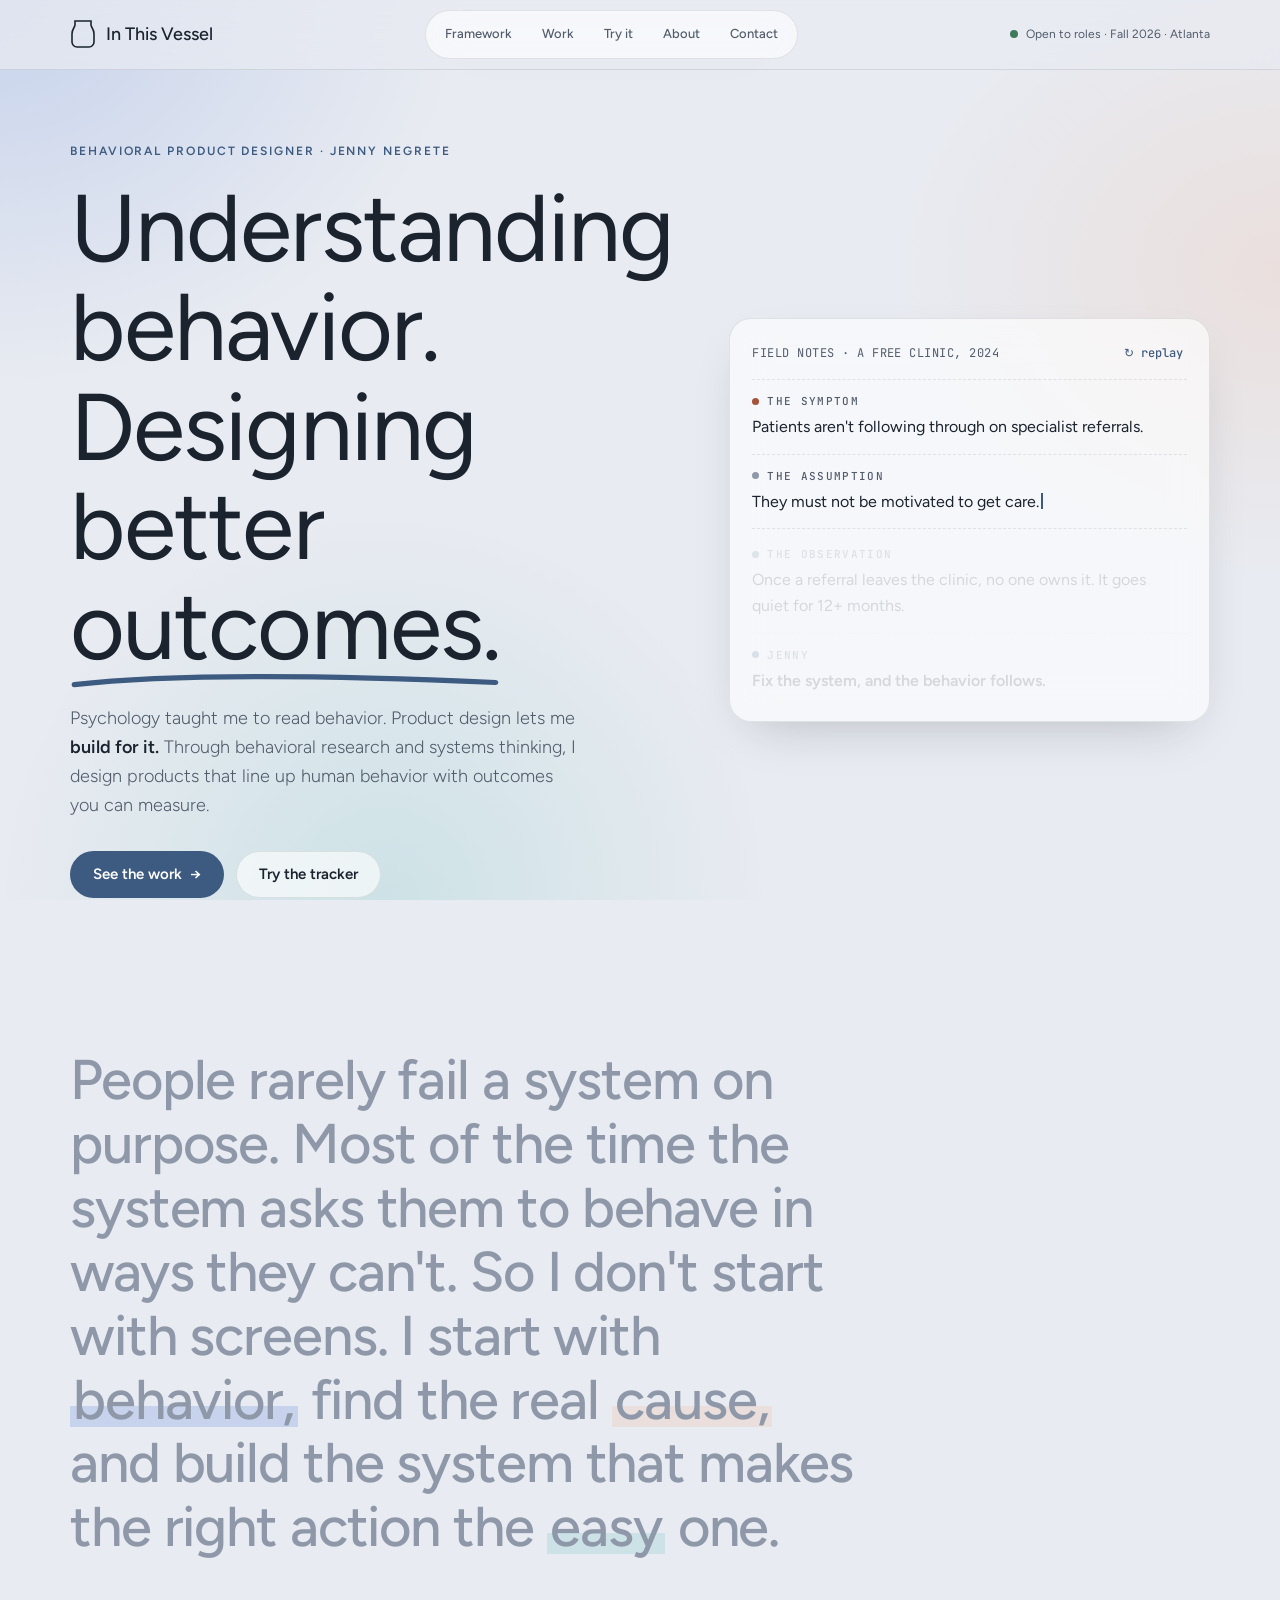
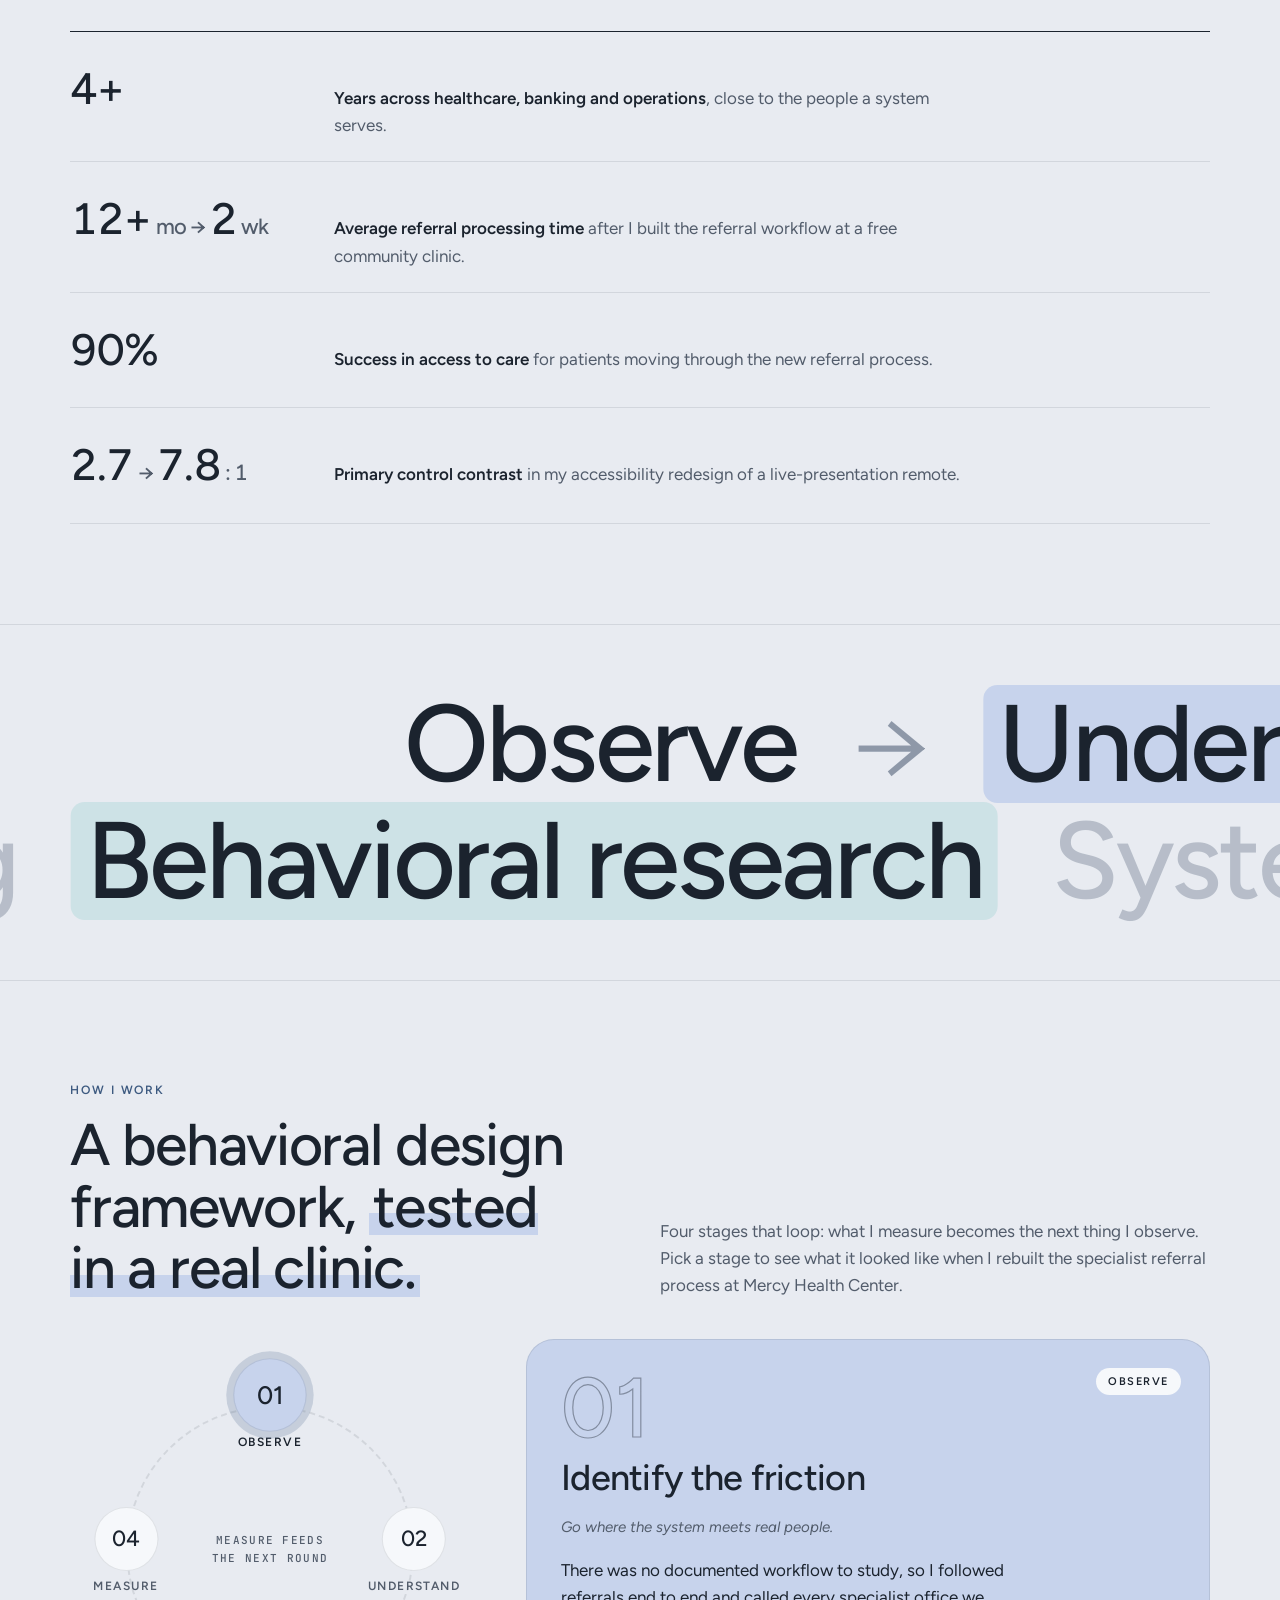
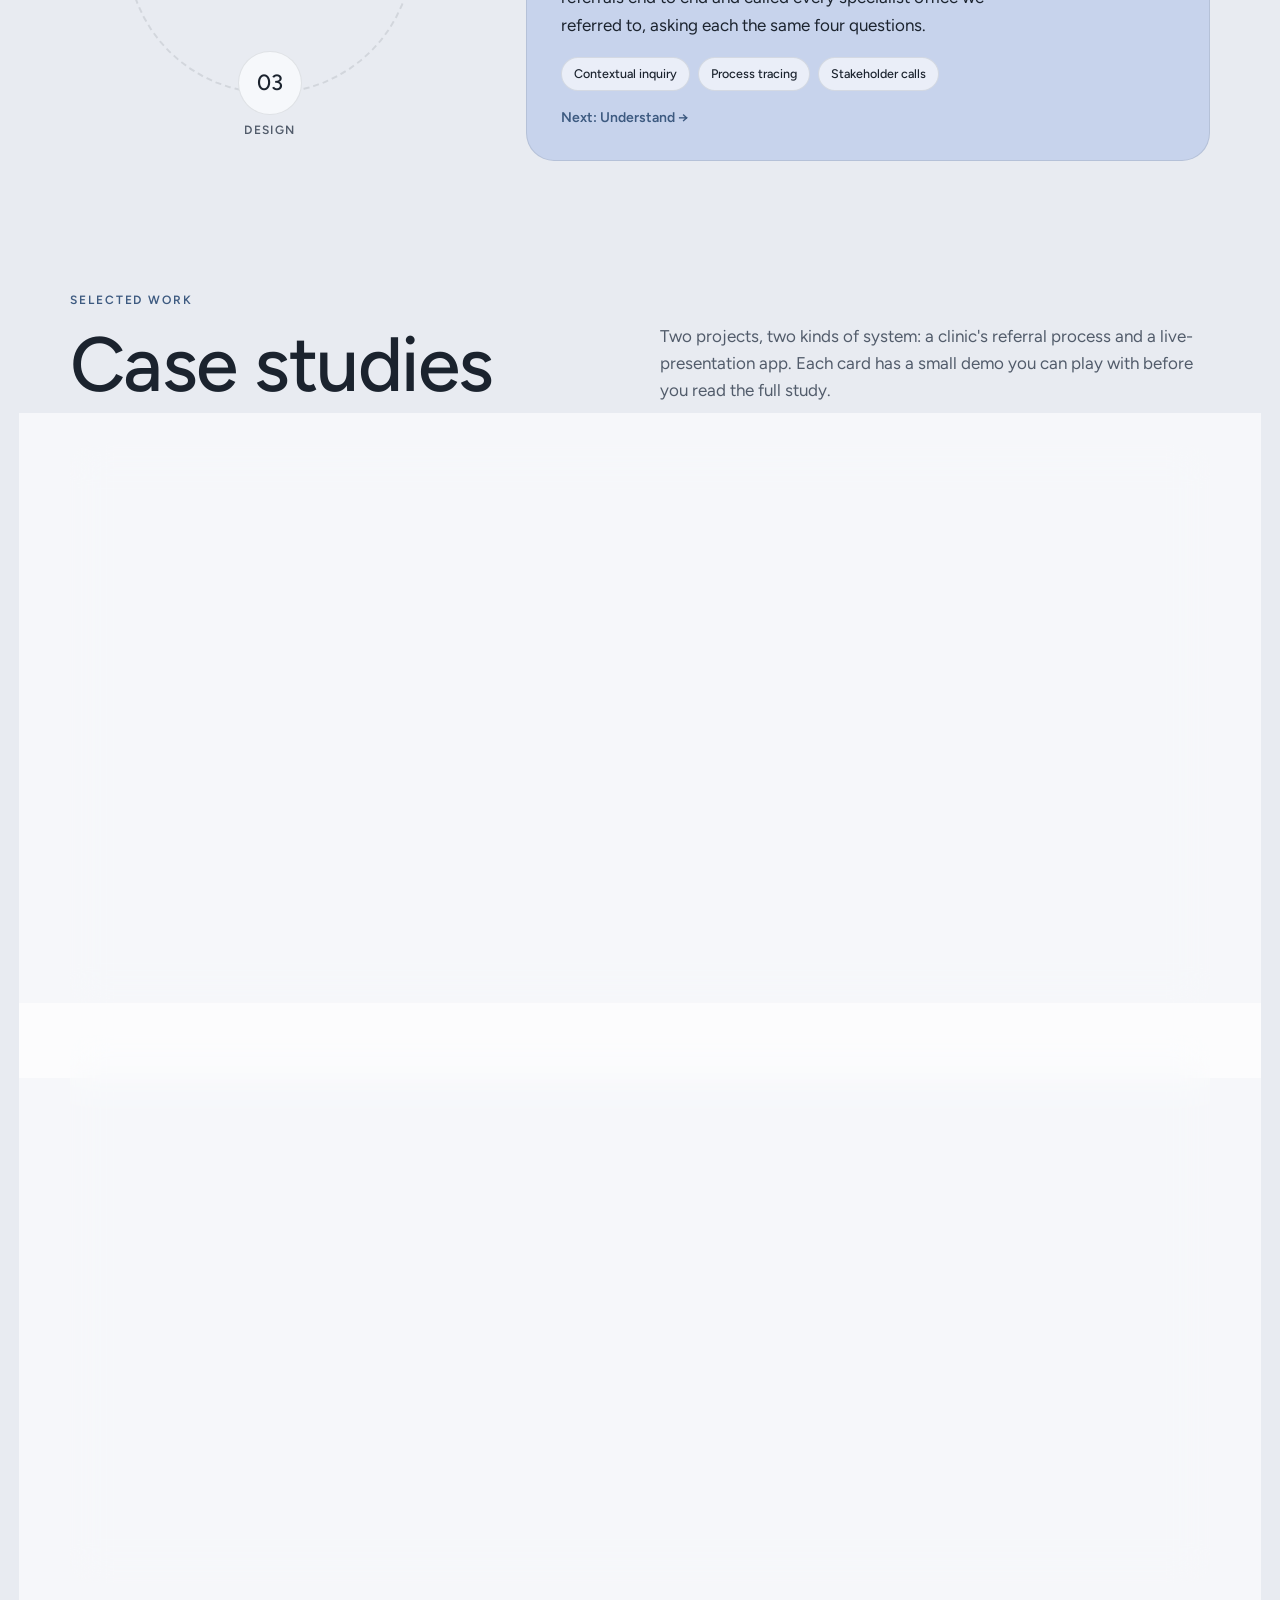
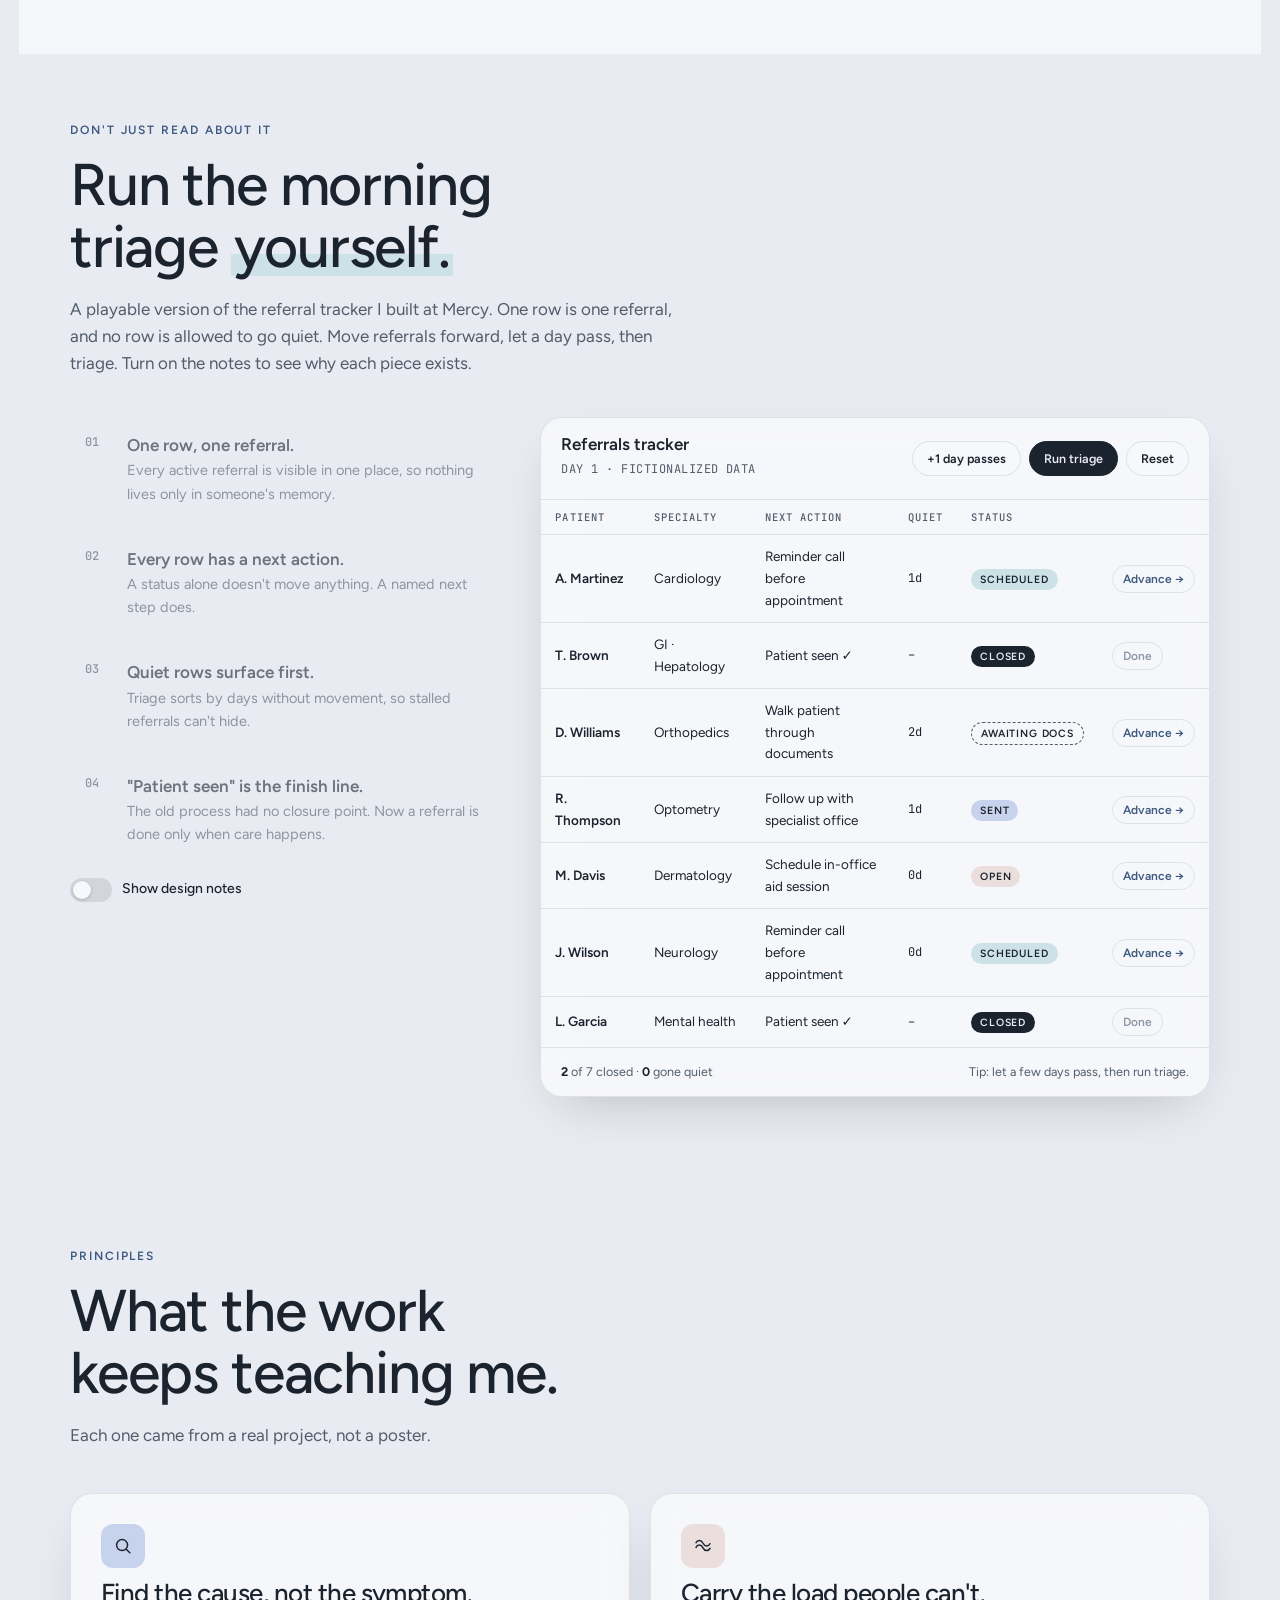
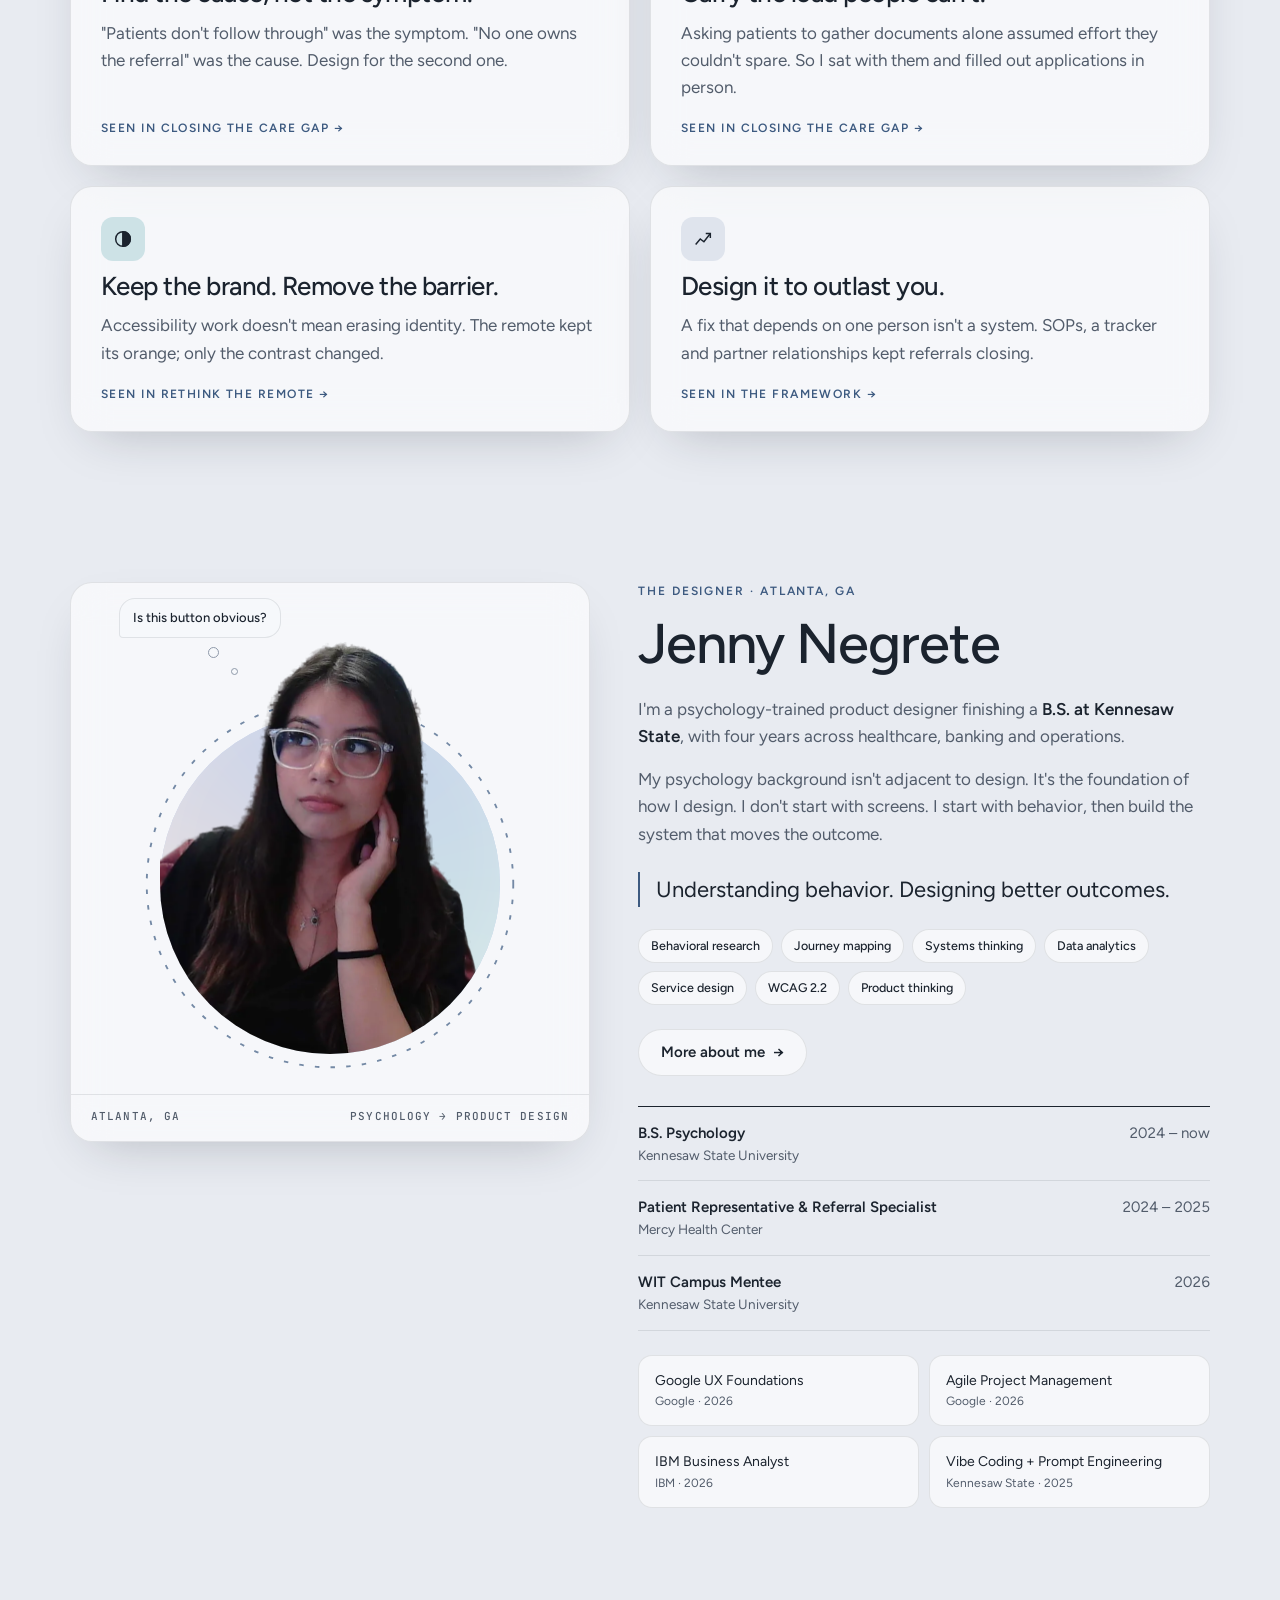
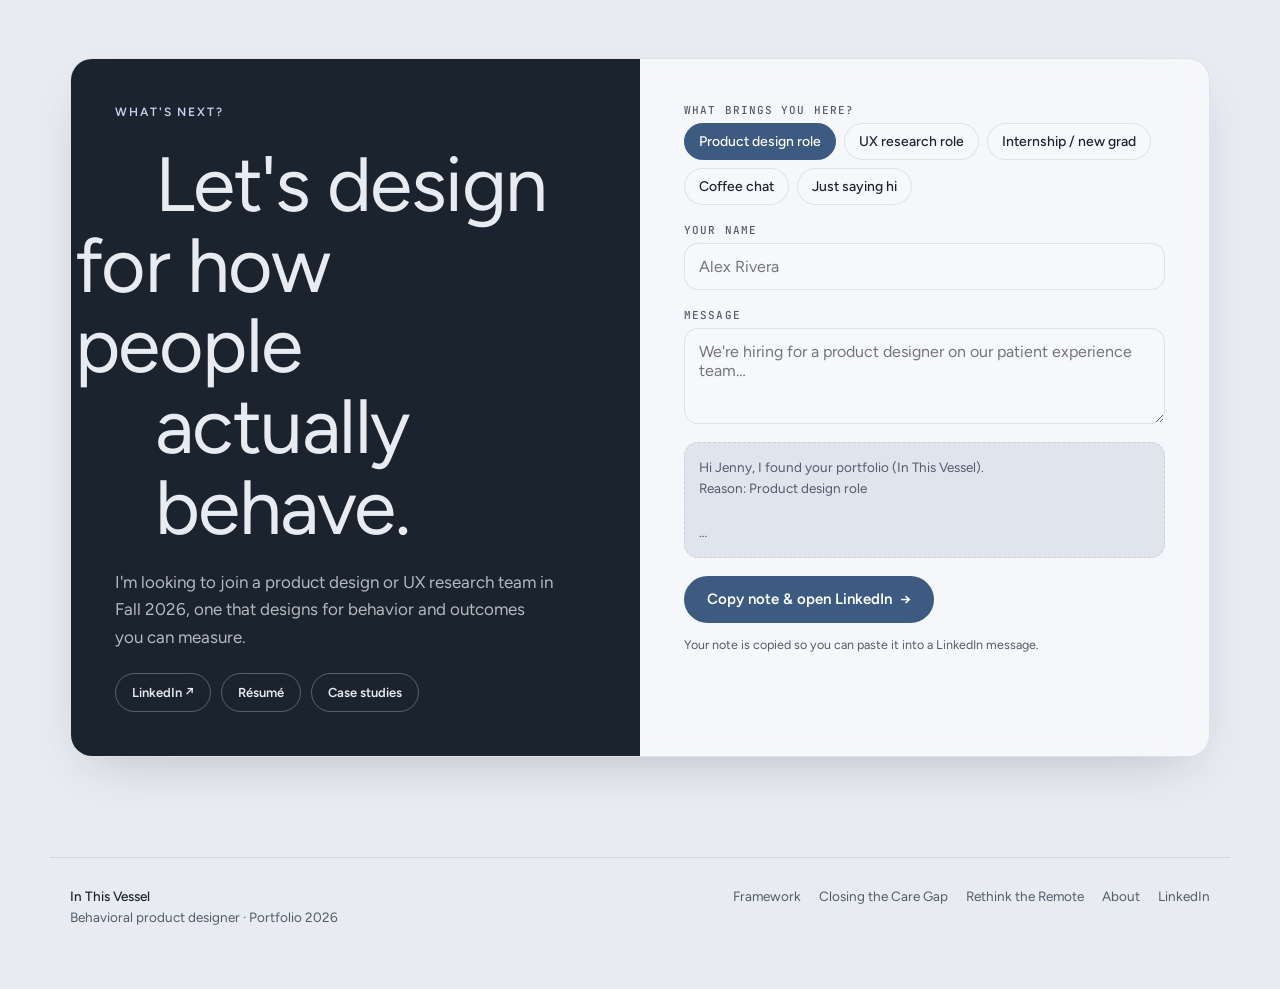
<file: index.html>
<!doctype html>
<html lang="en">
<head>
<meta charset="utf-8">
<meta name="viewport" content="width=device-width, initial-scale=1, viewport-fit=cover">
<style>body{margin:0}img{max-width:100%}[hidden]{display:none!important}:root{padding-top:env(safe-area-inset-top,0px);padding-bottom:env(safe-area-inset-bottom,0px)}</style><title>In This Vessel</title>
<meta name="claude:viewport-fit-sides" content="cover">
<meta name="description" content="Jenny Negrete, behavioral product designer in Atlanta. Understanding behavior. Designing better outcomes.">
<link rel="preconnect" href="https://fonts.googleapis.com">
<link rel="stylesheet" href="https://api.fontshare.com/v2/css?f[]=general-sans@400,500,600,700&f[]=satoshi@300,400,500,700&display=swap">
<link rel="stylesheet" href="https://fonts.googleapis.com/css2?family=Figtree:wght@300;400;500;600;700&family=JetBrains+Mono:wght@400;500&display=swap">
<style>
/* Layout: one calm column of glass panels on a misted blue-grey ground; the behavioral framework (Observe, Understand, Design, Measure) is the spine that every section hangs from. */
:root{
  --bg:#e8ebf1;
  --bg-2:#dfe4ed;
  --surface:rgba(255,255,255,.62);
  --surface-solid:#f6f8fb;
  --line:rgba(27,35,46,.1);
  --ink:#1b232e;
  --muted:#525c6b;
  --faint:#8e98a8;
  --accent:#3d5a80;
  --accent-ink:#ffffff;
  --peri:#c7d3ec;
  --blush:#eadfdd;
  --mist:#cde2e6;
  --teal:#4f7a86;
  --warn:#a5533a;
  --ok:#3f7a5a;
  --shadow:0 20px 50px -24px rgba(27,35,46,.28);
  --display:"General Sans","Satoshi","Figtree",system-ui,sans-serif;
  --body:"Satoshi","Figtree",system-ui,sans-serif;
  --mono:"JetBrains Mono",ui-monospace,"SFMono-Regular",Consolas,monospace;
  --r-lg:22px;--r-md:14px;--r-sm:999px;
}
@media (prefers-color-scheme:dark){:root:not([data-theme="light"]){
  --bg:#10151c;--bg-2:#151c25;--surface:rgba(32,40,53,.62);--surface-solid:#1b232e;--line:rgba(230,234,241,.1);
  --ink:#e6eaf1;--muted:#a3adbd;--faint:#5f6a7b;--accent:#93acd6;--accent-ink:#0f141b;
  --peri:#2c3a57;--blush:#3d3133;--mist:#1f373c;--teal:#82b4c1;--warn:#e19478;--ok:#7fc29c;
  --shadow:0 20px 50px -24px rgba(0,0,0,.6);color-scheme:dark}}
:root[data-theme="dark"]{
  --bg:#10151c;--bg-2:#151c25;--surface:rgba(32,40,53,.62);--surface-solid:#1b232e;--line:rgba(230,234,241,.1);
  --ink:#e6eaf1;--muted:#a3adbd;--faint:#5f6a7b;--accent:#93acd6;--accent-ink:#0f141b;
  --peri:#2c3a57;--blush:#3d3133;--mist:#1f373c;--teal:#82b4c1;--warn:#e19478;--ok:#7fc29c;
  --shadow:0 20px 50px -24px rgba(0,0,0,.6);color-scheme:dark}

*{box-sizing:border-box}
html{scroll-behavior:smooth}
body{background:var(--bg);color:var(--ink);font-family:var(--body);font-size:17px;line-height:1.6;font-weight:400;overflow-x:hidden;
  background-image:radial-gradient(60vw 50vw at 0% 0%,var(--peri),transparent 60%),radial-gradient(50vw 40vw at 100% 30%,var(--blush),transparent 60%),radial-gradient(50vw 50vw at 30% 100%,var(--mist),transparent 60%);
  background-attachment:fixed}
body::before{content:"";position:fixed;inset:0 0 auto;height:env(safe-area-inset-top,0px);z-index:10;background:var(--bg)}
a{color:inherit}
h1,h2,h3{font-family:var(--display);font-weight:500;line-height:1.05;letter-spacing:-.02em;text-wrap:balance;margin:0}
p{margin:0}
.wrap{max-width:1180px;margin:0 auto;padding-left:max(20px,env(safe-area-inset-left,0px));padding-right:max(20px,env(safe-area-inset-right,0px))}
.eyebrow{font-size:12px;letter-spacing:.16em;text-transform:uppercase;font-weight:600;color:var(--accent)}
.mono{font-family:var(--mono);font-size:12px;letter-spacing:.04em}
.glass{background:var(--surface);backdrop-filter:blur(18px) saturate(1.2);-webkit-backdrop-filter:blur(18px) saturate(1.2);border:1px solid var(--line);border-radius:var(--r-lg);box-shadow:var(--shadow)}
.mark{background-image:linear-gradient(var(--peri),var(--peri));background-repeat:no-repeat;background-size:100% .38em;background-position:0 88%;padding:0 .06em}
.mark.b{background-image:linear-gradient(var(--blush),var(--blush))}
.mark.m{background-image:linear-gradient(var(--mist),var(--mist))}
.btn{display:inline-flex;align-items:center;gap:.5em;font:600 15px/1 var(--body);padding:15px 22px;border-radius:var(--r-sm);text-decoration:none;border:1px solid transparent;cursor:pointer;transition:transform .2s,background .2s,box-shadow .2s}
.btn.primary{background:var(--accent);color:var(--accent-ink)}
.btn.primary:hover{transform:translateY(-2px);box-shadow:0 12px 24px -12px var(--accent)}
.btn.ghost{background:var(--surface);border-color:var(--line);color:var(--ink)}
.btn.ghost:hover{transform:translateY(-2px)}
.btn .arr{transition:transform .2s}.btn:hover .arr{transform:translateX(3px)}
:focus-visible{outline:2px solid var(--accent);outline-offset:3px;border-radius:6px}
section{position:relative}

/* NAV */
.nav{position:sticky;top:env(safe-area-inset-top,0px);z-index:20;padding-block:10px;background:color-mix(in srgb,var(--bg) 72%,transparent);backdrop-filter:blur(16px);-webkit-backdrop-filter:blur(16px);border-bottom:1px solid var(--line)}
.nav-in{display:flex;align-items:center;gap:16px;justify-content:space-between}
.brand{display:flex;align-items:center;gap:10px;text-decoration:none;font-family:var(--display);font-weight:500;font-size:18px}
.vessel{width:26px;height:30px;flex:none}
.links{display:flex;gap:2px;padding:5px;border-radius:var(--r-sm)}
.links a{font-size:13px;font-weight:500;text-decoration:none;padding:8px 14px;border-radius:var(--r-sm);color:var(--muted);transition:background .2s,color .2s}
.links a.on,.links a:hover{background:var(--surface-solid);color:var(--ink)}
.status{display:flex;align-items:center;gap:8px;font-size:12px;color:var(--muted);white-space:nowrap}
.dot{width:8px;height:8px;border-radius:50%;background:var(--ok);box-shadow:0 0 0 0 var(--ok);animation:pulse 2.4s infinite}
@keyframes pulse{0%{box-shadow:0 0 0 0 color-mix(in srgb,var(--ok) 60%,transparent)}100%{box-shadow:0 0 0 10px transparent}}
@media (max-width:860px){.links{display:none}}
@media (max-width:520px){.status span{display:none}}

/* HERO */
.hero{padding-block:72px 40px}
.hero-grid{display:grid;grid-template-columns:1.25fr 1fr;gap:56px;align-items:center}
.hero h1{font-size:clamp(46px,7.4vw,96px);font-weight:400;margin-top:18px}
.hero h1 .ul{position:relative;white-space:nowrap}
.hero h1 .ul svg{position:absolute;left:0;bottom:-.08em;width:100%;height:.22em;overflow:visible}
.hero h1 .ul path{fill:none;stroke:var(--accent);stroke-width:5;stroke-linecap:round;stroke-dasharray:420;stroke-dashoffset:420;animation:draw 1.2s .6s cubic-bezier(.6,0,.2,1) forwards}
@keyframes draw{to{stroke-dashoffset:0}}
.hero .lede{max-width:46ch;color:var(--muted);font-size:18px;margin-top:28px;font-weight:300}
.hero .lede b{color:var(--ink);font-weight:600}
.cta{display:flex;gap:12px;flex-wrap:wrap;margin-top:32px}
.notes{padding:22px 22px 18px;min-width:0}
.notes-h{display:flex;justify-content:space-between;align-items:center;color:var(--muted);padding-bottom:14px;border-bottom:1px dashed var(--line)}
.replay{background:none;border:0;color:var(--accent);cursor:pointer;font:500 12px var(--mono);padding:4px}
.note{padding:14px 0;border-bottom:1px dashed var(--line);transition:opacity .4s,transform .4s}
.note:last-child{border-bottom:0}
.note .who{display:flex;align-items:center;gap:8px;font:500 11px var(--mono);letter-spacing:.12em;text-transform:uppercase;color:var(--muted)}
.note .who i{width:7px;height:7px;border-radius:50%;display:inline-block}
.note p{margin-top:6px;font-size:16px}
.note.hid{opacity:.15;transform:translateY(4px)}
.note.me p{font-weight:600}
.caret::after{content:"";display:inline-block;width:2px;height:1em;background:var(--accent);margin-left:2px;vertical-align:-2px;animation:blink 1s steps(1) infinite}
@keyframes blink{50%{opacity:0}}
@media (max-width:900px){.hero-grid{grid-template-columns:1fr;gap:36px}.hero{padding-block:48px 24px}}

/* MANIFESTO */
.manifesto{padding-block:110px 40px}
.manifesto h2{font-size:clamp(30px,4.4vw,56px);font-weight:500;max-width:22ch;line-height:1.14}
.manifesto .w{color:var(--faint);transition:color .25s}
.manifesto .w.lit{color:var(--ink)}
.stats{margin-top:72px;border-top:1px solid var(--ink)}
.stat{display:grid;grid-template-columns:minmax(150px,240px) 1fr;gap:24px;align-items:baseline;padding:22px 0;border-bottom:1px solid var(--line)}
.stat .n{font-family:var(--display);font-size:clamp(30px,3.6vw,44px);font-weight:500;font-variant-numeric:tabular-nums;letter-spacing:-.02em}
.stat .n small{font-size:.5em;color:var(--muted);margin:0 .2em}
.stat p{color:var(--muted);max-width:58ch}
.stat p b{color:var(--ink);font-weight:600}
@media (max-width:600px){.stat{grid-template-columns:1fr;gap:4px}}

/* KINETIC */
.kinetic{padding-block:60px;overflow:hidden;border-block:1px solid var(--line);margin-top:60px}
.row{display:flex;gap:.5em;white-space:nowrap;font-family:var(--display);font-size:clamp(48px,8.5vw,120px);font-weight:500;letter-spacing:-.03em;line-height:1.08;will-change:transform}
.row span.dim{color:var(--faint);opacity:.55}
.row span.arrow{color:var(--faint);font-weight:300}
.row span.hl{background:var(--peri);border-radius:14px;padding:0 .14em}
.row span.hl.b{background:var(--blush)}.row span.hl.m{background:var(--mist)}

/* FRAMEWORK: four stages as tabs around a loop, one stage card open at a time */
.fw-intro{display:grid;grid-template-columns:1fr 1fr;gap:40px;align-items:end;padding-block:100px 40px}
.fw-intro h2{font-size:clamp(34px,4.6vw,60px)}
.fw-intro p{color:var(--muted);max-width:52ch}
@media (max-width:800px){.fw-intro{grid-template-columns:1fr;gap:16px}}
.fw{display:grid;grid-template-columns:minmax(0,400px) minmax(0,1fr);gap:56px;align-items:center;padding-bottom:20px}
@media (max-width:860px){.fw{grid-template-columns:1fr;gap:28px}}
.loop{position:relative;width:100%;max-width:400px;aspect-ratio:1;margin-inline:auto}
.loop::before{content:"";position:absolute;inset:14%;border-radius:50%;border:2px dashed var(--line)}
.loop .orbit{position:absolute;inset:14%;border-radius:50%;transition:transform .8s cubic-bezier(.6,0,.3,1)}
.loop .orbit::after{content:"";position:absolute;left:50%;top:0;width:12px;height:12px;margin:-6px 0 0 -6px;border-radius:50%;background:var(--accent)}
.loop .hub{position:absolute;inset:0;display:grid;place-items:center;text-align:center;font:500 11px/1.6 var(--mono);letter-spacing:.12em;text-transform:uppercase;color:var(--muted);pointer-events:none}
.loop [role="tab"]{position:absolute;left:var(--x);top:var(--y);transform:translate(-50%,-50%);display:flex;flex-direction:column;align-items:center;gap:8px;border:0;background:none;padding:0;cursor:pointer;font:600 12px var(--body);letter-spacing:.12em;text-transform:uppercase;color:var(--muted)}
.loop [role="tab"] span{width:64px;height:64px;border-radius:50%;display:grid;place-items:center;font:500 22px var(--display);letter-spacing:0;color:var(--ink);background:var(--surface-solid);border:1px solid var(--line);transition:transform .3s,background .3s,box-shadow .3s}
.loop [role="tab"]:hover span{transform:scale(1.06)}
.loop [role="tab"][aria-selected="true"]{color:var(--ink)}
.loop [role="tab"][aria-selected="true"] span{background:var(--c);transform:scale(1.15);box-shadow:0 0 0 6px color-mix(in srgb,var(--accent) 20%,transparent)}
@media (max-width:860px){.loop{max-width:320px}.loop [role="tab"] span{width:54px;height:54px;font-size:19px}}
.card-fw{border-radius:28px;padding:34px;display:flex;flex-direction:column;gap:18px;min-height:400px;border:1px solid var(--line);position:relative;overflow:hidden;background:var(--c);animation:stage-in .45s cubic-bezier(.2,.8,.2,1)}
@keyframes stage-in{from{opacity:0;transform:translateY(12px)}}
.card-fw .go{align-self:flex-start;border:0;background:none;padding:0;cursor:pointer;font:600 14px var(--body);color:var(--accent)}
.card-fw .go:hover{text-decoration:underline}
.card-fw .num{font-family:var(--display);font-size:84px;line-height:.8;font-weight:500;color:transparent;-webkit-text-stroke:1.2px var(--ink);opacity:.4}
.card-fw .tag{position:absolute;top:28px;right:28px;font:600 11px var(--body);letter-spacing:.14em;text-transform:uppercase;background:var(--surface-solid);padding:7px 12px;border-radius:var(--r-sm)}
.card-fw h3{font-size:36px}
.card-fw .q{font-size:15px;color:var(--muted);font-style:italic}
.card-fw p{max-width:44ch}
.chips{display:flex;flex-wrap:wrap;gap:8px;margin-top:auto}
.chip{font-size:12.5px;font-weight:500;padding:6px 12px;border-radius:var(--r-sm);background:var(--surface);border:1px solid var(--line)}

/* WORK */
.work-h{padding-block:110px 40px;display:grid;grid-template-columns:1fr 1fr;gap:40px;align-items:end}
.work-h h2{font-size:clamp(40px,6vw,84px)}
.work-h p{color:var(--muted);max-width:50ch}
@media (max-width:800px){.work-h{grid-template-columns:1fr;gap:16px}}
.case{display:grid;grid-template-columns:1fr 1.15fr;gap:0;overflow:hidden;margin-bottom:28px}
.case-copy{padding:40px;display:flex;flex-direction:column;gap:18px;min-width:0}
.case-meta{display:flex;flex-wrap:wrap;gap:8px}
.case-meta span{font:600 11px var(--body);letter-spacing:.12em;text-transform:uppercase;color:var(--muted);border:1px solid var(--line);padding:6px 10px;border-radius:var(--r-sm)}
.case h3{font-size:clamp(34px,4vw,52px)}
.case-copy > p{color:var(--muted)}
.case .tagline{font-family:var(--display);font-size:20px;color:var(--ink)}
.metric{display:flex;align-items:center;gap:18px;padding:18px 0;border-block:1px solid var(--line)}
.metric div{display:flex;flex-direction:column}
.metric small{font:500 11px var(--mono);letter-spacing:.1em;color:var(--muted);text-transform:uppercase}
.metric strong{font-family:var(--display);font-size:30px;font-weight:500;font-variant-numeric:tabular-nums}
.metric .before strong{color:var(--faint);text-decoration:line-through;text-decoration-thickness:2px}
.metric .to{color:var(--faint);font-size:22px}
.read{margin-top:auto;font:600 13px var(--body);letter-spacing:.12em;text-transform:uppercase;text-decoration:none;display:inline-flex;align-items:center;gap:10px;color:var(--accent)}
.read:hover .arr{transform:translateX(4px)}.read .arr{transition:transform .2s}
.case-demo{background:var(--bg-2);padding:28px;display:flex;flex-direction:column;gap:16px;min-width:0;border-left:1px solid var(--line)}
.seg{display:inline-flex;background:var(--surface);border:1px solid var(--line);border-radius:var(--r-sm);padding:4px;align-self:flex-start}
.seg button{border:0;background:none;font:600 13px var(--body);padding:8px 16px;border-radius:var(--r-sm);cursor:pointer;color:var(--muted)}
.seg button[aria-pressed="true"]{background:var(--ink);color:var(--bg)}
.demo-cap{font-size:12.5px;color:var(--muted)}
@media (max-width:900px){.case{grid-template-columns:1fr}.case-demo{border-left:0;border-top:1px solid var(--line)}.case-copy{padding:28px}}

/* journey */
.journey{display:grid;grid-template-columns:repeat(3,1fr);gap:10px}
.stage{background:var(--surface-solid);border:1px solid var(--line);border-radius:var(--r-md);padding:14px;display:flex;flex-direction:column;gap:6px;transition:border-color .35s,background .35s;min-width:0}
.stage .k{font:500 10.5px var(--mono);letter-spacing:.1em;color:var(--muted);text-transform:uppercase;display:flex;justify-content:space-between;gap:6px}
.stage b{font-family:var(--display);font-weight:500;font-size:15.5px;line-height:1.2}
.stage p{font-size:12.5px;color:var(--muted);line-height:1.4}
.owner{align-self:flex-start;font:600 10.5px var(--body);letter-spacing:.08em;text-transform:uppercase;padding:4px 8px;border-radius:var(--r-sm);background:var(--mist);margin-top:auto}
.owner.none{background:transparent;color:var(--warn);border:1px dashed var(--warn)}
.stage.bad{border-color:color-mix(in srgb,var(--warn) 45%,transparent)}
@media (max-width:560px){.journey{grid-template-columns:1fr 1fr}}

/* phone */
.phone-stage{display:grid;grid-template-columns:auto 1fr;gap:22px;align-items:start}
.phone{width:230px;border-radius:34px;background:#121417;padding:12px;box-shadow:var(--shadow);border:1px solid #2a2e35}
.screen{border-radius:24px;background:#1a1d22;color:#eef0f3;padding:14px 12px;display:flex;flex-direction:column;gap:10px;font-family:system-ui,-apple-system,"Segoe UI",sans-serif;overflow:hidden}
.scr-top{display:flex;justify-content:space-between;font-size:11px;color:#9aa0a8}
.slide{border-radius:12px;background:#000;aspect-ratio:16/9;display:grid;place-items:center;text-align:center;font-size:9px;letter-spacing:.06em;padding:8px;position:relative;border:2px solid transparent}
.live{position:absolute;top:6px;left:6px;font-size:8px;font-weight:800;letter-spacing:.1em;background:#fff;color:#111;padding:2px 5px;border-radius:4px}
.ctrls{display:grid;grid-template-columns:1fr 1.4fr;gap:8px}
.ctrls button{border:0;border-radius:12px;padding:12px 8px;font-weight:700;font-size:calc(12px * var(--ts,1));cursor:default;font-family:inherit;min-width:0}
.rail{display:grid;grid-template-columns:repeat(4,1fr);gap:4px;border-top:1px solid #2a2e35;padding-top:8px}
.rail div{display:flex;flex-direction:column;align-items:center;gap:3px;font-size:calc(9px * var(--ts,1));color:#c9ced6;min-width:0;text-align:center;line-height:1.15}
.rail svg{width:16px;height:16px;stroke:#c9ced6;fill:none;stroke-width:1.8}
.phone.before .ctrls button{background:#f57c2a;color:#fff;white-space:nowrap;overflow:hidden;text-overflow:ellipsis}
.phone.before .rail span{display:none}
.phone.before .live{display:none}
.phone.before .slide.on{border-color:#f57c2a}
.phone.after .ctrls button{background:#ff9f5e;color:#1b232e;white-space:normal}
.phone.after .slide.on{border-color:#ff9f5e}
.ratio{font-family:var(--display);font-size:40px;font-weight:500;font-variant-numeric:tabular-nums;line-height:1}
.ratio-k{font:500 11px var(--mono);letter-spacing:.1em;color:var(--muted);text-transform:uppercase}
.verdict{display:inline-block;font:600 11px var(--body);letter-spacing:.1em;text-transform:uppercase;padding:5px 10px;border-radius:var(--r-sm);margin-top:8px}
.verdict.fail{color:var(--warn);border:1px dashed var(--warn)}
.verdict.pass{background:var(--mist);color:var(--ink)}
.side-info{display:flex;flex-direction:column;gap:20px;min-width:0}
.side-info label{font:500 11px var(--mono);letter-spacing:.1em;color:var(--muted);text-transform:uppercase;display:flex;justify-content:space-between}
input[type=range]{width:100%;accent-color:var(--accent)}
.fixes{display:flex;flex-direction:column;gap:8px;font-size:13.5px;color:var(--muted);padding:0;margin:0;list-style:none}
.fixes li{display:flex;gap:8px}
.fixes li::before{content:"";flex:none;width:6px;height:6px;border-radius:50%;background:var(--accent);margin-top:.55em}
@media (max-width:560px){.phone-stage{grid-template-columns:1fr;justify-items:center}.side-info{width:100%}}

/* TRACKER DEMO */
.try{padding-block:110px 40px}
.try-grid{display:grid;grid-template-columns:.9fr 1.4fr;gap:40px;align-items:start;margin-top:40px}
.try h2{font-size:clamp(34px,4.6vw,60px);max-width:16ch}
.try .lede{color:var(--muted);max-width:56ch;margin-top:18px}
.decisions{display:flex;flex-direction:column;gap:10px;counter-reset:d}
.dec{display:grid;grid-template-columns:30px 1fr;gap:12px;padding:14px;border-radius:var(--r-md);border:1px solid transparent;transition:background .3s,border-color .3s,opacity .3s;opacity:.6}
.dec .i{font:500 12px var(--mono);color:var(--muted);padding-top:2px}
.dec b{font-weight:600}
.dec p{font-size:14.5px;color:var(--muted)}
.annot .dec{opacity:1;background:var(--surface);border-color:var(--line)}
.annot .dec.flash{border-color:var(--accent)}
.toggle{display:flex;align-items:center;gap:10px;font-size:14px;font-weight:500;cursor:pointer;margin-top:16px;user-select:none}
.toggle input{appearance:none;width:42px;height:24px;border-radius:24px;background:var(--line);position:relative;cursor:pointer;transition:background .2s;margin:0}
.toggle input::after{content:"";position:absolute;top:3px;left:3px;width:18px;height:18px;border-radius:50%;background:var(--surface-solid);box-shadow:0 1px 3px rgba(0,0,0,.2);transition:transform .2s}
.toggle input:checked{background:var(--accent)}
.toggle input:checked::after{transform:translateX(18px)}
.tracker{overflow:hidden;min-width:0}
.tr-head{display:flex;justify-content:space-between;align-items:center;gap:12px;flex-wrap:wrap;padding:18px 20px;border-bottom:1px solid var(--line)}
.tr-head h3{font-size:17px;font-weight:600;font-family:var(--body);letter-spacing:0}
.tr-head .mono{color:var(--muted)}
.tr-actions{display:flex;gap:8px;flex-wrap:wrap}
.sbtn{font:600 12.5px var(--body);padding:9px 14px;border-radius:var(--r-sm);border:1px solid var(--line);background:var(--surface-solid);color:var(--ink);cursor:pointer;transition:transform .15s}
.sbtn:hover{transform:translateY(-1px)}
.sbtn.dark{background:var(--ink);color:var(--bg);border-color:var(--ink)}
.tbl-wrap{overflow-x:auto}
table{width:100%;border-collapse:collapse;font-size:13.5px;min-width:620px}
th{text-align:left;font:500 10.5px var(--mono);letter-spacing:.1em;text-transform:uppercase;color:var(--muted);padding:10px 14px;border-bottom:1px solid var(--line)}
td{padding:11px 14px;border-bottom:1px solid var(--line);vertical-align:middle}
tr{transition:background .4s}
tr.stale td{background:color-mix(in srgb,var(--warn) 9%,transparent)}
tr.moved td{animation:flashrow 1s}
@keyframes flashrow{0%{background:var(--peri)}100%{background:transparent}}
.quiet{font-variant-numeric:tabular-nums;font-family:var(--mono);font-size:12px}
tr.stale .quiet{color:var(--warn);font-weight:500}
.st{font:600 10.5px var(--body);letter-spacing:.08em;text-transform:uppercase;padding:4px 9px;border-radius:var(--r-sm);white-space:nowrap}
.st.OPEN{background:var(--blush)}
.st.AWAITING{background:transparent;border:1px dashed var(--muted)}
.st.SENT{background:var(--peri)}
.st.SCHEDULED{background:var(--mist)}
.st.CLOSED{background:var(--ink);color:var(--bg)}
.adv{font:600 12px var(--body);border:1px solid var(--line);background:none;color:var(--accent);border-radius:var(--r-sm);padding:6px 10px;cursor:pointer;white-space:nowrap}
.adv:disabled{color:var(--faint);cursor:default}
.tr-foot{display:flex;justify-content:space-between;gap:12px;flex-wrap:wrap;padding:14px 20px;font-size:12.5px;color:var(--muted)}
.tr-foot b{color:var(--ink)}
@media (max-width:1100px){.try-grid{grid-template-columns:1fr}.decisions{display:grid;grid-template-columns:1fr 1fr}}
@media (max-width:600px){.decisions{grid-template-columns:1fr}}

/* PRINCIPLES */
.rules{padding-block:110px 40px}
.rules h2{font-size:clamp(34px,4.6vw,60px);max-width:18ch}
.rules > .wrap > p{color:var(--muted);max-width:56ch;margin-top:18px}
.rule-grid{display:grid;grid-template-columns:repeat(2,1fr);gap:20px;margin-top:44px}
.rule{padding:30px;display:flex;flex-direction:column;gap:12px;transition:transform .3s,box-shadow .3s}
.rule:hover{transform:translateY(-4px)}
.rule h3{font-size:26px}
.rule p{color:var(--muted)}
.rule a{margin-top:auto;padding-top:8px;font:600 12px var(--body);letter-spacing:.12em;text-transform:uppercase;color:var(--accent);text-decoration:none}
.rule a:hover{text-decoration:underline}
.rule .glyph{width:44px;height:44px;border-radius:12px;display:grid;place-items:center}
.rule:nth-child(1) .glyph{background:var(--peri)}.rule:nth-child(2) .glyph{background:var(--blush)}.rule:nth-child(3) .glyph{background:var(--mist)}.rule:nth-child(4) .glyph{background:var(--bg-2)}
.glyph svg{width:22px;height:22px;stroke:var(--ink);fill:none;stroke-width:1.6}
@media (max-width:760px){.rule-grid{grid-template-columns:1fr}}

/* ABOUT */
.about{padding-block:110px 40px}
.about-grid{display:grid;grid-template-columns:1fr 1.1fr;gap:48px;align-items:start}
.hs-card{display:flex;flex-direction:column;align-items:center;min-width:0;padding:56px 20px 0;overflow:hidden}
.headshot{--size:min(340px,72vw);--hx:0;--hy:0;position:relative;width:var(--size);height:calc(var(--size)*1.22);outline:none}
.headshot:focus-visible{outline:2px solid var(--accent);outline-offset:8px;border-radius:12px}
.hs-circle{position:absolute;left:0;bottom:0;width:var(--size);height:var(--size);border-radius:50%;overflow:hidden;background:var(--peri);animation:hs-pop .9s cubic-bezier(.34,1.56,.64,1) both}
.hs-circle::before{content:"";position:absolute;inset:-25%;background:conic-gradient(from 0deg,var(--peri),var(--mist),var(--blush),var(--peri));filter:blur(18px);animation:hs-spin 14s linear infinite}
.hs-circle::after{content:"";position:absolute;inset:0;border-radius:50%;box-shadow:inset 0 -30px 60px rgba(255,255,255,.18)}
.hs-clip{position:absolute;left:0;bottom:0;width:var(--size);height:100%;border-bottom-left-radius:calc(var(--size)/2);border-bottom-right-radius:calc(var(--size)/2);overflow:hidden}
.hs-photos{position:absolute;inset:0;animation:hs-rise 1.1s .25s cubic-bezier(.22,1.2,.36,1) both}
.hs-photo{position:absolute;left:50%;bottom:calc(var(--size)*-.04);width:calc(var(--size)*1.32);height:auto;max-width:none;translate:calc(-50% + var(--hx)*6px) calc(var(--hy)*4px);transition:translate .5s cubic-bezier(.2,.8,.2,1),opacity .45s ease;user-select:none;-webkit-user-drag:none}
.hs-smile,.headshot.near .hs-think{opacity:0}
.headshot.near .hs-smile{opacity:1}
.hs-ring{position:absolute;left:calc(var(--size)*-.05);bottom:calc(var(--size)*-.05);width:calc(var(--size)*1.1);height:calc(var(--size)*1.1);overflow:visible;pointer-events:none;transition:rotate 1.2s cubic-bezier(.2,.8,.2,1)}
.headshot.near .hs-ring{rotate:25deg}
.hs-ring circle{fill:none;stroke:var(--accent);stroke-width:.5;stroke-dasharray:1.2 3;opacity:.7;transform-origin:center;animation:hs-spin 40s linear infinite reverse}
.hs-bubble{position:absolute;left:calc(var(--size)*-.12);top:calc(var(--size)*-.12);z-index:2;max-width:50%;padding:10px 13px;border:1px solid var(--line);border-radius:16px 16px 16px 4px;background:var(--surface-solid);color:var(--ink);font:500 13px/1.35 var(--body);box-shadow:var(--shadow);transition:opacity .3s,translate .3s}
.hs-bubble.swap{opacity:0;translate:0 4px}
@media (max-width:520px){.hs-bubble{left:calc(var(--size)*-.04)}}
.hs-dots{transition:opacity .3s}
.headshot.near .hs-dots{opacity:0}
.hs-dots i{position:absolute;z-index:2;border-radius:50%;background:var(--surface-solid);border:1px solid var(--faint);animation:hs-bob 2.4s ease-in-out infinite}
.hs-dots i:first-child{left:14%;top:2%;width:11px;height:11px}
.hs-dots i:last-child{left:21%;top:7%;width:7px;height:7px;animation-delay:.3s}
.hs-cursor{position:absolute;left:0;top:0;z-index:3;pointer-events:none;opacity:0;scale:.6;transform-origin:0 0;transition:opacity .2s,scale .35s cubic-bezier(.34,1.56,.64,1)}
.hs-cursor.on{opacity:1;scale:1}
.hs-cursor svg{display:block;filter:drop-shadow(0 2px 3px rgba(0,0,0,.25))}
.hs-cursor path{fill:var(--accent);stroke:#fff;stroke-width:1.5;stroke-linejoin:round}
.hs-cursor span{position:absolute;left:14px;top:16px;padding:3px 8px;border-radius:4px 10px 10px 10px;background:var(--accent);color:var(--accent-ink);font-size:11px;font-weight:600;white-space:nowrap}
.hs-cursor b{position:absolute;left:18px;top:-24px;font-size:26px;font-weight:400;transform-origin:70% 80%}
.hs-cursor.on b{animation:hs-wave 1.2s .15s ease-in-out 2}
.hs-f{align-self:stretch;display:flex;justify-content:space-between;gap:16px;flex-wrap:wrap;margin:40px -20px 0;padding:14px 20px 18px;border-top:1px solid var(--line)}
.hs-f .mono{font:500 11px var(--mono);letter-spacing:.1em;text-transform:uppercase;color:var(--muted)}
@keyframes hs-pop{from{transform:scale(.6);opacity:0}}
@keyframes hs-spin{to{rotate:360deg}}
@keyframes hs-rise{from{transform:translateY(40%);opacity:0}}
@keyframes hs-wave{15%,45%{rotate:14deg}30%,60%{rotate:-8deg}75%{rotate:0deg}}
@keyframes hs-bob{50%{translate:0 -3px}}
.skills{display:flex;flex-wrap:wrap;gap:8px;margin-top:22px}
.more{display:inline-flex;margin-top:24px}
.about h2{font-size:clamp(34px,4.4vw,56px)}
.about .bio{display:flex;flex-direction:column;gap:16px;color:var(--muted);margin-top:22px;max-width:58ch}
.about .bio strong{color:var(--ink);font-weight:600}
.pull{font-family:var(--display);font-size:22px;color:var(--ink);border-left:2px solid var(--accent);padding-left:16px;margin-top:8px}
.timeline{margin-top:30px;border-top:1px solid var(--ink)}
.tl{display:flex;justify-content:space-between;gap:16px;padding:14px 0;border-bottom:1px solid var(--line);font-size:15px}
.tl span{color:var(--muted);font-variant-numeric:tabular-nums;white-space:nowrap}
.tl b{font-weight:600}
.tl em{font-style:normal;color:var(--muted);display:block;font-size:13.5px}
.certs{display:grid;grid-template-columns:1fr 1fr;gap:10px;margin-top:24px}
.cert{padding:14px 16px;border-radius:var(--r-md);background:var(--surface);border:1px solid var(--line);font-size:14px}
.cert small{display:block;color:var(--muted);font-size:12px}
@media (max-width:900px){.about-grid{grid-template-columns:1fr}}
@media (max-width:480px){.certs{grid-template-columns:1fr}}

/* CONTACT */
.contact{padding-block:110px 60px}
.contact-card{display:grid;grid-template-columns:1fr 1fr;gap:0;overflow:hidden}
.contact-l{padding:44px;display:flex;flex-direction:column;gap:22px;background:var(--ink);color:var(--bg)}
.contact-l .eyebrow{color:var(--peri)}
.contact-l h2{font-size:clamp(44px,6vw,80px);font-weight:400}
.contact-l h2 .ln{display:block;transition:transform .5s cubic-bezier(.2,.8,.2,1)}
.contact-l p{opacity:.75;max-width:40ch}
.contact-l .links2{display:flex;gap:10px;flex-wrap:wrap;margin-top:auto}
.contact-l .links2 a{font:600 13px var(--body);padding:11px 16px;border-radius:var(--r-sm);border:1px solid color-mix(in srgb,var(--bg) 30%,transparent);text-decoration:none}
.contact-l .links2 a:hover{background:color-mix(in srgb,var(--bg) 12%,transparent)}
.contact-r{padding:44px;display:flex;flex-direction:column;gap:18px;min-width:0}
.pick{display:flex;flex-wrap:wrap;gap:8px}
.pick button{font:500 14px var(--body);padding:9px 14px;border-radius:var(--r-sm);border:1px solid var(--line);background:var(--surface-solid);color:var(--ink);cursor:pointer;transition:background .2s,color .2s}
.pick button[aria-pressed="true"]{background:var(--accent);color:var(--accent-ink);border-color:var(--accent)}
.field{display:flex;flex-direction:column;gap:6px}
.field label{font:500 11px var(--mono);letter-spacing:.1em;color:var(--muted);text-transform:uppercase}
.field input,.field textarea{font:400 16px var(--body);padding:13px 14px;border-radius:var(--r-md);border:1px solid var(--line);background:var(--surface-solid);color:var(--ink);resize:vertical}
.field textarea{min-height:96px}
.preview{font-size:13.5px;color:var(--muted);background:var(--bg-2);border-radius:var(--r-md);padding:14px;white-space:pre-wrap;border:1px dashed var(--line)}
.send-row{display:flex;gap:12px;align-items:center;flex-wrap:wrap}
.fine{font-size:12.5px;color:var(--muted)}
@media (max-width:860px){.contact-card{grid-template-columns:1fr}.contact-l,.contact-r{padding:30px}}

footer{padding-block:40px 60px;color:var(--muted);font-size:13.5px}
.foot{display:flex;justify-content:space-between;gap:24px;flex-wrap:wrap;border-top:1px solid var(--line);padding-top:28px}
.foot a{text-decoration:none}.foot a:hover{color:var(--ink)}
.foot nav{display:flex;gap:18px;flex-wrap:wrap}

.reveal{transition:transform .8s cubic-bezier(.2,.8,.2,1),opacity .8s}
.reveal.pre{transform:translateY(24px);opacity:.001}

@media (prefers-reduced-motion:reduce){
  *,*::before,*::after{animation-duration:.001ms!important;animation-iteration-count:1!important;transition-duration:.001ms!important;scroll-behavior:auto!important}
  .reveal.pre{transform:none;opacity:1}
}
</style>

<div class="nav">
  <div class="wrap nav-in">
    <a class="brand" href="#top" aria-label="In This Vessel, back to top">
      <svg class="vessel" viewBox="0 0 26 30" aria-hidden="true">
        <defs><clipPath id="vclip"><path d="M5 2h16v4c0 2 3 4 3 9v8a5 5 0 0 1-5 5H7a5 5 0 0 1-5-5v-8c0-5 3-7 3-9z"/></clipPath></defs>
        <g clip-path="url(#vclip)"><rect id="vfill" x="0" y="30" width="26" height="30" fill="var(--accent)" opacity=".55"/></g>
        <path d="M5 2h16v4c0 2 3 4 3 9v8a5 5 0 0 1-5 5H7a5 5 0 0 1-5-5v-8c0-5 3-7 3-9z" fill="none" stroke="var(--ink)" stroke-width="1.6"/>
      </svg>
      In This Vessel
    </a>
    <nav class="links glass" aria-label="Sections">
      <a href="#how">Framework</a><a href="#work">Work</a><a href="#try">Try it</a><a href="#about">About</a><a href="#contact">Contact</a>
    </nav>
    <div class="status"><i class="dot"></i><span>Open to roles · Fall 2026 · Atlanta</span></div>
  </div>
</div>

<main id="top">
  <!-- HERO -->
  <section class="hero">
    <div class="wrap hero-grid">
      <div>
        <div class="eyebrow">Behavioral product designer · Jenny Negrete</div>
        <h1>Understanding behavior. Designing better <span class="ul">outcomes.<svg viewBox="0 0 400 20" preserveAspectRatio="none" aria-hidden="true"><path d="M4 14 C 90 4, 220 4, 396 12"/></svg></span></h1>
        <p class="lede">Psychology taught me to read behavior. Product design lets me <b>build for it.</b> Through behavioral research and systems thinking, I design products that line up human behavior with outcomes you can measure.</p>
        <div class="cta">
          <a class="btn primary" href="#work">See the work <span class="arr">→</span></a>
          <a class="btn ghost" href="#try">Try the tracker</a>
        </div>
      </div>
      <aside class="notes glass" aria-label="Field notes from a real project">
        <div class="notes-h"><span class="mono">FIELD NOTES · A FREE CLINIC, 2024</span><button class="replay" id="replay" type="button">↻ replay</button></div>
        <div class="note" data-i="0"><div class="who"><i style="background:var(--warn)"></i>The symptom</div><p>Patients aren't following through on specialist referrals.</p></div>
        <div class="note" data-i="1"><div class="who"><i style="background:var(--faint)"></i>The assumption</div><p>They must not be motivated to get care.</p></div>
        <div class="note" data-i="2"><div class="who"><i style="background:var(--teal)"></i>The observation</div><p>Once a referral leaves the clinic, no one owns it. It goes quiet for 12+ months.</p></div>
        <div class="note me" data-i="3"><div class="who"><i style="background:var(--accent)"></i>Jenny</div><p>Fix the system, and the behavior follows.</p></div>
      </aside>
    </div>
  </section>

  <!-- MANIFESTO -->
  <section class="manifesto" aria-label="What I believe">
    <div class="wrap">
      <h2 id="manifesto">People rarely fail a system on purpose. Most of the time the system asks them to behave in ways they can't. So I don't start with screens. I start with behavior, find the real cause, and build the system that makes the right action the easy one.</h2>
      <div class="stats">
        <div class="stat"><div class="n" data-count="4" data-suffix="+">4+</div><p><b>Years across healthcare, banking and operations</b>, close to the people a system serves.</p></div>
        <div class="stat"><div class="n"><span data-count="12" data-suffix="+">12+</span><small>mo →</small><span data-count="2">2</span><small>wk</small></div><p><b>Average referral processing time</b> after I built the referral workflow at a free community clinic.</p></div>
        <div class="stat"><div class="n" data-count="90" data-suffix="%">90%</div><p><b>Success in access to care</b> for patients moving through the new referral process.</p></div>
        <div class="stat"><div class="n">2.7<small>→</small>7.8<small>: 1</small></div><p><b>Primary control contrast</b> in my accessibility redesign of a live-presentation remote.</p></div>
      </div>
    </div>
  </section>

  <!-- KINETIC -->
  <div class="kinetic" aria-hidden="true">
    <div class="row" data-dir="-1"><span>Observe</span><span class="arrow">→</span><span class="hl">Understand</span><span class="arrow">→</span><span>Design</span><span class="arrow">→</span><span class="hl b">Measure</span><span class="arrow">→</span><span>Observe</span><span class="arrow">→</span><span>Understand</span></div>
    <div class="row" data-dir="1"><span class="dim">Journey mapping</span><span class="hl m">Behavioral research</span><span class="dim">Systems thinking</span><span class="dim">Data analytics</span><span class="hl">Product thinking</span><span class="dim">Behavioral psychology</span></div>
  </div>

  <!-- FRAMEWORK -->
  <section id="how">
    <div class="wrap fw-intro">
      <div><div class="eyebrow">How I work</div><h2 style="margin-top:14px">A behavioral design framework, <span class="mark">tested in a real clinic.</span></h2></div>
      <p>Four stages that loop: what I measure becomes the next thing I observe. Pick a stage to see what it looked like when I rebuilt the specialist referral process at Mercy Health Center.</p>
    </div>
    <div class="wrap fw">
      <div class="loop" id="loop" role="tablist" aria-label="Framework stages">
        <div class="orbit" aria-hidden="true"></div>
        <p class="hub" aria-hidden="true">Measure feeds<br>the next round</p>
        <button role="tab" type="button" id="fw-t0" aria-controls="fw-p0" aria-selected="true" style="--x:50%;--y:14%;--c:var(--peri)"><span>01</span>Observe</button>
        <button role="tab" type="button" id="fw-t1" aria-controls="fw-p1" aria-selected="false" tabindex="-1" style="--x:86%;--y:50%;--c:var(--blush)"><span>02</span>Understand</button>
        <button role="tab" type="button" id="fw-t2" aria-controls="fw-p2" aria-selected="false" tabindex="-1" style="--x:50%;--y:86%;--c:var(--mist)"><span>03</span>Design</button>
        <button role="tab" type="button" id="fw-t3" aria-controls="fw-p3" aria-selected="false" tabindex="-1" style="--x:14%;--y:50%;--c:var(--surface-solid)"><span>04</span>Measure</button>
      </div>
      <div>
        <article class="card-fw" role="tabpanel" id="fw-p0" aria-labelledby="fw-t0" style="--c:var(--peri)"><span class="tag">Observe</span><div class="num">01</div><h3>Identify the friction</h3><p class="q">Go where the system meets real people.</p><p>There was no documented workflow to study, so I followed referrals end to end and called every specialist office we referred to, asking each the same four questions.</p><div class="chips"><span class="chip">Contextual inquiry</span><span class="chip">Process tracing</span><span class="chip">Stakeholder calls</span></div><button class="go" type="button" data-go="1">Next: Understand →</button></article>
        <article class="card-fw" role="tabpanel" id="fw-p1" aria-labelledby="fw-t1" style="--c:var(--blush)" hidden><span class="tag">Understand</span><div class="num">02</div><h3>Name the real problem</h3><p class="q">The cause, not the symptom.</p><p>Patients weren't the problem. Five failures were: no shared mental model, one-size-fits-all packets, no tracking layer, unsupported patient effort, and no closure point.</p><div class="chips"><span class="chip">Affinity mapping</span><span class="chip">Journey mapping</span><span class="chip">Root cause</span></div><button class="go" type="button" data-go="2">Next: Design →</button></article>
        <article class="card-fw" role="tabpanel" id="fw-p2" aria-labelledby="fw-t2" style="--c:var(--mist)" hidden><span class="tag">Design</span><div class="num">03</div><h3>Build with behavior</h3><p class="q">Fit how people actually think and act.</p><p>An SOP with a single accountable owner, a master tracker where every row carries a next action, tailored packets per specialist, and in-person help with applications.</p><div class="chips"><span class="chip">Service design</span><span class="chip">SOPs</span><span class="chip">Forcing functions</span></div><button class="go" type="button" data-go="3">Next: Measure →</button></article>
        <article class="card-fw" role="tabpanel" id="fw-p3" aria-labelledby="fw-t3" style="--c:var(--surface-solid)" hidden><span class="tag">Measure</span><div class="num">04</div><h3>Evaluate and refine</h3><p class="q">Make it survive without you.</p><p>Referral time fell from 12+ months to about 2 weeks. Daily triage and standing partner meetings kept the loop closing after the first push.</p><div class="chips"><span class="chip">Outcome tracking</span><span class="chip">Iteration</span><span class="chip">Handoff</span></div><button class="go" type="button" data-go="0">Back to Observe ↺</button></article>
      </div>
    </div>
  </section>

  <!-- WORK -->
  <section id="work">
    <div class="wrap work-h">
      <div><div class="eyebrow">Selected work</div><h2 style="margin-top:14px">Case studies</h2></div>
      <p>Two projects, two kinds of system: a clinic's referral process and a live-presentation app. Each card has a small demo you can play with before you read the full study.</p>
    </div>
    <div class="wrap">
      <!-- Care gap -->
      <article class="case glass reveal">
        <div class="case-copy">
          <div class="case-meta"><span>Health equity</span><span>Service design</span><span>3 months</span></div>
          <h3>Closing the Care Gap</h3>
          <p class="tagline">Turning lost referrals into closed loops.</p>
          <p>I created the referral workflow at a free community clinic so uninsured patients stop falling through the cracks. I worked as UX researcher and designer alongside care coordinators and providers.</p>
          <div class="metric"><div class="before"><small>Before</small><strong>12+ months</strong></div><span class="to">→</span><div><small>After</small><strong>2 weeks</strong></div></div>
          <a class="read" href="care-gap.html">Read the case study <span class="arr">→</span></a>
        </div>
        <div class="case-demo">
          <div class="seg" role="group" aria-label="Referral journey view"><button type="button" aria-pressed="true" data-j="before">Before</button><button type="button" aria-pressed="false" data-j="after">After</button></div>
          <div class="journey" id="journey"></div>
          <p class="demo-cap" id="jcap">Same patient, same clinic, same specialists. What changed was where ownership lived.</p>
        </div>
      </article>

      <!-- Remote -->
      <article class="case glass reveal">
        <div class="case-copy">
          <div class="case-meta"><span>Accessibility</span><span>Redesign</span><span>Concept · 2 weeks</span></div>
          <h3>Rethink the Remote</h3>
          <p class="tagline">The orange is the brand. The contrast is the bug.</p>
          <p>A WCAG 2.2 audit and redesign of ProPresenter Remote for volunteers running services from dim booths: stronger contrast, VoiceOver descriptions, labels that scale with Dynamic Type.</p>
          <div class="metric"><div class="before"><small>Before</small><strong>2.7 : 1</strong></div><span class="to">→</span><div><small>After</small><strong>7.8 : 1</strong></div></div>
          <a class="read" href="remote.html">Read the case study <span class="arr">→</span></a>
        </div>
        <div class="case-demo">
          <div class="seg" role="group" aria-label="Remote version"><button type="button" aria-pressed="true" data-p="before">Before</button><button type="button" aria-pressed="false" data-p="after">After</button></div>
          <div class="phone-stage">
            <div class="phone before" id="phone" role="img" aria-label="Simplified recreation of the remote's presentation screen">
              <div class="screen">
                <div class="scr-top"><span>9:41</span><span>Good Grace · Connected</span></div>
                <div class="slide on"><span class="live">LIVE</span>PEOPLE COME TOGETHER</div>
                <div class="slide" style="opacity:.55">STRANGE AS NEIGHBORS OUR BLOOD IS ONE</div>
                <div class="ctrls"><button tabindex="-1">Previous</button><button tabindex="-1">Next Slide</button></div>
                <div class="rail">
                  <div><svg viewBox="0 0 24 24"><rect x="3" y="5" width="18" height="12" rx="2"/></svg><span>Present</span></div>
                  <div><svg viewBox="0 0 24 24"><circle cx="12" cy="13" r="7"/><path d="M12 9v4l2 2"/></svg><span>Timers</span></div>
                  <div><svg viewBox="0 0 24 24"><path d="M4 7h16M4 12h10M4 17h7"/></svg><span>Macros</span></div>
                  <div><svg viewBox="0 0 24 24"><path d="M4 5h16v11H8l-4 4z"/></svg><span>Messages</span></div>
                </div>
              </div>
            </div>
            <div class="side-info">
              <div><div class="ratio-k">Primary control contrast</div><div class="ratio" id="ratio">2.7 : 1</div><span class="verdict fail" id="verdict">Fails WCAG 1.4.3</span></div>
              <div><label for="ts"><span>Text size</span><span id="tsv">100%</span></label><input type="range" id="ts" min="100" max="180" step="10" value="100"></div>
              <ul class="fixes" id="fixes"><li>White labels on orange wash out in a dark booth.</li><li>Icon-only rail with no visible or spoken names.</li><li>Live slide marked by color alone.</li></ul>
            </div>
          </div>
          <p class="demo-cap">Simplified recreation for illustration. Drag the text size up and compare how each version handles it.</p>
        </div>
      </article>
    </div>
  </section>

  <!-- TRY IT -->
  <section class="try" id="try">
    <div class="wrap">
      <div class="eyebrow">Don't just read about it</div>
      <h2 style="margin-top:14px">Run the morning triage <span class="mark m">yourself.</span></h2>
      <p class="lede">A playable version of the referral tracker I built at Mercy. One row is one referral, and no row is allowed to go quiet. Move referrals forward, let a day pass, then triage. Turn on the notes to see why each piece exists.</p>
      <div class="try-grid">
        <div>
          <div class="decisions" id="decisions">
            <div class="dec" data-d="row"><span class="i">01</span><div><b>One row, one referral.</b><p>Every active referral is visible in one place, so nothing lives only in someone's memory.</p></div></div>
            <div class="dec" data-d="next"><span class="i">02</span><div><b>Every row has a next action.</b><p>A status alone doesn't move anything. A named next step does.</p></div></div>
            <div class="dec" data-d="quiet"><span class="i">03</span><div><b>Quiet rows surface first.</b><p>Triage sorts by days without movement, so stalled referrals can't hide.</p></div></div>
            <div class="dec" data-d="close"><span class="i">04</span><div><b>"Patient seen" is the finish line.</b><p>The old process had no closure point. Now a referral is done only when care happens.</p></div></div>
          </div>
          <label class="toggle"><input type="checkbox" id="annot"> Show design notes</label>
        </div>
        <div class="tracker glass">
          <div class="tr-head">
            <div><h3>Referrals tracker</h3><span class="mono" id="day">DAY 1 · FICTIONALIZED DATA</span></div>
            <div class="tr-actions"><button class="sbtn" type="button" id="pass">+1 day passes</button><button class="sbtn dark" type="button" id="triage">Run triage</button><button class="sbtn" type="button" id="reset">Reset</button></div>
          </div>
          <div class="tbl-wrap"><table><thead><tr><th>Patient</th><th>Specialty</th><th>Next action</th><th>Quiet</th><th>Status</th><th></th></tr></thead><tbody id="rows"></tbody></table></div>
          <div class="tr-foot"><span><b id="closed">2</b> of 7 closed · <b id="stale">0</b> gone quiet</span><span id="msg">Tip: let a few days pass, then run triage.</span></div>
        </div>
      </div>
    </div>
  </section>

  <!-- PRINCIPLES -->
  <section class="rules">
    <div class="wrap">
      <div class="eyebrow">Principles</div>
      <h2 style="margin-top:14px">What the work keeps teaching me.</h2>
      <p>Each one came from a real project, not a poster.</p>
      <div class="rule-grid">
        <article class="rule glass reveal"><div class="glyph"><svg viewBox="0 0 24 24"><circle cx="11" cy="11" r="6"/><path d="M20 20l-4.5-4.5"/></svg></div><h3>Find the cause, not the symptom.</h3><p>"Patients don't follow through" was the symptom. "No one owns the referral" was the cause. Design for the second one.</p><a href="#work">Seen in Closing the Care Gap →</a></article>
        <article class="rule glass reveal"><div class="glyph"><svg viewBox="0 0 24 24"><path d="M4 14c2-4 6-4 8 0s6 4 8 0"/><path d="M4 9c2-4 6-4 8 0s6 4 8 0"/></svg></div><h3>Carry the load people can't.</h3><p>Asking patients to gather documents alone assumed effort they couldn't spare. So I sat with them and filled out applications in person.</p><a href="#work">Seen in Closing the Care Gap →</a></article>
        <article class="rule glass reveal"><div class="glyph"><svg viewBox="0 0 24 24"><circle cx="12" cy="12" r="8"/><path d="M12 4v16" /><path d="M12 4a8 8 0 0 1 0 16z" fill="var(--ink)"/></svg></div><h3>Keep the brand. Remove the barrier.</h3><p>Accessibility work doesn't mean erasing identity. The remote kept its orange; only the contrast changed.</p><a href="#work">Seen in Rethink the Remote →</a></article>
        <article class="rule glass reveal"><div class="glyph"><svg viewBox="0 0 24 24"><path d="M4 18l5-6 4 3 7-9"/><path d="M15 6h5v5"/></svg></div><h3>Design it to outlast you.</h3><p>A fix that depends on one person isn't a system. SOPs, a tracker and partner relationships kept referrals closing.</p><a href="#how">Seen in the framework →</a></article>
      </div>
    </div>
  </section>

  <!-- ABOUT -->
  <section class="about" id="about">
    <div class="wrap about-grid">
      <figure class="hs-card glass" style="margin:0">
        <div class="headshot" tabindex="0" role="img" aria-label="Portrait of Jenny Negrete in clear-framed glasses, hand resting on her cheek, glancing up in thought. Come closer and she smiles; press Enter to say hi.">
          <div class="hs-circle"></div>
          <svg class="hs-ring" viewBox="0 0 100 100" aria-hidden="true"><circle cx="50" cy="50" r="49"/></svg>
          <div class="hs-clip"><div class="hs-photos">
            <img class="hs-photo hs-think" src="images/headshot-think.webp" width="900" height="900" alt="">
            <img class="hs-photo hs-smile" src="images/headshot-smile.webp" width="900" height="900" alt="">
          </div></div>
          <div class="hs-dots" aria-hidden="true"><i></i><i></i></div>
          <div class="hs-bubble" aria-hidden="true">Is this button obvious?</div>
          <div class="hs-cursor" aria-hidden="true"><svg width="18" height="20" viewBox="0 0 18 20"><path d="M1 1l15 7.5-6.5 1.8L7 17z"/></svg><span>Jenny</span><b>👋</b></div>
        </div>
        <figcaption class="hs-f"><span class="mono">Atlanta, GA</span><span class="mono">Psychology → Product design</span></figcaption>
      </figure>
      <div>
        <div class="eyebrow">The designer · Atlanta, GA</div>
        <h2 style="margin-top:14px">Jenny Negrete</h2>
        <div class="bio">
          <p>I'm a psychology-trained product designer finishing a <strong>B.S. at Kennesaw State</strong>, with four years across healthcare, banking and operations.</p>
          <p>My psychology background isn't adjacent to design. It's the foundation of how I design. I don't start with screens. I start with behavior, then build the system that moves the outcome.</p>
          <p class="pull">Understanding behavior. Designing better outcomes.</p>
        </div>
        <div class="skills"><span class="chip">Behavioral research</span><span class="chip">Journey mapping</span><span class="chip">Systems thinking</span><span class="chip">Data analytics</span><span class="chip">Service design</span><span class="chip">WCAG 2.2</span><span class="chip">Product thinking</span></div>
        <a class="btn ghost more" href="about.html">More about me <span class="arr">→</span></a>
        <div class="timeline" id="resume">
          <div class="tl"><div><b>B.S. Psychology</b><em>Kennesaw State University</em></div><span>2024 – now</span></div>
          <div class="tl"><div><b>Patient Representative &amp; Referral Specialist</b><em>Mercy Health Center</em></div><span>2024 – 2025</span></div>
          <div class="tl"><div><b>WIT Campus Mentee</b><em>Kennesaw State University</em></div><span>2026</span></div>
        </div>
        <div class="certs">
          <div class="cert">Google UX Foundations<small>Google · 2026</small></div>
          <div class="cert">Agile Project Management<small>Google · 2026</small></div>
          <div class="cert">IBM Business Analyst<small>IBM · 2026</small></div>
          <div class="cert">Vibe Coding + Prompt Engineering<small>Kennesaw State · 2025</small></div>
        </div>
      </div>
    </div>
  </section>

  <!-- CONTACT -->
  <section class="contact" id="contact">
    <div class="wrap">
      <div class="contact-card glass">
        <div class="contact-l">
          <div class="eyebrow">What's next?</div>
          <h2 id="bigsay"><span class="ln">Let's design</span><span class="ln">for how people</span><span class="ln">actually behave.</span></h2>
          <p>I'm looking to join a product design or UX research team in Fall 2026, one that designs for behavior and outcomes you can measure.</p>
          <div class="links2"><a href="https://www.linkedin.com/in/jennynegrete">LinkedIn ↗</a><a href="#resume">Résumé</a><a href="#work">Case studies</a></div>
        </div>
        <form class="contact-r" id="composer" novalidate>
          <div class="field"><label>What brings you here?</label>
            <div class="pick" id="pick" role="group" aria-label="Reason for reaching out">
              <button type="button" aria-pressed="true">Product design role</button><button type="button" aria-pressed="false">UX research role</button><button type="button" aria-pressed="false">Internship / new grad</button><button type="button" aria-pressed="false">Coffee chat</button><button type="button" aria-pressed="false">Just saying hi</button>
            </div>
          </div>
          <div class="field"><label for="cname">Your name</label><input id="cname" autocomplete="name" placeholder="Alex Rivera"></div>
          <div class="field"><label for="cmsg">Message</label><textarea id="cmsg" placeholder="We're hiring for a product designer on our patient experience team…"></textarea></div>
          <div class="preview" id="cprev" aria-live="polite"></div>
          <div class="send-row"><button class="btn primary" type="submit">Copy note &amp; open LinkedIn <span class="arr">→</span></button><span class="fine" id="cstatus">Your note is copied so you can paste it into a LinkedIn message.</span></div>
        </form>
      </div>
    </div>
  </section>
</main>

<footer>
  <div class="wrap foot">
    <div><b style="color:var(--ink);font-family:var(--display);font-weight:500">In This Vessel</b><br>Behavioral product designer · Portfolio 2026</div>
    <nav aria-label="Footer"><a href="#how">Framework</a><a href="care-gap.html">Closing the Care Gap</a><a href="remote.html">Rethink the Remote</a><a href="#about">About</a><a href="https://www.linkedin.com/in/jennynegrete">LinkedIn</a></nav>
  </div>
</footer>

<script>
(()=>{
const $=s=>document.querySelector(s),$$=s=>[...document.querySelectorAll(s)];
const reduce=matchMedia('(prefers-reduced-motion: reduce)').matches;
const clamp=(v,a,b)=>Math.max(a,Math.min(b,v));

/* hero field notes */
const notes=$$('.note');let timers=[];
function playNotes(){
  timers.forEach(clearTimeout);timers=[];
  if(reduce){notes.forEach(n=>n.classList.remove('hid'));return}
  notes.forEach(n=>n.classList.add('hid'));
  notes.forEach((n,i)=>{timers.push(setTimeout(()=>{
    notes.forEach(x=>x.querySelector('p').classList.remove('caret'));
    n.classList.remove('hid');n.querySelector('p').classList.add('caret');
  },400+i*1300))});
}
$('#replay').addEventListener('click',playNotes);playNotes();

/* manifesto words */
const m=$('#manifesto');
const highlight={behavior:'mark',cause:'mark b',easy:'mark m'};
m.innerHTML=m.textContent.trim().split(/\s+/).map(w=>{
  const k=w.replace(/[^a-z]/gi,'').toLowerCase();
  return `<span class="w${highlight[k]&&/behavior,|cause,|easy/.test(w)?' '+highlight[k]:''}">${w}</span>`;
}).join(' ');
const words=[...m.querySelectorAll('.w')];

/* count-up */
const io=new IntersectionObserver(es=>es.forEach(e=>{
  if(!e.isIntersecting||reduce)return;io.unobserve(e.target);
  const el=e.target,to=+el.dataset.count,suf=el.dataset.suffix||'',t0=performance.now();
  const step=t=>{const p=clamp((t-t0)/1100,0,1),v=Math.round(to*(1-Math.pow(1-p,3)));el.textContent=v+suf;if(p<1)requestAnimationFrame(step)};
  requestAnimationFrame(step);
}),{threshold:.6});
$$('[data-count]').forEach(el=>io.observe(el));

/* reveal on scroll */
const rio=new IntersectionObserver(es=>es.forEach(e=>{if(e.isIntersecting){e.target.classList.remove('pre');rio.unobserve(e.target)}}),{threshold:.12});
$$('.reveal').forEach(el=>{const r=el.getBoundingClientRect();if(r.top>innerHeight){el.classList.add('pre');rio.observe(el)}});

/* framework loop: stages are tabs placed around a ring */
const loop=$('#loop'),stageTabs=$$('[role="tab"]',loop),stagePanels=$$('#how [role="tabpanel"]'),orbit=$('.orbit',loop);
let stage=0,turn=0;
function showStage(i,focus){
  // always travel clockwise, so Measure → Observe completes the loop instead of rewinding
  turn+=((i-stage+4)%4)*90;stage=i;
  orbit.style.transform=`rotate(${turn}deg)`;
  stageTabs.forEach((t,j)=>{t.setAttribute('aria-selected',j===i);t.tabIndex=j===i?0:-1});
  stagePanels.forEach((p,j)=>{p.hidden=j!==i});
  if(focus)stageTabs[i].focus();
}
loop.addEventListener('click',e=>{const t=e.target.closest('[role="tab"]');if(t)showStage(stageTabs.indexOf(t))});
loop.addEventListener('keydown',e=>{
  const d={ArrowRight:1,ArrowDown:1,ArrowLeft:-1,ArrowUp:-1}[e.key];
  if(d){e.preventDefault();showStage((stage+d+4)%4,true)}
});
$('#how').addEventListener('click',e=>{const b=e.target.closest('[data-go]');if(b)showStage(+b.dataset.go)});

/* scroll loop */
const vfill=$('#vfill'),rows=$$('.row'),kin=$('.kinetic'),navLinks=$$('.links a');
const secs=navLinks.map(a=>$(a.getAttribute('href')));
let ticking=false;
function onScroll(){
  ticking=false;
  const y=scrollY,h=document.documentElement.scrollHeight-innerHeight;
  vfill.setAttribute('y',30-30*clamp(y/h,0,1));
  // manifesto
  const r=m.getBoundingClientRect(),p=clamp((innerHeight*.85-r.top)/(r.height+innerHeight*.35),0,1);
  const n=reduce?words.length:Math.round(p*words.length);
  words.forEach((w,i)=>w.classList.toggle('lit',i<n));
  // kinetic
  if(!reduce){const kr=kin.getBoundingClientRect(),kp=(innerHeight-kr.top)/(innerHeight+kr.height);
    rows.forEach(row=>{const d=+row.dataset.dir;row.style.transform=`translateX(${d<0?-kp*30:-30+kp*30}%)`})}
  // nav
  let cur=-1;secs.forEach((s,i)=>{if(s&&s.getBoundingClientRect().top<innerHeight*.4)cur=i});
  navLinks.forEach((a,i)=>a.classList.toggle('on',i===cur));
}
addEventListener('scroll',()=>{if(!ticking){ticking=true;requestAnimationFrame(onScroll)}},{passive:true});
addEventListener('resize',onScroll);
onScroll();

/* care gap journey */
const J={
  before:[["Referral written","A provider writes the order in the chart.","Mercy"],["Handoff","The order enters the office with no defined owner.",null],["Packet sent","The same generic packet is faxed to every specialist.","Mercy"],["Bounced or buried","Returned for missing items, or left unread.","Specialist"],["No follow-up","No one chases status. The referral goes silent.",null],["Patient waits","12+ months pass while symptoms worsen.","Patient"]],
  after:[["Referral written","A provider writes the order in the chart.","Mercy"],["Coordinator owns it","One referrals coordinator is accountable, by SOP.","Coordinator"],["Tailored packet","Each specialist gets exactly the documents they require.","Coordinator"],["Tracked daily","Every row has a date and a next action.","Tracker"],["Patient supported","Applications filled out together, in person.","Coordinator"],["Patient seen","The loop closes. About 2 weeks on average.","Closed"]]
};
const jEl=$('#journey'),jcap=$('#jcap');
function drawJ(k){
  jEl.innerHTML=J[k].map((s,i)=>`<div class="stage${s[2]?'':' bad'}"><div class="k"><span>Stage ${i+1}</span>${s[2]?'':'<span style="color:var(--warn)">⚠</span>'}</div><b>${s[0]}</b><p>${s[1]}</p><span class="owner${s[2]?'':' none'}">${s[2]||'No owner'}</span></div>`).join('');
  jcap.textContent=k==='before'?'Same patient, same clinic, same specialists. Two stages had no owner at all.':'Every stage has an owner, and the journey ends at a defined closure point.';
}
$$('[data-j]').forEach(b=>b.addEventListener('click',()=>{$$('[data-j]').forEach(x=>x.setAttribute('aria-pressed',x===b));drawJ(b.dataset.j)}));
drawJ('before');

/* remote */
const phone=$('#phone'),fixes={
  before:['White labels on orange wash out in a dark booth.','Icon-only rail with no visible or spoken names.','Live slide marked by color alone.'],
  after:['Dark slate labels on a lighter brand orange.','Text labels under every icon, plus VoiceOver descriptions.','An explicit LIVE tag, so color isn\'t the only signal.']};
$$('[data-p]').forEach(b=>b.addEventListener('click',()=>{
  $$('[data-p]').forEach(x=>x.setAttribute('aria-pressed',x===b));
  const k=b.dataset.p;phone.className='phone '+k;
  $('#ratio').textContent=k==='before'?'2.7 : 1':'7.8 : 1';
  const v=$('#verdict');v.className='verdict '+(k==='before'?'fail':'pass');v.textContent=k==='before'?'Fails WCAG 1.4.3':'Passes AAA (7 : 1)';
  $('#fixes').innerHTML=fixes[k].map(t=>`<li>${t}</li>`).join('');
}));
$('#ts').addEventListener('input',e=>{phone.style.setProperty('--ts',e.target.value/100);$('#tsv').textContent=e.target.value+'%'});

/* tracker */
const FLOW=['OPEN','AWAITING','SENT','SCHEDULED','CLOSED'];
const NEXT={OPEN:'Schedule in-office aid session',AWAITING:'Walk patient through documents',SENT:'Follow up with specialist office',SCHEDULED:'Reminder call before appointment',CLOSED:'Patient seen ✓'};
const LABEL={OPEN:'Open',AWAITING:'Awaiting docs',SENT:'Sent',SCHEDULED:'Scheduled',CLOSED:'Closed'};
const seed=()=>[["A. Martinez","Cardiology","SCHEDULED",1],["T. Brown","GI · Hepatology","CLOSED",0],["D. Williams","Orthopedics","AWAITING",2],["R. Thompson","Optometry","SENT",1],["M. Davis","Dermatology","OPEN",0],["J. Wilson","Neurology","SCHEDULED",0],["L. Garcia","Mental health","CLOSED",0]].map(r=>({name:r[0],spec:r[1],st:r[2],q:r[3]}));
let data=seed(),day=1,moved=-1;
const tb=$('#rows');
function drawT(){
  tb.innerHTML=data.map((r,i)=>`<tr class="${r.st!=='CLOSED'&&r.q>=3?'stale':''}${i===moved?' moved':''}"><td><b style="font-weight:600">${r.name}</b></td><td>${r.spec}</td><td>${NEXT[r.st]}</td><td class="quiet">${r.st==='CLOSED'?'–':r.q+'d'}</td><td><span class="st ${r.st}">${LABEL[r.st]}</span></td><td><button class="adv" type="button" data-i="${i}" ${r.st==='CLOSED'?'disabled':''}>${r.st==='CLOSED'?'Done':'Advance →'}</button></td></tr>`).join('');
  const c=data.filter(r=>r.st==='CLOSED').length,s=data.filter(r=>r.st!=='CLOSED'&&r.q>=3).length;
  $('#closed').textContent=c;$('#stale').textContent=s;$('#day').textContent=`DAY ${day} · FICTIONALIZED DATA`;
  moved=-1;
}
function flash(d){if(!$('#annot').checked)return;const el=$(`.dec[data-d="${d}"]`);el.classList.add('flash');setTimeout(()=>el.classList.remove('flash'),1400)}
tb.addEventListener('click',e=>{const b=e.target.closest('.adv');if(!b)return;const r=data[+b.dataset.i];
  r.st=FLOW[Math.min(FLOW.indexOf(r.st)+1,4)];r.q=0;moved=+b.dataset.i;
  $('#msg').textContent=r.st==='CLOSED'?`${r.name} was seen. That referral is closed.`:`${r.name}: next action is "${NEXT[r.st]}".`;
  flash(r.st==='CLOSED'?'close':'next');drawT()});
$('#pass').addEventListener('click',()=>{day++;data.forEach(r=>{if(r.st!=='CLOSED')r.q+=1+(r.name.length%2)});
  const s=data.filter(r=>r.st!=='CLOSED'&&r.q>=3).length;$('#msg').textContent=s?`${s} referral${s>1?'s have':' has'} gone quiet for 3+ days. Run triage.`:'A day passed. Every open row picked up quiet time.';flash('row');drawT()});
$('#triage').addEventListener('click',()=>{data.sort((a,b)=>(a.st==='CLOSED')-(b.st==='CLOSED')||b.q-a.q);
  $('#msg').textContent='Sorted by days without movement. Start at the top.';flash('quiet');drawT()});
$('#reset').addEventListener('click',()=>{data=seed();day=1;$('#msg').textContent='Tip: let a few days pass, then run triage.';drawT()});
$('#annot').addEventListener('change',e=>$('#decisions').classList.toggle('annot',e.target.checked));
$('#decisions').addEventListener('click',()=>{const a=$('#annot');a.checked=!a.checked;a.dispatchEvent(new Event('change'))});
drawT();

/* headshot: thinking until the pointer comes close, then a smile; click near it (or press Enter) to say hi */
const hs=$('.headshot'),hsBubble=$('.hs-bubble'),hsTag=$('.hs-cursor');
const thoughts=['Is this button obvious?','What would a first-time user expect?','Hmm… the empty state.','Who is this really for?','Let\'s test that assumption.'];
let thought=0,near=false,tagT,tapT;
function say(t){hsBubble.classList.add('swap');setTimeout(()=>{hsBubble.textContent=t;hsBubble.classList.remove('swap')},250)}
if(!reduce)setInterval(()=>{if(!near){thought=(thought+1)%thoughts.length;say(thoughts[thought])}},2800);
function setNear(v){if(v===near)return;near=v;hs.classList.toggle('near',v);say(v?'Oh! Hi there.':thoughts[thought])}
addEventListener('pointermove',e=>{if(e.pointerType==='touch')return;
  const r=hs.getBoundingClientRect(),dx=e.clientX-r.left-r.width/2,dy=e.clientY-r.top-r.height/2;
  setNear(Math.hypot(dx,dy)<r.width*.6);
  if(!reduce){hs.style.setProperty('--hx',clamp(dx/r.width,-1,1).toFixed(3));hs.style.setProperty('--hy',clamp(dy/r.height,-1,1).toFixed(3))}});
document.documentElement.addEventListener('pointerleave',()=>setNear(false));
hs.addEventListener('focus',()=>setNear(true));hs.addEventListener('blur',()=>setNear(false));
hs.addEventListener('pointerdown',e=>{if(e.pointerType!=='touch')return;setNear(true);clearTimeout(tapT);tapT=setTimeout(()=>setNear(false),3000)});
function wave(x,y){hsTag.style.left=clamp(x,4,hs.offsetWidth-90)+'px';hsTag.style.top=clamp(y,4,hs.offsetHeight-40)+'px';
  hsTag.classList.remove('on');void hsTag.offsetWidth;hsTag.classList.add('on');clearTimeout(tagT);tagT=setTimeout(()=>hsTag.classList.remove('on'),2600)}
$('.hs-card').addEventListener('click',e=>{const r=hs.getBoundingClientRect();wave(e.clientX-r.left,e.clientY-r.top)});
hs.addEventListener('keydown',e=>{if(e.key==='Enter'||e.key===' '){e.preventDefault();wave(hs.offsetWidth*.72,hs.offsetHeight*.18)}});

/* contact composer */
const pick=$$('#pick button');let reason=pick[0].textContent;
const nm=$('#cname'),msg=$('#cmsg'),prev=$('#cprev');
function note(){return `Hi Jenny, I found your portfolio (In This Vessel).\nReason: ${reason}\n\n${msg.value.trim()||'…'}\n\n${nm.value.trim()?'— '+nm.value.trim():''}`.trim()}
function drawNote(){prev.textContent=note()}
pick.forEach(b=>b.addEventListener('click',()=>{pick.forEach(x=>x.setAttribute('aria-pressed',x===b));reason=b.textContent;drawNote()}));
[nm,msg].forEach(el=>el.addEventListener('input',drawNote));drawNote();
$('#composer').addEventListener('submit',e=>{e.preventDefault();const t=note(),st=$('#cstatus');
  const go=()=>{const a=document.createElement('a');a.href='https://www.linkedin.com/in/jennynegrete';a.target='_blank';a.rel='noopener';document.body.appendChild(a);a.click();a.remove()};
  if(navigator.clipboard){navigator.clipboard.writeText(t).then(()=>{st.textContent='Copied. Paste it into a LinkedIn message.';go()}).catch(()=>{selectPrev();st.textContent='Select the note above and copy it, then message me on LinkedIn.';go()})}else{selectPrev();go()}});
function selectPrev(){const r=document.createRange();r.selectNodeContents(prev);const s=getSelection();s.removeAllRanges();s.addRange(r)}

/* contact headline parallax */
const lns=$$('#bigsay .ln');
if(!reduce)addEventListener('scroll',()=>{const r=$('#bigsay').getBoundingClientRect(),p=clamp(1-r.top/innerHeight,0,1);lns.forEach((l,i)=>l.style.transform=`translateX(${(1-p)*(i%2?-40:40)}px)`)},{passive:true});
})();
</script>

</html>
</file>
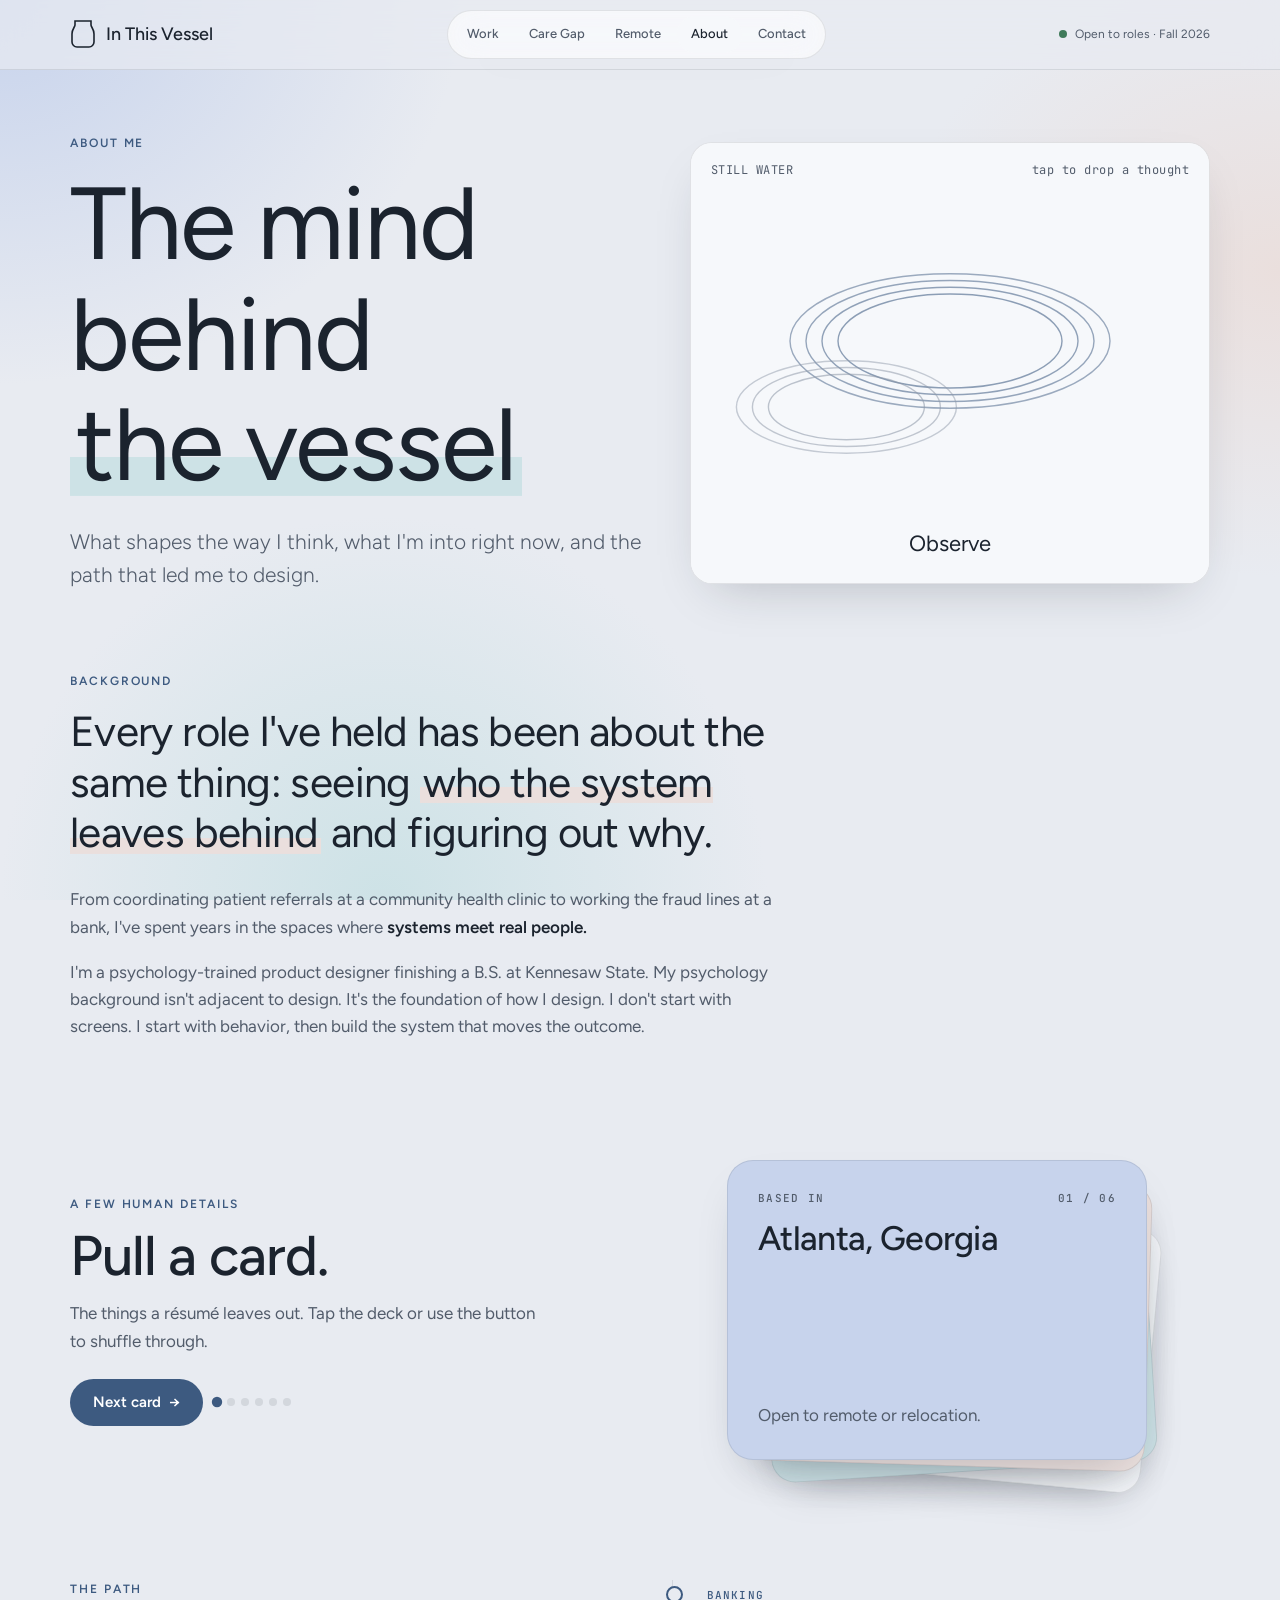
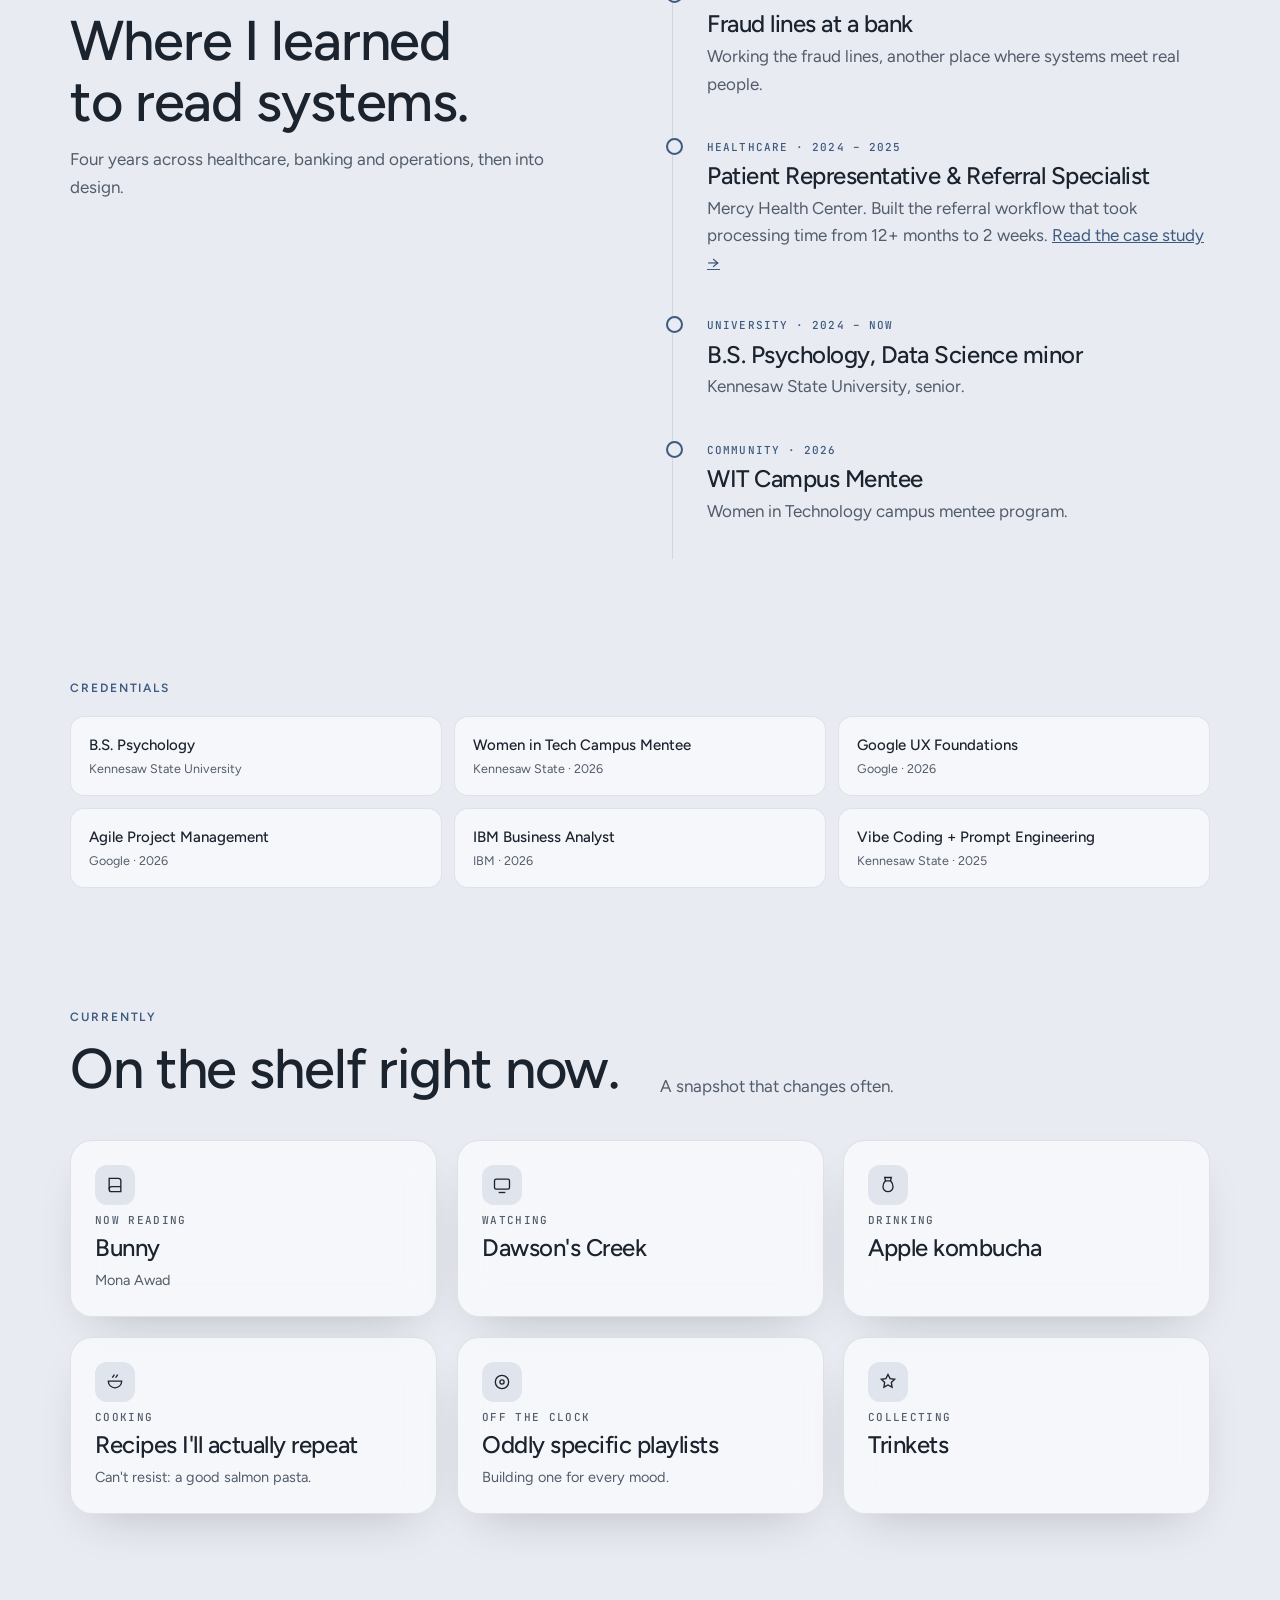
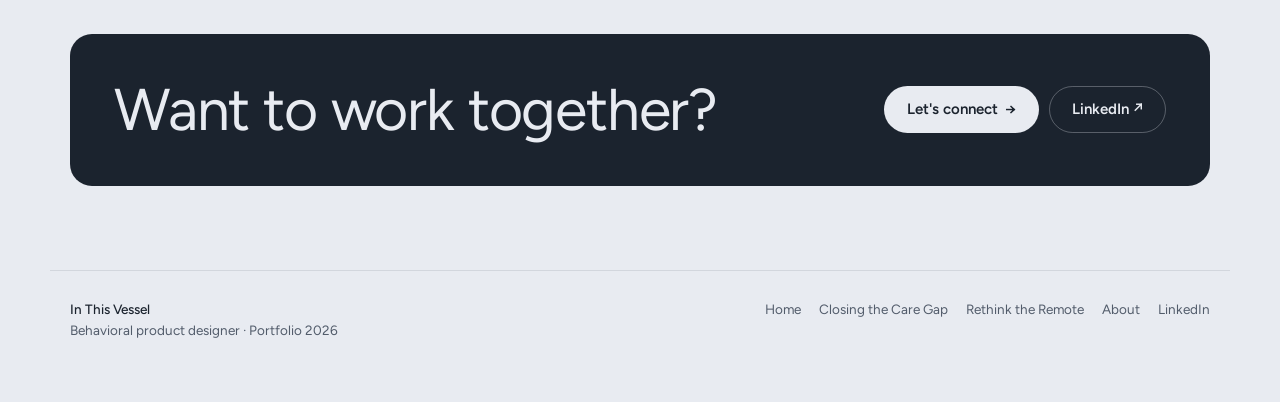
<file: about.html>
<!doctype html>
<html lang="en">
<head>
<meta charset="utf-8">
<meta name="viewport" content="width=device-width, initial-scale=1, viewport-fit=cover">
<meta name="claude:viewport-fit-sides" content="cover">
<title>About Jenny · In This Vessel</title>
<meta name="description" content="Jenny Negrete: psychology-trained product designer in Atlanta. Background, path, credentials and what she's into right now.">
<link rel="stylesheet" href="https://api.fontshare.com/v2/css?f[]=general-sans@400,500,600,700&f[]=satoshi@300,400,500,700&display=swap">
<link rel="stylesheet" href="https://fonts.googleapis.com/css2?family=Figtree:wght@300;400;500;600;700&family=JetBrains+Mono:wght@400;500&display=swap">
<link rel="stylesheet" href="site.css">
<style>
/* page-specific: ripple art, shuffle deck, path, shelf */
.ripple{position:relative;overflow:hidden;min-width:0}
.ripple canvas{display:block;width:100%;height:440px;cursor:pointer;touch-action:pan-y}
.ripple .lab{position:absolute;left:20px;right:20px;top:18px;display:flex;justify-content:space-between;color:var(--muted);pointer-events:none}
.ripple .word{position:absolute;left:0;right:0;bottom:22px;text-align:center;font-family:var(--display);font-size:22px;pointer-events:none;transition:opacity .5s}
@media (max-width:900px){.ripple canvas{height:340px}}

/* deck */
.deck-wrap{display:grid;grid-template-columns:1fr 1fr;gap:48px;align-items:center}
@media (max-width:820px){.deck-wrap{grid-template-columns:1fr}}
.deck{position:relative;height:300px;max-width:420px;width:100%;justify-self:center;cursor:pointer}
.dcard{position:absolute;inset:0;border-radius:26px;padding:30px;display:flex;flex-direction:column;gap:14px;border:1px solid var(--line);box-shadow:var(--shadow);transition:transform .55s cubic-bezier(.2,.8,.2,1),opacity .4s;background:var(--surface-solid)}
.dcard .k{font:500 11px var(--mono);letter-spacing:.12em;text-transform:uppercase;color:var(--muted);display:flex;justify-content:space-between}
.dcard h3{font-size:clamp(26px,3vw,34px);line-height:1.15}
.dcard p{color:var(--muted);margin-top:auto}
.dcard.c0{background:var(--peri)}.dcard.c1{background:var(--blush)}.dcard.c2{background:var(--mist)}.dcard.c3{background:var(--surface-solid)}
.deck-ctrl{display:flex;gap:10px;align-items:center;margin-top:24px;flex-wrap:wrap}
.dots{display:flex;gap:6px}
.dots i{width:8px;height:8px;border-radius:50%;background:var(--line);transition:background .3s,transform .3s}
.dots i.on{background:var(--accent);transform:scale(1.3)}

/* path */
.path{position:relative;display:flex;flex-direction:column;gap:0;border-left:1px solid var(--line);margin-left:8px}
.step{position:relative;padding:0 0 34px 34px}
.step::before{content:"";position:absolute;left:-7px;top:6px;width:13px;height:13px;border-radius:50%;background:var(--bg);border:2px solid var(--accent);transition:background .4s}
.step.lit::before{background:var(--accent)}
.step small{font:500 11px var(--mono);letter-spacing:.1em;text-transform:uppercase;color:var(--accent)}
.step h3{font-size:24px;margin-top:4px}
.step p{color:var(--muted);margin-top:6px;max-width:52ch}
.path-fill{position:absolute;left:-1px;top:0;width:2px;background:var(--accent);height:0}

/* shelf */
.shelf{display:grid;grid-template-columns:repeat(3,1fr);gap:20px}
@media (max-width:860px){.shelf{grid-template-columns:1fr 1fr}}
@media (max-width:520px){.shelf{grid-template-columns:1fr}}
.item{padding:24px;display:flex;flex-direction:column;gap:8px;transform-style:preserve-3d;transition:transform .25s ease-out;will-change:transform;min-height:170px}
.item .k{font:500 11px var(--mono);letter-spacing:.12em;text-transform:uppercase;color:var(--muted)}
.item h3{font-size:24px}
.item p{color:var(--muted);font-size:14.5px;margin-top:auto}
.item .ic{width:40px;height:40px;border-radius:12px;display:grid;place-items:center;background:var(--bg-2)}
.item .ic svg{width:20px;height:20px;stroke:var(--ink);fill:none;stroke-width:1.6}
.creds{display:grid;grid-template-columns:repeat(3,1fr);gap:12px}
@media (max-width:760px){.creds{grid-template-columns:1fr 1fr}}
@media (max-width:440px){.creds{grid-template-columns:1fr}}
.cred{padding:16px 18px;border-radius:var(--r-md);background:var(--surface);border:1px solid var(--line);font-size:15px;font-weight:500}
.cred small{display:block;color:var(--muted);font-weight:400;font-size:12.5px;margin-top:2px}
.cta-band{padding:44px;display:grid;grid-template-columns:1fr auto;gap:24px;align-items:center;background:var(--ink);color:var(--bg);border-radius:var(--r-lg)}
.cta-band h2{font-size:clamp(34px,4.6vw,60px);font-weight:400}
.cta-band .btn.primary{background:var(--bg);color:var(--ink)}
@media (max-width:700px){.cta-band{grid-template-columns:1fr;padding:30px}}
</style>
</head>
<body>
<div class="nav">
  <div class="wrap nav-in">
    <a class="brand" href="index.html" aria-label="In This Vessel, home">
      <svg class="vessel" viewBox="0 0 26 30" aria-hidden="true"><defs><clipPath id="vclip"><path d="M5 2h16v4c0 2 3 4 3 9v8a5 5 0 0 1-5 5H7a5 5 0 0 1-5-5v-8c0-5 3-7 3-9z"/></clipPath></defs><g clip-path="url(#vclip)"><rect id="vfill" x="0" y="30" width="26" height="30" fill="var(--accent)" opacity=".55"/></g><path d="M5 2h16v4c0 2 3 4 3 9v8a5 5 0 0 1-5 5H7a5 5 0 0 1-5-5v-8c0-5 3-7 3-9z" fill="none" stroke="var(--ink)" stroke-width="1.6"/></svg>
      In This Vessel
    </a>
    <nav class="links glass" aria-label="Site"><a href="index.html#work">Work</a><a href="care-gap.html">Care Gap</a><a href="remote.html">Remote</a><a href="about.html" aria-current="page">About</a><a href="index.html#contact">Contact</a></nav>
    <div class="status"><i class="dot"></i><span>Open to roles · Fall 2026</span></div>
  </div>
  <div class="readbar"></div>
</div>

<main>
  <section class="phero">
    <div class="wrap hero-split">
      <div>
        <div class="eyebrow">About me</div>
        <h1>The mind behind <span class="mark m">the vessel</span></h1>
        <p class="lede">What shapes the way I think, what I'm into right now, and the path that led me to design.</p>
      </div>
      <figure class="ripple glass" style="margin:0">
        <div class="lab"><span class="mono">STILL WATER</span><span class="mono">tap to drop a thought</span></div>
        <canvas id="rip" aria-hidden="true"></canvas>
        <div class="word" id="word">Observe</div>
      </figure>
    </div>
  </section>

  <section class="sec" style="padding-top:40px">
    <div class="wrap">
      <div class="eyebrow">Background</div>
      <p class="big-quote" style="margin-top:16px;max-width:28ch">Every role I've held has been about the same thing: seeing <span class="mark b">who the system leaves behind</span> and figuring out why.</p>
      <div class="prose" style="margin-top:28px">
        <p>From coordinating patient referrals at a community health clinic to working the fraud lines at a bank, I've spent years in the spaces where <b>systems meet real people.</b></p>
        <p>I'm a psychology-trained product designer finishing a B.S. at Kennesaw State. My psychology background isn't adjacent to design. It's the foundation of how I design. I don't start with screens. I start with behavior, then build the system that moves the outcome.</p>
      </div>
    </div>
  </section>

  <section class="sec">
    <div class="wrap deck-wrap">
      <div>
        <div class="eyebrow">A few human details</div>
        <h2 style="font-size:clamp(32px,4.4vw,56px);margin-top:12px">Pull a card.</h2>
        <p class="muted" style="margin-top:14px;max-width:44ch">The things a résumé leaves out. Tap the deck or use the button to shuffle through.</p>
        <div class="deck-ctrl"><button class="btn primary" type="button" id="draw">Next card <span class="arr">→</span></button><div class="dots" id="dots"></div></div>
      </div>
      <div class="deck" id="deck" role="button" tabindex="0" aria-label="Show the next detail card"></div>
    </div>
  </section>

  <section class="sec">
    <div class="wrap grid-2" style="align-items:start;gap:48px">
      <div>
        <div class="eyebrow">The path</div>
        <h2 style="font-size:clamp(32px,4.4vw,56px);margin-top:12px">Where I learned to read systems.</h2>
        <p class="muted" style="margin-top:14px;max-width:44ch">Four years across healthcare, banking and operations, then into design.</p>
      </div>
      <div class="path" id="path"><span class="path-fill" id="pathFill"></span>
        <div class="step"><small>Banking</small><h3>Fraud lines at a bank</h3><p>Working the fraud lines, another place where systems meet real people.</p></div>
        <div class="step"><small>Healthcare · 2024 – 2025</small><h3>Patient Representative &amp; Referral Specialist</h3><p>Mercy Health Center. Built the referral workflow that took processing time from 12+ months to 2 weeks. <a href="care-gap.html" style="color:var(--accent)">Read the case study →</a></p></div>
        <div class="step"><small>University · 2024 – now</small><h3>B.S. Psychology, Data Science minor</h3><p>Kennesaw State University, senior.</p></div>
        <div class="step"><small>Community · 2026</small><h3>WIT Campus Mentee</h3><p>Women in Technology campus mentee program.</p></div>
      </div>
    </div>
  </section>

  <section class="sec">
    <div class="wrap">
      <div class="eyebrow" style="margin-bottom:18px">Credentials</div>
      <div class="creds">
        <div class="cred">B.S. Psychology<small>Kennesaw State University</small></div>
        <div class="cred">Women in Tech Campus Mentee<small>Kennesaw State · 2026</small></div>
        <div class="cred">Google UX Foundations<small>Google · 2026</small></div>
        <div class="cred">Agile Project Management<small>Google · 2026</small></div>
        <div class="cred">IBM Business Analyst<small>IBM · 2026</small></div>
        <div class="cred">Vibe Coding + Prompt Engineering<small>Kennesaw State · 2025</small></div>
      </div>
    </div>
  </section>

  <section class="sec">
    <div class="wrap">
      <div class="sec-h">
        <div><div class="eyebrow">Currently</div><h2>On the shelf right now.</h2></div>
        <p>A snapshot that changes often.</p>
      </div>
      <div class="shelf">
        <div class="item glass"><div class="ic"><svg viewBox="0 0 24 24"><path d="M5 4h11a3 3 0 0 1 3 3v13H8a3 3 0 0 1-3-3z"/><path d="M5 17a3 3 0 0 1 3-3h11"/></svg></div><span class="k">Now reading</span><h3>Bunny</h3><p>Mona Awad</p></div>
        <div class="item glass"><div class="ic"><svg viewBox="0 0 24 24"><rect x="3" y="5" width="18" height="12" rx="2"/><path d="M8 21h8"/></svg></div><span class="k">Watching</span><h3>Dawson's Creek</h3></div>
        <div class="item glass"><div class="ic"><svg viewBox="0 0 24 24"><path d="M8 3h8l-1 4H9z"/><path d="M9 7c-2 2-3 4-3 7a6 6 0 0 0 12 0c0-3-1-5-3-7"/></svg></div><span class="k">Drinking</span><h3>Apple kombucha</h3></div>
        <div class="item glass"><div class="ic"><svg viewBox="0 0 24 24"><path d="M4 11h16a8 8 0 0 1-16 0z"/><path d="M9 7c0-2 2-2 2-4M13 7c0-2 2-2 2-4"/></svg></div><span class="k">Cooking</span><h3>Recipes I'll actually repeat</h3><p>Can't resist: a good salmon pasta.</p></div>
        <div class="item glass"><div class="ic"><svg viewBox="0 0 24 24"><circle cx="12" cy="12" r="8"/><circle cx="12" cy="12" r="2.5"/></svg></div><span class="k">Off the clock</span><h3>Oddly specific playlists</h3><p>Building one for every mood.</p></div>
        <div class="item glass"><div class="ic"><svg viewBox="0 0 24 24"><path d="M12 3l2.5 5 5.5.8-4 3.9.9 5.5L12 15.6 7.1 18.2l.9-5.5-4-3.9L9.5 8z"/></svg></div><span class="k">Collecting</span><h3>Trinkets</h3></div>
      </div>
    </div>
  </section>

  <section class="sec">
    <div class="wrap">
      <div class="cta-band">
        <h2>Want to work together?</h2>
        <div style="display:flex;gap:10px;flex-wrap:wrap"><a class="btn primary" href="index.html#contact">Let's connect <span class="arr">→</span></a><a class="btn ghost" href="https://www.linkedin.com/in/jennynegrete" style="background:transparent;color:var(--bg);border-color:color-mix(in srgb,var(--bg) 30%,transparent)">LinkedIn ↗</a></div>
      </div>
    </div>
  </section>
</main>

<footer>
  <div class="wrap foot">
    <div><b style="color:var(--ink);font-family:var(--display);font-weight:500">In This Vessel</b><br>Behavioral product designer · Portfolio 2026</div>
    <nav aria-label="Footer"><a href="index.html">Home</a><a href="care-gap.html">Closing the Care Gap</a><a href="remote.html">Rethink the Remote</a><a href="about.html">About</a><a href="https://www.linkedin.com/in/jennynegrete">LinkedIn</a></nav>
  </div>
</footer>

<script src="site.js"></script>
<script>
(()=>{
const $=s=>document.querySelector(s),$$=s=>[...document.querySelectorAll(s)];
const reduce=matchMedia('(prefers-reduced-motion: reduce)').matches;
const clamp=(v,a,b)=>Math.max(a,Math.min(b,v));

/* ripple art: drops on still water */
const cv=$('#rip'),g=cv.getContext('2d'),wordEl=$('#word');
const WORDS=['Observe','Understand','Design','Measure'];
let W,H,drops=[],col={},frame=0,live=false,wi=0;
function readCols(){const s=getComputedStyle(document.documentElement),v=k=>s.getPropertyValue(k).trim();col={bg:v('--surface-solid'),a:[v('--accent'),v('--teal'),v('--faint')]}}
function size(){const d=Math.min(devicePixelRatio||1,2);W=cv.clientWidth;H=cv.clientHeight;cv.width=W*d;cv.height=H*d;g.setTransform(d,0,0,d,0,0)}
function drop(x,y,big){drops.push({x,y,r:0,v:big?1.6:1.1,max:Math.max(W,H)*(big?.9:.6),c:col.a[(Math.random()*col.a.length)|0],rings:big?4:3})}
function step(){
  frame++;g.globalAlpha=1;g.fillStyle=col.bg;g.fillRect(0,0,W,H);
  if(frame%110===0)drop(W*(.25+Math.random()*.5),H*(.25+Math.random()*.45),false);
  for(const d of drops){
    d.r+=d.v;
    for(let k=0;k<d.rings;k++){const r=d.r-k*16;if(r<=0)continue;const a=(1-r/d.max)*.75;if(a<=0)continue;
      g.globalAlpha=a;g.strokeStyle=d.c;g.lineWidth=1.4;g.beginPath();g.ellipse(d.x,d.y,r,r*.42,0,0,Math.PI*2);g.stroke()}
  }
  drops=drops.filter(d=>d.r-d.rings*16<d.max);
}
function loop(){if(!live)return;step();requestAnimationFrame(loop)}
cv.addEventListener('pointerdown',e=>{const r=cv.getBoundingClientRect();drop(e.clientX-r.left,e.clientY-r.top,true);
  wi=(wi+1)%WORDS.length;wordEl.style.opacity=0;setTimeout(()=>{wordEl.textContent=WORDS[wi];wordEl.style.opacity=1},250);
  if(reduce){step()}});
readCols();size();
drop(W*.5,H*.45,true);drop(W*.3,H*.6,false);for(let i=0;i<70;i++)step();
if(!reduce)new IntersectionObserver(es=>{const v=es[0].isIntersecting;if(v&&!live){live=true;loop()}else if(!v)live=false}).observe(cv);
else step();
addEventListener('resize',()=>{size();step()});
matchMedia('(prefers-color-scheme: dark)').addEventListener('change',()=>{readCols();step()});
new MutationObserver(()=>{readCols();step()}).observe(document.documentElement,{attributes:true,attributeFilter:['data-theme']});

/* shuffle deck */
const CARDS=[['Based in','Atlanta, Georgia','Open to remote or relocation.'],['Roots','First-generation student',''],['Languages','English · Spanish',''],['Superpower','Adaptability','I\'ve had to read a new system almost every year of my life.'],['Can\'t resist','A good salmon pasta',''],['Off the clock','Oddly specific playlists','Building them for every mood.']];
const deck=$('#deck'),dots=$('#dots');let top=0;
deck.innerHTML=CARDS.map((c,i)=>`<div class="dcard c${i%4}" aria-hidden="true"><div class="k"><span>${c[0]}</span><span>0${i+1} / 0${CARDS.length}</span></div><h3>${c[1]}</h3><p>${c[2]}</p></div>`).join('');
dots.innerHTML=CARDS.map(()=>'<i></i>').join('');
const els=[...deck.children];
function lay(){els.forEach((el,i)=>{const pos=(i-top+CARDS.length)%CARDS.length;
  el.style.zIndex=CARDS.length-pos;el.style.opacity=pos>3?0:1;el.setAttribute('aria-hidden',pos!==0);
  el.style.transform=`translate(${pos*10}px,${pos*12}px) rotate(${pos===0?0:(pos%2?3:-3)*pos*.6}deg) scale(${1-pos*.04})`});
  [...dots.children].forEach((d,i)=>d.classList.toggle('on',i===top))}
function next(){const el=els[top];el.style.transform='translate(-120%,-10px) rotate(-14deg)';el.style.opacity=0;
  setTimeout(()=>{top=(top+1)%CARDS.length;lay()},reduce?0:280)}
deck.addEventListener('click',next);deck.addEventListener('keydown',e=>{if(e.key==='Enter'||e.key===' '){e.preventDefault();next()}});
$('#draw').addEventListener('click',next);lay();

/* path line fills as you scroll */
const path=$('#path'),fill=$('#pathFill'),steps=$$('.step');
function pathScroll(){const r=path.getBoundingClientRect(),p=clamp((innerHeight*.6-r.top)/r.height,0,1);
  fill.style.height=(reduce?100:p*100)+'%';steps.forEach(s=>s.classList.toggle('lit',reduce||s.getBoundingClientRect().top<innerHeight*.6))}
addEventListener('scroll',pathScroll,{passive:true});pathScroll();

/* shelf tilt */
if(!reduce&&matchMedia('(hover: hover)').matches)$$('.item').forEach(el=>{
  el.addEventListener('pointermove',e=>{const r=el.getBoundingClientRect(),x=(e.clientX-r.left)/r.width-.5,y=(e.clientY-r.top)/r.height-.5;el.style.transform=`perspective(700px) rotateY(${x*10}deg) rotateX(${-y*10}deg) translateY(-3px)`});
  el.addEventListener('pointerleave',()=>el.style.transform='')});
})();
</script>
</body>
</html>
</file>
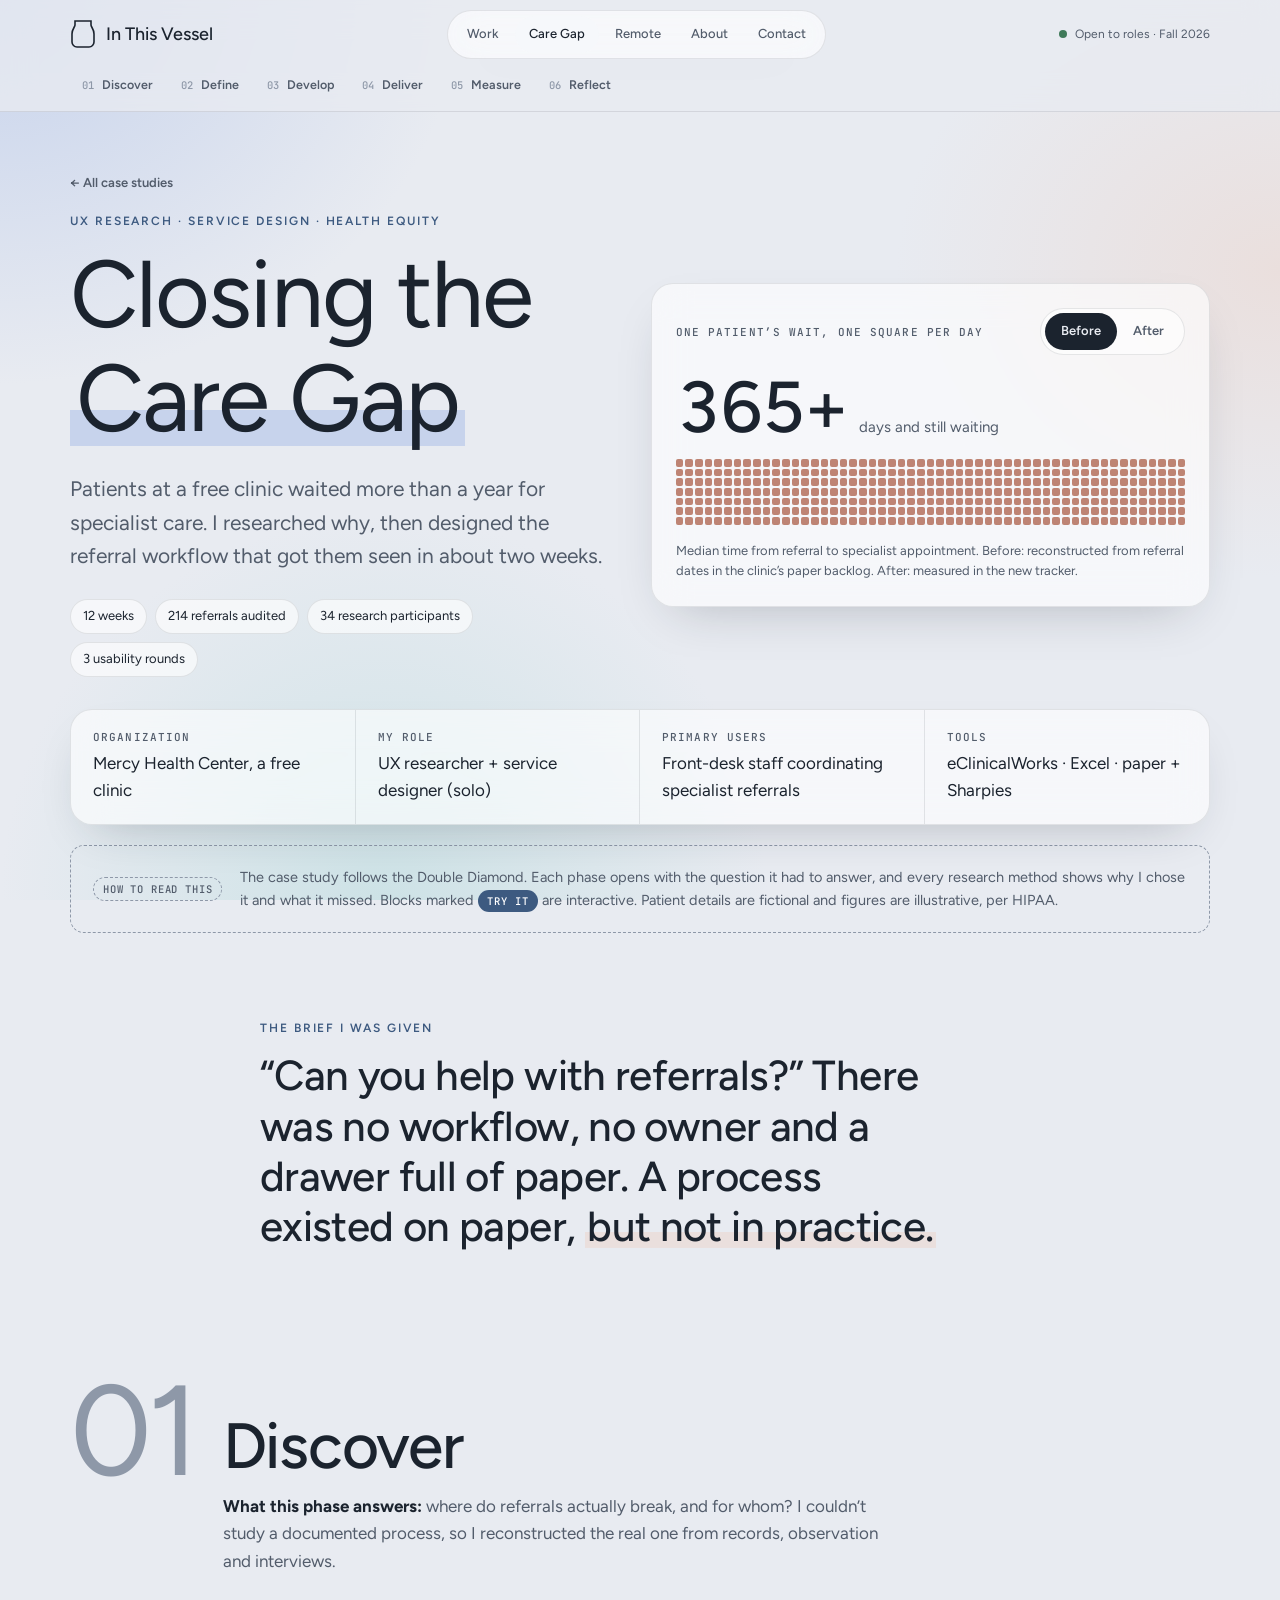
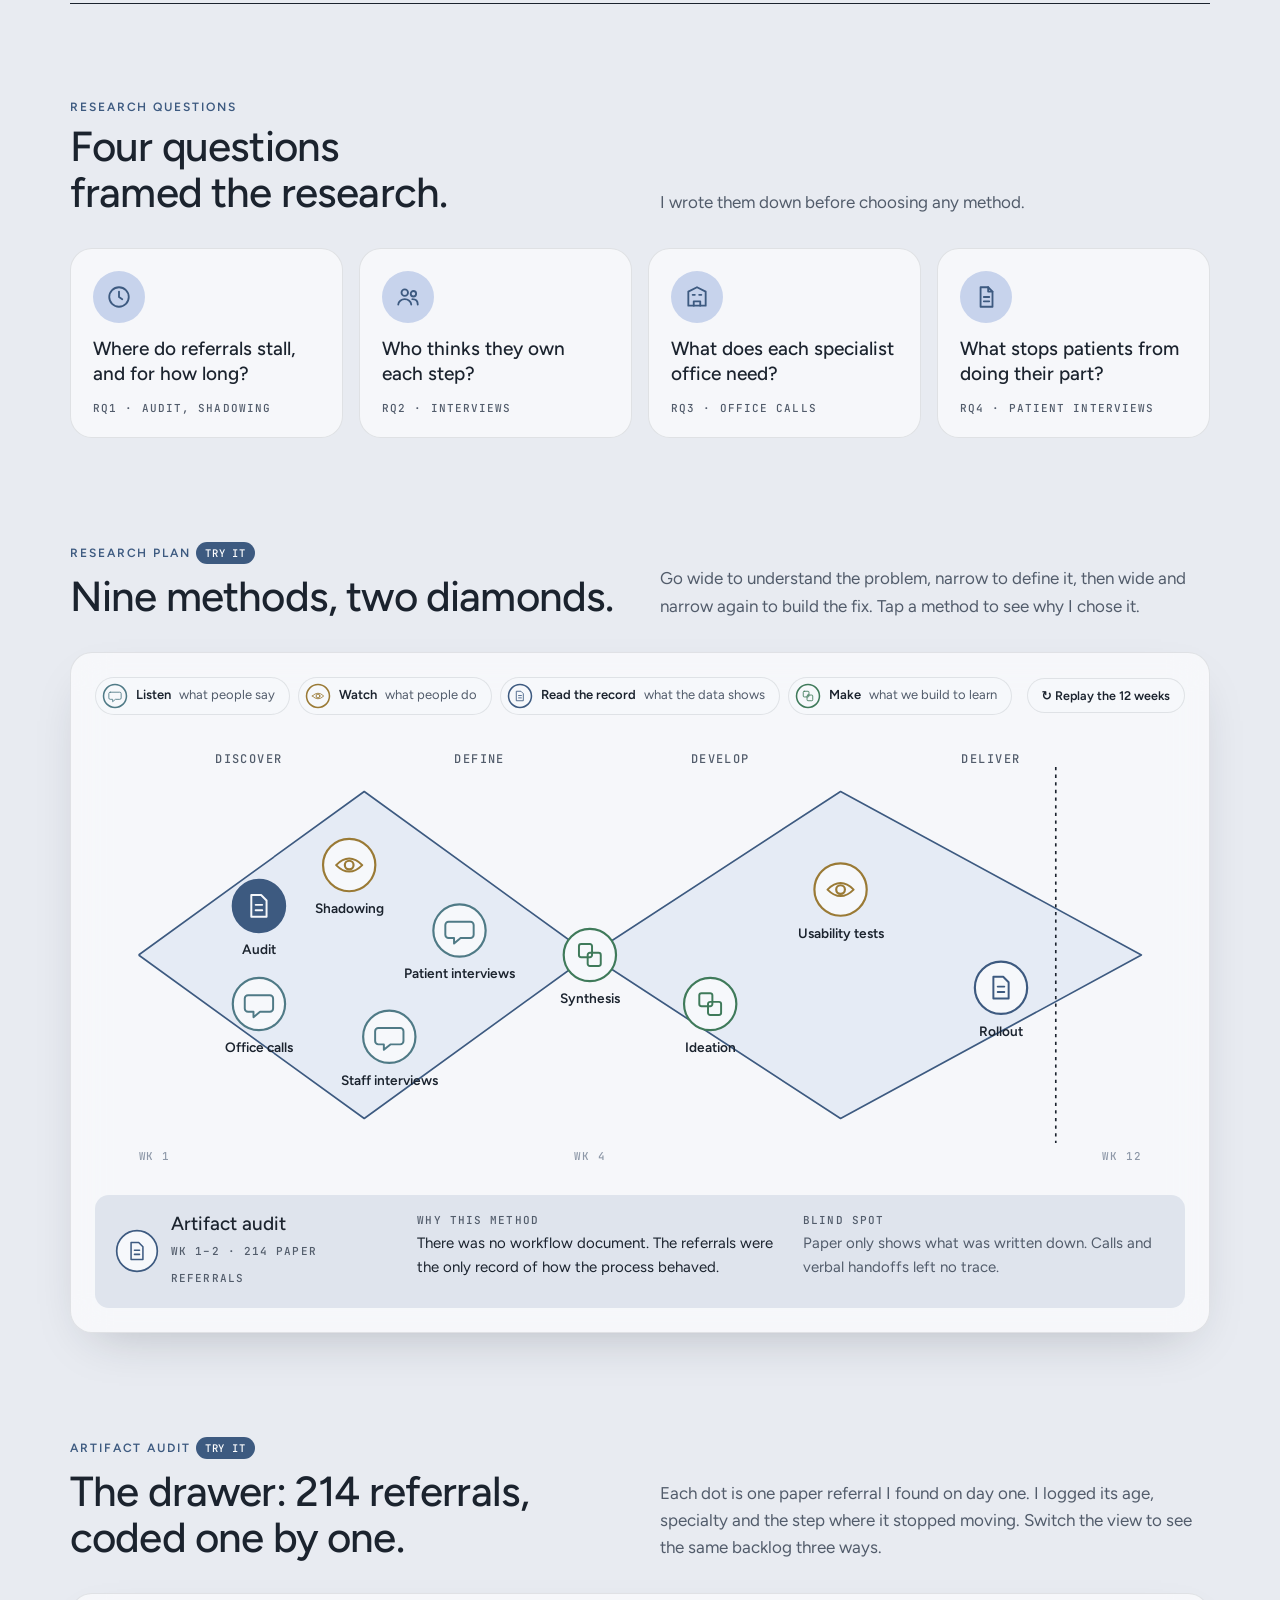
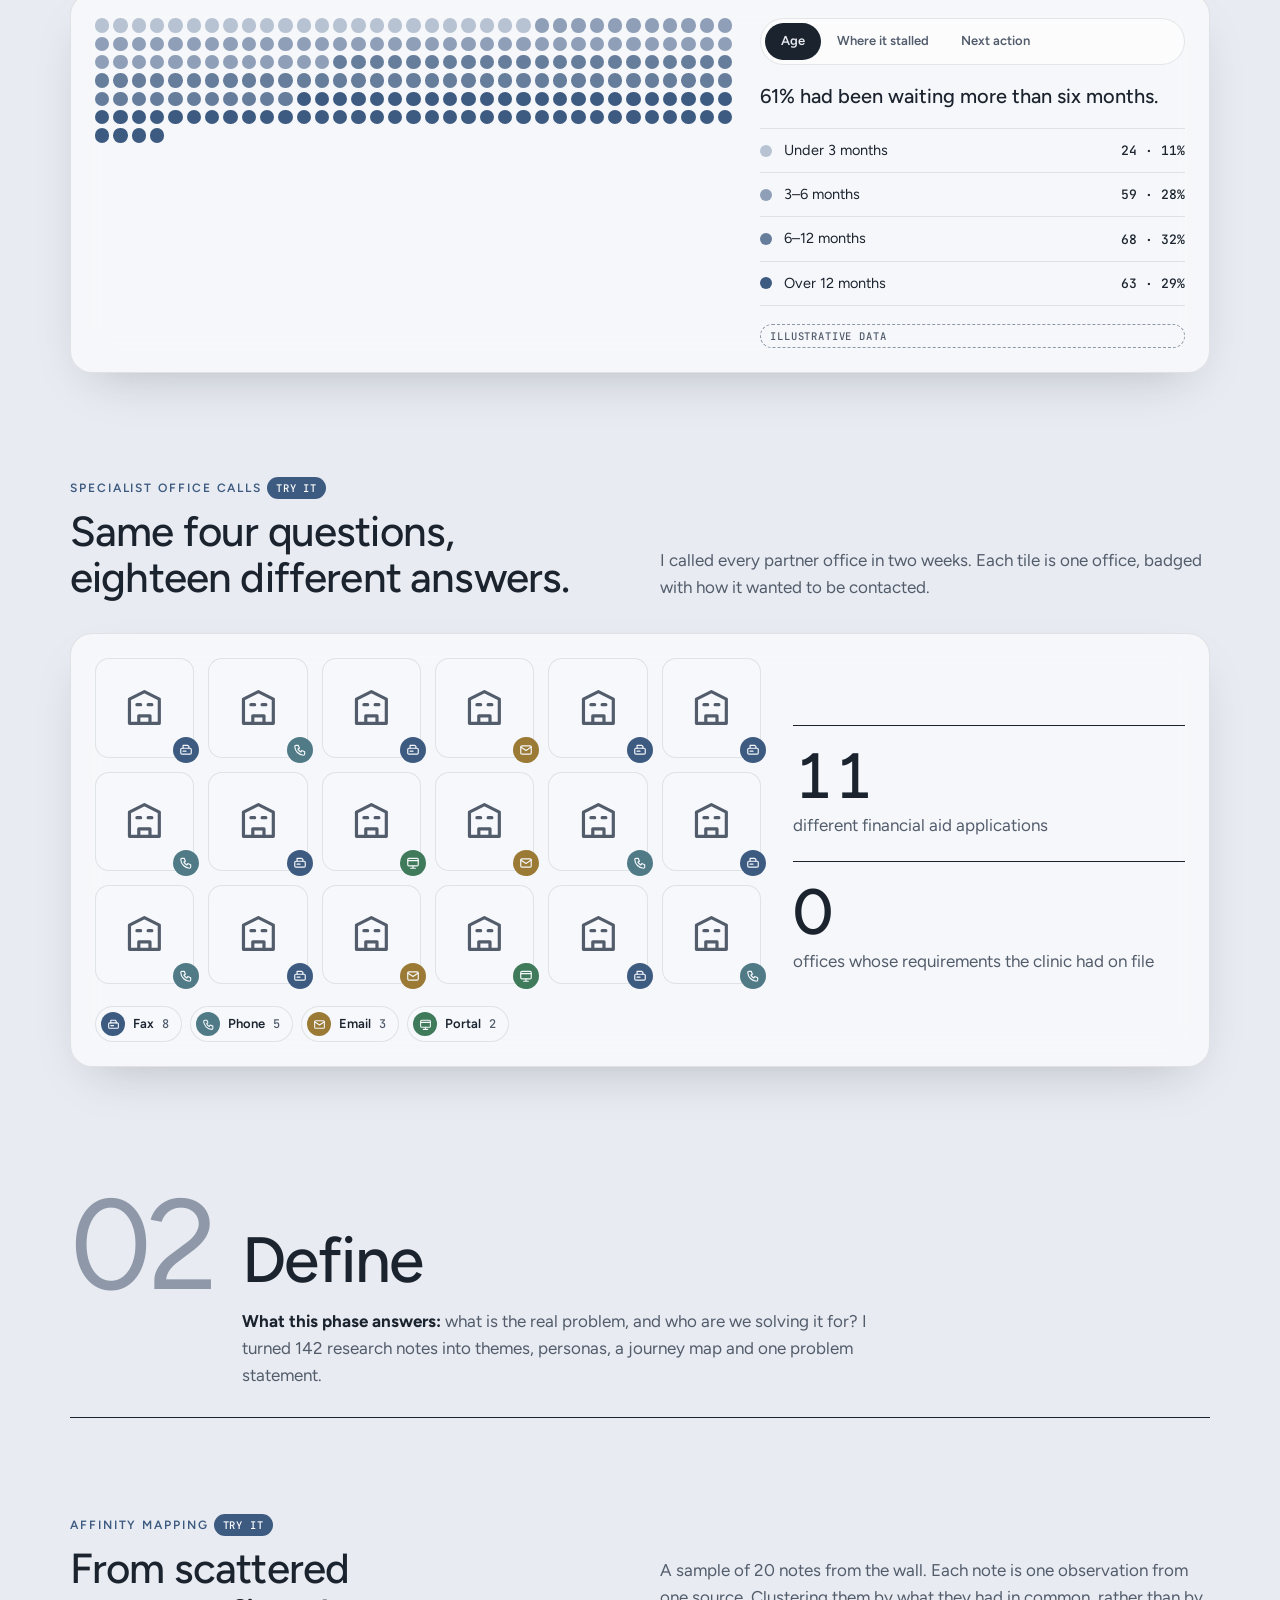
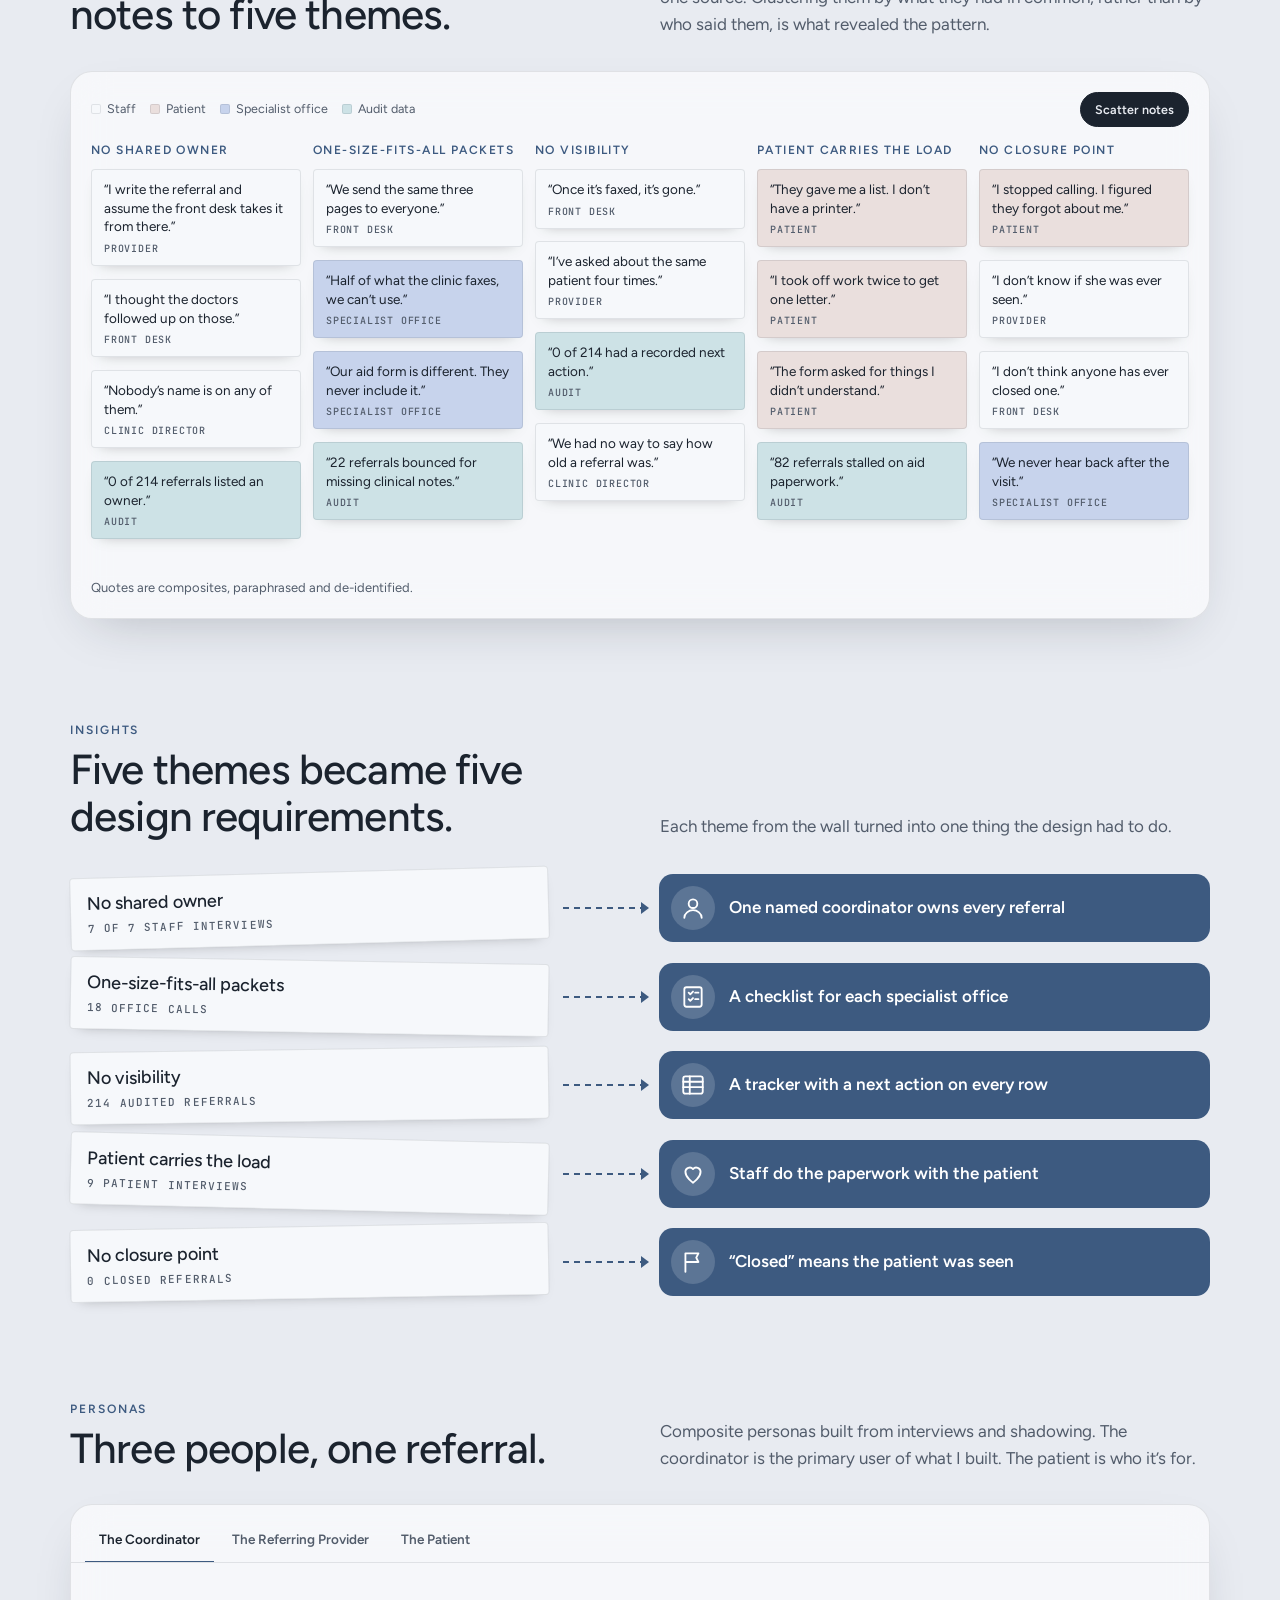
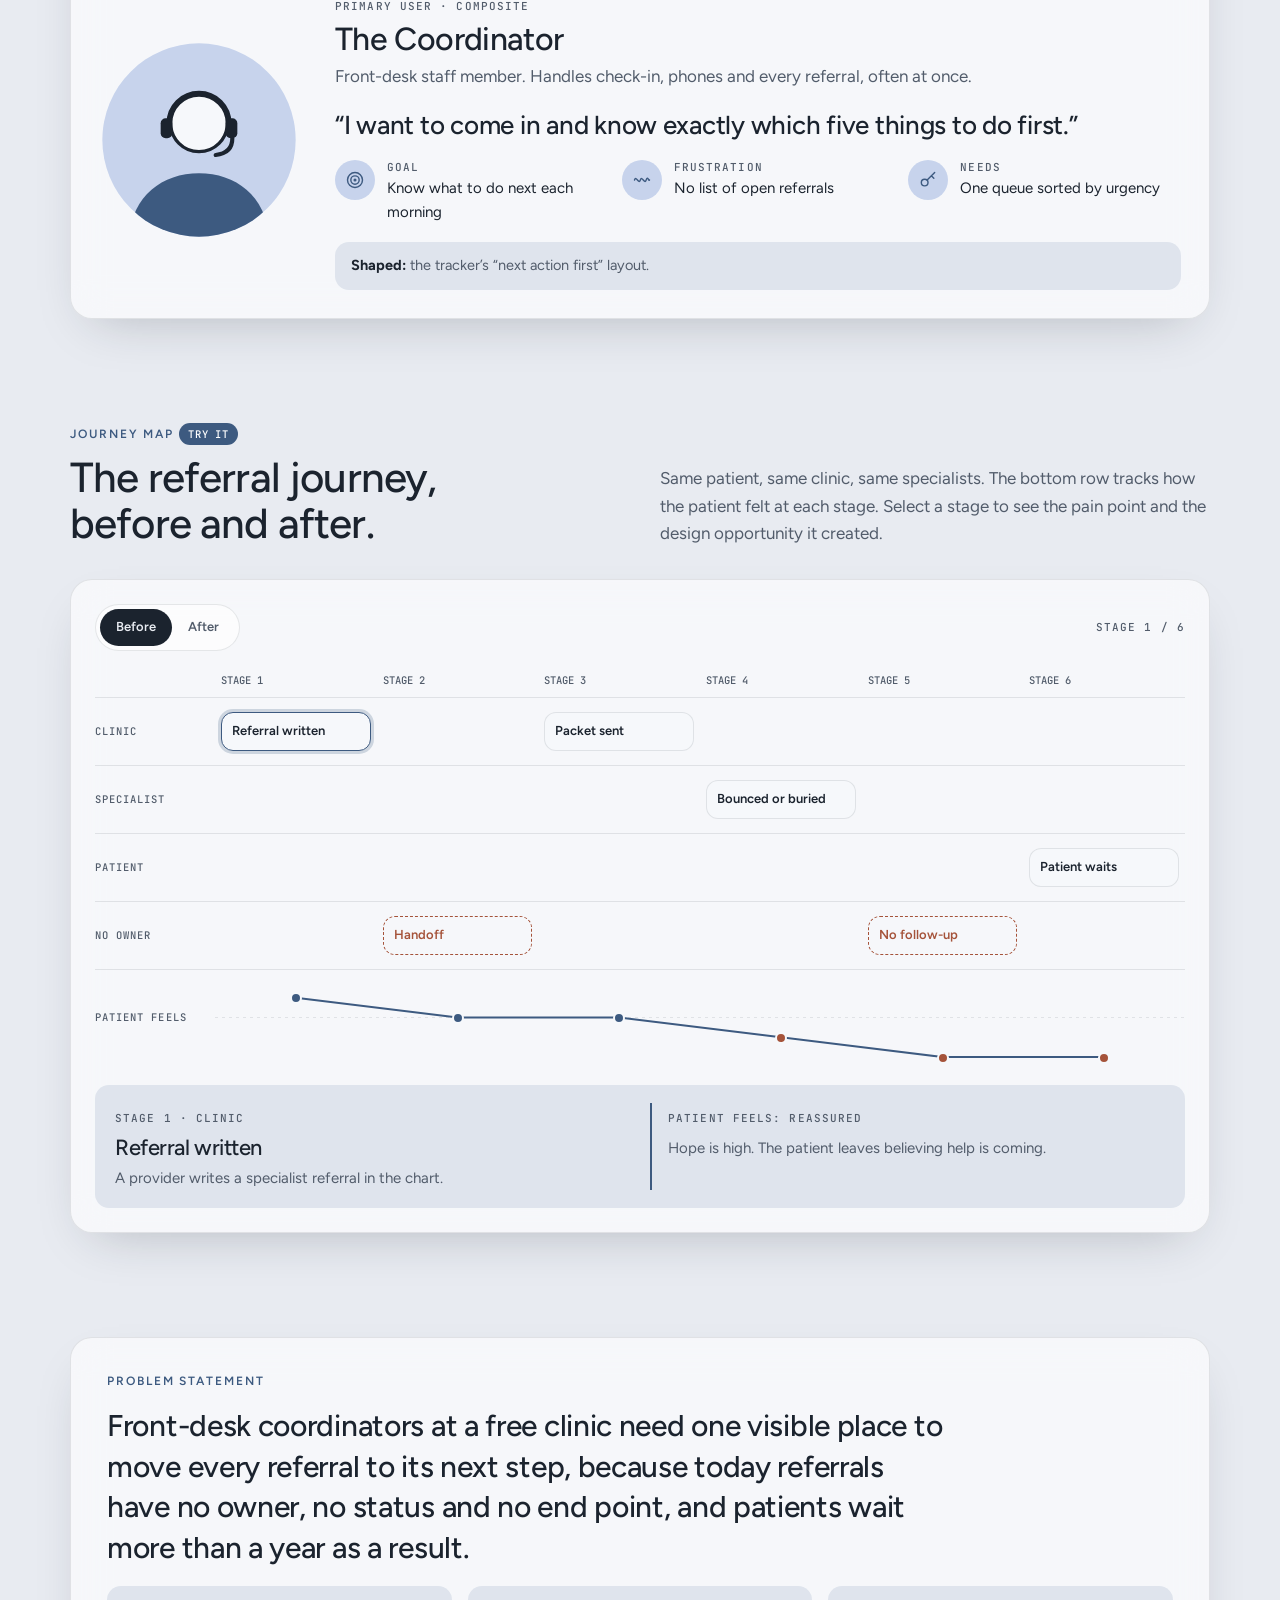
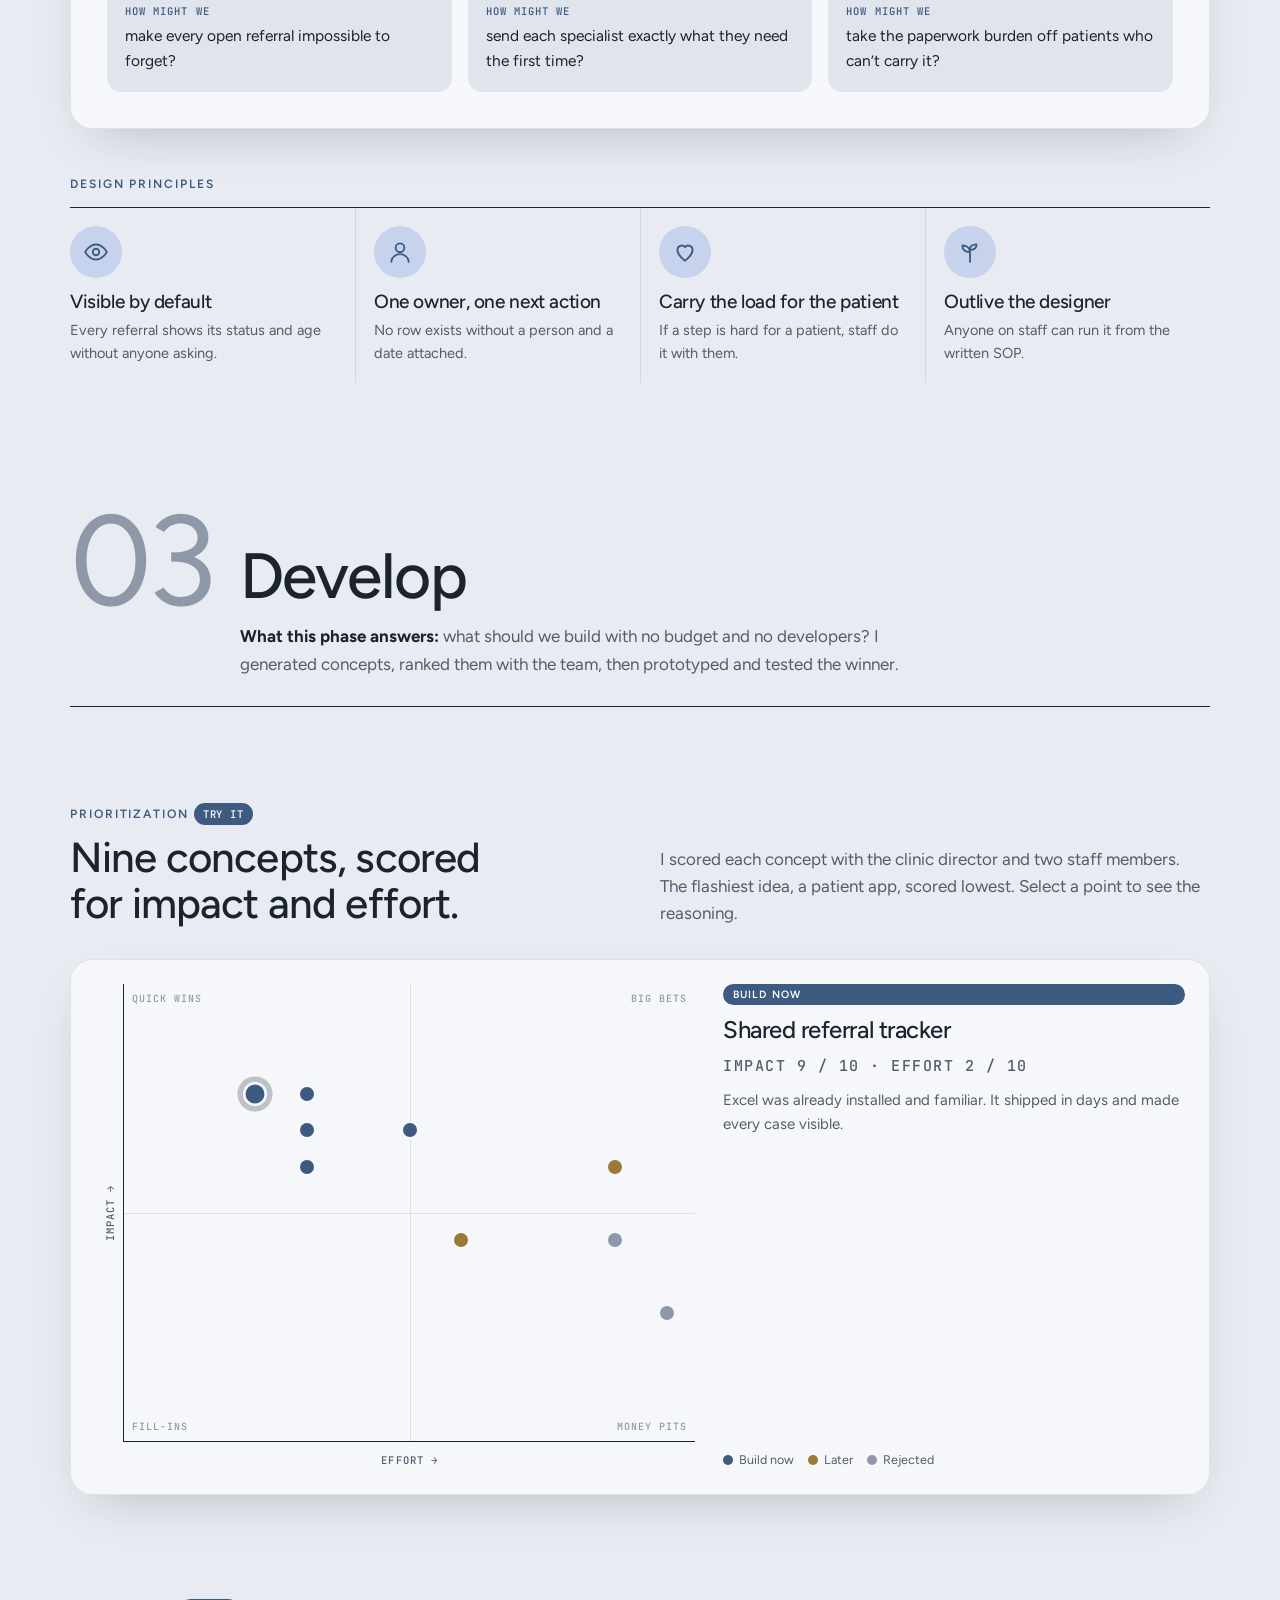
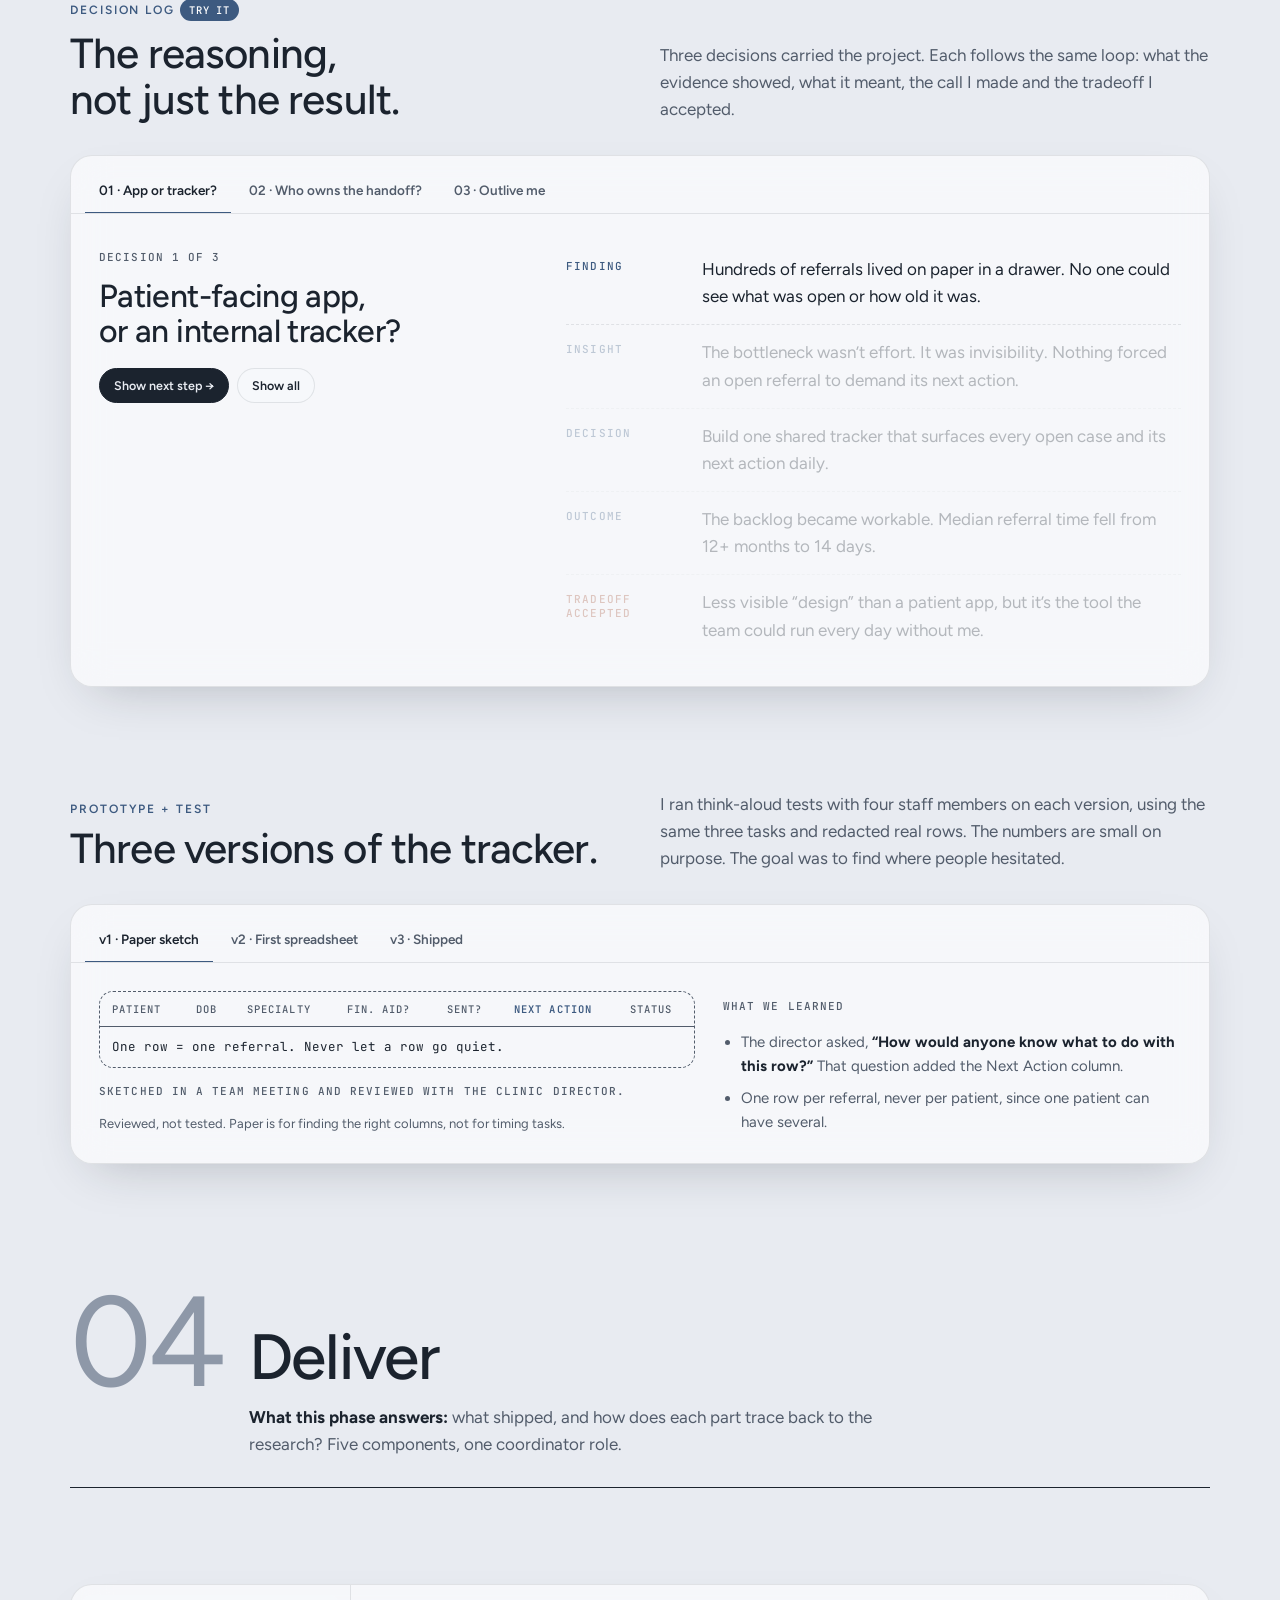
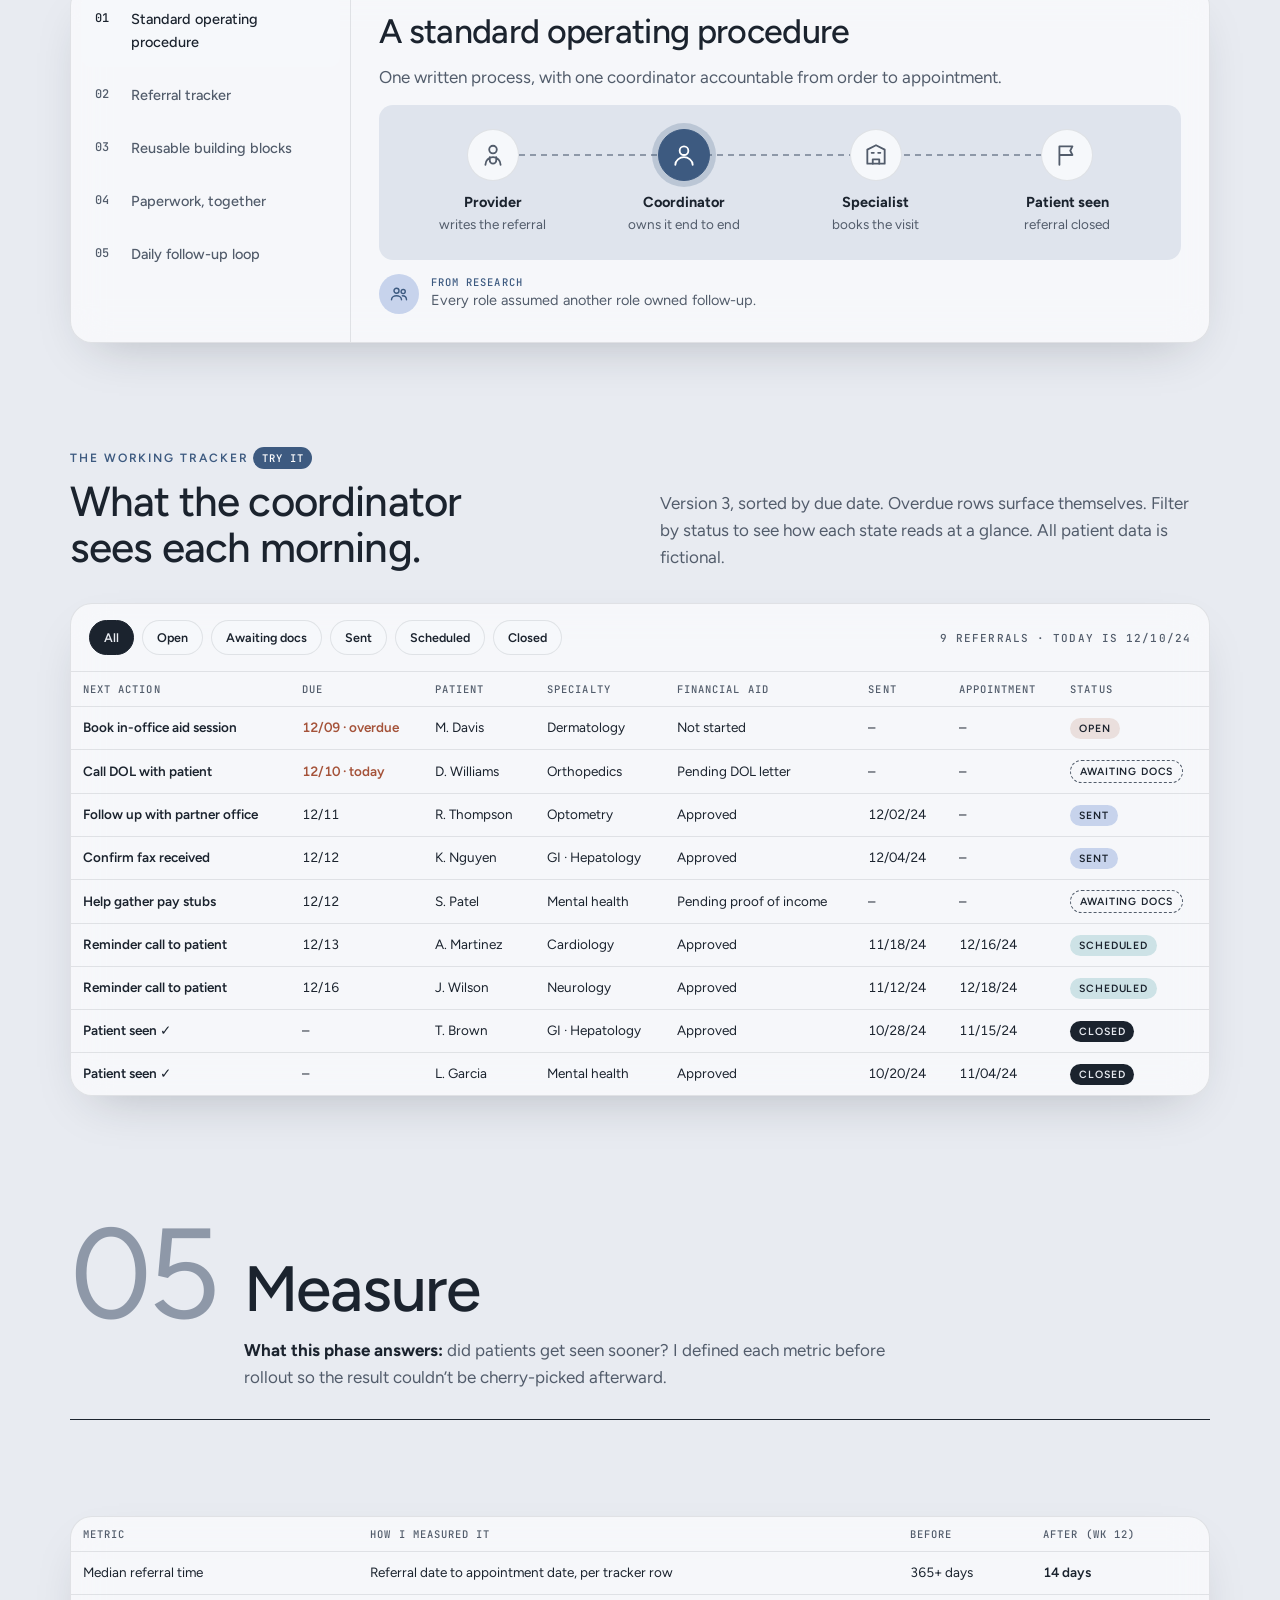
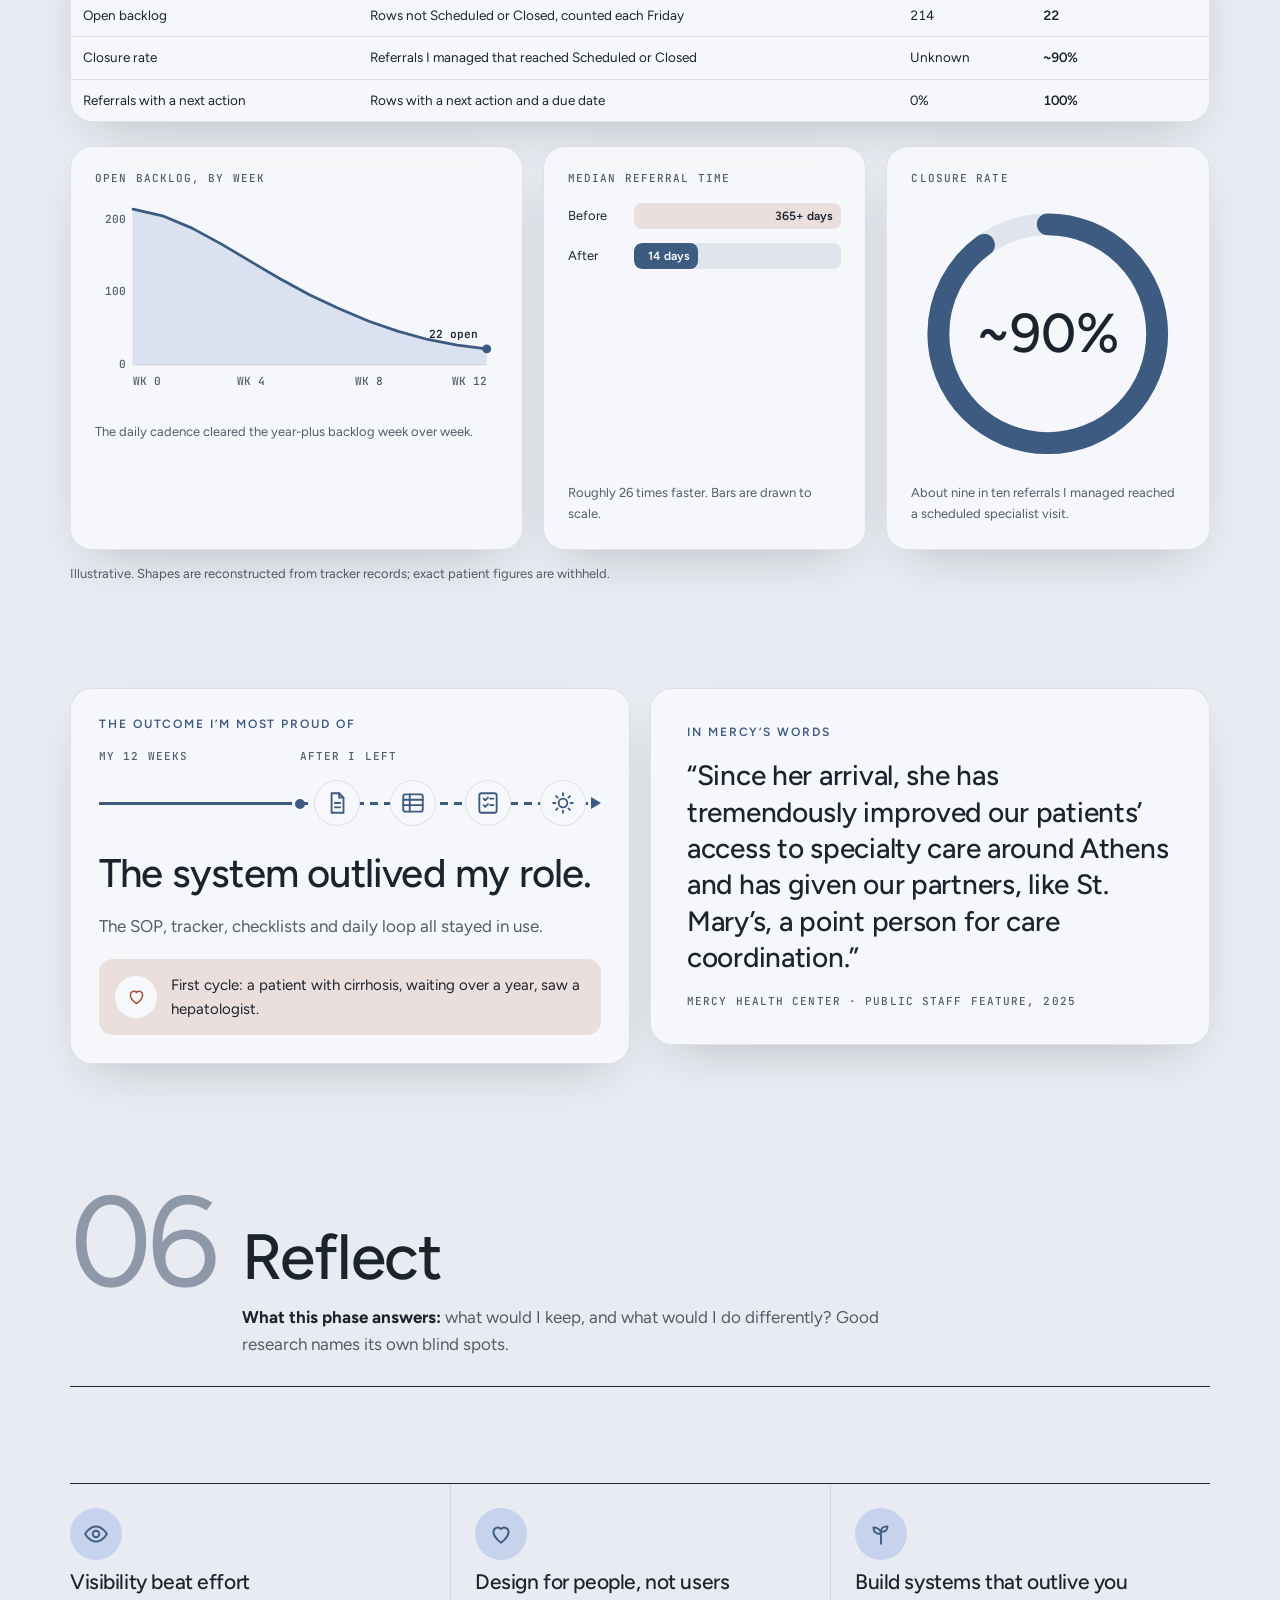
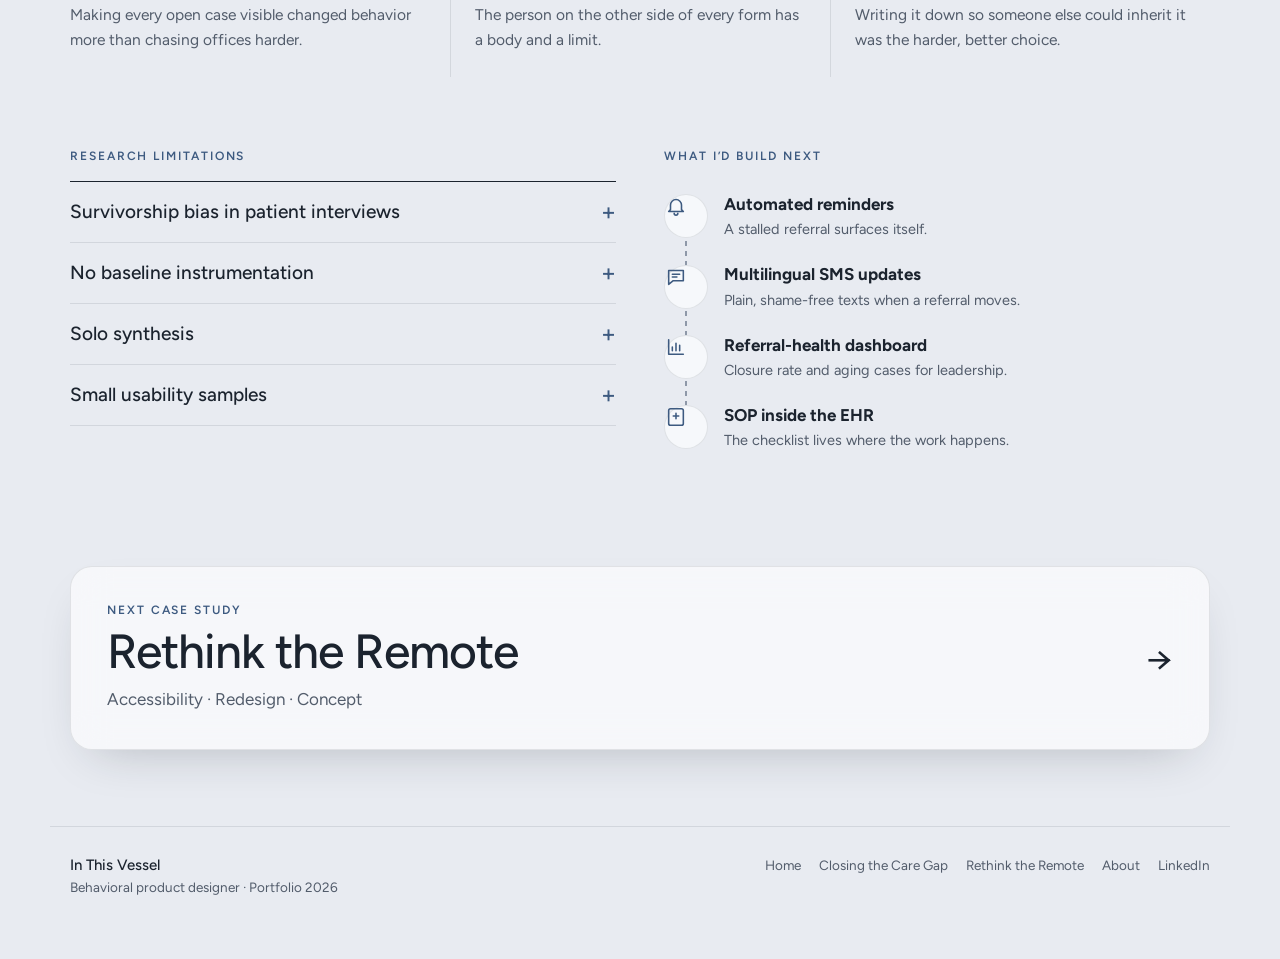
<file: care-gap.html>
<!doctype html>
<html lang="en">
<head>
<meta charset="utf-8">
<meta name="viewport" content="width=device-width, initial-scale=1, viewport-fit=cover">
<title>Closing the Care Gap · In This Vessel</title>
<meta name="description" content="UX case study: researching and redesigning the specialist referral workflow at a free community clinic. Median referral time fell from 12+ months to 14 days.">
<link rel="stylesheet" href="https://api.fontshare.com/v2/css?f[]=general-sans@400,500,600&f[]=satoshi@400,500,700&display=swap">
<link rel="stylesheet" href="https://fonts.googleapis.com/css2?family=Figtree:wght@400;500;600&family=JetBrains+Mono:wght@400;500&display=swap">
<style>
/* Layout: one reading column with a sticky Double Diamond phase rail.
   Every phase opens with the question it answers, then shows the method, the evidence and what it changed. */
:root{
  --bg:#e8ebf1;--bg-2:#dfe4ed;--surface:rgba(255,255,255,.62);--surface-solid:#f6f8fb;--line:rgba(27,35,46,.1);
  --ink:#1b232e;--muted:#525c6b;--faint:#8e98a8;--accent:#3d5a80;--accent-ink:#fff;
  --peri:#c7d3ec;--blush:#eadfdd;--mist:#cde2e6;--teal:#4f7a86;--gold:#9a7a35;--warn:#a5533a;--ok:#3f7a5a;
  --shadow:0 20px 50px -24px rgba(27,35,46,.28);
  --display:"General Sans","Figtree",system-ui,sans-serif;
  --body:"Satoshi","Figtree",system-ui,sans-serif;
  --mono:"JetBrains Mono",ui-monospace,Consolas,monospace;
  --r-lg:22px;--r-md:14px;--r-pill:999px;
  color-scheme:light;
}
@media (prefers-color-scheme:dark){:root:not([data-theme="light"]){
  --bg:#10151c;--bg-2:#151c25;--surface:rgba(32,40,53,.62);--surface-solid:#1b232e;--line:rgba(230,234,241,.1);
  --ink:#e6eaf1;--muted:#a3adbd;--faint:#5f6a7b;--accent:#93acd6;--accent-ink:#0f141b;
  --peri:#2c3a57;--blush:#3d3133;--mist:#1f373c;--teal:#82b4c1;--gold:#d4b46e;--warn:#e19478;--ok:#7fc29c;
  --shadow:0 20px 50px -24px rgba(0,0,0,.6);color-scheme:dark}}
:root[data-theme="dark"]{
  --bg:#10151c;--bg-2:#151c25;--surface:rgba(32,40,53,.62);--surface-solid:#1b232e;--line:rgba(230,234,241,.1);
  --ink:#e6eaf1;--muted:#a3adbd;--faint:#5f6a7b;--accent:#93acd6;--accent-ink:#0f141b;
  --peri:#2c3a57;--blush:#3d3133;--mist:#1f373c;--teal:#82b4c1;--gold:#d4b46e;--warn:#e19478;--ok:#7fc29c;
  --shadow:0 20px 50px -24px rgba(0,0,0,.6);color-scheme:dark}

/* base */
*{box-sizing:border-box}
:root{padding-top:env(safe-area-inset-top,0px);padding-bottom:env(safe-area-inset-bottom,0px)}
html{scroll-behavior:smooth}
body{margin:0;background:var(--bg);color:var(--ink);font:17px/1.6 var(--body);overflow-x:hidden;
  background-image:radial-gradient(60vw 50vw at 0% 0%,var(--peri),transparent 60%),radial-gradient(50vw 40vw at 100% 30%,var(--blush),transparent 60%),radial-gradient(50vw 50vw at 30% 100%,var(--mist),transparent 60%);
  background-attachment:fixed}
body::before{content:"";position:fixed;inset:0 0 auto;height:env(safe-area-inset-top,0px);z-index:30;background:var(--bg)}
[hidden]{display:none!important}
a{color:inherit}
h1,h2,h3,h4{font-family:var(--display);font-weight:500;line-height:1.1;letter-spacing:-.02em;text-wrap:balance;margin:0}
p,figure,blockquote,dl,dd,ul,ol{margin:0}
button{font:inherit;color:inherit}
:focus-visible{outline:2px solid var(--accent);outline-offset:3px;border-radius:6px}
.sr{position:absolute;width:1px;height:1px;overflow:hidden;clip:rect(0 0 0 0);white-space:nowrap}
.wrap{max-width:1180px;margin:0 auto;padding-left:max(20px,env(safe-area-inset-left,0px));padding-right:max(20px,env(safe-area-inset-right,0px))}
.narrow{max-width:800px}
.eyebrow{font:600 12px var(--body);letter-spacing:.16em;text-transform:uppercase;color:var(--accent)}
.mono{font:500 11px var(--mono);letter-spacing:.1em;text-transform:uppercase;color:var(--muted)}
.muted{color:var(--muted)}
.glass{background:var(--surface);backdrop-filter:blur(18px) saturate(1.2);-webkit-backdrop-filter:blur(18px) saturate(1.2);border:1px solid var(--line);border-radius:var(--r-lg);box-shadow:var(--shadow)}
.mark{background:linear-gradient(var(--peri),var(--peri)) no-repeat 0 88%/100% .38em;padding:0 .06em}
.mark.b{background-image:linear-gradient(var(--blush),var(--blush))}
.tag{display:inline-flex;align-items:center;gap:6px;font:500 10.5px var(--mono);letter-spacing:.08em;text-transform:uppercase;padding:4px 9px;border-radius:var(--r-pill);border:1px dashed var(--faint);color:var(--muted);white-space:nowrap}
.tag.try{border:0;background:var(--accent);color:var(--accent-ink)}
.seg{display:inline-flex;flex-wrap:wrap;background:var(--surface);border:1px solid var(--line);border-radius:var(--r-pill);padding:4px}
.seg button{border:0;background:none;font-weight:600;font-size:13px;padding:8px 16px;border-radius:var(--r-pill);cursor:pointer;color:var(--muted)}
.seg button[aria-pressed="true"]{background:var(--ink);color:var(--bg)}
.sbtn{font:600 12.5px var(--body);padding:9px 14px;border-radius:var(--r-pill);border:1px solid var(--line);background:var(--surface-solid);color:var(--ink);cursor:pointer}
.sbtn[aria-pressed="true"],.sbtn.dark{background:var(--ink);color:var(--bg);border-color:var(--ink)}
.sbtn:disabled{opacity:.4;cursor:default}
.scroll-x{overflow-x:auto}
.cap{font-size:13px;color:var(--muted)}

/* nav + phase rail */
.nav{position:sticky;top:env(safe-area-inset-top,0px);z-index:20;background:color-mix(in srgb,var(--bg) 78%,transparent);backdrop-filter:blur(16px);-webkit-backdrop-filter:blur(16px);border-bottom:1px solid var(--line)}
.nav-in{display:flex;align-items:center;gap:16px;justify-content:space-between;padding-block:10px}
.brand{display:flex;align-items:center;gap:10px;text-decoration:none;font:500 18px var(--display)}
.vessel{width:26px;height:30px;flex:none}
.links{display:flex;gap:2px;padding:5px;border-radius:var(--r-pill)}
.links a{font-size:13px;font-weight:500;text-decoration:none;padding:8px 14px;border-radius:var(--r-pill);color:var(--muted);white-space:nowrap}
.links a[aria-current="page"],.links a:hover{background:var(--surface-solid);color:var(--ink)}
.status{display:flex;align-items:center;gap:8px;font-size:12px;color:var(--muted);white-space:nowrap}
.dot{width:8px;height:8px;border-radius:50%;background:var(--ok);animation:pulse 2.4s infinite}
@keyframes pulse{0%{box-shadow:0 0 0 0 color-mix(in srgb,var(--ok) 60%,transparent)}100%{box-shadow:0 0 0 10px transparent}}
@media (max-width:520px){.status span{display:none}}
.rail{display:flex;gap:4px;overflow-x:auto;padding-block:0 10px;scrollbar-width:none}
.rail a{flex:none;display:flex;align-items:center;gap:8px;text-decoration:none;font-size:12.5px;font-weight:600;color:var(--muted);padding:6px 12px;border-radius:var(--r-pill);transition:background .25s,color .25s}
.rail a span{font:500 10.5px var(--mono);color:var(--faint)}
.rail a.on{background:var(--ink);color:var(--bg)}
.rail a.on span{color:inherit;opacity:.7}
.readbar{position:absolute;left:0;bottom:-1px;height:2px;background:var(--accent);width:0}
@media (max-width:860px){.links{display:none}}

/* hero */
.hero{padding-block:56px 32px}
.back{display:inline-flex;font:600 13px var(--body);text-decoration:none;color:var(--muted);margin-bottom:24px}
.back:hover{color:var(--ink)}
.hero-split{display:grid;grid-template-columns:1fr 1.05fr;gap:48px;align-items:center}
.hero h1{font-size:clamp(46px,7.4vw,100px);font-weight:400;margin-top:14px}
.lede{font-size:clamp(18px,2vw,21px);color:var(--muted);max-width:46ch;margin-top:22px}
.hero-facts{display:flex;flex-wrap:wrap;gap:8px;margin-top:26px}
.hero-facts span{font-size:13px;padding:6px 12px;border-radius:var(--r-pill);background:var(--surface);border:1px solid var(--line)}
.wait{padding:24px;display:flex;flex-direction:column;gap:16px;min-width:0}
.wait-top{display:flex;justify-content:space-between;align-items:center;gap:12px;flex-wrap:wrap}
.wait-count{display:flex;align-items:baseline;gap:12px;flex-wrap:wrap}
.wait-count strong{font:500 clamp(48px,6vw,72px)/1 var(--display);font-variant-numeric:tabular-nums;letter-spacing:-.03em;min-width:3.2ch}
.wait-count span{color:var(--muted);font-size:15px}
.cal{display:grid;grid-template-rows:repeat(7,1fr);grid-auto-flow:column;grid-auto-columns:1fr;gap:2px}
.cal i{aspect-ratio:1;border-radius:2px;background:var(--bg-2);transition:background .2s}
.cal i.w{background:var(--warn);opacity:.7}
.cal i.s{background:var(--accent)}
@media (max-width:900px){.hero-split{grid-template-columns:1fr;gap:32px}}

/* snapshot + reading guide */
.snap{display:grid;grid-template-columns:repeat(4,1fr);overflow:hidden}
.snap>div{padding:20px 22px;border-right:1px solid var(--line);min-width:0}
.snap>div:last-child{border-right:0}
.snap small{display:block;margin-bottom:6px}
@media (max-width:860px){.snap{grid-template-columns:1fr 1fr}.snap>div{border-bottom:1px solid var(--line)}.snap>div:nth-child(2n){border-right:0}}
@media (max-width:480px){.snap{grid-template-columns:1fr}.snap>div{border-right:0}}
.guide{display:grid;grid-template-columns:auto 1fr;gap:12px 18px;align-items:center;margin-top:20px;padding:20px 22px;border-radius:var(--r-md);border:1px dashed var(--faint)}
.guide p{font-size:14.5px;color:var(--muted)}

/* sections */
.sec{padding-block:88px 16px;scroll-margin-top:110px}
.phase{padding-block:110px 8px;scroll-margin-top:110px}
.phase-h{display:grid;grid-template-columns:auto 1fr;gap:12px 28px;align-items:end;padding-bottom:28px;border-bottom:1px solid var(--ink)}
.phase-h .num{font:400 clamp(64px,10vw,128px)/.8 var(--display);color:var(--faint);letter-spacing:-.04em}
.phase-h h2{font-size:clamp(34px,5vw,64px)}
.phase-h p{grid-column:2;color:var(--muted);max-width:60ch}
.phase-h p b{color:var(--ink)}
@media (max-width:640px){.phase-h{grid-template-columns:1fr}.phase-h p{grid-column:1}}
.sec-h{display:grid;grid-template-columns:1fr 1fr;gap:40px;align-items:end;margin-bottom:32px}
.sec-h h3{font-size:clamp(28px,3.4vw,42px);margin-top:10px}
.sec-h p{color:var(--muted);max-width:56ch}
@media (max-width:800px){.sec-h{grid-template-columns:1fr;gap:14px}}
.grid-2{display:grid;grid-template-columns:repeat(2,minmax(0,1fr));gap:20px}
.grid-3{display:grid;grid-template-columns:repeat(3,minmax(0,1fr));gap:20px}
@media (max-width:900px){.grid-3{grid-template-columns:1fr 1fr}}
@media (max-width:680px){.grid-2,.grid-3{grid-template-columns:1fr}}
.card{padding:26px;display:flex;flex-direction:column;gap:10px;min-width:0}
.card h4{font-size:21px}
.card p{color:var(--muted);font-size:15.5px}
.big-quote{font:500 clamp(26px,3.4vw,42px)/1.2 var(--display);letter-spacing:-.015em;max-width:26ch}


/* research questions */
.rqs{list-style:none;padding:0;display:grid;grid-template-columns:repeat(4,minmax(0,1fr));gap:16px}
.rqs li{padding:22px;display:flex;flex-direction:column;gap:14px;min-width:0;border-radius:var(--r-lg);background:var(--surface);border:1px solid var(--line)}
.rqs p{font:500 19px/1.3 var(--display)}
.rqs small{margin-top:auto}
@media (max-width:900px){.rqs{grid-template-columns:1fr 1fr}}
@media (max-width:480px){.rqs{grid-template-columns:1fr}}

/* line icons: drawn in by stroke when their section scrolls into view */
.ico{width:24px;height:24px;flex:none;fill:none;stroke:currentColor;stroke-width:1.7;stroke-linecap:round;stroke-linejoin:round}
.ico *{stroke-dasharray:1;stroke-dashoffset:0;transition:stroke-dashoffset 1.1s cubic-bezier(.4,0,.2,1) calc(var(--i,0)*110ms)}
.undrawn .ico *{stroke-dashoffset:1}
.badge{width:52px;height:52px;border-radius:50%;display:grid;place-items:center;flex:none;background:var(--peri);color:var(--accent)}
.badge .ico{width:26px;height:26px}

/* research plan: each method is plotted inside the double diamond it belongs to */
.plan{padding:24px;display:flex;flex-direction:column;gap:22px}
.plan-top{display:flex;justify-content:space-between;align-items:center;gap:12px;flex-wrap:wrap}
.lenses{display:flex;flex-wrap:wrap;gap:8px}
.lenses button{display:inline-flex;align-items:center;gap:8px;border:1px solid var(--line);background:var(--surface-solid);border-radius:var(--r-pill);padding:5px 14px 5px 6px;font-size:13px;font-weight:600;cursor:pointer}
.lenses button svg{width:26px;height:26px}
.lenses button span{font-weight:400;color:var(--muted)}
.lenses button[aria-pressed="true"]{background:var(--ink);color:var(--bg);border-color:var(--ink)}
.lenses button[aria-pressed="true"] span{color:inherit;opacity:.7}
.lic circle{fill:var(--surface-solid);stroke:var(--lens);stroke-width:2;transition:fill .25s}
.lic .ic{fill:none;stroke:var(--lens);stroke-width:1.8;stroke-linecap:round;stroke-linejoin:round;transition:stroke .25s}
.dd{display:block;width:100%;height:auto;overflow:visible}
.dd .env{fill:var(--peri);fill-opacity:.35;stroke:var(--accent);stroke-width:1.5;stroke-linejoin:round;stroke-dasharray:1;stroke-dashoffset:0;transition:stroke-dashoffset 1.6s cubic-bezier(.4,0,.2,1),fill-opacity .8s .8s}
.dd .phl{font:500 11px var(--mono);letter-spacing:.12em;fill:var(--muted)}
.dd .wkl{font:500 10px var(--mono);letter-spacing:.08em;fill:var(--faint)}
.dd .head{stroke:var(--ink);stroke-width:1.5;stroke-dasharray:3 4;opacity:0}
.mnode{cursor:pointer;outline:none;transition:opacity .3s}
.mnode .pop{transform-origin:0 0;transition:transform .5s cubic-bezier(.3,1.6,.5,1),opacity .3s}
.mnode:hover .pop{transform:scale(1.12)}
.mnode text{font:600 12.5px var(--body);fill:var(--ink)}
.mnode[aria-pressed="true"] circle{fill:var(--lens)}
.mnode[aria-pressed="true"] .ic{stroke:var(--surface-solid)}
.mnode:focus-visible circle{stroke:var(--ink);stroke-width:3}
.mnode.dim{opacity:.2}
.dd.pre .env{stroke-dashoffset:1;fill-opacity:0}
.dd.pre .pop{transform:scale(0);opacity:0}
.dd.instant *{transition:none!important}
.mcard{display:grid;grid-template-columns:minmax(0,1fr) minmax(0,1.3fr) minmax(0,1.3fr);gap:24px;padding:18px 20px;border-radius:var(--r-md);background:var(--bg-2)}
.mcard .who{display:flex;gap:12px;align-items:center}
.mcard .who svg{width:44px;height:44px;flex:none}
.mcard b{display:block;font:500 19px/1.2 var(--display)}
.mcard p{font-size:15px}
.mcard p .mono{display:block;margin-bottom:4px}
.mcard .blind{color:var(--muted)}
@media (max-width:760px){.mcard{grid-template-columns:1fr;gap:14px}}

/* artifact audit dots */
.audit{padding:24px;display:grid;grid-template-columns:minmax(0,1.5fr) minmax(0,1fr);gap:28px}
.dots{display:grid;grid-template-columns:repeat(auto-fill,minmax(14px,1fr));gap:4px;align-content:start}
.dots i{aspect-ratio:1;border-radius:50%;background:var(--faint);transition:background .5s}
.legend{list-style:none;padding:0;display:flex;flex-direction:column;border-top:1px solid var(--line)}
.legend li{display:grid;grid-template-columns:14px 1fr auto;gap:10px;align-items:center;padding:10px 0;border-bottom:1px solid var(--line);font-size:14.5px}
.legend li i{width:12px;height:12px;border-radius:50%}
.legend li b{font:500 13px var(--mono);font-variant-numeric:tabular-nums}
.audit-note{font:500 20px/1.35 var(--display)}
@media (max-width:820px){.audit{grid-template-columns:1fr}}

/* stats strip */
/* office calls: one tile per office, badged with how it wants to be contacted */
.calls{padding:24px;display:grid;grid-template-columns:minmax(0,1.7fr) minmax(0,1fr);gap:32px;align-items:center}
.offices{list-style:none;padding:0;display:grid;grid-template-columns:repeat(6,minmax(0,1fr));gap:14px}
.office{position:relative;aspect-ratio:1;border-radius:var(--r-md);background:var(--surface-solid);border:1px solid var(--line);display:grid;place-items:center;color:var(--muted);transition:transform .5s cubic-bezier(.3,1.5,.5,1) calc(var(--i,0)*50ms),opacity .4s calc(var(--i,0)*50ms)}
.office>.ico{width:46%;height:46%}
.office .ch{position:absolute;right:-6px;bottom:-6px;width:26px;height:26px;border-radius:50%;display:grid;place-items:center;background:var(--ch);color:var(--surface-solid)}
.office .ch .ico{width:14px;height:14px;stroke-width:2}
.office.dim{opacity:.18}
.undrawn .office{transform:scale(.5);opacity:0}
.chans{display:flex;flex-wrap:wrap;gap:8px;margin-top:22px}
.chans button{display:inline-flex;align-items:center;gap:8px;border:1px solid var(--line);background:var(--surface-solid);border-radius:var(--r-pill);padding:5px 12px 5px 5px;font-size:13px;font-weight:600;cursor:pointer}
.chans button i{width:24px;height:24px;border-radius:50%;display:grid;place-items:center;background:var(--ch);color:var(--surface-solid)}
.chans button .ico{width:13px;height:13px;stroke-width:2}
.chans button b{font:500 12px var(--mono);color:var(--muted)}
.chans button[aria-pressed="true"]{background:var(--ink);color:var(--bg);border-color:var(--ink)}
.chans button[aria-pressed="true"] b{color:inherit}
.call-stats{display:flex;flex-direction:column;gap:22px}
.call-stats div{display:flex;flex-direction:column;gap:4px;padding-top:18px;border-top:1px solid var(--ink)}
.call-stats strong{font:500 clamp(44px,5vw,64px)/1 var(--display);font-variant-numeric:tabular-nums}
.call-stats span{color:var(--muted)}
@media (max-width:820px){.calls{grid-template-columns:1fr}}

/* affinity board */
.board{position:relative;padding:20px}
.board-top{display:flex;justify-content:space-between;align-items:center;gap:12px;flex-wrap:wrap;margin-bottom:16px}
.notes{position:relative;list-style:none;margin:0;padding:0;transition:height .6s cubic-bezier(.2,.8,.2,1)}
.notes li{position:absolute;left:0;top:0;transition:transform .8s cubic-bezier(.2,.8,.2,1),opacity .5s}
.note{padding:10px 12px;border-radius:4px;font-size:13.5px;line-height:1.4;background:var(--surface-solid);border:1px solid var(--line);box-shadow:0 6px 14px -10px rgba(0,0,0,.35)}
.note small{display:block;margin-top:6px;font:500 10px var(--mono);letter-spacing:.08em;text-transform:uppercase;color:var(--muted)}
.note[data-src="audit"]{background:var(--mist)}
.note[data-src="patient"]{background:var(--blush)}
.note[data-src="office"]{background:var(--peri)}
.notes .head{font:600 12px var(--body);letter-spacing:.12em;text-transform:uppercase;color:var(--accent);opacity:0}
.notes.clustered .head{opacity:1}
.src-key{display:flex;gap:14px;flex-wrap:wrap;font-size:12.5px;color:var(--muted)}
.src-key i{display:inline-block;width:10px;height:10px;border-radius:2px;margin-right:6px;vertical-align:-1px;border:1px solid var(--line)}

/* insights: a sticky note from the wall turns into a design requirement */
.flow{list-style:none;padding:0;display:flex;flex-direction:column;gap:16px}
.flow li{display:grid;grid-template-columns:minmax(0,1fr) 110px minmax(0,1.15fr);align-items:center}
.flow .theme{padding:14px 16px;border-radius:4px;background:var(--surface-solid);border:1px solid var(--line);box-shadow:0 6px 14px -10px rgba(0,0,0,.35);transform:rotate(var(--r,0deg))}
.flow .theme b{display:block;font:500 18px/1.25 var(--display)}
.flow .theme small{display:block;margin-top:6px}
.flow .arrow{height:2px;margin-inline:14px;position:relative;background:repeating-linear-gradient(90deg,var(--accent) 0 6px,transparent 6px 11px);transform-origin:left;transition:transform .7s cubic-bezier(.4,0,.2,1) calc(var(--i,0)*140ms + 300ms)}
.flow .arrow::after{content:"";position:absolute;right:-4px;top:-5px;border:6px solid transparent;border-left:8px solid var(--accent);border-right:0}
.flow .req{display:flex;gap:14px;align-items:center;padding:12px 18px 12px 12px;border-radius:var(--r-md);background:var(--accent);color:var(--accent-ink);font-weight:600;transition:transform .6s cubic-bezier(.3,1.4,.5,1) calc(var(--i,0)*140ms + 700ms),opacity .4s calc(var(--i,0)*140ms + 700ms)}
.flow .req .badge{width:44px;height:44px;background:color-mix(in srgb,var(--accent-ink) 16%,transparent);color:inherit}
.undrawn .flow .arrow{transform:scale(0,1)}
.undrawn .flow .req{transform:translateX(-14px);opacity:0}
@media (max-width:700px){
  .flow li{grid-template-columns:1fr}
  .flow .arrow{width:2px;height:26px;margin:8px 0 8px 28px;background:repeating-linear-gradient(180deg,var(--accent) 0 6px,transparent 6px 11px);transform-origin:top}
  .flow .arrow::after{right:auto;top:auto;left:-5px;bottom:-4px;border:6px solid transparent;border-top:8px solid var(--accent);border-bottom:0}
  .undrawn .flow .arrow{transform:scale(1,0)}
}

/* tabs (personas, decisions, iterations, solution) */
.tabs{display:flex;gap:4px;overflow-x:auto;padding:14px 14px 0;border-bottom:1px solid var(--line)}
.tabs [role="tab"]{flex:none;border:0;background:none;font-weight:600;font-size:13.5px;padding:10px 14px;cursor:pointer;color:var(--muted);border-bottom:2px solid transparent;margin-bottom:-1px}
.tabs [role="tab"][aria-selected="true"]{color:var(--ink);border-bottom-color:var(--accent)}
.panel{padding:28px;min-width:0}

/* personas */
.persona{display:grid;grid-template-columns:200px minmax(0,1fr);gap:36px;align-items:center}
.portrait{width:100%;max-width:200px;height:auto;animation:rise .6s cubic-bezier(.3,1.3,.5,1)}
@keyframes rise{from{transform:translateY(14px) scale(.94);opacity:0}}
.persona .body{display:flex;flex-direction:column;gap:18px;min-width:0}
.persona h4{font-size:32px;margin-top:4px}
.persona blockquote{font:500 clamp(20px,2.2vw,26px)/1.3 var(--display);letter-spacing:-.01em}
.facts{list-style:none;padding:0;display:grid;grid-template-columns:repeat(3,minmax(0,1fr));gap:14px}
.facts li{display:flex;gap:12px;align-items:flex-start;font-size:15px}
.facts .badge{width:40px;height:40px}
.facts .badge .ico{width:20px;height:20px}
.facts small{display:block;margin-bottom:2px}
.persona .impl{padding:12px 16px;border-radius:var(--r-md);background:var(--bg-2);font-size:14.5px;color:var(--muted)}
.persona .impl b{color:var(--ink)}
@media (max-width:860px){.persona{grid-template-columns:1fr;gap:16px}.portrait{max-width:140px}.facts{grid-template-columns:1fr}}

/* journey */
.journey{padding:24px}
.lanes{display:grid;grid-template-columns:120px repeat(6,minmax(120px,1fr));min-width:880px}
.lanes .lab{font:500 10.5px var(--mono);letter-spacing:.1em;text-transform:uppercase;color:var(--muted);padding:12px 0;border-top:1px solid var(--line);display:flex;align-items:center}
.lanes .stg{font:500 10.5px var(--mono);color:var(--muted);padding:0 6px 10px}
.cell{border-top:1px solid var(--line);padding:8px 6px;min-height:68px;display:flex;align-items:center}
.node{width:100%;border-radius:12px;padding:10px;font-size:13px;font-weight:600;line-height:1.3;background:var(--surface-solid);border:1px solid var(--line);cursor:pointer;text-align:left;transition:transform .2s,border-color .2s}
.node:hover{transform:translateY(-2px)}
.node.cur{border-color:var(--accent);box-shadow:0 0 0 3px color-mix(in srgb,var(--accent) 22%,transparent)}
.node.none{border:1px dashed var(--warn);background:transparent;color:var(--warn)}
.feel{grid-column:2/-1;position:relative;height:96px;border-top:1px solid var(--line)}
.feel svg{position:absolute;inset:0;width:100%;height:100%;overflow:visible}
.feel path{fill:none;stroke:var(--accent);stroke-width:2;vector-effect:non-scaling-stroke}
.feel line{stroke:var(--line);stroke-dasharray:3 4;vector-effect:non-scaling-stroke}
.feel b{position:absolute;width:12px;height:12px;margin:-6px 0 0 -6px;border-radius:50%;background:var(--accent);border:2px solid var(--surface-solid)}
.feel b.low{background:var(--warn)}
.j-detail{display:grid;grid-template-columns:minmax(0,1fr) minmax(0,1fr);gap:20px;margin-top:20px;padding:18px 20px;border-radius:var(--r-md);background:var(--bg-2)}
.j-detail h4{font-size:22px;margin-top:6px}
.j-detail p{color:var(--muted);font-size:15px;margin-top:6px}
.j-detail .opp{border-left:2px solid var(--accent);padding-left:16px}
.j-ctrl{display:flex;justify-content:space-between;align-items:center;gap:14px;flex-wrap:wrap}
@media (max-width:640px){.j-detail{grid-template-columns:1fr}}

/* problem statement */
.pov{padding:36px;display:flex;flex-direction:column;gap:18px}
.pov p.big{font:500 clamp(22px,2.6vw,30px)/1.35 var(--display);letter-spacing:-.01em;max-width:44ch}
.hmw{list-style:none;padding:0;display:grid;grid-template-columns:repeat(3,minmax(0,1fr));gap:16px}
.hmw li{padding:18px;border-radius:var(--r-md);background:var(--bg-2);font-size:15.5px}
.hmw li b{display:block;font:500 10.5px var(--mono);letter-spacing:.1em;color:var(--accent);margin-bottom:6px}
@media (max-width:760px){.hmw{grid-template-columns:1fr}}
.principles{list-style:none;padding:0;display:grid;grid-template-columns:repeat(4,minmax(0,1fr));border-top:1px solid var(--ink)}
.principles li{padding:18px 18px 18px 0;display:flex;flex-direction:column;gap:6px}
.principles li+li{padding-left:18px;border-left:1px solid var(--line)}
.principles h4{font-size:19px;margin-top:8px}
.principles p{font-size:14.5px;color:var(--muted)}
@media (max-width:860px){.principles{grid-template-columns:1fr 1fr}.principles li:nth-child(3){padding-left:0;border-left:0}}
@media (max-width:520px){.principles{grid-template-columns:1fr}.principles li+li{padding-left:0;border-left:0;border-top:1px solid var(--line)}}

/* impact / effort matrix */
.matrix-wrap{padding:24px;display:grid;grid-template-columns:minmax(0,1.3fr) minmax(0,1fr);gap:28px}
.matrix{position:relative;aspect-ratio:1.25;max-width:100%;border-left:1px solid var(--ink);border-bottom:1px solid var(--ink);margin:0 0 28px 28px}
.matrix::before,.matrix::after{content:"";position:absolute;background:var(--line)}
.matrix::before{left:50%;top:0;bottom:0;width:1px}
.matrix::after{top:50%;left:0;right:0;height:1px}
.q{position:absolute;font:500 10px var(--mono);letter-spacing:.1em;text-transform:uppercase;color:var(--faint);padding:8px}
.ax-x,.ax-y{position:absolute;font:500 10.5px var(--mono);letter-spacing:.1em;text-transform:uppercase;color:var(--muted)}
.ax-x{left:0;right:0;bottom:-26px;text-align:center}
.ax-y{left:-14px;top:50%;transform:translate(-50%,-50%) rotate(-90deg);white-space:nowrap}
.pt{position:absolute;transform:translate(-50%,50%);width:18px;height:18px;border-radius:50%;border:2px solid var(--surface-solid);cursor:pointer;padding:0;z-index:1;transition:transform .2s}
.pt:hover,.pt[aria-pressed="true"]{transform:translate(-50%,50%) scale(1.35)}
.pt[aria-pressed="true"]{box-shadow:0 0 0 4px color-mix(in srgb,var(--ink) 25%,transparent)}
.pt.build{background:var(--accent)}.pt.later{background:var(--gold)}.pt.no{background:var(--faint)}
.verdict{display:inline-block;font:600 10.5px var(--body);letter-spacing:.1em;text-transform:uppercase;padding:4px 10px;border-radius:var(--r-pill)}
.verdict.build{background:var(--accent);color:var(--accent-ink)}.verdict.later{background:var(--gold);color:var(--bg)}.verdict.no{border:1px dashed var(--faint);color:var(--muted)}
.m-detail{display:flex;flex-direction:column;gap:12px}
.m-detail h4{font-size:24px}
.m-detail p{color:var(--muted);font-size:15px}
.m-key{display:flex;gap:14px;flex-wrap:wrap;font-size:12.5px;color:var(--muted);margin-top:auto}
.m-key i{display:inline-block;width:10px;height:10px;border-radius:50%;margin-right:6px;vertical-align:-1px}
@media (max-width:820px){.matrix-wrap{grid-template-columns:1fr}}

/* decision log */
.dec{display:grid;grid-template-columns:minmax(0,1fr) minmax(0,1.4fr);gap:28px}
.dec h4{font-size:clamp(24px,2.6vw,32px);margin-top:10px}
.steps{display:flex;flex-direction:column}
.stepx{display:grid;grid-template-columns:120px 1fr;gap:16px;padding:14px 0;border-bottom:1px dashed var(--line);opacity:.3;transition:opacity .35s}
.stepx.on{opacity:1}
.stepx:last-child{border-bottom:0}
.stepx small{font:500 11px var(--mono);letter-spacing:.1em;color:var(--accent);text-transform:uppercase;padding-top:3px}
.stepx.trade small{color:var(--warn)}
.dec-ctrl{display:flex;gap:8px;margin-top:18px;flex-wrap:wrap}
@media (max-width:760px){.dec{grid-template-columns:1fr}.stepx{grid-template-columns:1fr;gap:2px}}

/* prototype iterations */
.iter{display:grid;grid-template-columns:minmax(0,1.3fr) minmax(0,1fr);gap:28px}
.mock{border-radius:var(--r-md);border:1px solid var(--line);background:var(--surface-solid);overflow-x:auto}
.mock.sketch{border:1.5px dashed var(--muted);background:transparent;font-family:var(--mono)}
.mock table{font-size:12.5px;min-width:560px}
.mock.sketch th{border-bottom:1.5px solid var(--muted)}
.mock .hot{color:var(--accent);font-weight:600}
.mock tr.late td{background:color-mix(in srgb,var(--warn) 14%,transparent)}
.iter ul{padding-left:18px;display:flex;flex-direction:column;gap:8px;font-size:15px;color:var(--muted)}
.iter ul b{color:var(--ink)}
.task{font-size:13.5px;min-width:0}
.task td:first-child{max-width:220px}
.up{color:var(--ok);font-weight:600}
@media (max-width:860px){.iter{grid-template-columns:1fr}}

/* tables */
table{width:100%;border-collapse:collapse;font-size:13.5px}
th{text-align:left;font:500 10.5px var(--mono);letter-spacing:.1em;text-transform:uppercase;color:var(--muted);padding:10px 12px;border-bottom:1px solid var(--line);white-space:nowrap}
td{padding:10px 12px;border-bottom:1px solid var(--line);vertical-align:middle}
tbody tr:last-child td{border-bottom:0}
.num{font-variant-numeric:tabular-nums;white-space:nowrap}

/* solution */
.sol{display:grid;grid-template-columns:280px minmax(0,1fr);overflow:hidden}
.sol .tabs{flex-direction:column;border-bottom:0;border-right:1px solid var(--line);padding:10px}
.sol .tabs [role="tab"]{display:grid;grid-template-columns:30px 1fr;gap:6px;text-align:left;border-radius:12px;border-bottom:0;margin:0;padding:13px 14px;font-size:14.5px;font-weight:500}
.sol .tabs [role="tab"] span{font:500 12px var(--mono);padding-top:2px}
.sol .tabs [role="tab"][aria-selected="true"]{background:var(--surface-solid)}
.sol [role="tabpanel"]{display:flex;flex-direction:column;gap:14px}
.sol h4{font-size:clamp(24px,2.8vw,34px)}
.sol [role="tabpanel"]>p{color:var(--muted);max-width:62ch}
.sol .from{display:flex;gap:12px;align-items:center;font-size:14.5px;color:var(--muted)}
.sol .from .badge{width:40px;height:40px}
.sol .from .badge .ico{width:20px;height:20px}
.sol .from b{display:block;font:500 10.5px var(--mono);letter-spacing:.1em;text-transform:uppercase;color:var(--accent)}
.sol-art{padding:24px;border-radius:var(--r-md);background:var(--bg-2);min-width:0}
/* SOP: a referral passes through four hands, one of which owns it */
.handoff{list-style:none;padding:0;display:grid;grid-template-columns:repeat(4,minmax(0,1fr));gap:12px;position:relative}
.handoff::before{content:"";position:absolute;left:12.5%;right:12.5%;top:25px;height:2px;background:repeating-linear-gradient(90deg,var(--faint) 0 6px,transparent 6px 11px)}
.handoff::after{content:"";position:absolute;top:20px;left:12.5%;width:12px;height:12px;border-radius:50%;background:var(--accent);animation:run 4.5s cubic-bezier(.6,0,.4,1) infinite}
@keyframes run{85%,100%{left:calc(87.5% - 12px)}}
.handoff li{position:relative;z-index:1;display:flex;flex-direction:column;align-items:center;gap:10px;text-align:center;font-size:13.5px;color:var(--muted)}
.handoff li b{display:block;font-size:14.5px;color:var(--ink)}
.handoff .badge{background:var(--surface-solid);border:1px solid var(--line);color:var(--muted)}
.handoff .own .badge{background:var(--accent);border-color:var(--accent);color:var(--accent-ink);box-shadow:0 0 0 6px color-mix(in srgb,var(--accent) 22%,transparent)}
@media (max-width:560px){.handoff{grid-template-columns:1fr 1fr;row-gap:22px}.handoff::before,.handoff::after{display:none}}
/* tracker: rows slide into due-date order and the overdue one flags itself */
.sortdemo{position:relative;height:178px}
.sortdemo>div{position:absolute;inset:0 0 auto;height:38px;display:grid;grid-template-columns:52px minmax(0,1fr) auto;gap:12px;align-items:center;padding-inline:14px;border-radius:10px;background:var(--surface-solid);border:1px solid var(--line);font-size:13.5px;white-space:nowrap;animation:sortrow .9s cubic-bezier(.5,0,.2,1) .8s both}
.sortdemo>div span:nth-child(2){overflow:hidden;text-overflow:ellipsis}
.sortdemo>.late{animation:sortrow .9s cubic-bezier(.5,0,.2,1) .8s both,flagrow .5s 1.8s both}
.sortdemo .due{font:500 12px var(--mono)}
@keyframes sortrow{from{transform:translateY(var(--from))}to{transform:translateY(var(--to))}}
@keyframes flagrow{to{border-color:var(--warn);background:color-mix(in srgb,var(--warn) 14%,var(--surface-solid))}}
/* paperwork: two people at a table, the form ticks itself off */
.scene{display:block;width:100%;max-width:440px;height:auto;margin:0 auto}
.scene .tick{fill:none;stroke:var(--ok);stroke-width:3;stroke-linecap:round;stroke-linejoin:round;stroke-dasharray:1;stroke-dashoffset:1;animation:tick .45s ease forwards}
@keyframes tick{to{stroke-dashoffset:0}}
.steps4{list-style:none;padding:0;display:grid;grid-template-columns:repeat(4,minmax(0,1fr));gap:14px;margin-top:20px}
.steps4 li{display:flex;flex-direction:column;gap:8px;font-size:13.5px}
.steps4 .badge{width:40px;height:40px}
.steps4 .badge .ico{width:20px;height:20px}
@media (max-width:560px){.steps4{grid-template-columns:1fr 1fr}}
/* daily loop: four steps around a ring, with a dot doing the rounds */
.cycle{display:block;width:100%;max-width:460px;height:auto;margin:0 auto;overflow:visible}
.cycle .ring{fill:none;stroke:var(--faint);stroke-width:2;stroke-dasharray:4 7}
.cycle .stop{fill:var(--surface-solid);stroke:var(--line);stroke-width:1.5}
.cycle .ico{color:var(--accent)}
.cycle text{font:600 13px var(--body);fill:var(--ink)}
.cycle .hub{font:500 11px var(--mono);letter-spacing:.1em;fill:var(--muted)}
.cycle .orbit{fill:var(--accent);transform-origin:220px 135px;animation:spin 7s linear infinite}
@keyframes spin{to{transform:rotate(360deg)}}
@media (max-width:820px){.sol{grid-template-columns:1fr}.sol .tabs{flex-direction:row;border-right:0;border-bottom:1px solid var(--line)}.sol .tabs [role="tab"]{flex:none}}
.blocks{display:grid;grid-template-columns:1fr 1fr;gap:14px}
.block{background:var(--surface-solid);border:1px solid var(--line);border-radius:var(--r-md);padding:16px;display:flex;flex-direction:column;gap:8px;min-width:0}
.block h5{margin:0;font:600 15px var(--body)}
.block small{color:var(--muted);font-size:12.5px}
.tax{display:flex;flex-direction:column;gap:6px;font-size:13.5px}
.tax div{display:flex;gap:10px;align-items:center}
.block.check{grid-column:1/-1}
.check label{display:flex;gap:10px;align-items:flex-start;font-size:14px;padding:3px 0;cursor:pointer}
.check input{accent-color:var(--accent);margin-top:5px}
.check output{font:600 11px var(--body);letter-spacing:.1em;text-transform:uppercase;color:var(--muted)}
.check output.ok{color:var(--ok)}
.kv{display:grid;grid-template-columns:auto 1fr;gap:4px 14px;font-size:13.5px}
.kv dt{color:var(--muted)}
@media (max-width:640px){.blocks{grid-template-columns:1fr}}

/* status pills */
.st{font:600 10.5px var(--body);letter-spacing:.08em;text-transform:uppercase;padding:4px 9px;border-radius:var(--r-pill);white-space:nowrap;display:inline-block}
.st.open{background:var(--blush)}.st.awaiting{border:1px dashed var(--muted)}.st.sent{background:var(--peri)}.st.scheduled{background:var(--mist)}.st.closed{background:var(--ink);color:var(--bg)}
.due{font-variant-numeric:tabular-nums;white-space:nowrap}
.due.late{color:var(--warn);font-weight:600}

/* tracker */
.tracker{overflow:hidden}
.tracker-top{padding:16px 18px;border-bottom:1px solid var(--line);display:flex;justify-content:space-between;gap:12px;flex-wrap:wrap;align-items:center}
.filters{display:flex;gap:8px;flex-wrap:wrap}
.tracker table{min-width:900px}
.tracker td:first-child{font-weight:600}

/* outcomes */
.metrics td:nth-child(3),.metrics td:nth-child(4){font-variant-numeric:tabular-nums;white-space:nowrap}
.metrics td:nth-child(4){font-weight:600}
.charts{display:grid;grid-template-columns:1.4fr 1fr 1fr;gap:20px}
@media (max-width:900px){.charts{grid-template-columns:1fr}}
.chart{padding:24px;display:flex;flex-direction:column;gap:12px;min-width:0}
.chart svg{width:100%;height:auto;overflow:visible}
.chart .ax{stroke:var(--line);stroke-width:1}
.chart text{fill:var(--muted);font:500 10px var(--mono)}
.chart text.end{fill:var(--ink);font-weight:600}
.burn{fill:none;stroke:var(--accent);stroke-width:2.5;stroke-linecap:round;stroke-linejoin:round}
.burn-area{fill:var(--peri);opacity:.6}
.burn-end{fill:var(--accent)}
.bars{display:flex;flex-direction:column;gap:14px;margin-top:6px}
.barrow{display:grid;grid-template-columns:56px 1fr;gap:10px;align-items:center;font-size:13px}
.track{height:26px;background:var(--bg-2);border-radius:8px;overflow:hidden}
.fill{height:100%;border-radius:8px;display:flex;align-items:center;justify-content:flex-end;padding-right:8px;font:600 12px var(--body);white-space:nowrap;transition:width 1.2s cubic-bezier(.2,.8,.2,1)}
.ring{width:150px;height:150px;align-self:center}
.ring circle{fill:none;stroke-width:12}
.ring .bg{stroke:var(--bg-2)}
.ring .fg{stroke:var(--accent);stroke-linecap:round;transform:rotate(-90deg);transform-origin:50% 50%;transition:stroke-dashoffset 1.4s cubic-bezier(.2,.8,.2,1)}
.ring text{fill:var(--ink);font:500 30px var(--display);text-anchor:middle}
.quote{padding:36px;display:flex;flex-direction:column;gap:18px}
.quote blockquote{font:500 clamp(21px,2.4vw,28px)/1.3 var(--display);letter-spacing:-.01em}
.quote cite{font:500 11px var(--mono);letter-spacing:.1em;text-transform:uppercase;color:var(--muted);font-style:normal}

/* reflection */
.refl{display:grid;grid-template-columns:repeat(3,minmax(0,1fr));border-top:1px solid var(--ink)}
.refl>div{padding:24px 24px 24px 0;display:flex;flex-direction:column;gap:10px}
.refl>div+div{padding-left:24px;border-left:1px solid var(--line)}
.refl h4{font-size:21px}
.refl p{color:var(--muted);font-size:15.5px}
@media (max-width:800px){.refl{grid-template-columns:1fr}.refl>div+div{padding-left:0;border-left:0;border-top:1px solid var(--line)}}
details.tr{border-bottom:1px solid var(--line)}
details.tr summary{cursor:pointer;list-style:none;display:flex;justify-content:space-between;gap:16px;padding:18px 0;font:500 19px var(--display)}
details.tr summary::-webkit-details-marker{display:none}
details.tr summary::after{content:"+";font-size:24px;color:var(--accent);transition:transform .3s;line-height:1}
details.tr[open] summary::after{transform:rotate(45deg)}
details.tr p{color:var(--muted);padding-bottom:18px;max-width:64ch}
/* what I'd build next: stops on a dotted road */
.roadmap{list-style:none;padding:0;margin-top:18px;display:flex;flex-direction:column;position:relative}
.roadmap::before{content:"";position:absolute;left:21px;top:30px;bottom:30px;width:2px;background:repeating-linear-gradient(180deg,var(--faint) 0 5px,transparent 5px 10px)}
.roadmap li{position:relative;display:grid;grid-template-columns:44px minmax(0,1fr);gap:16px;align-items:center;padding-block:10px}
.roadmap .badge{width:44px;height:44px;background:var(--surface-solid);border:1px solid var(--line);color:var(--accent);transition:transform .5s cubic-bezier(.3,1.5,.5,1) calc(var(--i,0)*150ms),opacity .4s calc(var(--i,0)*150ms)}
.roadmap .badge .ico{width:22px;height:22px}
.roadmap span{display:block;color:var(--muted);font-size:14.5px}
.undrawn .roadmap .badge{transform:scale(0);opacity:0}
/* legacy: my twelve weeks, then the line keeps going without me */
.legacy{display:grid;grid-template-columns:minmax(0,2fr) minmax(0,3fr)}
.legacy>div{display:flex;flex-direction:column;gap:10px}
.legacy .line{position:relative;height:60px;display:flex;align-items:center;justify-content:space-around}
.legacy .line::before{content:"";position:absolute;left:0;right:0;top:29px;height:3px;background:var(--accent);transform-origin:left;transition:transform 1s cubic-bezier(.4,0,.2,1)}
.legacy .after .line::before{right:10px;background:repeating-linear-gradient(90deg,var(--accent) 0 8px,transparent 8px 14px);transition-delay:1s}
.legacy .after .line::after{content:"";position:absolute;right:0;top:24px;border:6.5px solid transparent;border-left:10px solid var(--accent);border-right:0}
.legacy .pin{position:absolute;right:-8px;top:23px;width:16px;height:16px;border-radius:50%;background:var(--accent);border:3px solid var(--surface-solid)}
.legacy .badge{position:relative;width:46px;height:46px;background:var(--surface-solid);border:1px solid var(--line);color:var(--accent);transition:transform .5s cubic-bezier(.3,1.5,.5,1) calc(var(--i,0)*150ms + 1.4s),opacity .4s calc(var(--i,0)*150ms + 1.4s)}
.undrawn .legacy .line::before{transform:scaleX(0)}
.undrawn .legacy .badge{transform:scale(0);opacity:0}
.legacy-card{padding:28px;display:flex;flex-direction:column;gap:18px}
.legacy-card h3{font-size:clamp(28px,3.2vw,40px)}
.moment{display:flex;gap:14px;align-items:center;padding:14px 16px;border-radius:var(--r-md);background:var(--blush);font-size:15px}
.moment .badge{width:42px;height:42px;background:var(--surface-solid);color:var(--warn)}
.moment .badge .ico{width:21px;height:21px}
.next{display:grid;grid-template-columns:1fr auto;align-items:center;gap:24px;padding:36px;text-decoration:none;transition:transform .3s}
.next:hover{transform:translateY(-3px)}
.next h3{font-size:clamp(30px,4vw,48px);margin-top:8px}
.next .arr{font-size:36px;transition:transform .3s}
.next:hover .arr{transform:translateX(6px)}
footer{padding-block:60px;color:var(--muted);font-size:13.5px}
.foot{display:flex;justify-content:space-between;gap:24px;flex-wrap:wrap;border-top:1px solid var(--line);padding-top:28px}
.foot a{text-decoration:none}
.foot a:hover{color:var(--ink)}
.foot nav{display:flex;gap:18px;flex-wrap:wrap}

@media (prefers-reduced-motion:reduce){
  *,*::before,*::after{animation-duration:.001ms!important;animation-iteration-count:1!important;transition-duration:.001ms!important;scroll-behavior:auto!important}
}
</style>
</head>
<body>
<header class="nav">
  <div class="wrap nav-in">
    <a class="brand" href="index.html" aria-label="In This Vessel, home">
      <svg class="vessel" viewBox="0 0 26 30" aria-hidden="true"><defs><clipPath id="vclip"><path d="M5 2h16v4c0 2 3 4 3 9v8a5 5 0 0 1-5 5H7a5 5 0 0 1-5-5v-8c0-5 3-7 3-9z"/></clipPath></defs><g clip-path="url(#vclip)"><rect id="vfill" x="0" y="30" width="26" height="30" fill="var(--accent)" opacity=".55"/></g><path d="M5 2h16v4c0 2 3 4 3 9v8a5 5 0 0 1-5 5H7a5 5 0 0 1-5-5v-8c0-5 3-7 3-9z" fill="none" stroke="var(--ink)" stroke-width="1.6"/></svg>
      In This Vessel
    </a>
    <nav class="links glass" aria-label="Site"><a href="index.html#work">Work</a><a href="care-gap.html" aria-current="page">Care Gap</a><a href="remote.html">Remote</a><a href="about.html">About</a><a href="index.html#contact">Contact</a></nav>
    <div class="status"><i class="dot"></i><span>Open to roles · Fall 2026</span></div>
  </div>
  <nav class="wrap rail" aria-label="Case study phases">
    <a href="#discover"><span>01</span>Discover</a>
    <a href="#define"><span>02</span>Define</a>
    <a href="#develop"><span>03</span>Develop</a>
    <a href="#deliver"><span>04</span>Deliver</a>
    <a href="#measure"><span>05</span>Measure</a>
    <a href="#reflect"><span>06</span>Reflect</a>
  </nav>
  <div class="readbar"></div>
</header>

<main>
  <!-- HERO: the problem, felt in one glance -->
  <section class="hero">
    <div class="wrap">
      <a class="back" href="index.html#work">← All case studies</a>
      <div class="hero-split">
        <div>
          <div class="eyebrow">UX research · Service design · Health equity</div>
          <h1>Closing the <span class="mark">Care Gap</span></h1>
          <p class="lede">Patients at a free clinic waited more than a year for specialist care. I researched why, then designed the referral workflow that got them seen in about two weeks.</p>
          <div class="hero-facts"><span>12 weeks</span><span>214 referrals audited</span><span>34 research participants</span><span>3 usability rounds</span></div>
        </div>
        <figure class="wait glass" aria-labelledby="calCap">
          <div class="wait-top">
            <span class="mono">One patient’s wait, one square per day</span>
            <div class="seg" role="group" aria-label="Compare the wait"><button type="button" aria-pressed="true" data-cal="before">Before</button><button type="button" aria-pressed="false" data-cal="after">After</button></div>
          </div>
          <div class="wait-count" aria-live="polite"><strong id="calDay">365+</strong><span id="calLab">days and still waiting</span></div>
          <div class="cal" id="cal" aria-hidden="true"></div>
          <figcaption class="cap" id="calCap">Median time from referral to specialist appointment. Before: reconstructed from referral dates in the clinic’s paper backlog. After: measured in the new tracker.</figcaption>
        </figure>
      </div>
    </div>
  </section>

  <section class="wrap" aria-label="Project snapshot">
    <div class="snap glass">
      <div><small class="mono">Organization</small>Mercy Health Center, a free clinic</div>
      <div><small class="mono">My role</small>UX researcher + service designer (solo)</div>
      <div><small class="mono">Primary users</small>Front-desk staff coordinating specialist referrals</div>
      <div><small class="mono">Tools</small>eClinicalWorks · Excel · paper + Sharpies</div>
    </div>
    <div class="guide">
      <span class="tag">How to read this</span>
      <p>The case study follows the Double Diamond. Each phase opens with the question it had to answer, and every research method shows why I chose it and what it missed. Blocks marked <span class="tag try">Try it</span> are interactive. Patient details are fictional and figures are illustrative, per HIPAA.</p>
    </div>
  </section>

  <section class="sec">
    <div class="wrap narrow">
      <div class="eyebrow">The brief I was given</div>
      <p class="big-quote" style="margin-top:16px">“Can you help with referrals?” There was no workflow, no owner and a drawer full of paper. A process existed on paper, <span class="mark b">but not in practice.</span></p>
    </div>
  </section>

  <!-- 01 DISCOVER -->
  <section class="phase" id="discover" data-phase>
    <div class="wrap">
      <div class="phase-h"><span class="num">01</span><h2>Discover</h2><p><b>What this phase answers:</b> where do referrals actually break, and for whom? I couldn’t study a documented process, so I reconstructed the real one from records, observation and interviews.</p></div>
    </div>
  </section>

  <section class="sec" data-draw>
    <div class="wrap">
      <div class="sec-h"><div><div class="eyebrow">Research questions</div><h3>Four questions framed the research.</h3></div><p>I wrote them down before choosing any method.</p></div>
      <ol class="rqs" data-stagger>
        <li><span class="badge" data-icon="clock"></span><p>Where do referrals stall, and for how long?</p><small class="mono">RQ1 · Audit, shadowing</small></li>
        <li><span class="badge" data-icon="people"></span><p>Who thinks they own each step?</p><small class="mono">RQ2 · Interviews</small></li>
        <li><span class="badge" data-icon="building"></span><p>What does each specialist office need?</p><small class="mono">RQ3 · Office calls</small></li>
        <li><span class="badge" data-icon="form"></span><p>What stops patients from doing their part?</p><small class="mono">RQ4 · Patient interviews</small></li>
      </ol>
    </div>
  </section>

  <section class="sec">
    <div class="wrap">
      <div class="sec-h"><div><div class="eyebrow">Research plan <span class="tag try">Try it</span></div><h3>Nine methods, two diamonds.</h3></div><p>Go wide to understand the problem, narrow to define it, then wide and narrow again to build the fix. Tap a method to see why I chose it.</p></div>
      <div class="plan glass">
        <div class="plan-top">
          <div class="lenses" id="lenses" role="group" aria-label="Highlight methods by research lens"></div>
          <button class="sbtn" type="button" id="planReplay">↻ Replay the 12 weeks</button>
        </div>
        <svg class="dd" id="dd" role="group" aria-label="Research methods placed along the double diamond, weeks 1 to 12"></svg>
        <div class="mcard" id="mcard" aria-live="polite"></div>
      </div>
    </div>
  </section>

  <section class="sec">
    <div class="wrap">
      <div class="sec-h"><div><div class="eyebrow">Artifact audit <span class="tag try">Try it</span></div><h3>The drawer: 214 referrals, coded one by one.</h3></div><p>Each dot is one paper referral I found on day one. I logged its age, specialty and the step where it stopped moving. Switch the view to see the same backlog three ways.</p></div>
      <div class="audit glass">
        <div><div class="dots" id="dots" role="img" aria-label="214 referrals, colored by the selected view"></div></div>
        <div style="display:flex;flex-direction:column;gap:18px;min-width:0">
          <div class="seg" role="group" aria-label="Color referrals by" id="dimBtns"><button type="button" aria-pressed="true" data-dim="age">Age</button><button type="button" aria-pressed="false" data-dim="stall">Where it stalled</button><button type="button" aria-pressed="false" data-dim="next">Next action</button></div>
          <p class="audit-note" id="auditNote" aria-live="polite"></p>
          <ul class="legend" id="legend"></ul>
          <span class="tag">Illustrative data</span>
        </div>
      </div>
    </div>
  </section>

  <section class="sec" data-draw>
    <div class="wrap">
      <div class="sec-h"><div><div class="eyebrow">Specialist office calls <span class="tag try">Try it</span></div><h3>Same four questions, eighteen different answers.</h3></div><p>I called every partner office in two weeks. Each tile is one office, badged with how it wanted to be contacted.</p></div>
      <div class="calls glass">
        <div style="min-width:0">
          <ul class="offices" id="offices" data-stagger aria-label="18 specialist offices by preferred contact channel"></ul>
          <div class="chans" id="chans" role="group" aria-label="Highlight offices by contact channel"></div>
        </div>
        <div class="call-stats">
          <div><strong>11</strong><span>different financial aid applications</span></div>
          <div><strong>0</strong><span>offices whose requirements the clinic had on file</span></div>
        </div>
      </div>
    </div>
  </section>

  <!-- 02 DEFINE -->
  <section class="phase" id="define" data-phase>
    <div class="wrap">
      <div class="phase-h"><span class="num">02</span><h2>Define</h2><p><b>What this phase answers:</b> what is the real problem, and who are we solving it for? I turned 142 research notes into themes, personas, a journey map and one problem statement.</p></div>
    </div>
  </section>

  <section class="sec">
    <div class="wrap">
      <div class="sec-h"><div><div class="eyebrow">Affinity mapping <span class="tag try">Try it</span></div><h3>From scattered notes to five themes.</h3></div><p>A sample of 20 notes from the wall. Each note is one observation from one source. Clustering them by what they had in common, rather than by who said them, is what revealed the pattern.</p></div>
      <div class="board glass">
        <div class="board-top">
          <div class="src-key"><span><i style="background:var(--surface-solid)"></i>Staff</span><span><i style="background:var(--blush)"></i>Patient</span><span><i style="background:var(--peri)"></i>Specialist office</span><span><i style="background:var(--mist)"></i>Audit data</span></div>
          <button class="sbtn dark" type="button" id="clusterBtn" aria-pressed="false">Cluster by theme</button>
        </div>
        <ul class="notes" id="notes"></ul>
        <p class="cap" style="margin-top:14px">Quotes are composites, paraphrased and de-identified.</p>
      </div>
    </div>
  </section>

  <section class="sec" data-draw>
    <div class="wrap">
      <div class="sec-h"><div><div class="eyebrow">Insights</div><h3>Five themes became five design requirements.</h3></div><p>Each theme from the wall turned into one thing the design had to do.</p></div>
      <ol class="flow" id="insights" data-stagger></ol>
    </div>
  </section>

  <section class="sec">
    <div class="wrap">
      <div class="sec-h"><div><div class="eyebrow">Personas</div><h3>Three people, one referral.</h3></div><p>Composite personas built from interviews and shadowing. The coordinator is the primary user of what I built. The patient is who it’s for.</p></div>
      <div class="glass">
        <div class="tabs" role="tablist" aria-label="Personas" id="personaTabs"></div>
        <div class="panel" role="tabpanel" id="personaPanel"></div>
      </div>
    </div>
  </section>

  <section class="sec">
    <div class="wrap">
      <div class="sec-h"><div><div class="eyebrow">Journey map <span class="tag try">Try it</span></div><h3>The referral journey, before and after.</h3></div><p>Same patient, same clinic, same specialists. The bottom row tracks how the patient felt at each stage. Select a stage to see the pain point and the design opportunity it created.</p></div>
      <div class="journey glass">
        <div class="j-ctrl">
          <div class="seg" role="group" aria-label="Journey view"><button type="button" aria-pressed="true" data-v="before">Before</button><button type="button" aria-pressed="false" data-v="after">After</button></div>
          <span class="mono" id="jnum"></span>
        </div>
        <div class="scroll-x" style="margin-top:22px"><div class="lanes" id="lanes"></div></div>
        <div class="j-detail" id="jdetail" aria-live="polite"></div>
      </div>
    </div>
  </section>

  <section class="sec">
    <div class="wrap">
      <div class="pov glass">
        <div class="eyebrow">Problem statement</div>
        <p class="big">Front-desk coordinators at a free clinic need one visible place to move every referral to its next step, because today referrals have no owner, no status and no end point, and patients wait more than a year as a result.</p>
        <ul class="hmw">
          <li><b>HOW MIGHT WE</b>make every open referral impossible to forget?</li>
          <li><b>HOW MIGHT WE</b>send each specialist exactly what they need the first time?</li>
          <li><b>HOW MIGHT WE</b>take the paperwork burden off patients who can’t carry it?</li>
        </ul>
      </div>
      <div class="eyebrow" style="margin:48px 0 16px">Design principles</div>
      <ul class="principles" data-draw data-stagger>
        <li><span class="badge" data-icon="eye"></span><h4>Visible by default</h4><p>Every referral shows its status and age without anyone asking.</p></li>
        <li><span class="badge" data-icon="owner"></span><h4>One owner, one next action</h4><p>No row exists without a person and a date attached.</p></li>
        <li><span class="badge" data-icon="heart"></span><h4>Carry the load for the patient</h4><p>If a step is hard for a patient, staff do it with them.</p></li>
        <li><span class="badge" data-icon="sprout"></span><h4>Outlive the designer</h4><p>Anyone on staff can run it from the written SOP.</p></li>
      </ul>
    </div>
  </section>

  <!-- 03 DEVELOP -->
  <section class="phase" id="develop" data-phase>
    <div class="wrap">
      <div class="phase-h"><span class="num">03</span><h2>Develop</h2><p><b>What this phase answers:</b> what should we build with no budget and no developers? I generated concepts, ranked them with the team, then prototyped and tested the winner.</p></div>
    </div>
  </section>

  <section class="sec">
    <div class="wrap">
      <div class="sec-h"><div><div class="eyebrow">Prioritization <span class="tag try">Try it</span></div><h3>Nine concepts, scored for impact and effort.</h3></div><p>I scored each concept with the clinic director and two staff members. The flashiest idea, a patient app, scored lowest. Select a point to see the reasoning.</p></div>
      <div class="matrix-wrap glass">
        <div style="min-width:0">
          <div class="matrix" id="matrix">
            <span class="q" style="left:0;top:0">Quick wins</span><span class="q" style="right:0;top:0">Big bets</span><span class="q" style="left:0;bottom:0">Fill-ins</span><span class="q" style="right:0;bottom:0">Money pits</span>
            <span class="ax-x">Effort →</span><span class="ax-y">Impact →</span>
          </div>
        </div>
        <div class="m-detail" id="mDetail" aria-live="polite"></div>
      </div>
    </div>
  </section>

  <section class="sec">
    <div class="wrap">
      <div class="sec-h"><div><div class="eyebrow">Decision log <span class="tag try">Try it</span></div><h3>The reasoning, not just the result.</h3></div><p>Three decisions carried the project. Each follows the same loop: what the evidence showed, what it meant, the call I made and the tradeoff I accepted.</p></div>
      <div class="glass">
        <div class="tabs" role="tablist" aria-label="Decisions" id="decTabs"></div>
        <div class="panel" role="tabpanel" id="decPanel"></div>
      </div>
    </div>
  </section>

  <section class="sec">
    <div class="wrap">
      <div class="sec-h"><div><div class="eyebrow">Prototype + test</div><h3>Three versions of the tracker.</h3></div><p>I ran think-aloud tests with four staff members on each version, using the same three tasks and redacted real rows. The numbers are small on purpose. The goal was to find where people hesitated.</p></div>
      <div class="glass">
        <div class="tabs" role="tablist" aria-label="Tracker versions" id="iterTabs"></div>
        <div class="panel" role="tabpanel" id="iterPanel"></div>
      </div>
    </div>
  </section>

  <!-- 04 DELIVER -->
  <section class="phase" id="deliver" data-phase>
    <div class="wrap">
      <div class="phase-h"><span class="num">04</span><h2>Deliver</h2><p><b>What this phase answers:</b> what shipped, and how does each part trace back to the research? Five components, one coordinator role.</p></div>
    </div>
  </section>

  <section class="sec">
    <div class="wrap">
      <div class="sol glass">
        <div class="tabs" role="tablist" aria-label="Solution components" aria-orientation="vertical" id="solTabs">
          <button role="tab" type="button" id="sol-t0" aria-controls="sol-p0" aria-selected="true"><span>01</span>Standard operating procedure</button>
          <button role="tab" type="button" id="sol-t1" aria-controls="sol-p1" aria-selected="false"><span>02</span>Referral tracker</button>
          <button role="tab" type="button" id="sol-t2" aria-controls="sol-p2" aria-selected="false"><span>03</span>Reusable building blocks</button>
          <button role="tab" type="button" id="sol-t3" aria-controls="sol-p3" aria-selected="false"><span>04</span>Paperwork, together</button>
          <button role="tab" type="button" id="sol-t4" aria-controls="sol-p4" aria-selected="false"><span>05</span>Daily follow-up loop</button>
        </div>
        <div class="panel" role="tabpanel" id="sol-p0" aria-labelledby="sol-t0">
          <h4>A standard operating procedure</h4>
          <p>One written process, with one coordinator accountable from order to appointment.</p>
          <div class="sol-art">
            <ol class="handoff">
              <li><span class="badge" data-icon="doctor"></span><span><b>Provider</b>writes the referral</span></li>
              <li class="own"><span class="badge" data-icon="owner"></span><span><b>Coordinator</b>owns it end to end</span></li>
              <li><span class="badge" data-icon="building"></span><span><b>Specialist</b>books the visit</span></li>
              <li><span class="badge" data-icon="flag"></span><span><b>Patient seen</b>referral closed</span></li>
            </ol>
          </div>
          <p class="from"><span class="badge" data-icon="people"></span><span><b>From research</b>Every role assumed another role owned follow-up.</span></p>
        </div>
        <div class="panel" role="tabpanel" id="sol-p1" aria-labelledby="sol-t1" hidden>
          <h4>One referral tracker</h4>
          <p>Every referral gets a status, a next action and a due date. Clinical detail stays in the EHR.</p>
          <div class="sol-art">
            <div class="sortdemo" role="img" aria-label="Four tracker rows sorting into due-date order, with the overdue row flagged">
              <div class="late" style="--from:46px;--to:0px"><span class="due">12/09</span><span>Book in-office aid session</span><span class="st open">Open</span></div>
              <div style="--from:138px;--to:46px"><span class="due">12/10</span><span>Call DOL with patient</span><span class="st awaiting">Awaiting docs</span></div>
              <div style="--from:0px;--to:92px"><span class="due">12/11</span><span>Follow up with partner office</span><span class="st sent">Sent</span></div>
              <div style="--from:92px;--to:138px"><span class="due">12/13</span><span>Reminder call to patient</span><span class="st scheduled">Scheduled</span></div>
            </div>
            <p class="mono" style="margin-top:14px">Rows sort by due date. Overdue ones flag themselves.</p>
          </div>
          <p class="from"><span class="badge" data-icon="table"></span><span><b>From research</b>0 of 214 referrals had a recorded next action.</span></p>
        </div>
        <div class="panel" role="tabpanel" id="sol-p2" aria-labelledby="sol-t2" hidden>
          <h4>Reusable building blocks</h4>
          <p>Standard parts, built once and reused on every referral.</p>
          <div class="blocks">
            <div class="block"><h5>Status taxonomy</h5><small>Five states replaced 14 free-text spellings</small><div class="tax"><div><span class="st open">Open</span>Logged, not started</div><div><span class="st awaiting">Awaiting docs</span>Aid paperwork pending</div><div><span class="st sent">Sent</span>Complete packet sent</div><div><span class="st scheduled">Scheduled</span>Appointment booked</div><div><span class="st closed">Closed</span>Patient seen</div></div></div>
            <div class="block"><h5>Specialist contact card</h5><small>One per office, from the phone survey</small><dl class="kv"><dt>Office</dt><dd>Partner hospital, GI</dd><dt>Contact</dt><dd>Fax, then call to confirm</dd><dt>Aid rep</dt><dd>Direct line on file</dd><dt>Requires</dt><dd>Clinical notes + aid approval</dd></dl></div>
            <div class="block check"><h5>Per-office checklist <span class="tag try">Try it</span></h5><small>Check every item to clear the packet</small>
              <label><input type="checkbox" id="ck1">Provider clinical notes attached</label>
              <label><input type="checkbox" id="ck2">Office’s own aid application complete</label>
              <label><input type="checkbox" id="ck3">Proof of income attached</label>
              <label><input type="checkbox" id="ck4">Office-specific intake form</label>
              <label><input type="checkbox" id="ck5">Cover sheet to named contact</label>
              <output id="ckOut" aria-live="polite">0 of 5 ready</output>
            </div>
          </div>
        </div>
        <div class="panel" role="tabpanel" id="sol-p3" aria-labelledby="sol-t3" hidden>
          <h4>Paperwork, done together</h4>
          <p>Patients filled out aid forms in person with me beside them. For those who couldn’t come back, I made the calls.</p>
          <div class="sol-art">
            <svg class="scene" viewBox="0 0 400 186" role="img" aria-label="A coordinator and a patient at a table, ticking off an aid form together">
              <path d="M140 54Q200 24 260 54" fill="none" stroke="var(--faint)" stroke-width="2" stroke-dasharray="3 6"/>
              <path d="M78 132c0-28 16-44 36-44s36 16 36 44z" fill="var(--accent)"/>
              <circle cx="114" cy="68" r="19" fill="var(--surface-solid)" stroke="var(--ink)" stroke-width="2"/>
              <path d="M250 132c0-28 16-44 36-44s36 16 36 44z" fill="var(--gold)"/>
              <circle cx="286" cy="68" r="19" fill="var(--surface-solid)" stroke="var(--ink)" stroke-width="2"/>
              <rect x="70" y="128" width="260" height="8" rx="4" fill="var(--faint)"/>
              <rect x="96" y="136" width="6" height="46" rx="2" fill="var(--faint)"/>
              <rect x="298" y="136" width="6" height="46" rx="2" fill="var(--faint)"/>
              <g transform="rotate(-4 200 108)">
                <rect x="170" y="84" width="60" height="44" rx="3" fill="var(--surface-solid)" stroke="var(--ink)" stroke-width="1.5"/>
                <path d="M194 96h26M194 106h26M194 116h20" stroke="var(--faint)" stroke-width="3" stroke-linecap="round"/>
                <path class="tick" pathLength="1" d="M177 95l4 4 6-7" style="animation-delay:.6s"/>
                <path class="tick" pathLength="1" d="M177 105l4 4 6-7" style="animation-delay:1.1s"/>
                <path class="tick" pathLength="1" d="M177 115l4 4 6-7" style="animation-delay:1.6s"/>
              </g>
              <path d="M146 118l22-14" stroke="var(--ink)" stroke-width="3" stroke-linecap="round"/>
            </svg>
            <ol class="steps4">
              <li><span class="badge" data-icon="idcard"></span>Bring any ID you have</li>
              <li><span class="badge" data-icon="form"></span>Gather documents together</li>
              <li><span class="badge" data-icon="pen"></span>Fill the form line by line</li>
              <li><span class="badge" data-icon="phone"></span>Get a call when it’s booked</li>
            </ol>
          </div>
          <p class="from"><span class="badge" data-icon="heart"></span><span><b>From research</b>82 referrals stalled on aid paperwork.</span></p>
        </div>
        <div class="panel" role="tabpanel" id="sol-p4" aria-labelledby="sol-t4" hidden>
          <h4>A daily follow-up loop</h4>
          <p>The same four steps every morning. Standing check-ins turned one-off faxes into working relationships.</p>
          <div class="sol-art"><svg class="cycle" id="cycle" viewBox="0 0 440 280" role="img" aria-label="Every morning: open the tracker, work top-down, call offices, update rows"></svg></div>
          <p class="from"><span class="badge" data-icon="flag"></span><span><b>From research</b>No referral had ever been marked done.</span></p>
        </div>
      </div>
    </div>
  </section>

  <section class="sec">
    <div class="wrap">
      <div class="sec-h"><div><div class="eyebrow">The working tracker <span class="tag try">Try it</span></div><h3>What the coordinator sees each morning.</h3></div><p>Version 3, sorted by due date. Overdue rows surface themselves. Filter by status to see how each state reads at a glance. All patient data is fictional.</p></div>
      <div class="tracker glass">
        <div class="tracker-top">
          <div class="filters" role="group" aria-label="Filter by status" id="filters"></div>
          <span class="mono" id="trackCount" aria-live="polite"></span>
        </div>
        <div class="scroll-x"><table><thead><tr><th>Next action</th><th>Due</th><th>Patient</th><th>Specialty</th><th>Financial aid</th><th>Sent</th><th>Appointment</th><th>Status</th></tr></thead><tbody id="trackBody"></tbody></table></div>
      </div>
    </div>
  </section>

  <!-- 05 MEASURE -->
  <section class="phase" id="measure" data-phase>
    <div class="wrap">
      <div class="phase-h"><span class="num">05</span><h2>Measure</h2><p><b>What this phase answers:</b> did patients get seen sooner? I defined each metric before rollout so the result couldn’t be cherry-picked afterward.</p></div>
    </div>
  </section>

  <section class="sec">
    <div class="wrap">
      <div class="glass scroll-x" style="margin-bottom:24px">
        <table class="metrics" style="min-width:720px">
          <thead><tr><th>Metric</th><th>How I measured it</th><th>Before</th><th>After (wk 12)</th></tr></thead>
          <tbody>
            <tr><td>Median referral time</td><td>Referral date to appointment date, per tracker row</td><td>365+ days</td><td>14 days</td></tr>
            <tr><td>Open backlog</td><td>Rows not Scheduled or Closed, counted each Friday</td><td>214</td><td>22</td></tr>
            <tr><td>Closure rate</td><td>Referrals I managed that reached Scheduled or Closed</td><td>Unknown</td><td>~90%</td></tr>
            <tr><td>Referrals with a next action</td><td>Rows with a next action and a due date</td><td>0%</td><td>100%</td></tr>
          </tbody>
        </table>
      </div>
      <div class="charts" id="charts">
        <figure class="chart glass">
          <div class="mono">Open backlog, by week</div>
          <svg viewBox="0 0 360 190" role="img" aria-label="Open referrals fell from 214 in week 0 to 22 in week 12">
            <line class="ax" x1="34" y1="10" x2="34" y2="150"/><line class="ax" x1="34" y1="150" x2="350" y2="150"/>
            <text x="28" y="153" text-anchor="end">0</text><text x="28" y="88" text-anchor="end">100</text><text x="28" y="23" text-anchor="end">200</text>
            <path class="burn-area" id="burnArea"/><path class="burn" id="burn"/><circle class="burn-end" id="burnEnd" r="4"/>
            <text x="34" y="168">WK 0</text><text x="139" y="168" text-anchor="middle">WK 4</text><text x="245" y="168" text-anchor="middle">WK 8</text><text x="350" y="168" text-anchor="end">WK 12</text>
            <text class="end" id="burnLab" text-anchor="end"></text>
          </svg>
          <figcaption class="cap">The daily cadence cleared the year-plus backlog week over week.</figcaption>
        </figure>
        <figure class="chart glass">
          <div class="mono">Median referral time</div>
          <div class="bars">
            <div class="barrow"><span>Before</span><div class="track"><div class="fill" data-w="100" style="width:100%;background:var(--blush)">365+ days</div></div></div>
            <div class="barrow"><span>After</span><div class="track"><div class="fill" data-w="3.8" style="width:3.8%;min-width:64px;background:var(--accent);color:var(--accent-ink)">14 days</div></div></div>
          </div>
          <figcaption class="cap" style="margin-top:auto">Roughly 26 times faster. Bars are drawn to scale.</figcaption>
        </figure>
        <figure class="chart glass">
          <div class="mono">Closure rate</div>
          <svg class="ring" viewBox="0 0 150 150" role="img" aria-label="About 90 percent reached scheduled care"><circle class="bg" cx="75" cy="75" r="60"/><circle class="fg" id="ring" cx="75" cy="75" r="60" stroke-dasharray="376.99" stroke-dashoffset="37.7"/><text x="75" y="85">~90%</text></svg>
          <figcaption class="cap">About nine in ten referrals I managed reached a scheduled specialist visit.</figcaption>
        </figure>
      </div>
      <p class="cap" style="margin-top:14px">Illustrative. Shapes are reconstructed from tracker records; exact patient figures are withheld.</p>
    </div>
  </section>

  <section class="sec" data-draw>
    <div class="wrap grid-2" style="align-items:start">
      <div class="legacy-card glass">
        <div class="eyebrow">The outcome I’m most proud of</div>
        <div class="legacy" role="img" aria-label="My 12 weeks, then the SOP, tracker, checklists and daily loop kept running after I left">
          <div><span class="mono">My 12 weeks</span><div class="line"><span class="pin"></span></div></div>
          <div class="after"><span class="mono">After I left</span><div class="line" data-stagger><span class="badge" data-icon="form"></span><span class="badge" data-icon="table"></span><span class="badge" data-icon="checklist"></span><span class="badge" data-icon="sun"></span></div></div>
        </div>
        <h3>The system outlived my role.</h3>
        <p class="muted">The SOP, tracker, checklists and daily loop all stayed in use.</p>
        <p class="moment"><span class="badge" data-icon="heart"></span>First cycle: a patient with cirrhosis, waiting over a year, saw a hepatologist.</p>
      </div>
      <figure class="quote glass">
        <div class="eyebrow">In Mercy’s words</div>
        <blockquote>“Since her arrival, she has tremendously improved our patients’ access to specialty care around Athens and has given our partners, like St. Mary’s, a point person for care coordination.”</blockquote>
        <cite>Mercy Health Center · Public staff feature, 2025</cite>
      </figure>
    </div>
  </section>

  <!-- 06 REFLECT -->
  <section class="phase" id="reflect" data-phase>
    <div class="wrap">
      <div class="phase-h"><span class="num">06</span><h2>Reflect</h2><p><b>What this phase answers:</b> what would I keep, and what would I do differently? Good research names its own blind spots.</p></div>
    </div>
  </section>

  <section class="sec" data-draw>
    <div class="wrap">
      <div class="refl" data-stagger>
        <div><span class="badge" data-icon="eye"></span><h4>Visibility beat effort</h4><p>Making every open case visible changed behavior more than chasing offices harder.</p></div>
        <div><span class="badge" data-icon="heart"></span><h4>Design for people, not users</h4><p>The person on the other side of every form has a body and a limit.</p></div>
        <div><span class="badge" data-icon="sprout"></span><h4>Build systems that outlive you</h4><p>Writing it down so someone else could inherit it was the harder, better choice.</p></div>
      </div>
    </div>
  </section>

  <section class="sec" style="padding-top:56px" data-draw>
    <div class="wrap grid-2" style="align-items:start;gap:48px">
      <div>
        <div class="eyebrow">Research limitations</div>
        <div style="margin-top:18px;border-top:1px solid var(--ink)">
          <details class="tr"><summary>Survivorship bias in patient interviews</summary><p>I could only interview patients who still answered the clinic’s calls. The patients who had given up entirely, arguably the most important group, are underrepresented. Next time I’d partner with community health workers to reach them.</p></details>
          <details class="tr"><summary>No baseline instrumentation</summary><p>The “before” time is reconstructed from referral dates on paper. I’d instrument the old process for two weeks before changing anything, so the comparison is cleaner.</p></details>
          <details class="tr"><summary>Solo synthesis</summary><p>I clustered the notes alone, then checked the themes with two staff members. A second researcher in the room would have challenged my framing earlier.</p></details>
          <details class="tr"><summary>Small usability samples</summary><p>Four participants per round finds the biggest problems quickly, but it can’t prove an effect size. The timing numbers show direction, not significance.</p></details>
        </div>
      </div>
      <div>
        <div class="eyebrow">What I’d build next</div>
        <ol class="roadmap" data-stagger>
          <li><span class="badge" data-icon="bell"></span><div><b>Automated reminders</b><span>A stalled referral surfaces itself.</span></div></li>
          <li><span class="badge" data-icon="sms"></span><div><b>Multilingual SMS updates</b><span>Plain, shame-free texts when a referral moves.</span></div></li>
          <li><span class="badge" data-icon="chart"></span><div><b>Referral-health dashboard</b><span>Closure rate and aging cases for leadership.</span></div></li>
          <li><span class="badge" data-icon="ehr"></span><div><b>SOP inside the EHR</b><span>The checklist lives where the work happens.</span></div></li>
        </ol>
      </div>
    </div>
  </section>

  <section class="sec">
    <div class="wrap">
      <a class="next glass" href="remote.html"><div><div class="eyebrow">Next case study</div><h3>Rethink the Remote</h3><p class="muted" style="margin-top:8px">Accessibility · Redesign · Concept</p></div><span class="arr" aria-hidden="true">→</span></a>
    </div>
  </section>
</main>

<footer>
  <div class="wrap foot">
    <div><b style="color:var(--ink);font:500 15px var(--display)">In This Vessel</b><br>Behavioral product designer · Portfolio 2026</div>
    <nav aria-label="Footer"><a href="index.html">Home</a><a href="care-gap.html">Closing the Care Gap</a><a href="remote.html">Rethink the Remote</a><a href="about.html">About</a><a href="https://www.linkedin.com/in/jennynegrete">LinkedIn</a></nav>
  </div>
</footer>

<script>
(()=>{
const $=(s,r=document)=>r.querySelector(s),$$=(s,r=document)=>[...r.querySelectorAll(s)];
const reduce=matchMedia('(prefers-reduced-motion: reduce)').matches;
const clamp=(v,a,b)=>Math.max(a,Math.min(b,v));
const ease=p=>1-Math.pow(1-p,3);
// seeded so the mock data looks the same on every visit
let seed=11;const rand=()=>(seed=seed*16807%2147483647)/2147483647;
// run fn once when el scrolls into view
const onView=(el,fn,threshold=.3)=>{const io=new IntersectionObserver(es=>{if(es[0].isIntersecting){io.disconnect();fn()}},{threshold});io.observe(el)};
// toggle group: one aria-pressed button at a time
const pressGroup=(btns,onPick)=>btns.forEach(b=>b.addEventListener('click',()=>{btns.forEach(x=>x.setAttribute('aria-pressed',x===b));onPick(b)}));

// accessible tabs with arrow-key support; onSelect(index) renders the panel
function tabs(list,onSelect){
  const ts=$$('[role="tab"]',list);
  const pick=t=>{ts.forEach(x=>{const on=x===t;x.setAttribute('aria-selected',on);x.tabIndex=on?0:-1});onSelect(ts.indexOf(t))};
  list.addEventListener('click',e=>{const t=e.target.closest('[role="tab"]');if(t)pick(t)});
  list.addEventListener('keydown',e=>{
    const i=ts.indexOf(document.activeElement);if(i<0)return;
    const step={ArrowRight:1,ArrowDown:1,ArrowLeft:-1,ArrowUp:-1}[e.key];
    const n=step?(i+step+ts.length)%ts.length:e.key==='Home'?0:e.key==='End'?ts.length-1:-1;
    if(n<0)return;e.preventDefault();ts[n].focus();pick(ts[n]);
  });
  pick(ts.find(t=>t.getAttribute('aria-selected')==='true')||ts[0]);
}
// build tab buttons from data for a single re-rendered panel
function dataTabs(listId,panelId,items,label,render){
  const list=$('#'+listId),panel=$('#'+panelId);
  list.innerHTML=items.map((d,i)=>`<button role="tab" type="button" id="${listId}-${i}" aria-controls="${panelId}" aria-selected="${i===0}">${label(d,i)}</button>`).join('');
  tabs(list,i=>{panel.setAttribute('aria-labelledby',`${listId}-${i}`);panel.innerHTML=render(items[i],i)});
}

/* ---------- line icons (24px grid), drawn in by stroke ---------- */
const ICONS={
 clock:'<circle cx="12" cy="12" r="9"/><path d="M12 7v5l3 2"/>',
 people:'<circle cx="9" cy="8" r="3"/><path d="M3 19c0-3 3-5 6-5s6 2 6 5"/><circle cx="17" cy="9" r="2.5"/><path d="M16 14c3 0 5 2 5 5"/>',
 building:'<path d="M4 20V7l8-4 8 4v13H4"/><path d="M9 20v-4h6v4M8 10h2M14 10h2"/>',
 form:'<path d="M7 3h7l4 4v14H7V3"/><path d="M14 3v4h4M10 12h5M10 16h5"/>',
 fax:'<rect x="3" y="9" width="18" height="10" rx="2"/><path d="M7 9V4h8l2 2v3M7 14h5"/>',
 phone:'<path d="M5 4h4l2 5-2.5 1.5a11 11 0 0 0 5 5L15 13l5 2v4a2 2 0 0 1-2 2A16 16 0 0 1 3 6a2 2 0 0 1 2-2"/>',
 email:'<rect x="3" y="5" width="18" height="14" rx="2"/><path d="M3 7l9 6 9-6"/>',
 portal:'<rect x="3" y="4" width="18" height="13" rx="2"/><path d="M3 8h18M8 21h8M12 17v4"/>',
 eye:'<path d="M2 12s4-7 10-7 10 7 10 7-4 7-10 7S2 12 2 12"/><circle cx="12" cy="12" r="3"/>',
 owner:'<circle cx="12" cy="8" r="4"/><path d="M4 21c0-4 4-7 8-7s8 3 8 7"/>',
 heart:'<path d="M12 20s-7-4.5-7-10a4 4 0 0 1 7-2.6A4 4 0 0 1 19 10c0 5.5-7 10-7 10"/>',
 sprout:'<path d="M12 21v-9M12 12C12 8 9 6 5 6c0 4 3 6 7 6M12 10c0-3 2-5 6-5 0 3-2 5-6 5"/>',
 checklist:'<rect x="4" y="3" width="16" height="18" rx="2"/><path d="M8 8l1.5 1.5L12 7M14 8h3M8 14l1.5 1.5L12 13M14 14h3"/>',
 table:'<rect x="3" y="4" width="18" height="16" rx="2"/><path d="M3 9h18M3 14h18M9 4v16"/>',
 flag:'<path d="M5 21V4h12l-2 4 2 4H5"/>',
 target:'<circle cx="12" cy="12" r="9"/><circle cx="12" cy="12" r="5"/><circle cx="12" cy="12" r="1"/>',
 knot:'<path d="M3 12c2-6 5 6 7 0s5 6 7 0 3 2 4 0"/>',
 key:'<circle cx="8" cy="15" r="4"/><path d="M11 12l9-9M16 7l3 3"/>',
 doctor:'<circle cx="12" cy="7" r="3.5"/><path d="M5 21c0-4 3-7 7-7s7 3 7 7M9 14v3a3 3 0 0 0 6 0v-3"/>',
 idcard:'<rect x="3" y="5" width="18" height="14" rx="2"/><circle cx="9" cy="11" r="2"/><path d="M6 16c.5-1.5 1.7-2 3-2s2.5.5 3 2M14 10h4M14 13h3"/>',
 pen:'<path d="M4 20l4-1L19 8l-3-3L5 16l-1 4"/>',
 sun:'<circle cx="12" cy="12" r="4"/><path d="M12 3v2M12 19v2M3 12h2M19 12h2M5.6 5.6 7 7M17 17l1.4 1.4M5.6 18.4 7 17M17 7l1.4-1.4"/>',
 bell:'<path d="M6 16v-5a6 6 0 0 1 12 0v5l2 2H4l2-2"/><path d="M10 20a2 2 0 0 0 4 0"/>',
 sms:'<path d="M4 5h16v11H9l-5 4V5"/><path d="M8 9h8M8 12h5"/>',
 chart:'<path d="M4 4v16h16"/><path d="M8 16v-4M12 16V8M16 16v-6"/>',
 ehr:'<rect x="4" y="3" width="16" height="18" rx="2"/><path d="M12 8v6M9 11h6"/>'
};
// pathLength="1" lets one dash rule draw any shape in, whatever its length
const icon=n=>`<svg class="ico" viewBox="0 0 24 24" aria-hidden="true">${ICONS[n].replace(/<(path|circle|rect)/g,'<$1 pathLength="1"')}</svg>`;
$$('[data-icon]').forEach(el=>{el.innerHTML=icon(el.dataset.icon)});

/* ---------- nav: logo fill, reading bar, active phase ---------- */
const vfill=$('#vfill'),bar=$('.readbar'),railLinks=$$('.rail a'),phases=$$('[data-phase]');
let phaseCur=-2;
function onScroll(){
  const h=document.documentElement.scrollHeight-innerHeight,p=h>0?clamp(scrollY/h,0,1):0;
  vfill.setAttribute('y',30-30*p);bar.style.width=p*100+'%';
  // the active phase is the last one whose heading has passed the upper third of the screen
  let cur=-1;phases.forEach((s,i)=>{if(s.getBoundingClientRect().top<innerHeight*.35)cur=i});
  if(cur===phaseCur)return;phaseCur=cur;
  railLinks.forEach((a,i)=>{a.classList.toggle('on',i===cur);i===cur?a.setAttribute('aria-current','true'):a.removeAttribute('aria-current')});
}
addEventListener('scroll',onScroll,{passive:true});onScroll();

/* ---------- hero: the wait, one square per day ---------- */
const cal=$('#cal'),DAYS=371;
cal.innerHTML='<i></i>'.repeat(DAYS);
const cells=[...cal.children],calDay=$('#calDay'),calLab=$('#calLab');
let calRaf;
function runCal(mode){
  cancelAnimationFrame(calRaf);
  const before=mode==='before',target=before?DAYS:14,cls=before?'w':'s',dur=before?2400:900;
  const paint=n=>cells.forEach((c,i)=>{c.className=i<n?cls:''});
  const finish=()=>{paint(target);calDay.textContent=before?'365+':'14';calLab.textContent=before?'days and still waiting':'days to a specialist visit'};
  if(reduce){finish();return}
  calLab.textContent=before?'days waiting':'days to a visit';
  const t0=performance.now();
  const step=t=>{const p=clamp((t-t0)/dur,0,1),n=Math.round(target*ease(p));paint(n);calDay.textContent=Math.min(n,365);p<1?calRaf=requestAnimationFrame(step):finish()};
  calRaf=requestAnimationFrame(step);
}
pressGroup($$('[data-cal]'),b=>runCal(b.dataset.cal));
runCal('before');

/* ---------- research plan: methods inside the double diamond ---------- */
// each lens is a kind of evidence; icons are drawn around 0,0 to sit inside a circle
const LENSES={
 listen:{name:'Listen',hint:'what people say',color:'var(--teal)',ic:'<path d="M-10-8h20a3 3 0 0 1 3 3v9a3 3 0 0 1-3 3h-9l-6 5v-5h-5a3 3 0 0 1-3-3v-9a3 3 0 0 1 3-3z"/>'},
 watch:{name:'Watch',hint:'what people do',color:'var(--gold)',ic:'<path d="M-12 0Q0-12 12 0Q0 12-12 0z"/><circle r="4"/>'},
 read:{name:'Read the record',hint:'what the data shows',color:'var(--accent)',ic:'<path d="M-7-10h9l5 5v15h-14z"/><path d="M-3-1h6M-3 4h6"/>'},
 make:{name:'Make',hint:'what we build to learn',color:'var(--ok)',ic:'<rect x="-10" y="-10" width="12" height="12" rx="2"/><rect x="-2" y="-2" width="12" height="12" rx="2"/>'}
};
const lensIcon=(k,r=24,scale=1)=>`<g class="lic" style="--lens:${LENSES[k].color}"><circle r="${r}"/><g class="ic" transform="scale(${scale})">${LENSES[k].ic}</g></g>`;
// t: position along the 12 weeks (0-1); s: position across the diamond's width (-1 to 1)
const METHODS=[
 {n:'Artifact audit',l:'Audit',lens:'read',t:.12,s:-.3,w:[1,2],who:'214 paper referrals',why:'There was no workflow document. The referrals were the only record of how the process behaved.',lim:'Paper only shows what was written down. Calls and verbal handoffs left no trace.'},
 {n:'Specialist office calls',l:'Office calls',lens:'listen',t:.12,s:.3,w:[1,2],who:'18 partner offices',why:'Every office had its own rules. The same four questions made them comparable.',lim:'Answers came from whoever picked up and sometimes changed between calls.'},
 {n:'Contextual inquiry',l:'Shadowing',lens:'watch',t:.21,s:-.55,w:[1,3],who:'6 shadowing sessions',why:'Staff couldn’t describe a process that was never written down. Watching showed the steps they skipped.',lim:'My presence likely made staff more careful than usual.'},
 {n:'Stakeholder interviews',l:'Staff interviews',lens:'listen',t:.25,s:.5,w:[2,3],who:'4 providers · 2 front desk · 1 director',why:'To learn who believed they owned each step, and where those beliefs conflicted.',lim:'Volunteer providers had little time, so two sessions ran under 20 minutes.'},
 {n:'Patient interviews',l:'Patient interviews',lens:'listen',t:.32,s:-.15,w:[3,4],who:'9 patients with open referrals',why:'The audit showed where referrals stalled. Only patients could explain why.',lim:'I only reached patients who still answered the clinic’s calls.'},
 {n:'Affinity synthesis',l:'Synthesis',lens:'make',t:.45,s:0,w:[4,4],who:'142 notes',why:'To turn observations from five sources into patterns the team could act on.',lim:'Synthesized solo, then checked with two staff members to reduce bias.'},
 {n:'Ideation + scoring',l:'Ideation',lens:'make',t:.57,s:.3,w:[5,5],who:'Director + 2 staff',why:'No budget and no developers, so ideas had to be ranked by impact against effort.',lim:'Scores were team estimates, not measurements.'},
 {n:'Prototype + usability tests',l:'Usability tests',lens:'watch',t:.7,s:-.4,w:[5,8],who:'4 staff · 3 rounds',why:'The tracker only works if a busy person can read it in seconds. Think-aloud tests showed where they hesitated.',lim:'Small samples find problems; they don’t prove significance.'},
 {n:'Rollout + measurement',l:'Rollout',lens:'read',t:.86,s:.2,w:[8,12],who:'Every active referral',why:'The outcome that mattered was whether patients were seen sooner.',lim:'No baseline instrumentation, so “before” is reconstructed from dates.'}
];
const dd=$('#dd'),mcard=$('#mcard'),lensBtns=$('#lenses');
let planSel=0,planLens=null,planVert=null,planRaf;
// wide screens run time left to right; phones run it top to bottom
const planGeo=vert=>vert?{W:360,H:780,P:(t,s)=>[200+s*140,50+t*680]}:{W:1000,H:400,P:(t,s)=>[40+t*920,200+s*150]};
function drawPlan(){
  const vert=dd.clientWidth<600;
  if(vert===planVert)return;planVert=vert;
  const {W,H,P}=planGeo(vert),pt=(t,s)=>P(t,s).map(v=>v.toFixed(1)).join(' ');
  const outline=[[0,0],[.225,1],[.45,0],[.7,1],[1,0],[.7,-1],[.45,0],[.225,-1]];
  let h=`<path class="env" pathLength="1" d="M${outline.map(([t,s])=>pt(t,s)).join('L')}Z"/>`;
  [['DISCOVER',.11],['DEFINE',.34],['DEVELOP',.58],['DELIVER',.85]].forEach(([n,t])=>{
    const [x,y]=vert?[8,P(t,0)[1]]:[P(t,0)[0],24];
    h+=`<text class="phl" x="${x}" y="${y}" text-anchor="${vert?'start':'middle'}">${n}</text>`;
  });
  // the diamonds are drawn by phase, not to a linear week scale, so only the phase edges get a week marker
  [['WK 1',0,'start'],['WK 4',.45,'middle'],['WK 12',1,'end']].forEach(([n,t,anchor])=>{
    const [x,y]=vert?[352,P(t,0)[1]+4]:[P(t,0)[0],388];
    h+=`<text class="wkl" x="${x}" y="${y}" text-anchor="${vert?'end':anchor}">${n}</text>`;
  });
  h+='<line class="head" id="ddHead"/>';
  h+=METHODS.map((m,i)=>{const [x,y]=P(m.t,m.s);return `<g class="mnode" data-m="${i}" data-lens="${m.lens}" role="button" tabindex="0" aria-label="${m.n}, weeks ${m.w[0]} to ${m.w[1]}" transform="translate(${x.toFixed(1)} ${y.toFixed(1)})"><g class="pop">${lensIcon(m.lens)}${vert?'':`<text y="44" text-anchor="middle">${m.l}</text>`}</g></g>`}).join('');
  dd.setAttribute('viewBox',`0 0 ${W} ${H}`);
  dd.innerHTML=h;
  selectMethod(planSel);applyLens();
}
function selectMethod(i){
  planSel=i;
  $$('.mnode',dd).forEach(g=>g.setAttribute('aria-pressed',+g.dataset.m===i));
  const m=METHODS[i];
  mcard.innerHTML=`<div class="who"><svg viewBox="-26 -26 52 52" aria-hidden="true">${lensIcon(m.lens)}</svg><div><b>${m.n}</b><span class="mono">Wk ${m.w[0]}${m.w[1]>m.w[0]?'–'+m.w[1]:''} · ${m.who}</span></div></div><p><span class="mono">Why this method</span>${m.why}</p><p class="blind"><span class="mono">Blind spot</span>${m.lim}</p>`;
}
const applyLens=()=>$$('.mnode',dd).forEach(g=>g.classList.toggle('dim',!!planLens&&g.dataset.lens!==planLens));
dd.addEventListener('click',e=>{const g=e.target.closest('.mnode');if(g)selectMethod(+g.dataset.m)});
dd.addEventListener('keydown',e=>{const g=e.target.closest('.mnode');if(g&&(e.key==='Enter'||e.key===' ')){e.preventDefault();selectMethod(+g.dataset.m)}});
lensBtns.innerHTML=Object.entries(LENSES).map(([k,l])=>`<button type="button" aria-pressed="false" data-lens="${k}"><svg viewBox="-17 -17 34 34" aria-hidden="true">${lensIcon(k,15,.62)}</svg>${l.name} <span>${l.hint}</span></button>`).join('');
lensBtns.addEventListener('click',e=>{
  const b=e.target.closest('button');if(!b)return;
  planLens=planLens===b.dataset.lens?null:b.dataset.lens;
  $$('button',lensBtns).forEach(x=>x.setAttribute('aria-pressed',x.dataset.lens===planLens));
  applyLens();
  if(planLens)selectMethod(METHODS.findIndex(m=>m.lens===planLens));
});
// draw the outline, then sweep a playhead through the weeks while each method pops in
function playPlan(){
  if(reduce)return;
  cancelAnimationFrame(planRaf);
  const head=$('#ddHead'),{P}=planGeo(planVert),dur=2600,pops=$$('.mnode .pop',dd);
  dd.classList.add('pre','instant');dd.getBoundingClientRect();dd.classList.remove('instant');
  pops.forEach((p,i)=>{p.style.transitionDelay=Math.round(500+METHODS[i].t*dur)+'ms'});
  // reveal without waiting on a frame, so the diagram never stays hidden in a throttled tab
  dd.getBoundingClientRect();dd.classList.remove('pre');
  const t0=performance.now()+500;
  const step=now=>{
    const t=clamp((now-t0)/dur,0,1),[x1,y1]=P(t,-1.15),[x2,y2]=P(t,1.15);
    Object.entries({x1,y1,x2,y2}).forEach(([k,v])=>head.setAttribute(k,v));
    head.style.opacity=t>0&&t<1?1:0;
    if(t<1)planRaf=requestAnimationFrame(step);else pops.forEach(p=>{p.style.transitionDelay=''});
  };
  planRaf=requestAnimationFrame(step);
}
drawPlan();
new ResizeObserver(drawPlan).observe(dd);
$('#planReplay').addEventListener('click',playPlan);
if(!reduce&&dd.getBoundingClientRect().top>innerHeight){dd.classList.add('pre','instant');dd.getBoundingClientRect();dd.classList.remove('instant');onView(dd,playPlan,.4)}

/* ---------- artifact audit ---------- */
const DIMS={
 age:{note:'61% had been waiting more than six months.',cats:[['Under 3 months',24],['3–6 months',59],['6–12 months',68],['Over 12 months',63]],colors:['color-mix(in srgb,var(--accent) 25%,var(--bg-2))','color-mix(in srgb,var(--accent) 50%,var(--bg-2))','color-mix(in srgb,var(--accent) 75%,var(--bg-2))','var(--accent)']},
 stall:{note:'38% stalled on financial aid paperwork, more than any other step.',cats:[['Waiting on aid paperwork',82],['Never sent',71],['Sent, no response',39],['Bounced, missing notes',22]],colors:['var(--warn)','var(--accent)','var(--teal)','var(--gold)']},
 next:{note:'Not one referral said what should happen next, or who should do it.',cats:[['No next action recorded',214],['Next action recorded',0]],colors:['var(--faint)','var(--accent)']}
};
const dots=$('#dots');dots.innerHTML='<i></i>'.repeat(214);
const dotEls=[...dots.children];
function showDim(key){
  const d=DIMS[key];let k=0;
  d.cats.forEach(([,n],c)=>{for(let j=0;j<n;j++)dotEls[k++].style.background=d.colors[c]});
  $('#auditNote').textContent=d.note;
  $('#legend').innerHTML=d.cats.map(([l,n],c)=>`<li><i style="background:${d.colors[c]}"></i>${l}<b>${n} · ${Math.round(n/2.14)}%</b></li>`).join('');
}
pressGroup($$('[data-dim]'),b=>showDim(b.dataset.dim));
showDim('age');

/* ---------- affinity board ---------- */
const THEMES=['No shared owner','One-size-fits-all packets','No visibility','Patient carries the load','No closure point'];
const NOTES=[
 [0,'staff','I write the referral and assume the front desk takes it from there.','Provider'],
 [0,'staff','I thought the doctors followed up on those.','Front desk'],
 [0,'staff','Nobody’s name is on any of them.','Clinic director'],
 [0,'audit','0 of 214 referrals listed an owner.','Audit'],
 [1,'staff','We send the same three pages to everyone.','Front desk'],
 [1,'office','Half of what the clinic faxes, we can’t use.','Specialist office'],
 [1,'office','Our aid form is different. They never include it.','Specialist office'],
 [1,'audit','22 referrals bounced for missing clinical notes.','Audit'],
 [2,'staff','Once it’s faxed, it’s gone.','Front desk'],
 [2,'staff','I’ve asked about the same patient four times.','Provider'],
 [2,'audit','0 of 214 had a recorded next action.','Audit'],
 [2,'staff','We had no way to say how old a referral was.','Clinic director'],
 [3,'patient','They gave me a list. I don’t have a printer.','Patient'],
 [3,'patient','I took off work twice to get one letter.','Patient'],
 [3,'patient','The form asked for things I didn’t understand.','Patient'],
 [3,'audit','82 referrals stalled on aid paperwork.','Audit'],
 [4,'patient','I stopped calling. I figured they forgot about me.','Patient'],
 [4,'staff','I don’t know if she was ever seen.','Provider'],
 [4,'staff','I don’t think anyone has ever closed one.','Front desk'],
 [4,'office','We never hear back after the visit.','Specialist office']
];
const notesEl=$('#notes');
// DOM order is grouped by theme so screen readers get the clustered reading order
notesEl.innerHTML=THEMES.map((t,ti)=>`<li class="head" data-t="${ti}">${t}</li>`+NOTES.filter(n=>n[0]===ti).map(n=>`<li data-t="${ti}"><div class="note" data-src="${n[1]}">“${n[2]}”<small>${n[3]}</small></div></li>`).join('')).join('');
const noteItems=$$('li',notesEl);
// clustered packs each theme (header + notes) into the shortest column;
// scattered packs the notes one by one in a shuffled order, slightly askew
const themeGroups=THEMES.map((_,ti)=>noteItems.map((li,i)=>+li.dataset.t===ti?i:-1).filter(i=>i>=0));
const noteIdx=noteItems.map((li,i)=>li.classList.contains('head')?-1:i).filter(i=>i>=0);
const shuffled=noteIdx.map(i=>[rand(),i]).sort((a,b)=>a[0]-b[0]).map(([,i])=>[i]);
const tilt=noteItems.map(()=>({x:(rand()-.5)*16,r:(rand()-.5)*7}));
let clustered=false;
function pack(groups,cols,cw,hs,gap){
  const colH=Array(cols).fill(0),pos=[];
  groups.forEach(g=>{const c=colH.indexOf(Math.min(...colH));g.forEach(i=>{pos[i]={x:c*(cw+gap),y:colH[c]};colH[c]+=hs[i]+gap});colH[c]+=gap});
  return {pos,H:Math.max(...colH)};
}
function layoutNotes(){
  const W=notesEl.clientWidth,cols=W>960?5:W>560?2:1,gap=12,cw=(W-gap*(cols-1))/cols;
  noteItems.forEach(li=>{li.style.width=cw+'px'});
  const hs=noteItems.map(li=>li.offsetHeight);
  const grouped=pack(themeGroups,cols,cw,hs,gap),loose=pack(shuffled,cols,cw,hs,gap+6);
  notesEl.style.height=(clustered?grouped.H:loose.H)+'px';
  noteItems.forEach((li,i)=>{
    const p=clustered||!loose.pos[i]?grouped.pos[i]:loose.pos[i],t=clustered?{x:0,r:0}:tilt[i];
    li.style.transform=`translate(${p.x+t.x}px,${p.y}px) rotate(${t.r}deg)`;
  });
}
const clusterBtn=$('#clusterBtn');
const setCluster=on=>{clustered=on;notesEl.classList.toggle('clustered',on);clusterBtn.setAttribute('aria-pressed',on);clusterBtn.textContent=on?'Scatter notes':'Cluster by theme';layoutNotes()};
clusterBtn.addEventListener('click',()=>setCluster(!clustered));
// relayout only when the width changes; layoutNotes sets the height itself
let notesW=0;
new ResizeObserver(()=>{if(notesEl.clientWidth!==notesW){notesW=notesEl.clientWidth;layoutNotes()}}).observe(notesEl);
if(reduce)setCluster(true);else onView(notesEl,()=>setTimeout(()=>setCluster(true),900),.15);

/* ---------- specialist office calls ---------- */
const CHANNELS={fax:['Fax','var(--accent)'],phone:['Phone','var(--teal)'],email:['Email','var(--gold)'],portal:['Portal','var(--ok)']};
// one letter per office, in call order: f=fax p=phone e=email o=portal
const OFFICES=[...'fpfeffpfoepfpfeofp'].map(c=>({f:'fax',p:'phone',e:'email',o:'portal'})[c]);
const officesEl=$('#offices'),chansEl=$('#chans');
officesEl.innerHTML=OFFICES.map((c,i)=>`<li class="office" data-ch="${c}" aria-label="Office ${i+1}, prefers ${CHANNELS[c][0].toLowerCase()}">${icon('building')}<span class="ch" style="--ch:${CHANNELS[c][1]}">${icon(c)}</span></li>`).join('');
chansEl.innerHTML=Object.entries(CHANNELS).map(([k,[n,col]])=>`<button type="button" aria-pressed="false" data-ch="${k}"><i style="--ch:${col}">${icon(k)}</i>${n} <b>${OFFICES.filter(c=>c===k).length}</b></button>`).join('');
let chanSel=null;
chansEl.addEventListener('click',e=>{
  const b=e.target.closest('button');if(!b)return;
  chanSel=chanSel===b.dataset.ch?null:b.dataset.ch;
  $$('button',chansEl).forEach(x=>x.setAttribute('aria-pressed',x.dataset.ch===chanSel));
  $$('.office',officesEl).forEach(o=>o.classList.toggle('dim',!!chanSel&&o.dataset.ch!==chanSel));
});

/* ---------- insights ---------- */
// [theme, evidence, requirement icon, requirement, sticky-note tilt]
const INSIGHTS=[
 ['No shared owner','7 of 7 staff interviews','owner','One named coordinator owns every referral',-1.5],
 ['One-size-fits-all packets','18 office calls','checklist','A checklist for each specialist office',1],
 ['No visibility','214 audited referrals','table','A tracker with a next action on every row',-.8],
 ['Patient carries the load','9 patient interviews','heart','Staff do the paperwork with the patient',1.4],
 ['No closure point','0 closed referrals','flag','“Closed” means the patient was seen',-1]
];
$('#insights').innerHTML=INSIGHTS.map(([t,e,ic,req,r])=>`<li><div class="theme" style="--r:${r}deg"><b>${t}</b><small class="mono">${e}</small></div><span class="arrow" aria-hidden="true"></span><div class="req"><span class="badge">${icon(ic)}</span>${req}</div></li>`).join('');

/* ---------- personas ---------- */
// flat portraits: background tint, body color and a prop that says what the person does
const PROPS={
 headset:'<path d="M42 50a18 18 0 0 1 36 0" fill="none" stroke="var(--ink)" stroke-width="3" stroke-linecap="round"/><rect x="37" y="47" width="7" height="12" rx="3" fill="var(--ink)"/><rect x="76" y="47" width="7" height="12" rx="3" fill="var(--ink)"/><path d="M80 59q0 9-10 10" fill="none" stroke="var(--ink)" stroke-width="2.5" stroke-linecap="round"/>',
 stethoscope:'<path d="M48 84v12a12 12 0 0 0 24 0V84" fill="none" stroke="var(--surface-solid)" stroke-width="3" stroke-linecap="round"/><circle cx="60" cy="110" r="5" fill="var(--surface-solid)"/>',
 folder:'<g transform="rotate(-8 74 100)"><rect x="60" y="88" width="34" height="26" rx="3" fill="var(--surface-solid)" stroke="var(--ink)" stroke-width="2"/><path d="M66 97h20M66 104h14" stroke="var(--ink)" stroke-width="2" stroke-linecap="round"/></g>'
};
const portrait=p=>`<svg class="portrait" viewBox="0 0 120 120" aria-hidden="true"><defs><clipPath id="pc-${p.prop}"><circle cx="60" cy="60" r="58"/></clipPath></defs><circle cx="60" cy="60" r="58" fill="${p.tint}"/><g clip-path="url(#pc-${p.prop})"><path d="M18 122c0-27 19-42 42-42s42 15 42 42z" fill="${p.body}"/><circle cx="60" cy="50" r="17" fill="var(--surface-solid)" stroke="var(--ink)" stroke-width="2"/>${PROPS[p.prop]}</g></svg>`;
const PERSONAS=[
 {role:'Primary user',name:'The Coordinator',prop:'headset',tint:'var(--peri)',body:'var(--accent)',bio:'Front-desk staff member. Handles check-in, phones and every referral, often at once.',quote:'I want to come in and know exactly which five things to do first.',goal:'Know what to do next each morning',pain:'No list of open referrals',need:'One queue sorted by urgency',impl:'the tracker’s “next action first” layout.'},
 {role:'Stakeholder',name:'The Referring Provider',prop:'stethoscope',tint:'var(--mist)',body:'var(--teal)',bio:'Volunteer physician, one day a week. Writes referrals, rarely learns what happened.',quote:'Three months later they’re back in my chair asking what happened.',goal:'Get patients seen in time',pain:'No word after referring',need:'Status visible at the next visit',impl:'a five-state status anyone can read in two seconds.'},
 {role:'Who it’s for',name:'The Patient',prop:'folder',tint:'var(--blush)',body:'var(--gold)',bio:'Uninsured, works hourly shifts, prefers Spanish. No printer at home.',quote:'I stopped calling. I figured they forgot about me.',goal:'See a specialist before it gets worse',pain:'Forms full of unfamiliar terms',need:'Someone to do the paperwork with',impl:'in-person paperwork sessions and one call once it’s booked.'}
];
const fact=(ic,label,text)=>`<li><span class="badge">${icon(ic)}</span><div><small class="mono">${label}</small>${text}</div></li>`;
dataTabs('personaTabs','personaPanel',PERSONAS,p=>p.name,p=>`<div class="persona">${portrait(p)}
  <div class="body"><div><span class="mono">${p.role} · composite</span><h4>${p.name}</h4><p class="muted" style="margin-top:6px">${p.bio}</p></div>
  <blockquote>“${p.quote}”</blockquote>
  <ul class="facts">${fact('target','Goal',p.goal)}${fact('knot','Frustration',p.pain)}${fact('key','Needs',p.need)}</ul>
  <p class="impl"><b>Shaped:</b> ${p.impl}</p></div></div>`);

/* ---------- journey map ---------- */
const LANES=['Clinic','Specialist','Patient','No owner'];
// [stage, lane, what happens, feeling -2..2, pain or opportunity]
const JOURNEY={
 before:[
  ['Referral written','Clinic','A provider writes a specialist referral in the chart.',1,'Hope is high. The patient leaves believing help is coming.'],
  ['Handoff','No owner','The order enters the front office with no defined owner.',0,'Opportunity: name one accountable coordinator.'],
  ['Packet sent','Clinic','The same generic packet is faxed to every specialist.',0,'Opportunity: a checklist for each office’s requirements.'],
  ['Bounced or buried','Specialist','The office returns it for missing items, or it sits unread.',-1,'Opportunity: a named contact at each office and a follow-up date.'],
  ['No follow-up','No owner','Nobody tracks status. The referral goes silent.',-2,'Opportunity: a tracker where every row has a next action.'],
  ['Patient waits','Patient','More than 12 months pass. Symptoms worsen.',-2,'Opportunity: define “closed” as the patient being seen.']],
 after:[
  ['Referral written','Clinic','A provider writes a specialist referral in the chart.',1,'Logged in the tracker the same day.'],
  ['Coordinator owns it','Clinic','The SOP names one coordinator as accountable.',1,'Every row has an owner and a due date.'],
  ['Paperwork, together','Patient','The patient completes aid forms in person, with help.',1,'The hardest step moves off the patient.'],
  ['Tailored packet','Clinic','Each office gets exactly what its checklist requires.',1,'Sent to a named contact, confirmed by phone.'],
  ['Accepted','Specialist','The office accepts and books an appointment.',2,'Coordinator calls the patient with the date.'],
  ['Patient seen','Patient','The referral closes when care happens.',2,'Median: 14 days from referral.']]
};
let jView='before',jStage=0;
const lanesEl=$('#lanes');
function drawJourney(){
  const S=JOURNEY[jView],lanes=jView==='after'?LANES.slice(0,3):LANES;
  let h='<div></div>'+S.map((_,i)=>`<div class="stg">STAGE ${i+1}</div>`).join('');
  lanes.forEach(l=>{
    h+=`<div class="lab">${l}</div>`;
    S.forEach((s,i)=>{h+=`<div class="cell">${s[1]===l?`<button type="button" class="node${l==='No owner'?' none':''}${i===jStage?' cur':''}" data-i="${i}" aria-pressed="${i===jStage}">${s[0]}</button>`:''}</div>`});
  });
  // feeling row: x at column centers, y from -2 (bottom) to 2 (top)
  const pts=S.map((s,i)=>[(i+.5)/S.length*100,(2-s[3])/4*80+8]);
  h+=`<div class="lab">Patient feels</div><div class="feel"><svg viewBox="0 0 100 96" preserveAspectRatio="none" aria-hidden="true"><line x1="0" x2="100" y1="48" y2="48"/><path d="${pts.map((p,i)=>(i?'L':'M')+p[0]+' '+p[1]).join(' ')}"/></svg>${pts.map((p,i)=>`<b class="${S[i][3]<0?'low':''}" style="left:${p[0]}%;top:${p[1]}px"></b>`).join('')}</div>`;
  lanesEl.innerHTML=h;
  const s=S[jStage],feel=['Hopeless','Frustrated','Neutral','Reassured','Relieved'][s[3]+2];
  $('#jdetail').innerHTML=`<div><span class="mono">Stage ${jStage+1} · ${s[1]}</span><h4>${s[0]}</h4><p>${s[2]}</p></div><div class="opp"><span class="mono">Patient feels: ${feel}</span><p>${s[4]}</p></div>`;
  $('#jnum').textContent=`STAGE ${jStage+1} / ${S.length}`;
}
lanesEl.addEventListener('click',e=>{const b=e.target.closest('.node');if(b){jStage=+b.dataset.i;drawJourney();$(`.node[data-i="${jStage}"]`,lanesEl).focus()}});
pressGroup($$('[data-v]'),b=>{jView=b.dataset.v;drawJourney()});
drawJourney();

/* ---------- impact / effort matrix ---------- */
// [concept, impact 0-10, effort 0-10, verdict, reasoning]
const CONCEPTS=[
 ['Shared referral tracker',9,2,'build','Excel was already installed and familiar. It shipped in days and made every case visible.'],
 ['Named coordinator role',9,3,'build','Fixed the ownership gap directly. Cost was a role change, not new headcount.'],
 ['Per-office checklists',8,3,'build','The phone survey had already gathered the content. Formatting it took a few afternoons.'],
 ['In-person aid sessions',8,5,'build','Highest impact on the patients who stalled most. Effort was staff time, scheduled into slow hours.'],
 ['Written SOP',7,3,'build','Low effort, and the only way the process could survive staff turnover.'],
 ['SMS status updates',5,6,'later','Useful, but needed a vendor, consent flows and translation. Deferred until the basics worked.'],
 ['EHR referral module',7,9,'later','The right long-term home, but required vendor configuration the clinic couldn’t fund yet.'],
 ['Specialist partner portal',5,9,'no','Offices wouldn’t adopt another login. A phone call to a named contact worked better.'],
 ['Patient-facing app',3,10,'no','Many patients lacked smartphones or data plans, and nobody could maintain it. It would have looked good in a portfolio and helped few people.']
];
const matrix=$('#matrix'),mDetail=$('#mDetail');
const VERDICT={build:'Build now',later:'Later',no:'Rejected'};
matrix.insertAdjacentHTML('beforeend',CONCEPTS.map((c,i)=>`<button type="button" class="pt ${c[3]}" style="left:${c[2]*9+5}%;bottom:${c[1]*8+4}%" data-c="${i}" aria-pressed="${i===0}" aria-label="${c[0]}: impact ${c[1]}, effort ${c[2]}, ${VERDICT[c[3]]}"></button>`).join(''));
const showConcept=c=>{mDetail.innerHTML=`<span class="verdict ${c[3]}">${VERDICT[c[3]]}</span><h4>${c[0]}</h4><p class="mono">Impact ${c[1]} / 10 · Effort ${c[2]} / 10</p><p>${c[4]}</p><div class="m-key"><span><i style="background:var(--accent)"></i>Build now</span><span><i style="background:var(--gold)"></i>Later</span><span><i style="background:var(--faint)"></i>Rejected</span></div>`};
pressGroup($$('.pt',matrix),b=>showConcept(CONCEPTS[b.dataset.c]));
showConcept(CONCEPTS[0]);

/* ---------- decision log ---------- */
const DECISIONS=[
 {short:'App or tracker?',q:'Patient-facing app, or an internal tracker?',finding:'Hundreds of referrals lived on paper in a drawer. No one could see what was open or how old it was.',insight:'The bottleneck wasn’t effort. It was invisibility. Nothing forced an open referral to demand its next action.',decision:'Build one shared tracker that surfaces every open case and its next action daily.',outcome:'The backlog became workable. Median referral time fell from 12+ months to 14 days.',tradeoff:'Less visible “design” than a patient app, but it’s the tool the team could run every day without me.'},
 {short:'Who owns the handoff?',q:'Who owns the handoff to the specialist?',finding:'Packets went into a void. Offices had no point of contact at the clinic and often never responded.',insight:'The failure was structural: an ownerless handoff between the clinic and each specialist.',decision:'Name a single coordinator who holds each specialist relationship and its aid contact.',outcome:'Cases moved in days, and partners gained a reliable coordinator, cited in Mercy’s public staff feature.',tradeoff:'Concentrating knowledge in one role created a single point of failure, which decision 3 addressed.'},
 {short:'Outlive me',q:'Clear more cases now, or make the process outlive me?',finding:'A process that worked only because one person pushed it would collapse when that person left.',insight:'Durability is a design requirement. A win that can’t survive a handoff doesn’t count.',decision:'Encode the work into an SOP, per-office checklists and a daily cadence anyone could run.',outcome:'The system stayed in use after I left.',tradeoff:'I spent time documenting instead of clearing a few more cases in the short term.'}
];
const STEPS=[['finding','Finding'],['insight','Insight'],['decision','Decision'],['outcome','Outcome'],['tradeoff','Tradeoff accepted']];
let decCur=0,decShown=reduce?5:1;
const decPanel=$('#decPanel');
const renderDecision=(d,i)=>`<div class="dec"><div><span class="mono">Decision ${i+1} of ${DECISIONS.length}</span><h4>${d.q}</h4>
  <div class="dec-ctrl"><button class="sbtn dark" type="button" data-a="next" ${decShown>=5?'disabled':''}>Show next step →</button><button class="sbtn" type="button" data-a="all">Show all</button></div></div>
  <div class="steps">${STEPS.map(([k,l],j)=>`<div class="stepx${j<decShown?' on':''}${k==='tradeoff'?' trade':''}"><small>${l}</small><p>${d[k]}</p></div>`).join('')}</div></div>`;
dataTabs('decTabs','decPanel',DECISIONS,(d,i)=>`0${i+1} · ${d.short}`,(d,i)=>{if(i!==decCur){decCur=i;decShown=reduce?5:1}return renderDecision(d,i)});
decPanel.addEventListener('click',e=>{const b=e.target.closest('[data-a]');if(!b)return;
  decShown=b.dataset.a==='all'?5:Math.min(5,decShown+1);decPanel.innerHTML=renderDecision(DECISIONS[decCur],decCur);
  const nb=$('[data-a="next"]',decPanel);(nb.disabled?$('[data-a="all"]',decPanel):nb).focus()});

/* ---------- prototype iterations ---------- */
const ITERS=[
 {tab:'v1 · Paper sketch',sketch:true,cols:['patient','DOB','specialty','fin. aid?','sent?','NEXT ACTION','status'],hot:5,rows:[],
  what:'Sketched in a team meeting and reviewed with the clinic director.',
  learn:['The director asked, <b>“How would anyone know what to do with this row?”</b> That question added the Next Action column.','One row per referral, never per patient, since one patient can have several.'],tasks:null},
 {tab:'v2 · First spreadsheet',cols:['Patient','DOB','Specialty','Referral date','Financial aid','Sent','Appt','Notes','Status'],hot:-1,
  rows:[['D. Williams','09/15/81','Orthopedics','12/01/24','pending','–','–','called pt, needs DOL letter, try again thurs?','waiting'],['R. Thompson','02/28/55','Optometry','11/30/24','Approved','12/02/24','–','f/u w/ office','sent?']],
  what:'Built in Excel and tested with 4 staff members on 3 tasks.',
  learn:['Next steps were <b>buried in free-text Notes</b>, so nobody could sort by them.','Staff typed statuses freely: <b>14 different spellings</b> of “waiting” in one week.','DOB duplicated the EHR and added unnecessary patient data to a shared file.'],
  tasks:[['Find every overdue follow-up','2 / 4','94s'],['Log a new referral','3 / 4','70s'],['Say what a patient needs next','1 / 4','60s']]},
 {tab:'v3 · Shipped',cols:['Next action','Due','Patient','Specialty','Financial aid','Status'],hot:0,
  rows:[['Book in-office aid session','12/09','M. Davis','Dermatology','Not started','<span class="st open">Open</span>',1],['Call DOL with patient','12/10','D. Williams','Orthopedics','Pending DOL letter','<span class="st awaiting">Awaiting docs</span>']],
  what:'Retested with the same 4 staff members and the same 3 tasks.',
  learn:['<b>Next action and Due moved to the front</b>, and rows sort by due date.','Status became a <b>five-option dropdown</b>.','<b>Overdue rows highlight automatically</b> with conditional formatting.','DOB removed. The tracker holds the minimum patient data needed.'],
  tasks:[['Find every overdue follow-up','4 / 4','18s'],['Log a new referral','4 / 4','45s'],['Say what a patient needs next','4 / 4','9s']]}
];
const mockTable=v=>`<div class="mock${v.sketch?' sketch':''}"><table><thead><tr>${v.cols.map((c,i)=>`<th class="${i===v.hot?'hot':''}">${c}</th>`).join('')}</tr></thead><tbody>${
  v.rows.length?v.rows.map(r=>`<tr class="${r[v.cols.length]?'late':''}">${r.slice(0,v.cols.length).map(c=>`<td>${c}</td>`).join('')}</tr>`).join(''):`<tr><td colspan="${v.cols.length}">One row = one referral. Never let a row go quiet.</td></tr>`
}</tbody></table></div>`;
const taskTable=v=>v.tasks?`<table class="task"><thead><tr><th>Task</th><th>Success</th><th>Avg time</th></tr></thead><tbody>${v.tasks.map(t=>`<tr><td>${t[0]}</td><td class="num${v===ITERS[2]?' up':''}">${t[1]}</td><td class="num">${t[2]}</td></tr>`).join('')}</tbody></table>`:'<p class="cap">Reviewed, not tested. Paper is for finding the right columns, not for timing tasks.</p>';
dataTabs('iterTabs','iterPanel',ITERS,v=>v.tab,v=>`<div class="iter"><div style="display:flex;flex-direction:column;gap:16px;min-width:0">${mockTable(v)}<span class="mono">${v.what}</span>${taskTable(v)}</div><div style="min-width:0"><span class="mono">What we learned</span><ul style="margin-top:12px">${v.learn.map(l=>`<li>${l}</li>`).join('')}</ul></div></div>`);

/* ---------- solution tabs (static panels) ---------- */
tabs($('#solTabs'),i=>$$('.sol [role="tabpanel"]').forEach((p,j)=>{p.hidden=j!==i}));
// daily loop: four stops around a ring centered at 220,135, labels pushed outward
const LOOP=[['table','Open the tracker',220,50,220,16,'middle'],['checklist','Work top-down',305,135,340,139,'start'],['phone','Call offices',220,220,220,268,'middle'],['pen','Update rows',135,135,100,139,'end']];
$('#cycle').innerHTML='<circle class="ring" cx="220" cy="135" r="85"/><circle class="orbit" cx="220" cy="50" r="6"/>'+
  `<g transform="translate(208 112)">${icon('sun').replace('<svg','<svg width="24" height="24"')}</g><text class="hub" x="220" y="160" text-anchor="middle">EVERY MORNING</text>`+
  LOOP.map(([ic,label,x,y,lx,ly,anchor])=>`<circle class="stop" cx="${x}" cy="${y}" r="26"/><g transform="translate(${x-12} ${y-12})">${icon(ic).replace('<svg','<svg width="24" height="24"')}</g><text x="${lx}" y="${ly}" text-anchor="${anchor}">${label}</text>`).join('');
const boxes=$$('.check input'),ckOut=$('#ckOut');
const updateCheck=()=>{const n=boxes.filter(b=>b.checked).length;ckOut.textContent=n===5?'✓ Packet ready to send':`${n} of 5 ready`;ckOut.classList.toggle('ok',n===5)};
boxes.forEach(b=>b.addEventListener('change',updateCheck));updateCheck();

/* ---------- working tracker ---------- */
const TODAY=new Date(2024,11,10);
// [next action, due, patient, specialty, aid, sent, appt, status]
const ROWS=[
 ['Book in-office aid session','12/09/24','M. Davis','Dermatology','Not started','–','–','open'],
 ['Call DOL with patient','12/10/24','D. Williams','Orthopedics','Pending DOL letter','–','–','awaiting'],
 ['Follow up with partner office','12/11/24','R. Thompson','Optometry','Approved','12/02/24','–','sent'],
 ['Confirm fax received','12/12/24','K. Nguyen','GI · Hepatology','Approved','12/04/24','–','sent'],
 ['Help gather pay stubs','12/12/24','S. Patel','Mental health','Pending proof of income','–','–','awaiting'],
 ['Reminder call to patient','12/13/24','A. Martinez','Cardiology','Approved','11/18/24','12/16/24','scheduled'],
 ['Reminder call to patient','12/16/24','J. Wilson','Neurology','Approved','11/12/24','12/18/24','scheduled'],
 ['Patient seen ✓','–','T. Brown','GI · Hepatology','Approved','10/28/24','11/15/24','closed'],
 ['Patient seen ✓','–','L. Garcia','Mental health','Approved','10/20/24','11/04/24','closed']
];
const STATUS={open:'Open',awaiting:'Awaiting docs',sent:'Sent',scheduled:'Scheduled',closed:'Closed'};
const parse=s=>{const [m,d,y]=s.split('/');return new Date(2000+ +y,m-1,+d)};
const dueCell=s=>{if(s==='–')return '<span class="due">–</span>';const d=parse(s),late=d<TODAY,today=+d===+TODAY;return `<span class="due${late||today?' late':''}">${s.slice(0,5)}${late?' · overdue':today?' · today':''}</span>`};
$('#trackBody').innerHTML=ROWS.map(r=>`<tr data-s="${r[7]}"><td>${r[0]}</td><td>${dueCell(r[1])}</td><td>${r[2]}</td><td>${r[3]}</td><td>${r[4]}</td><td class="num">${r[5]}</td><td class="num">${r[6]}</td><td><span class="st ${r[7]}">${STATUS[r[7]]}</span></td></tr>`).join('');
const filtersEl=$('#filters'),trackRows=$$('#trackBody tr');
filtersEl.innerHTML=[['all','All'],...Object.entries(STATUS)].map(([k,l],i)=>`<button class="sbtn" type="button" data-f="${k}" aria-pressed="${i===0}">${l}</button>`).join('');
const applyFilter=f=>{let n=0;trackRows.forEach(r=>{const show=f==='all'||r.dataset.s===f;r.hidden=!show;n+=show});$('#trackCount').textContent=`${n} referral${n===1?'':'s'} · today is 12/10/24`};
pressGroup($$('[data-f]',filtersEl),b=>applyFilter(b.dataset.f));
applyFilter('all');

/* ---------- outcome charts ---------- */
const BACKLOG=[214,205,188,166,142,118,96,77,60,46,35,27,22];
const X=i=>34+i*(316/12),Y=v=>150-v*.65;
const d=BACKLOG.map((v,i)=>(i?'L':'M')+X(i).toFixed(1)+' '+Y(v).toFixed(1)).join(' ');
const burn=$('#burn'),end=$('#burnEnd'),lab=$('#burnLab'),last=BACKLOG.length-1;
burn.setAttribute('d',d);$('#burnArea').setAttribute('d',`${d} L350 150 L34 150 Z`);
end.setAttribute('cx',X(last));end.setAttribute('cy',Y(BACKLOG[last]));
lab.setAttribute('x',X(last)-8);lab.setAttribute('y',Y(BACKLOG[last])-10);lab.textContent=BACKLOG[last]+' open';
if(!reduce){
  const charts=$('#charts'),ring=$('#ring'),fills=$$('.fill[data-w]'),len=burn.getTotalLength();
  // only replay the draw-in when the charts start below the fold, so the resting state is never blank
  if(charts.getBoundingClientRect().top>innerHeight){
    burn.style.strokeDasharray=len;burn.style.strokeDashoffset=len;ring.style.strokeDashoffset=376.99;fills.forEach(f=>{f.style.width='0%'});
    onView(charts,()=>{burn.style.transition='stroke-dashoffset 1.6s cubic-bezier(.2,.8,.2,1)';burn.style.strokeDashoffset=0;ring.style.strokeDashoffset=37.7;fills.forEach(f=>{f.style.width=f.dataset.w+'%'})});
  }
}

/* ---------- draw-in for illustrated sections ---------- */
// children of a [data-stagger] list get an index so they arrive one after another
$$('[data-stagger]').forEach(list=>[...list.children].forEach((el,i)=>el.style.setProperty('--i',i)));
// like the charts, only sections that start below the fold wait to be drawn in
if(!reduce)$$('[data-draw]').forEach(sec=>{
  if(sec.getBoundingClientRect().top<=innerHeight)return;
  sec.classList.add('undrawn');onView(sec,()=>sec.classList.remove('undrawn'),.2);
});
})();
</script>
</body>
</html>
</file>
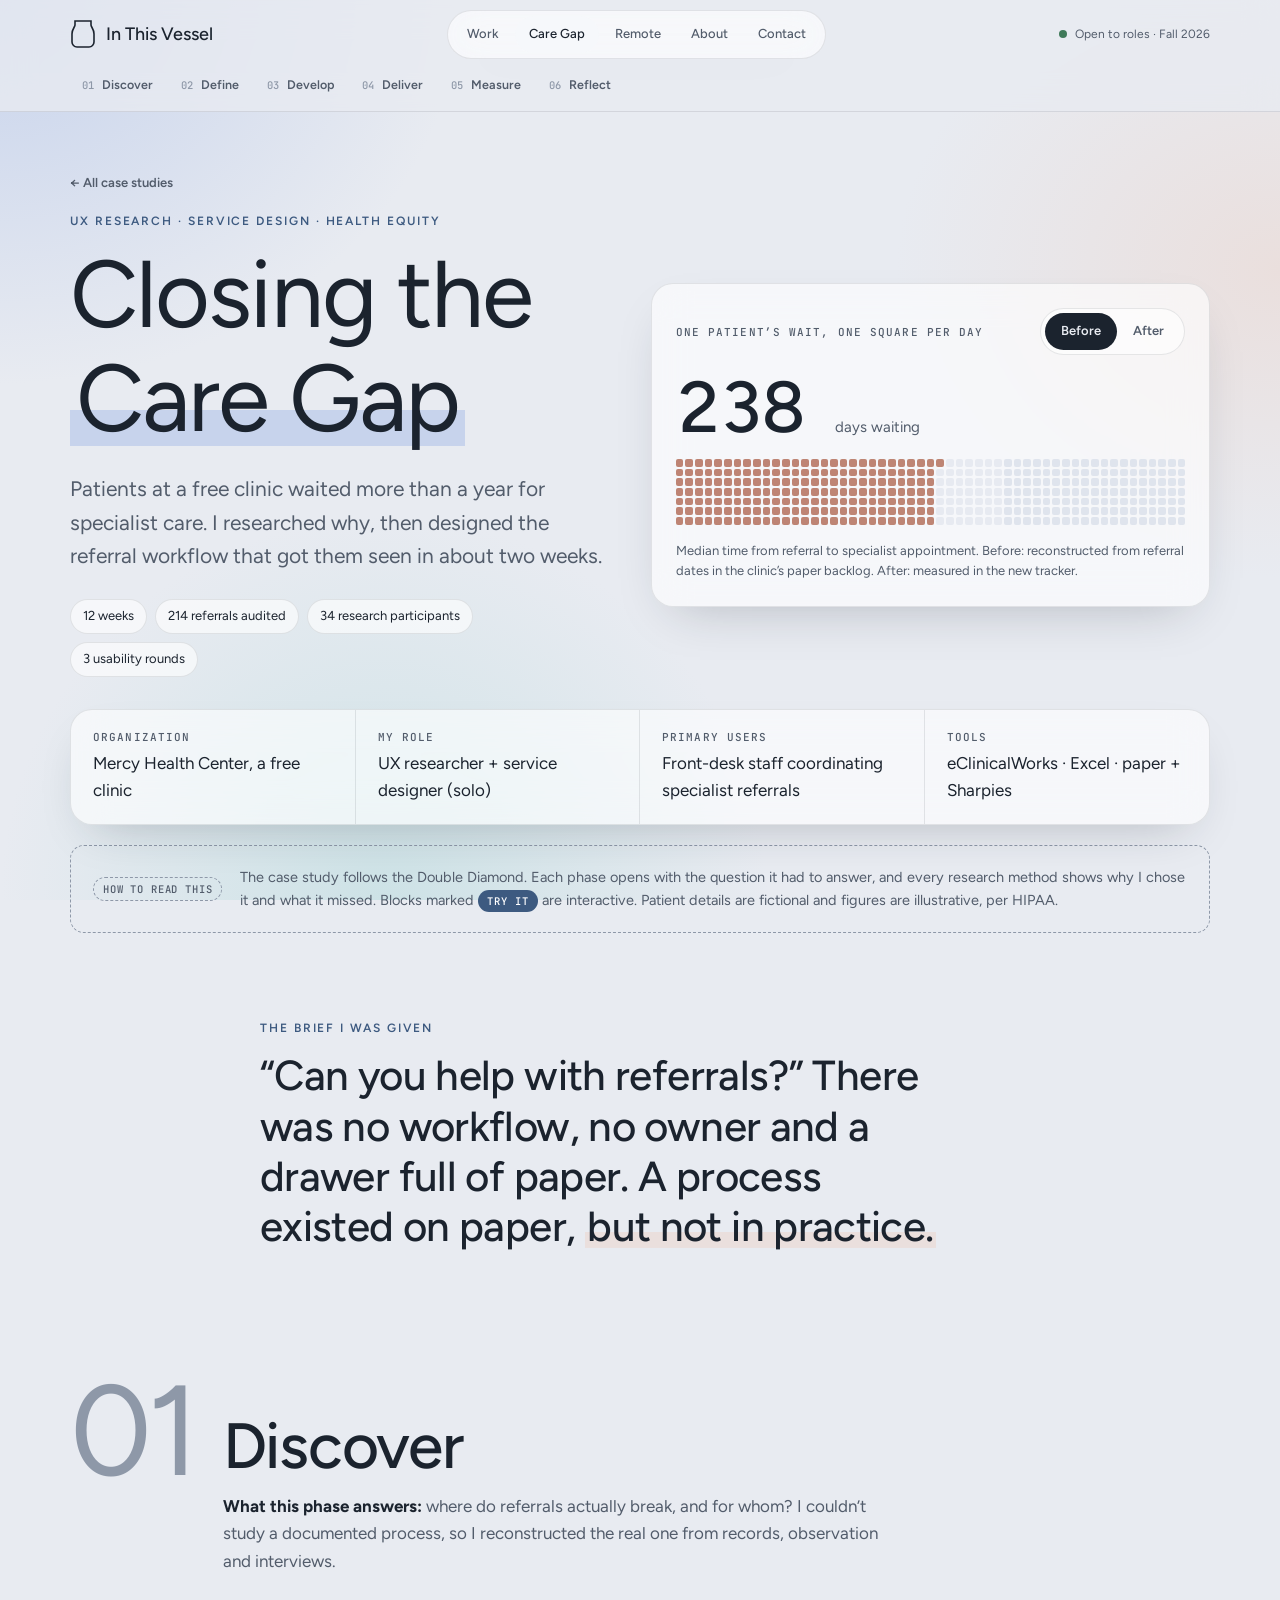
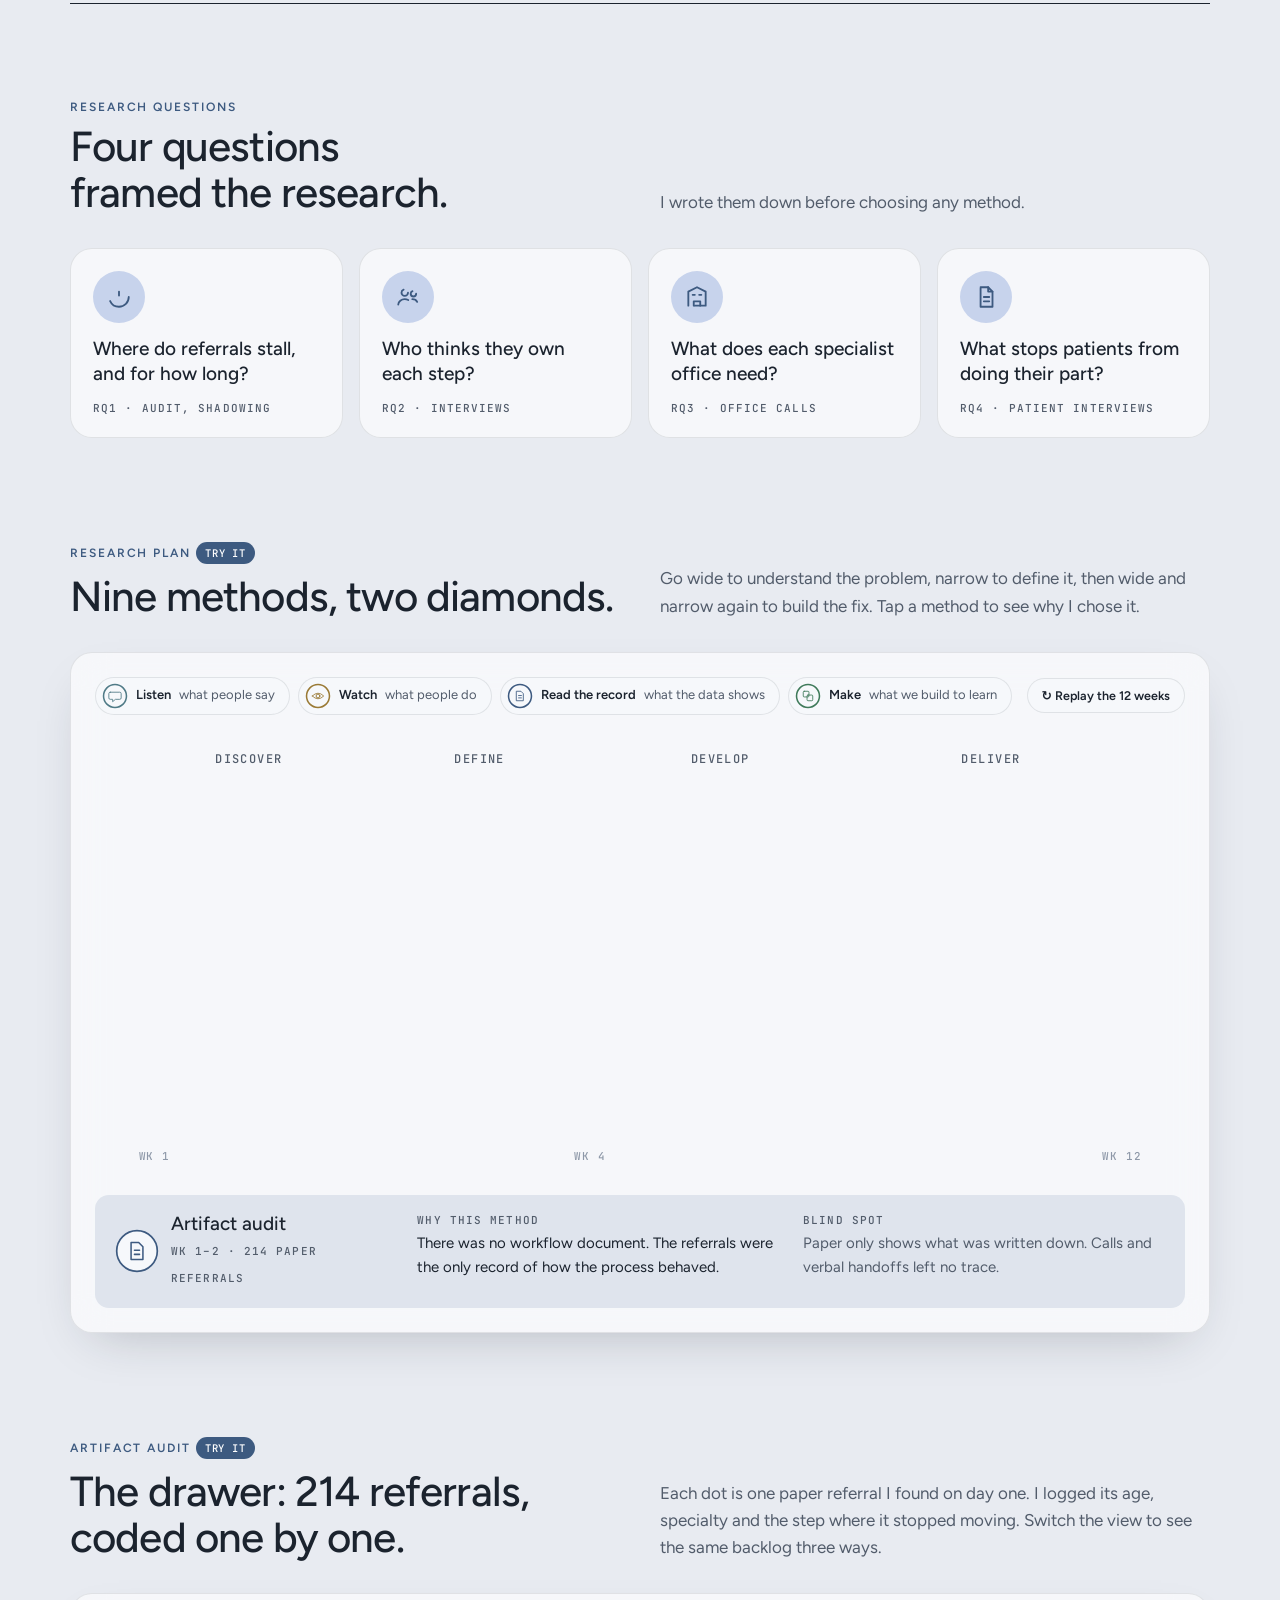
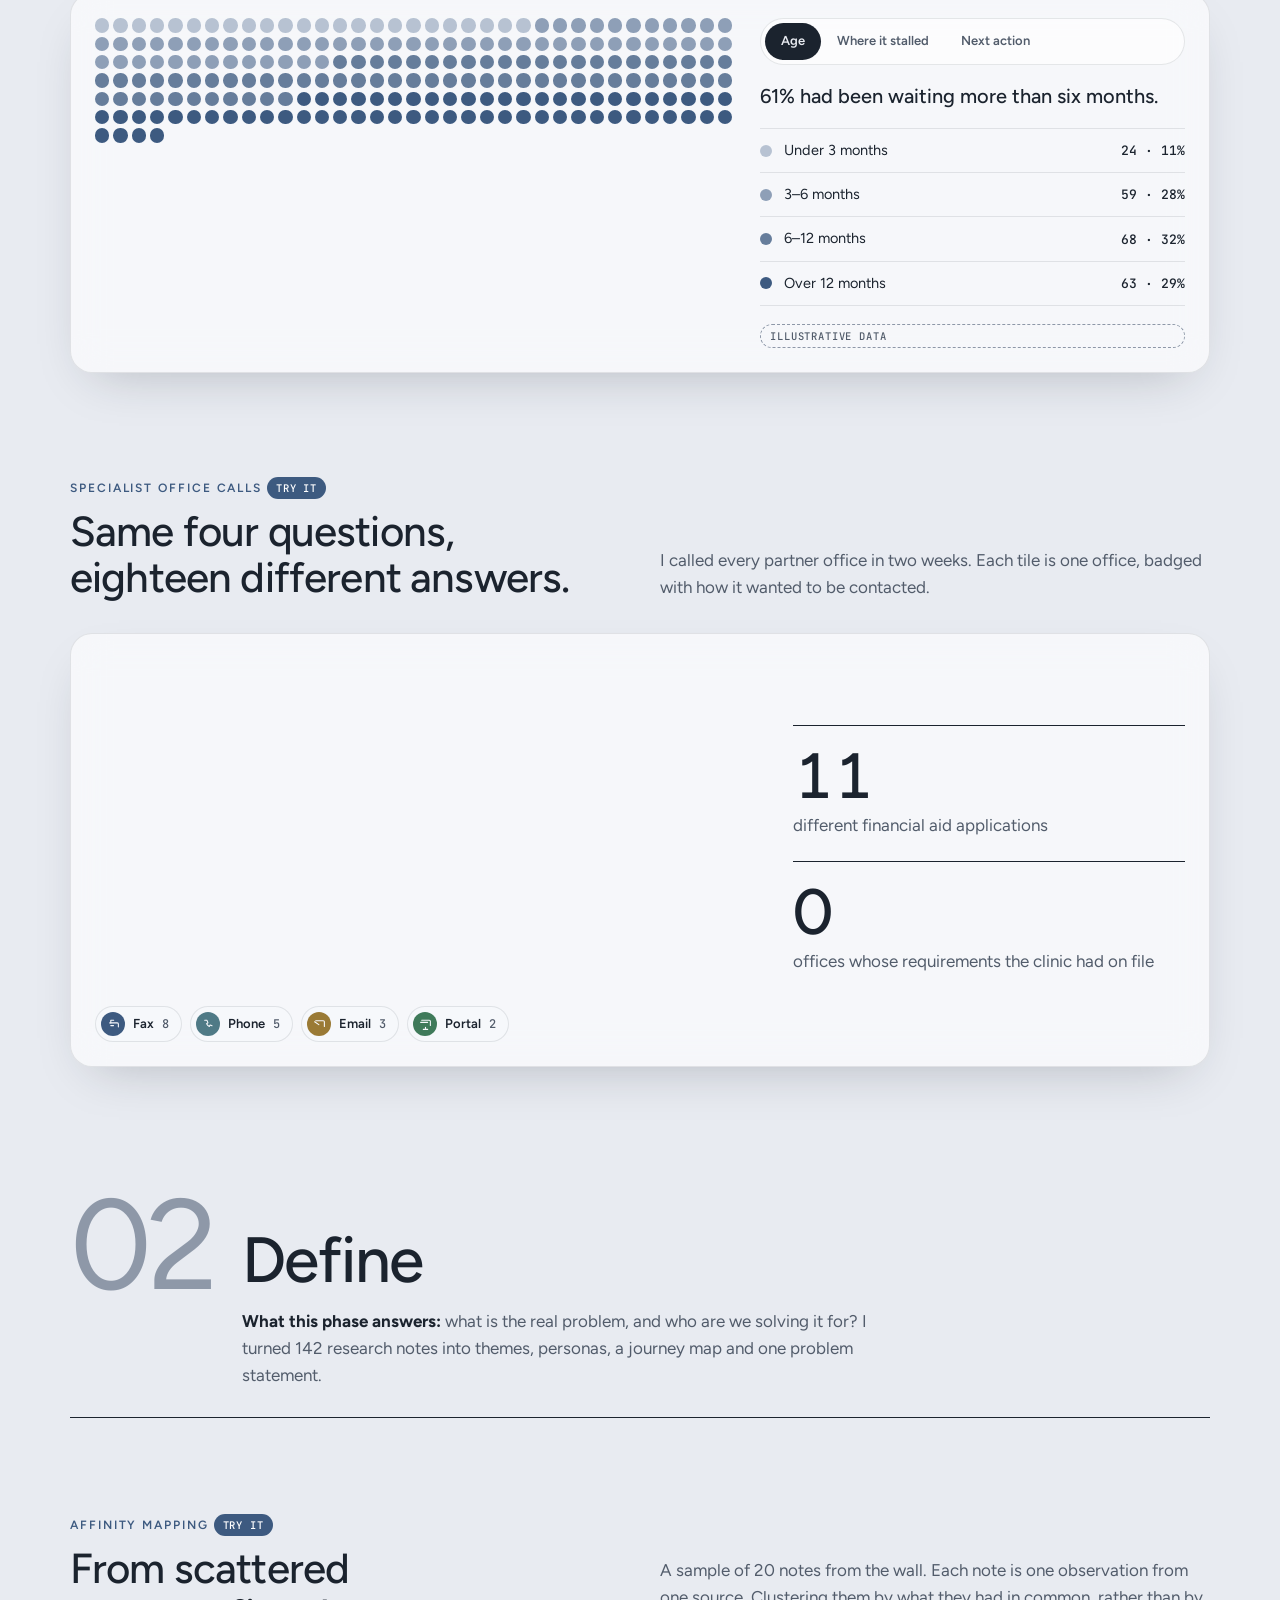
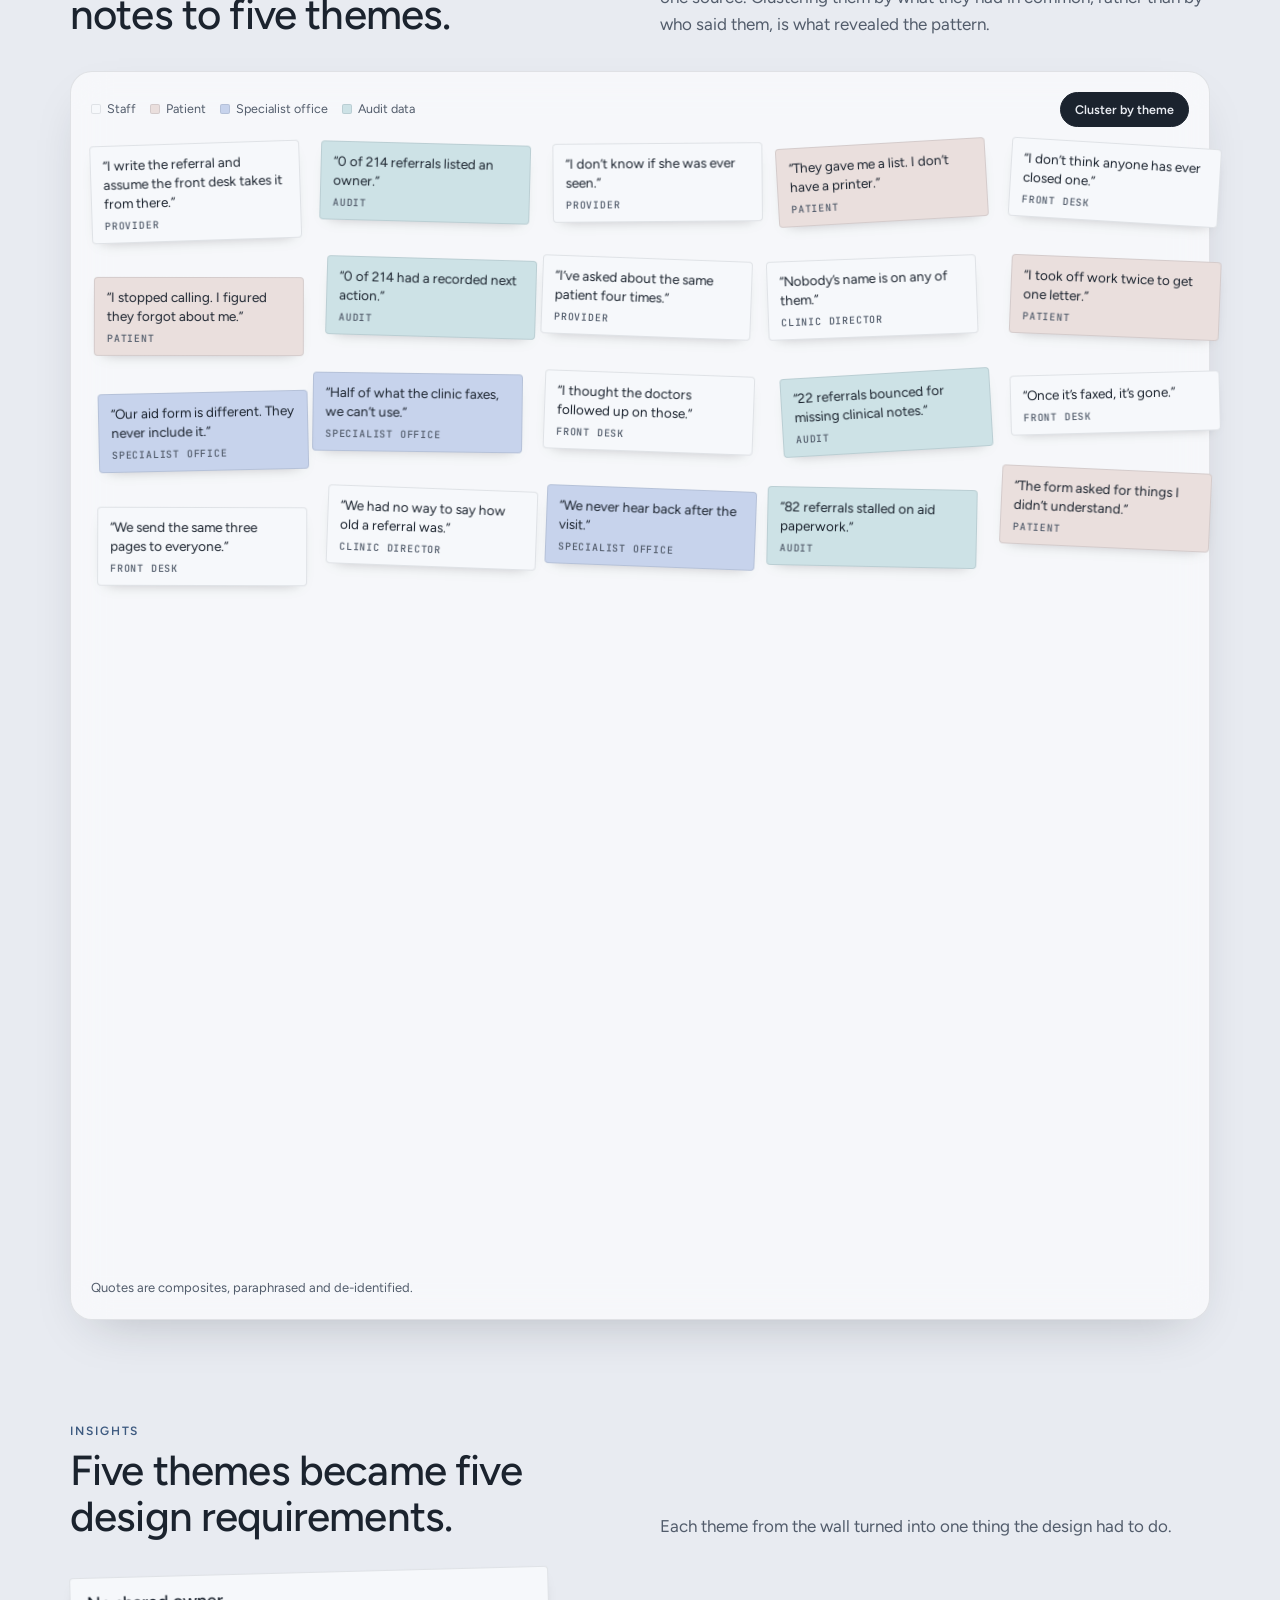
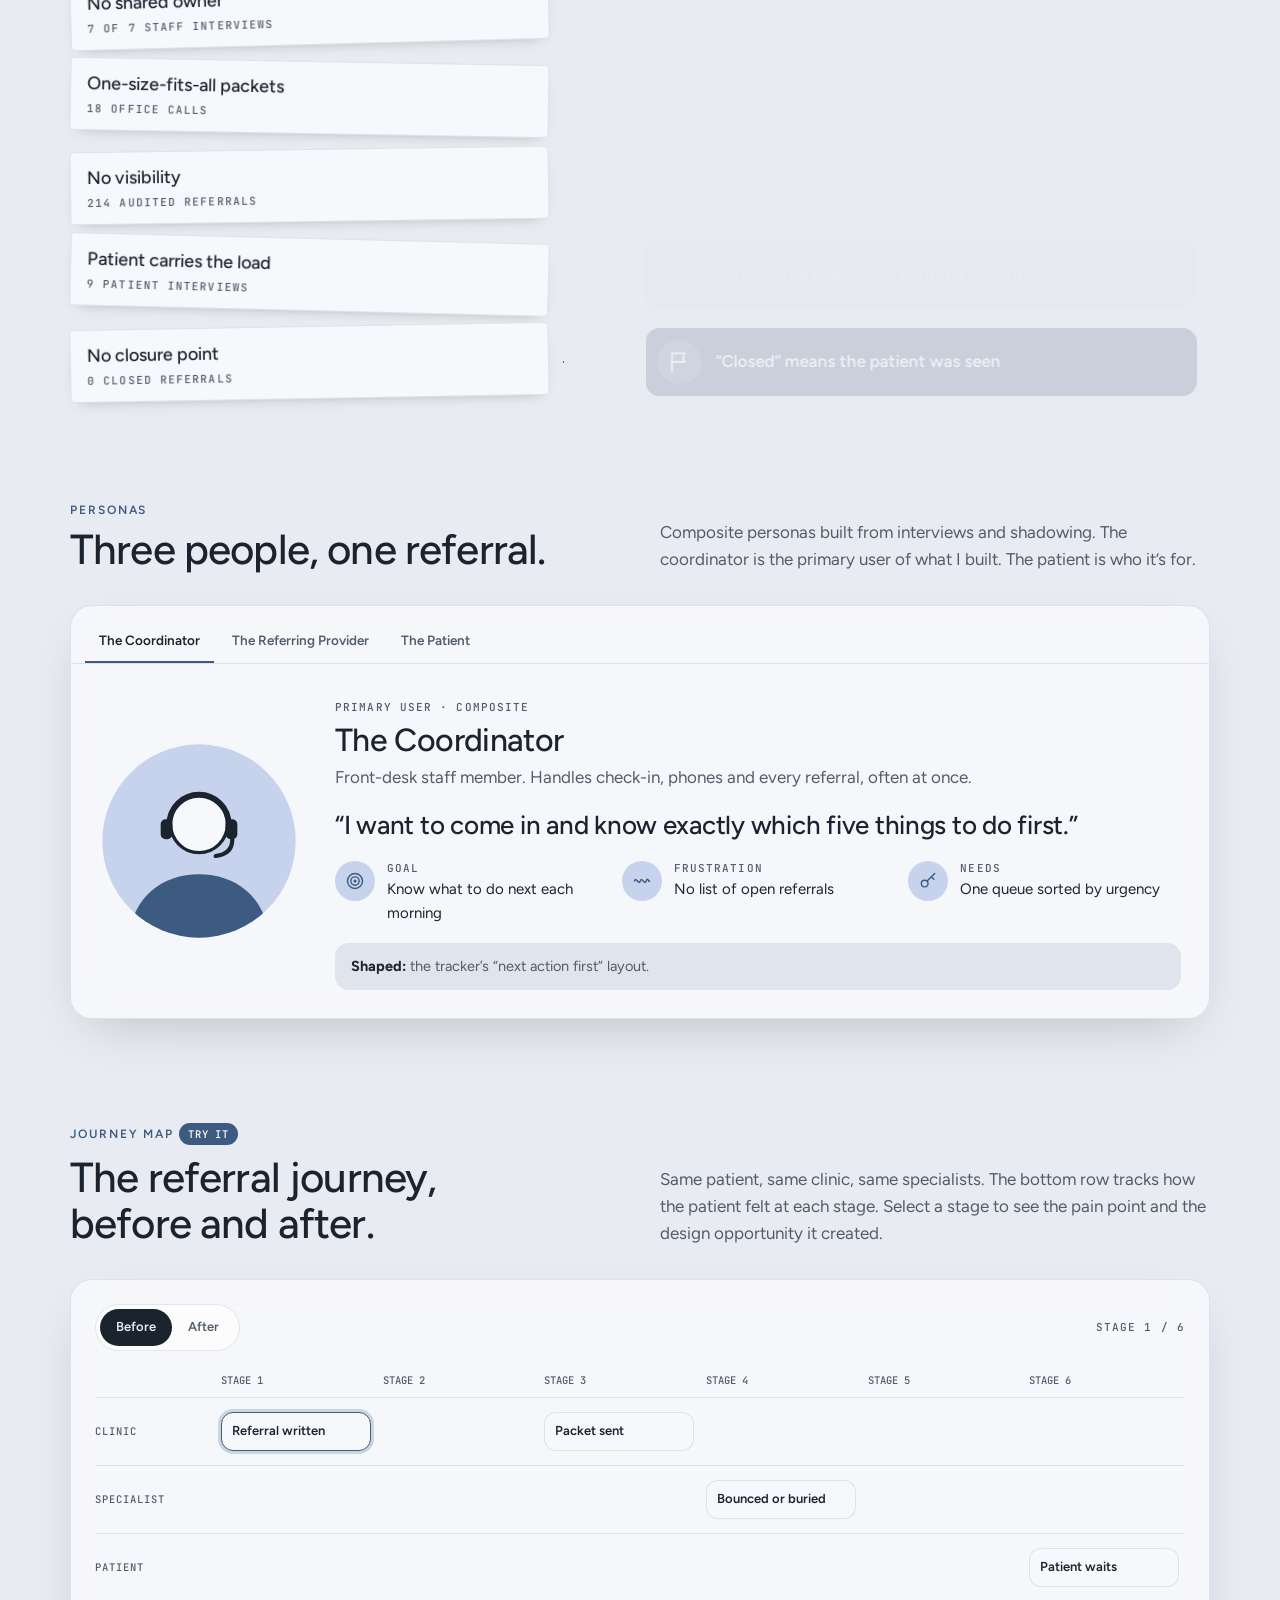
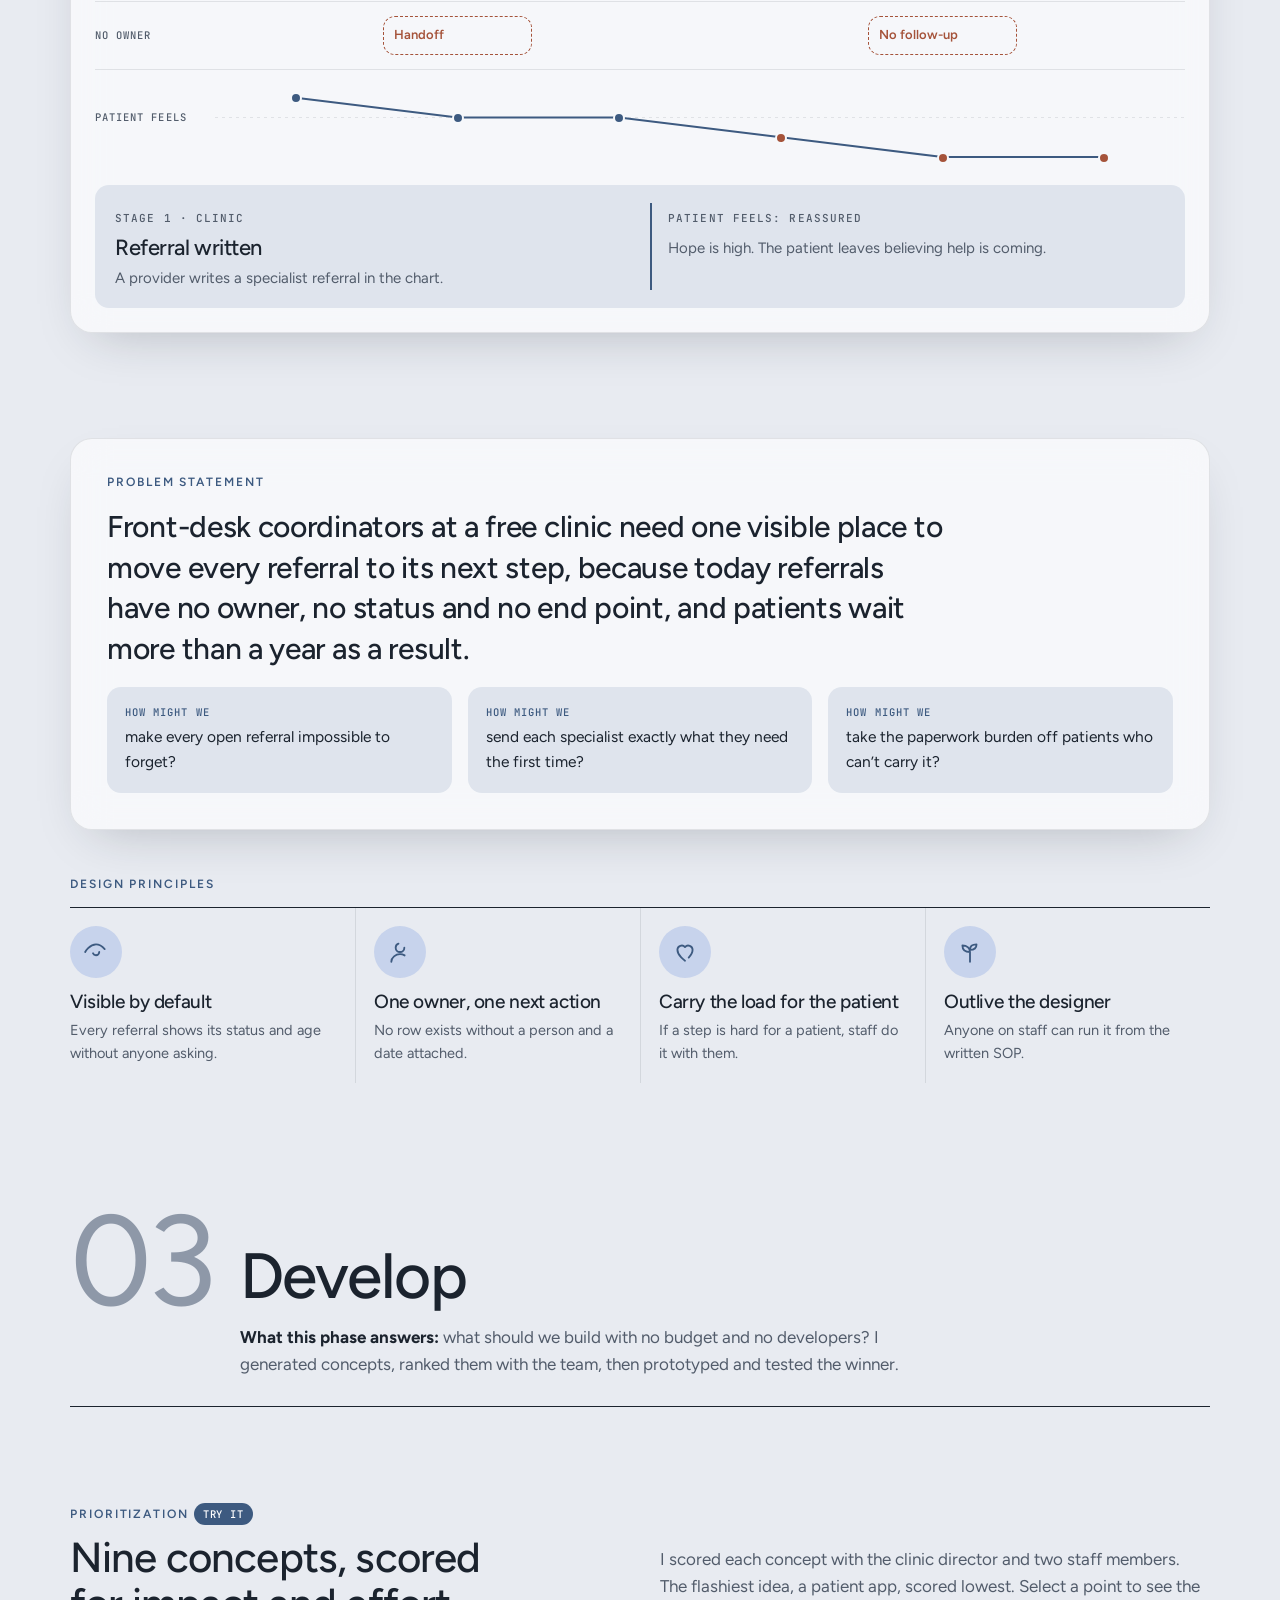
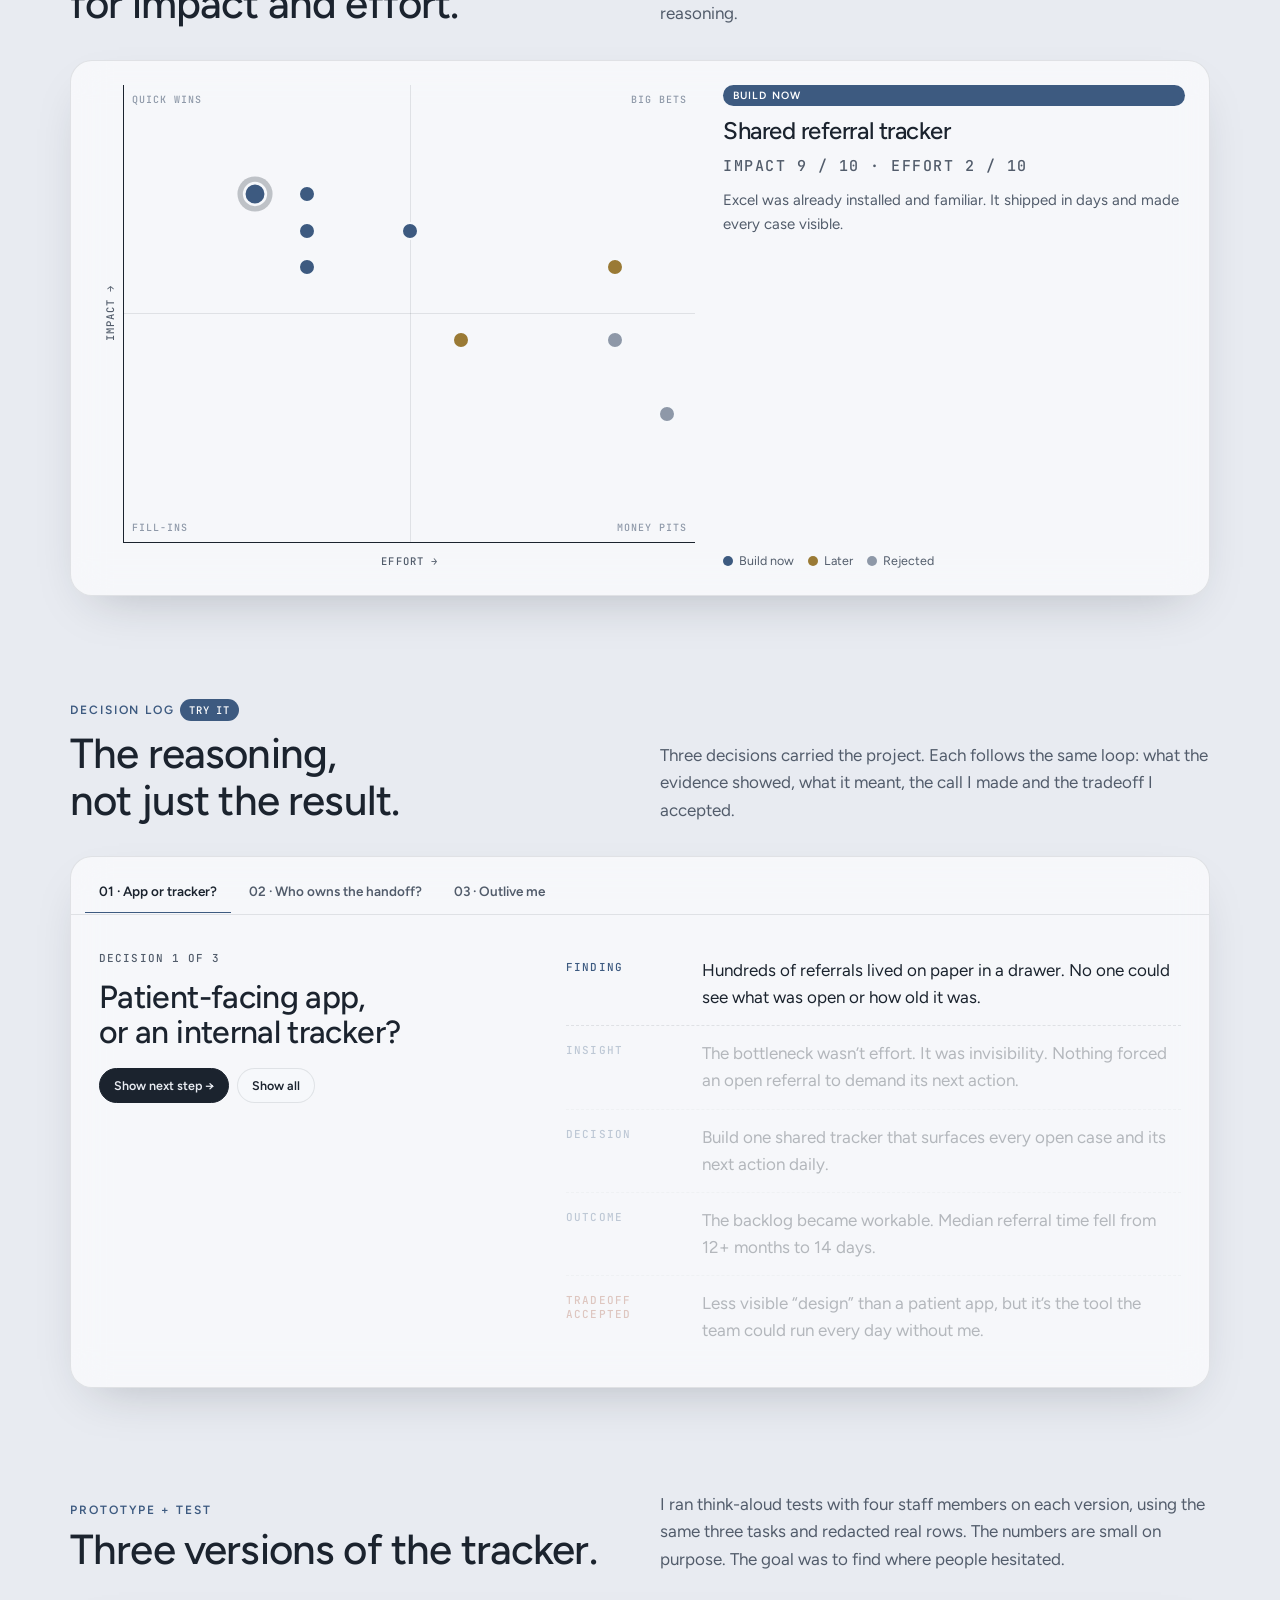
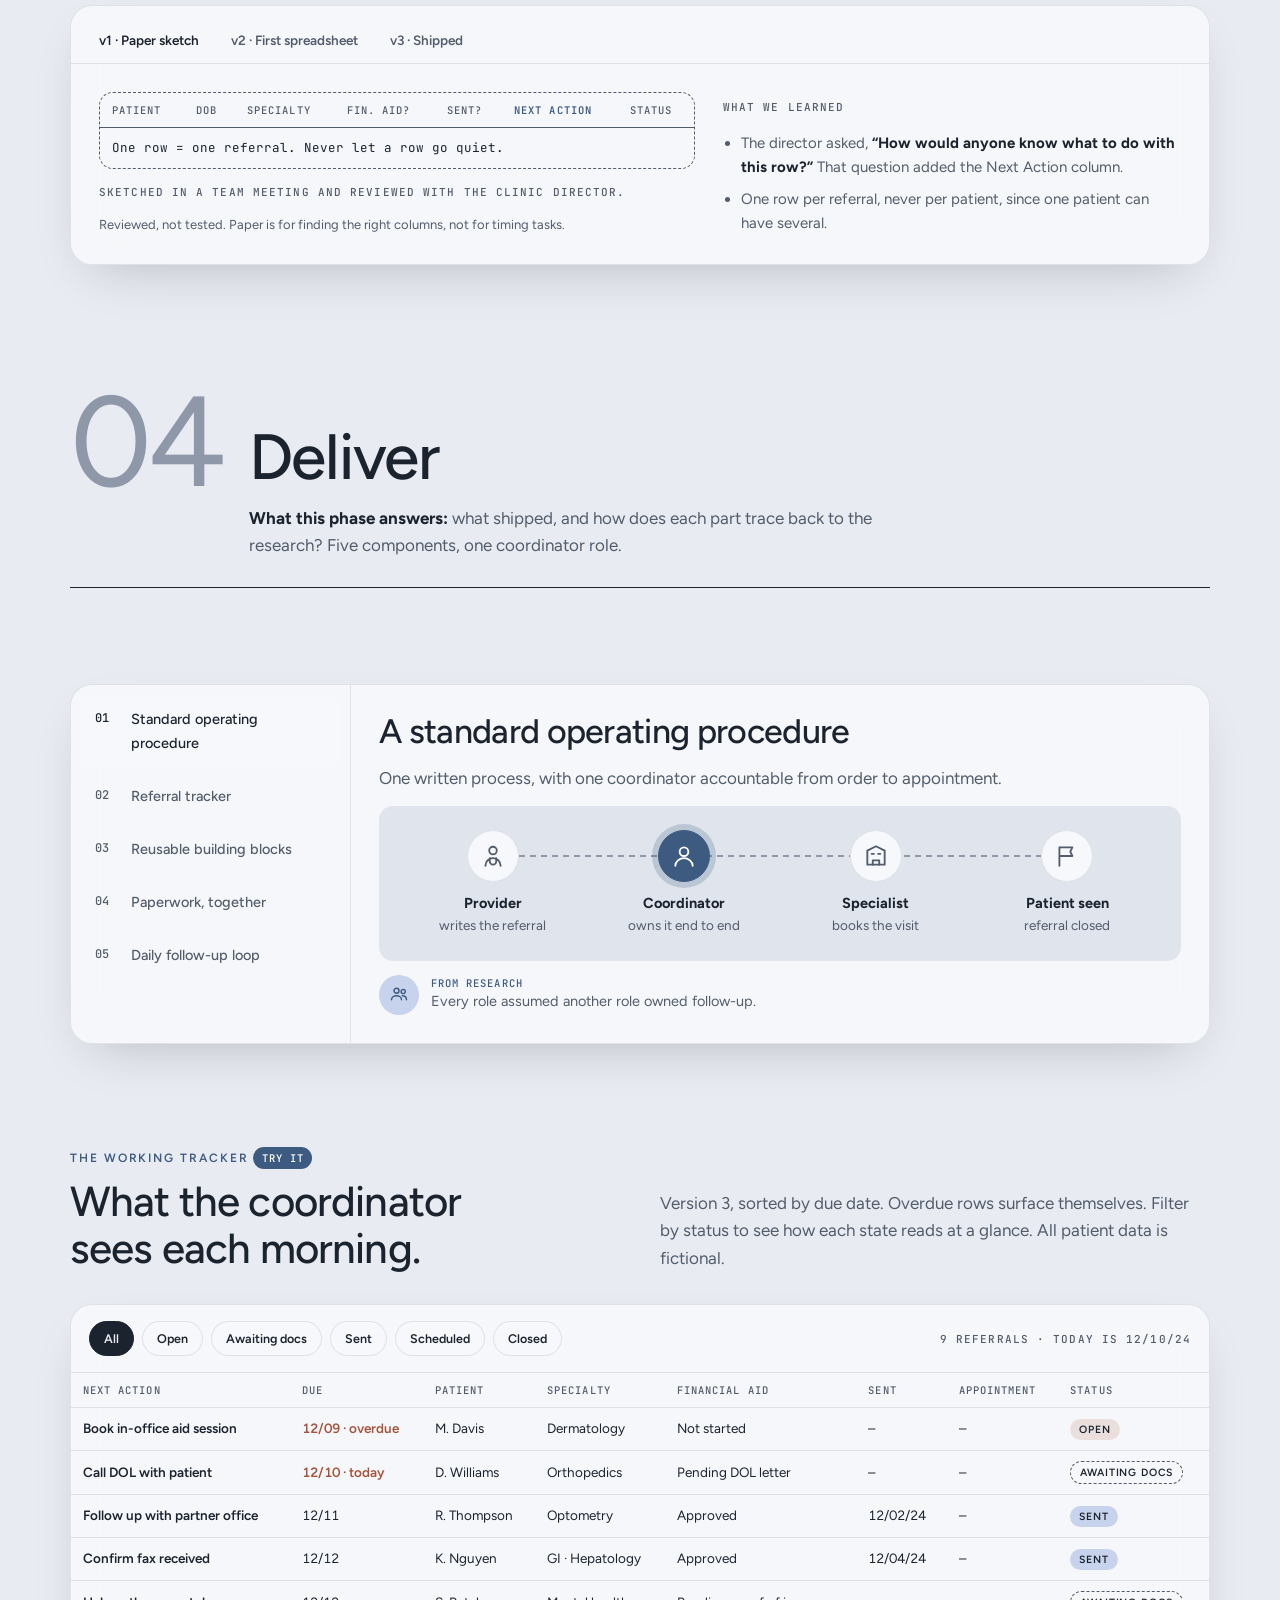
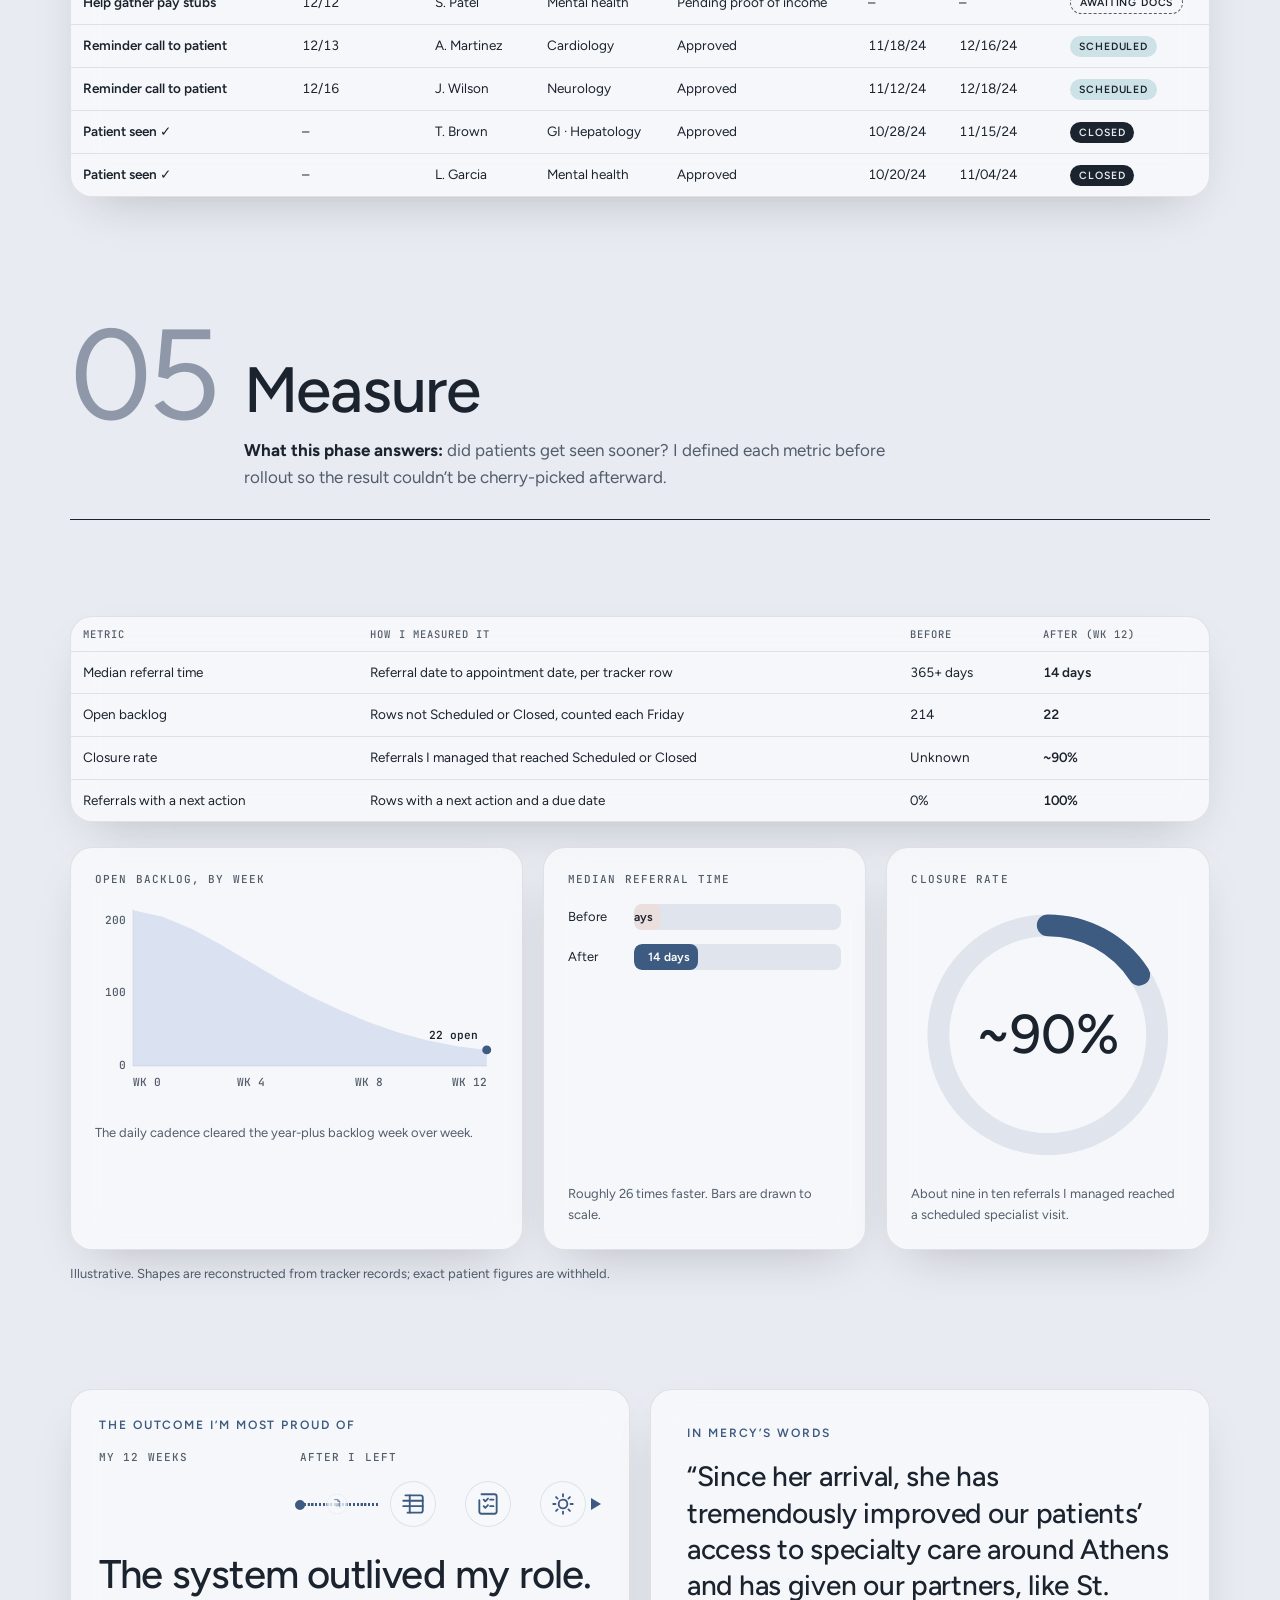
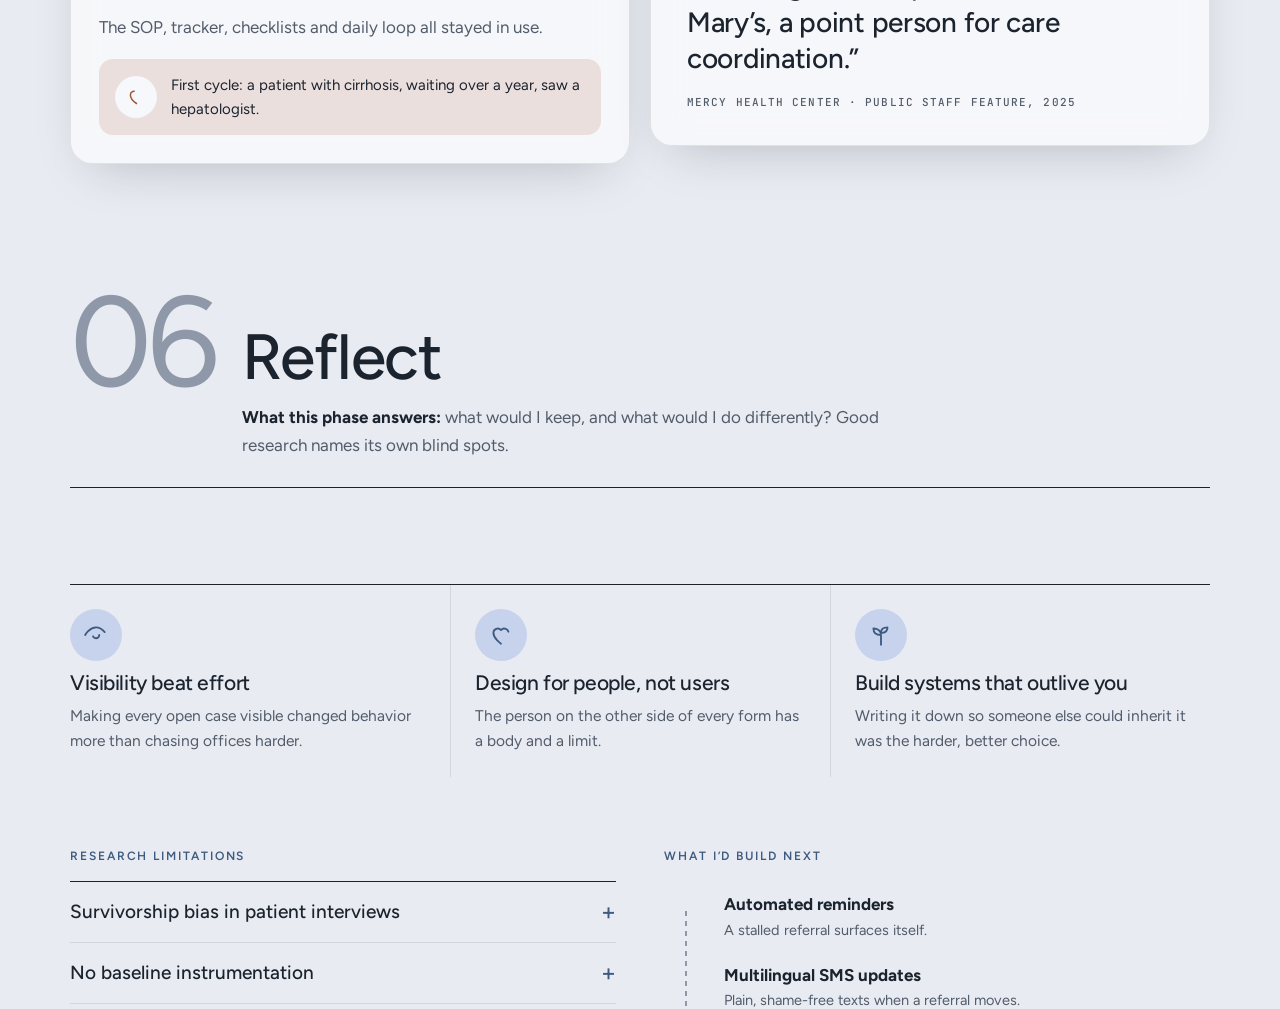
<file: closing-the-care-gap.html>
<!doctype html>
<html lang="en">
<head>
<meta charset="utf-8">
<title>Closing the Care Gap · In This Vessel</title>
<meta http-equiv="refresh" content="0; url=care-gap.html">
<link rel="canonical" href="https://inthisvessel.com/care-gap.html">
</head>
<body><p>This case study moved to <a href="care-gap.html">care-gap.html</a>.</p></body>
</html>
</file>
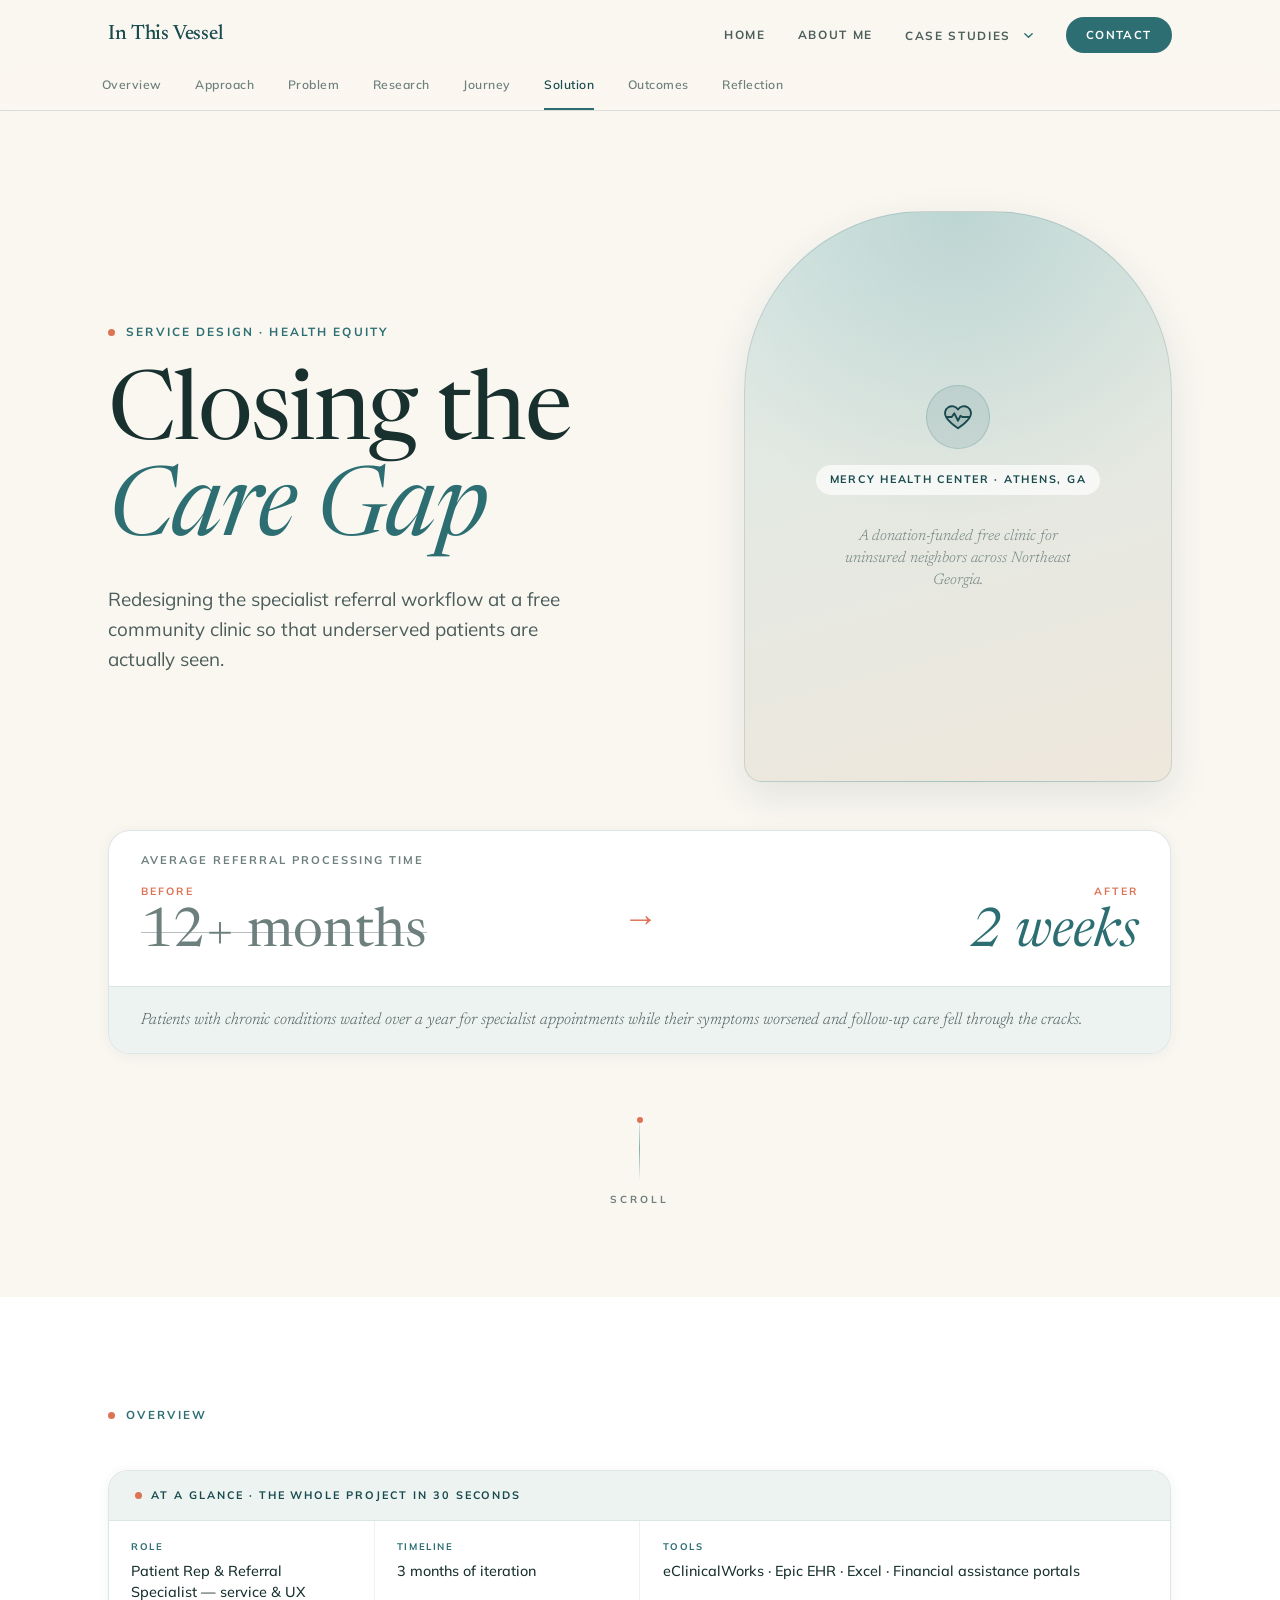
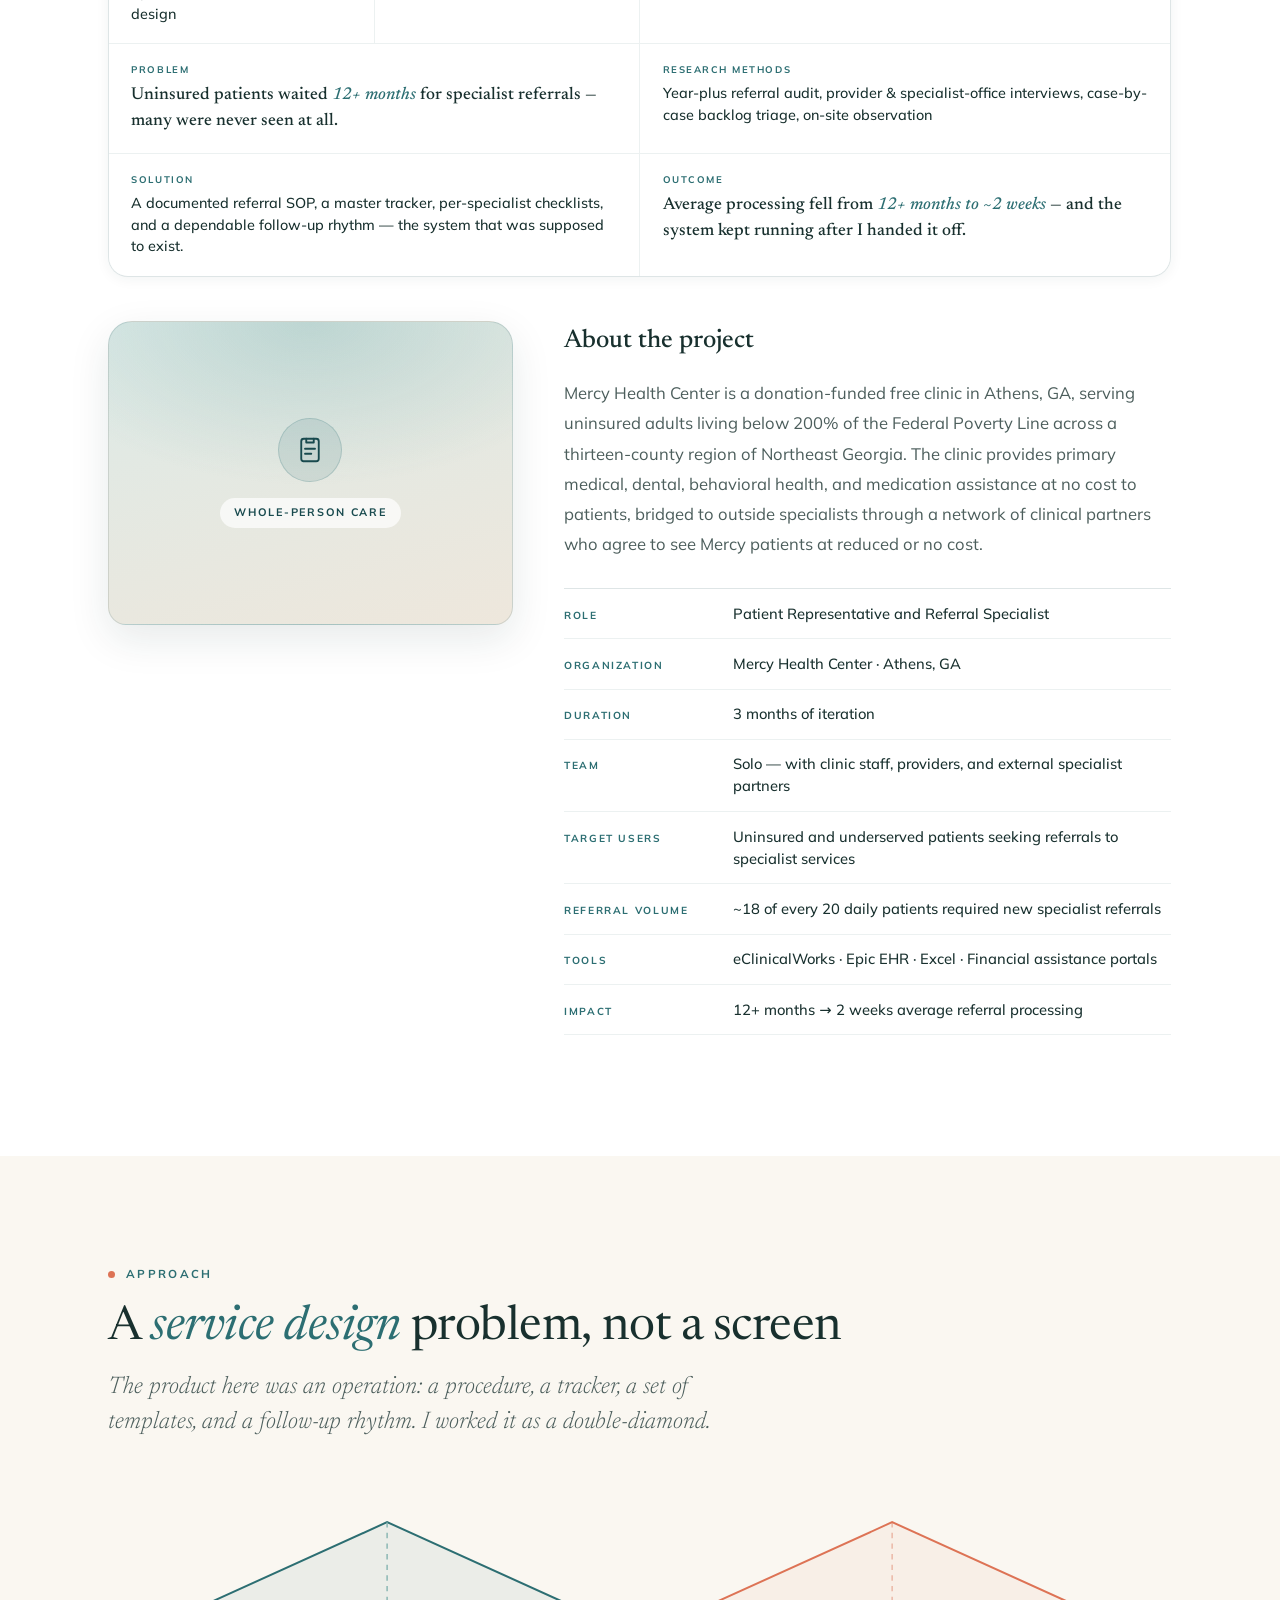
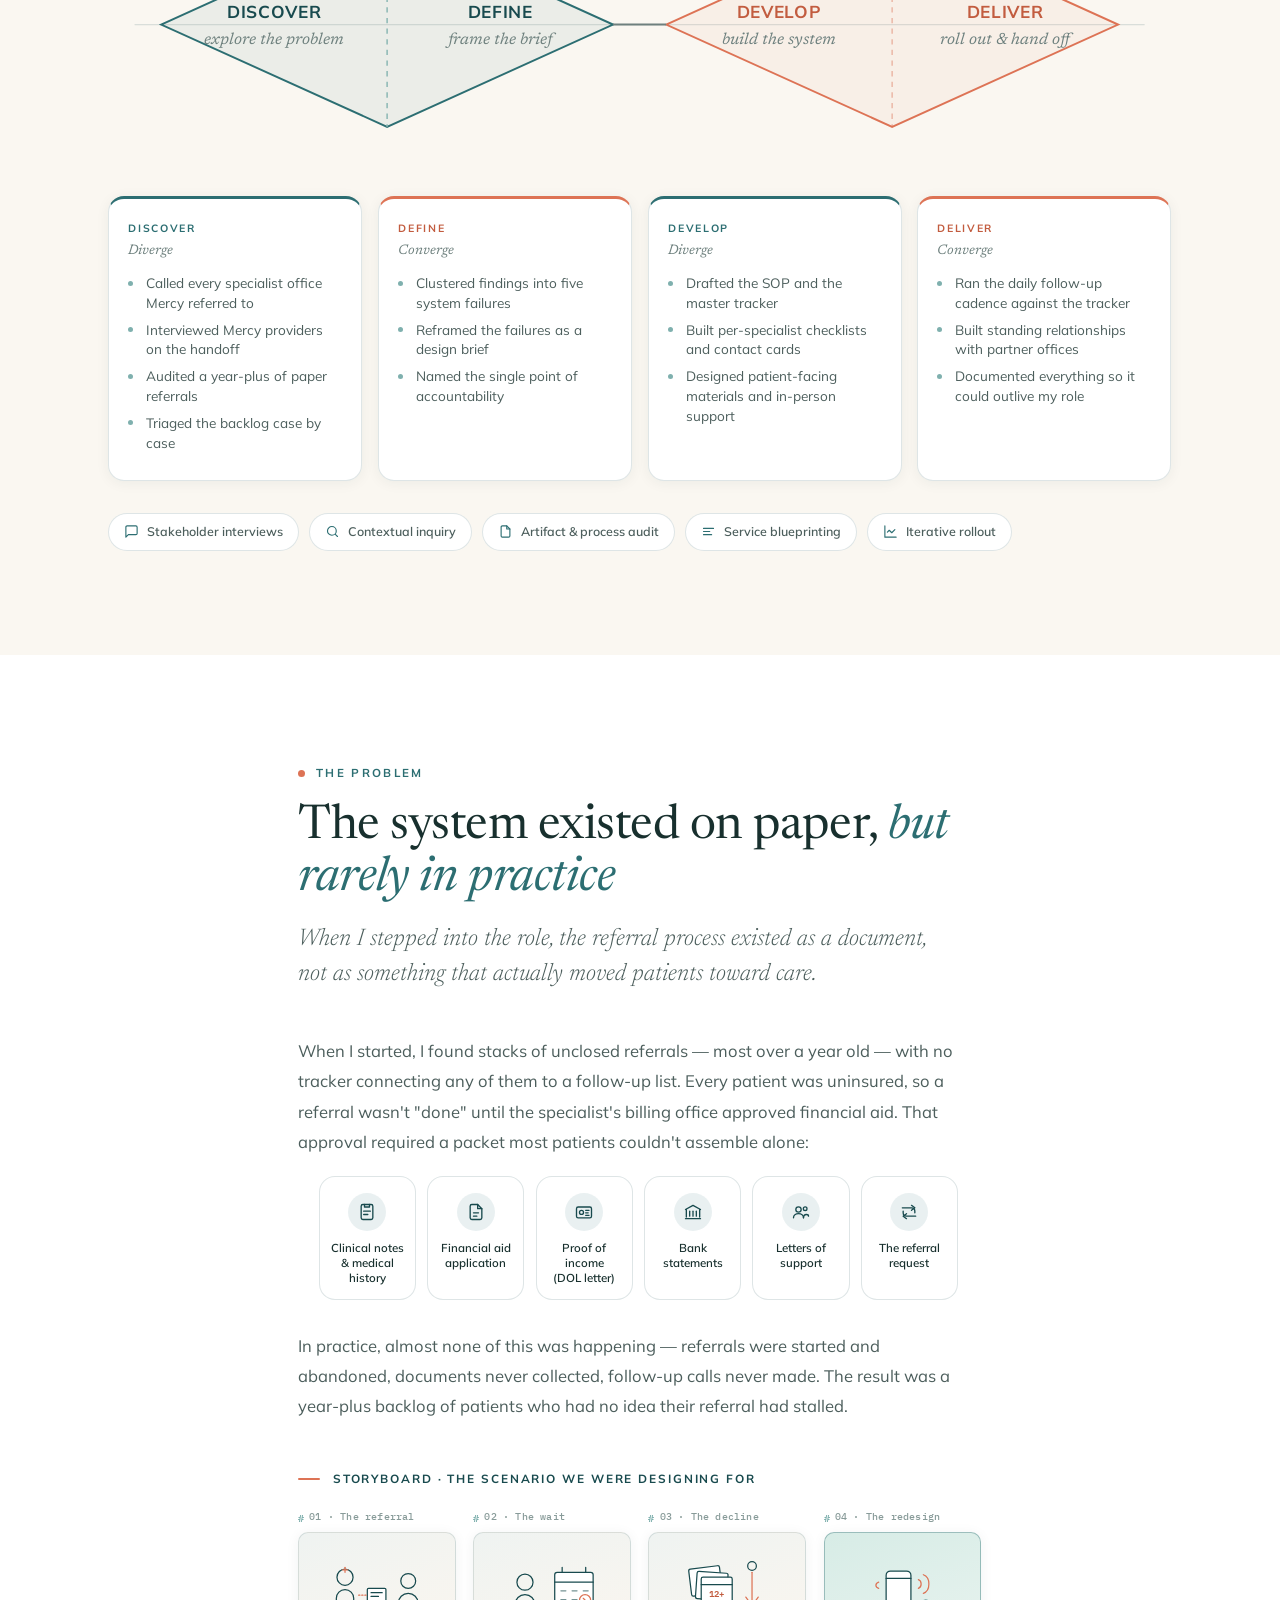
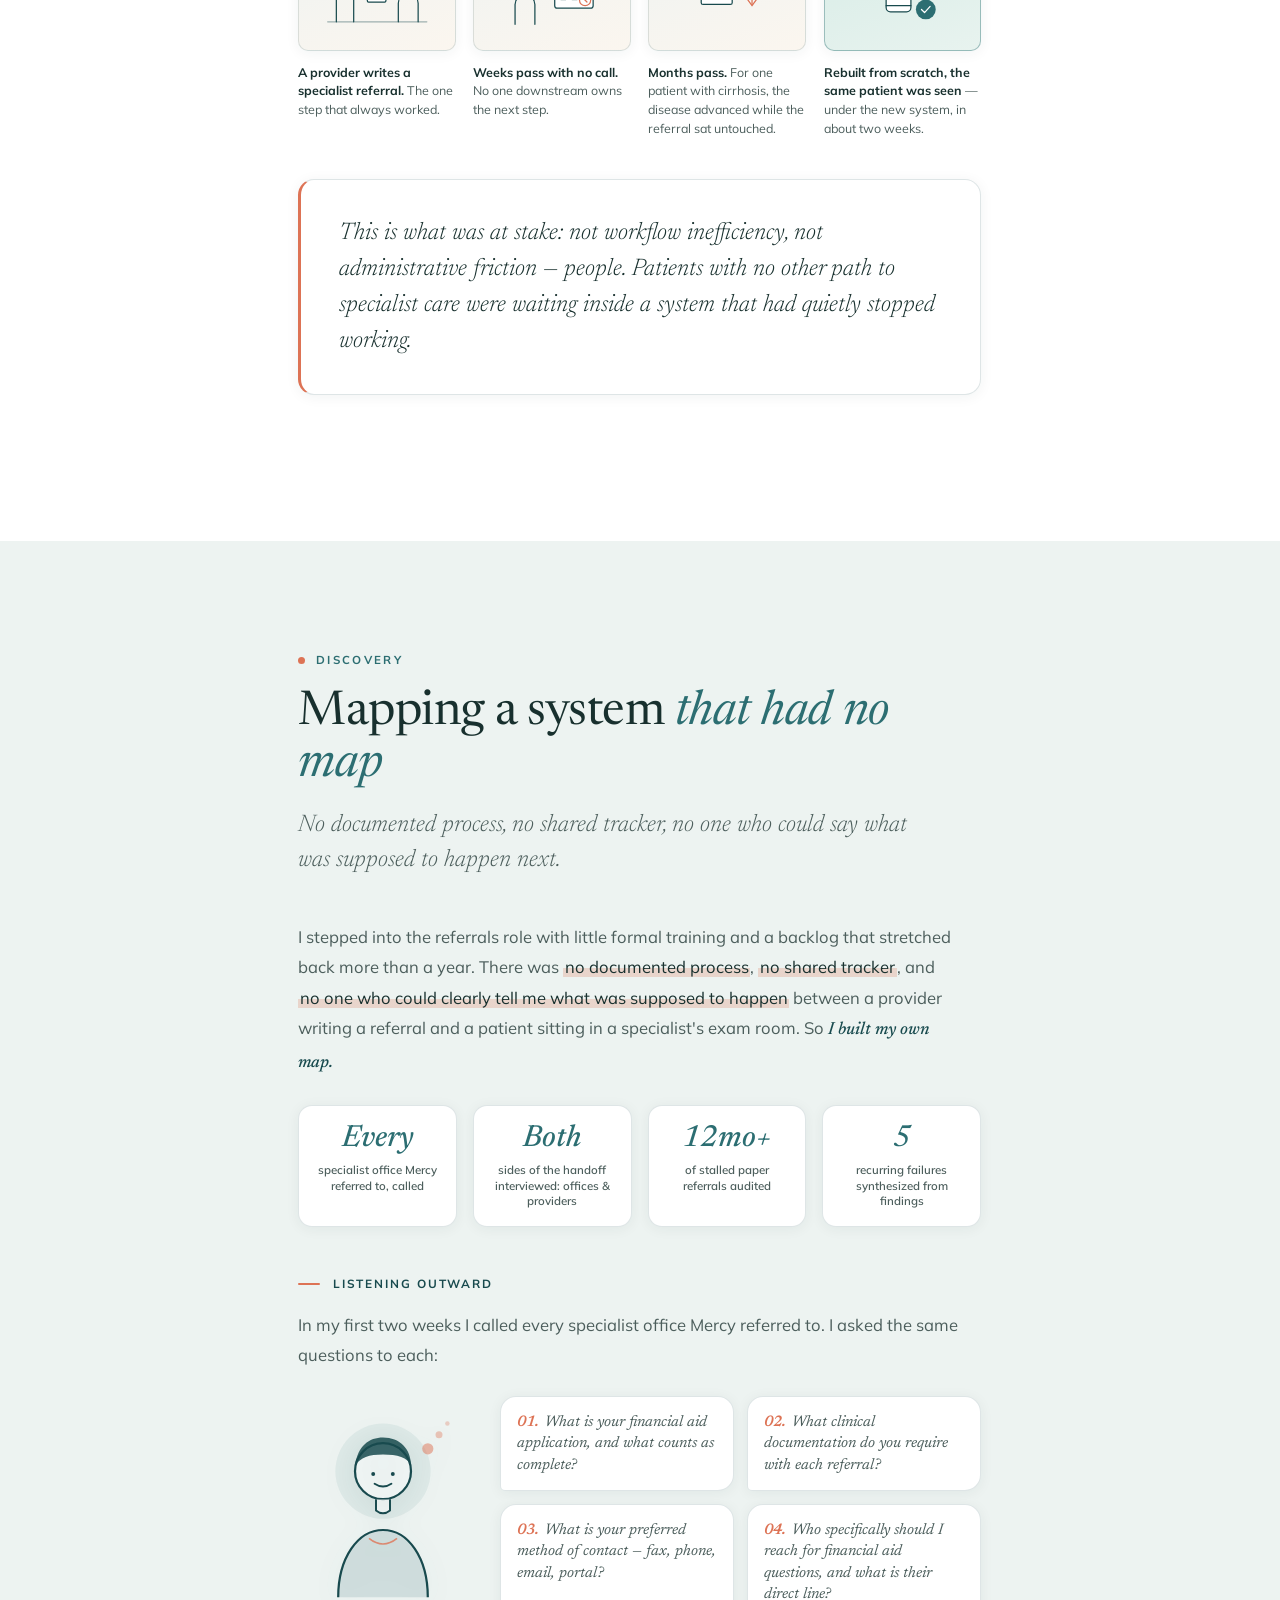
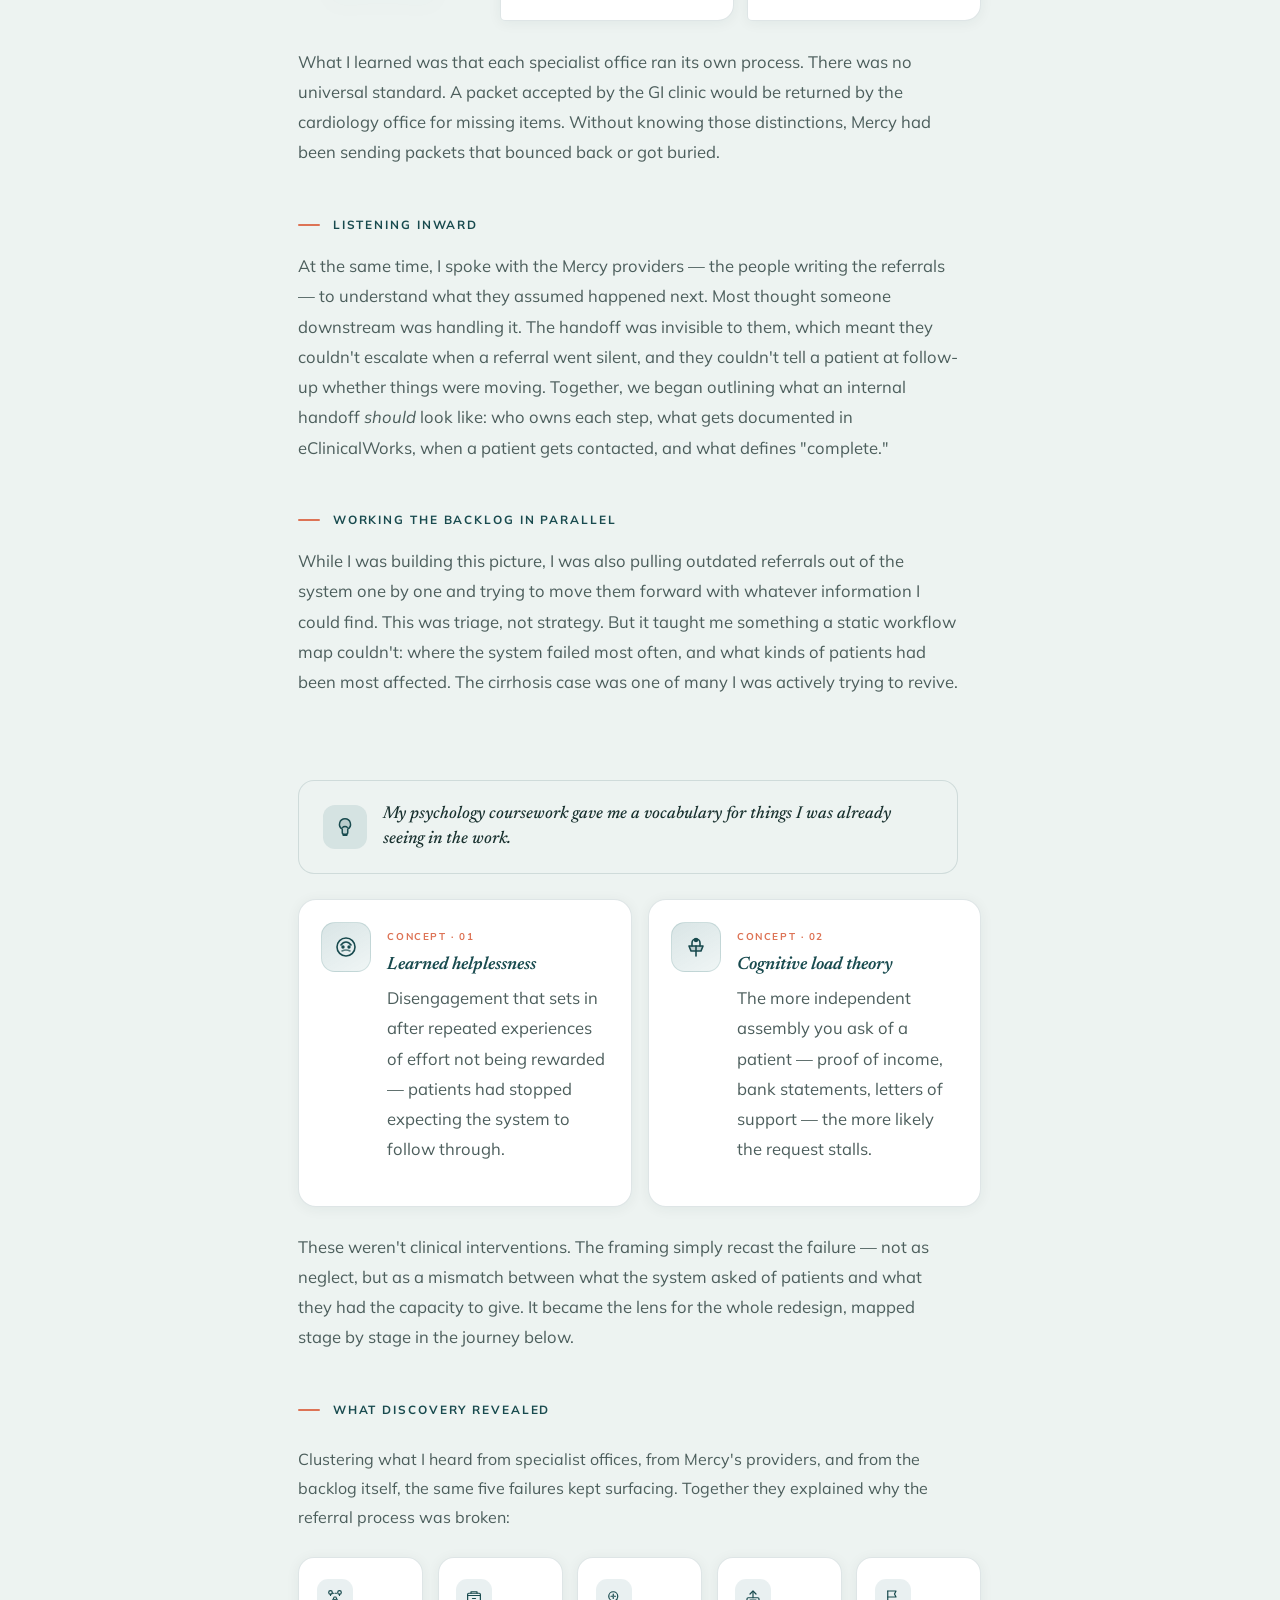
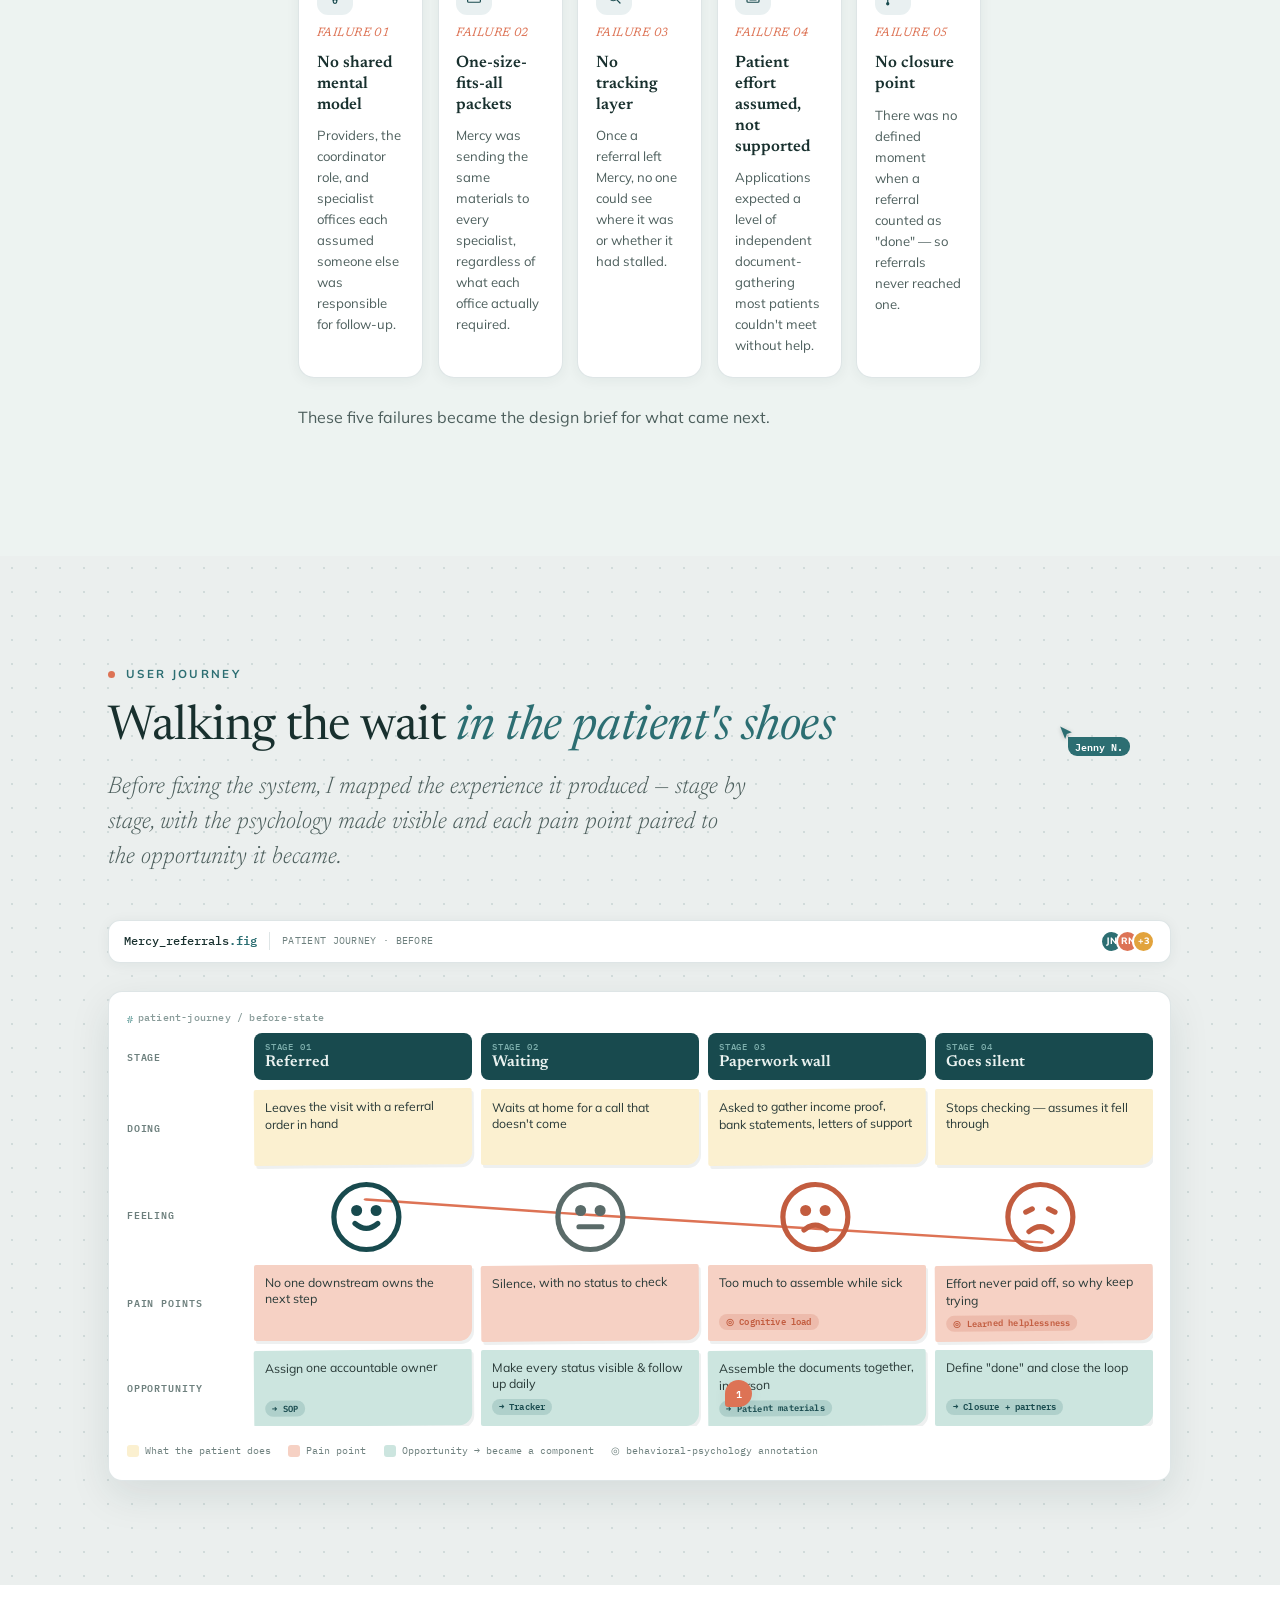
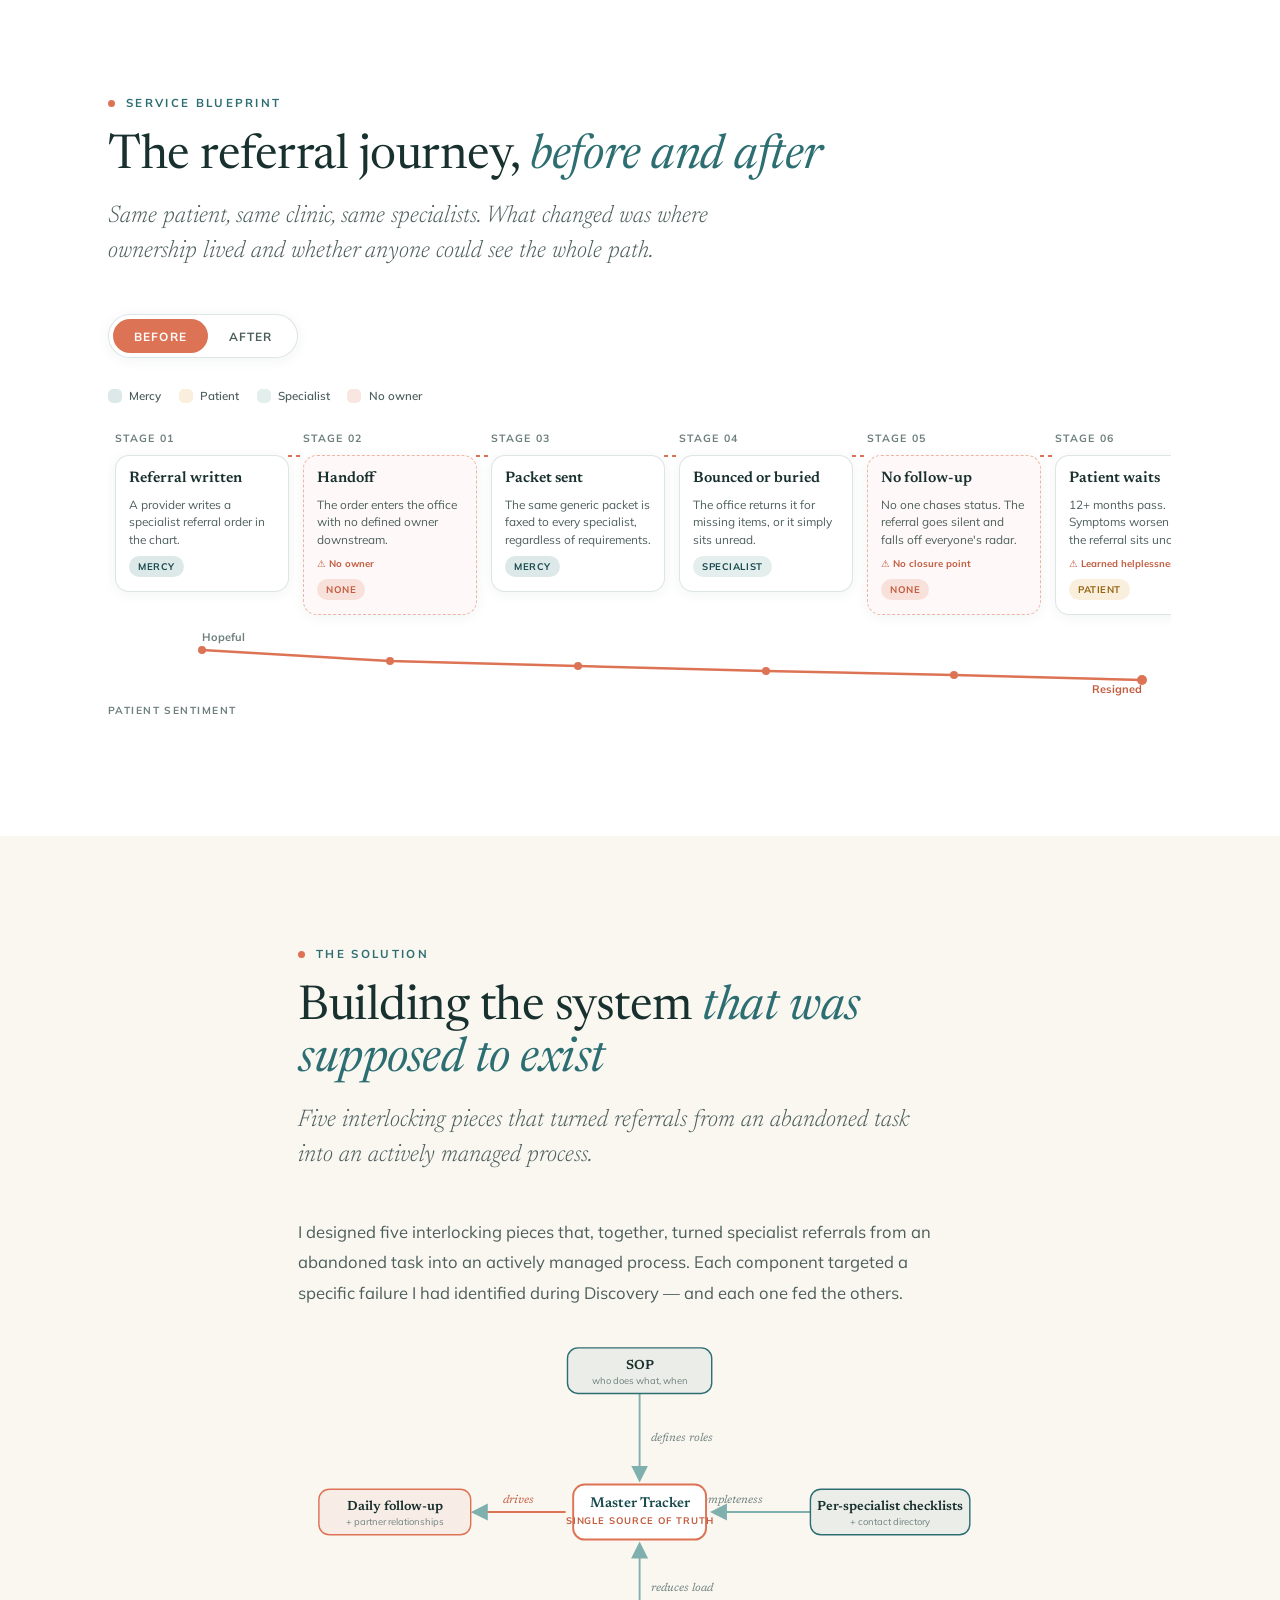
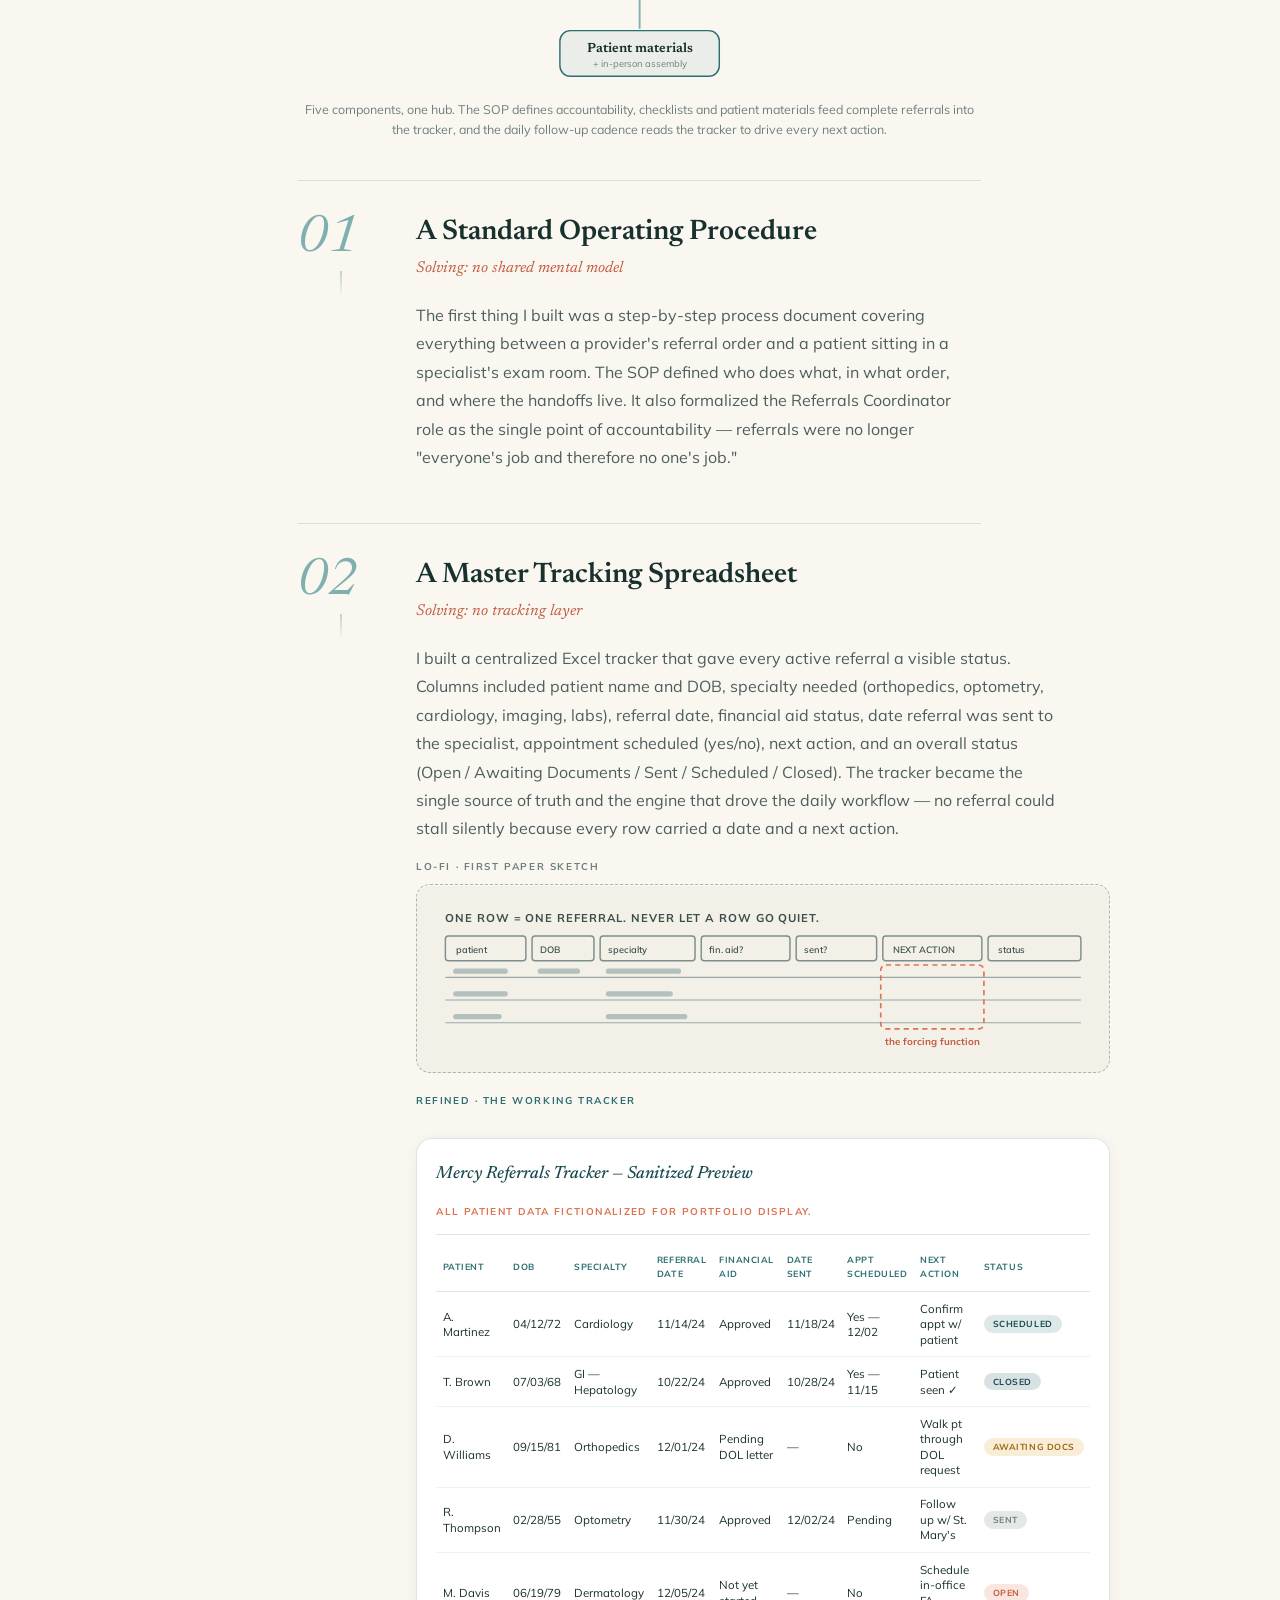
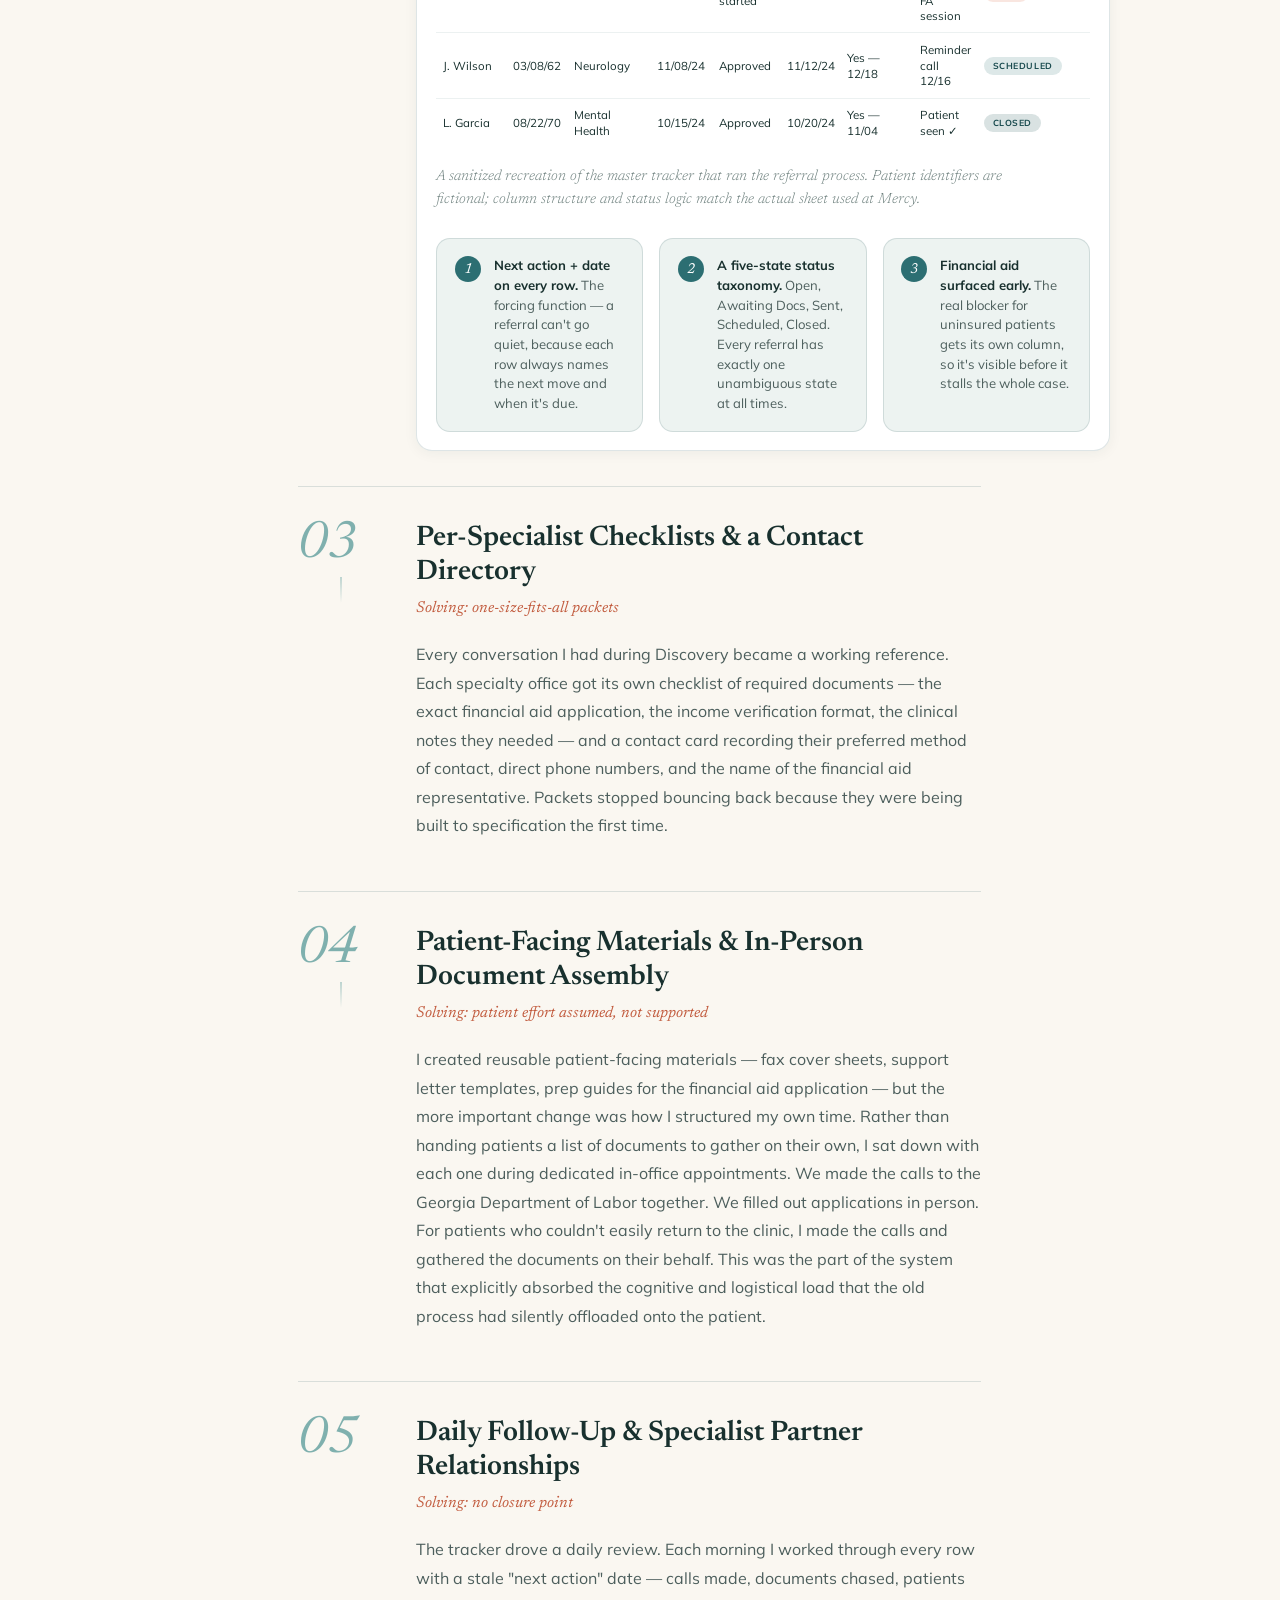
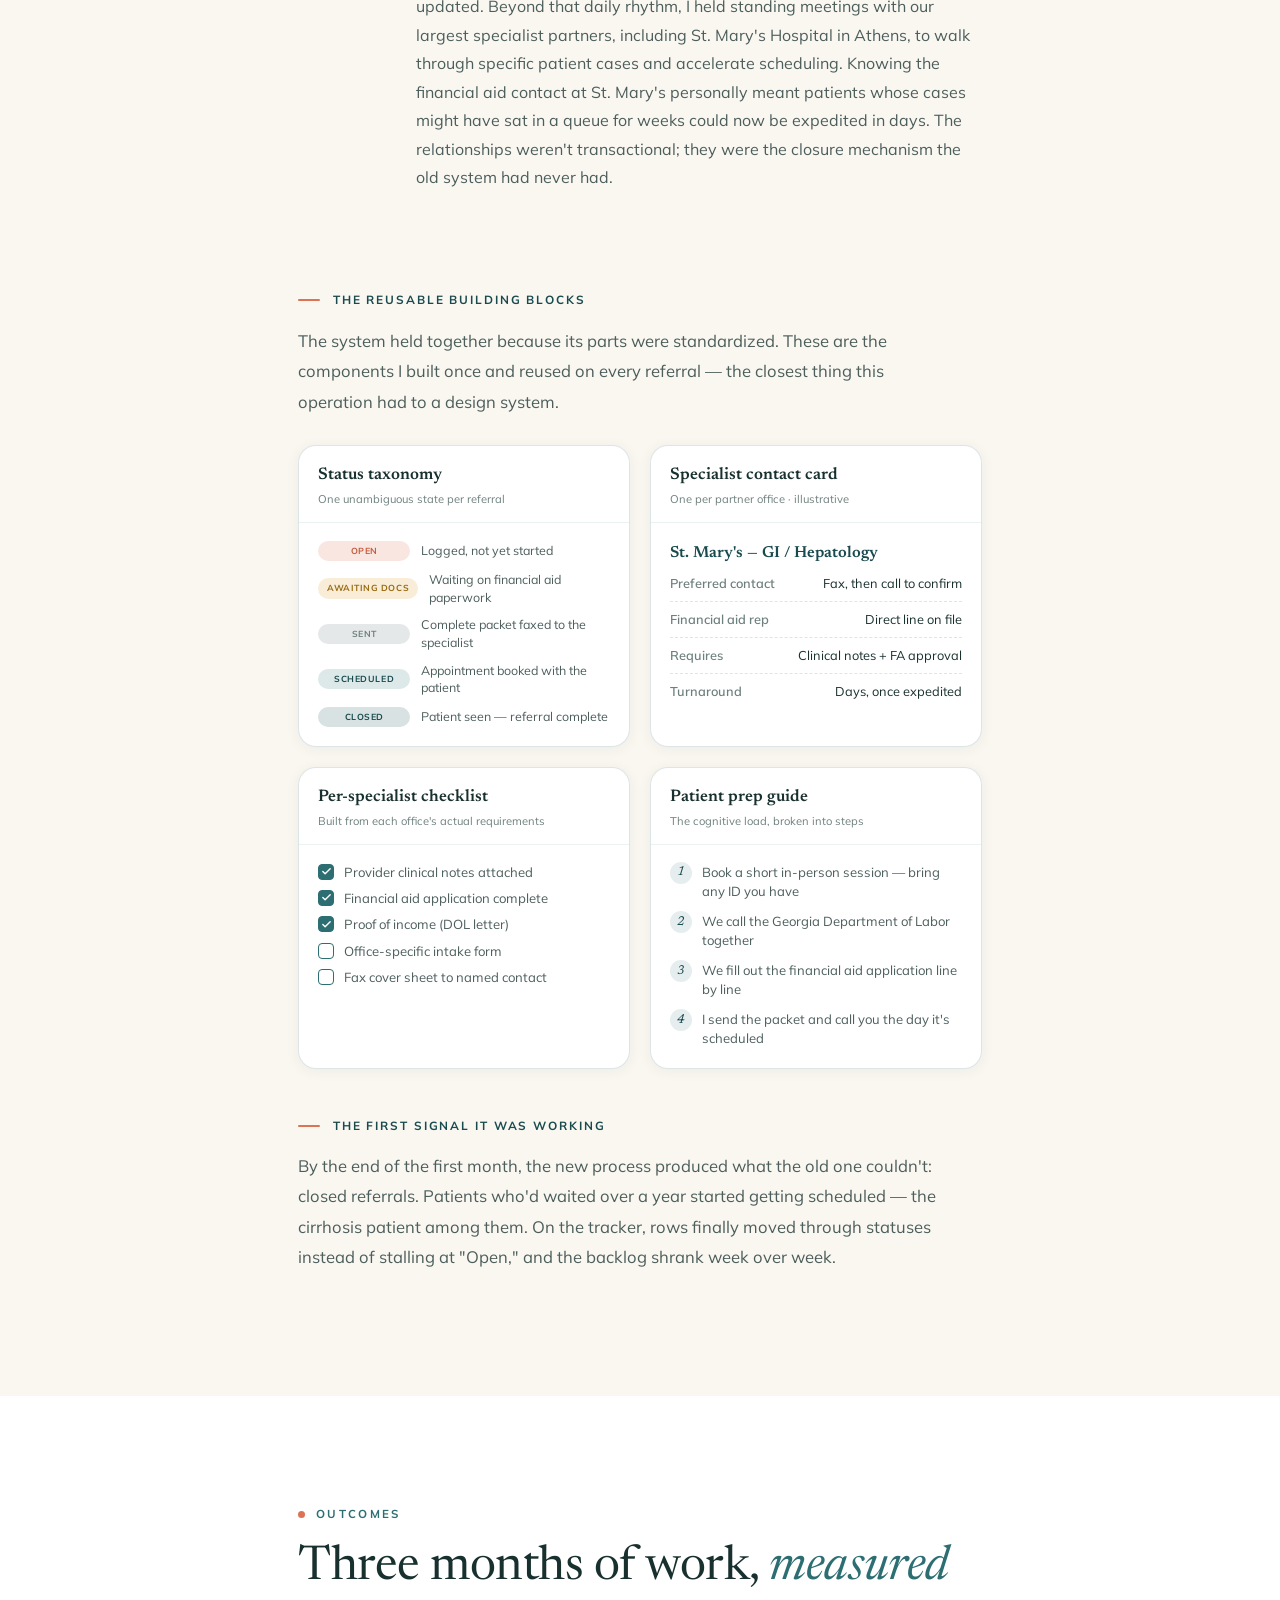
<file: closingthecaregap (1).html>
<!DOCTYPE html>
<html lang="en">
<head>
<meta charset="UTF-8" />
<meta name="viewport" content="width=device-width, initial-scale=1.0" />
<title>Closing the Care Gap — Jenny Negrete</title>
<link rel="preconnect" href="https://fonts.googleapis.com" />
<link rel="preconnect" href="https://fonts.gstatic.com" crossorigin />
<link href="https://fonts.googleapis.com/css2?family=Newsreader:ital,opsz,wght@0,6..72,300;0,6..72,400;0,6..72,500;0,6..72,600;1,6..72,300;1,6..72,400;1,6..72,500;1,6..72,600&family=Mulish:ital,wght@0,300;0,400;0,500;0,600;0,700;0,800;1,400;1,500&family=IBM+Plex+Mono:wght@400;500;600&display=swap" rel="stylesheet" />
<style>
  :root {
    --paper:      #FAF7F1;
    --paper-2:    #FFFFFF;
    --mist:       #EDF3F1;
    --ink:        #18302E;
    --ink-soft:   #4C5E5C;
    --ink-faint:  #6E807E;
    --teal:       #2C6E72;
    --teal-deep:  #184A4E;
    --teal-soft:  #7FB0AE;
    --coral:      #DD7355;
    --coral-deep: #C25C3F;
    --gold:       #E2A33C;
    --line:       rgba(24,74,78,0.14);
    --line-soft:  rgba(24,74,78,0.08);
    --serif: 'Newsreader', Georgia, serif;
    --sans:  'Mulish', system-ui, sans-serif;
    --shadow-sm: 0 2px 14px rgba(24,48,46,0.06);
    --shadow-md: 0 14px 40px rgba(24,48,46,0.10);
    --shadow-lg: 0 22px 60px rgba(24,48,46,0.13);
  }
  * { box-sizing: border-box; }
  html, body { margin: 0; padding: 0; }
  html { scroll-behavior: smooth; }
  body {
    background: var(--paper);
    color: var(--ink);
    font-family: var(--sans);
    font-weight: 400;
    -webkit-font-smoothing: antialiased;
    overflow-x: hidden;
    line-height: 1.6;
  }
  a { text-decoration: none; color: inherit; }
  button { font-family: inherit; cursor: pointer; }
  img { max-width: 100%; display: block; }
  ::selection { background: rgba(44,110,114,0.18); }
  :focus-visible { outline: 2px solid var(--teal); outline-offset: 3px; border-radius: 3px; }

  /* ───────── Reveal ───────── */
  .reveal {
    opacity: 0; transform: translateY(22px);
    transition: opacity 0.7s cubic-bezier(0.22,0.61,0.36,1),
                transform 0.7s cubic-bezier(0.22,0.61,0.36,1);
    will-change: opacity, transform;
  }
  .reveal.in { opacity: 1; transform: none; }
  @media (prefers-reduced-motion: reduce) {
    .reveal { opacity: 1; transform: none; transition: none; }
    html { scroll-behavior: auto; }
    .scroll-dot { animation: none !important; }
  }

  /* ───────── Layout shells ───────── */
  main { position: relative; z-index: 1; }
  .wrap { max-width: 1140px; margin: 0 auto; padding: 0 2.4rem; }
  .wrap-narrow { max-width: 760px; margin: 0 auto; padding: 0 2.4rem; }
  .band { padding: 6.5rem 0; position: relative; }
  .band--mist { background: var(--mist); }
  .band--paper2 { background: var(--paper-2); }
  .band--deep {
    background: var(--teal-deep);
    color: #EAF2F0;
  }
  @media (max-width: 760px) { .band { padding: 4.5rem 0; } }

  /* ───────── Section intro ───────── */
  .eyebrow {
    display: inline-flex; align-items: center; gap: 0.7rem;
    font-family: var(--sans); font-size: 0.72rem; font-weight: 700;
    letter-spacing: 0.2em; text-transform: uppercase;
    color: var(--teal);
    margin: 0 0 1.2rem 0;
  }
  .eyebrow .dot { width: 7px; height: 7px; border-radius: 50%; background: var(--coral); }
  .band--deep .eyebrow { color: var(--teal-soft); }

  .sec-title {
    font-family: var(--serif); font-weight: 400;
    font-size: clamp(2rem, 3.8vw, 3rem);
    line-height: 1.08; letter-spacing: -0.01em;
    color: var(--ink); margin: 0 0 1rem 0;
  }
  .sec-title em { font-style: italic; color: var(--teal); }
  .band--deep .sec-title { color: #FCFBF8; }
  .sec-lede {
    font-family: var(--serif); font-style: italic; font-weight: 300;
    font-size: clamp(1.15rem, 1.9vw, 1.5rem);
    line-height: 1.45; color: var(--ink-soft);
    margin: 0 0 2.8rem 0; max-width: 640px;
  }
  .band--deep .sec-lede { color: #BFD6D2; }

  .sub-head {
    font-family: var(--sans); font-size: 0.74rem; font-weight: 700;
    letter-spacing: 0.16em; text-transform: uppercase;
    color: var(--teal-deep);
    margin: 3rem 0 1rem 0;
    display: flex; align-items: center; gap: 0.8rem;
  }
  .sub-head::before {
    content: ""; width: 22px; height: 2px; background: var(--coral); border-radius: 2px;
  }

  /* ───────── Prose ───────── */
  .prose p {
    font-family: var(--sans); font-size: 1.04rem; font-weight: 400;
    line-height: 1.82; color: var(--ink-soft);
    max-width: 660px; margin: 0 0 1.2rem 0;
  }
  .prose ul, .prose ol {
    font-size: 1.0rem; color: var(--ink-soft);
    line-height: 1.8; max-width: 660px;
    padding-left: 1.3rem; margin: 0 0 1.5rem 0;
  }
  .prose li { margin-bottom: 0.4rem; }
  .prose li::marker { color: var(--teal); }
  .hl {
    background: linear-gradient(180deg, transparent 58%, rgba(221,115,85,0.24) 58%);
    padding: 0 0.1em; color: var(--ink);
  }
  .lead-em {
    font-family: var(--serif); font-style: italic; font-weight: 500;
    color: var(--teal-deep); font-size: 1.06em;
  }
  .term { color: var(--teal-deep); font-weight: 700; }

  /* ───────── Navbar ───────── */
  .nav {
    position: fixed; inset: 0 0 auto 0; z-index: 90;
    transition: background 0.35s ease, box-shadow 0.35s ease, border-color 0.35s ease;
    border-bottom: 1px solid transparent;
  }
  .nav.scrolled {
    background: rgba(250,247,241,0.9);
    backdrop-filter: blur(16px); -webkit-backdrop-filter: blur(16px);
    border-bottom: 1px solid var(--line);
    box-shadow: 0 1px 18px rgba(24,48,46,0.05);
  }
  .nav-inner {
    max-width: 1140px; margin: 0 auto; padding: 0 2.4rem;
    display: flex; align-items: center; justify-content: space-between; height: 70px;
  }
  .nav-logo {
    font-family: var(--serif); font-size: 1.3rem; font-weight: 500;
    color: var(--teal-deep); letter-spacing: -0.01em;
  }
  .nav-logo em { font-style: italic; color: var(--coral); }
  .nav-right { display: flex; align-items: center; gap: 2rem; }
  .nav-link {
    font-family: var(--sans); font-size: 0.74rem; font-weight: 700;
    letter-spacing: 0.14em; text-transform: uppercase;
    color: var(--ink-soft); background: none; border: none; padding: 0;
    transition: color 0.2s; display: inline-flex; align-items: center; gap: 0.5rem;
  }
  .nav-link:hover { color: var(--teal); }
  .nav-back svg { transition: transform 0.25s ease; }
  .nav-back:hover svg { transform: translateX(-3px); }
  .nav-cta {
    color: #fff; background: var(--teal);
    padding: 9px 20px; border-radius: 40px;
    font-size: 0.72rem; letter-spacing: 0.12em; text-transform: uppercase;
    font-weight: 700; transition: background 0.2s; border: none;
  }
  .nav-cta:hover { background: var(--teal-deep); }
  .nav-link { cursor: pointer; }
  /* Case Studies dropdown */
  .work-dropdown { position: relative; }
  .work-menu {
    position: absolute; top: calc(100% + 14px); right: 0; min-width: 248px;
    background: rgba(255,255,255,0.97);
    backdrop-filter: blur(16px); -webkit-backdrop-filter: blur(16px);
    border: 1px solid var(--line); border-radius: 14px;
    box-shadow: var(--shadow-md); padding: 8px; overflow: hidden;
    opacity: 0; transform: translateY(-8px) scale(0.98); pointer-events: none;
    transition: opacity 0.18s, transform 0.18s;
  }
  .work-menu.open { opacity: 1; transform: none; pointer-events: auto; }
  .work-item {
    display: block; padding: 10px 14px; border-radius: 9px;
    font-family: var(--sans); font-size: 0.92rem; font-weight: 600; color: var(--ink);
    text-transform: none; letter-spacing: 0; transition: background 0.16s, padding-left 0.2s;
  }
  .work-item:hover { background: rgba(44,110,114,0.10); padding-left: 18px; }
  .work-item .sub { display: block; font-size: 0.74rem; font-weight: 400; color: var(--ink-faint); margin-top: 2px; letter-spacing: 0; text-transform: none; }
  .work-item.is-current { color: var(--teal-deep); background: rgba(44,110,114,0.08); }
  #workChev { margin-left: 4px; vertical-align: middle; color: var(--teal); transition: transform 0.2s; }

  /* hamburger (mobile) */
  .nav-burger { display: none; flex-direction: column; justify-content: center; gap: 5px; width: 40px; height: 40px; padding: 8px; background: none; border: none; cursor: pointer; }
  .nav-burger span { display: block; height: 2px; width: 100%; background: var(--ink); border-radius: 2px; transition: transform 0.25s ease, opacity 0.2s ease; }
  .nav-burger[aria-expanded="true"] span:nth-child(1) { transform: translateY(7px) rotate(45deg); }
  .nav-burger[aria-expanded="true"] span:nth-child(2) { opacity: 0; }
  .nav-burger[aria-expanded="true"] span:nth-child(3) { transform: translateY(-7px) rotate(-45deg); }

  @media (max-width: 720px) {
    .nav-inner { padding: 0 1.2rem; }
    .nav-burger { display: flex; }
    .nav-right {
      position: absolute; top: 100%; left: 0; right: 0;
      flex-direction: column; align-items: stretch; gap: 0;
      background: rgba(250,247,241,0.97);
      backdrop-filter: blur(16px); -webkit-backdrop-filter: blur(16px);
      border-bottom: 1px solid var(--line); box-shadow: var(--shadow-md);
      padding: 0 1.2rem; max-height: 0; overflow: hidden; opacity: 0; pointer-events: none;
      transition: max-height 0.32s ease, opacity 0.25s ease, padding 0.32s ease;
    }
    .nav-right.open { max-height: 80vh; opacity: 1; pointer-events: auto; padding: 0.4rem 1.2rem 0.9rem; }
    .nav-right > .nav-link, .nav-right > .nav-cta { width: 100%; text-align: left; padding: 13px 0; }
    .nav-cta { background: none; color: var(--teal); border-radius: 0; }
    .work-dropdown { width: 100%; }
    .work-menu { position: static; opacity: 1; transform: none; pointer-events: auto; min-width: 0; background: transparent; border: none; box-shadow: none; padding: 0 0 6px; }
    #workToggle { width: 100%; display: flex; align-items: center; justify-content: space-between; padding: 13px 0; }
  }

  /* ───────── Reading progress ───────── */
  .read-progress {
    position: fixed; top: 0; left: 0; height: 3px; width: 0%;
    background: linear-gradient(90deg, var(--teal), var(--coral));
    z-index: 100; transition: width 0.1s linear;
  }

  /* ───────── Section TOC (sticky) ───────── */
  html { scroll-behavior: smooth; scroll-padding-top: 124px; }
  .toc {
    position: sticky; top: 60px; z-index: 80;
    background: rgba(250,247,241,0.82);
    backdrop-filter: blur(14px) saturate(140%); -webkit-backdrop-filter: blur(14px) saturate(140%);
    border-bottom: 1px solid var(--line);
  }
  .toc-inner {
    max-width: 1180px; margin: 0 auto; padding: 0 2.4rem;
    display: flex; gap: 0.4rem; overflow-x: auto; scrollbar-width: none;
  }
  .toc-inner::-webkit-scrollbar { display: none; }
  .toc-link {
    flex: 0 0 auto; position: relative;
    font-family: var(--sans); font-size: 0.76rem; font-weight: 600;
    letter-spacing: 0.04em; color: var(--ink-faint); text-decoration: none;
    padding: 0.95rem 0.85rem; transition: color 0.2s; white-space: nowrap;
  }
  .toc-link::after {
    content: ""; position: absolute; left: 0.85rem; right: 0.85rem; bottom: 0;
    height: 2px; background: var(--teal); transform: scaleX(0); transform-origin: left;
    transition: transform 0.28s ease;
  }
  .toc-link:hover { color: var(--ink); }
  .toc-link.is-active { color: var(--teal-deep); }
  .toc-link.is-active::after { transform: scaleX(1); }
  @media (max-width: 720px) { .toc-inner { padding: 0 1.1rem; } .toc-link { padding: 0.8rem 0.65rem; font-size: 0.72rem; } }

  /* ───────── HERO ───────── */
  .hero { padding: 10rem 0 5.5rem 0; position: relative; }
  .hero-grid {
    display: grid; grid-template-columns: 1.15fr 0.85fr;
    gap: 3.5rem; align-items: center;
  }
  @media (max-width: 880px) {
    .hero { padding: 8.5rem 0 3.5rem 0; }
    .hero-grid { grid-template-columns: 1fr; gap: 2.6rem; }
  }
  .hero-tag {
    display: inline-flex; align-items: center; gap: 0.7rem;
    font-family: var(--sans); font-size: 0.74rem; font-weight: 700;
    letter-spacing: 0.18em; text-transform: uppercase; color: var(--teal);
    margin-bottom: 1.6rem;
  }
  .hero-tag .dot { width: 7px; height: 7px; border-radius: 50%; background: var(--coral); }
  .hero-title {
    font-family: var(--serif); font-weight: 400;
    font-size: clamp(3rem, 7.5vw, 6rem);
    line-height: 1.0; letter-spacing: -0.02em;
    color: var(--ink); margin: 0 0 1.5rem 0;
  }
  .hero-title em { font-style: italic; color: var(--teal); }
  .hero-sub {
    font-family: var(--sans); font-weight: 400;
    font-size: 1.18rem; line-height: 1.6; color: var(--ink-soft);
    max-width: 460px; margin: 0;
  }

  /* arched image frame — the signature motif */
  .arch {
    position: relative; width: 100%;
    border-radius: 180px 180px 18px 18px;
    overflow: hidden;
    background:
      radial-gradient(120% 90% at 50% 0%, rgba(127,176,174,0.35), transparent 60%),
      linear-gradient(165deg, #DCEAE7 0%, #EEE7DC 100%);
    border: 1px solid var(--line);
    box-shadow: var(--shadow-md);
    aspect-ratio: 3 / 4;
    display: flex; flex-direction: column; align-items: center; justify-content: center;
    gap: 1rem; padding: 2rem; text-align: center;
  }
  .arch--wide { aspect-ratio: 4 / 3; border-radius: 24px 24px 18px 18px; }
  .arch__icon {
    width: 64px; height: 64px; border-radius: 50%;
    background: rgba(44,110,114,0.12); color: var(--teal-deep);
    display: flex; align-items: center; justify-content: center;
    border: 1px solid rgba(44,110,114,0.2);
  }
  .arch__cap {
    font-family: var(--sans); font-size: 0.68rem; font-weight: 700;
    letter-spacing: 0.16em; text-transform: uppercase; color: var(--teal-deep);
    background: rgba(255,255,255,0.7); padding: 6px 14px; border-radius: 24px;
  }
  .arch__note {
    font-family: var(--serif); font-style: italic; font-weight: 300;
    font-size: 0.95rem; color: var(--ink-faint); max-width: 240px; line-height: 1.45;
  }

  /* before → after thesis card */
  .thesis {
    margin-top: 3rem;
    background: var(--paper-2);
    border: 1px solid var(--line);
    border-radius: 22px;
    box-shadow: var(--shadow-sm);
    overflow: hidden;
    max-width: 1140px;
  }
  .thesis__label {
    font-family: var(--sans); font-size: 0.7rem; font-weight: 700;
    letter-spacing: 0.18em; text-transform: uppercase; color: var(--ink-faint);
    padding: 1.3rem 2rem 0;
  }
  .thesis__row {
    display: grid; grid-template-columns: 1fr auto 1fr;
    align-items: center; gap: 1.5rem;
    padding: 0.8rem 2rem 1.6rem;
  }
  .thesis__cell .k {
    font-family: var(--sans); font-size: 0.66rem; font-weight: 700;
    letter-spacing: 0.2em; text-transform: uppercase; color: var(--coral);
    margin-bottom: 0.4rem;
  }
  .thesis__cell.right { text-align: right; }
  .thesis__v {
    font-family: var(--serif); font-weight: 400; line-height: 1;
    font-size: clamp(2rem, 4.5vw, 3.4rem);
  }
  .thesis__v.before {
    color: var(--ink-faint); text-decoration: line-through;
    text-decoration-color: rgba(110,128,126,0.5); text-decoration-thickness: 1px;
  }
  .thesis__v.after { color: var(--teal); font-style: italic; }
  .thesis__arrow { font-family: var(--serif); font-style: italic; color: var(--coral); font-size: 2.2rem; line-height: 1; }
  .thesis__foot {
    border-top: 1px solid var(--line-soft);
    background: var(--mist);
    padding: 1.3rem 2rem;
    font-family: var(--serif); font-style: italic; font-weight: 300;
    font-size: 1.02rem; line-height: 1.5; color: var(--ink-soft);
  }
  @media (max-width: 600px) {
    .thesis__row { grid-template-columns: 1fr; gap: 0.9rem; text-align: center; }
    .thesis__cell.right { text-align: center; }
    .thesis__arrow { transform: rotate(90deg); }
  }

  .scroll-cue {
    display: flex; flex-direction: column; align-items: center; gap: 0.7rem;
    margin-top: 4rem; color: var(--ink-faint);
  }
  .scroll-line {
    width: 1px; height: 64px; position: relative;
    background: linear-gradient(to bottom, transparent, var(--teal-soft), transparent);
  }
  .scroll-dot {
    position: absolute; left: 50%; top: 0; width: 6px; height: 6px; border-radius: 50%;
    background: var(--coral); transform: translateX(-50%);
    animation: scrollDot 2.4s cubic-bezier(0.4,0,0.4,1) infinite;
  }
  @keyframes scrollDot { 0%{top:0;opacity:0} 20%{opacity:1} 80%{opacity:1} 100%{top:100%;opacity:0} }
  .scroll-label {
    font-family: var(--sans); font-size: 0.64rem; font-weight: 700;
    letter-spacing: 0.3em; text-transform: uppercase; color: var(--ink-faint);
  }

  /* ───────── Overview ───────── */
  .overview {
    display: grid; grid-template-columns: 0.8fr 1.2fr; gap: 3.2rem; align-items: start;
  }
  @media (max-width: 860px) { .overview { grid-template-columns: 1fr; gap: 2.4rem; } }
  .overview-h {
    font-family: var(--serif); font-weight: 500; font-size: 1.6rem;
    color: var(--ink); margin: 0 0 1rem 0;
  }
  .meta-table { border-top: 1px solid var(--line); margin-top: 1.8rem; }
  .meta-row {
    display: grid; grid-template-columns: 150px 1fr;
    padding: 0.85rem 0; border-bottom: 1px solid var(--line-soft);
    gap: 1.2rem; align-items: baseline;
  }
  .meta-row dt {
    font-family: var(--sans); font-size: 0.64rem; font-weight: 700;
    letter-spacing: 0.16em; text-transform: uppercase; color: var(--teal);
  }
  .meta-row dd {
    margin: 0; font-family: var(--sans); font-size: 0.92rem; font-weight: 500;
    color: var(--ink); line-height: 1.5;
  }
  @media (max-width: 540px) { .meta-row { grid-template-columns: 1fr; gap: 0.2rem; } }

  /* ───────── At-a-glance snapshot (30-second scan) ───────── */
  .snapcard { background: var(--paper-2); border: 1px solid var(--line); border-radius: 20px; box-shadow: var(--shadow-sm); overflow: hidden; margin: 1.6rem 0 2.8rem; }
  .snapcard__head { display: flex; align-items: center; gap: 0.6rem; padding: 1rem 1.6rem; border-bottom: 1px solid var(--line-soft); background: var(--mist); }
  .snapcard__head .dot { width: 7px; height: 7px; border-radius: 50%; background: var(--coral); }
  .snapcard__head span { font-family: var(--sans); font-size: 0.68rem; font-weight: 700; letter-spacing: 0.18em; text-transform: uppercase; color: var(--teal-deep); }
  .snapgrid { display: grid; grid-template-columns: repeat(4, 1fr); gap: 1px; background: var(--line-soft); }
  .snapcell { background: var(--paper-2); padding: 1.1rem 1.4rem; }
  .snapcell.wide { grid-column: span 2; }
  .snapcell.full { grid-column: 1 / -1; }
  .snapcell .k { font-family: var(--sans); font-size: 0.6rem; font-weight: 700; letter-spacing: 0.16em; text-transform: uppercase; color: var(--teal); margin-bottom: 0.4rem; }
  .snapcell .v { font-family: var(--sans); font-size: 0.9rem; font-weight: 500; color: var(--ink); line-height: 1.5; }
  .snapcell .v.serif { font-family: var(--serif); font-weight: 500; font-size: 1.08rem; }
  .snapcell .v em { font-style: italic; color: var(--teal); }
  @media (max-width: 760px) { .snapgrid { grid-template-columns: 1fr 1fr; } }
  @media (max-width: 480px) { .snapgrid { grid-template-columns: 1fr; } .snapcell.wide, .snapcell.full { grid-column: 1 / -1; } }

  /* ───────── Packet chips ───────── */
  .packet {
    list-style: none; padding: 0; margin: 1.6rem 0 1.8rem;
    display: grid; grid-template-columns: repeat(6, 1fr); gap: 0.7rem; max-width: 100%;
  }
  @media (max-width: 880px) { .packet { grid-template-columns: repeat(3, 1fr); } }
  @media (max-width: 520px) { .packet { grid-template-columns: repeat(2, 1fr); } }
  .packet-item {
    background: var(--paper-2); border: 1px solid var(--line); border-radius: 16px;
    padding: 1rem 0.6rem 0.85rem;
    display: flex; flex-direction: column; align-items: center; gap: 0.6rem; text-align: center;
    transition: transform 0.25s, box-shadow 0.25s, border-color 0.25s;
  }
  .packet-item:hover {
    transform: translateY(-3px); border-color: rgba(221,115,85,0.45);
    box-shadow: var(--shadow-sm);
  }
  .packet-item .pi {
    width: 38px; height: 38px; border-radius: 50%;
    display: flex; align-items: center; justify-content: center;
    background: rgba(44,110,114,0.1); color: var(--teal-deep);
    transition: background 0.25s, color 0.25s;
  }
  .packet-item:hover .pi { background: rgba(221,115,85,0.16); color: var(--coral-deep); }
  .packet-item .pl {
    font-family: var(--sans); font-size: 0.72rem; font-weight: 600;
    line-height: 1.3; color: var(--ink); text-wrap: balance;
  }

  /* ───────── Pull quote (scripture-style) ───────── */
  .pullquote {
    margin: 2.6rem 0; max-width: 720px;
    padding: 2.2rem 2.4rem;
    background: var(--paper-2); border: 1px solid var(--line);
    border-left: 3px solid var(--coral); border-radius: 16px;
    box-shadow: var(--shadow-sm);
  }
  .pullquote p {
    font-family: var(--serif); font-style: italic; font-weight: 300;
    font-size: clamp(1.2rem, 2vw, 1.5rem); line-height: 1.5; color: var(--ink); margin: 0;
  }
  .pullquote .attr {
    display: block; margin-top: 1.3rem;
    font-family: var(--sans); font-style: normal; font-size: 0.68rem; font-weight: 700;
    letter-spacing: 0.16em; text-transform: uppercase; color: var(--teal);
  }
  /* deep-band quote variant */
  .quote-deep { text-align: center; max-width: 780px; margin: 0 auto; }
  .quote-deep p {
    font-family: var(--serif); font-style: italic; font-weight: 300;
    font-size: clamp(1.4rem, 2.6vw, 2.1rem); line-height: 1.5; color: #F4F1E9; margin: 0;
  }
  .quote-deep .attr {
    display: block; margin-top: 1.6rem;
    font-family: var(--sans); font-size: 0.7rem; font-weight: 700;
    letter-spacing: 0.18em; text-transform: uppercase; color: var(--teal-soft);
  }

  /* ───────── Discovery: person + question bubbles ───────── */
  .think {
    display: grid; grid-template-columns: 170px 1fr; gap: 2rem; align-items: center;
    margin: 1.6rem 0 1.6rem; max-width: 720px;
  }
  @media (max-width: 700px) { .think { grid-template-columns: 1fr; justify-items: center; } }
  .think-person { width: 170px; height: 210px; color: var(--teal-deep);
    display: flex; align-items: center; justify-content: center; }
  .think-person svg { width: 100%; height: 100%; filter: drop-shadow(0 4px 12px rgba(24,74,78,0.1)); }
  .bubbles { display: grid; grid-template-columns: 1fr 1fr; gap: 0.8rem; }
  @media (max-width: 520px) { .bubbles { grid-template-columns: 1fr; } }
  .bubble {
    position: relative; background: var(--paper-2); border: 1px solid var(--line);
    border-radius: 16px 16px 16px 5px; padding: 0.9rem 1rem;
    box-shadow: var(--shadow-sm);
    font-family: var(--serif); font-style: italic; font-weight: 400;
    font-size: 0.96rem; line-height: 1.4; color: var(--ink-soft);
    transition: transform 0.3s, box-shadow 0.3s, border-color 0.3s, color 0.3s;
  }
  .bubble:hover, .bubble:focus-visible {
    transform: translateY(-3px); color: var(--ink);
    border-color: rgba(44,110,114,0.4); box-shadow: var(--shadow-md);
  }
  .bubble .qn {
    font-family: var(--serif); font-style: italic; font-weight: 600;
    color: var(--coral); margin-right: 0.4rem;
  }

  /* psychology concept cards */
  .psych-pull {
    display: flex; gap: 1rem; align-items: center;
    margin: 0.5rem 0 1.6rem; padding: 1.3rem 1.5rem; max-width: 660px;
    background: var(--mist); border: 1px solid var(--line); border-radius: 16px;
  }
  .psych-pull .pic {
    flex-shrink: 0; width: 44px; height: 44px; border-radius: 12px;
    background: rgba(44,110,114,0.12); color: var(--teal-deep);
    display: flex; align-items: center; justify-content: center;
  }
  .psych-pull p {
    margin: 0; font-family: var(--serif); font-style: italic; font-weight: 500;
    font-size: 1.08rem; line-height: 1.45; color: var(--ink);
  }
  .psych-row { display: grid; grid-template-columns: 1fr 1fr; gap: 1rem; margin: 1.5rem 0; }
  @media (max-width: 700px) { .psych-row { grid-template-columns: 1fr; } }
  .psych-card {
    display: flex; gap: 1rem; align-items: flex-start;
    padding: 1.4rem 1.4rem; background: var(--paper-2);
    border: 1px solid var(--line); border-radius: 18px; box-shadow: var(--shadow-sm);
    transition: transform 0.3s, box-shadow 0.3s; cursor: default;
  }
  .psych-card:hover, .psych-card:focus-visible {
    transform: translateY(-4px); box-shadow: var(--shadow-md); outline: none;
  }
  .psych-card .pic {
    flex-shrink: 0; width: 50px; height: 50px; border-radius: 14px;
    background: linear-gradient(150deg, rgba(44,110,114,0.18), rgba(127,176,174,0.12));
    border: 1px solid rgba(44,110,114,0.16); color: var(--teal-deep);
    display: flex; align-items: center; justify-content: center;
    transition: transform 0.5s cubic-bezier(0.22,0.61,0.36,1);
  }
  .psych-card:hover .pic { transform: rotate(7deg) scale(1.05); }
  .psych-card .pic svg { transition: transform 0.45s; }
  .psych-card:hover .pic svg.spin { transform: rotate(-18deg); }
  .psych-label {
    font-family: var(--sans); font-size: 0.62rem; font-weight: 700;
    letter-spacing: 0.16em; text-transform: uppercase; color: var(--coral);
  }
  .psych-term {
    font-family: var(--serif); font-weight: 600; font-style: italic;
    font-size: 1.12rem; color: var(--teal-deep); margin: 0.2rem 0;
  }
  .psych-def { font-family: var(--sans); font-weight: 400; font-size: 0.85rem; line-height: 1.55; color: var(--ink-soft); margin: 0; }

  /* failure cards */
  .failures { margin: 1.6rem 0 1.2rem; }
  .failures .lede { font-family: var(--sans); font-weight: 400; font-size: 1.0rem; line-height: 1.8; color: var(--ink-soft); margin: 0 0 1.6rem; max-width: 660px; }
  .failures .close { font-family: var(--sans); font-weight: 400; font-size: 1.0rem; line-height: 1.8; color: var(--ink-soft); margin: 1.6rem 0 0; max-width: 660px; }
  .failure-row { display: grid; gap: 0.9rem; grid-template-columns: repeat(5, 1fr); }
  @media (max-width: 1040px) { .failure-row { grid-template-columns: repeat(3, 1fr); } }
  @media (max-width: 680px) { .failure-row { grid-template-columns: 1fr 1fr; } }
  @media (max-width: 440px) { .failure-row { grid-template-columns: 1fr; } }
  .failure-card {
    padding: 1.3rem 1.1rem; background: var(--paper-2); border: 1px solid var(--line);
    border-radius: 16px; box-shadow: var(--shadow-sm);
    display: flex; flex-direction: column; gap: 0.6rem;
    transition: transform 0.3s, box-shadow 0.3s;
  }
  .failure-card:hover { transform: translateY(-5px); box-shadow: var(--shadow-md); }
  .failure-icon {
    width: 36px; height: 36px; border-radius: 11px;
    background: rgba(44,110,114,0.1); color: var(--teal-deep);
    display: flex; align-items: center; justify-content: center;
    transition: transform 0.35s, background 0.3s;
  }
  .failure-card:hover .failure-icon { transform: scale(1.08) rotate(-4deg); background: rgba(221,115,85,0.14); color: var(--coral-deep); }
  .failure-num { font-family: var(--serif); font-style: italic; font-size: 0.76rem; letter-spacing: 0.04em; text-transform: uppercase; color: var(--coral); }
  .failure-title { font-family: var(--serif); font-weight: 600; font-size: 1.04rem; line-height: 1.25; color: var(--ink); margin: 0; }
  .failure-body { font-family: var(--sans); font-weight: 400; font-size: 0.82rem; line-height: 1.6; color: var(--ink-soft); margin: 0; }

  /* image / diagram placeholder */
  .placeholder {
    width: 100%; max-width: 680px; margin: 2.4rem 0;
    min-height: 280px; background: var(--mist);
    border: 1px dashed rgba(44,110,114,0.4); border-radius: 18px;
    display: flex; flex-direction: column; align-items: center; justify-content: center;
    gap: 0.9rem; padding: 2rem; text-align: center;
  }
  .placeholder .ph-ic {
    width: 52px; height: 52px; border: 1px dashed rgba(44,110,114,0.45);
    border-radius: 50%; display: flex; align-items: center; justify-content: center; color: var(--teal);
  }
  .placeholder .ph-cap { font-family: var(--serif); font-style: italic; font-weight: 300; color: var(--ink-soft); font-size: 1.02rem; max-width: 420px; line-height: 1.5; }
  .placeholder .ph-tag { font-family: var(--sans); font-size: 0.62rem; font-weight: 700; letter-spacing: 0.18em; text-transform: uppercase; color: var(--coral); }

  /* ───────── Solution steps ───────── */
  .steps { margin-top: 2.5rem; position: relative; }
  .step {
    display: grid; grid-template-columns: 86px 1fr; gap: 2rem; align-items: start;
    padding: 2.2rem 0; position: relative;
    border-top: 1px solid var(--line);
  }
  @media (max-width: 720px) { .step { grid-template-columns: 1fr; gap: 0.8rem; } }
  .step-num {
    font-family: var(--serif); font-style: italic; font-weight: 400;
    font-size: clamp(2.6rem, 4vw, 3.4rem); color: var(--teal-soft); line-height: 0.9;
    position: relative;
  }
  .step-num::after {
    content: ""; position: absolute; left: 50%; top: 3.4rem; bottom: -2.2rem;
    width: 2px; background: linear-gradient(var(--teal-soft), transparent);
    transform: translateX(-50%); opacity: 0.5;
  }
  @media (max-width: 720px) { .step-num::after { display: none; } }
  .step:last-child .step-num::after { display: none; }
  .step-title { font-family: var(--serif); font-weight: 600; font-size: clamp(1.4rem, 2.2vw, 1.8rem); color: var(--ink); line-height: 1.2; margin: 0 0 0.4rem; }
  .step-solving { font-family: var(--serif); font-style: italic; font-weight: 400; font-size: 0.98rem; color: var(--coral-deep); margin: 0 0 1.2rem; }
  .step-body p { font-family: var(--sans); font-weight: 400; font-size: 1.0rem; line-height: 1.78; color: var(--ink-soft); margin: 0 0 1rem; max-width: 640px; }

  /* tracker mock */
  .tracker {
    margin-top: 1.8rem;
    background: var(--paper-2); border: 1px solid var(--line); border-radius: 16px;
    padding: 1.3rem 1.2rem 1.1rem; box-shadow: var(--shadow-sm); overflow: hidden;
  }
  .tracker__head {
    display: flex; justify-content: space-between; align-items: baseline; gap: 1rem; flex-wrap: wrap;
    padding-bottom: 0.9rem; border-bottom: 1px solid var(--line); margin-bottom: 0.5rem;
  }
  .tracker__title { font-family: var(--serif); font-style: italic; font-weight: 500; font-size: 1.1rem; color: var(--teal-deep); }
  .tracker__sub { font-family: var(--sans); font-size: 0.62rem; font-weight: 700; letter-spacing: 0.14em; text-transform: uppercase; color: var(--coral); }
  .tracker__scroll { overflow-x: auto; }
  .tracker table { width: 100%; border-collapse: collapse; font-family: var(--sans); }
  .tracker th {
    text-align: left; font-size: 0.56rem; font-weight: 700; letter-spacing: 0.06em;
    text-transform: uppercase; color: var(--teal); padding: 0.6rem 0.4rem;
    border-bottom: 1px solid var(--line); white-space: normal;
  }
  .tracker td {
    font-size: 0.72rem; font-weight: 400; color: var(--ink); padding: 0.55rem 0.4rem;
    border-bottom: 1px solid var(--line-soft); line-height: 1.35; vertical-align: middle;
    font-variant-numeric: tabular-nums;
  }
  .tracker tbody tr:last-child td { border-bottom: 0; }
  .tracker tbody tr:hover { background: rgba(44,110,114,0.05); }
  .pill {
    display: inline-block; padding: 3px 9px; border-radius: 30px;
    font-family: var(--sans); font-size: 0.55rem; font-weight: 700;
    letter-spacing: 0.06em; text-transform: uppercase; white-space: nowrap;
  }
  .pill-open      { background: rgba(221,115,85,0.18); color: var(--coral-deep); }
  .pill-awaiting  { background: rgba(226,163,60,0.2);  color: #9A6A12; }
  .pill-sent      { background: rgba(110,128,126,0.18); color: var(--ink-faint); }
  .pill-scheduled { background: rgba(44,110,114,0.16);  color: var(--teal-deep); }
  .pill-closed    { background: rgba(24,74,78,0.16);    color: var(--teal-deep); }
  .tracker__cap { font-family: var(--serif); font-style: italic; font-weight: 300; color: var(--ink-faint); font-size: 0.92rem; margin: 1.1rem 0 0; max-width: 620px; }

  /* ───────── Outcomes ───────── */
  .headline-stat { margin: 1.8rem 0 2.6rem; display: flex; flex-direction: column; gap: 0.5rem; }
  .headline-stat .cap { font-family: var(--sans); font-size: 0.7rem; font-weight: 700; letter-spacing: 0.2em; text-transform: uppercase; color: var(--coral); margin: 0; }
  .headline-stat .big { font-family: var(--serif); font-weight: 400; font-size: clamp(1.9rem, 4.4vw, 3rem); line-height: 1.05; color: var(--ink); margin: 0; }
  .headline-stat .big em { font-style: italic; color: var(--teal); margin: 0 0.15em; }

  .numbers { border-top: 1px solid var(--line); margin-top: 1rem; }
  .num-row {
    display: grid; grid-template-columns: 290px 1fr; gap: 1.6rem;
    padding: 1.2rem 0; border-bottom: 1px solid var(--line-soft); align-items: baseline;
  }
  .num-row dt { font-family: var(--serif); font-style: italic; font-weight: 500; font-size: 1.05rem; color: var(--teal-deep); margin: 0; }
  .num-row dd { margin: 0; font-family: var(--sans); font-weight: 400; font-size: 1.0rem; color: var(--ink-soft); line-height: 1.6; }
  @media (max-width: 680px) { .num-row { grid-template-columns: 1fr; gap: 0.3rem; } }

  .mic-drop { margin: 3.5rem 0 0; max-width: 760px; }
  .mic-drop p { font-family: var(--serif); font-style: italic; font-weight: 300; font-size: clamp(1.5rem, 2.8vw, 2.15rem); line-height: 1.4; color: var(--ink); margin: 0; }
  .mic-drop .accent { color: var(--teal); }

  /* ───────── Reflection ───────── */
  .refl-grid { display: grid; grid-template-columns: repeat(3, 1fr); gap: 1.3rem; margin-top: 2.4rem; }
  @media (max-width: 940px) { .refl-grid { grid-template-columns: 1fr; } }
  .refl-card {
    padding: 2rem 1.8rem; background: var(--paper-2); border: 1px solid var(--line);
    border-radius: 20px; box-shadow: var(--shadow-sm);
    display: flex; flex-direction: column;
    transition: transform 0.35s, box-shadow 0.35s;
  }
  .refl-card:hover { transform: translateY(-5px); box-shadow: var(--shadow-md); }
  .refl-head { display: flex; align-items: center; justify-content: space-between; margin-bottom: 1.1rem; }
  .refl-icon { width: 46px; height: 46px; border-radius: 13px; background: rgba(44,110,114,0.1); color: var(--teal-deep); display: flex; align-items: center; justify-content: center; border: 1px solid rgba(44,110,114,0.14); }
  .refl-n { font-family: var(--serif); font-style: italic; font-weight: 400; font-size: 1.5rem; color: var(--teal-soft); }
  .refl-title { font-family: var(--serif); font-weight: 600; font-size: clamp(1.25rem, 1.8vw, 1.45rem); color: var(--ink); line-height: 1.25; margin: 0 0 0.8rem; }
  .refl-body p { font-family: var(--sans); font-weight: 400; font-size: 0.92rem; line-height: 1.75; color: var(--ink-soft); margin: 0; }

  /* ───────── Next / footer ───────── */
  .next { padding: 6.5rem 0 0; }
  .next-eyebrow { font-family: var(--sans); font-size: 0.72rem; font-weight: 700; letter-spacing: 0.2em; text-transform: uppercase; color: var(--teal-soft); margin-bottom: 1.2rem; }
  .next-title { font-family: var(--serif); font-weight: 400; font-size: clamp(2.4rem, 5.5vw, 4.4rem); line-height: 1.05; color: #FCFBF8; margin: 0 0 0.5rem; }
  .next-title em { font-style: italic; color: var(--teal-soft); }
  .next-link {
    display: inline-flex; align-items: baseline; gap: 0.9rem;
    font-family: var(--serif); font-size: clamp(1.6rem, 3.5vw, 2.6rem); line-height: 1.1;
    color: #EAF2F0; transition: gap 0.25s, color 0.25s;
  }
  .next-link:hover { color: var(--coral); gap: 1.4rem; }
  .next-link .arrow { font-style: italic; color: var(--coral); }
  .foot {
    border-top: 1px solid rgba(234,242,240,0.16);
    margin-top: 4rem; padding: 2.2rem 0 3rem;
    display: flex; flex-wrap: wrap; justify-content: space-between; gap: 1rem;
    font-family: var(--sans); font-size: 0.78rem; color: #A9C4C0;
  }
  .foot a { transition: color 0.2s; letter-spacing: 0.04em; }
  .foot a:hover { color: var(--coral); }

  /* ───────── Prev / Next pager ───────── */
  .pager { display: grid; grid-template-columns: 1fr 1fr; gap: 1.2rem; margin-top: 1rem; }
  @media (max-width: 640px) { .pager { grid-template-columns: 1fr; } }
  .pager-card {
    display: block; padding: 1.6rem 1.8rem; border-radius: 18px;
    border: 1px solid rgba(234,242,240,0.18); background: rgba(255,255,255,0.04);
    transition: background 0.25s, border-color 0.25s, transform 0.25s;
  }
  .pager-card:hover { background: rgba(255,255,255,0.08); border-color: var(--coral); transform: translateY(-2px); }
  .pager-card.is-next { text-align: right; }
  .pager-dir { font-family: var(--sans); font-size: 0.68rem; font-weight: 700; letter-spacing: 0.18em; text-transform: uppercase; color: var(--teal-soft); margin: 0 0 0.5rem; }
  .pager-name { font-family: var(--serif); font-style: italic; font-size: 1.5rem; color: #FCFBF8; margin: 0; }
  .pager-card.is-disabled { opacity: 0.4; pointer-events: none; }

  /* ───────── Related projects ───────── */
  .related-head { font-family: var(--sans); font-size: 0.72rem; font-weight: 700; letter-spacing: 0.2em; text-transform: uppercase; color: var(--teal-soft); margin: 0 0 1.4rem; }
  .related-grid { display: grid; grid-template-columns: 1fr 1fr; gap: 1.2rem; }
  @media (max-width: 640px) { .related-grid { grid-template-columns: 1fr; } }
  .related-card {
    display: flex; flex-direction: column; gap: 0.5rem; padding: 1.6rem 1.8rem; border-radius: 18px;
    border: 1px solid rgba(234,242,240,0.18); background: rgba(255,255,255,0.04);
    transition: background 0.25s, border-color 0.25s, transform 0.25s;
  }
  .related-card:hover { background: rgba(255,255,255,0.08); border-color: var(--coral); transform: translateY(-2px); }
  .related-card .rc-tag { font-family: var(--sans); font-size: 0.66rem; font-weight: 700; letter-spacing: 0.14em; text-transform: uppercase; color: var(--teal-soft); }
  .related-card .rc-title { font-family: var(--serif); font-size: 1.35rem; color: #FCFBF8; margin: 0; }
  .related-card .rc-desc { font-family: var(--sans); font-size: 0.86rem; line-height: 1.6; color: #A9C4C0; margin: 0; }

  /* ───────── Footer hub ───────── */
  .foot-hub-grid { display: grid; grid-template-columns: 1.6fr 1fr 1fr 1fr; gap: 2.4rem; margin-top: 4.5rem; padding-top: 3rem; border-top: 1px solid rgba(234,242,240,0.16); }
  @media (max-width: 860px) { .foot-hub-grid { grid-template-columns: 1fr 1fr; gap: 2.2rem 1.6rem; } }
  @media (max-width: 480px) { .foot-hub-grid { grid-template-columns: 1fr; } }
  .fh-brand .fh-logo { font-family: var(--serif); font-size: 1.4rem; color: #FCFBF8; display: inline-block; margin-bottom: 0.6rem; }
  .fh-brand .fh-logo em { font-style: italic; color: var(--teal-soft); }
  .fh-brand p { font-family: var(--sans); font-size: 0.84rem; line-height: 1.6; color: #A9C4C0; max-width: 260px; margin: 0; }
  .fh-col h4 { font-family: var(--sans); font-size: 0.62rem; font-weight: 700; letter-spacing: 0.18em; text-transform: uppercase; color: var(--teal-soft); margin: 0 0 1rem; }
  .fh-col ul { list-style: none; margin: 0; padding: 0; display: flex; flex-direction: column; gap: 0.65rem; }
  .fh-col a { font-family: var(--sans); font-size: 0.86rem; color: #C8DBD8; transition: color 0.2s, padding-left 0.2s; }
  .fh-col a:hover { color: var(--coral); padding-left: 3px; }

  /* ═══════════════════════════════════════════════
     NEW VISUAL MODULES
     ═══════════════════════════════════════════════ */

  /* ───────── Approach / Double Diamond ───────── */
  .dd-wrap { margin-top: 2.4rem; }
  .dd-svg { width: 100%; height: auto; display: block; overflow: visible; }
  .dd-phases {
    display: grid; grid-template-columns: repeat(4, 1fr); gap: 1rem; margin-top: 2rem;
  }
  @media (max-width: 820px) { .dd-phases { grid-template-columns: 1fr 1fr; } }
  @media (max-width: 480px) { .dd-phases { grid-template-columns: 1fr; } }
  .dd-phase {
    background: var(--paper-2); border: 1px solid var(--line); border-radius: 16px;
    padding: 1.3rem 1.2rem; box-shadow: var(--shadow-sm);
    border-top: 3px solid var(--teal);
  }
  .dd-phase:nth-child(2), .dd-phase:nth-child(4) { border-top-color: var(--coral); }
  .dd-phase h4 {
    font-family: var(--sans); font-size: 0.66rem; font-weight: 700; letter-spacing: 0.16em;
    text-transform: uppercase; color: var(--teal); margin: 0 0 0.2rem;
  }
  .dd-phase:nth-child(2) h4, .dd-phase:nth-child(4) h4 { color: var(--coral-deep); }
  .dd-phase .dd-mode { font-family: var(--serif); font-style: italic; font-size: 0.86rem; color: var(--ink-faint); display: block; margin-bottom: 0.7rem; }
  .dd-phase ul { list-style: none; padding: 0; margin: 0; }
  .dd-phase li {
    font-family: var(--sans); font-size: 0.85rem; font-weight: 400; color: var(--ink-soft);
    line-height: 1.45; padding-left: 1.1rem; position: relative; margin-bottom: 0.45rem;
  }
  .dd-phase li::before { content: ""; position: absolute; left: 0; top: 0.55em; width: 5px; height: 5px; border-radius: 50%; background: var(--teal-soft); }

  .method-chips { display: flex; flex-wrap: wrap; gap: 0.6rem; margin-top: 2rem; }
  .method-chip {
    display: inline-flex; align-items: center; gap: 0.5rem;
    background: var(--paper-2); border: 1px solid var(--line); border-radius: 30px;
    padding: 0.5rem 0.95rem; font-family: var(--sans); font-size: 0.78rem; font-weight: 600; color: var(--ink-soft);
  }
  .method-chip svg { color: var(--teal); }

  /* ───────── Research methods strip ───────── */
  .rmethods { display: grid; grid-template-columns: repeat(4, 1fr); gap: 1rem; margin: 1.6rem 0 0.4rem; max-width: 720px; }
  @media (max-width: 700px) { .rmethods { grid-template-columns: 1fr 1fr; } }
  .rmethod {
    background: var(--paper-2); border: 1px solid var(--line); border-radius: 14px;
    padding: 1.1rem 1rem; text-align: center; box-shadow: var(--shadow-sm);
  }
  .rmethod .n { font-family: var(--serif); font-style: italic; font-weight: 500; font-size: 1.9rem; color: var(--teal); line-height: 1; }
  .rmethod .l { font-family: var(--sans); font-size: 0.72rem; font-weight: 600; color: var(--ink-soft); line-height: 1.35; margin-top: 0.5rem; display: block; }

  /* ───────── Service journey map (Before / After) ───────── */
  .bp-tabs { display: inline-flex; background: var(--paper-2); border: 1px solid var(--line); border-radius: 40px; padding: 4px; margin-bottom: 1.8rem; box-shadow: var(--shadow-sm); }
  .bp-tab {
    border: none; background: none; cursor: pointer;
    font-family: var(--sans); font-size: 0.74rem; font-weight: 700; letter-spacing: 0.1em; text-transform: uppercase;
    color: var(--ink-soft); padding: 0.6rem 1.3rem; border-radius: 40px; transition: background 0.25s, color 0.25s;
  }
  .bp-tab.is-active { background: var(--teal); color: #fff; }
  .bp-tab.is-active.is-before { background: var(--coral); }
  .bp-panel { display: none; }
  .bp-panel.is-active { display: block; }
  .bp-legend { display: flex; flex-wrap: wrap; gap: 1.1rem; margin-bottom: 1rem; }
  .bp-leg { display: inline-flex; align-items: center; gap: 0.45rem; font-family: var(--sans); font-size: 0.72rem; font-weight: 600; color: var(--ink-soft); }
  .bp-leg .sw { width: 14px; height: 14px; border-radius: 5px; }
  .bp-scroll { overflow-x: auto; padding-bottom: 0.8rem; -webkit-overflow-scrolling: touch; }
  .bp-track { display: flex; min-width: max-content; }
  .bp-stage { width: 188px; flex: 0 0 188px; padding: 0 0.45rem; position: relative; }
  .bp-stage:not(:last-child)::after {
    content: ""; position: absolute; top: 34px; right: -6px; width: 14px; height: 2px;
    background: var(--teal-soft); z-index: 2;
  }
  .bp-panel.is-before .bp-stage:not(:last-child)::after { background: repeating-linear-gradient(90deg, var(--coral) 0 4px, transparent 4px 8px); }
  .bp-step {
    font-family: var(--sans); font-size: 0.66rem; font-weight: 700; letter-spacing: 0.1em; text-transform: uppercase;
    color: var(--ink-faint); height: 34px; display: flex; align-items: center;
  }
  .bp-card {
    background: var(--paper-2); border: 1px solid var(--line); border-radius: 14px;
    padding: 0.85rem 0.8rem; box-shadow: var(--shadow-sm); min-height: 132px;
    display: flex; flex-direction: column; gap: 0.5rem;
  }
  .bp-card h5 { font-family: var(--serif); font-weight: 600; font-size: 0.95rem; line-height: 1.2; color: var(--ink); margin: 0; }
  .bp-card p { font-family: var(--sans); font-size: 0.74rem; font-weight: 400; line-height: 1.45; color: var(--ink-soft); margin: 0; }
  .bp-owner {
    margin-top: auto; align-self: flex-start;
    font-family: var(--sans); font-size: 0.6rem; font-weight: 700; letter-spacing: 0.06em; text-transform: uppercase;
    padding: 3px 9px; border-radius: 20px;
  }
  .bp-owner.patient   { background: rgba(226,163,60,0.18); color: #946410; }
  .bp-owner.mercy     { background: rgba(44,110,114,0.16); color: var(--teal-deep); }
  .bp-owner.specialist{ background: rgba(127,176,174,0.22); color: var(--teal-deep); }
  .bp-owner.system    { background: rgba(44,110,114,0.16); color: var(--teal-deep); }
  .bp-owner.none      { background: rgba(221,115,85,0.18); color: var(--coral-deep); }
  .bp-card.gap { border-style: dashed; border-color: rgba(221,115,85,0.5); background: rgba(221,115,85,0.04); }
  .bp-flag {
    font-family: var(--sans); font-size: 0.6rem; font-weight: 700; color: var(--coral-deep);
    display: inline-flex; align-items: center; gap: 0.3rem;
  }
  .bp-flag.good { color: var(--teal); }
  .bp-sentiment { margin-top: 0.6rem; }
  .bp-sentiment svg { display: block; width: 100%; height: 72px; overflow: visible; }
  .bp-sent-cap { font-family: var(--sans); font-size: 0.64rem; font-weight: 700; letter-spacing: 0.14em; text-transform: uppercase; color: var(--ink-faint); margin: 0.4rem 0 0; }
  .bp-hint { font-family: var(--sans); font-size: 0.72rem; color: var(--ink-faint); margin-top: 0.6rem; display: none; }
  @media (max-width: 760px) { .bp-hint { display: block; } }

  /* ───────── System map ───────── */
  .sysmap { margin-top: 1rem; }
  .sysmap svg { width: 100%; height: auto; display: block; overflow: visible; }
  .sysmap-node rect { transition: fill 0.25s; }
  .sysmap-cap { font-family: var(--sans); font-size: 0.78rem; color: var(--ink-faint); margin-top: 0.8rem; text-align: center; }

  /* ───────── Lo-fi → refined ───────── */
  .iter { display: grid; grid-template-columns: 0.85fr auto 1.15fr; gap: 1.4rem; align-items: center; margin: 1.8rem 0; }
  @media (max-width: 820px) { .iter { grid-template-columns: 1fr; gap: 1rem; } }
  .iter-arrow { font-family: var(--serif); font-style: italic; color: var(--coral); font-size: 1.6rem; text-align: center; }
  @media (max-width: 820px) { .iter-arrow { transform: rotate(90deg); } }
  .iter-tag { font-family: var(--sans); font-size: 0.62rem; font-weight: 700; letter-spacing: 0.16em; text-transform: uppercase; margin-bottom: 0.6rem; }
  .iter-tag.lo { color: var(--ink-faint); }
  .iter-tag.hi { color: var(--teal); }
  .lofi {
    background: #F3F0E8; border: 1.5px dashed rgba(24,74,78,0.35); border-radius: 14px;
    padding: 1rem; box-shadow: inset 0 1px 0 rgba(255,255,255,0.6);
  }
  .lofi svg { width: 100%; height: auto; display: block; }

  .annot { margin-top: 1.6rem; display: grid; grid-template-columns: repeat(3, 1fr); gap: 1rem; }
  @media (max-width: 760px) { .annot { grid-template-columns: 1fr; } }
  .annot-card { background: var(--mist); border: 1px solid var(--line); border-radius: 14px; padding: 1.1rem 1.1rem; display: flex; gap: 0.8rem; }
  .annot-n {
    flex-shrink: 0; width: 26px; height: 26px; border-radius: 50%; background: var(--teal); color: #fff;
    font-family: var(--serif); font-style: italic; font-size: 0.9rem; display: flex; align-items: center; justify-content: center;
  }
  .annot-card p { margin: 0; font-family: var(--sans); font-size: 0.82rem; line-height: 1.5; color: var(--ink-soft); }
  .annot-card strong { color: var(--ink); font-weight: 700; }

  /* ───────── Component library ───────── */
  .complib { display: grid; grid-template-columns: repeat(2, 1fr); gap: 1.2rem; margin-top: 1.8rem; }
  @media (max-width: 760px) { .complib { grid-template-columns: 1fr; } }
  .comp {
    background: var(--paper-2); border: 1px solid var(--line); border-radius: 18px; overflow: hidden;
    box-shadow: var(--shadow-sm); display: flex; flex-direction: column;
  }
  .comp-head { padding: 1rem 1.2rem 0.8rem; border-bottom: 1px solid var(--line-soft); }
  .comp-head .ct { font-family: var(--serif); font-weight: 600; font-size: 1.05rem; color: var(--ink); margin: 0; }
  .comp-head .cs { font-family: var(--sans); font-size: 0.7rem; color: var(--ink-faint); margin: 0.15rem 0 0; }
  .comp-body { padding: 1.1rem 1.2rem 1.2rem; flex: 1; }
  /* status taxonomy */
  .tax-row { display: flex; align-items: center; gap: 0.7rem; margin-bottom: 0.65rem; }
  .tax-row:last-child { margin-bottom: 0; }
  .tax-row .pill { flex-shrink: 0; min-width: 92px; text-align: center; }
  .tax-row span.d { font-family: var(--sans); font-size: 0.78rem; color: var(--ink-soft); line-height: 1.4; }
  /* contact card mock */
  .mockcard { font-family: var(--sans); }
  .mockcard .mc-name { font-family: var(--serif); font-weight: 600; font-size: 1rem; color: var(--teal-deep); }
  .mockcard .mc-line { display: flex; justify-content: space-between; gap: 1rem; padding: 0.45rem 0; border-bottom: 1px dashed var(--line); font-size: 0.8rem; }
  .mockcard .mc-line:last-child { border-bottom: 0; }
  .mockcard .mc-k { color: var(--ink-faint); font-weight: 600; }
  .mockcard .mc-v { color: var(--ink); text-align: right; }
  /* checklist */
  .checklist { list-style: none; padding: 0; margin: 0; }
  .checklist li { display: flex; align-items: flex-start; gap: 0.6rem; font-family: var(--sans); font-size: 0.82rem; color: var(--ink-soft); margin-bottom: 0.5rem; line-height: 1.4; }
  .checklist li:last-child { margin-bottom: 0; }
  .checklist .box { flex-shrink: 0; width: 16px; height: 16px; border-radius: 4px; border: 1.5px solid var(--teal); display: flex; align-items: center; justify-content: center; margin-top: 1px; }
  .checklist .box.on { background: var(--teal); }
  .checklist .box svg { color: #fff; }
  /* prep guide steps */
  .prepsteps { counter-reset: ps; list-style: none; padding: 0; margin: 0; }
  .prepsteps li { position: relative; padding-left: 2rem; margin-bottom: 0.7rem; font-family: var(--sans); font-size: 0.82rem; color: var(--ink-soft); line-height: 1.45; }
  .prepsteps li:last-child { margin-bottom: 0; }
  .prepsteps li::before {
    counter-increment: ps; content: counter(ps); position: absolute; left: 0; top: -1px;
    width: 22px; height: 22px; border-radius: 50%; background: rgba(44,110,114,0.12); color: var(--teal-deep);
    font-family: var(--serif); font-style: italic; font-size: 0.8rem; display: flex; align-items: center; justify-content: center;
  }

  /* ───────── Outcomes charts ───────── */
  .viz { display: grid; grid-template-columns: 1.2fr 1fr 1fr; gap: 1.2rem; margin: 1.8rem 0 1rem; }
  @media (max-width: 860px) { .viz { grid-template-columns: 1fr; } }
  .viz-card { background: var(--paper-2); border: 1px solid var(--line); border-radius: 18px; padding: 1.3rem 1.3rem 1.2rem; box-shadow: var(--shadow-sm); }
  .viz-card h4 { font-family: var(--sans); font-size: 0.66rem; font-weight: 700; letter-spacing: 0.14em; text-transform: uppercase; color: var(--coral); margin: 0 0 0.9rem; }
  .viz-card svg { width: 100%; height: auto; display: block; overflow: visible; }
  .viz-note { font-family: var(--sans); font-size: 0.72rem; color: var(--ink-faint); margin-top: 1rem; font-style: italic; }
  .viz-big { font-family: var(--serif); font-weight: 400; font-size: 1.9rem; color: var(--teal); line-height: 1; }
  .viz-big.coral { color: var(--coral); }
  .viz-sub { font-family: var(--sans); font-size: 0.72rem; color: var(--ink-faint); margin-top: 0.3rem; }

  /* ═══════════ FIGMA-STYLE CANVAS · STORYBOARD · JOURNEY MAP ═══════════ */
  .band--canvas {
    background-color: #EBEFEE;
    background-image: radial-gradient(circle, rgba(24,74,78,0.12) 1.1px, transparent 1.1px);
    background-size: 24px 24px;
  }
  .canvas-inner { position: relative; }
  .canvas-chrome {
    display: flex; align-items: center; gap: 0.75rem; flex-wrap: wrap;
    background: var(--paper-2); border: 1px solid var(--line); border-radius: 12px;
    padding: 0.55rem 0.95rem; box-shadow: var(--shadow-sm); margin-bottom: 1.8rem;
  }
  .canvas-chrome .file { font-family: 'IBM Plex Mono', monospace; font-size: 0.74rem; font-weight: 500; color: var(--ink); }
  .canvas-chrome .file b { color: var(--teal); font-weight: 600; }
  .canvas-chrome .sep { width: 1px; height: 18px; background: var(--line); }
  .canvas-chrome .tag { font-family: 'IBM Plex Mono', monospace; font-size: 0.62rem; color: var(--ink-faint); letter-spacing: 0.03em; }
  .canvas-chrome .avatars { margin-left: auto; display: flex; }
  .canvas-chrome .av { width: 23px; height: 23px; border-radius: 50%; border: 2px solid var(--paper-2); margin-left: -7px; font-family: var(--sans); font-size: 0.58rem; font-weight: 800; color: #fff; display: flex; align-items: center; justify-content: center; }

  .frame-label {
    font-family: 'IBM Plex Mono', monospace; font-size: 0.64rem; font-weight: 500;
    color: #889B99; letter-spacing: 0.02em; margin-bottom: 7px;
    display: flex; align-items: center; gap: 5px;
  }
  .frame-label::before { content: "#"; color: var(--teal-soft); font-weight: 600; }

  /* Storyboard */
  .storyboard { display: grid; grid-template-columns: repeat(4, 1fr); gap: 1.1rem; margin: 1.3rem 0 0.4rem; }
  @media (max-width: 860px) { .storyboard { grid-template-columns: 1fr 1fr; } }
  @media (max-width: 460px) { .storyboard { grid-template-columns: 1fr; } }
  .sb-frame { display: flex; flex-direction: column; }
  .sb-illo {
    background: linear-gradient(160deg, #EFF3F1, #FBF6EF); border: 1px solid var(--line);
    border-radius: 10px; aspect-ratio: 4 / 3; display: flex; align-items: center; justify-content: center;
    box-shadow: var(--shadow-sm); overflow: hidden; transition: transform .3s, box-shadow .3s; color: var(--teal-deep);
  }
  .sb-frame:hover .sb-illo { transform: translateY(-4px); box-shadow: var(--shadow-md); }
  .sb-illo svg { width: 80%; height: 80%; }
  .sb-frame.solved .sb-illo { background: linear-gradient(160deg, #D7ECE6, #E8F3EF); border-color: rgba(44,110,114,0.4); }
  .sb-cap { font-family: var(--sans); font-size: 0.78rem; line-height: 1.5; color: var(--ink-soft); margin: 0.75rem 0 0; }
  .sb-cap b { color: var(--ink); font-weight: 700; }

  /* Journey map (FigJam matrix) */
  .jmap-frame { background: #fff; border: 1px solid var(--line); border-radius: 14px; box-shadow: var(--shadow-md); padding: 1.1rem 1.1rem 1.3rem; }
  .jmap-scroll { overflow-x: auto; -webkit-overflow-scrolling: touch; }
  .jmap { display: grid; grid-template-columns: 118px repeat(4, minmax(152px, 1fr)); gap: 9px; min-width: 730px; }
  .jmap-rl { font-family: 'IBM Plex Mono', monospace; font-size: 0.6rem; font-weight: 600; letter-spacing: 0.1em; text-transform: uppercase; color: var(--ink-faint); display: flex; align-items: center; }
  .jmap-stage { background: var(--teal-deep); color: #EAF2F0; border-radius: 8px; padding: 0.55rem 0.7rem; font-family: var(--serif); font-weight: 600; font-size: 0.98rem; line-height: 1.1; }
  .jmap-stage span { display: block; font-family: 'IBM Plex Mono', monospace; font-size: 0.54rem; font-weight: 500; letter-spacing: 0.1em; color: var(--teal-soft); margin-bottom: 3px; }
  .sticky { border-radius: 2px 2px 13px 2px; padding: 0.65rem 0.7rem; font-family: var(--sans); font-size: 0.77rem; line-height: 1.34; color: #283937; box-shadow: 2px 3px 0 rgba(24,48,46,0.07); min-height: 76px; display: flex; flex-direction: column; gap: 0.4rem; transition: transform .25s, box-shadow .25s; }
  .sticky:nth-child(odd) { transform: rotate(-0.5deg); }
  .sticky:hover { transform: rotate(0deg) translateY(-2px); box-shadow: 4px 6px 0 rgba(24,48,46,0.1); z-index: 2; }
  .sticky--cream { background: #FBF0D0; }
  .sticky--coral { background: #F6D1C4; }
  .sticky--teal  { background: #CCE5DF; }
  .jmap-flag { align-self: flex-start; margin-top: auto; font-family: 'IBM Plex Mono', monospace; font-size: 0.55rem; font-weight: 600; letter-spacing: 0.02em; padding: 2px 7px; border-radius: 20px; display: inline-flex; gap: 4px; align-items: center; }
  .sticky--coral .jmap-flag { background: rgba(194,92,63,0.18); color: var(--coral-deep); }
  .sticky--teal .jmap-flag  { background: rgba(44,110,114,0.18); color: var(--teal-deep); }
  .jmap-feeling { grid-column: 2 / span 4; padding-top: 0.2rem; }
  .jmap-feeling svg { display: block; width: 100%; height: 78px; overflow: visible; }
  .jmap-legend { display: flex; flex-wrap: wrap; gap: 1.1rem; margin-top: 1.1rem; font-family: 'IBM Plex Mono', monospace; font-size: 0.62rem; color: var(--ink-faint); }
  .jmap-legend span { display: inline-flex; align-items: center; gap: 6px; }
  .jmap-legend i { width: 12px; height: 12px; border-radius: 3px; display: inline-block; }

  /* Multiplayer cursor + comment pin */
  .cursor-tag { position: absolute; pointer-events: none; z-index: 6; }
  .cursor-tag svg { filter: drop-shadow(0 1px 2px rgba(0,0,0,0.22)); display: block; }
  .cursor-tag .nm { font-family: 'IBM Plex Mono', monospace; font-size: 0.6rem; font-weight: 600; color: #fff; background: var(--teal); padding: 2px 7px; border-radius: 0 9px 9px 9px; white-space: nowrap; position: absolute; left: 12px; top: 13px; }
  .cursor-tag.coral .nm { background: var(--coral); }
  .comment-pin { position: absolute; width: 27px; height: 27px; z-index: 6; }
  .comment-pin span { position: absolute; inset: 0; background: var(--coral); border-radius: 50% 50% 50% 3px; box-shadow: var(--shadow-sm); display: flex; align-items: center; justify-content: center; color: #fff; font-family: 'IBM Plex Mono', monospace; font-size: 0.64rem; font-weight: 600; }
  @media (max-width: 760px) { .cursor-tag, .comment-pin { display: none; } }
  .foot-links { display: flex; gap: 1.8rem; }
</style>
</head>
<body>

<!-- ───────── READING PROGRESS ───────── -->
<div class="read-progress" id="readProgress" aria-hidden="true"></div>

<!-- ───────── NAV ───────── -->
<nav class="nav" id="nav" aria-label="Primary">
  <div class="nav-inner">
    <a class="nav-logo" href="index.html">In This Vessel</a>
    <button class="nav-burger" id="navBurger" aria-label="Open menu" aria-expanded="false" aria-controls="navRight">
      <span></span><span></span><span></span>
    </button>
    <div class="nav-right" id="navRight">
      <a class="nav-link" href="index.html">Home</a>
      <a class="nav-link" href="index.html#about-overlay">About Me</a>
      <div class="work-dropdown" id="workDD">
        <button class="nav-link" id="workToggle" aria-haspopup="true" aria-expanded="false">
          Case Studies
          <svg width="11" height="11" viewBox="0 0 12 12" id="workChev" aria-hidden="true"><path d="M2 4l4 4 4-4" stroke="currentColor" stroke-width="1.5" fill="none" stroke-linecap="round" stroke-linejoin="round"/></svg>
        </button>
        <div class="work-menu" id="workMenu" role="menu"></div>
      </div>
      <a class="nav-cta" href="index.html#contact">Contact</a>
    </div>
  </div>
</nav>

<!-- ───────── SECTION TOC (sticky) ───────── -->
<nav class="toc" id="toc" aria-label="Case study sections">
  <div class="toc-inner">
    <a href="#overview" class="toc-link">Overview</a>
    <a href="#approach" class="toc-link">Approach</a>
    <a href="#problem" class="toc-link">Problem</a>
    <a href="#discovery" class="toc-link">Research</a>
    <a href="#journey" class="toc-link">Journey</a>
    <a href="#solution" class="toc-link">Solution</a>
    <a href="#outcomes" class="toc-link">Outcomes</a>
    <a href="#reflection" class="toc-link">Reflection</a>
  </div>
</nav>

<main>

  <!-- ═════════ HERO ═════════ -->
  <section class="hero">
    <div class="wrap">
      <div class="hero-grid">
        <div>
          <div class="hero-tag reveal"><span class="dot"></span> Service Design · Health Equity</div>
          <h1 class="hero-title reveal">Closing the<br /><em>Care Gap</em></h1>
          <p class="hero-sub reveal">Redesigning the specialist referral workflow at a free community clinic so that underserved patients are actually seen.</p>
        </div>
        <div class="reveal">
          <div class="arch" role="img" aria-label="Photo placeholder representing Mercy Health Center in Athens, Georgia">
            <div class="arch__icon" aria-hidden="true">
              <svg width="30" height="30" viewBox="0 0 24 24" fill="none" stroke="currentColor" stroke-width="1.5" stroke-linecap="round" stroke-linejoin="round">
                <path d="M12 21s-7-4.6-9.5-9A5 5 0 0 1 12 6a5 5 0 0 1 9.5 6c-2.5 4.4-9.5 9-9.5 9z" fill="currentColor" fill-opacity="0.12"/>
                <path d="M3 12h4l2-3 3 6 2-4 1.5 1H21"/>
              </svg>
            </div>
            <span class="arch__cap">Mercy Health Center · Athens, GA</span>
            <p class="arch__note">A donation-funded free clinic for uninsured neighbors across Northeast Georgia.</p>
          </div>
        </div>
      </div>

      <div class="thesis reveal">
        <div class="thesis__label">Average referral processing time</div>
        <div class="thesis__row">
          <div class="thesis__cell">
            <div class="k">Before</div>
            <div class="thesis__v before">12+ months</div>
          </div>
          <div class="thesis__arrow" aria-hidden="true">→</div>
          <div class="thesis__cell right">
            <div class="k">After</div>
            <div class="thesis__v after">2 weeks</div>
          </div>
        </div>
        <div class="thesis__foot">
          Patients with chronic conditions waited over a year for specialist appointments while their symptoms worsened and follow-up care fell through the cracks.
        </div>
      </div>

      <div class="scroll-cue reveal" aria-hidden="true">
        <div class="scroll-line"><span class="scroll-dot"></span></div>
        <div class="scroll-label">Scroll</div>
      </div>
    </div>
  </section>

  <!-- ═════════ OVERVIEW ═════════ -->
  <section class="band band--paper2" id="overview">
    <div class="wrap">
      <div class="eyebrow reveal"><span class="dot"></span> Overview</div>

      <div class="snapcard reveal">
        <div class="snapcard__head"><span class="dot"></span><span>At a glance · the whole project in 30 seconds</span></div>
        <div class="snapgrid">
          <div class="snapcell"><div class="k">Role</div><div class="v">Patient Rep &amp; Referral Specialist — service &amp; UX design</div></div>
          <div class="snapcell"><div class="k">Timeline</div><div class="v">3 months of iteration</div></div>
          <div class="snapcell wide"><div class="k">Tools</div><div class="v">eClinicalWorks · Epic EHR · Excel · Financial assistance portals</div></div>
          <div class="snapcell wide"><div class="k">Problem</div><div class="v serif">Uninsured patients waited <em>12+ months</em> for specialist referrals — many were never seen at all.</div></div>
          <div class="snapcell wide"><div class="k">Research methods</div><div class="v">Year-plus referral audit, provider &amp; specialist-office interviews, case-by-case backlog triage, on-site observation</div></div>
          <div class="snapcell wide"><div class="k">Solution</div><div class="v">A documented referral SOP, a master tracker, per-specialist checklists, and a dependable follow-up rhythm — the system that was supposed to exist.</div></div>
          <div class="snapcell wide"><div class="k">Outcome</div><div class="v serif">Average processing fell from <em>12+ months to ~2 weeks</em> — and the system kept running after I handed it off.</div></div>
        </div>
      </div>

      <div class="overview">
        <div class="reveal">
          <div class="arch arch--wide" role="img" aria-label="Photo placeholder of the clinic referral context">
            <div class="arch__icon" aria-hidden="true">
              <svg width="30" height="30" viewBox="0 0 24 24" fill="none" stroke="currentColor" stroke-width="1.5" stroke-linecap="round" stroke-linejoin="round">
                <rect x="5" y="3" width="14" height="18" rx="2"/><path d="M9 3v3h6V3"/><path d="M8 11h8"/><path d="M8 15h5"/>
              </svg>
            </div>
            <span class="arch__cap">Whole-person care</span>
          </div>
        </div>
        <div>
          <h2 class="overview-h reveal">About the project</h2>
          <div class="prose reveal">
            <p>Mercy Health Center is a donation-funded free clinic in Athens, GA, serving uninsured adults living below 200% of the Federal Poverty Line across a thirteen-county region of Northeast Georgia. The clinic provides primary medical, dental, behavioral health, and medication assistance at no cost to patients, bridged to outside specialists through a network of clinical partners who agree to see Mercy patients at reduced or no cost.</p>
          </div>
          <dl class="meta-table reveal">
            <div class="meta-row"><dt>Role</dt><dd>Patient Representative and Referral Specialist</dd></div>
            <div class="meta-row"><dt>Organization</dt><dd>Mercy Health Center · Athens, GA</dd></div>
            <div class="meta-row"><dt>Duration</dt><dd>3 months of iteration</dd></div>
            <div class="meta-row"><dt>Team</dt><dd>Solo — with clinic staff, providers, and external specialist partners</dd></div>
            <div class="meta-row"><dt>Target Users</dt><dd>Uninsured and underserved patients seeking referrals to specialist services</dd></div>
            <div class="meta-row"><dt>Referral Volume</dt><dd>~18 of every 20 daily patients required new specialist referrals</dd></div>
            <div class="meta-row"><dt>Tools</dt><dd>eClinicalWorks · Epic EHR · Excel · Financial assistance portals</dd></div>
            <div class="meta-row"><dt>Impact</dt><dd>12+ months → 2 weeks average referral processing</dd></div>
          </dl>
        </div>
      </div>
    </div>
  </section>

  <!-- ═════════ APPROACH ═════════ -->
  <section class="band" id="approach">
    <div class="wrap">
      <div class="eyebrow reveal"><span class="dot"></span> Approach</div>
      <h2 class="sec-title reveal">A <em>service design</em> problem, not a screen</h2>
      <p class="sec-lede reveal">The product here was an operation: a procedure, a tracker, a set of templates, and a follow-up rhythm. I worked it as a double-diamond.</p>

      <div class="dd-wrap reveal">
        <svg class="dd-svg" viewBox="0 0 800 210" role="img" aria-label="Double diamond design process: Discover, Define, Develop, Deliver">
          <!-- guide line -->
          <line x1="20" y1="105" x2="780" y2="105" stroke="rgba(24,74,78,0.14)" stroke-width="1"/>
          <!-- diamond 1 -->
          <path d="M40 105 L210 28 L380 105 L210 182 Z" fill="rgba(44,110,114,0.07)" stroke="#2C6E72" stroke-width="1.5"/>
          <line x1="210" y1="28" x2="210" y2="182" stroke="#7FB0AE" stroke-width="1" stroke-dasharray="4 4"/>
          <!-- diamond 2 -->
          <path d="M420 105 L590 28 L760 105 L590 182 Z" fill="rgba(221,115,85,0.06)" stroke="#DD7355" stroke-width="1.5"/>
          <line x1="590" y1="28" x2="590" y2="182" stroke="rgba(221,115,85,0.5)" stroke-width="1" stroke-dasharray="4 4"/>
          <!-- connector -->
          <line x1="380" y1="105" x2="420" y2="105" stroke="#6E807E" stroke-width="1.5"/>
          <!-- labels -->
          <text x="125" y="100" text-anchor="middle" font-family="Mulish, sans-serif" font-size="13" font-weight="700" fill="#184A4E" letter-spacing="0.5">DISCOVER</text>
          <text x="295" y="100" text-anchor="middle" font-family="Mulish, sans-serif" font-size="13" font-weight="700" fill="#184A4E" letter-spacing="0.5">DEFINE</text>
          <text x="505" y="100" text-anchor="middle" font-family="Mulish, sans-serif" font-size="13" font-weight="700" fill="#C25C3F" letter-spacing="0.5">DEVELOP</text>
          <text x="675" y="100" text-anchor="middle" font-family="Mulish, sans-serif" font-size="13" font-weight="700" fill="#C25C3F" letter-spacing="0.5">DELIVER</text>
          <text x="125" y="120" text-anchor="middle" font-family="Newsreader, serif" font-style="italic" font-size="12" fill="#6E807E">explore the problem</text>
          <text x="295" y="120" text-anchor="middle" font-family="Newsreader, serif" font-style="italic" font-size="12" fill="#6E807E">frame the brief</text>
          <text x="505" y="120" text-anchor="middle" font-family="Newsreader, serif" font-style="italic" font-size="12" fill="#6E807E">build the system</text>
          <text x="675" y="120" text-anchor="middle" font-family="Newsreader, serif" font-style="italic" font-size="12" fill="#6E807E">roll out &amp; hand off</text>
        </svg>

        <div class="dd-phases">
          <div class="dd-phase reveal">
            <h4>Discover</h4><span class="dd-mode">Diverge</span>
            <ul>
              <li>Called every specialist office Mercy referred to</li>
              <li>Interviewed Mercy providers on the handoff</li>
              <li>Audited a year-plus of paper referrals</li>
              <li>Triaged the backlog case by case</li>
            </ul>
          </div>
          <div class="dd-phase reveal">
            <h4>Define</h4><span class="dd-mode">Converge</span>
            <ul>
              <li>Clustered findings into five system failures</li>
              <li>Reframed the failures as a design brief</li>
              <li>Named the single point of accountability</li>
            </ul>
          </div>
          <div class="dd-phase reveal">
            <h4>Develop</h4><span class="dd-mode">Diverge</span>
            <ul>
              <li>Drafted the SOP and the master tracker</li>
              <li>Built per-specialist checklists and contact cards</li>
              <li>Designed patient-facing materials and in-person support</li>
            </ul>
          </div>
          <div class="dd-phase reveal">
            <h4>Deliver</h4><span class="dd-mode">Converge</span>
            <ul>
              <li>Ran the daily follow-up cadence against the tracker</li>
              <li>Built standing relationships with partner offices</li>
              <li>Documented everything so it could outlive my role</li>
            </ul>
          </div>
        </div>

        <div class="method-chips reveal">
          <span class="method-chip"><svg width="15" height="15" viewBox="0 0 24 24" fill="none" stroke="currentColor" stroke-width="1.8" stroke-linecap="round" stroke-linejoin="round"><path d="M21 15a2 2 0 0 1-2 2H7l-4 4V5a2 2 0 0 1 2-2h14a2 2 0 0 1 2 2z"/></svg>Stakeholder interviews</span>
          <span class="method-chip"><svg width="15" height="15" viewBox="0 0 24 24" fill="none" stroke="currentColor" stroke-width="1.8" stroke-linecap="round" stroke-linejoin="round"><circle cx="11" cy="11" r="7"/><path d="m20 20-3.5-3.5"/></svg>Contextual inquiry</span>
          <span class="method-chip"><svg width="15" height="15" viewBox="0 0 24 24" fill="none" stroke="currentColor" stroke-width="1.8" stroke-linecap="round" stroke-linejoin="round"><path d="M14 3H7a2 2 0 0 0-2 2v14a2 2 0 0 0 2 2h10a2 2 0 0 0 2-2V8z"/><path d="M14 3v5h5"/></svg>Artifact &amp; process audit</span>
          <span class="method-chip"><svg width="15" height="15" viewBox="0 0 24 24" fill="none" stroke="currentColor" stroke-width="1.8" stroke-linecap="round" stroke-linejoin="round"><path d="M4 7h16M4 12h10M4 17h13"/></svg>Service blueprinting</span>
          <span class="method-chip"><svg width="15" height="15" viewBox="0 0 24 24" fill="none" stroke="currentColor" stroke-width="1.8" stroke-linecap="round" stroke-linejoin="round"><path d="M3 3v18h18"/><path d="m19 9-5 5-4-4-3 3"/></svg>Iterative rollout</span>
        </div>
      </div>
    </div>
  </section>

  <!-- ═════════ THE PROBLEM ═════════ -->
  <section class="band band--paper2" id="problem">
    <div class="wrap-narrow">
      <div class="eyebrow reveal"><span class="dot"></span> The Problem</div>
      <h2 class="sec-title reveal">The system existed on paper, <em>but rarely in practice</em></h2>
      <p class="sec-lede reveal">When I stepped into the role, the referral process existed as a document, not as something that actually moved patients toward care.</p>

      <div class="prose reveal">
        <p>When I started, I found stacks of unclosed referrals — most over a year old — with no tracker connecting any of them to a follow-up list. Every patient was uninsured, so a referral wasn't "done" until the specialist's billing office approved financial aid. That approval required a packet most patients couldn't assemble alone:</p>
        <ul class="packet">
          <li class="packet-item" title="Provider's clinical notes and medical history">
            <span class="pi" aria-hidden="true"><svg width="20" height="20" viewBox="0 0 24 24" fill="none" stroke="currentColor" stroke-width="1.6" stroke-linecap="round" stroke-linejoin="round"><rect x="5" y="3" width="14" height="18" rx="2"/><path d="M9 3v3h6V3"/><path d="M8 11h8"/><path d="M8 15h5"/></svg></span>
            <span class="pl">Clinical notes &amp; medical history</span>
          </li>
          <li class="packet-item" title="Completed financial assistance application">
            <span class="pi" aria-hidden="true"><svg width="20" height="20" viewBox="0 0 24 24" fill="none" stroke="currentColor" stroke-width="1.6" stroke-linecap="round" stroke-linejoin="round"><path d="M14 3H7a2 2 0 0 0-2 2v14a2 2 0 0 0 2 2h10a2 2 0 0 0 2-2V8z"/><path d="M14 3v5h5"/><path d="M9 13h6"/><path d="M9 17h4"/></svg></span>
            <span class="pl">Financial aid application</span>
          </li>
          <li class="packet-item" title="Proof of income — GA Department of Labor verification letters">
            <span class="pi" aria-hidden="true"><svg width="20" height="20" viewBox="0 0 24 24" fill="none" stroke="currentColor" stroke-width="1.6" stroke-linecap="round" stroke-linejoin="round"><rect x="3" y="6" width="18" height="13" rx="2"/><circle cx="9" cy="12.5" r="2.4"/><path d="M14 10h4"/><path d="M14 13h3"/><path d="M14 16h4"/></svg></span>
            <span class="pl">Proof of income (DOL letter)</span>
          </li>
          <li class="packet-item" title="Bank statements">
            <span class="pi" aria-hidden="true"><svg width="20" height="20" viewBox="0 0 24 24" fill="none" stroke="currentColor" stroke-width="1.6" stroke-linecap="round" stroke-linejoin="round"><path d="M3 9l9-5 9 5"/><path d="M4 9v9"/><path d="M20 9v9"/><path d="M8 11v6"/><path d="M12 11v6"/><path d="M16 11v6"/><path d="M3 20h18"/></svg></span>
            <span class="pl">Bank statements</span>
          </li>
          <li class="packet-item" title="Letters of support from family or community">
            <span class="pi" aria-hidden="true"><svg width="20" height="20" viewBox="0 0 24 24" fill="none" stroke="currentColor" stroke-width="1.6" stroke-linecap="round" stroke-linejoin="round"><circle cx="9" cy="9" r="3.2"/><path d="M3 19c0-3 2.7-5 6-5s6 2 6 5"/><circle cx="17" cy="8" r="2.2"/><path d="M15 19c0-2.4 1.7-4 3.5-4 1.3 0 2.5.6 2.5 2"/></svg></span>
            <span class="pl">Letters of support</span>
          </li>
          <li class="packet-item" title="The referral request itself">
            <span class="pi" aria-hidden="true"><svg width="20" height="20" viewBox="0 0 24 24" fill="none" stroke="currentColor" stroke-width="1.6" stroke-linecap="round" stroke-linejoin="round"><path d="M4 7h11a4 4 0 0 1 4 4v2"/><path d="M15 4l4 3-4 3"/><path d="M20 17H9a4 4 0 0 1-4-4v-2"/><path d="M9 20l-4-3 4-3"/></svg></span>
            <span class="pl">The referral request</span>
          </li>
        </ul>
        <p>In practice, almost none of this was happening — referrals were started and abandoned, documents never collected, follow-up calls never made. The result was a year-plus backlog of patients who had no idea their referral had stalled.</p>
      </div>

      <div class="sub-head reveal">Storyboard · the scenario we were designing for</div>
      <div class="storyboard reveal">
        <div class="sb-frame">
          <div class="frame-label">01 · The referral</div>
          <div class="sb-illo">
            <svg viewBox="0 0 200 150" fill="none" xmlns="http://www.w3.org/2000/svg" stroke="currentColor" stroke-width="2" stroke-linecap="round" stroke-linejoin="round">
              <line x1="20" y1="124" x2="180" y2="124" opacity="0.4"/>
              <circle cx="48" cy="52" r="13"/><path d="M34 124V86a14 14 0 0 1 28 0v38"/>
              <path d="M44 40h8" stroke="#DD7355"/><path d="M48 36v8" stroke="#DD7355"/>
              <circle cx="150" cy="58" r="12"/><path d="M134 124V94a16 16 0 0 1 32 0v30"/>
              <rect x="84" y="70" width="30" height="22" rx="2" fill="#fff"/><path d="M90 77h18M90 83h12"/>
              <path d="M70 81h12" stroke="#DD7355" stroke-dasharray="2 3"/>
            </svg>
          </div>
          <p class="sb-cap"><b>A provider writes a specialist referral.</b> The one step that always worked.</p>
        </div>

        <div class="sb-frame">
          <div class="frame-label">02 · The wait</div>
          <div class="sb-illo">
            <svg viewBox="0 0 200 150" fill="none" xmlns="http://www.w3.org/2000/svg" stroke="currentColor" stroke-width="2" stroke-linecap="round" stroke-linejoin="round">
              <circle cx="56" cy="60" r="13"/><path d="M40 128V96a16 16 0 0 1 32 0v32"/>
              <rect x="104" y="44" width="62" height="58" rx="4" fill="#fff"/><line x1="104" y1="60" x2="166" y2="60"/>
              <path d="M116 44v-8M154 44v-8"/>
              <path d="M114 74h8M132 74h8M150 74h8M114 88h8M132 88h8" opacity="0.6"/>
              <path d="M150 86l6 6" stroke="#DD7355"/><circle cx="153" cy="89" r="9" stroke="#DD7355"/>
            </svg>
          </div>
          <p class="sb-cap"><b>Weeks pass with no call.</b> No one downstream owns the next step.</p>
        </div>

        <div class="sb-frame">
          <div class="frame-label">03 · The decline</div>
          <div class="sb-illo">
            <svg viewBox="0 0 200 150" fill="none" xmlns="http://www.w3.org/2000/svg" stroke="currentColor" stroke-width="2" stroke-linecap="round" stroke-linejoin="round">
              <rect x="40" y="36" width="50" height="44" rx="3" transform="rotate(-7 65 58)" fill="#fff"/>
              <rect x="50" y="44" width="50" height="44" rx="3" transform="rotate(4 75 66)" fill="#fff"/>
              <rect x="58" y="52" width="50" height="44" rx="3" fill="#fff"/><line x1="58" y1="64" x2="108" y2="64"/>
              <text x="83" y="84" text-anchor="middle" font-family="IBM Plex Mono, monospace" font-size="15" font-weight="600" fill="#C25C3F" stroke="none">12+</text>
              <path d="M140 44v52" stroke="#DD7355"/><path d="M130 84l10 14 10-14" stroke="#DD7355"/>
              <circle cx="140" cy="34" r="7"/>
            </svg>
          </div>
          <p class="sb-cap"><b>Months pass.</b> For one patient with cirrhosis, the disease advanced while the referral sat untouched.</p>
        </div>

        <div class="sb-frame solved">
          <div class="frame-label">04 · The redesign</div>
          <div class="sb-illo">
            <svg viewBox="0 0 200 150" fill="none" xmlns="http://www.w3.org/2000/svg" stroke="currentColor" stroke-width="2" stroke-linecap="round" stroke-linejoin="round">
              <rect x="74" y="42" width="40" height="66" rx="7" fill="#fff"/><line x1="74" y1="54" x2="114" y2="54"/><line x1="74" y1="98" x2="114" y2="98"/>
              <path d="M126 56c6 2 6 12 0 14M134 48c12 4 12 26 0 30" stroke="#DD7355"/>
              <path d="M62 60c-6 2-6 8 0 10" stroke="#DD7355"/>
              <circle cx="138" cy="104" r="16" fill="#2C6E72" stroke="none"/><path d="M131 104l5 5 9-10" stroke="#fff"/>
            </svg>
          </div>
          <p class="sb-cap"><b>Rebuilt from scratch, the same patient was seen</b> — under the new system, in about two weeks.</p>
        </div>
      </div>


      <div class="pullquote reveal">
        <p>This is what was at stake: not workflow inefficiency, not administrative friction — people. Patients with no other path to specialist care were waiting inside a system that had quietly stopped working.</p>
      </div>
    </div>
  </section>

  <!-- ═════════ DISCOVERY ═════════ -->
  <section class="band band--mist" id="discovery">
    <div class="wrap-narrow">
      <div class="eyebrow reveal"><span class="dot"></span> Discovery</div>
      <h2 class="sec-title reveal">Mapping a system <em>that had no map</em></h2>
      <p class="sec-lede reveal">No documented process, no shared tracker, no one who could say what was supposed to happen next.</p>

      <div class="prose reveal">
        <p>I stepped into the referrals role with little formal training and a backlog that stretched back more than a year. There was <span class="hl">no documented process</span>, <span class="hl">no shared tracker</span>, and <span class="hl">no one who could clearly tell me what was supposed to happen</span> between a provider writing a referral and a patient sitting in a specialist's exam room. So <span class="lead-em">I built my own map.</span></p>
      </div>

      <dl class="rmethods reveal">
        <div class="rmethod"><span class="n">Every</span><span class="l">specialist office Mercy referred to, called</span></div>
        <div class="rmethod"><span class="n">Both</span><span class="l">sides of the handoff interviewed: offices &amp; providers</span></div>
        <div class="rmethod"><span class="n">12mo+</span><span class="l">of stalled paper referrals audited</span></div>
        <div class="rmethod"><span class="n">5</span><span class="l">recurring failures synthesized from findings</span></div>
      </dl>

      <div class="sub-head reveal">Listening outward</div>
      <div class="prose reveal">
        <p>In my first two weeks I called every specialist office Mercy referred to. I asked the same questions to each:</p>
        <div class="think">
          <div class="think-person" aria-hidden="true">
            <svg viewBox="0 0 120 150" fill="none" xmlns="http://www.w3.org/2000/svg">
              <circle cx="60" cy="48" r="34" fill="rgba(44,110,114,0.08)"/>
              <circle cx="60" cy="48" r="20" stroke="currentColor" stroke-width="1.6" fill="rgba(255,255,255,0.6)"/>
              <path d="M40 44 C42 30 50 24 60 24 C72 24 80 32 80 44 C78 38 70 36 60 36 C50 36 44 38 40 44 Z" fill="currentColor" opacity="0.85"/>
              <circle cx="53" cy="50" r="1.4" fill="currentColor"/>
              <circle cx="67" cy="50" r="1.4" fill="currentColor"/>
              <path d="M54 57 Q60 61 66 57" stroke="currentColor" stroke-width="1.4" stroke-linecap="round" fill="none"/>
              <path d="M55 68 L55 76 Q60 80 65 76 L65 68" stroke="currentColor" stroke-width="1.4" fill="rgba(255,255,255,0.5)"/>
              <path d="M28 138 C28 110 42 90 60 90 C78 90 92 110 92 138" stroke="currentColor" stroke-width="1.6" fill="rgba(44,110,114,0.14)"/>
              <path d="M50 96 Q60 104 70 96" stroke="#DD7355" stroke-width="1.2" fill="none" opacity="0.8"/>
              <circle cx="92" cy="32" r="4" fill="rgba(221,115,85,0.5)"/>
              <circle cx="100" cy="22" r="2.5" fill="rgba(221,115,85,0.38)"/>
              <circle cx="106" cy="14" r="1.6" fill="rgba(221,115,85,0.3)"/>
            </svg>
          </div>
          <div class="bubbles">
            <div class="bubble" tabindex="0"><span class="qn">01.</span>What is your financial aid application, and what counts as complete?</div>
            <div class="bubble" tabindex="0"><span class="qn">02.</span>What clinical documentation do you require with each referral?</div>
            <div class="bubble" tabindex="0"><span class="qn">03.</span>What is your preferred method of contact — fax, phone, email, portal?</div>
            <div class="bubble" tabindex="0"><span class="qn">04.</span>Who specifically should I reach for financial aid questions, and what is their direct line?</div>
          </div>
        </div>
        <p>What I learned was that each specialist office ran its own process. There was no universal standard. A packet accepted by the GI clinic would be returned by the cardiology office for missing items. Without knowing those distinctions, Mercy had been sending packets that bounced back or got buried.</p>
      </div>

      <div class="sub-head reveal">Listening inward</div>
      <div class="prose reveal">
        <p>At the same time, I spoke with the Mercy providers — the people writing the referrals — to understand what they assumed happened next. Most thought someone downstream was handling it. The handoff was invisible to them, which meant they couldn't escalate when a referral went silent, and they couldn't tell a patient at follow-up whether things were moving. Together, we began outlining what an internal handoff <em>should</em> look like: who owns each step, what gets documented in eClinicalWorks, when a patient gets contacted, and what defines "complete."</p>
      </div>

      <div class="sub-head reveal">Working the backlog in parallel</div>
      <div class="prose reveal">
        <p>While I was building this picture, I was also pulling outdated referrals out of the system one by one and trying to move them forward with whatever information I could find. This was triage, not strategy. But it taught me something a static workflow map couldn't: where the system failed most often, and what kinds of patients had been most affected. The cirrhosis case was one of many I was actively trying to revive.</p>
      </div>

      <div class="sub-head reveal">The psychology lens</div>
      <div class="prose reveal">
        <div class="psych-pull">
          <div class="pic" aria-hidden="true">
            <svg width="22" height="22" viewBox="0 0 24 24" fill="none" stroke="currentColor" stroke-width="1.6" stroke-linecap="round" stroke-linejoin="round"><path d="M12 3a6 6 0 0 0-3 11.2V18a2 2 0 0 0 2 2h2a2 2 0 0 0 2-2v-3.8A6 6 0 0 0 12 3z" fill="currentColor" fill-opacity="0.14"/><path d="M10 21h4"/><path d="M9.5 12.5c1-1.5 4-1.5 5 0"/></svg>
          </div>
          <p>My psychology coursework gave me a vocabulary for things I was already seeing in the work.</p>
        </div>

        <div class="psych-row reveal">
          <div class="psych-card" tabindex="0" aria-label="Learned helplessness">
            <div class="pic" aria-hidden="true"><svg class="spin" width="24" height="24" viewBox="0 0 24 24" fill="none" stroke="currentColor" stroke-width="1.6" stroke-linecap="round" stroke-linejoin="round"><circle cx="12" cy="12" r="9"/><path d="M7 10c1.5-2.2 3.5-3 5-3s3.5 0.8 5 3"/><path d="M8 16q4-2 8 0" opacity="0.7"/><circle cx="9" cy="12" r="0.9" fill="currentColor"/><circle cx="15" cy="12" r="0.9" fill="currentColor"/></svg></div>
            <div>
              <span class="psych-label">Concept · 01</span>
              <div class="psych-term">Learned helplessness</div>
              <p class="psych-def">Disengagement that sets in after repeated experiences of effort not being rewarded — patients had stopped expecting the system to follow through.</p>
            </div>
          </div>
          <div class="psych-card" tabindex="0" aria-label="Cognitive load theory">
            <div class="pic" aria-hidden="true"><svg class="spin" width="24" height="24" viewBox="0 0 24 24" fill="none" stroke="currentColor" stroke-width="1.6" stroke-linecap="round" stroke-linejoin="round"><path d="M12 21V11"/><path d="M5 11h14l-2 5H7z" fill="currentColor" fill-opacity="0.18"/><path d="M8 11V8a4 4 0 0 1 8 0v3"/><circle cx="12" cy="5" r="1.4" fill="currentColor"/></svg></div>
            <div>
              <span class="psych-label">Concept · 02</span>
              <div class="psych-term">Cognitive load theory</div>
              <p class="psych-def">The more independent assembly you ask of a patient — proof of income, bank statements, letters of support — the more likely the request stalls.</p>
            </div>
          </div>
        </div>

        <p style="margin-top:1.4rem">These weren't clinical interventions. The framing simply recast the failure — not as neglect, but as a mismatch between what the system asked of patients and what they had the capacity to give. It became the lens for the whole redesign, mapped stage by stage in the journey below.</p>
      </div>

      <div class="sub-head reveal">What discovery revealed</div>
      <div class="failures reveal">
        <p class="lede">Clustering what I heard from specialist offices, from Mercy's providers, and from the backlog itself, the same five failures kept surfacing. Together they explained why the referral process was broken:</p>
        <div class="failure-row">
          <article class="failure-card">
            <div class="failure-icon" aria-hidden="true"><svg width="18" height="18" viewBox="0 0 24 24" fill="none" stroke="currentColor" stroke-width="1.6" stroke-linecap="round" stroke-linejoin="round"><circle cx="6" cy="6" r="2.4"/><circle cx="18" cy="6" r="2.4"/><circle cx="12" cy="18" r="2.4"/><path d="M6 8v2M18 8v2M8 7h8" stroke-dasharray="2 2"/><path d="M9 16l2-4M15 16l-2-4"/></svg></div>
            <span class="failure-num">Failure 01</span>
            <h4 class="failure-title">No shared mental model</h4>
            <p class="failure-body">Providers, the coordinator role, and specialist offices each assumed someone else was responsible for follow-up.</p>
          </article>
          <article class="failure-card">
            <div class="failure-icon" aria-hidden="true"><svg width="18" height="18" viewBox="0 0 24 24" fill="none" stroke="currentColor" stroke-width="1.6" stroke-linecap="round" stroke-linejoin="round"><rect x="3.5" y="7" width="17" height="12" rx="1.5"/><path d="M3.5 10h17"/><path d="M8 7V5h8v2"/><path d="M10 14h4"/></svg></div>
            <span class="failure-num">Failure 02</span>
            <h4 class="failure-title">One-size-fits-all packets</h4>
            <p class="failure-body">Mercy was sending the same materials to every specialist, regardless of what each office actually required.</p>
          </article>
          <article class="failure-card">
            <div class="failure-icon" aria-hidden="true"><svg width="18" height="18" viewBox="0 0 24 24" fill="none" stroke="currentColor" stroke-width="1.6" stroke-linecap="round" stroke-linejoin="round"><circle cx="11" cy="11" r="6"/><path d="M15.5 15.5L20 20"/><path d="M8 11h6M11 8v6" stroke-dasharray="2 2"/></svg></div>
            <span class="failure-num">Failure 03</span>
            <h4 class="failure-title">No tracking layer</h4>
            <p class="failure-body">Once a referral left Mercy, no one could see where it was or whether it had stalled.</p>
          </article>
          <article class="failure-card">
            <div class="failure-icon" aria-hidden="true"><svg width="18" height="18" viewBox="0 0 24 24" fill="none" stroke="currentColor" stroke-width="1.6" stroke-linecap="round" stroke-linejoin="round"><path d="M12 5v8"/><path d="M8 8l4-4 4 4"/><rect x="4" y="13" width="16" height="6" rx="1.5"/><path d="M8 16h8"/></svg></div>
            <span class="failure-num">Failure 04</span>
            <h4 class="failure-title">Patient effort assumed, not supported</h4>
            <p class="failure-body">Applications expected a level of independent document-gathering most patients couldn't meet without help.</p>
          </article>
          <article class="failure-card">
            <div class="failure-icon" aria-hidden="true"><svg width="18" height="18" viewBox="0 0 24 24" fill="none" stroke="currentColor" stroke-width="1.6" stroke-linecap="round" stroke-linejoin="round"><path d="M5 21V4"/><path d="M5 4h11l-2 4 2 4H5"/><circle cx="5" cy="21" r="1.4" fill="currentColor"/></svg></div>
            <span class="failure-num">Failure 05</span>
            <h4 class="failure-title">No closure point</h4>
            <p class="failure-body">There was no defined moment when a referral counted as "done" — so referrals never reached one.</p>
          </article>
        </div>
        <p class="close">These five failures became the design brief for what came next.</p>
      </div>
    </div>
  </section>

  <!-- ═════════ USER JOURNEY MAP (FIGMA CANVAS) ═════════ -->
  <section class="band band--canvas" id="journey">
    <div class="wrap">
      <div class="canvas-inner">
        <div class="eyebrow reveal"><span class="dot"></span> User Journey</div>
        <h2 class="sec-title reveal">Walking the wait <em>in the patient's shoes</em></h2>
        <p class="sec-lede reveal">Before fixing the system, I mapped the experience it produced — stage by stage, with the psychology made visible and each pain point paired to the opportunity it became.</p>

        <div class="canvas-chrome reveal">
          <span class="file">Mercy_referrals<b>.fig</b></span>
          <span class="sep"></span>
          <span class="tag">PATIENT JOURNEY · BEFORE</span>
          <div class="avatars">
            <span class="av" style="background:#2C6E72">JN</span>
            <span class="av" style="background:#DD7355">RN</span>
            <span class="av" style="background:#E2A33C">+3</span>
          </div>
        </div>

        <div class="jmap-frame reveal">
          <div class="frame-label">patient-journey / before-state</div>
          <div class="jmap-scroll">
            <div class="jmap">
              <!-- Stage row -->
              <div class="jmap-rl">Stage</div>
              <div class="jmap-stage"><span>STAGE 01</span>Referred</div>
              <div class="jmap-stage"><span>STAGE 02</span>Waiting</div>
              <div class="jmap-stage"><span>STAGE 03</span>Paperwork wall</div>
              <div class="jmap-stage"><span>STAGE 04</span>Goes silent</div>

              <!-- Doing -->
              <div class="jmap-rl">Doing</div>
              <div class="sticky sticky--cream">Leaves the visit with a referral order in hand</div>
              <div class="sticky sticky--cream">Waits at home for a call that doesn't come</div>
              <div class="sticky sticky--cream">Asked to gather income proof, bank statements, letters of support</div>
              <div class="sticky sticky--cream">Stops checking — assumes it fell through</div>

              <!-- Feeling -->
              <div class="jmap-rl">Feeling</div>
              <div class="jmap-feeling">
                <div style="position:relative">
                  <svg viewBox="0 0 400 80" preserveAspectRatio="none" aria-hidden="true" style="position:absolute;inset:0;width:100%;height:78px">
                    <polyline points="50,22 150,38 250,52 350,66" fill="none" stroke="#DD7355" stroke-width="2.5" stroke-linecap="round" stroke-linejoin="round"/>
                  </svg>
                  <div style="position:relative;display:flex;justify-content:space-around;align-items:flex-start;height:78px">
                    <svg width="34" height="34" viewBox="0 0 24 24" fill="none" stroke="#184A4E" stroke-width="1.6"><circle cx="12" cy="12" r="10"/><circle cx="9" cy="10" r="0.9" fill="#184A4E"/><circle cx="15" cy="10" r="0.9" fill="#184A4E"/><path d="M8.5 14q3.5 3 7 0" stroke-linecap="round"/></svg>
                    <svg width="34" height="34" viewBox="0 0 24 24" fill="none" stroke="#5A6B69" stroke-width="1.6"><circle cx="12" cy="12" r="10"/><circle cx="9" cy="10" r="0.9" fill="#5A6B69"/><circle cx="15" cy="10" r="0.9" fill="#5A6B69"/><path d="M8.5 15h7" stroke-linecap="round"/></svg>
                    <svg width="34" height="34" viewBox="0 0 24 24" fill="none" stroke="#C25C3F" stroke-width="1.6"><circle cx="12" cy="12" r="10"/><circle cx="9" cy="10" r="0.9" fill="#C25C3F"/><circle cx="15" cy="10" r="0.9" fill="#C25C3F"/><path d="M8.5 16q3.5-3 7 0" stroke-linecap="round"/></svg>
                    <svg width="34" height="34" viewBox="0 0 24 24" fill="none" stroke="#C25C3F" stroke-width="1.6"><circle cx="12" cy="12" r="10"/><path d="M7.5 10.5l2-1M16.5 10.5l-2-1" stroke-linecap="round"/><path d="M8.5 16.5q3.5-3 7 0" stroke-linecap="round"/></svg>
                  </div>
                </div>
              </div>

              <!-- Pain points -->
              <div class="jmap-rl">Pain points</div>
              <div class="sticky sticky--coral">No one downstream owns the next step</div>
              <div class="sticky sticky--coral">Silence, with no status to check</div>
              <div class="sticky sticky--coral">Too much to assemble while sick<span class="jmap-flag">◎ Cognitive load</span></div>
              <div class="sticky sticky--coral">Effort never paid off, so why keep trying<span class="jmap-flag">◎ Learned helplessness</span></div>

              <!-- Opportunities -->
              <div class="jmap-rl">Opportunity</div>
              <div class="sticky sticky--teal">Assign one accountable owner<span class="jmap-flag">→ SOP</span></div>
              <div class="sticky sticky--teal">Make every status visible &amp; follow up daily<span class="jmap-flag">→ Tracker</span></div>
              <div class="sticky sticky--teal">Assemble the documents together, in person<span class="jmap-flag">→ Patient materials</span></div>
              <div class="sticky sticky--teal">Define "done" and close the loop<span class="jmap-flag">→ Closure + partners</span></div>
            </div>
          </div>
          <div class="jmap-legend">
            <span><i style="background:#FBF0D0"></i>What the patient does</span>
            <span><i style="background:#F6D1C4"></i>Pain point</span>
            <span><i style="background:#CCE5DF"></i>Opportunity → became a component</span>
            <span>◎ behavioral-psychology annotation</span>
          </div>
        </div>

        <div class="cursor-tag reveal" style="top:64px; right:9%;">
          <svg width="20" height="20" viewBox="0 0 24 24" fill="#2C6E72"><path d="M5 3l14 7-6 2-2 6z"/></svg>
          <span class="nm">Jenny N.</span>
        </div>
        <div class="comment-pin reveal" style="bottom:74px; left:58%;"><span>1</span></div>
      </div>
    </div>
  </section>

  <!-- ═════════ SERVICE JOURNEY MAP ═════════ -->
  <section class="band band--paper2">
    <div class="wrap">
      <div class="eyebrow reveal"><span class="dot"></span> Service Blueprint</div>
      <h2 class="sec-title reveal">The referral journey, <em>before and after</em></h2>
      <p class="sec-lede reveal">Same patient, same clinic, same specialists. What changed was where ownership lived and whether anyone could see the whole path.</p>

      <div class="reveal">
        <div class="bp-tabs" role="tablist" aria-label="Toggle blueprint">
          <button class="bp-tab is-active is-before" data-bp="before" role="tab" aria-selected="true">Before</button>
          <button class="bp-tab" data-bp="after" role="tab" aria-selected="false">After</button>
        </div>

        <div class="bp-legend">
          <span class="bp-leg"><span class="sw" style="background:rgba(44,110,114,0.16)"></span>Mercy</span>
          <span class="bp-leg"><span class="sw" style="background:rgba(226,163,60,0.18)"></span>Patient</span>
          <span class="bp-leg"><span class="sw" style="background:rgba(127,176,174,0.22)"></span>Specialist</span>
          <span class="bp-leg"><span class="sw" style="background:rgba(221,115,85,0.18)"></span>No owner</span>
        </div>
        <p class="bp-hint">Scroll the blueprint sideways to follow the full path →</p>

        <!-- BEFORE -->
        <div class="bp-panel is-active is-before" data-bp="before">
          <div class="bp-scroll">
            <div style="width:1128px">
              <div class="bp-track">
                <div class="bp-stage"><div class="bp-step">Stage 01</div>
                  <div class="bp-card"><h5>Referral written</h5><p>A provider writes a specialist referral order in the chart.</p><span class="bp-owner mercy">Mercy</span></div></div>
                <div class="bp-stage"><div class="bp-step">Stage 02</div>
                  <div class="bp-card gap"><h5>Handoff</h5><p>The order enters the office with no defined owner downstream.</p><span class="bp-flag">⚠ No owner</span><span class="bp-owner none">None</span></div></div>
                <div class="bp-stage"><div class="bp-step">Stage 03</div>
                  <div class="bp-card"><h5>Packet sent</h5><p>The same generic packet is faxed to every specialist, regardless of requirements.</p><span class="bp-owner mercy">Mercy</span></div></div>
                <div class="bp-stage"><div class="bp-step">Stage 04</div>
                  <div class="bp-card"><h5>Bounced or buried</h5><p>The office returns it for missing items, or it simply sits unread.</p><span class="bp-owner specialist">Specialist</span></div></div>
                <div class="bp-stage"><div class="bp-step">Stage 05</div>
                  <div class="bp-card gap"><h5>No follow-up</h5><p>No one chases status. The referral goes silent and falls off everyone's radar.</p><span class="bp-flag">⚠ No closure point</span><span class="bp-owner none">None</span></div></div>
                <div class="bp-stage"><div class="bp-step">Stage 06</div>
                  <div class="bp-card"><h5>Patient waits</h5><p>12+ months pass. Symptoms worsen while the referral sits unclosed.</p><span class="bp-flag">⚠ Learned helplessness</span><span class="bp-owner patient">Patient</span></div></div>
              </div>
              <div class="bp-sentiment">
                <svg viewBox="0 0 1128 72" preserveAspectRatio="none" aria-label="Patient sentiment falls from hopeful to resigned">
                  <polyline points="94,25 282,36 470,41 658,46 846,50 1034,55" fill="none" stroke="#DD7355" stroke-width="2.5" stroke-linecap="round" stroke-linejoin="round"/>
                  <circle cx="94" cy="25" r="4" fill="#DD7355"/><circle cx="282" cy="36" r="4" fill="#DD7355"/><circle cx="470" cy="41" r="4" fill="#DD7355"/><circle cx="658" cy="46" r="4" fill="#DD7355"/><circle cx="846" cy="50" r="4" fill="#DD7355"/><circle cx="1034" cy="55" r="5" fill="#DD7355"/>
                  <text x="94" y="16" font-family="Mulish, sans-serif" font-size="11" font-weight="700" fill="#6E807E">Hopeful</text>
                  <text x="1034" y="68" text-anchor="end" font-family="Mulish, sans-serif" font-size="11" font-weight="700" fill="#C25C3F">Resigned</text>
                </svg>
                <p class="bp-sent-cap">Patient sentiment</p>
              </div>
            </div>
          </div>
        </div>

        <!-- AFTER -->
        <div class="bp-panel" data-bp="after">
          <div class="bp-scroll">
            <div style="width:1316px">
              <div class="bp-track">
                <div class="bp-stage"><div class="bp-step">Stage 01</div>
                  <div class="bp-card"><h5>Referral written</h5><p>A provider writes the order — the one step that already worked.</p><span class="bp-owner mercy">Mercy</span></div></div>
                <div class="bp-stage"><div class="bp-step">Stage 02</div>
                  <div class="bp-card"><h5>Coordinator owns it</h5><p>The SOP assigns one accountable owner the moment the order lands.</p><span class="bp-flag good">✓ SOP</span><span class="bp-owner mercy">Mercy</span></div></div>
                <div class="bp-stage"><div class="bp-step">Stage 03</div>
                  <div class="bp-card"><h5>Docs assembled</h5><p>An in-person session builds the financial aid packet together with the patient.</p><span class="bp-owner mercy">Mercy + patient</span></div></div>
                <div class="bp-stage"><div class="bp-step">Stage 04</div>
                  <div class="bp-card"><h5>Built to spec</h5><p>A per-specialist checklist means the packet is complete the first time.</p><span class="bp-flag good">✓ Checklist</span><span class="bp-owner system">Checklist</span></div></div>
                <div class="bp-stage"><div class="bp-step">Stage 05</div>
                  <div class="bp-card"><h5>Tracked daily</h5><p>Every row carries a status, a next action, and a date. Nothing stalls silently.</p><span class="bp-flag good">✓ Tracker</span><span class="bp-owner system">Tracker</span></div></div>
                <div class="bp-stage"><div class="bp-step">Stage 06</div>
                  <div class="bp-card"><h5>Expedited</h5><p>A named partner contact accelerates scheduling from weeks to days.</p><span class="bp-owner specialist">Specialist</span></div></div>
                <div class="bp-stage"><div class="bp-step">Stage 07</div>
                  <div class="bp-card"><h5>Seen &amp; closed</h5><p>The appointment is kept and the referral is formally closed.</p><span class="bp-flag good">✓ Trust rebuilt</span><span class="bp-owner patient">Patient</span></div></div>
              </div>
              <div class="bp-sentiment">
                <svg viewBox="0 0 1316 72" preserveAspectRatio="none" aria-label="Patient sentiment rises as trust is rebuilt">
                  <polyline points="94,31 282,29 470,31 658,26 846,23 1034,19 1222,14" fill="none" stroke="#2C6E72" stroke-width="2.5" stroke-linecap="round" stroke-linejoin="round"/>
                  <circle cx="94" cy="31" r="4" fill="#2C6E72"/><circle cx="282" cy="29" r="4" fill="#2C6E72"/><circle cx="470" cy="31" r="4" fill="#2C6E72"/><circle cx="658" cy="26" r="4" fill="#2C6E72"/><circle cx="846" cy="23" r="4" fill="#2C6E72"/><circle cx="1034" cy="19" r="4" fill="#2C6E72"/><circle cx="1222" cy="14" r="5" fill="#2C6E72"/>
                  <text x="94" y="48" font-family="Mulish, sans-serif" font-size="11" font-weight="700" fill="#6E807E">Wary</text>
                  <text x="1222" y="8" text-anchor="end" font-family="Mulish, sans-serif" font-size="11" font-weight="700" fill="#184A4E">Trusting</text>
                </svg>
                <p class="bp-sent-cap">Patient sentiment</p>
              </div>
            </div>
          </div>
        </div>
      </div>
    </div>
  </section>

  <!-- ═════════ THE SOLUTION ═════════ -->
  <section class="band" id="solution">
    <div class="wrap-narrow">
      <div class="eyebrow reveal"><span class="dot"></span> The Solution</div>
      <h2 class="sec-title reveal">Building the system <em>that was supposed to exist</em></h2>
      <p class="sec-lede reveal">Five interlocking pieces that turned referrals from an abandoned task into an actively managed process.</p>

      <div class="prose reveal">
        <p>I designed five interlocking pieces that, together, turned specialist referrals from an abandoned task into an actively managed process. Each component targeted a specific failure I had identified during Discovery — and each one fed the others.</p>
      </div>

      <div class="sysmap reveal">
        <svg viewBox="0 0 720 380" role="img" aria-label="System map: the tracker sits at the center, fed by the SOP, checklists, and patient materials, and read by the daily follow-up cadence">
          <defs>
            <marker id="ah" markerWidth="9" markerHeight="9" refX="7" refY="4.5" orient="auto"><path d="M0 0L9 4.5L0 9z" fill="#7FB0AE"/></marker>
          </defs>
          <!-- edges -->
          <line x1="360" y1="70" x2="360" y2="160" stroke="#7FB0AE" stroke-width="2" marker-end="url(#ah)"/>
          <line x1="540" y1="195" x2="438" y2="195" stroke="#7FB0AE" stroke-width="2" marker-end="url(#ah)"/>
          <line x1="360" y1="318" x2="360" y2="230" stroke="#7FB0AE" stroke-width="2" marker-end="url(#ah)"/>
          <line x1="282" y1="195" x2="186" y2="195" stroke="#DD7355" stroke-width="2" marker-end="url(#ah)"/>
          <!-- edge labels -->
          <text x="372" y="120" font-family="Newsreader, serif" font-style="italic" font-size="12" fill="#6E807E">defines roles</text>
          <text x="455" y="186" text-anchor="middle" font-family="Newsreader, serif" font-style="italic" font-size="12" fill="#6E807E">completeness</text>
          <text x="372" y="278" font-family="Newsreader, serif" font-style="italic" font-size="12" fill="#6E807E">reduces load</text>
          <text x="232" y="186" text-anchor="middle" font-family="Newsreader, serif" font-style="italic" font-size="12" fill="#C25C3F">drives</text>
          <!-- center hub: Tracker -->
          <g class="sysmap-node">
            <rect x="290" y="166" width="140" height="58" rx="12" fill="#fff" stroke="#DD7355" stroke-width="2"/>
            <text x="360" y="190" text-anchor="middle" font-family="Newsreader, serif" font-weight="600" font-size="15" fill="#184A4E">Master Tracker</text>
            <text x="360" y="208" text-anchor="middle" font-family="Mulish, sans-serif" font-size="10" font-weight="700" letter-spacing="0.1em" fill="#C25C3F">SINGLE SOURCE OF TRUTH</text>
          </g>
          <!-- N: SOP -->
          <g class="sysmap-node">
            <rect x="284" y="22" width="152" height="48" rx="11" fill="rgba(44,110,114,0.07)" stroke="#2C6E72" stroke-width="1.5"/>
            <text x="360" y="44" text-anchor="middle" font-family="Newsreader, serif" font-weight="600" font-size="14" fill="#18302E">SOP</text>
            <text x="360" y="60" text-anchor="middle" font-family="Mulish, sans-serif" font-size="10" fill="#6E807E">who does what, when</text>
          </g>
          <!-- E: Checklists -->
          <g class="sysmap-node">
            <rect x="540" y="171" width="168" height="48" rx="11" fill="rgba(44,110,114,0.07)" stroke="#2C6E72" stroke-width="1.5"/>
            <text x="624" y="193" text-anchor="middle" font-family="Newsreader, serif" font-weight="600" font-size="14" fill="#18302E">Per-specialist checklists</text>
            <text x="624" y="209" text-anchor="middle" font-family="Mulish, sans-serif" font-size="10" fill="#6E807E">+ contact directory</text>
          </g>
          <!-- S: Patient materials -->
          <g class="sysmap-node">
            <rect x="276" y="320" width="168" height="48" rx="11" fill="rgba(44,110,114,0.07)" stroke="#2C6E72" stroke-width="1.5"/>
            <text x="360" y="342" text-anchor="middle" font-family="Newsreader, serif" font-weight="600" font-size="14" fill="#18302E">Patient materials</text>
            <text x="360" y="358" text-anchor="middle" font-family="Mulish, sans-serif" font-size="10" fill="#6E807E">+ in-person assembly</text>
          </g>
          <!-- W: Daily follow-up -->
          <g class="sysmap-node">
            <rect x="22" y="171" width="160" height="48" rx="11" fill="rgba(221,115,85,0.07)" stroke="#DD7355" stroke-width="1.5"/>
            <text x="102" y="193" text-anchor="middle" font-family="Newsreader, serif" font-weight="600" font-size="14" fill="#18302E">Daily follow-up</text>
            <text x="102" y="209" text-anchor="middle" font-family="Mulish, sans-serif" font-size="10" fill="#6E807E">+ partner relationships</text>
          </g>
        </svg>
        <p class="sysmap-cap">Five components, one hub. The SOP defines accountability, checklists and patient materials feed complete referrals into the tracker, and the daily follow-up cadence reads the tracker to drive every next action.</p>
      </div>

      <div class="steps">
        <article class="step reveal">
          <div class="step-num">01</div>
          <div>
            <h3 class="step-title">A Standard Operating Procedure</h3>
            <p class="step-solving">Solving: no shared mental model</p>
            <div class="step-body"><p>The first thing I built was a step-by-step process document covering everything between a provider's referral order and a patient sitting in a specialist's exam room. The SOP defined who does what, in what order, and where the handoffs live. It also formalized the Referrals Coordinator role as the single point of accountability — referrals were no longer "everyone's job and therefore no one's job."</p></div>
          </div>
        </article>

        <article class="step reveal">
          <div class="step-num">02</div>
          <div>
            <h3 class="step-title">A Master Tracking Spreadsheet</h3>
            <p class="step-solving">Solving: no tracking layer</p>
            <div class="step-body"><p>I built a centralized Excel tracker that gave every active referral a visible status. Columns included patient name and DOB, specialty needed (orthopedics, optometry, cardiology, imaging, labs), referral date, financial aid status, date referral was sent to the specialist, appointment scheduled (yes/no), next action, and an overall status (Open / Awaiting Documents / Sent / Scheduled / Closed). The tracker became the single source of truth and the engine that drove the daily workflow — no referral could stall silently because every row carried a date and a next action.</p></div>

            <div class="iter-tag lo reveal" style="margin-bottom:0.55rem">Lo-fi · first paper sketch</div>
            <div class="lofi reveal" role="img" aria-label="Lo-fi sketch of the tracker columns drawn on paper">
              <svg viewBox="0 0 640 150" xmlns="http://www.w3.org/2000/svg">
                <g font-family="Mulish, sans-serif" fill="#5a6b69">
                  <text x="12" y="20" font-size="11" font-weight="700" letter-spacing="0.08em" fill="#3a4d4b">ONE ROW = ONE REFERRAL. NEVER LET A ROW GO QUIET.</text>
                  <!-- column headers as scribbled boxes -->
                  <g stroke="#7d8e8c" stroke-width="1.4" fill="none">
                    <rect x="12" y="34" width="78" height="24" rx="3"/><rect x="96" y="34" width="60" height="24" rx="3"/>
                    <rect x="162" y="34" width="92" height="24" rx="3"/><rect x="260" y="34" width="86" height="24" rx="3"/>
                    <rect x="352" y="34" width="78" height="24" rx="3"/><rect x="436" y="34" width="96" height="24" rx="3"/>
                    <rect x="538" y="34" width="90" height="24" rx="3"/>
                  </g>
                  <g font-size="9" fill="#3a4d4b" font-weight="600">
                    <text x="22" y="50">patient</text><text x="104" y="50">DOB</text><text x="170" y="50">specialty</text>
                    <text x="268" y="50">fin. aid?</text><text x="360" y="50">sent?</text><text x="446" y="50">NEXT ACTION</text><text x="548" y="50">status</text>
                  </g>
                  <!-- scribbled rows -->
                  <g stroke="#9aa9a7" stroke-width="1.1">
                    <line x1="12" y1="74" x2="628" y2="74"/><line x1="12" y1="96" x2="628" y2="96"/><line x1="12" y1="118" x2="628" y2="118"/>
                  </g>
                  <g stroke="#b3c0be" stroke-width="5" stroke-linecap="round">
                    <line x1="22" y1="68" x2="70" y2="68"/><line x1="104" y1="68" x2="140" y2="68"/><line x1="170" y1="68" x2="238" y2="68"/>
                    <line x1="22" y1="90" x2="70" y2="90"/><line x1="170" y1="90" x2="230" y2="90"/>
                    <line x1="22" y1="112" x2="64" y2="112"/><line x1="170" y1="112" x2="244" y2="112"/>
                  </g>
                  <!-- highlighted NEXT ACTION column callout -->
                  <rect x="434" y="62" width="100" height="62" rx="5" fill="none" stroke="#dd7355" stroke-width="1.6" stroke-dasharray="5 4"/>
                  <text x="484" y="140" text-anchor="middle" font-size="9.5" font-weight="700" fill="#c25c3f">the forcing function</text>
                </g>
              </svg>
            </div>
            <div class="iter-tag hi reveal" style="margin:1.3rem 0 0.55rem">Refined · the working tracker</div>
            <div class="tracker reveal">
              <div class="tracker__head">
                <span class="tracker__title">Mercy Referrals Tracker — Sanitized Preview</span>
                <span class="tracker__sub">All patient data fictionalized for portfolio display.</span>
              </div>
              <div class="tracker__scroll">
                <table>
                  <thead>
                    <tr><th>Patient</th><th>DOB</th><th>Specialty</th><th>Referral Date</th><th>Financial Aid</th><th>Date Sent</th><th>Appt Scheduled</th><th>Next Action</th><th>Status</th></tr>
                  </thead>
                  <tbody>
                    <tr><td>A. Martinez</td><td>04/12/72</td><td>Cardiology</td><td>11/14/24</td><td>Approved</td><td>11/18/24</td><td>Yes — 12/02</td><td>Confirm appt w/ patient</td><td><span class="pill pill-scheduled">Scheduled</span></td></tr>
                    <tr><td>T. Brown</td><td>07/03/68</td><td>GI — Hepatology</td><td>10/22/24</td><td>Approved</td><td>10/28/24</td><td>Yes — 11/15</td><td>Patient seen ✓</td><td><span class="pill pill-closed">Closed</span></td></tr>
                    <tr><td>D. Williams</td><td>09/15/81</td><td>Orthopedics</td><td>12/01/24</td><td>Pending DOL letter</td><td>—</td><td>No</td><td>Walk pt through DOL request</td><td><span class="pill pill-awaiting">Awaiting Docs</span></td></tr>
                    <tr><td>R. Thompson</td><td>02/28/55</td><td>Optometry</td><td>11/30/24</td><td>Approved</td><td>12/02/24</td><td>Pending</td><td>Follow up w/ St. Mary's</td><td><span class="pill pill-sent">Sent</span></td></tr>
                    <tr><td>M. Davis</td><td>06/19/79</td><td>Dermatology</td><td>12/05/24</td><td>Not yet started</td><td>—</td><td>No</td><td>Schedule in-office FA session</td><td><span class="pill pill-open">Open</span></td></tr>
                    <tr><td>J. Wilson</td><td>03/08/62</td><td>Neurology</td><td>11/08/24</td><td>Approved</td><td>11/12/24</td><td>Yes — 12/18</td><td>Reminder call 12/16</td><td><span class="pill pill-scheduled">Scheduled</span></td></tr>
                    <tr><td>L. Garcia</td><td>08/22/70</td><td>Mental Health</td><td>10/15/24</td><td>Approved</td><td>10/20/24</td><td>Yes — 11/04</td><td>Patient seen ✓</td><td><span class="pill pill-closed">Closed</span></td></tr>
                  </tbody>
                </table>
              </div>
              <p class="tracker__cap">A sanitized recreation of the master tracker that ran the referral process. Patient identifiers are fictional; column structure and status logic match the actual sheet used at Mercy.</p>
              <div class="annot">
                <div class="annot-card"><span class="annot-n">1</span><p><strong>Next action + date on every row.</strong> The forcing function — a referral can't go quiet, because each row always names the next move and when it's due.</p></div>
                <div class="annot-card"><span class="annot-n">2</span><p><strong>A five-state status taxonomy.</strong> Open, Awaiting Docs, Sent, Scheduled, Closed. Every referral has exactly one unambiguous state at all times.</p></div>
                <div class="annot-card"><span class="annot-n">3</span><p><strong>Financial aid surfaced early.</strong> The real blocker for uninsured patients gets its own column, so it's visible before it stalls the whole case.</p></div>
              </div>
            </div>
          </div>
        </article>

        <article class="step reveal">
          <div class="step-num">03</div>
          <div>
            <h3 class="step-title">Per-Specialist Checklists &amp; a Contact Directory</h3>
            <p class="step-solving">Solving: one-size-fits-all packets</p>
            <div class="step-body"><p>Every conversation I had during Discovery became a working reference. Each specialty office got its own checklist of required documents — the exact financial aid application, the income verification format, the clinical notes they needed — and a contact card recording their preferred method of contact, direct phone numbers, and the name of the financial aid representative. Packets stopped bouncing back because they were being built to specification the first time.</p></div>
          </div>
        </article>

        <article class="step reveal">
          <div class="step-num">04</div>
          <div>
            <h3 class="step-title">Patient-Facing Materials &amp; In-Person Document Assembly</h3>
            <p class="step-solving">Solving: patient effort assumed, not supported</p>
            <div class="step-body"><p>I created reusable patient-facing materials — fax cover sheets, support letter templates, prep guides for the financial aid application — but the more important change was how I structured my own time. Rather than handing patients a list of documents to gather on their own, I sat down with each one during dedicated in-office appointments. We made the calls to the Georgia Department of Labor together. We filled out applications in person. For patients who couldn't easily return to the clinic, I made the calls and gathered the documents on their behalf. This was the part of the system that explicitly absorbed the cognitive and logistical load that the old process had silently offloaded onto the patient.</p></div>
          </div>
        </article>

        <article class="step reveal">
          <div class="step-num">05</div>
          <div>
            <h3 class="step-title">Daily Follow-Up &amp; Specialist Partner Relationships</h3>
            <p class="step-solving">Solving: no closure point</p>
            <div class="step-body"><p>The tracker drove a daily review. Each morning I worked through every row with a stale "next action" date — calls made, documents chased, patients updated. Beyond that daily rhythm, I held standing meetings with our largest specialist partners, including St. Mary's Hospital in Athens, to walk through specific patient cases and accelerate scheduling. Knowing the financial aid contact at St. Mary's personally meant patients whose cases might have sat in a queue for weeks could now be expedited in days. The relationships weren't transactional; they were the closure mechanism the old system had never had.</p></div>
          </div>
        </article>
      </div>

      <div class="sub-head reveal">The reusable building blocks</div>
      <div class="prose reveal">
        <p>The system held together because its parts were standardized. These are the components I built once and reused on every referral — the closest thing this operation had to a design system.</p>
      </div>
      <div class="complib">
        <div class="comp reveal">
          <div class="comp-head"><p class="ct">Status taxonomy</p><p class="cs">One unambiguous state per referral</p></div>
          <div class="comp-body">
            <div class="tax-row"><span class="pill pill-open">Open</span><span class="d">Logged, not yet started</span></div>
            <div class="tax-row"><span class="pill pill-awaiting">Awaiting Docs</span><span class="d">Waiting on financial aid paperwork</span></div>
            <div class="tax-row"><span class="pill pill-sent">Sent</span><span class="d">Complete packet faxed to the specialist</span></div>
            <div class="tax-row"><span class="pill pill-scheduled">Scheduled</span><span class="d">Appointment booked with the patient</span></div>
            <div class="tax-row"><span class="pill pill-closed">Closed</span><span class="d">Patient seen — referral complete</span></div>
          </div>
        </div>

        <div class="comp reveal">
          <div class="comp-head"><p class="ct">Specialist contact card</p><p class="cs">One per partner office · illustrative</p></div>
          <div class="comp-body mockcard">
            <div class="mc-name">St. Mary's — GI / Hepatology</div>
            <div class="mc-line"><span class="mc-k">Preferred contact</span><span class="mc-v">Fax, then call to confirm</span></div>
            <div class="mc-line"><span class="mc-k">Financial aid rep</span><span class="mc-v">Direct line on file</span></div>
            <div class="mc-line"><span class="mc-k">Requires</span><span class="mc-v">Clinical notes + FA approval</span></div>
            <div class="mc-line"><span class="mc-k">Turnaround</span><span class="mc-v">Days, once expedited</span></div>
          </div>
        </div>

        <div class="comp reveal">
          <div class="comp-head"><p class="ct">Per-specialist checklist</p><p class="cs">Built from each office's actual requirements</p></div>
          <div class="comp-body">
            <ul class="checklist">
              <li><span class="box on" aria-hidden="true"><svg width="11" height="11" viewBox="0 0 24 24" fill="none" stroke="currentColor" stroke-width="3" stroke-linecap="round" stroke-linejoin="round"><path d="M20 6 9 17l-5-5"/></svg></span>Provider clinical notes attached</li>
              <li><span class="box on" aria-hidden="true"><svg width="11" height="11" viewBox="0 0 24 24" fill="none" stroke="currentColor" stroke-width="3" stroke-linecap="round" stroke-linejoin="round"><path d="M20 6 9 17l-5-5"/></svg></span>Financial aid application complete</li>
              <li><span class="box on" aria-hidden="true"><svg width="11" height="11" viewBox="0 0 24 24" fill="none" stroke="currentColor" stroke-width="3" stroke-linecap="round" stroke-linejoin="round"><path d="M20 6 9 17l-5-5"/></svg></span>Proof of income (DOL letter)</li>
              <li><span class="box" aria-hidden="true"></span>Office-specific intake form</li>
              <li><span class="box" aria-hidden="true"></span>Fax cover sheet to named contact</li>
            </ul>
          </div>
        </div>

        <div class="comp reveal">
          <div class="comp-head"><p class="ct">Patient prep guide</p><p class="cs">The cognitive load, broken into steps</p></div>
          <div class="comp-body">
            <ol class="prepsteps">
              <li>Book a short in-person session — bring any ID you have</li>
              <li>We call the Georgia Department of Labor together</li>
              <li>We fill out the financial aid application line by line</li>
              <li>I send the packet and call you the day it's scheduled</li>
            </ol>
          </div>
        </div>
      </div>

      <div class="sub-head reveal">The first signal it was working</div>
      <div class="prose reveal">
        <p>By the end of the first month, the new process produced what the old one couldn't: closed referrals. Patients who'd waited over a year started getting scheduled — the cirrhosis patient among them. On the tracker, rows finally moved through statuses instead of stalling at "Open," and the backlog shrank week over week.</p>
      </div>
    </div>
  </section>

  <!-- ═════════ OUTCOMES ═════════ -->
  <section class="band band--paper2" id="outcomes">
    <div class="wrap-narrow">
      <div class="eyebrow reveal"><span class="dot"></span> Outcomes</div>
      <h2 class="sec-title reveal">Three months of work, <em>measured</em></h2>
      <p class="sec-lede reveal">The change showed up in the only place that mattered: how quickly patients were seen.</p>

      <div class="prose reveal">
        <p>Within three months of stepping into the role, the referral process at Mercy was no longer the same system. It was being actively managed, daily, against a tracker that made every open case visible — and the change showed up in the only place that mattered: how quickly patients were seen.</p>
      </div>

      <div class="headline-stat reveal">
        <p class="cap">Average referral processing time</p>
        <p class="big">12+ months <em>→</em> 2 weeks</p>
      </div>

      <dl class="numbers reveal">
        <div class="num-row"><dt>Backlog when I started</dt><dd>Hundreds of stalled paper referrals, most over a year old</dd></div>
        <div class="num-row"><dt>Closure rate on referrals I personally managed</dt><dd>~90% reached scheduled care</dd></div>
        <div class="num-row"><dt>Processing time</dt><dd>Reduced from 12+ months to 2 weeks</dd></div>
        <div class="num-row"><dt>System continuity</dt><dd>The redesigned process remained in use after my departure</dd></div>
      </dl>

      <div class="viz reveal">
        <div class="viz-card">
          <h4>Backlog burn-down</h4>
          <svg viewBox="0 0 320 150" role="img" aria-label="Backlog falling steadily over twelve weeks">
            <line x1="20" y1="130" x2="306" y2="130" stroke="rgba(24,74,78,0.14)" stroke-width="1"/>
            <polygon points="20,20 43,24 67,33 90,42 113,53 137,64 160,75 183,84 207,93 230,99 253,106 277,112 300,118 300,130 20,130" fill="rgba(44,110,114,0.1)"/>
            <polyline points="20,20 43,24 67,33 90,42 113,53 137,64 160,75 183,84 207,93 230,99 253,106 277,112 300,118" fill="none" stroke="#2C6E72" stroke-width="2.5" stroke-linecap="round" stroke-linejoin="round"/>
            <circle cx="20" cy="20" r="3.5" fill="#2C6E72"/><circle cx="300" cy="118" r="4" fill="#2C6E72"/>
            <text x="20" y="146" font-family="Mulish, sans-serif" font-size="10" font-weight="700" fill="#6E807E">Week 0</text>
            <text x="300" y="146" text-anchor="end" font-family="Mulish, sans-serif" font-size="10" font-weight="700" fill="#6E807E">~Week 12</text>
          </svg>
          <p class="viz-note">Open referrals fell week over week as the daily cadence cleared the year-plus backlog.</p>
        </div>

        <div class="viz-card">
          <h4>Processing time</h4>
          <svg viewBox="0 0 220 150" role="img" aria-label="Processing time dropped from twelve-plus months to two weeks">
            <line x1="20" y1="130" x2="200" y2="130" stroke="rgba(24,74,78,0.14)" stroke-width="1"/>
            <rect x="46" y="22" width="52" height="108" rx="6" fill="#DD7355"/>
            <rect x="124" y="116" width="52" height="14" rx="6" fill="#2C6E72"/>
            <text x="72" y="16" text-anchor="middle" font-family="Newsreader, serif" font-size="13" font-weight="600" fill="#C25C3F">12+ mo</text>
            <text x="150" y="108" text-anchor="middle" font-family="Newsreader, serif" font-size="13" font-weight="600" fill="#184A4E">2 wk</text>
            <text x="72" y="146" text-anchor="middle" font-family="Mulish, sans-serif" font-size="10" font-weight="700" fill="#6E807E">Before</text>
            <text x="150" y="146" text-anchor="middle" font-family="Mulish, sans-serif" font-size="10" font-weight="700" fill="#6E807E">After</text>
          </svg>
          <p class="viz-note">Roughly a 26× reduction in average referral processing time.</p>
        </div>

        <div class="viz-card">
          <h4>Closure rate</h4>
          <svg viewBox="0 0 150 150" role="img" aria-label="About ninety percent of managed referrals reached scheduled care">
            <circle cx="75" cy="75" r="58" fill="none" stroke="rgba(24,74,78,0.14)" stroke-width="13"/>
            <circle cx="75" cy="75" r="58" fill="none" stroke="#2C6E72" stroke-width="13" stroke-linecap="round" stroke-dasharray="328 364" transform="rotate(-90 75 75)"/>
            <text x="75" y="72" text-anchor="middle" font-family="Newsreader, serif" font-size="30" fill="#2C6E72">~90%</text>
            <text x="75" y="92" text-anchor="middle" font-family="Mulish, sans-serif" font-size="9" font-weight="700" letter-spacing="0.08em" fill="#6E807E">REACHED CARE</text>
          </svg>
          <p class="viz-note">Of the referrals I personally managed, about nine in ten reached scheduled specialist care.</p>
        </div>
      </div>
      <p class="viz-note reveal" style="max-width:660px">Illustrative — reconstructed from the tracker records that ran the process. Exact patient figures are withheld and the shapes are approximate.</p>

      <div class="sub-head reveal">What changed structurally</div>
      <div class="prose reveal">
        <p>The shift wasn't only in throughput. Mercy's relationships with its specialist partners changed too. Where the clinic had previously sent packets into a void and waited for a response, it now had a named point person who held those relationships, knew each office's financial aid contact by name, and could move specific patient cases through in days rather than weeks. The referrals function itself became something Mercy's leadership and outside partners could rely on as a stable part of the clinic's operation — not a recurring source of breakdown.</p>
      </div>

      <div class="sub-head reveal">The strongest outcome — the one I'm most proud of</div>
      <div class="prose reveal">
        <p>The system outlived my role. When I left Mercy, the SOP, the tracker, the per-specialist checklists, and the daily follow-up cadence stayed in use. That continuity is the outcome I would point to first if asked whether the work was real or just personal heroics. A process that depends on one person to function is fragile. A process that keeps running after that person leaves is a system. Mercy now has one.</p>
      </div>
    </div>
  </section>

  <!-- ═════════ MERCY TESTIMONY (deep band) ═════════ -->
  <section class="band band--deep">
    <div class="wrap">
      <div class="eyebrow reveal" style="justify-content:center; display:flex;"><span class="dot"></span> In Mercy's words</div>
      <div class="quote-deep reveal">
        <p>"Jenny Negrete came to Mercy in October of 2024 and serves as our Patient Representative and Referral Specialist. Since her arrival, she has tremendously improved our patients' access to specialty care around Athens and has given our partners, like St. Mary's, a point person for care coordination. Jenny has been a wonderful addition to Mercy and we love all that she does to advocate for them to get the care they need."</p>
        <span class="attr">Mercy Health Center · Public staff feature, 2025</span>
      </div>
    </div>
  </section>

  <!-- ═════════ WHAT IT MEANT (mic drop) ═════════ -->
  <section class="band">
    <div class="wrap-narrow">
      <div class="sub-head reveal">What it meant for patients</div>
      <div class="prose reveal">
        <p>The patients who had waited longest were the first to benefit — including the cirrhosis patient, scheduled and seen in the first cycle of the new process. Many told me they had stopped expecting the system to work at all. The redesign was, in part, built to earn that expectation back.</p>
      </div>

      <div class="mic-drop reveal">
        <p>Most case studies I read in school were about increasing conversion rates. This one was about whether a patient with cirrhosis would see a hepatologist before their disease progressed further. The work I did at Mercy taught me to take design seriously because the people on the other side of it are taking their lives seriously. <span class="accent">That's the standard I bring to every product decision.</span></p>
      </div>
    </div>
  </section>

  <!-- ═════════ REFLECTION ═════════ -->
  <section class="band band--mist" id="reflection">
    <div class="wrap">
      <div class="eyebrow reveal"><span class="dot"></span> Reflection</div>
      <h2 class="sec-title reveal">How this work shaped <em>what I bring to product</em></h2>

      <div class="refl-grid">
        <article class="refl-card reveal">
          <div class="refl-head">
            <div class="refl-icon" aria-hidden="true"><svg width="22" height="22" viewBox="0 0 24 24" fill="none" stroke="currentColor" stroke-width="1.6" stroke-linecap="round" stroke-linejoin="round"><circle cx="12" cy="12" r="9"/><path d="M12 3v3M12 18v3M3 12h3M18 12h3"/><path d="M14.5 9.5l-2 4.5-4.5 2 2-4.5 4.5-2z" fill="currentColor" fill-opacity="0.18"/></svg></div>
            <span class="refl-n">01</span>
          </div>
          <h3 class="refl-title">Walking into ambiguity</h3>
          <div class="refl-body"><p>No training, no documented process, a year-plus backlog. The discomfort of not knowing what to do next is not the same as having nothing to do — the work was to ask, observe, and map until the system's shape appeared. Shipping before you understand is the same instinct that built the broken process I inherited.</p></div>
        </article>

        <article class="refl-card reveal">
          <div class="refl-head">
            <div class="refl-icon" aria-hidden="true"><svg width="22" height="22" viewBox="0 0 24 24" fill="none" stroke="currentColor" stroke-width="1.6" stroke-linecap="round" stroke-linejoin="round"><path d="M12 22s-7-4.4-7-11a5 5 0 0 1 9-3 5 5 0 0 1 9 3c0 6.6-7 11-7 11h-4z" fill="currentColor" fill-opacity="0.14"/><circle cx="9" cy="10" r="1.2" fill="currentColor"/><circle cx="15" cy="10" r="1.2" fill="currentColor"/></svg></div>
            <span class="refl-n">02</span>
          </div>
          <h3 class="refl-title">Designing for people, not users</h3>
          <div class="refl-body"><p>At Mercy, the word "user" never fit. I sat with sick, exhausted people and asked them to gather bank statements; I called the Department of Labor while they waited beside me. Empathy isn't a research method or a value statement, it's a practice — the person on the other side of every screen has a body and a limit, and the design either respects that or it doesn't.</p></div>
        </article>

        <article class="refl-card reveal">
          <div class="refl-head">
            <div class="refl-icon" aria-hidden="true"><svg width="22" height="22" viewBox="0 0 24 24" fill="none" stroke="currentColor" stroke-width="1.6" stroke-linecap="round" stroke-linejoin="round"><path d="M12 22V10"/><path d="M12 10c-2-3-6-2-7-5 3-1 6 1 7 5z" fill="currentColor" fill-opacity="0.22"/><path d="M12 10c2-3 6-2 7-5-3-1-6 1-7 5z" fill="currentColor" fill-opacity="0.22"/><path d="M9 22h6"/></svg></div>
            <span class="refl-n">03</span>
          </div>
          <h3 class="refl-title">Building systems that outlive you</h3>
          <div class="refl-body"><p>The outcome I'm proudest of is that the system kept working after I left. Early on I could have <em>been</em> the system — holding every relationship and follow-up in my head and calling it competence. Writing it down so someone else could inherit it was the harder, better choice, and the difference between a fix and a system.</p></div>
        </article>
      </div>

      <div class="sub-head reveal" style="margin-top:3.4rem">What surprised me</div>
      <div class="prose reveal">
        <p>I expected the fix to be about chasing specialist offices harder. It wasn't. The breakdown was structural — no one <em>owned</em> the handoff — so the highest-leverage move was making every open case <span class="hl">visible</span> in one place, not working faster. Visibility changed behavior more than effort did, and that reframing is the part I carry into every product problem since.</p>
      </div>

      <div class="sub-head reveal">Design tradeoffs I weighed</div>
      <dl class="numbers reveal">
        <div class="num-row"><dt>A lightweight tracker now, not a perfect tool later</dt><dd>An Excel master tracker shipped in days and made every open case visible. Waiting on a built-in EHR feature would have meant patients kept waiting — I chose speed and visibility over elegance.</dd></div>
        <div class="num-row"><dt>One named owner first, then documented out of fragility</dt><dd>Centralizing accountability in a single point person fixed the void immediately, but a one-person process is brittle. Writing the SOP and checklists traded short-term effort for a system that could outlive me.</dd></div>
        <div class="num-row"><dt>Triaged by clinical urgency, not arrival order</dt><dd>A year-old backlog can't be worked first-in-first-out. Sequencing sickest-first was less "fair" by queue logic, but it was the only defensible choice with a cirrhosis patient in the stack.</dd></div>
        <div class="num-row"><dt>Documented while clearing, not after</dt><dd>Slower throughput in the first weeks bought a process that still ran months later. I treated durability as the real deliverable, not the cleared backlog alone.</dd></div>
      </dl>

      <div class="sub-head reveal">What I'd build next · how the system could evolve</div>
      <div class="prose reveal">
        <p>The process works, but it still leans on manual follow-up. If I carried it forward, the next moves are clear:</p>
        <ul>
          <li><span class="term">Automate the follow-up cadence</span> — status-based reminders so a stalled referral surfaces itself instead of waiting for a person to notice.</li>
          <li><span class="term">Behavioral SMS reminders</span> — multilingual and rewritten to remove shame triggers, carrying the same psychology lens to the patient-facing edge of the system.</li>
          <li><span class="term">A referral-health dashboard</span> — so leadership can see closure rate and aging cases at a glance, without depending on one person to report it.</li>
          <li><span class="term">Proper baseline instrumentation</span> — capturing processing time and closure rigorously from day one, so the next round of impact is measured, not reconstructed.</li>
          <li><span class="term">Fold the SOP into the EHR</span> — moving the checklist into eClinicalWorks so the process lives where the work already happens.</li>
        </ul>
      </div>
    </div>
  </section>

  <!-- ═════════ NEXT / FOOTER ═════════ -->
  <section class="band band--deep next">
    <div class="wrap-narrow">
      <div class="next-eyebrow reveal">Continue exploring</div>
      <nav class="pager reveal" aria-label="Case study pagination">
        <span class="pager-card is-disabled">
          <p class="pager-dir">Previous</p>
          <p class="pager-name">Portfolio home</p>
        </span>
        <a class="pager-card is-next" href="first-service.html">
          <p class="pager-dir">Next case study →</p>
          <p class="pager-name">First Service</p>
        </a>
      </nav>
    </div>

    <div class="wrap">
      <div style="margin-top:4rem">
        <p class="related-head reveal">Related work</p>
        <div class="related-grid">
          <a class="related-card reveal" href="first-service.html">
            <span class="rc-tag">Product · Onboarding</span>
            <h3 class="rc-title">First Service</h3>
            <p class="rc-desc">Redesigning ProPresenter's first hour so a last-minute volunteer can run a live service without fear.</p>
          </a>
          <a class="related-card reveal" href="index.html#work">
            <span class="rc-tag">Portfolio</span>
            <h3 class="rc-title">See all work</h3>
            <p class="rc-desc">Return to the homepage and browse every case study and the story behind the practice.</p>
          </a>
        </div>
      </div>

      <div class="foot-hub-grid">
        <div class="fh-brand">
          <a class="fh-logo" href="index.html">Jenny <em>Negrete</em></a>
          <p>UX designer with a psychology background — designing for the people systems leave behind.</p>
        </div>
        <div class="fh-col">
          <h4>Explore</h4>
          <ul>
            <li><a href="index.html">Home</a></li>
            <li><a href="index.html#about-overlay">About</a></li>
            <li><a href="index.html#contact">Contact</a></li>
          </ul>
        </div>
        <div class="fh-col">
          <h4>Case Studies</h4>
          <ul>
            <li><a href="closing-the-care-gap.html">Closing the Care Gap</a></li>
            <li><a href="first-service.html">First Service</a></li>
          </ul>
        </div>
        <div class="fh-col">
          <h4>Methods</h4>
          <ul>
            <li><a href="#discovery">User Research</a></li>
            <li><a href="#journey">Journey Mapping</a></li>
            <li><a href="#solution">Service Design</a></li>
            <li><a href="first-service.html#ia">Information Architecture</a></li>
            <li><a href="first-service.html#why">Product Strategy</a></li>
          </ul>
        </div>
      </div>

      <div class="foot">
        <div>Jenny Negrete — Portfolio 2026</div>
        <div class="foot-links">
          <a href="index.html#about-overlay">About</a>
          <a href="index.html#contact">Contact</a>
          <a href="index.html">Back to portfolio</a>
        </div>
      </div>
    </div>
  </section>

</main>

<script>
  // Nav scroll state
  var nav = document.getElementById('nav');
  var readProgress = document.getElementById('readProgress');
  function onScroll() {
    if (window.scrollY > 16) nav.classList.add('scrolled');
    else nav.classList.remove('scrolled');
    var h = document.documentElement;
    var scrolled = h.scrollTop / (h.scrollHeight - h.clientHeight || 1);
    readProgress.style.width = (Math.min(1, Math.max(0, scrolled)) * 100) + '%';
  }
  window.addEventListener('scroll', onScroll, { passive: true });
  onScroll();

  // Section scrollspy for sticky TOC
  var tocLinks = Array.prototype.slice.call(document.querySelectorAll('.toc-link'));
  var spyTargets = tocLinks.map(function (a) {
    return document.getElementById(a.getAttribute('href').slice(1));
  }).filter(Boolean);
  var spy = new IntersectionObserver(function (entries) {
    entries.forEach(function (e) {
      if (e.isIntersecting) {
        var id = e.target.id;
        tocLinks.forEach(function (a) {
          a.classList.toggle('is-active', a.getAttribute('href') === '#' + id);
        });
      }
    });
  }, { rootMargin: '-130px 0px -60% 0px', threshold: 0 });
  spyTargets.forEach(function (s) { spy.observe(s); });

  // Reveal on scroll
  var io = new IntersectionObserver(function (entries) {
    entries.forEach(function (e) {
      if (e.isIntersecting) { e.target.classList.add('in'); io.unobserve(e.target); }
    });
  }, { threshold: 0.12, rootMargin: '0px 0px -40px 0px' });
  document.querySelectorAll('.reveal').forEach(function (el) { io.observe(el); });

  // Service blueprint Before/After toggle
  var bpTabs = document.querySelectorAll('.bp-tab');
  var bpPanels = document.querySelectorAll('.bp-panel');
  bpTabs.forEach(function (tab) {
    tab.addEventListener('click', function () {
      var which = tab.getAttribute('data-bp');
      bpTabs.forEach(function (t) {
        var on = t.getAttribute('data-bp') === which;
        t.classList.toggle('is-active', on);
        t.classList.toggle('is-before', on && which === 'before');
        t.setAttribute('aria-selected', on ? 'true' : 'false');
      });
      bpPanels.forEach(function (p) {
        p.classList.toggle('is-active', p.getAttribute('data-bp') === which);
      });
    });
  });
</script>

<!-- ───────── Standardized site navigation ───────── -->
<script>
  (function () {
    // Add future case studies here and they appear in the dropdown automatically.
    var CASE_STUDIES = [
      { title: 'Closing the Care Gap', sub: 'Health equity · service design', href: 'closing-the-care-gap.html' },
      { title: 'First Service', sub: 'ProPresenter onboarding · Renewed Vision', href: 'first-service.html' }
    ];
    var here = location.pathname.split('/').pop() || 'index.html';
    var menu = document.getElementById('workMenu');
    if (menu) {
      menu.innerHTML = CASE_STUDIES.map(function (cs) {
        var cur = cs.href === here ? ' is-current' : '';
        var aria = cs.href === here ? ' aria-current="page"' : '';
        return '<a class="work-item' + cur + '" role="menuitem"' + aria + ' href="' + cs.href + '">' +
          cs.title + '<span class="sub">' + cs.sub + '</span></a>';
      }).join('');
    }
    var toggle = document.getElementById('workToggle');
    var dd = document.getElementById('workDD');
    var chev = document.getElementById('workChev');
    if (toggle && menu && dd) {
      toggle.addEventListener('click', function (e) {
        e.stopPropagation();
        var open = menu.classList.toggle('open');
        if (chev) chev.style.transform = open ? 'rotate(180deg)' : '';
        toggle.setAttribute('aria-expanded', open ? 'true' : 'false');
      });
      document.addEventListener('click', function (e) {
        if (!dd.contains(e.target)) { menu.classList.remove('open'); if (chev) chev.style.transform = ''; toggle.setAttribute('aria-expanded', 'false'); }
      });
    }
    var burger = document.getElementById('navBurger');
    var right = document.getElementById('navRight');
    if (burger && right) {
      burger.addEventListener('click', function () {
        var open = right.classList.toggle('open');
        burger.setAttribute('aria-expanded', open ? 'true' : 'false');
      });
      right.addEventListener('click', function (e) {
        if (e.target.closest('.nav-link, .nav-cta, .work-item')) {
          right.classList.remove('open');
          burger.setAttribute('aria-expanded', 'false');
        }
      });
    }
    document.addEventListener('keydown', function (e) {
      if (e.key === 'Escape') {
        if (menu) menu.classList.remove('open');
        if (chev) chev.style.transform = '';
        if (toggle) toggle.setAttribute('aria-expanded', 'false');
        if (right) right.classList.remove('open');
        if (burger) burger.setAttribute('aria-expanded', 'false');
      }
    });
  })();
</script>
</body>
</html>
</file>
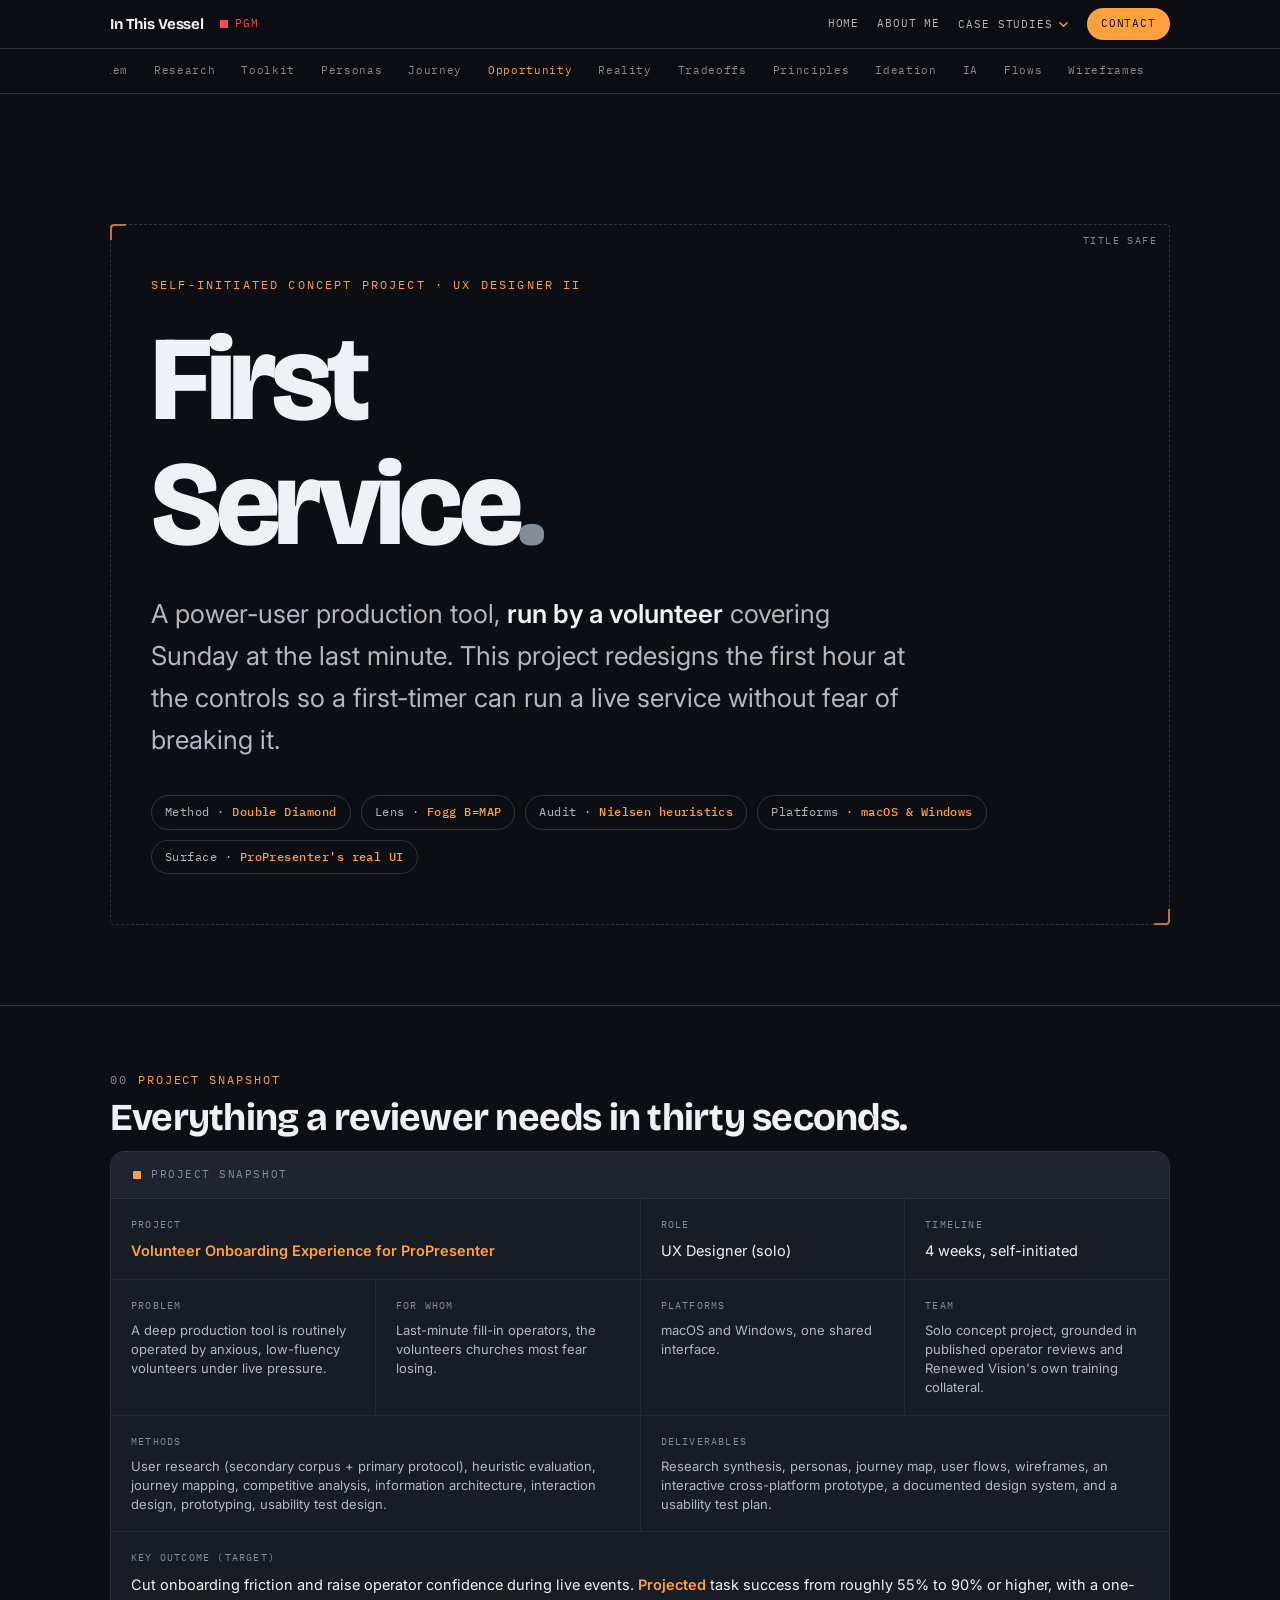
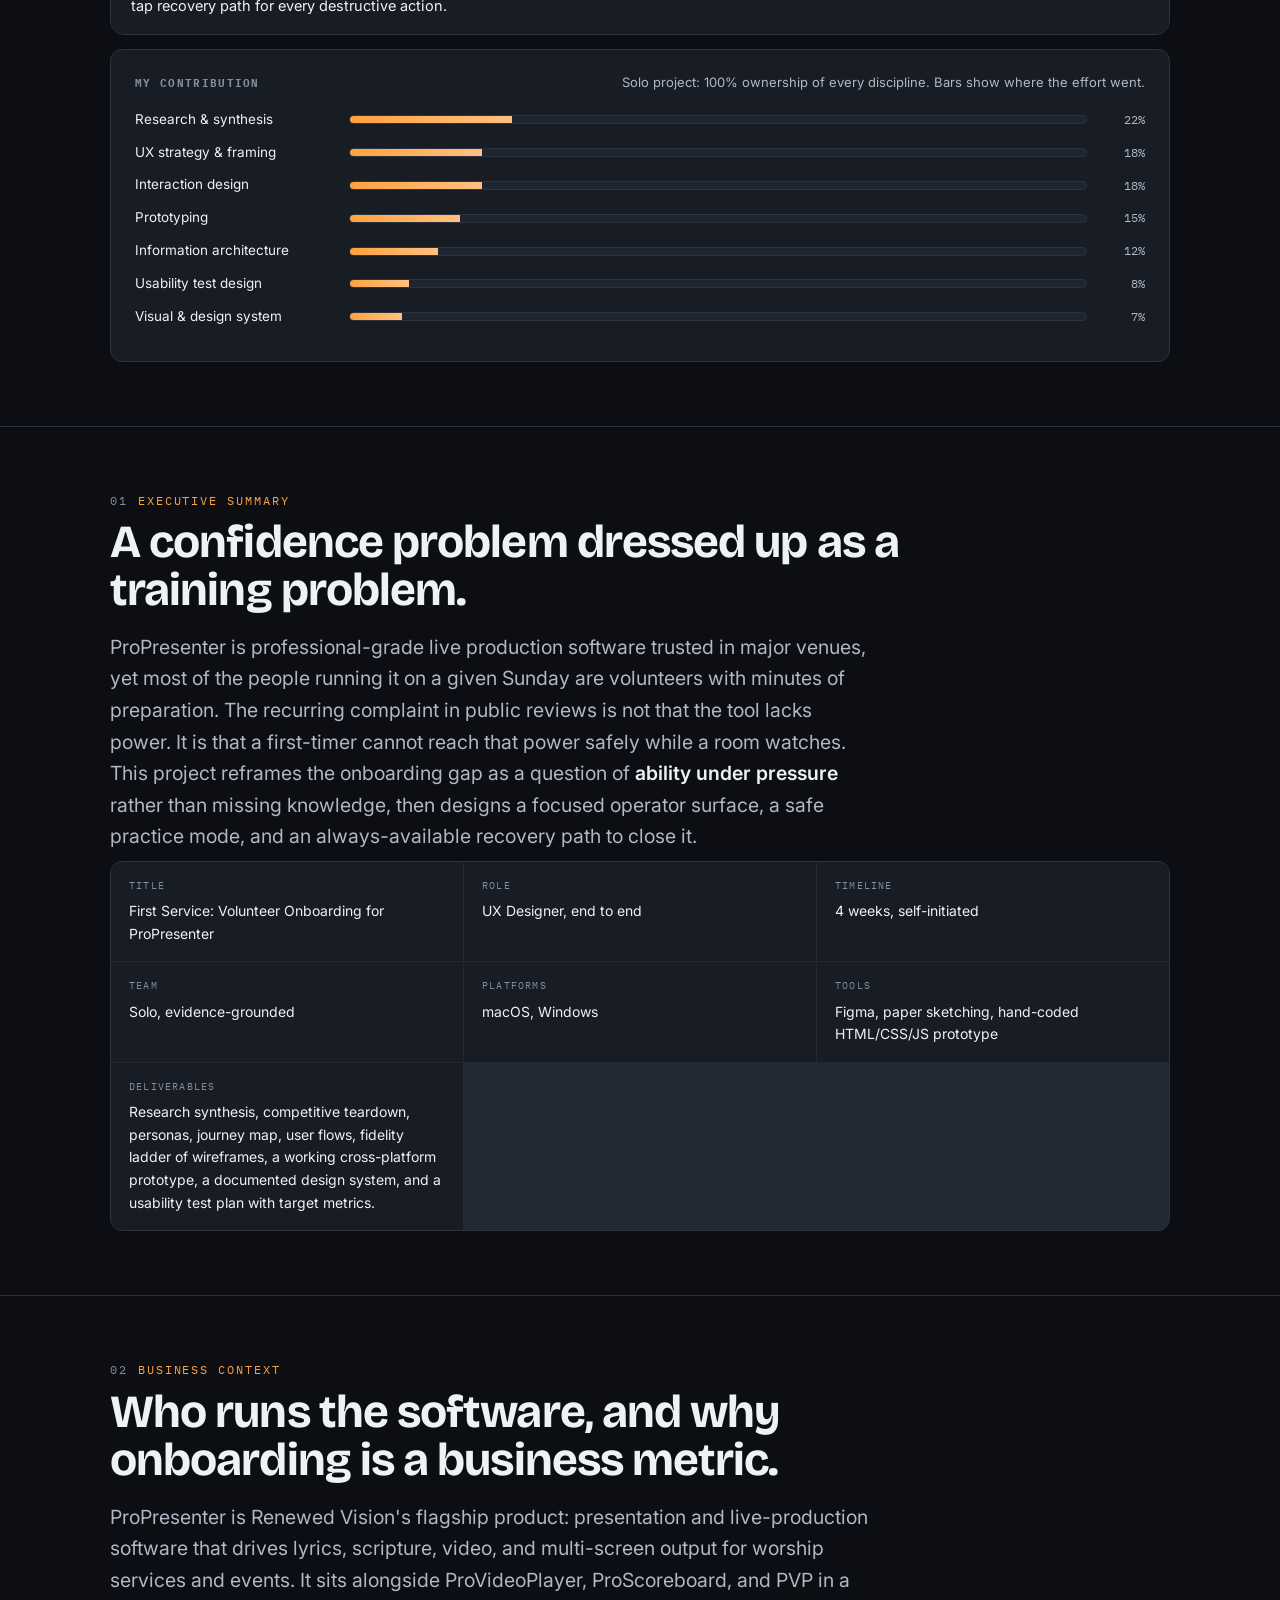
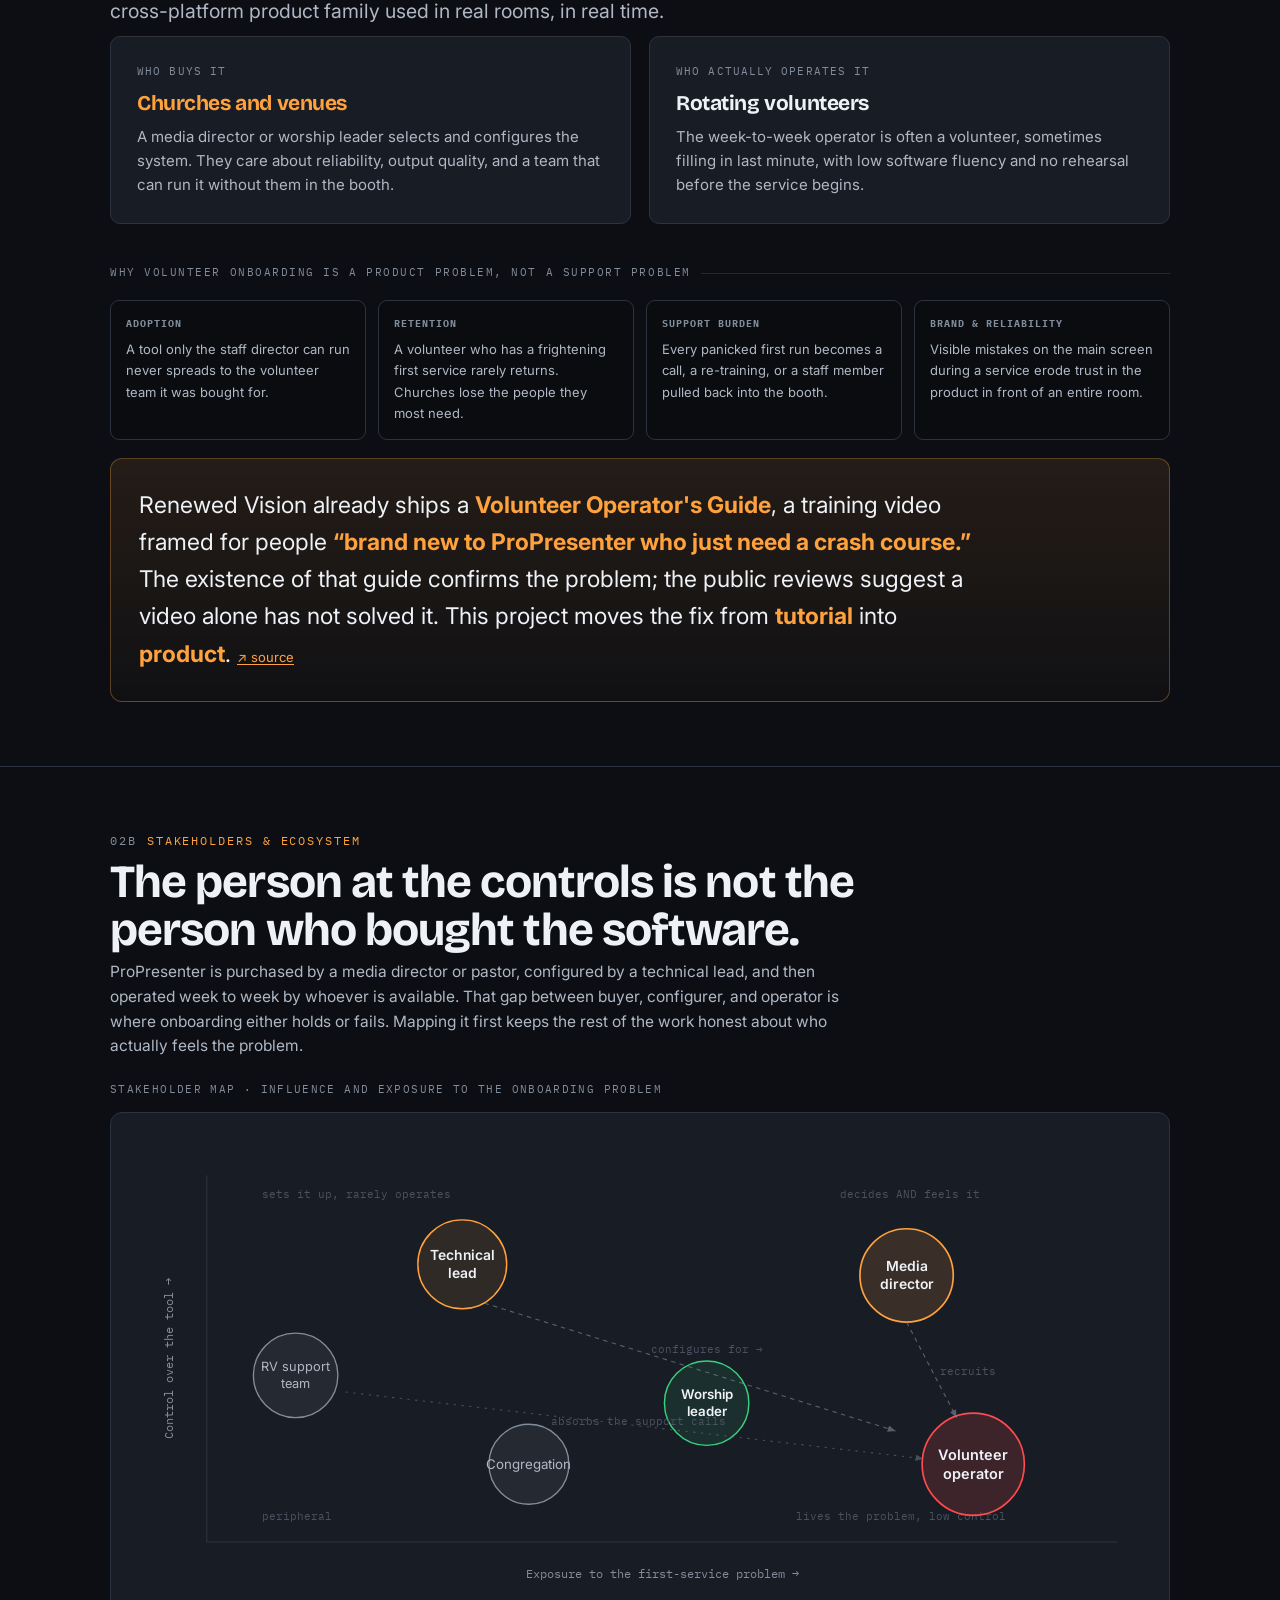
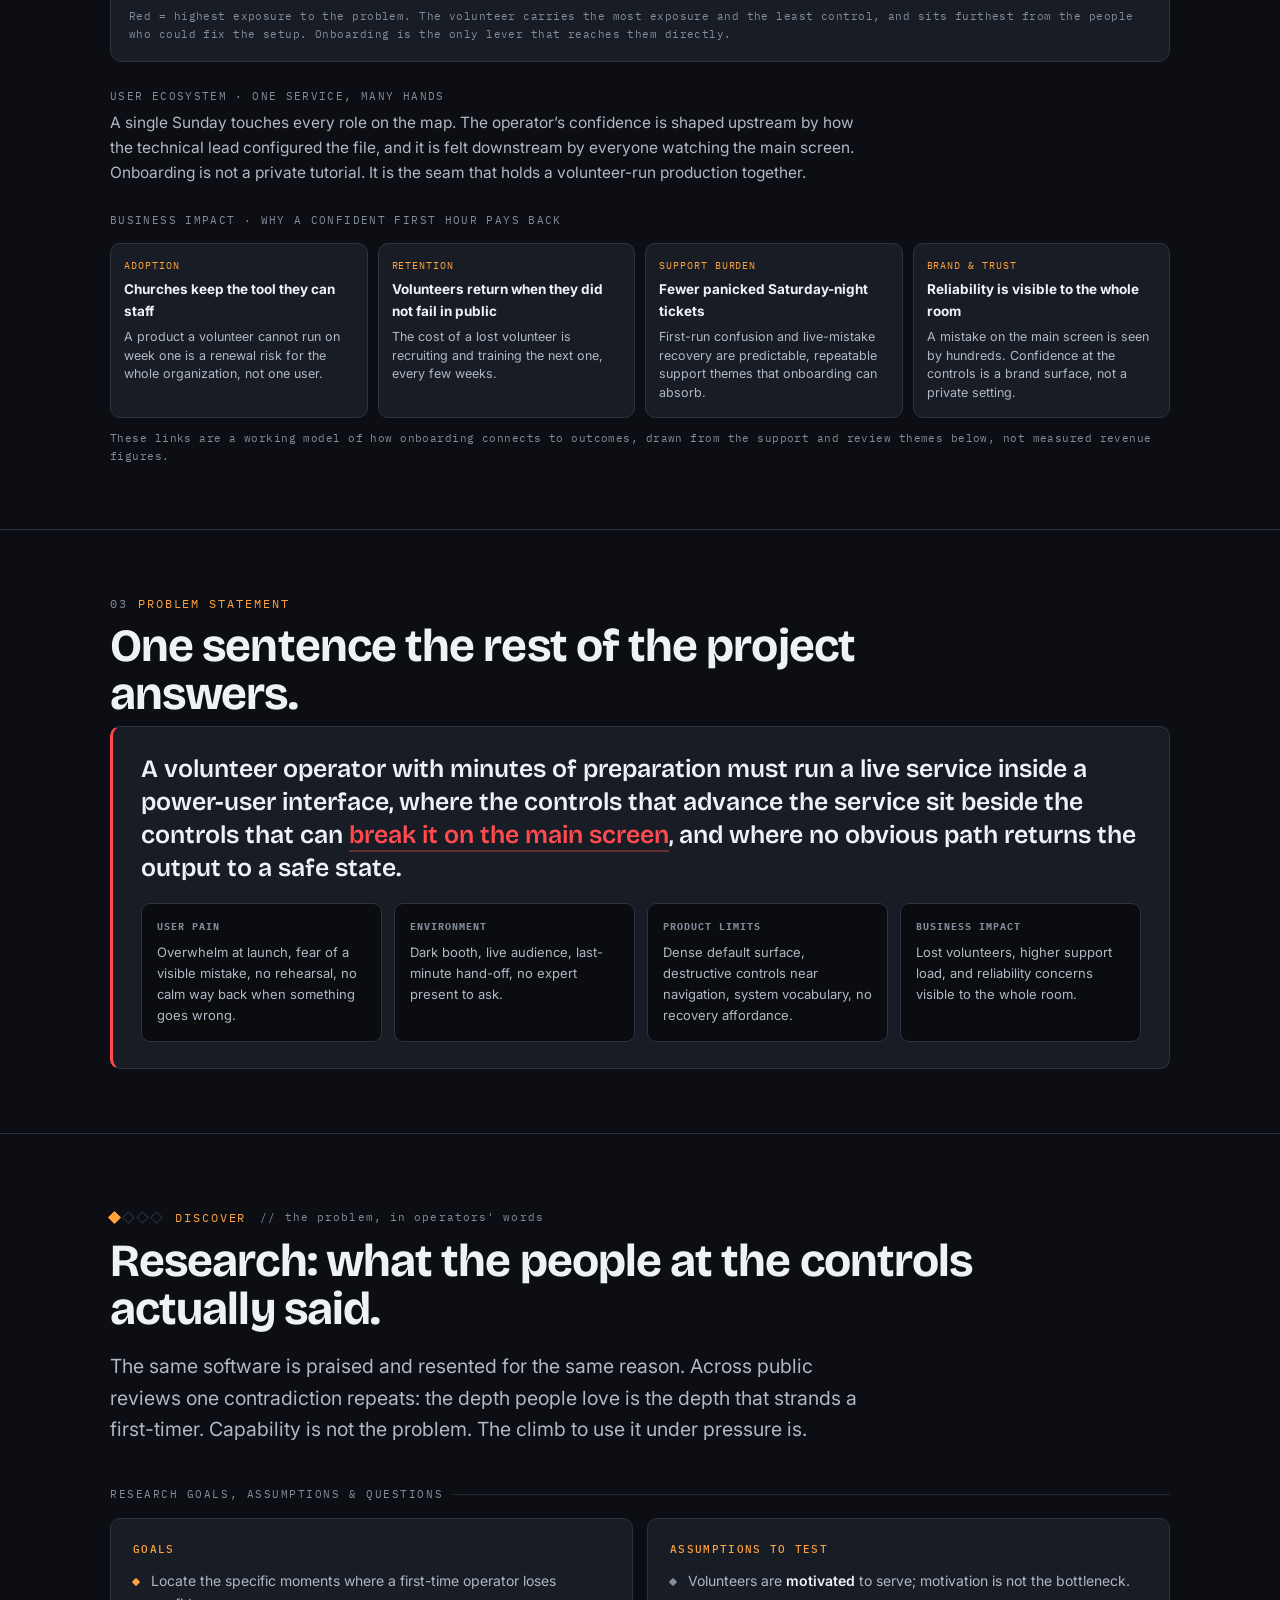
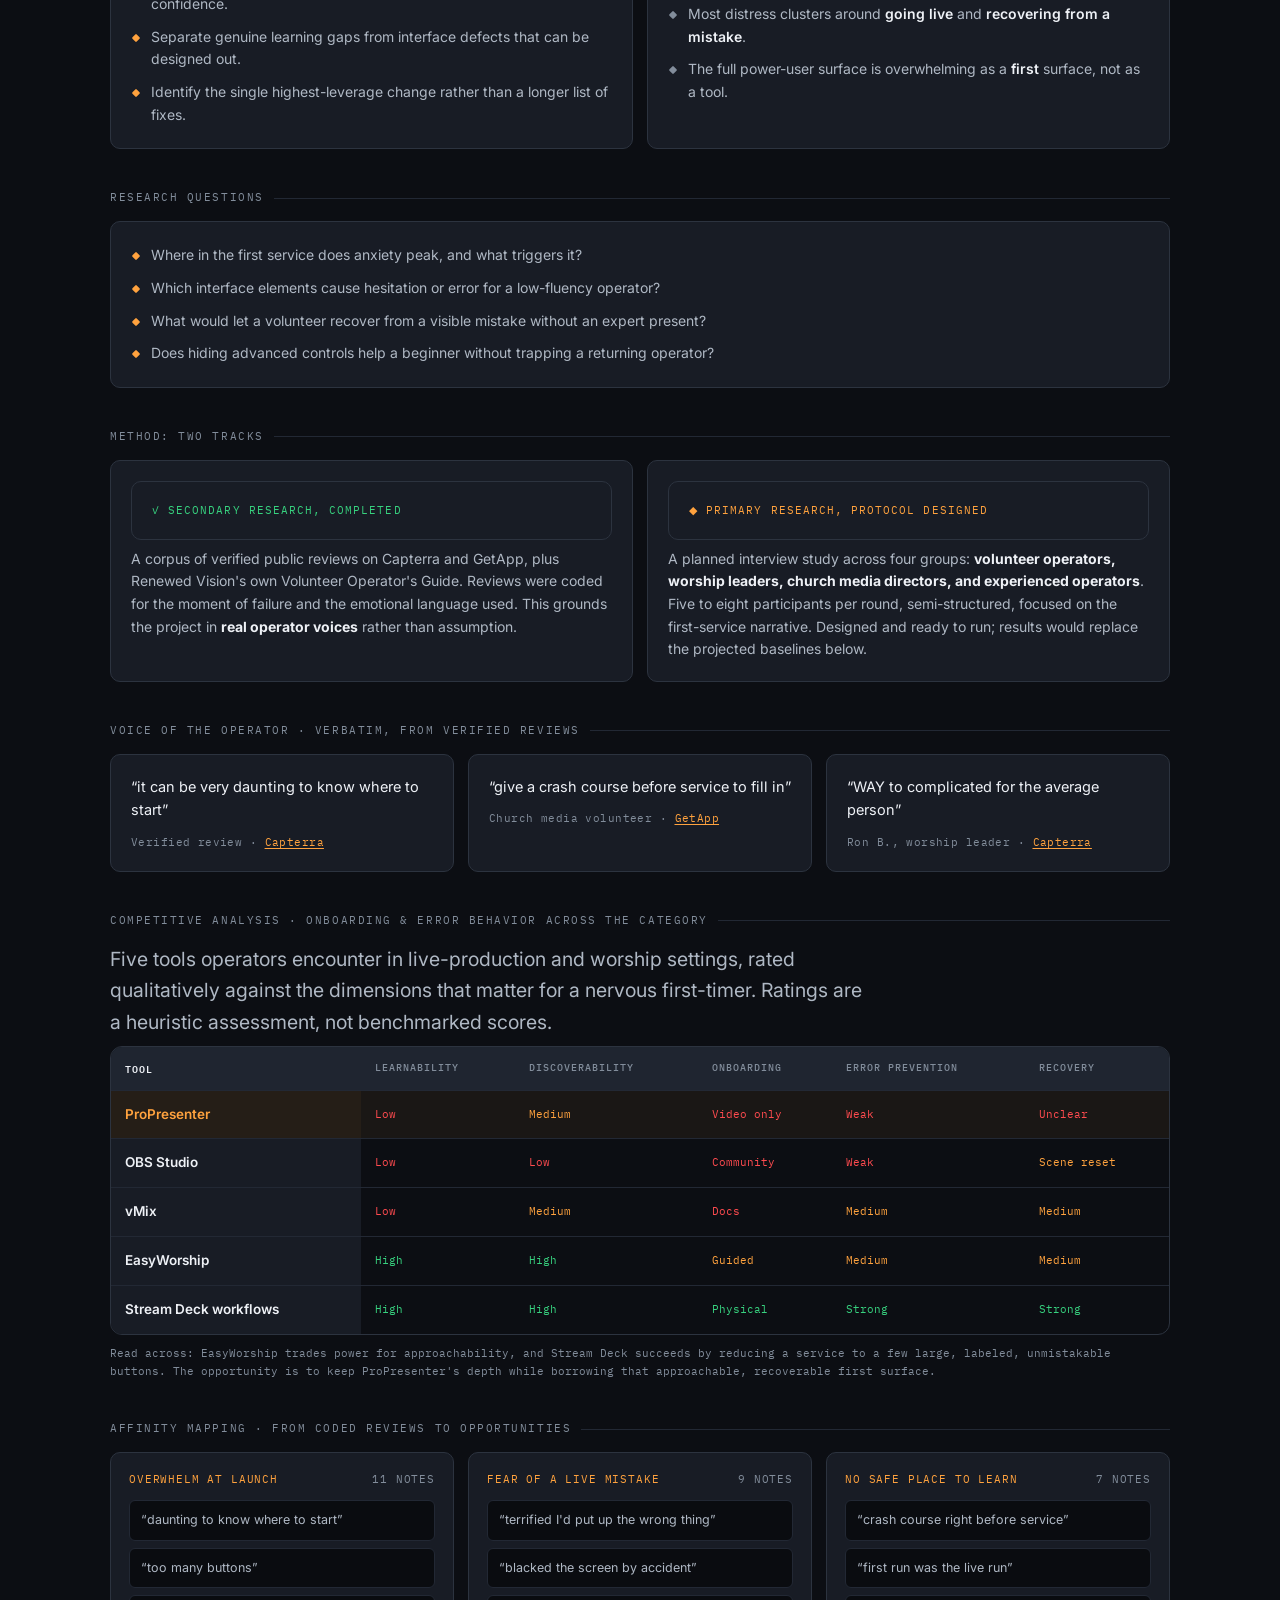
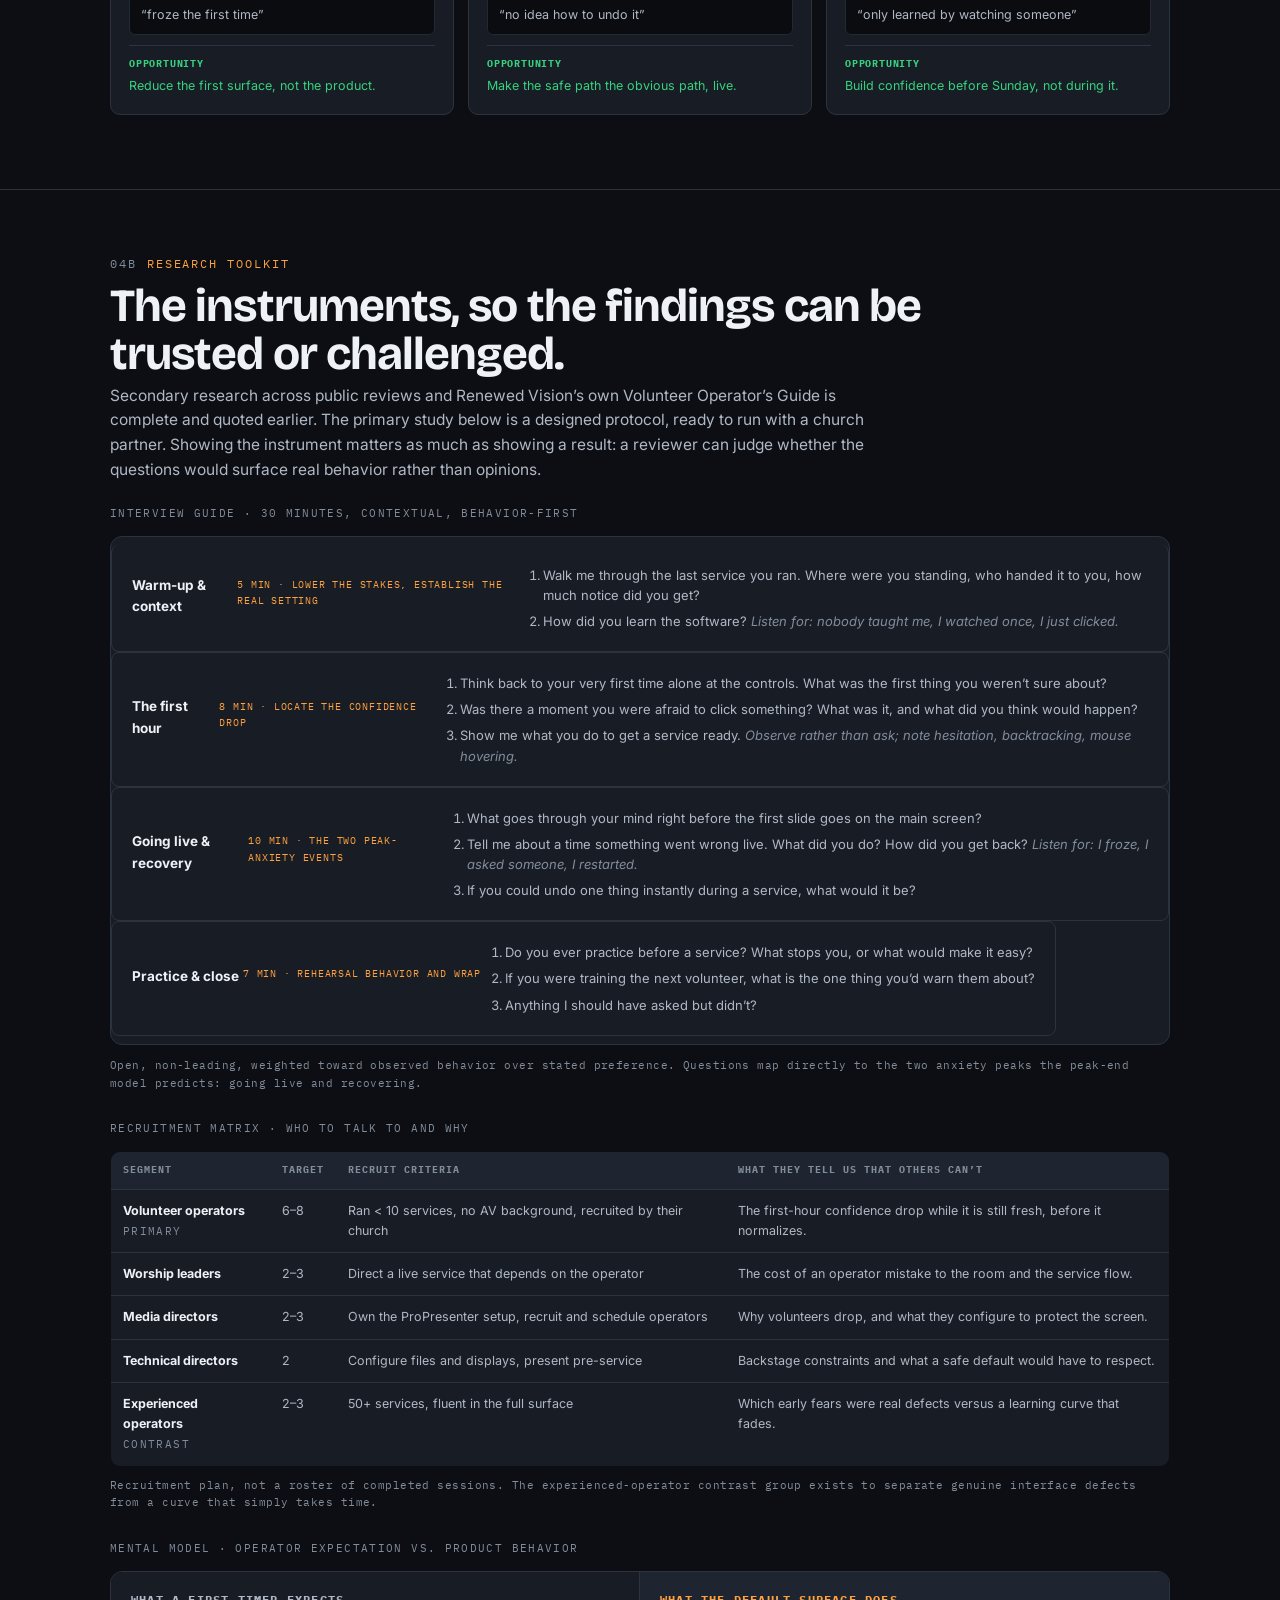
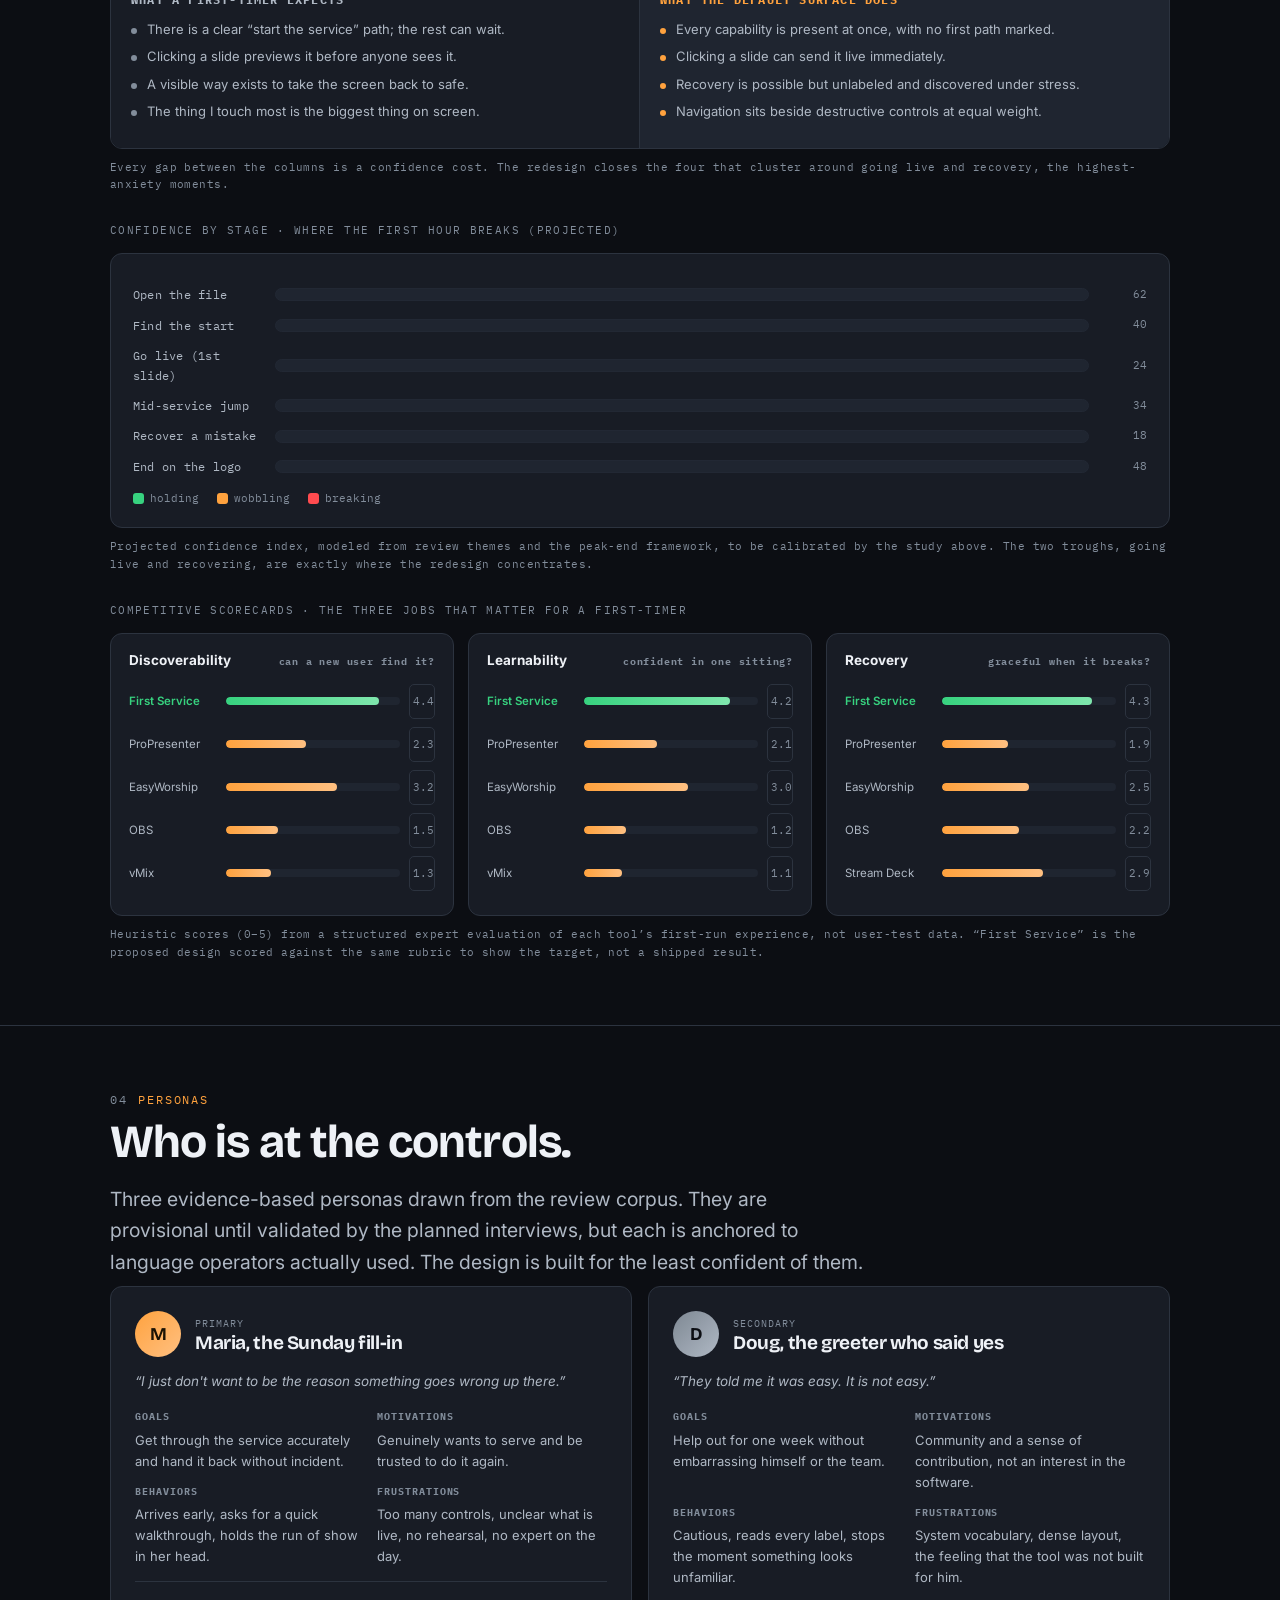
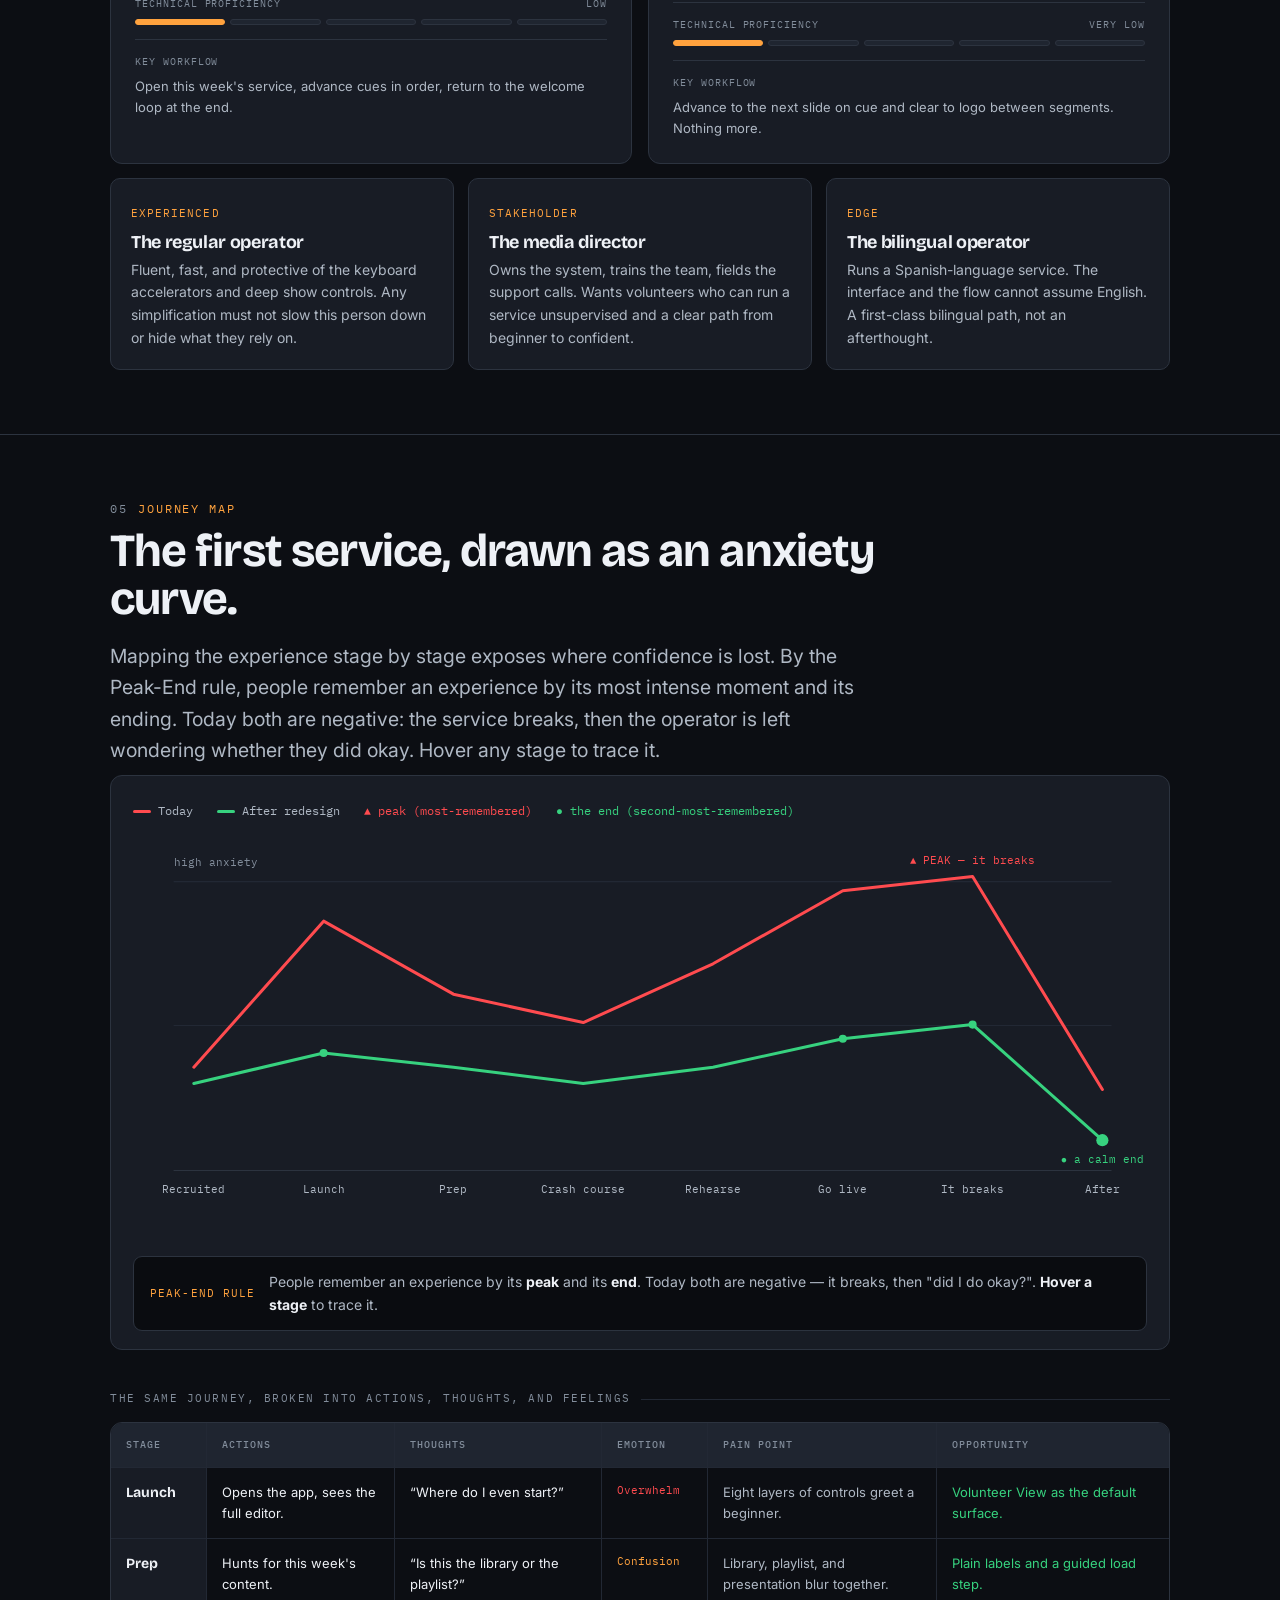
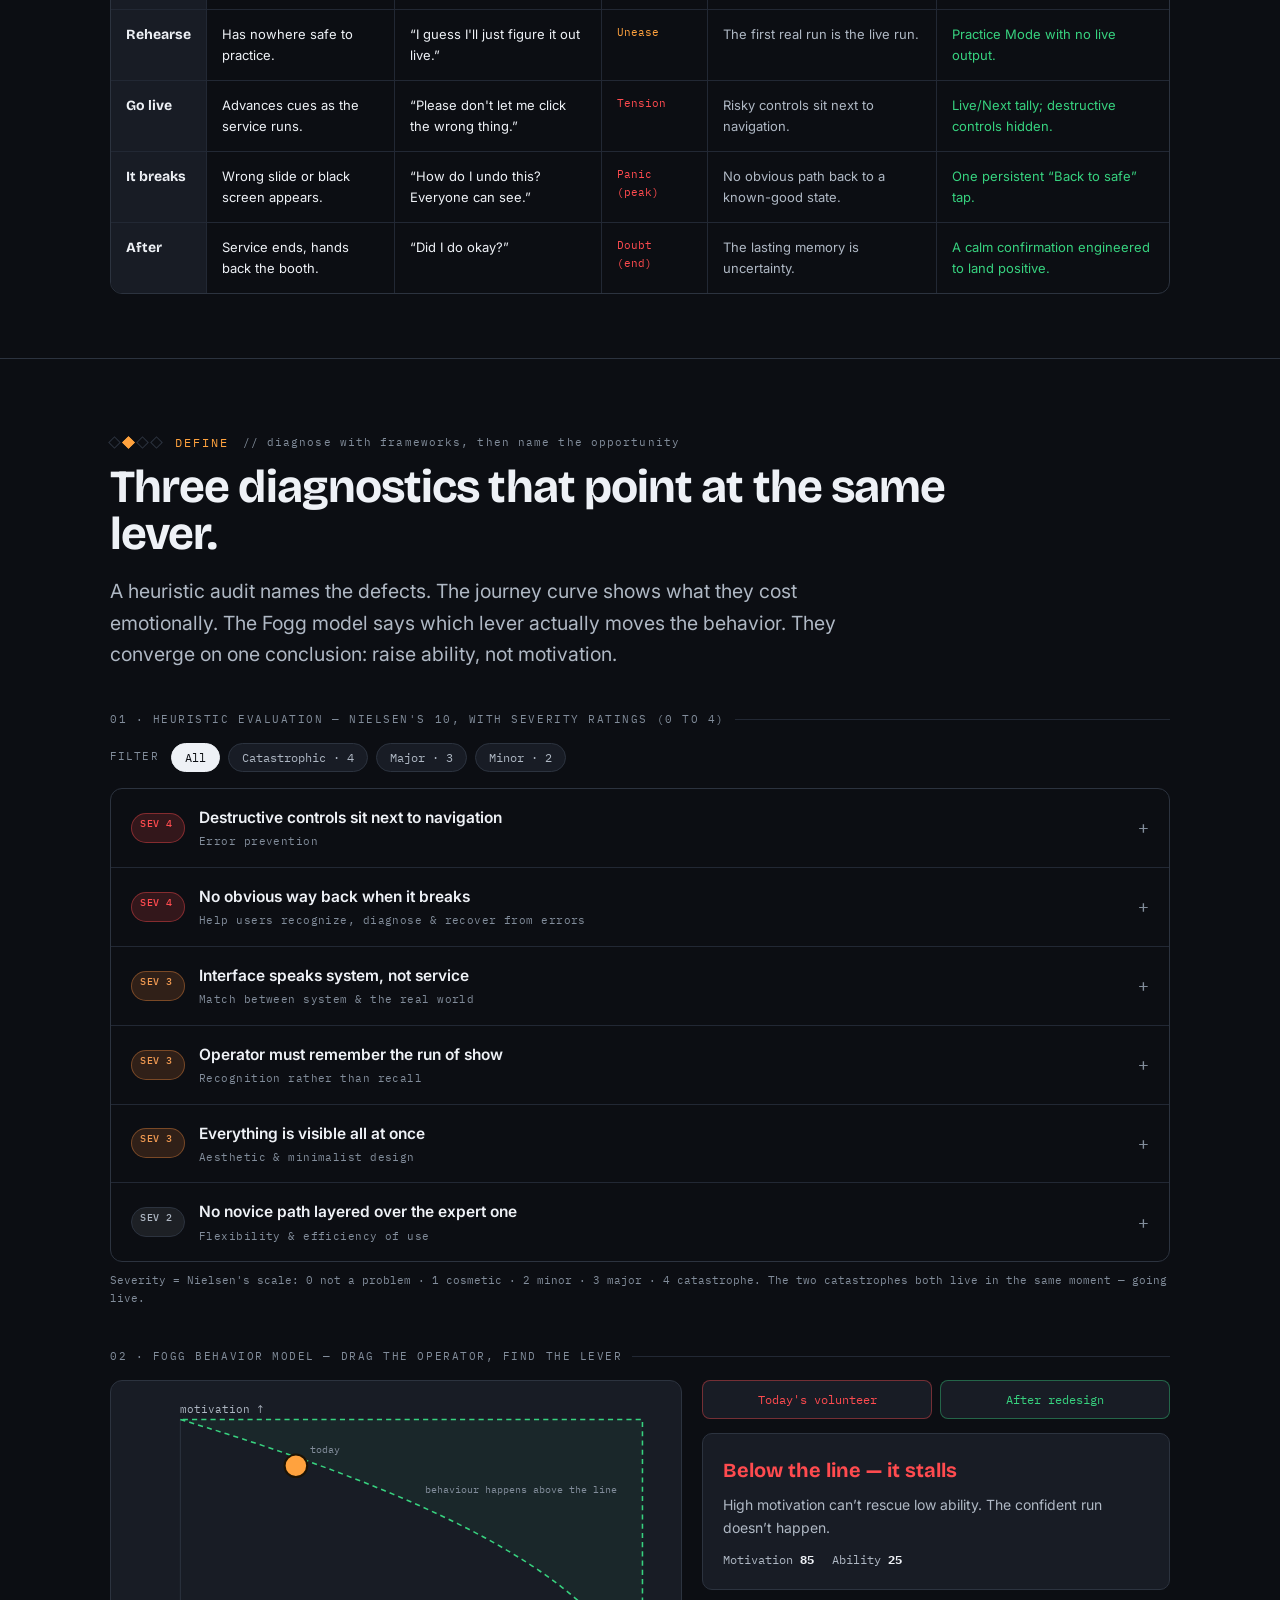
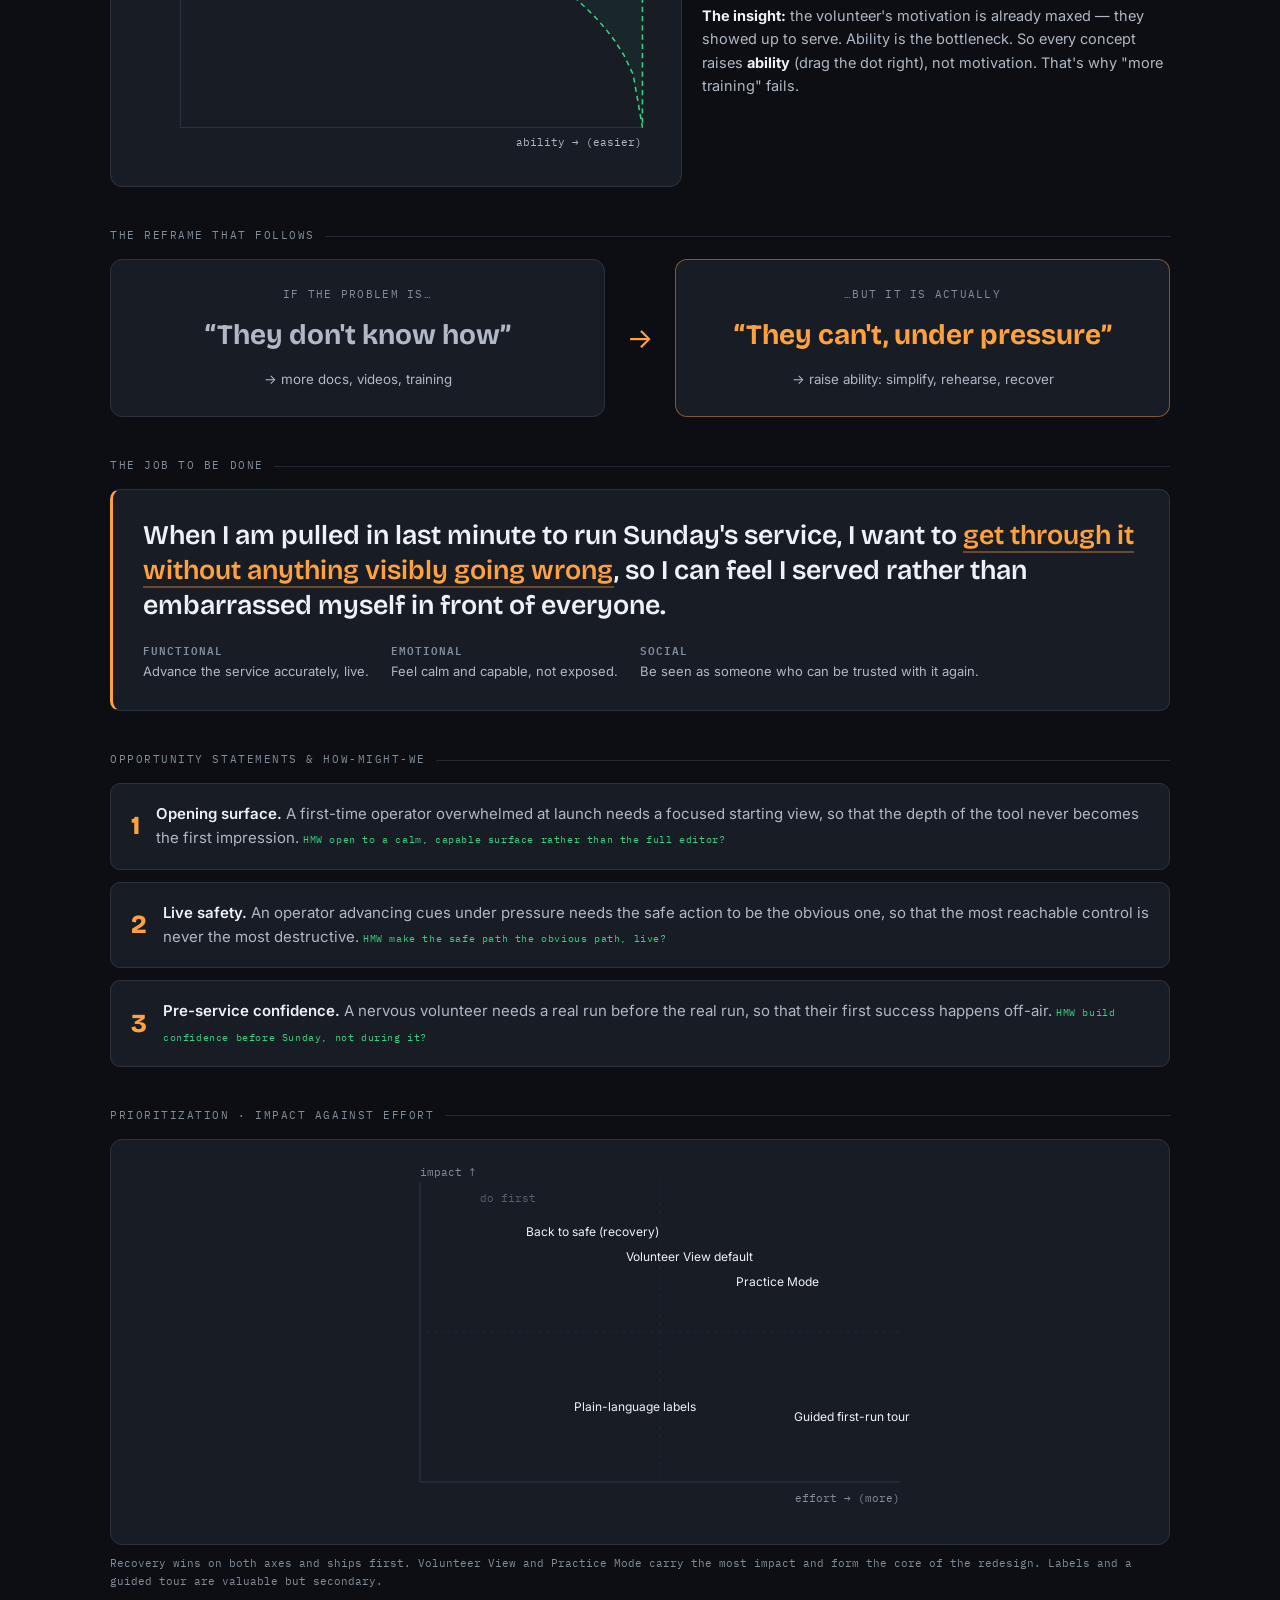
<file: firstservice (1).html>
<!DOCTYPE html>
<html lang="en">
<head>
<meta charset="UTF-8">
<meta name="viewport" content="width=device-width, initial-scale=1.0">
<title>First Service — ProPresenter Onboarding · UX Case Study</title>
<link rel="preconnect" href="https://fonts.googleapis.com">
<link rel="preconnect" href="https://fonts.gstatic.com" crossorigin>
<link href="https://fonts.googleapis.com/css2?family=Bricolage+Grotesque:opsz,wght@12..96,500;12..96,600;12..96,700;12..96,800&family=Caveat:wght@500;600;700&family=Inter:wght@400;500;600&family=IBM+Plex+Mono:wght@400;500&display=swap" rel="stylesheet">
<style>
  :root{
    --void:#0C0E13; --base:#11141B; --surf:#0A0C10; --panel:#181C25; --panel-2:#1F2530;
    --line:#2C333F; --line-soft:#222834;
    --ink:#EEF1F6; --muted:#AFB8C4; --faint:#828D9B;
    --program:#FF4B4F;   /* on-air / live  (broadcast red) */
    --preview:#37D27F;   /* cued / next / safe (broadcast green) */
    --amber:#FFA23E;     /* interactive / active control */
    --amber-soft:#FFC081;
    --max:1120px;
  }
  *{box-sizing:border-box;margin:0;padding:0}
  html{scroll-behavior:smooth;scroll-padding-top:104px}
  body{background:var(--void);color:var(--ink);font-family:"Inter",system-ui,sans-serif;
    line-height:1.62;-webkit-font-smoothing:antialiased;overflow-x:hidden}
  h1,h2,h3{font-family:"Bricolage Grotesque",sans-serif;line-height:1.04;letter-spacing:-0.02em}
  .mono{font-family:"IBM Plex Mono",monospace}
  .wrap{max-width:var(--max);margin:0 auto;padding:0 30px}
  ::selection{background:var(--amber);color:#1c1304}
  a{color:var(--amber);text-decoration:underline;text-underline-offset:2px}

  /* transport playhead */
  .transport{position:fixed;top:0;left:0;right:0;height:3px;background:transparent;z-index:60}
  .transport .play{height:100%;width:0;background:linear-gradient(90deg,var(--preview),var(--amber),var(--program));transition:width .1s linear}

  /* top status strip — multiviewer header */
  .status{position:sticky;top:0;z-index:50;background:rgba(12,14,19,.9);backdrop-filter:blur(12px);
    border-bottom:1px solid var(--line)}
  .status .row{display:flex;align-items:center;gap:16px;height:48px;font-size:11px;letter-spacing:.1em;
    color:var(--muted);font-family:"IBM Plex Mono",monospace}
  .pgm{display:inline-flex;align-items:center;gap:7px;color:var(--program)}
  .pgm i{width:8px;height:8px;border-radius:1px;background:var(--program);animation:blink 1.6s infinite}
  @keyframes blink{0%,60%{opacity:1}80%{opacity:.25}100%{opacity:1}}
  .status .sp{flex:1}
  .status .who b{color:var(--ink);font-weight:500}
  .status .home-link{display:inline-flex;align-items:center;gap:6px;color:var(--ink);text-decoration:none;font-family:"IBM Plex Mono",monospace;font-size:11px;letter-spacing:.08em;transition:color .15s}
  .status .home-link svg{transition:transform .2s}
  .status .home-link:hover{color:var(--amber)}
  .status .home-link:hover svg{transform:translateX(-3px)}
  .status .nav-x{color:var(--muted);text-decoration:none;font-family:"IBM Plex Mono",monospace;font-size:11px;letter-spacing:.08em;text-transform:uppercase;transition:color .15s}
  .status .nav-x:hover{color:var(--amber)}
  .status .snav-logo{font-family:"Bricolage Grotesque",sans-serif;font-weight:700;font-size:15px;letter-spacing:-0.01em;color:var(--ink);text-decoration:none;transition:color .15s}
  .status .snav-logo:hover{color:var(--amber)}
  .status .nav-right{display:flex;align-items:center;gap:18px}
  /* Case Studies dropdown */
  .status .work-dropdown{position:relative;display:inline-flex}
  #workToggle{background:none;border:none;cursor:pointer;display:inline-flex;align-items:center;gap:5px}
  #workChev{transition:transform .2s;color:var(--amber)}
  .status .work-menu{position:absolute;top:calc(100% + 12px);right:0;min-width:244px;background:rgba(24,28,37,.98);
    border:1px solid var(--line);border-radius:12px;box-shadow:0 18px 40px rgba(0,0,0,.5);padding:8px;overflow:hidden;
    opacity:0;transform:translateY(-8px) scale(.98);pointer-events:none;transition:opacity .18s,transform .18s;z-index:70}
  .status .work-menu.open{opacity:1;transform:none;pointer-events:auto}
  .status .work-item{display:block;padding:10px 12px;border-radius:8px;font-family:"Inter",sans-serif;font-size:13px;
    color:var(--ink);text-decoration:none;letter-spacing:0;text-transform:none;transition:background .16s,padding-left .2s}
  .status .work-item:hover{background:var(--panel-2);padding-left:16px;color:var(--ink)}
  .status .work-item .sub{display:block;font-family:"IBM Plex Mono",monospace;font-size:10.5px;color:var(--faint);margin-top:2px;letter-spacing:.04em}
  .status .work-item.is-current{color:var(--amber)}
  .nav-cta-x{font-family:"IBM Plex Mono",monospace;font-size:11px;letter-spacing:.08em;text-transform:uppercase;
    color:var(--void);background:var(--amber);padding:7px 14px;border-radius:30px;text-decoration:none;transition:background .15s}
  .nav-cta-x:hover{background:var(--amber-soft)}
  /* hamburger (mobile) */
  .status .nav-burger{display:none;flex-direction:column;justify-content:center;gap:4px;width:36px;height:36px;padding:7px;background:none;border:none;cursor:pointer}
  .status .nav-burger span{display:block;height:2px;width:100%;background:var(--ink);border-radius:2px;transition:transform .25s,opacity .2s}
  .status .nav-burger[aria-expanded="true"] span:nth-child(1){transform:translateY(6px) rotate(45deg)}
  .status .nav-burger[aria-expanded="true"] span:nth-child(2){opacity:0}
  .status .nav-burger[aria-expanded="true"] span:nth-child(3){transform:translateY(-6px) rotate(-45deg)}
  @media(max-width:760px){
    .status .nav-burger{display:flex}
    .status .nav-right{position:absolute;top:100%;left:0;right:0;flex-direction:column;align-items:stretch;gap:0;
      background:rgba(12,14,19,.98);border-bottom:1px solid var(--line);box-shadow:0 18px 40px rgba(0,0,0,.5);
      padding:0 30px;max-height:0;overflow:hidden;opacity:0;pointer-events:none;
      transition:max-height .32s ease,opacity .25s ease,padding .32s ease}
    .status .nav-right.open{max-height:80vh;opacity:1;pointer-events:auto;padding:6px 30px 14px}
    .status .nav-right > .nav-x,.status .nav-right > .nav-cta-x{width:100%;text-align:left;padding:12px 0;display:block}
    .status .nav-cta-x{background:none;color:var(--amber);border-radius:0}
    .status .work-dropdown{width:100%;display:block}
    .status .work-menu{position:static;opacity:1;transform:none;pointer-events:auto;min-width:0;background:transparent;border:none;box-shadow:none;padding:0 0 6px}
    #workToggle{width:100%;justify-content:space-between;padding:12px 0}
  }

  /* title-safe framing motif */
  .safe{position:relative;border:1px dashed var(--line);border-radius:4px}
  .safe::before,.safe::after{content:"";position:absolute;width:14px;height:14px;border:2px solid var(--amber);opacity:.7}
  .safe::before{top:-1px;left:-1px;border-right:0;border-bottom:0;border-radius:4px 0 0 0}
  .safe::after{bottom:-1px;right:-1px;border-left:0;border-top:0;border-radius:0 0 4px 0}

  /* hero */
  .hero{padding:120px 0 80px}
  .hero .eyebrow{font-family:"IBM Plex Mono",monospace;font-size:12px;letter-spacing:.18em;
    text-transform:uppercase;color:var(--amber)}
  .hero h1{font-size:clamp(54px,10vw,120px);font-weight:800;margin-top:20px;letter-spacing:-0.045em}
  .hero h1 em{font-style:normal;color:var(--faint)}
  .hero .deck{margin-top:26px;font-size:clamp(19px,2.4vw,26px);max-width:760px;color:var(--muted)}
  .hero .deck b{color:var(--ink);font-weight:600}
  .hero .pillrow{display:flex;flex-wrap:wrap;gap:10px;margin-top:34px}
  .pill{font-family:"IBM Plex Mono",monospace;font-size:11.5px;letter-spacing:.04em;color:var(--muted);
    border:1px solid var(--line);border-radius:100px;padding:7px 13px}
  .pill b{color:var(--amber);font-weight:500}
  .frame-note{position:absolute;top:8px;right:12px;font-family:"IBM Plex Mono",monospace;
    font-size:10px;letter-spacing:.14em;color:var(--faint)}
  .hero-shell{padding:46px 40px 50px;margin-top:10px}
  @media(max-width:760px){.hero-shell{padding:34px 22px}}

  /* phase spine — Double Diamond */
  .phase{border-top:1px solid var(--line);padding:74px 0}
  .phase-tag{display:flex;align-items:center;gap:14px;margin-bottom:10px}
  .diamond{display:flex;gap:5px}
  .diamond span{width:9px;height:9px;transform:rotate(45deg);border:1.5px solid var(--line)}
  .diamond span.on{background:var(--amber);border-color:var(--amber)}
  .phase-tag .lbl{font-family:"IBM Plex Mono",monospace;font-size:12px;letter-spacing:.16em;
    text-transform:uppercase;color:var(--amber)}
  .phase-tag .sub{font-family:"IBM Plex Mono",monospace;font-size:11px;letter-spacing:.1em;color:var(--faint)}
  h2{font-size:clamp(30px,4.6vw,46px);font-weight:700;max-width:880px;margin-top:6px}
  .lead{font-size:clamp(17px,2vw,19.5px);color:var(--muted);max-width:760px;margin-top:18px}
  .lead b{color:var(--ink);font-weight:600}
  .kicker{font-family:"IBM Plex Mono",monospace;font-size:11px;letter-spacing:.14em;text-transform:uppercase;
    color:var(--faint);margin:40px 0 14px;display:flex;align-items:center;gap:10px}
  .kicker::after{content:"";flex:1;height:1px;background:var(--line-soft)}

  /* JTBD */
  .jtbd{background:var(--panel);border:1px solid var(--line);border-left:3px solid var(--amber);
    border-radius:10px;padding:28px 30px;margin-top:8px}
  .jtbd .q{font-family:"Bricolage Grotesque",sans-serif;font-weight:600;font-size:clamp(20px,2.6vw,27px);
    line-height:1.3;color:var(--ink)}
  .jtbd .q u{text-decoration:none;color:var(--amber);border-bottom:2px solid rgba(255,162,62,.35)}
  .jtbd .dims{display:flex;flex-wrap:wrap;gap:22px;margin-top:18px;font-size:13px;color:var(--muted)}
  .jtbd .dims span b{color:var(--ink);font-weight:600;display:block;font-family:"IBM Plex Mono",monospace;
    font-size:10.5px;letter-spacing:.1em;text-transform:uppercase;margin-bottom:3px;color:var(--faint)}

  .twocol{display:grid;grid-template-columns:1fr 1fr;gap:18px;margin-top:8px}
  .card{background:var(--panel);border:1px solid var(--line);border-radius:10px;padding:26px}
  .card .tag{font-family:"IBM Plex Mono",monospace;font-size:11px;letter-spacing:.1em;text-transform:uppercase;
    color:var(--faint);margin-bottom:12px}
  .card h3{font-size:21px;font-weight:700;margin-bottom:10px}
  .card.built h3{color:var(--amber)} .card p{color:var(--muted);font-size:15px}

  .quotes{display:grid;grid-template-columns:repeat(3,1fr);gap:14px;margin-top:8px}
  .q-card{background:var(--panel);border:1px solid var(--line);border-radius:10px;padding:20px}
  .q-card p{font-size:14.5px;color:var(--ink)}
  .q-card .s{font-family:"IBM Plex Mono",monospace;font-size:10.5px;color:var(--faint);margin-top:12px;letter-spacing:.04em}
  .wedge{margin-top:18px;background:linear-gradient(180deg,rgba(255,162,62,.1),rgba(255,162,62,.02));
    border:1px solid rgba(255,162,62,.32);border-radius:12px;padding:28px}
  .wedge p{font-size:clamp(18px,2.2vw,23px);color:var(--ink);max-width:840px}
  .wedge b{color:var(--amber)}

  /* ===== HEURISTIC SEVERITY MATRIX (interactive) ===== */
  .heur-ctrl{display:flex;flex-wrap:wrap;align-items:center;gap:8px;margin:6px 0 16px}
  .heur-ctrl .t{font-family:"IBM Plex Mono",monospace;font-size:11px;color:var(--faint);letter-spacing:.1em;margin-right:4px}
  .chip{font-family:"IBM Plex Mono",monospace;font-size:11.5px;border:1px solid var(--line);background:var(--panel);
    color:var(--muted);border-radius:100px;padding:6px 13px;cursor:pointer;transition:.15s}
  .chip.on{background:var(--ink);color:var(--void);border-color:var(--ink)}
  .chip[data-sev="4"].on{background:var(--program);border-color:var(--program);color:#fff}
  .chip[data-sev="3"].on{background:#E8843C;border-color:#E8843C;color:#1c1304}
  .heur{border:1px solid var(--line);border-radius:12px;overflow:hidden}
  .hrow{border-bottom:1px solid var(--line-soft);transition:background .15s}
  .hrow:last-child{border-bottom:none}
  .hrow.hide{display:none}
  .hhead{display:grid;grid-template-columns:54px 1fr auto;gap:14px;align-items:center;padding:16px 20px;cursor:pointer}
  .hrow:hover .hhead{background:var(--panel)}
  .sev{font-family:"IBM Plex Mono",monospace;font-weight:500;font-size:12px;width:54px;height:30px;border-radius:6px;
    display:flex;align-items:center;justify-content:center;border:1px solid var(--line)}
  .sev.s4{background:rgba(255,75,79,.16);color:var(--program);border-color:rgba(255,75,79,.4)}
  .sev.s3{background:rgba(232,132,60,.16);color:#F19A52;border-color:rgba(232,132,60,.4)}
  .sev.s2{background:rgba(175,184,196,.1);color:var(--muted)}
  .hhead .htitle{font-weight:600;font-size:15.5px}
  .hhead .heuristic{font-family:"IBM Plex Mono",monospace;font-size:11px;color:var(--faint);letter-spacing:.04em;margin-top:3px}
  .hhead .exp{font-family:"IBM Plex Mono",monospace;font-size:18px;color:var(--faint);transition:transform .2s}
  .hrow.open .exp{transform:rotate(45deg)}
  .hbody{max-height:0;overflow:hidden;transition:max-height .3s ease}
  .hrow.open .hbody{max-height:260px}
  .hbody .inner{padding:0 20px 20px 88px;display:grid;gap:12px}
  .hbody .blk b{font-family:"IBM Plex Mono",monospace;font-size:10.5px;letter-spacing:.1em;text-transform:uppercase;
    color:var(--faint);display:block;margin-bottom:4px}
  .hbody .blk.fix b{color:var(--preview)} .hbody .blk p{font-size:14.5px;color:var(--muted)}
  .hbody .blk.fix p{color:var(--ink)}
  .heur-foot{font-family:"IBM Plex Mono",monospace;font-size:11px;color:var(--faint);margin-top:10px}

  /* ===== PEAK-END CURVE ===== */
  .panelbox{background:var(--panel);border:1px solid var(--line);border-radius:12px;padding:26px 22px 18px;margin-top:8px}
  .legend{display:flex;gap:24px;flex-wrap:wrap;margin-bottom:16px;font-family:"IBM Plex Mono",monospace;font-size:11.5px;color:var(--muted)}
  .legend span{display:inline-flex;align-items:center;gap:7px} .legend i{width:18px;height:3px;border-radius:2px}
  .cw{width:100%;overflow-x:auto}
  svg.curve{width:100%;min-width:680px;height:auto;display:block}
  .axis{stroke:var(--line)} .grid{stroke:var(--line-soft)}
  path.ln{fill:none;stroke-width:3;stroke-linejoin:round;stroke-linecap:round;stroke-dasharray:3400;stroke-dashoffset:3400;transition:stroke-dashoffset 1.9s ease}
  .reveal path.ln{stroke-dashoffset:0}
  path.today{stroke:var(--program)} path.fixed{stroke:var(--preview)}
  .dot{opacity:0;transition:opacity .4s ease 1s}.reveal .dot{opacity:1}
  .vt{fill:var(--program)} .vf{fill:var(--preview)}
  .hit{fill:transparent;cursor:pointer}
  .marker{fill:none;stroke:var(--amber);stroke-width:1;stroke-dasharray:3 3;opacity:0}
  .xl{fill:var(--muted);font-family:"IBM Plex Mono",monospace;font-size:11px}
  .yl{fill:var(--faint);font-family:"IBM Plex Mono",monospace;font-size:10.5px}
  .ptag{fill:var(--program);font-family:"IBM Plex Mono",monospace;font-size:10.5px}
  .endtag{fill:var(--preview);font-family:"IBM Plex Mono",monospace;font-size:10.5px}
  .cdetail{margin-top:14px;background:var(--surf);border:1px solid var(--line);border-radius:9px;padding:14px 16px;min-height:58px;
    display:grid;grid-template-columns:auto 1fr;gap:14px;align-items:center}
  .cdetail .s{font-family:"IBM Plex Mono",monospace;font-size:11px;letter-spacing:.1em;text-transform:uppercase;color:var(--amber);white-space:nowrap}
  .cdetail .x{font-size:14px;color:var(--muted)}.cdetail .x b{color:var(--ink)}.cdetail .x .f{color:var(--preview)}

  /* ===== FOGG ACTION-LINE PLOT (interactive) ===== */
  .fogg{display:grid;grid-template-columns:1.1fr .9fr;gap:20px;margin-top:8px;align-items:start}
  .fogg-svgwrap{background:var(--panel);border:1px solid var(--line);border-radius:12px;padding:18px}
  svg.fogg-plot{width:100%;height:auto;display:block;touch-action:none}
  .fline{fill:rgba(55,210,127,.06);stroke:var(--preview);stroke-width:1.5;stroke-dasharray:5 4}
  .fhandle{fill:var(--amber);stroke:#1c1304;stroke-width:2;cursor:grab}
  .fhandle:active{cursor:grabbing}
  .fghost{fill:none;stroke:var(--program);stroke-width:1.5;stroke-dasharray:3 3}
  .faxis{stroke:var(--line)} .faxis-lbl{fill:var(--muted);font-family:"IBM Plex Mono",monospace;font-size:11px}
  .fnote{fill:var(--faint);font-family:"IBM Plex Mono",monospace;font-size:10px}
  .fogg-side .read{background:var(--panel);border:1px solid var(--line);border-radius:10px;padding:20px;margin-bottom:14px}
  .read .verdict{font-family:"Bricolage Grotesque",sans-serif;font-weight:700;font-size:20px;margin-bottom:6px}
  .read.below .verdict{color:var(--program)} .read.above .verdict{color:var(--preview)}
  .read .vals{font-family:"IBM Plex Mono",monospace;font-size:12px;color:var(--muted);display:flex;gap:18px;margin-top:10px}
  .read .vals b{color:var(--ink)}
  .read p{font-size:14px;color:var(--muted);margin-top:8px}
  .preset{display:flex;gap:8px;margin-bottom:14px}
  .preset button{flex:1;font-family:"IBM Plex Mono",monospace;font-size:12px;border:1px solid var(--line);
    background:var(--panel);color:var(--ink);border-radius:8px;padding:11px;cursor:pointer;transition:.15s}
  .preset button:hover{border-color:var(--muted)}
  .preset button.today{border-color:rgba(255,75,79,.4);color:var(--program)}
  .preset button.fixed{border-color:rgba(55,210,127,.4);color:var(--preview)}
  .fogg-take{font-size:14.5px;color:var(--muted)}.fogg-take b{color:var(--ink)}

  /* reframe */
  .reframe{display:grid;grid-template-columns:1fr auto 1fr;gap:22px;align-items:center;margin-top:8px}
  .rbox{background:var(--panel);border:1px solid var(--line);border-radius:12px;padding:26px;text-align:center}
  .rbox .l{font-family:"IBM Plex Mono",monospace;font-size:10.5px;letter-spacing:.12em;text-transform:uppercase;color:var(--faint);margin-bottom:10px}
  .rbox .big{font-family:"Bricolage Grotesque",sans-serif;font-size:clamp(20px,2.8vw,28px);font-weight:700}
  .rbox.from .big{color:var(--muted)} .rbox.to{border-color:rgba(255,162,62,.45)} .rbox.to .big{color:var(--amber)}
  .rbox small{color:var(--muted);display:block;margin-top:10px}
  .rarrow{font-size:28px;color:var(--amber)}

  /* concepts mapped to frameworks */
  .concepts{display:grid;grid-template-columns:repeat(3,1fr);gap:16px;margin-top:8px}
  .concept{background:var(--panel);border:1px solid var(--line);border-radius:10px;padding:24px}
  .concept .peak{font-family:"IBM Plex Mono",monospace;font-size:10.5px;color:var(--program);letter-spacing:.06em;
    text-transform:uppercase;display:flex;align-items:center;gap:7px;margin-bottom:12px}
  .concept .peak i{width:7px;height:7px;border-radius:1px;background:var(--program)}
  .concept h3{font-size:19px;font-weight:700;margin-bottom:9px}
  .concept p{font-size:14px;color:var(--muted)}
  .concept .frame{margin-top:14px;padding-top:13px;border-top:1px solid var(--line);font-size:12.5px;
    color:var(--preview);font-family:"IBM Plex Mono",monospace}

  /* ===== INTERACTIVE PROTOTYPE — screen-accurate, cross-platform ===== */
  .sim-bar{display:flex;align-items:center;gap:10px;margin:18px 0 0;flex-wrap:wrap}
  .seg{display:inline-flex;align-items:center;background:var(--panel);border:1px solid var(--line);border-radius:8px;padding:4px;gap:4px}
  .seg .oslabel{font-family:"IBM Plex Mono",monospace;font-size:10px;color:var(--faint);letter-spacing:.12em;padding:0 4px 0 6px}
  .seg button{font-family:"IBM Plex Mono",monospace;font-size:12px;background:transparent;color:var(--muted);border:none;padding:8px 14px;border-radius:6px;cursor:pointer;transition:.15s}
  .seg button.on{background:var(--amber);color:#1c1304;font-weight:500}
  .sim-hint{font-size:13px;color:var(--muted)}
  .loadstat{margin-left:auto;font-family:"IBM Plex Mono",monospace;font-size:12px;color:var(--faint)}
  .loadstat b{font-size:17px;color:var(--amber)}
  .app{margin-top:16px;background:var(--base);border:1px solid var(--line);border-radius:10px;overflow:hidden;box-shadow:0 30px 70px -34px rgba(0,0,0,.85)}
  .app.win{border-radius:7px}
  .chrome{display:flex;align-items:center;height:38px;background:#15181E;border-bottom:1px solid var(--line);padding:0 12px;position:relative}
  .app.win .chrome{background:#23262D}
  .traffic{display:none;gap:8px}.app.mac .traffic{display:flex}
  .traffic i{width:12px;height:12px;border-radius:50%}
  .traffic .r{background:#FF5F57}.traffic .y{background:#FEBC2E}.traffic .g{background:#28C840}
  .appicon{display:none;width:15px;height:15px;border-radius:3px;background:linear-gradient(135deg,var(--amber),#E8843C);margin-right:9px}
  .app.win .appicon{display:inline-block}
  .ctitle{position:absolute;left:0;right:0;text-align:center;font-family:"IBM Plex Mono",monospace;font-size:11.5px;color:var(--muted);pointer-events:none}
  .app.win .ctitle{text-align:left;left:36px;right:auto}
  .winbtns{display:none;margin-left:auto}.app.win .winbtns{display:flex}
  .winbtns span{width:44px;height:38px;display:flex;align-items:center;justify-content:center;color:var(--muted);font-size:11px}
  .winbtns span:hover{background:rgba(255,255,255,.07)}.winbtns span:last-child:hover{background:#E81123;color:#fff}
  .menubar{display:none;align-items:center;gap:18px;height:30px;padding:0 14px;background:#1B1E24;border-bottom:1px solid var(--line);font-size:12px;color:var(--muted)}
  .app.win .menubar{display:flex}.menubar span:first-child{color:var(--ink);font-weight:500}
  .tbar{display:flex;align-items:center;gap:7px;min-height:46px;padding:7px 12px;background:var(--panel-2);border-bottom:1px solid var(--line);flex-wrap:wrap}
  .tbtn{font-family:"IBM Plex Mono",monospace;font-size:11px;color:var(--muted);background:var(--panel);border:1px solid var(--line);padding:6px 10px;border-radius:6px;transition:.2s}
  .tbtn.po.dim{opacity:.28;filter:grayscale(1)}
  .tsep{width:1px;height:20px;background:var(--line);margin:0 3px}
  .modes{display:flex;gap:4px}
  .tbtn.active{color:var(--amber);border-color:rgba(255,162,62,.5);background:rgba(255,162,62,.1)}
  .tbar .vbadge{margin-left:auto;font-family:"IBM Plex Mono",monospace;font-size:11px;color:var(--amber);border:1px solid rgba(255,162,62,.45);padding:5px 11px;border-radius:5px}
  .body3{display:grid;grid-template-columns:198px 1fr 250px}
  .pane{border-right:1px solid var(--line);min-width:0}.pane:last-child{border-right:none}
  .ph{font-family:"IBM Plex Mono",monospace;font-size:9.5px;letter-spacing:.12em;text-transform:uppercase;color:var(--faint);padding:12px 13px 8px;display:flex;justify-content:space-between}
  .libwrap{padding:0 8px 12px}
  .libgrp{font-family:"IBM Plex Mono",monospace;font-size:9.5px;color:var(--faint);padding:9px 6px 3px;letter-spacing:.08em}
  .libgrp.extra{display:none}.app.pro .libgrp.extra{display:block}
  .litem{display:flex;align-items:center;gap:8px;font-size:13px;color:var(--muted);padding:7px 8px;border-radius:6px;cursor:pointer}
  .litem:hover{background:var(--panel)}.litem.sel{background:rgba(255,162,62,.12);color:var(--ink)}
  .litem.extra{display:none}.app.pro .litem.extra{display:flex}
  .center{display:flex;flex-direction:column}
  .gridscroll{padding:12px}
  .slides{display:grid;grid-template-columns:repeat(3,1fr);gap:10px}
  .tile{border:2px solid var(--line);border-radius:7px;overflow:hidden;cursor:pointer;background:#0c0e12;transition:.15s;position:relative;text-align:left}
  .tile:hover{border-color:var(--muted)}
  .tile .thumb{aspect-ratio:16/9;display:flex;align-items:center;justify-content:center;text-align:center;font-size:12.5px;color:#dde2e8;padding:8px;background:radial-gradient(120% 120% at 50% 18%,#1b2129,#0c0e12);font-family:"Bricolage Grotesque",sans-serif;font-weight:600;line-height:1.15}
  .tile .tlabel{font-family:"IBM Plex Mono",monospace;font-size:9px;color:var(--faint);padding:5px 7px;border-top:1px solid var(--line);display:flex;justify-content:space-between}
  .tile.live{border-color:var(--program);box-shadow:0 0 0 2px rgba(255,75,79,.3)}.tile.live .tlabel{color:var(--program)}
  .tile.next{border-color:var(--preview)}.tile.next .tlabel{color:var(--preview)}
  .tile .badge{position:absolute;top:6px;left:6px;font-family:"IBM Plex Mono",monospace;font-size:8px;padding:2px 5px;border-radius:3px;letter-spacing:.05em;display:none}
  .tile.live .badge{display:block;background:var(--program);color:#fff}.tile.next .badge{display:block;background:rgba(55,210,127,.25);color:var(--preview)}
  .gridfoot{border-top:1px solid var(--line);padding:9px 12px;display:flex;align-items:center;gap:12px;flex-wrap:wrap}
  .fumble{font-family:"IBM Plex Mono",monospace;font-size:11px;color:var(--program);background:transparent;border:1px solid rgba(255,75,79,.4);border-radius:6px;padding:6px 10px;cursor:pointer}
  .kbd{font-family:"IBM Plex Mono",monospace;font-size:11px;color:var(--faint)}.kbd b{color:var(--muted)}
  .evtoggle{margin-left:auto;display:inline-flex;align-items:center;gap:8px;cursor:pointer;font-family:"IBM Plex Mono",monospace;font-size:11px;color:var(--muted)}
  .evtoggle .sw{width:30px;height:16px;border-radius:10px;background:var(--panel-2);border:1px solid var(--line);position:relative;transition:.2s}
  .evtoggle .sw::after{content:"";position:absolute;top:1px;left:1px;width:12px;height:12px;border-radius:50%;background:var(--muted);transition:.2s}
  .evtoggle.on .sw{background:var(--amber);border-color:var(--amber)}.evtoggle.on .sw::after{left:15px;background:#1c1304}
  .easyview{display:none;padding:14px;border-top:1px solid var(--line);background:#0c0e12}.easyview.show{display:block}
  .easyview .ev-now{font-family:"IBM Plex Mono",monospace;font-size:9px;color:var(--faint);letter-spacing:.1em;margin-bottom:6px}
  .easyview .ev-text{font-family:"Bricolage Grotesque",sans-serif;font-weight:700;font-size:clamp(20px,3vw,30px);color:#fff;line-height:1.1}
  .right{display:flex;flex-direction:column;padding:12px;gap:12px}
  .preview{aspect-ratio:16/9;border:1px solid var(--line);border-radius:8px;overflow:hidden;position:relative;background:var(--surf);display:flex;flex-direction:column;align-items:center;justify-content:center;text-align:center;gap:6px;transition:.3s}
  .preview .pmain{font-family:"Bricolage Grotesque",sans-serif;font-weight:700;font-size:clamp(16px,2.2vw,22px);color:#fff;padding:0 10px}
  .preview .psub{font-size:12px;color:#C9D0D8}
  .preview.logo{background:radial-gradient(120% 120% at 50% 22%,#1b2129,var(--surf))}.preview.logo .pmain{color:var(--muted);font-size:15px}
  .preview.broken{border-color:var(--program)}.preview.broken .pmain{color:var(--program);font-size:15px}
  .ptally{position:absolute;top:8px;left:8px;font-family:"IBM Plex Mono",monospace;font-size:9px;letter-spacing:.1em;background:rgba(255,75,79,.92);color:#fff;padding:2px 7px;border-radius:3px;display:flex;align-items:center;gap:5px}
  .ptally i{width:6px;height:6px;border-radius:50%;background:#fff;animation:blink 1.6s infinite}
  .preview.logo .ptally,.preview.cleared .ptally{display:none}
  .clears{display:flex;flex-direction:column;gap:5px}
  .clearbtn{font-family:"IBM Plex Mono",monospace;font-size:11px;text-align:left;color:var(--muted);background:var(--panel);border:1px solid var(--line);border-radius:6px;padding:9px 10px;cursor:pointer;display:flex;align-items:center;gap:8px;transition:.15s}
  .clearbtn:hover{border-color:var(--muted)}
  .clearbtn .dotc{width:7px;height:7px;border-radius:50%;background:var(--line);flex:none}
  .clearbtn.active .dotc{background:var(--program)}
  .clearbtn.big{background:var(--preview);color:#06180e;border-color:var(--preview);font-weight:600;justify-content:center}
  .clearbtn.proonly{display:none}.app.pro .clearbtn.proonly{display:flex}
  .clearbtn.volonly{display:none}.app.volunteer .clearbtn.volonly{display:flex}
  .showctrls{display:none;grid-template-columns:1fr 1fr 1fr;gap:5px}.app.pro .showctrls{display:grid}
  .sc{font-family:"IBM Plex Mono",monospace;font-size:9px;color:var(--muted);background:var(--panel);border:1px solid var(--line);border-radius:5px;padding:8px 3px;text-align:center}
  .vonly{display:none}.app.volunteer .vonly{display:block}
  .stage{background:var(--surf);border:1px solid var(--line);border-radius:8px;padding:12px;margin-bottom:10px}
  .stage .sh{font-family:"IBM Plex Mono",monospace;font-size:9px;letter-spacing:.12em;text-transform:uppercase;color:var(--faint);margin-bottom:7px;display:flex;justify-content:space-between}
  .stage .cur{font-family:"Bricolage Grotesque",sans-serif;font-weight:700;font-size:16px;color:#fff}
  .stage .nx{font-size:12px;color:var(--preview);margin-top:7px}.stage .nx span{color:var(--faint)}
  .meter-h{display:flex;justify-content:space-between;font-family:"IBM Plex Mono",monospace;font-size:10px;letter-spacing:.08em;text-transform:uppercase;color:var(--faint);margin-bottom:6px}
  .meter-h b{color:var(--ink);font-weight:500}
  .meter{height:9px;border-radius:5px;background:var(--panel-2);overflow:hidden;border:1px solid var(--line)}
  .meter .fill{height:100%;width:20%;background:var(--amber);transition:width .5s ease,background .5s ease}
  .meter-cap{font-size:12.5px;color:var(--muted);margin:9px 0 0;min-height:34px}
  .safe-strip{display:flex;align-items:center;gap:10px;margin-top:11px;padding:11px 12px;background:rgba(55,210,127,.1);border:1px solid rgba(55,210,127,.42);border-radius:8px}
  .safe-strip .l{font-size:12px;color:var(--preview)}
  .safe-strip button{margin-left:auto;background:var(--preview);color:#06180e;border:none;font-family:"IBM Plex Mono",monospace;font-size:11px;font-weight:600;padding:8px 11px;border-radius:6px;cursor:pointer}
  .mediabin{display:none;align-items:center;gap:8px;padding:10px 12px;border-top:1px solid var(--line);background:#13161b;overflow-x:auto}
  .app.pro .mediabin{display:flex}
  .mediabin .mh{font-family:"IBM Plex Mono",monospace;font-size:9px;color:var(--faint);letter-spacing:.1em;white-space:nowrap}
  .mthumb{width:62px;height:35px;border-radius:4px;border:1px solid var(--line);background:radial-gradient(120% 120% at 40% 20%,#222a34,#0c0e12);flex:none}
  .modkey{font-family:"IBM Plex Mono",monospace;color:var(--amber)}
  .ia-note{display:grid;grid-template-columns:1fr 1fr;gap:16px;margin-top:18px}
  .ia-note div{font-size:14px;color:var(--muted);background:var(--panel);border:1px solid var(--line);border-radius:9px;padding:18px}
  .ia-note b{color:var(--ink);font-weight:600;display:block;margin-bottom:5px;font-size:14.5px}

  /* measurement */
  .metrics{border:1px solid var(--line);border-radius:12px;overflow:hidden;margin-top:8px}
  .mrow{display:grid;grid-template-columns:1.4fr 1fr 1fr;border-bottom:1px solid var(--line-soft)}
  .mrow:last-child{border-bottom:none}.mrow>div{padding:15px 20px;display:flex;align-items:center;font-size:14.5px}
  .mrow .m-name{color:var(--ink);font-weight:500}.mrow .m-base{color:var(--program);font-family:"IBM Plex Mono",monospace;font-size:13px}
  .mrow .m-target{color:var(--preview);font-family:"IBM Plex Mono",monospace;font-size:13px}
  .mrow.head>div{background:var(--panel-2);font-family:"IBM Plex Mono",monospace;font-size:10.5px;letter-spacing:.1em;text-transform:uppercase;color:var(--faint);padding:12px 20px}
  .mrow.head .m-base,.mrow.head .m-target{color:var(--faint);font-size:10.5px}
  .a11y{display:grid;grid-template-columns:repeat(2,1fr);gap:12px;margin-top:16px}
  .a11y div{font-size:13.5px;color:var(--muted);background:var(--panel);border:1px solid var(--line);border-radius:9px;padding:15px 16px;display:flex;gap:11px;align-items:flex-start}
  .a11y div i{color:var(--preview);font-family:"IBM Plex Mono",monospace;font-size:12px;margin-top:2px}
  .a11y b{color:var(--ink);font-weight:600}

  .score{margin-top:18px;border:1px solid var(--line);border-radius:12px;overflow:hidden}
  .srow{display:grid;grid-template-columns:1fr 1.3fr;border-bottom:1px solid var(--line-soft)}.srow:last-child{border-bottom:none}
  .srow>div{padding:17px 22px}
  .srow .v{font-family:"Bricolage Grotesque",sans-serif;font-weight:600;font-size:16px;background:var(--panel);display:flex;align-items:center;gap:11px;color:var(--ink)}
  .srow .v::before{content:"";width:8px;height:8px;border-radius:1px;background:var(--amber)}
  .srow .h{color:var(--muted);font-size:14.5px;display:flex;align-items:center}
  .srow.head>div{background:var(--panel-2);font-family:"IBM Plex Mono",monospace;font-size:10.5px;letter-spacing:.1em;text-transform:uppercase;color:var(--faint);padding:12px 22px}
  .srow.head .v{font-weight:400}.srow.head .v::before{display:none}

  footer{padding:66px 0 90px;border-top:1px solid var(--line)}
  .sign h3{font-size:24px;font-weight:700}
  .sign p{color:var(--muted);max-width:620px;margin-top:10px;font-size:15px}
  .sign .by{margin-top:22px;font-family:"IBM Plex Mono",monospace;font-size:12px;color:var(--faint);letter-spacing:.05em}
  .sign .by b{color:var(--amber);font-weight:500}

  /* ---- prev/next pager + related + footer hub ---- */
  .pager{display:grid;grid-template-columns:1fr 1fr;gap:14px;margin-top:8px}
  @media(max-width:640px){.pager{grid-template-columns:1fr}}
  .pager-card{display:block;text-decoration:none;padding:20px 22px;border:1px solid var(--line);border-radius:12px;background:var(--panel);transition:border-color .2s,background .2s,transform .2s}
  .pager-card:hover{border-color:var(--amber);background:var(--panel-2);transform:translateY(-2px)}
  .pager-card.is-next{text-align:right}
  .pager-card.is-disabled{opacity:.4;pointer-events:none}
  .pager-dir{font-family:"IBM Plex Mono",monospace;font-size:10.5px;letter-spacing:.12em;text-transform:uppercase;color:var(--amber)}
  .pager-name{font-size:20px;font-weight:700;color:var(--ink);margin-top:6px}
  .related-grid{display:grid;grid-template-columns:1fr 1fr;gap:14px;margin-top:8px}
  @media(max-width:640px){.related-grid{grid-template-columns:1fr}}
  .related-card{display:flex;flex-direction:column;gap:6px;text-decoration:none;padding:20px 22px;border:1px solid var(--line);border-radius:12px;background:var(--panel);transition:border-color .2s,background .2s,transform .2s}
  .related-card:hover{border-color:var(--amber);background:var(--panel-2);transform:translateY(-2px)}
  .related-card .rc-tag{font-family:"IBM Plex Mono",monospace;font-size:10px;letter-spacing:.1em;text-transform:uppercase;color:var(--amber)}
  .related-card .rc-title{font-size:18px;font-weight:700;color:var(--ink)}
  .related-card .rc-desc{font-size:13.5px;color:var(--muted);line-height:1.55}
  .foot-hub-grid{display:grid;grid-template-columns:1.6fr 1fr 1fr 1fr;gap:34px;margin-top:8px}
  @media(max-width:860px){.foot-hub-grid{grid-template-columns:1fr 1fr;gap:28px 22px}}
  @media(max-width:480px){.foot-hub-grid{grid-template-columns:1fr}}
  .fh-brand .fh-logo{font-size:20px;font-weight:700;color:var(--ink);text-decoration:none;display:inline-block;margin-bottom:8px}
  .fh-brand .fh-logo b{color:var(--amber)}
  .fh-brand p{font-size:13.5px;color:var(--muted);max-width:260px}
  .fh-col h4{font-family:"IBM Plex Mono",monospace;font-size:10.5px;letter-spacing:.14em;text-transform:uppercase;color:var(--amber);margin-bottom:14px}
  .fh-col ul{list-style:none;display:flex;flex-direction:column;gap:10px}
  .fh-col a{font-size:14px;color:var(--muted);text-decoration:none;transition:color .15s,padding-left .15s}
  .fh-col a:hover{color:var(--amber);padding-left:3px}
  .kicker.solo{margin-bottom:14px}

  .personas{display:grid;grid-template-columns:repeat(3,1fr);gap:14px;margin-top:8px}
  .pcard{background:var(--panel);border:1px solid var(--line);border-radius:10px;padding:20px}
  .pcard .role{font-family:"IBM Plex Mono",monospace;font-size:10.5px;letter-spacing:.1em;text-transform:uppercase;color:var(--amber)}
  .pcard h3{font-size:18px;font-weight:700;margin:8px 0 7px}
  .pcard p{font-size:14px;color:var(--muted)}
  .hmw{display:grid;grid-template-columns:repeat(3,1fr);gap:14px;margin-top:8px}
  .hmw span{background:var(--panel);border:1px solid var(--line);border-left:3px solid var(--preview);border-radius:10px;padding:18px;font-size:15.5px;color:var(--muted)}
  .hmw b{color:var(--ink);font-weight:600}
  .fid{font-family:"IBM Plex Mono",monospace;font-size:10px;letter-spacing:.12em;color:var(--amber);border:1px solid rgba(255,162,62,.4);border-radius:4px;padding:2px 7px;margin-left:8px;text-transform:none}
  .crazy8{display:grid;grid-template-columns:repeat(4,1fr);gap:12px;margin-top:8px}
  .c8{background:var(--panel);border:1px solid var(--line);border-radius:10px;padding:12px 12px 10px;position:relative}
  .c8.pick{border-color:rgba(55,210,127,.5);box-shadow:0 0 0 1px rgba(55,210,127,.25)}
  .c8 svg{width:100%;height:86px;display:block}
  .c8 .cap{font-family:"Caveat","Bricolage Grotesque",cursive;font-size:19px;color:var(--ink);margin-top:4px;line-height:1.05;text-align:center}
  .c8.pick .cap{color:var(--preview)}
  .c8 .num{position:absolute;top:8px;left:11px;font-family:"IBM Plex Mono",monospace;font-size:9px;color:var(--faint)}
  .c8 .keep{position:absolute;top:7px;right:9px;font-family:"IBM Plex Mono",monospace;font-size:9px;color:var(--preview)}
  .sketchwrap{background:var(--panel);border:1px solid var(--line);border-radius:12px;padding:16px;margin-top:8px;overflow-x:auto}
  svg.sketch{width:100%;min-width:560px;height:auto;display:block}
  .ann-hand{font-family:"Caveat","Bricolage Grotesque",cursive}
  .ladder{display:flex;align-items:center;gap:10px;flex-wrap:wrap;margin-top:20px;font-family:"IBM Plex Mono",monospace;font-size:12px}
  .ladder .step{border:1px solid var(--line);border-radius:100px;padding:7px 14px;color:var(--muted)}
  .ladder .step.done{border-color:rgba(55,210,127,.45);color:var(--preview)}
  .ladder .step.now{border-color:var(--amber);color:var(--amber)}
  .ladder .arr{color:var(--faint)}
  .reflect{display:grid;grid-template-columns:1fr 1fr;gap:16px;margin-top:8px}
  .reflect div{background:var(--panel);border:1px solid var(--line);border-radius:10px;padding:20px}
  .reflect b{display:block;font-family:"IBM Plex Mono",monospace;font-size:10.5px;letter-spacing:.1em;text-transform:uppercase;color:var(--faint);margin-bottom:8px}
  .reflect p{font-size:14.5px;color:var(--muted)}

  .fade{opacity:0;transform:translateY(20px);transition:opacity .7s ease,transform .7s ease}
  .fade.in{opacity:1;transform:none}

  @media(max-width:880px){
    .twocol,.quotes,.concepts,.fogg,.a11y{grid-template-columns:1fr}
    .personas,.hmw,.reflect{grid-template-columns:1fr}
    .crazy8{grid-template-columns:repeat(2,1fr)}
    .body3{grid-template-columns:1fr}.pane{border-right:none;border-bottom:1px solid var(--line)}
    .slides{grid-template-columns:repeat(2,1fr)}
    .reframe{grid-template-columns:1fr}.rarrow{transform:rotate(90deg)}
    .mrow,.srow{grid-template-columns:1fr}.mrow>div,.srow .v{border-bottom:1px solid var(--line-soft)}
    .cdetail{grid-template-columns:1fr}.hbody .inner{padding-left:20px}
    .loadstat{margin-left:0}
  }
  @media(prefers-reduced-motion:reduce){
    *{animation:none!important;scroll-behavior:auto}
    .fade{opacity:1;transform:none;transition:none}path.ln{stroke-dashoffset:0;transition:none}.dot{opacity:1}
  }
  :focus-visible{outline:2px solid var(--amber);outline-offset:3px;border-radius:4px}

  /* ===================== ADDED: case-study structure ===================== */
  /* sticky section nav */
  .subnav{position:sticky;top:48px;z-index:45;background:rgba(12,14,19,.92);backdrop-filter:blur(12px);
    border-bottom:1px solid var(--line)}
  .subnav .inner{display:flex;gap:4px;overflow-x:auto;height:44px;align-items:center;scrollbar-width:none}
  .subnav .inner::-webkit-scrollbar{display:none}
  .subnav a{font-family:"IBM Plex Mono",monospace;font-size:11px;letter-spacing:.06em;color:var(--faint);
    text-decoration:none;white-space:nowrap;padding:7px 11px;border-radius:6px;transition:.15s}
  .subnav a:hover{color:var(--ink);background:var(--panel)}
  .subnav a.on{color:var(--amber)}
  @media(max-width:760px){.subnav .inner{justify-content:flex-start}}

  /* generic anchored section (uses .phase spacing without the diamond spine) */
  .sec{border-top:1px solid var(--line);padding:64px 0;scroll-margin-top:96px}
  .sec.tight{padding:52px 0}
  .seclabel{font-family:"IBM Plex Mono",monospace;font-size:12px;letter-spacing:.16em;text-transform:uppercase;
    color:var(--amber);margin-bottom:8px;display:flex;align-items:center;gap:10px}
  .seclabel .n{color:var(--faint)}
  .phase{scroll-margin-top:96px}

  /* snapshot */
  .snapwrap{border:1px solid var(--line);border-radius:14px;overflow:hidden;margin-top:14px;background:var(--panel)}
  .snaphead{display:flex;align-items:center;gap:10px;padding:14px 22px;background:var(--panel-2);
    border-bottom:1px solid var(--line);font-family:"IBM Plex Mono",monospace;font-size:11px;letter-spacing:.14em;
    text-transform:uppercase;color:var(--faint)}
  .snaphead i{width:8px;height:8px;border-radius:1px;background:var(--amber)}
  .snapgrid{display:grid;grid-template-columns:repeat(4,1fr);gap:1px;background:var(--line-soft)}
  .snapgrid>div{background:var(--panel);padding:18px 20px}
  .snapgrid .k{font-family:"IBM Plex Mono",monospace;font-size:10px;letter-spacing:.12em;text-transform:uppercase;
    color:var(--faint);margin-bottom:7px}
  .snapgrid .v{font-size:14.5px;color:var(--ink);line-height:1.45}
  .snapgrid .v b{color:var(--amber);font-weight:600}
  .snapgrid .v.small{font-size:13px;color:var(--muted)}
  .snapgrid .wide{grid-column:span 2}
  .snapgrid .full{grid-column:1 / -1}
  @media(max-width:760px){.snapgrid{grid-template-columns:1fr 1fr}.snapgrid .wide,.snapgrid .full{grid-column:1 / -1}}

  /* contribution bars */
  .contrib{margin-top:14px;border:1px solid var(--line);border-radius:12px;padding:22px 24px;background:var(--panel)}
  .contrib .head{display:flex;align-items:baseline;justify-content:space-between;margin-bottom:16px}
  .contrib .head b{font-family:"IBM Plex Mono",monospace;font-size:11px;letter-spacing:.12em;text-transform:uppercase;color:var(--faint)}
  .contrib .head span{font-size:13px;color:var(--muted)}
  .cbar{display:grid;grid-template-columns:200px 1fr 44px;gap:14px;align-items:center;margin-bottom:11px}
  .cbar .lbl{font-size:13.5px;color:var(--ink)}
  .cbar .track{height:9px;border-radius:5px;background:var(--panel-2);border:1px solid var(--line);overflow:hidden}
  .cbar .fill{height:100%;background:linear-gradient(90deg,var(--amber),var(--amber-soft))}
  .cbar .pct{font-family:"IBM Plex Mono",monospace;font-size:12px;color:var(--muted);text-align:right}
  @media(max-width:620px){.cbar{grid-template-columns:1fr 40px;gap:6px 12px}.cbar .track{grid-column:1 / -1;order:3}}

  /* executive summary + plain key-value */
  .deflist{display:grid;grid-template-columns:repeat(3,1fr);gap:1px;background:var(--line-soft);
    border:1px solid var(--line);border-radius:12px;overflow:hidden;margin-top:8px}
  .deflist>div{background:var(--panel);padding:16px 18px}
  .deflist .k{font-family:"IBM Plex Mono",monospace;font-size:10px;letter-spacing:.12em;text-transform:uppercase;color:var(--faint);margin-bottom:6px}
  .deflist .v{font-size:14px;color:var(--ink)}
  @media(max-width:760px){.deflist{grid-template-columns:1fr 1fr}}

  /* problem statement */
  .problem{background:var(--panel);border:1px solid var(--line);border-left:3px solid var(--program);
    border-radius:10px;padding:26px 28px;margin-top:8px}
  .problem .p{font-family:"Bricolage Grotesque",sans-serif;font-weight:600;font-size:clamp(19px,2.4vw,25px);line-height:1.32;color:var(--ink)}
  .problem .p u{text-decoration:none;color:var(--program);border-bottom:2px solid rgba(255,75,79,.35)}
  .pgrid{display:grid;grid-template-columns:repeat(4,1fr);gap:12px;margin-top:18px}
  .pgrid div{background:var(--surf);border:1px solid var(--line);border-radius:9px;padding:15px}
  .pgrid b{display:block;font-family:"IBM Plex Mono",monospace;font-size:10px;letter-spacing:.1em;text-transform:uppercase;color:var(--faint);margin-bottom:7px}
  .pgrid p{font-size:13px;color:var(--muted)}
  @media(max-width:760px){.pgrid{grid-template-columns:1fr 1fr}}

  /* research goals / assumptions / questions */
  .rgrid{display:grid;grid-template-columns:1fr 1fr;gap:14px;margin-top:8px}
  .rbox2{background:var(--panel);border:1px solid var(--line);border-radius:10px;padding:22px}
  .rbox2 h4{font-family:"IBM Plex Mono",monospace;font-size:11px;letter-spacing:.12em;text-transform:uppercase;color:var(--amber);font-weight:500;margin-bottom:12px}
  .rbox2 ul{list-style:none;display:grid;gap:10px}
  .rbox2 li{font-size:14px;color:var(--muted);padding-left:18px;position:relative}
  .rbox2 li::before{content:"";position:absolute;left:0;top:9px;width:6px;height:6px;border-radius:1px;background:var(--amber);transform:rotate(45deg)}
  .rbox2.assume li::before{background:var(--faint)}
  .rbox2 li b{color:var(--ink);font-weight:600}
  @media(max-width:760px){.rgrid{grid-template-columns:1fr}}

  /* method track */
  .track2{display:grid;grid-template-columns:1fr 1fr;gap:14px;margin-top:8px}
  .track2 div{background:var(--panel);border:1px solid var(--line);border-radius:10px;padding:20px}
  .track2 .tk{font-family:"IBM Plex Mono",monospace;font-size:10.5px;letter-spacing:.1em;text-transform:uppercase;margin-bottom:8px}
  .track2 .done .tk{color:var(--preview)} .track2 .plan .tk{color:var(--amber)}
  .track2 p{font-size:14px;color:var(--muted)} .track2 b{color:var(--ink)}
  @media(max-width:760px){.track2{grid-template-columns:1fr}}

  /* competitive analysis table */
  .ctable{border:1px solid var(--line);border-radius:12px;overflow:hidden;margin-top:8px;overflow-x:auto}
  .ctable table{width:100%;border-collapse:collapse;min-width:680px}
  .ctable th,.ctable td{padding:13px 14px;text-align:left;border-bottom:1px solid var(--line-soft);font-size:13.5px}
  .ctable thead th{background:var(--panel-2);font-family:"IBM Plex Mono",monospace;font-size:10px;letter-spacing:.1em;
    text-transform:uppercase;color:var(--faint);font-weight:500}
  .ctable tbody tr:last-child td{border-bottom:none}
  .ctable td:first-child,.ctable th:first-child{position:sticky;left:0;background:var(--panel);font-weight:600;color:var(--ink)}
  .ctable thead th:first-child{background:var(--panel-2)}
  .ctable .rate{font-family:"IBM Plex Mono",monospace;font-size:11px;color:var(--muted)}
  .ctable .hi{color:var(--preview)} .ctable .lo{color:var(--program)} .ctable .mid{color:var(--amber)}
  .ctable tr.us td{background:rgba(255,162,62,.06)} .ctable tr.us td:first-child{background:rgba(255,162,62,.1);color:var(--amber)}

  /* affinity mapping */
  .affinity{display:grid;grid-template-columns:repeat(3,1fr);gap:14px;margin-top:8px}
  .acluster{background:var(--panel);border:1px solid var(--line);border-radius:10px;padding:18px}
  .acluster .ah{font-family:"IBM Plex Mono",monospace;font-size:10.5px;letter-spacing:.08em;text-transform:uppercase;color:var(--amber);margin-bottom:12px;display:flex;justify-content:space-between}
  .acluster .ah .ct{color:var(--faint)}
  .anote{font-size:12.5px;color:var(--muted);background:var(--surf);border:1px solid var(--line-soft);border-radius:6px;padding:9px 11px;margin-bottom:7px}
  .acluster .opp{font-size:12.5px;color:var(--preview);margin-top:10px;padding-top:10px;border-top:1px solid var(--line)}
  .acluster .opp b{color:var(--preview);font-family:"IBM Plex Mono",monospace;font-size:10px;letter-spacing:.08em;text-transform:uppercase;display:block;margin-bottom:4px}
  @media(max-width:760px){.affinity{grid-template-columns:1fr}}

  /* full personas */
  .pfull{display:grid;grid-template-columns:1fr 1fr;gap:16px;margin-top:8px}
  .pf{background:var(--panel);border:1px solid var(--line);border-radius:12px;padding:24px}
  .pf .top{display:flex;align-items:center;gap:14px;margin-bottom:14px}
  .pf .av{width:46px;height:46px;border-radius:50%;flex:none;display:flex;align-items:center;justify-content:center;
    font-family:"Bricolage Grotesque",sans-serif;font-weight:700;font-size:18px;color:#1c1304;background:linear-gradient(135deg,var(--amber),var(--amber-soft))}
  .pf.sec .av{background:linear-gradient(135deg,#7E8893,#AFB8C4);color:#0c0e13}
  .pf .role{font-family:"IBM Plex Mono",monospace;font-size:10px;letter-spacing:.1em;text-transform:uppercase;color:var(--faint)}
  .pf h3{font-size:19px;font-weight:700}
  .pf .tagline{font-size:13.5px;color:var(--muted);font-style:italic;margin-bottom:16px}
  .pf .meta{display:grid;grid-template-columns:1fr 1fr;gap:12px}
  .pf .meta>div b{display:block;font-family:"IBM Plex Mono",monospace;font-size:9.5px;letter-spacing:.1em;text-transform:uppercase;color:var(--faint);margin-bottom:5px}
  .pf .meta>div p{font-size:13px;color:var(--muted)}
  .pf .prof{margin-top:14px;padding-top:14px;border-top:1px solid var(--line)}
  .pf .prof .lbl{font-family:"IBM Plex Mono",monospace;font-size:9.5px;letter-spacing:.1em;text-transform:uppercase;color:var(--faint);margin-bottom:7px;display:flex;justify-content:space-between}
  .pf .pdots{display:flex;gap:5px}
  .pf .pdots i{width:100%;height:6px;border-radius:3px;background:var(--panel-2);border:1px solid var(--line)}
  .pf .pdots i.on{background:var(--amber);border-color:var(--amber)}
  @media(max-width:760px){.pfull{grid-template-columns:1fr}.pf .meta{grid-template-columns:1fr}}

  /* journey table */
  .journey{border:1px solid var(--line);border-radius:12px;overflow:hidden;margin-top:14px;overflow-x:auto}
  .journey table{width:100%;border-collapse:collapse;min-width:820px}
  .journey th,.journey td{padding:14px 15px;text-align:left;border-bottom:1px solid var(--line-soft);border-right:1px solid var(--line-soft);vertical-align:top;font-size:13px}
  .journey td:last-child,.journey th:last-child{border-right:none}
  .journey thead th{background:var(--panel-2);font-family:"IBM Plex Mono",monospace;font-size:9.5px;letter-spacing:.1em;text-transform:uppercase;color:var(--faint);font-weight:500}
  .journey tbody th{background:var(--panel);font-family:"Bricolage Grotesque",sans-serif;font-weight:700;font-size:14px;color:var(--ink);text-align:left}
  .journey .emo{font-family:"IBM Plex Mono",monospace;font-size:11px}
  .journey .emo.neg{color:var(--program)} .journey .emo.pos{color:var(--preview)} .journey .emo.neu{color:var(--amber)}
  .journey .pain{color:var(--muted)} .journey .opp{color:var(--preview)}
  .journey tbody tr:last-child td,.journey tbody tr:last-child th{border-bottom:none}

  /* opportunity statements */
  .opps{display:grid;gap:12px;margin-top:8px}
  .opp-row{display:grid;grid-template-columns:auto 1fr;gap:16px;align-items:center;background:var(--panel);
    border:1px solid var(--line);border-radius:10px;padding:18px 20px}
  .opp-row .num{font-family:"Bricolage Grotesque",sans-serif;font-weight:800;font-size:26px;color:var(--amber);line-height:1}
  .opp-row p{font-size:15px;color:var(--muted)} .opp-row p b{color:var(--ink);font-weight:600}
  .opp-row .pri{font-family:"IBM Plex Mono",monospace;font-size:10px;color:var(--preview);letter-spacing:.06em;margin-top:6px}

  /* prioritization 2x2 */
  .prio{background:var(--panel);border:1px solid var(--line);border-radius:12px;padding:22px;margin-top:14px}
  svg.prio-svg{width:100%;height:auto;display:block;max-width:560px;margin:0 auto}
  .prio .pa{stroke:var(--line);stroke-width:1}
  .prio .pl{fill:var(--faint);font-family:"IBM Plex Mono",monospace;font-size:11px}
  .prio .dot{r:8}
  .prio .lbl{fill:var(--ink);font-size:12px;font-family:"Inter",sans-serif}

  /* design principles */
  .principles{display:grid;grid-template-columns:repeat(3,1fr);gap:14px;margin-top:8px}
  .prin{background:var(--panel);border:1px solid var(--line);border-radius:10px;padding:22px;position:relative}
  .prin .pn{font-family:"IBM Plex Mono",monospace;font-size:11px;color:var(--amber)}
  .prin h3{font-size:18px;font-weight:700;margin:8px 0 8px}
  .prin p{font-size:13.5px;color:var(--muted)}
  .prin .maps{margin-top:12px;padding-top:11px;border-top:1px solid var(--line);font-size:11.5px;color:var(--preview);font-family:"IBM Plex Mono",monospace}
  @media(max-width:760px){.principles{grid-template-columns:1fr}}

  /* decision matrix */
  .matrix{border:1px solid var(--line);border-radius:12px;overflow:hidden;margin-top:14px;overflow-x:auto}
  .matrix table{width:100%;border-collapse:collapse;min-width:640px}
  .matrix th,.matrix td{padding:13px 14px;border-bottom:1px solid var(--line-soft);font-size:13.5px;text-align:center}
  .matrix th:first-child,.matrix td:first-child{text-align:left}
  .matrix thead th{background:var(--panel-2);font-family:"IBM Plex Mono",monospace;font-size:10px;letter-spacing:.08em;text-transform:uppercase;color:var(--faint);font-weight:500}
  .matrix td:first-child{font-weight:600;color:var(--ink)}
  .matrix .sc{font-family:"IBM Plex Mono",monospace;color:var(--muted)}
  .matrix tr.win td{background:rgba(55,210,127,.07)}
  .matrix tr.win td:first-child{color:var(--preview)}
  .matrix .total{font-family:"Bricolage Grotesque",sans-serif;font-weight:700;color:var(--ink)}
  .matrix tr.win .total{color:var(--preview)}

  /* rejected ideas */
  .rejected{display:grid;grid-template-columns:1fr 1fr;gap:12px;margin-top:14px}
  .rej{background:var(--surf);border:1px solid var(--line);border-radius:10px;padding:18px;display:grid;grid-template-columns:auto 1fr;gap:14px}
  .rej .x{font-family:"IBM Plex Mono",monospace;color:var(--program);font-size:18px;line-height:1}
  .rej b{color:var(--ink);font-size:14.5px} .rej p{font-size:13px;color:var(--muted);margin-top:5px}
  @media(max-width:760px){.rejected{grid-template-columns:1fr}}

  /* IA trees */
  .iagrid{display:grid;grid-template-columns:1fr 1fr;gap:16px;margin-top:8px}
  .iacol{background:var(--panel);border:1px solid var(--line);border-radius:12px;padding:22px}
  .iacol.before{border-color:rgba(255,75,79,.3)} .iacol.after{border-color:rgba(55,210,127,.35)}
  .iacol .ih{font-family:"IBM Plex Mono",monospace;font-size:10.5px;letter-spacing:.1em;text-transform:uppercase;margin-bottom:14px}
  .iacol.before .ih{color:var(--program)} .iacol.after .ih{color:var(--preview)}
  .tree{font-family:"IBM Plex Mono",monospace;font-size:12.5px;line-height:1.9;color:var(--muted)}
  .tree .l0{color:var(--ink)} .tree .l1{padding-left:18px} .tree .l2{padding-left:36px;color:var(--faint)}
  .tree .hidden{color:var(--faint);opacity:.55} .tree .new{color:var(--preview)}
  @media(max-width:760px){.iagrid{grid-template-columns:1fr}}

  /* user flows */
  .flows{display:grid;grid-template-columns:1fr 1fr;gap:14px;margin-top:8px}
  .flowcard{background:var(--panel);border:1px solid var(--line);border-radius:12px;padding:22px}
  .flowcard .fh{display:flex;align-items:center;gap:10px;margin-bottom:14px}
  .flowcard .fnum{font-family:"IBM Plex Mono",monospace;font-size:10px;color:var(--amber);border:1px solid rgba(255,162,62,.4);border-radius:4px;padding:3px 8px}
  .flowcard h3{font-size:17px;font-weight:700}
  .fsteps{display:flex;flex-wrap:wrap;gap:7px;align-items:center;margin-bottom:14px}
  .fstep{font-family:"IBM Plex Mono",monospace;font-size:11px;color:var(--muted);background:var(--surf);
    border:1px solid var(--line);border-radius:6px;padding:7px 10px}
  .fstep.safe{border-color:rgba(55,210,127,.45);color:var(--preview)}
  .fstep.risk{border-color:rgba(255,75,79,.4);color:var(--program)}
  .farr{color:var(--faint);font-family:"IBM Plex Mono",monospace}
  .flowcard .why{font-size:13px;color:var(--muted);padding-top:12px;border-top:1px solid var(--line)}
  .flowcard .why b{color:var(--preview);font-family:"IBM Plex Mono",monospace;font-size:10px;letter-spacing:.08em;text-transform:uppercase;display:block;margin-bottom:5px}
  @media(max-width:760px){.flows{grid-template-columns:1fr}}

  /* design system */
  .dsblock{margin-top:26px}
  .dsh{font-family:"IBM Plex Mono",monospace;font-size:11px;letter-spacing:.14em;text-transform:uppercase;
    color:var(--ink);margin:0 0 14px;display:flex;align-items:center;gap:10px}
  .dsh::before{content:"";width:8px;height:8px;background:var(--amber);transform:rotate(45deg)}
  .swatches{display:grid;grid-template-columns:repeat(4,1fr);gap:12px}
  .sw{border:1px solid var(--line);border-radius:10px;overflow:hidden;background:var(--panel)}
  .sw .chip2{height:64px} .sw .meta{padding:11px 13px}
  .sw .nm{font-size:13px;color:var(--ink);font-weight:600} .sw .hex{font-family:"IBM Plex Mono",monospace;font-size:10.5px;color:var(--faint);margin-top:3px}
  .sw .use{font-size:11px;color:var(--muted);margin-top:6px}
  @media(max-width:760px){.swatches{grid-template-columns:1fr 1fr}}

  .typescale{border:1px solid var(--line);border-radius:12px;overflow:hidden;background:var(--panel)}
  .typescale .tr{display:grid;grid-template-columns:120px 1fr;gap:16px;align-items:baseline;padding:14px 20px;border-bottom:1px solid var(--line-soft)}
  .typescale .tr:last-child{border-bottom:none}
  .typescale .spec{font-family:"IBM Plex Mono",monospace;font-size:10.5px;color:var(--faint);letter-spacing:.06em}
  .typescale .samp{color:var(--ink)}

  .scalerow{display:flex;flex-wrap:wrap;gap:10px;margin-top:6px}
  .scalerow .u{display:flex;flex-direction:column;align-items:center;gap:6px}
  .scalerow .u .box{background:rgba(255,162,62,.18);border:1px solid rgba(255,162,62,.4);border-radius:4px}
  .scalerow .u .t{font-family:"IBM Plex Mono",monospace;font-size:10px;color:var(--faint)}

  .tokens{border:1px solid var(--line);border-radius:12px;overflow:hidden;margin-top:6px;overflow-x:auto}
  .tokens table{width:100%;border-collapse:collapse;min-width:560px}
  .tokens th,.tokens td{padding:11px 14px;text-align:left;border-bottom:1px solid var(--line-soft);font-size:13px}
  .tokens thead th{background:var(--panel-2);font-family:"IBM Plex Mono",monospace;font-size:10px;letter-spacing:.08em;text-transform:uppercase;color:var(--faint);font-weight:500}
  .tokens td:first-child{font-family:"IBM Plex Mono",monospace;font-size:12px;color:var(--amber)}
  .tokens .swi{display:inline-block;width:14px;height:14px;border-radius:3px;border:1px solid var(--line);vertical-align:middle;margin-right:8px}
  .tokens tbody tr:last-child td{border-bottom:none}

  .compgrid{display:grid;grid-template-columns:1fr 1fr;gap:14px;margin-top:6px}
  .compcard{background:var(--panel);border:1px solid var(--line);border-radius:12px;padding:20px}
  .compcard .ch{font-family:"IBM Plex Mono",monospace;font-size:10.5px;letter-spacing:.1em;text-transform:uppercase;color:var(--faint);margin-bottom:14px}
  .compcard .demo{display:flex;flex-wrap:wrap;gap:10px;align-items:center;margin-bottom:12px}
  .compcard .note{font-size:12.5px;color:var(--muted)}
  .btn-demo{font-family:"IBM Plex Mono",monospace;font-size:12px;border-radius:7px;padding:9px 14px;border:1px solid var(--line);cursor:default}
  .btn-demo.primary{background:var(--amber);color:#1c1304;border-color:var(--amber);font-weight:600}
  .btn-demo.safe{background:var(--preview);color:#06180e;border-color:var(--preview);font-weight:600}
  .btn-demo.ghost{background:transparent;color:var(--muted)}
  .btn-demo.danger{background:transparent;color:var(--program);border-color:rgba(255,75,79,.45)}
  .alert-demo{display:flex;align-items:center;gap:10px;width:100%;border-radius:8px;padding:11px 13px;font-size:13px}
  .alert-demo.warn{background:rgba(255,75,79,.1);border:1px solid rgba(255,75,79,.4);color:var(--program)}
  .alert-demo.ok{background:rgba(55,210,127,.1);border:1px solid rgba(55,210,127,.42);color:var(--preview)}
  .status-demo{display:inline-flex;align-items:center;gap:6px;font-family:"IBM Plex Mono",monospace;font-size:10px;letter-spacing:.08em;padding:3px 8px;border-radius:4px}
  .status-demo.live{background:var(--program);color:#fff} .status-demo.next{background:rgba(55,210,127,.25);color:var(--preview)}
  .status-demo.idle{background:var(--panel-2);color:var(--faint);border:1px solid var(--line)}
  .empty-demo{width:100%;border:1px dashed var(--line);border-radius:8px;padding:18px;text-align:center;color:var(--faint);font-size:13px}
  .empty-demo b{display:block;color:var(--muted);margin-bottom:4px}
  @media(max-width:760px){.compgrid{grid-template-columns:1fr}}

  /* test plan */
  .testplan{display:grid;grid-template-columns:1fr 1fr;gap:14px;margin-top:8px}
  .tp{background:var(--panel);border:1px solid var(--line);border-radius:10px;padding:20px}
  .tp h4{font-family:"IBM Plex Mono",monospace;font-size:11px;letter-spacing:.1em;text-transform:uppercase;color:var(--amber);font-weight:500;margin-bottom:12px}
  .tp ul{list-style:none;display:grid;gap:9px} .tp li{font-size:13.5px;color:var(--muted);padding-left:16px;position:relative}
  .tp li::before{content:"";position:absolute;left:0;top:8px;width:5px;height:5px;border-radius:50%;background:var(--amber)}
  .tp li b{color:var(--ink)}
  @media(max-width:760px){.testplan{grid-template-columns:1fr}}

  /* iteration */
  .iters{display:grid;gap:14px;margin-top:8px}
  .iter{background:var(--panel);border:1px solid var(--line);border-radius:12px;overflow:hidden}
  .iter .ihead{display:flex;align-items:center;gap:12px;padding:15px 20px;background:var(--panel-2);border-bottom:1px solid var(--line)}
  .iter .icyc{font-family:"IBM Plex Mono",monospace;font-size:10px;letter-spacing:.1em;color:var(--amber);border:1px solid rgba(255,162,62,.4);border-radius:4px;padding:3px 8px}
  .iter .ihead b{font-size:15px;color:var(--ink)}
  .iter .ibody{display:grid;grid-template-columns:repeat(4,1fr);gap:1px;background:var(--line-soft)}
  .iter .ibody>div{background:var(--panel);padding:16px 18px}
  .iter .ibody .k{font-family:"IBM Plex Mono",monospace;font-size:9.5px;letter-spacing:.1em;text-transform:uppercase;color:var(--faint);margin-bottom:7px}
  .iter .ibody .v{font-size:13px;color:var(--muted)}
  .iter .ibody .v.impact{color:var(--preview)}
  @media(max-width:760px){.iter .ibody{grid-template-columns:1fr 1fr}}

  /* outcomes */
  .ocols{display:grid;grid-template-columns:repeat(3,1fr);gap:14px;margin-top:14px}
  .ocard{background:var(--panel);border:1px solid var(--line);border-radius:10px;padding:20px}
  .ocard .oh{font-family:"IBM Plex Mono",monospace;font-size:10.5px;letter-spacing:.1em;text-transform:uppercase;color:var(--amber);margin-bottom:12px}
  .ocard ul{list-style:none;display:grid;gap:9px} .ocard li{font-size:13.5px;color:var(--muted);padding-left:15px;position:relative}
  .ocard li::before{content:"+";position:absolute;left:0;color:var(--preview);font-family:"IBM Plex Mono",monospace}
  .ocard li b{color:var(--ink)}
  @media(max-width:760px){.ocols{grid-template-columns:1fr}}

  /* projected banner */
  .projected{display:flex;align-items:center;gap:10px;font-family:"IBM Plex Mono",monospace;font-size:11.5px;
    color:var(--amber);background:rgba(255,162,62,.08);border:1px solid rgba(255,162,62,.3);border-radius:8px;
    padding:11px 14px;margin-top:14px;letter-spacing:.02em}
  .projected i{width:7px;height:7px;border-radius:50%;background:var(--amber);flex:none}

  /* why renewed vision */
  .why-grid{display:grid;grid-template-columns:repeat(2,1fr);gap:14px;margin-top:8px}
  .why-card{background:var(--panel);border:1px solid var(--line);border-radius:10px;padding:22px}
  .why-card b{display:block;color:var(--amber);font-family:"IBM Plex Mono",monospace;font-size:11px;letter-spacing:.08em;text-transform:uppercase;margin-bottom:9px}
  .why-card p{font-size:14px;color:var(--muted)}
  @media(max-width:760px){.why-grid{grid-template-columns:1fr}}

  .scaleeco{display:grid;grid-template-columns:repeat(3,1fr);gap:14px;margin-top:14px}
  .ecocard{background:var(--surf);border:1px solid var(--line);border-radius:10px;padding:20px}
  .ecocard .pn{font-family:"Bricolage Grotesque",sans-serif;font-weight:700;font-size:17px;color:var(--ink);margin-bottom:8px}
  .ecocard p{font-size:13px;color:var(--muted)}
  @media(max-width:760px){.scaleeco{grid-template-columns:1fr}}


  /* ============================================================
     EXPANSION COMPONENTS  (UX Designer II depth pass)
     Reuses existing tokens: --void --base --panel --panel-2 --line
     --ink --muted --faint --program --preview --amber --amber-soft
     ============================================================ */

  /* shared small label used across new artifacts */
  .arte{font-family:"IBM Plex Mono",monospace;font-size:10.5px;letter-spacing:.13em;
    text-transform:uppercase;color:var(--faint)}
  .lede2{color:var(--muted);max-width:760px;margin:6px 0 22px;font-size:15.5px;line-height:1.6}

  /* ---- stakeholder map (SVG container) ---- */
  .svgwrap{background:var(--panel);border:1px solid var(--line);border-radius:12px;padding:18px;margin-top:14px;overflow:hidden}
  .svgwrap svg{display:block;width:100%;height:auto}
  .svgcap{font-family:"IBM Plex Mono",monospace;font-size:11px;color:var(--faint);margin-top:10px;letter-spacing:.04em}

  /* ---- business impact chain ---- */
  .bimpact{display:grid;grid-template-columns:repeat(4,1fr);gap:10px;margin-top:14px}
  .bimpact .bcell{background:var(--panel);border:1px solid var(--line);border-radius:10px;padding:14px 13px}
  .bimpact .bcell h5{margin:0 0 5px;font-size:13.5px;color:var(--ink)}
  .bimpact .bcell p{margin:0;font-size:12.5px;color:var(--muted);line-height:1.5}
  .bimpact .bcell .tag{font-family:"IBM Plex Mono",monospace;font-size:9.5px;letter-spacing:.1em;
    text-transform:uppercase;color:var(--amber);display:block;margin-bottom:6px}

  /* ---- generic two-col explainer grid ---- */
  .duo{display:grid;grid-template-columns:1fr 1fr;gap:14px;margin-top:14px}
  .duo .card2{background:var(--panel);border:1px solid var(--line);border-radius:11px;padding:18px}
  .duo .card2 h4{margin:0 0 8px;font-size:15px;color:var(--ink)}
  .duo .card2 ul{margin:0;padding-left:18px}
  .duo .card2 li{font-size:13px;color:var(--muted);margin:5px 0;line-height:1.5}

  /* ---- risk / engineering register tables ---- */
  .regtable{width:100%;border-collapse:collapse;margin-top:14px;font-size:12.5px;
    border:1px solid var(--line);border-radius:10px;overflow:hidden}
  .regtable th{background:var(--panel-2);color:var(--faint);font-family:"IBM Plex Mono",monospace;
    font-size:10px;letter-spacing:.1em;text-transform:uppercase;text-align:left;padding:10px 12px;font-weight:600}
  .regtable td{background:var(--panel);border-top:1px solid var(--line);padding:11px 12px;color:var(--muted);
    vertical-align:top;line-height:1.5}
  .regtable td b{color:var(--ink);font-weight:600}
  .sev{display:inline-block;font-family:"IBM Plex Mono",monospace;font-size:10px;letter-spacing:.06em;
    padding:2px 8px;border-radius:20px;white-space:nowrap}
  .sev.hi{background:rgba(255,75,79,.14);color:var(--program);border:1px solid rgba(255,75,79,.4)}
  .sev.med{background:rgba(255,162,62,.14);color:var(--amber);border:1px solid rgba(255,162,62,.4)}
  .sev.low{background:rgba(55,210,127,.13);color:var(--preview);border:1px solid rgba(55,210,127,.38)}

  /* ---- dependency map (chips + arrows via SVG) ---- */
  .depnote{font-size:12.5px;color:var(--muted);margin-top:12px;line-height:1.55}

  /* ---- tradeoff matrix ---- */
  .tomx{width:100%;border-collapse:collapse;margin-top:14px;font-size:12.5px;border:1px solid var(--line);
    border-radius:10px;overflow:hidden}
  .tomx th{background:var(--panel-2);color:var(--faint);font-family:"IBM Plex Mono",monospace;font-size:10px;
    letter-spacing:.1em;text-transform:uppercase;text-align:left;padding:10px 12px}
  .tomx td{background:var(--panel);border-top:1px solid var(--line);padding:11px 12px;color:var(--muted);vertical-align:top}
  .tomx td b{color:var(--ink)}
  .pick{color:var(--preview);font-weight:600}

  /* ---- why-not decision cards ---- */
  .whynot{display:grid;grid-template-columns:1fr 1fr;gap:14px;margin-top:16px}
  .whynot .wn{background:var(--panel);border:1px solid var(--line);border-radius:12px;padding:18px;position:relative}
  .whynot .wn .q{font-size:15px;color:var(--ink);font-weight:600;margin:0 0 8px;display:flex;gap:8px;align-items:flex-start}
  .whynot .wn .q::before{content:"✕";color:var(--program);font-family:"IBM Plex Mono",monospace;font-size:13px;flex:none;margin-top:2px}
  .whynot .wn p{margin:0 0 8px;font-size:12.5px;color:var(--muted);line-height:1.55}
  .whynot .wn .verdict{font-family:"IBM Plex Mono",monospace;font-size:10.5px;letter-spacing:.06em;
    color:var(--preview);border-top:1px dashed var(--line);padding-top:9px;margin-top:4px}
  .whynot .wn .verdict b{color:var(--preview)}

  /* ---- interview guide ---- */
  .iguide{background:var(--panel);border:1px solid var(--line);border-radius:12px;padding:8px 0;margin-top:14px}
  .iguide .seg{border-top:1px solid var(--line);padding:14px 20px}
  .iguide .seg:first-child{border-top:none}
  .iguide .seg h5{margin:0 0 3px;font-size:13.5px;color:var(--ink)}
  .iguide .seg .meta{font-family:"IBM Plex Mono",monospace;font-size:10px;letter-spacing:.08em;
    text-transform:uppercase;color:var(--amber);margin-bottom:9px}
  .iguide .seg ol{margin:0;padding-left:20px}
  .iguide .seg li{font-size:13px;color:var(--muted);margin:6px 0;line-height:1.55}
  .iguide .seg li em{color:var(--faint);font-style:italic}

  /* ---- participant / recruitment matrix ---- */
  .pmx{width:100%;border-collapse:collapse;margin-top:14px;font-size:12.5px;border:1px solid var(--line);
    border-radius:10px;overflow:hidden}
  .pmx th{background:var(--panel-2);color:var(--faint);font-family:"IBM Plex Mono",monospace;font-size:10px;
    letter-spacing:.1em;text-transform:uppercase;text-align:left;padding:10px 12px}
  .pmx td{background:var(--panel);border-top:1px solid var(--line);padding:11px 12px;color:var(--muted);vertical-align:top}
  .pmx td b{color:var(--ink)}

  /* ---- mental model two columns ---- */
  .mmcol{display:grid;grid-template-columns:1fr 1fr;gap:0;margin-top:14px;border:1px solid var(--line);
    border-radius:12px;overflow:hidden}
  .mmcol .mm{padding:18px 20px}
  .mmcol .mm:first-child{background:var(--panel);border-right:1px solid var(--line)}
  .mmcol .mm:last-child{background:var(--panel-2)}
  .mmcol .mm h5{margin:0 0 10px;font-size:12px;font-family:"IBM Plex Mono",monospace;letter-spacing:.1em;text-transform:uppercase}
  .mmcol .mm:first-child h5{color:var(--muted)}
  .mmcol .mm:last-child h5{color:var(--amber)}
  .mmcol .mm p{font-size:13px;color:var(--muted);margin:8px 0;line-height:1.5;padding-left:16px;position:relative}
  .mmcol .mm p::before{content:"";position:absolute;left:0;top:8px;width:6px;height:6px;border-radius:50%}
  .mmcol .mm:first-child p::before{background:var(--faint)}
  .mmcol .mm:last-child p::before{background:var(--amber)}

  /* ---- confidence-by-stage bars ---- */
  .confstage{margin-top:14px;background:var(--panel);border:1px solid var(--line);border-radius:12px;padding:20px 22px}
  .confrow{display:grid;grid-template-columns:130px 1fr 46px;gap:12px;align-items:center;margin:11px 0}
  .confrow .lab{font-size:12px;color:var(--muted);font-family:"IBM Plex Mono",monospace;letter-spacing:.02em}
  .confrow .track{height:13px;background:var(--panel-2);border-radius:7px;overflow:hidden;position:relative;border:1px solid var(--line-soft)}
  .confrow .fill{height:100%;border-radius:7px}
  .confrow .val{font-family:"IBM Plex Mono",monospace;font-size:11px;color:var(--faint);text-align:right}
  .conflegend{display:flex;gap:18px;margin-top:14px;flex-wrap:wrap}
  .conflegend span{font-family:"IBM Plex Mono",monospace;font-size:10.5px;color:var(--faint);display:flex;align-items:center;gap:6px}
  .conflegend i{width:11px;height:11px;border-radius:3px;display:inline-block}

  /* ---- competitive scorecards ---- */
  .scorewrap{display:grid;grid-template-columns:repeat(3,1fr);gap:14px;margin-top:14px}
  .scorecard{background:var(--panel);border:1px solid var(--line);border-radius:12px;padding:16px 18px}
  .scorecard h5{margin:0 0 12px;font-size:13.5px;color:var(--ink);display:flex;justify-content:space-between;align-items:baseline}
  .scorecard h5 span{font-family:"IBM Plex Mono",monospace;font-size:10px;color:var(--faint);letter-spacing:.08em}
  .scorerow{display:grid;grid-template-columns:88px 1fr 26px;gap:9px;align-items:center;margin:8px 0}
  .scorerow .nm{font-size:11.5px;color:var(--muted)}
  .scorerow .bar{height:8px;background:var(--panel-2);border-radius:5px;overflow:hidden}
  .scorerow .bar i{display:block;height:100%;border-radius:5px;background:linear-gradient(90deg,var(--amber),var(--amber-soft))}
  .scorerow .sc{font-family:"IBM Plex Mono",monospace;font-size:10.5px;color:var(--faint);text-align:right}
  .scorerow.us .nm{color:var(--preview);font-weight:600}
  .scorerow.us .bar i{background:linear-gradient(90deg,var(--preview),#7fe6ad)}

  /* ---- accessibility audit ---- */
  .a11ygrid{display:grid;grid-template-columns:1fr 1fr;gap:12px;margin-top:14px}
  .a11ygrid .ac{background:var(--panel);border:1px solid var(--line);border-radius:11px;padding:15px 17px}
  .a11ygrid .ac .h{display:flex;align-items:center;gap:9px;margin-bottom:7px}
  .a11ygrid .ac .h .wcag{font-family:"IBM Plex Mono",monospace;font-size:9.5px;letter-spacing:.06em;color:var(--void);
    background:var(--preview);padding:2px 7px;border-radius:5px;font-weight:700}
  .a11ygrid .ac .h h5{margin:0;font-size:13px;color:var(--ink)}
  .a11ygrid .ac p{margin:0;font-size:12px;color:var(--muted);line-height:1.5}
  .checklist{margin-top:14px;border:1px solid var(--line);border-radius:11px;overflow:hidden}
  .checklist .ck{display:grid;grid-template-columns:24px 1fr auto;gap:10px;padding:11px 16px;border-top:1px solid var(--line);
    align-items:center;background:var(--panel)}
  .checklist .ck:first-child{border-top:none}
  .checklist .ck .tick{color:var(--preview);font-size:14px;text-align:center}
  .checklist .ck .txt{font-size:12.5px;color:var(--muted);line-height:1.45}
  .checklist .ck .txt b{color:var(--ink)}
  .checklist .ck .lvl{font-family:"IBM Plex Mono",monospace;font-size:9.5px;color:var(--faint);letter-spacing:.06em}

  /* ---- contrast matrix ---- */
  .contrast{width:100%;border-collapse:collapse;margin-top:14px;font-size:12px;border:1px solid var(--line);border-radius:10px;overflow:hidden}
  .contrast th{background:var(--panel-2);color:var(--faint);font-family:"IBM Plex Mono",monospace;font-size:10px;
    letter-spacing:.08em;text-transform:uppercase;padding:9px 12px;text-align:left}
  .contrast td{background:var(--panel);border-top:1px solid var(--line);padding:10px 12px;color:var(--muted)}
  .contrast .ratio{font-family:"IBM Plex Mono",monospace;color:var(--ink)}
  .contrast .swatch{display:inline-block;width:14px;height:14px;border-radius:3px;vertical-align:middle;
    margin-right:7px;border:1px solid rgba(255,255,255,.15)}
  .pass{color:var(--preview);font-family:"IBM Plex Mono",monospace;font-size:10.5px}

  /* ---- keyboard map ---- */
  .keymap{display:grid;grid-template-columns:repeat(auto-fill,minmax(150px,1fr));gap:9px;margin-top:14px}
  .keymap .km{background:var(--panel);border:1px solid var(--line);border-radius:9px;padding:11px 13px}
  .keymap .km .act{font-size:11.5px;color:var(--muted);margin-bottom:7px}
  kbd{font-family:"IBM Plex Mono",monospace;font-size:10.5px;background:var(--panel-2);border:1px solid var(--line);
    border-bottom-width:2px;border-radius:5px;padding:2px 6px;color:var(--ink);white-space:nowrap}

  /* ---- platform / shortcut parity table ---- */
  .platx{width:100%;border-collapse:collapse;margin-top:14px;font-size:12.5px;border:1px solid var(--line);border-radius:10px;overflow:hidden}
  .platx th{background:var(--panel-2);color:var(--faint);font-family:"IBM Plex Mono",monospace;font-size:10px;
    letter-spacing:.1em;text-transform:uppercase;text-align:left;padding:10px 12px}
  .platx td{background:var(--panel);border-top:1px solid var(--line);padding:11px 12px;color:var(--muted);vertical-align:top}
  .platx td b{color:var(--ink)}
  .platx .os{font-family:"IBM Plex Mono",monospace;font-size:9.5px;color:var(--amber);letter-spacing:.08em}

  /* ---- validation phases ---- */
  .vphase{display:grid;grid-template-columns:repeat(3,1fr);gap:14px;margin-top:16px}
  .vphase .vp{background:var(--panel);border:1px solid var(--line);border-radius:12px;padding:18px;position:relative;overflow:hidden}
  .vphase .vp::before{content:"";position:absolute;top:0;left:0;right:0;height:3px}
  .vphase .vp.p1::before{background:var(--preview)}
  .vphase .vp.p2::before{background:var(--amber)}
  .vphase .vp.p3::before{background:var(--program)}
  .vphase .vp .pn{font-family:"IBM Plex Mono",monospace;font-size:10px;letter-spacing:.1em;text-transform:uppercase;color:var(--faint)}
  .vphase .vp h5{margin:5px 0 4px;font-size:15px;color:var(--ink)}
  .vphase .vp .when{font-family:"IBM Plex Mono",monospace;font-size:10.5px;color:var(--amber);margin-bottom:10px}
  .vphase .vp ul{margin:0;padding-left:17px}
  .vphase .vp li{font-size:12px;color:var(--muted);margin:5px 0;line-height:1.45}
  .vmetrics{width:100%;border-collapse:collapse;margin-top:16px;font-size:12.5px;border:1px solid var(--line);border-radius:10px;overflow:hidden}
  .vmetrics th{background:var(--panel-2);color:var(--faint);font-family:"IBM Plex Mono",monospace;font-size:10px;
    letter-spacing:.1em;text-transform:uppercase;text-align:left;padding:10px 12px}
  .vmetrics td{background:var(--panel);border-top:1px solid var(--line);padding:11px 12px;color:var(--muted)}
  .vmetrics td b{color:var(--ink)}
  .vmetrics .tgt{color:var(--preview);font-family:"IBM Plex Mono",monospace}

  /* ---- responsive ---- */
  @media(max-width:760px){
    .bimpact{grid-template-columns:1fr 1fr}
    .duo,.whynot,.mmcol{grid-template-columns:1fr}
    .scorewrap{grid-template-columns:1fr}
    .a11ygrid{grid-template-columns:1fr}
    .vphase{grid-template-columns:1fr}
    .confrow{grid-template-columns:96px 1fr 40px}
    .regtable,.tomx,.pmx,.contrast,.platx,.vmetrics{font-size:11.5px}
    .regtable th,.tomx th,.pmx th,.platx th{font-size:9px}
  }

</style>
</head>

<div class="transport"><div class="play" id="play"></div></div>

<div class="status"><div class="wrap"><div class="row">
  <a class="snav-logo" href="index.html">In This Vessel</a>
  <span class="pgm"><i></i>PGM</span>
  <span class="sp"></span>
  <button class="nav-burger" id="navBurger" aria-label="Open menu" aria-expanded="false" aria-controls="navRight">
    <span></span><span></span><span></span>
  </button>
  <div class="nav-right" id="navRight">
    <a class="nav-x" href="index.html">Home</a>
    <a class="nav-x" href="index.html#about-overlay">About Me</a>
    <div class="work-dropdown" id="workDD">
      <button class="nav-x" id="workToggle" aria-haspopup="true" aria-expanded="false">Case Studies
        <svg width="11" height="11" viewBox="0 0 12 12" id="workChev" aria-hidden="true"><path d="M2 4l4 4 4-4" stroke="currentColor" stroke-width="1.5" fill="none" stroke-linecap="round" stroke-linejoin="round"/></svg>
      </button>
      <div class="work-menu" id="workMenu" role="menu"></div>
    </div>
    <a class="nav-cta-x" href="index.html#contact">Contact</a>
  </div>
</div></div></div>

<nav class="subnav" aria-label="Case study sections"><div class="wrap"><div class="inner">
  <a href="#snapshot">Snapshot</a>
  <a href="#summary">Summary</a>
  <a href="#context">Context</a>
  <a href="#ecosystem">Ecosystem</a>
  <a href="#problem">Problem</a>
  <a href="#research">Research</a>
  <a href="#researchkit">Toolkit</a>
  <a href="#personas">Personas</a>
  <a href="#journey">Journey</a>
  <a href="#opportunity">Opportunity</a>
  <a href="#reality">Reality</a>
  <a href="#tradeoffs">Tradeoffs</a>
  <a href="#principles">Principles</a>
  <a href="#ideation">Ideation</a>
  <a href="#ia">IA</a>
  <a href="#flows">Flows</a>
  <a href="#wireframes">Wireframes</a>
  <a href="#system">Design System</a>
  <a href="#accessibility">A11y</a>
  <a href="#platform">Platform</a>
  <a href="#prototype">Prototype</a>
  <a href="#testing">Testing</a>
  <a href="#iteration">Iteration</a>
  <a href="#validation">Validation</a>
  <a href="#outcomes">Outcomes</a>
  <a href="#reflection">Reflection</a>
  <a href="#why">Why RV</a>
</div></div></nav>

<header class="hero"><div class="wrap">
  <div class="hero-shell safe">
    <span class="frame-note mono">TITLE&nbsp;SAFE</span>
    <span class="eyebrow">Self-initiated concept project · UX Designer II</span>
    <h1>First<br>Service<em>.</em></h1>
    <p class="deck">A power-user production tool, <b>run by a volunteer</b> covering Sunday at the last minute. This project redesigns the first hour at the controls so a first-timer can run a live service without fear of breaking it.</p>
    <div class="pillrow">
      <span class="pill">Method · <b>Double Diamond</b></span>
      <span class="pill">Lens · <b>Fogg B=MAP</b></span>
      <span class="pill">Audit · <b>Nielsen heuristics</b></span>
      <span class="pill">Platforms · <b>macOS &amp; Windows</b></span>
      <span class="pill">Surface · <b>ProPresenter's real UI</b></span>
    </div>
  </div>
</div></header>

<!-- ====== PROJECT SNAPSHOT (30-second scan) ====== -->
<section class="sec" id="snapshot"><div class="wrap fade">
  <div class="seclabel"><span class="n">00</span> Project snapshot</div>
  <h2 style="font-size:clamp(26px,3.6vw,38px)">Everything a reviewer needs in thirty seconds.</h2>

  <div class="snapwrap">
    <div class="snaphead"><i></i> Project snapshot</div>
    <div class="snapgrid">
      <div class="wide"><div class="k">Project</div><div class="v"><b>Volunteer Onboarding Experience for ProPresenter</b></div></div>
      <div><div class="k">Role</div><div class="v">UX Designer (solo)</div></div>
      <div><div class="k">Timeline</div><div class="v">4 weeks, self-initiated</div></div>

      <div><div class="k">Problem</div><div class="v small">A deep production tool is routinely operated by anxious, low-fluency volunteers under live pressure.</div></div>
      <div><div class="k">For whom</div><div class="v small">Last-minute fill-in operators, the volunteers churches most fear losing.</div></div>
      <div><div class="k">Platforms</div><div class="v small">macOS and Windows, one shared interface.</div></div>
      <div><div class="k">Team</div><div class="v small">Solo concept project, grounded in published operator reviews and Renewed Vision's own training collateral.</div></div>

      <div class="wide"><div class="k">Methods</div><div class="v small">User research (secondary corpus + primary protocol), heuristic evaluation, journey mapping, competitive analysis, information architecture, interaction design, prototyping, usability test design.</div></div>
      <div class="wide"><div class="k">Deliverables</div><div class="v small">Research synthesis, personas, journey map, user flows, wireframes, an interactive cross-platform prototype, a documented design system, and a usability test plan.</div></div>

      <div class="full"><div class="k">Key outcome (target)</div><div class="v">Cut onboarding friction and raise operator confidence during live events. <b>Projected</b> task success from roughly 55% to 90% or higher, with a one-tap recovery path for every destructive action.</div></div>
    </div>
  </div>

  <div class="contrib">
    <div class="head"><b>My contribution</b><span>Solo project: 100% ownership of every discipline. Bars show where the effort went.</span></div>
    <div class="cbar"><span class="lbl">Research &amp; synthesis</span><div class="track"><div class="fill" style="width:22%"></div></div><span class="pct">22%</span></div>
    <div class="cbar"><span class="lbl">UX strategy &amp; framing</span><div class="track"><div class="fill" style="width:18%"></div></div><span class="pct">18%</span></div>
    <div class="cbar"><span class="lbl">Interaction design</span><div class="track"><div class="fill" style="width:18%"></div></div><span class="pct">18%</span></div>
    <div class="cbar"><span class="lbl">Prototyping</span><div class="track"><div class="fill" style="width:15%"></div></div><span class="pct">15%</span></div>
    <div class="cbar"><span class="lbl">Information architecture</span><div class="track"><div class="fill" style="width:12%"></div></div><span class="pct">12%</span></div>
    <div class="cbar"><span class="lbl">Usability test design</span><div class="track"><div class="fill" style="width:8%"></div></div><span class="pct">8%</span></div>
    <div class="cbar"><span class="lbl">Visual &amp; design system</span><div class="track"><div class="fill" style="width:7%"></div></div><span class="pct">7%</span></div>
  </div>
</div></section>

<!-- ====== EXECUTIVE SUMMARY ====== -->
<section class="sec" id="summary"><div class="wrap fade">
  <div class="seclabel"><span class="n">01</span> Executive summary</div>
  <h2>A confidence problem dressed up as a training problem.</h2>
  <p class="lead">ProPresenter is professional-grade live production software trusted in major venues, yet most of the people running it on a given Sunday are volunteers with minutes of preparation. The recurring complaint in public reviews is not that the tool lacks power. It is that a first-timer cannot reach that power safely while a room watches. This project reframes the onboarding gap as a question of <b>ability under pressure</b> rather than missing knowledge, then designs a focused operator surface, a safe practice mode, and an always-available recovery path to close it.</p>

  <div class="deflist">
    <div><div class="k">Title</div><div class="v">First Service: Volunteer Onboarding for ProPresenter</div></div>
    <div><div class="k">Role</div><div class="v">UX Designer, end to end</div></div>
    <div><div class="k">Timeline</div><div class="v">4 weeks, self-initiated</div></div>
    <div><div class="k">Team</div><div class="v">Solo, evidence-grounded</div></div>
    <div><div class="k">Platforms</div><div class="v">macOS, Windows</div></div>
    <div><div class="k">Tools</div><div class="v">Figma, paper sketching, hand-coded HTML/CSS/JS prototype</div></div>
    <div class="full"><div class="k">Deliverables</div><div class="v">Research synthesis, competitive teardown, personas, journey map, user flows, fidelity ladder of wireframes, a working cross-platform prototype, a documented design system, and a usability test plan with target metrics.</div></div>
  </div>
</div></section>

<!-- ====== BUSINESS CONTEXT ====== -->
<section class="sec" id="context"><div class="wrap fade">
  <div class="seclabel"><span class="n">02</span> Business context</div>
  <h2>Who runs the software, and why onboarding is a business metric.</h2>
  <p class="lead">ProPresenter is Renewed Vision's flagship product: presentation and live-production software that drives lyrics, scripture, video, and multi-screen output for worship services and events. It sits alongside ProVideoPlayer, ProScoreboard, and PVP in a cross-platform product family used in real rooms, in real time.</p>

  <div class="twocol">
    <div class="card built"><div class="tag">Who buys it</div><h3>Churches and venues</h3>
      <p>A media director or worship leader selects and configures the system. They care about reliability, output quality, and a team that can run it without them in the booth.</p></div>
    <div class="card"><div class="tag">Who actually operates it</div><h3>Rotating volunteers</h3>
      <p>The week-to-week operator is often a volunteer, sometimes filling in last minute, with low software fluency and no rehearsal before the service begins.</p></div>
  </div>

  <div class="kicker">Why volunteer onboarding is a product problem, not a support problem</div>
  <div class="pgrid">
    <div><b>Adoption</b><p>A tool only the staff director can run never spreads to the volunteer team it was bought for.</p></div>
    <div><b>Retention</b><p>A volunteer who has a frightening first service rarely returns. Churches lose the people they most need.</p></div>
    <div><b>Support burden</b><p>Every panicked first run becomes a call, a re-training, or a staff member pulled back into the booth.</p></div>
    <div><b>Brand &amp; reliability</b><p>Visible mistakes on the main screen during a service erode trust in the product in front of an entire room.</p></div>
  </div>

  <div class="wedge" style="margin-top:18px">
    <p>Renewed Vision already ships a <b>Volunteer Operator's Guide</b>, a training video framed for people <b>&ldquo;brand new to ProPresenter who just need a crash course.&rdquo;</b> The existence of that guide confirms the problem; the public reviews suggest a video alone has not solved it. This project moves the fix from <b>tutorial</b> into <b>product</b>. <a href="https://www.renewedvision.com/blog/volunteer-operators-guide-to-propresenter-7" target="_blank" rel="noopener" style="font-size:13px">↗ source</a></p>
  </div>
</div></section>

<!-- ====== PROBLEM STATEMENT ====== -->

<section class="sec" id="ecosystem"><div class="wrap fade">
  <div class="seclabel"><span class="n">02b</span> Stakeholders &amp; ecosystem</div>
  <h2>The person at the controls is not the person who bought the software.</h2>
  <p class="lede2">ProPresenter is purchased by a media director or pastor, configured by a technical lead, and then operated week to week by whoever is available. That gap between buyer, configurer, and operator is where onboarding either holds or fails. Mapping it first keeps the rest of the work honest about who actually feels the problem.</p>

  <div class="arte">Stakeholder map &middot; influence and exposure to the onboarding problem</div>
  <div class="svgwrap">
    <svg viewBox="0 0 920 420" role="img" aria-label="Stakeholder map placing roles by influence over the tool and exposure to the first-service problem">
      <defs>
        <marker id="ar" markerWidth="9" markerHeight="9" refX="7" refY="3" orient="auto">
          <path d="M0,0 L7,3 L0,6 Z" fill="#828D9B"></path>
        </marker>
      </defs>
      <!-- axes -->
      <line x1="70" y1="370" x2="890" y2="370" stroke="#2C333F" stroke-width="1"></line>
      <line x1="70" y1="40" x2="70" y2="370" stroke="#2C333F" stroke-width="1"></line>
      <text x="480" y="402" fill="#828D9B" font-family="IBM Plex Mono, monospace" font-size="11" text-anchor="middle">Exposure to the first-service problem  &rarr;</text>
      <text x="40" y="205" fill="#828D9B" font-family="IBM Plex Mono, monospace" font-size="11" text-anchor="middle" transform="rotate(-90 40 205)">Control over the tool  &rarr;</text>
      <!-- quadrant hint -->
      <text x="120" y="60" fill="#4a525f" font-family="IBM Plex Mono, monospace" font-size="10">sets it up, rarely operates</text>
      <text x="640" y="60" fill="#4a525f" font-family="IBM Plex Mono, monospace" font-size="10">decides AND feels it</text>
      <text x="120" y="350" fill="#4a525f" font-family="IBM Plex Mono, monospace" font-size="10">peripheral</text>
      <text x="600" y="350" fill="#4a525f" font-family="IBM Plex Mono, monospace" font-size="10">lives the problem, low control</text>
      <!-- nodes -->
      <g font-family="Inter, sans-serif">
        <!-- volunteer operator: high exposure, low control -->
        <circle cx="760" cy="300" r="46" fill="rgba(255,75,79,.16)" stroke="#FF4B4F" stroke-width="1.5"></circle>
        <text x="760" y="296" fill="#EEF1F6" font-size="13" font-weight="600" text-anchor="middle">Volunteer</text>
        <text x="760" y="313" fill="#EEF1F6" font-size="13" font-weight="600" text-anchor="middle">operator</text>
        <!-- media director -->
        <circle cx="700" cy="130" r="42" fill="rgba(255,162,62,.14)" stroke="#FFA23E" stroke-width="1.5"></circle>
        <text x="700" y="126" fill="#EEF1F6" font-size="12.5" font-weight="600" text-anchor="middle">Media</text>
        <text x="700" y="142" fill="#EEF1F6" font-size="12.5" font-weight="600" text-anchor="middle">director</text>
        <!-- technical lead -->
        <circle cx="300" cy="120" r="40" fill="rgba(255,162,62,.1)" stroke="#FFA23E" stroke-width="1.3"></circle>
        <text x="300" y="116" fill="#EEF1F6" font-size="12.5" font-weight="600" text-anchor="middle">Technical</text>
        <text x="300" y="132" fill="#EEF1F6" font-size="12.5" font-weight="600" text-anchor="middle">lead</text>
        <!-- worship leader -->
        <circle cx="520" cy="245" r="38" fill="rgba(55,210,127,.1)" stroke="#37D27F" stroke-width="1.3"></circle>
        <text x="520" y="241" fill="#EEF1F6" font-size="12" font-weight="600" text-anchor="middle">Worship</text>
        <text x="520" y="257" fill="#EEF1F6" font-size="12" font-weight="600" text-anchor="middle">leader</text>
        <!-- congregation -->
        <circle cx="360" cy="300" r="36" fill="rgba(175,184,196,.08)" stroke="#828D9B" stroke-width="1.2"></circle>
        <text x="360" y="304" fill="#AFB8C4" font-size="12" text-anchor="middle">Congregation</text>
        <!-- renewed vision support -->
        <circle cx="150" cy="220" r="38" fill="rgba(175,184,196,.08)" stroke="#828D9B" stroke-width="1.2"></circle>
        <text x="150" y="216" fill="#AFB8C4" font-size="11.5" text-anchor="middle">RV support</text>
        <text x="150" y="231" fill="#AFB8C4" font-size="11.5" text-anchor="middle">team</text>
        <!-- relationships -->
        <line x1="320" y1="155" x2="690" y2="270" stroke="#828D9B" stroke-width="1" stroke-dasharray="4 4" marker-end="url(#ar)" opacity=".6"></line>
        <text x="470" y="200" fill="#4a525f" font-size="9.5" font-family="IBM Plex Mono, monospace">configures for &rarr;</text>
        <line x1="700" y1="172" x2="745" y2="258" stroke="#828D9B" stroke-width="1" stroke-dasharray="4 4" marker-end="url(#ar)" opacity=".6"></line>
        <text x="730" y="220" fill="#4a525f" font-size="9.5" font-family="IBM Plex Mono, monospace">recruits</text>
        <line x1="195" y1="235" x2="715" y2="295" stroke="#828D9B" stroke-width="1" stroke-dasharray="2 5" marker-end="url(#ar)" opacity=".45"></line>
        <text x="380" y="265" fill="#4a525f" font-size="9.5" font-family="IBM Plex Mono, monospace">absorbs the support calls</text>
      </g>
    </svg>
    <p class="svgcap">Red = highest exposure to the problem. The volunteer carries the most exposure and the least control, and sits furthest from the people who could fix the setup. Onboarding is the only lever that reaches them directly.</p>
  </div>

  <div class="arte" style="margin-top:26px">User ecosystem &middot; one service, many hands</div>
  <p class="lede2">A single Sunday touches every role on the map. The operator&rsquo;s confidence is shaped upstream by how the technical lead configured the file, and it is felt downstream by everyone watching the main screen. Onboarding is not a private tutorial. It is the seam that holds a volunteer-run production together.</p>

  <div class="arte" style="margin-top:26px">Business impact &middot; why a confident first hour pays back</div>
  <div class="bimpact">
    <div class="bcell"><span class="tag">Adoption</span><h5>Churches keep the tool they can staff</h5><p>A product a volunteer cannot run on week one is a renewal risk for the whole organization, not one user.</p></div>
    <div class="bcell"><span class="tag">Retention</span><h5>Volunteers return when they did not fail in public</h5><p>The cost of a lost volunteer is recruiting and training the next one, every few weeks.</p></div>
    <div class="bcell"><span class="tag">Support burden</span><h5>Fewer panicked Saturday-night tickets</h5><p>First-run confusion and live-mistake recovery are predictable, repeatable support themes that onboarding can absorb.</p></div>
    <div class="bcell"><span class="tag">Brand &amp; trust</span><h5>Reliability is visible to the whole room</h5><p>A mistake on the main screen is seen by hundreds. Confidence at the controls is a brand surface, not a private setting.</p></div>
  </div>
  <p class="svgcap" style="margin-top:12px">These links are a working model of how onboarding connects to outcomes, drawn from the support and review themes below, not measured revenue figures.</p>
</div></section>

<section class="sec" id="problem"><div class="wrap fade">
  <div class="seclabel"><span class="n">03</span> Problem statement</div>
  <h2>One sentence the rest of the project answers.</h2>
  <div class="problem">
    <p class="p">A volunteer operator with minutes of preparation must run a live service inside a power-user interface, where the controls that advance the service sit beside the controls that can <u>break it on the main screen</u>, and where no obvious path returns the output to a safe state.</p>
    <div class="pgrid">
      <div><b>User pain</b><p>Overwhelm at launch, fear of a visible mistake, no rehearsal, no calm way back when something goes wrong.</p></div>
      <div><b>Environment</b><p>Dark booth, live audience, last-minute hand-off, no expert present to ask.</p></div>
      <div><b>Product limits</b><p>Dense default surface, destructive controls near navigation, system vocabulary, no recovery affordance.</p></div>
      <div><b>Business impact</b><p>Lost volunteers, higher support load, and reliability concerns visible to the whole room.</p></div>
    </div>
  </div>
</div></section>

<!-- ====== DISCOVER : RESEARCH ====== -->
<section class="phase" id="research"><div class="wrap fade">
  <div class="phase-tag"><span class="diamond"><span class="on"></span><span></span><span></span><span></span></span>
    <span class="lbl">Discover</span><span class="sub">// the problem, in operators' words</span></div>
  <h2>Research: what the people at the controls actually said.</h2>
  <p class="lead">The same software is praised and resented for the same reason. Across public reviews one contradiction repeats: the depth people love is the depth that strands a first-timer. Capability is not the problem. The climb to use it under pressure is.</p>

  <div class="kicker">Research goals, assumptions &amp; questions</div>
  <div class="rgrid">
    <div class="rbox2"><h4>Goals</h4>
      <ul>
        <li>Locate the specific moments where a first-time operator loses confidence.</li>
        <li>Separate genuine learning gaps from interface defects that can be designed out.</li>
        <li>Identify the single highest-leverage change rather than a longer list of fixes.</li>
      </ul></div>
    <div class="rbox2 assume"><h4>Assumptions to test</h4>
      <ul>
        <li>Volunteers are <b>motivated</b> to serve; motivation is not the bottleneck.</li>
        <li>Most distress clusters around <b>going live</b> and <b>recovering from a mistake</b>.</li>
        <li>The full power-user surface is overwhelming as a <b>first</b> surface, not as a tool.</li>
      </ul></div>
  </div>

  <div class="kicker">Research questions</div>
  <div class="rbox2" style="border-radius:10px">
    <ul>
      <li>Where in the first service does anxiety peak, and what triggers it?</li>
      <li>Which interface elements cause hesitation or error for a low-fluency operator?</li>
      <li>What would let a volunteer recover from a visible mistake without an expert present?</li>
      <li>Does hiding advanced controls help a beginner without trapping a returning operator?</li>
    </ul>
  </div>

  <div class="kicker">Method: two tracks</div>
  <div class="track2">
    <div class="done"><div class="tk">✓ Secondary research, completed</div>
      <p>A corpus of verified public reviews on Capterra and GetApp, plus Renewed Vision's own Volunteer Operator's Guide. Reviews were coded for the moment of failure and the emotional language used. This grounds the project in <b>real operator voices</b> rather than assumption.</p></div>
    <div class="plan"><div class="tk">◆ Primary research, protocol designed</div>
      <p>A planned interview study across four groups: <b>volunteer operators, worship leaders, church media directors, and experienced operators</b>. Five to eight participants per round, semi-structured, focused on the first-service narrative. Designed and ready to run; results would replace the projected baselines below.</p></div>
  </div>

  <div class="kicker">Voice of the operator · verbatim, from verified reviews</div>
  <div class="quotes">
    <div class="q-card"><p>&ldquo;it can be very daunting to know where to start&rdquo;</p>
      <div class="s">Verified review · <a href="https://www.capterra.com/p/170172/ProPresenter/reviews/" target="_blank" rel="noopener">Capterra</a></div></div>
    <div class="q-card"><p>&ldquo;give a crash course before service to fill in&rdquo;</p>
      <div class="s">Church media volunteer · <a href="https://www.getapp.com.au/reviews/118675/propresenter" target="_blank" rel="noopener">GetApp</a></div></div>
    <div class="q-card"><p>&ldquo;WAY to complicated for the average person&rdquo;</p>
      <div class="s">Ron B., worship leader · <a href="https://www.capterra.com/p/170172/ProPresenter/reviews/?page=3" target="_blank" rel="noopener">Capterra</a></div></div>
  </div>

  <div class="kicker">Competitive analysis · onboarding &amp; error behavior across the category</div>
  <p class="lead" style="margin-top:0">Five tools operators encounter in live-production and worship settings, rated qualitatively against the dimensions that matter for a nervous first-timer. Ratings are a heuristic assessment, not benchmarked scores.</p>
  <div class="ctable">
    <table>
      <thead><tr><th>Tool</th><th>Learnability</th><th>Discoverability</th><th>Onboarding</th><th>Error prevention</th><th>Recovery</th></tr></thead>
      <tbody>
        <tr class="us"><td>ProPresenter</td><td class="rate lo">Low</td><td class="rate mid">Medium</td><td class="rate lo">Video only</td><td class="rate lo">Weak</td><td class="rate lo">Unclear</td></tr>
        <tr><td>OBS Studio</td><td class="rate lo">Low</td><td class="rate lo">Low</td><td class="rate lo">Community</td><td class="rate lo">Weak</td><td class="rate mid">Scene reset</td></tr>
        <tr><td>vMix</td><td class="rate lo">Low</td><td class="rate mid">Medium</td><td class="rate lo">Docs</td><td class="rate mid">Medium</td><td class="rate mid">Medium</td></tr>
        <tr><td>EasyWorship</td><td class="rate hi">High</td><td class="rate hi">High</td><td class="rate mid">Guided</td><td class="rate mid">Medium</td><td class="rate mid">Medium</td></tr>
        <tr><td>Stream Deck workflows</td><td class="rate hi">High</td><td class="rate hi">High</td><td class="rate hi">Physical</td><td class="rate hi">Strong</td><td class="rate hi">Strong</td></tr>
      </tbody>
    </table>
  </div>
  <p class="heur-foot">Read across: EasyWorship trades power for approachability, and Stream Deck succeeds by reducing a service to a few large, labeled, unmistakable buttons. The opportunity is to keep ProPresenter's depth while borrowing that approachable, recoverable first surface.</p>

  <div class="kicker">Affinity mapping · from coded reviews to opportunities</div>
  <div class="affinity">
    <div class="acluster"><div class="ah"><span>Overwhelm at launch</span><span class="ct">11 notes</span></div>
      <div class="anote">&ldquo;daunting to know where to start&rdquo;</div>
      <div class="anote">&ldquo;too many buttons&rdquo;</div>
      <div class="anote">&ldquo;froze the first time&rdquo;</div>
      <div class="opp"><b>Opportunity</b>Reduce the first surface, not the product.</div></div>
    <div class="acluster"><div class="ah"><span>Fear of a live mistake</span><span class="ct">9 notes</span></div>
      <div class="anote">&ldquo;terrified I'd put up the wrong thing&rdquo;</div>
      <div class="anote">&ldquo;blacked the screen by accident&rdquo;</div>
      <div class="anote">&ldquo;no idea how to undo it&rdquo;</div>
      <div class="opp"><b>Opportunity</b>Make the safe path the obvious path, live.</div></div>
    <div class="acluster"><div class="ah"><span>No safe place to learn</span><span class="ct">7 notes</span></div>
      <div class="anote">&ldquo;crash course right before service&rdquo;</div>
      <div class="anote">&ldquo;first run was the live run&rdquo;</div>
      <div class="anote">&ldquo;only learned by watching someone&rdquo;</div>
      <div class="opp"><b>Opportunity</b>Build confidence before Sunday, not during it.</div></div>
  </div>
</div></section>

<!-- ====== PERSONAS ====== -->

<section class="sec" id="researchkit"><div class="wrap fade">
  <div class="seclabel"><span class="n">04b</span> Research toolkit</div>
  <h2>The instruments, so the findings can be trusted or challenged.</h2>
  <p class="lede2">Secondary research across public reviews and Renewed Vision&rsquo;s own Volunteer Operator&rsquo;s Guide is complete and quoted earlier. The primary study below is a designed protocol, ready to run with a church partner. Showing the instrument matters as much as showing a result: a reviewer can judge whether the questions would surface real behavior rather than opinions.</p>

  <div class="arte">Interview guide &middot; 30 minutes, contextual, behavior-first</div>
  <div class="iguide">
    <div class="seg">
      <h5>Warm-up &amp; context</h5>
      <div class="meta">5 min &middot; lower the stakes, establish the real setting</div>
      <ol>
        <li>Walk me through the last service you ran. Where were you standing, who handed it to you, how much notice did you get?</li>
        <li>How did you learn the software? <em>Listen for: nobody taught me, I watched once, I just clicked.</em></li>
      </ol>
    </div>
    <div class="seg">
      <h5>The first hour</h5>
      <div class="meta">8 min &middot; locate the confidence drop</div>
      <ol>
        <li>Think back to your very first time alone at the controls. What was the first thing you weren&rsquo;t sure about?</li>
        <li>Was there a moment you were afraid to click something? What was it, and what did you think would happen?</li>
        <li>Show me what you do to get a service ready. <em>Observe rather than ask; note hesitation, backtracking, mouse hovering.</em></li>
      </ol>
    </div>
    <div class="seg">
      <h5>Going live &amp; recovery</h5>
      <div class="meta">10 min &middot; the two peak-anxiety events</div>
      <ol>
        <li>What goes through your mind right before the first slide goes on the main screen?</li>
        <li>Tell me about a time something went wrong live. What did you do? How did you get back? <em>Listen for: I froze, I asked someone, I restarted.</em></li>
        <li>If you could undo one thing instantly during a service, what would it be?</li>
      </ol>
    </div>
    <div class="seg">
      <h5>Practice &amp; close</h5>
      <div class="meta">7 min &middot; rehearsal behavior and wrap</div>
      <ol>
        <li>Do you ever practice before a service? What stops you, or what would make it easy?</li>
        <li>If you were training the next volunteer, what is the one thing you&rsquo;d warn them about?</li>
        <li>Anything I should have asked but didn&rsquo;t?</li>
      </ol>
    </div>
  </div>
  <p class="svgcap" style="margin-top:12px">Open, non-leading, weighted toward observed behavior over stated preference. Questions map directly to the two anxiety peaks the peak-end model predicts: going live and recovering.</p>

  <div class="arte" style="margin-top:28px">Recruitment matrix &middot; who to talk to and why</div>
  <table class="pmx">
    <thead><tr><th>Segment</th><th>Target</th><th>Recruit criteria</th><th>What they tell us that others can&rsquo;t</th></tr></thead>
    <tbody>
      <tr><td><b>Volunteer operators</b><br><span class="arte">primary</span></td><td>6&ndash;8</td><td>Ran &lt; 10 services, no AV background, recruited by their church</td><td>The first-hour confidence drop while it is still fresh, before it normalizes.</td></tr>
      <tr><td><b>Worship leaders</b></td><td>2&ndash;3</td><td>Direct a live service that depends on the operator</td><td>The cost of an operator mistake to the room and the service flow.</td></tr>
      <tr><td><b>Media directors</b></td><td>2&ndash;3</td><td>Own the ProPresenter setup, recruit and schedule operators</td><td>Why volunteers drop, and what they configure to protect the screen.</td></tr>
      <tr><td><b>Technical directors</b></td><td>2</td><td>Configure files and displays, present pre-service</td><td>Backstage constraints and what a safe default would have to respect.</td></tr>
      <tr><td><b>Experienced operators</b><br><span class="arte">contrast</span></td><td>2&ndash;3</td><td>50+ services, fluent in the full surface</td><td>Which early fears were real defects versus a learning curve that fades.</td></tr>
    </tbody>
  </table>
  <p class="svgcap" style="margin-top:10px">Recruitment plan, not a roster of completed sessions. The experienced-operator contrast group exists to separate genuine interface defects from a curve that simply takes time.</p>

  <div class="arte" style="margin-top:28px">Mental model &middot; operator expectation vs. product behavior</div>
  <div class="mmcol">
    <div class="mm">
      <h5>What a first-timer expects</h5>
      <p>There is a clear &ldquo;start the service&rdquo; path; the rest can wait.</p>
      <p>Clicking a slide previews it before anyone sees it.</p>
      <p>A visible way exists to take the screen back to safe.</p>
      <p>The thing I touch most is the biggest thing on screen.</p>
    </div>
    <div class="mm">
      <h5>What the default surface does</h5>
      <p>Every capability is present at once, with no first path marked.</p>
      <p>Clicking a slide can send it live immediately.</p>
      <p>Recovery is possible but unlabeled and discovered under stress.</p>
      <p>Navigation sits beside destructive controls at equal weight.</p>
    </div>
  </div>
  <p class="svgcap" style="margin-top:10px">Every gap between the columns is a confidence cost. The redesign closes the four that cluster around going live and recovery, the highest-anxiety moments.</p>

  <div class="arte" style="margin-top:28px">Confidence by stage &middot; where the first hour breaks (projected)</div>
  <div class="confstage">
    <div class="confrow"><span class="lab">Open the file</span><span class="track"><i class="fill" style="width:62%;background:var(--preview)"></i></span><span class="val">62</span></div>
    <div class="confrow"><span class="lab">Find the start</span><span class="track"><i class="fill" style="width:40%;background:var(--amber)"></i></span><span class="val">40</span></div>
    <div class="confrow"><span class="lab">Go live (1st slide)</span><span class="track"><i class="fill" style="width:24%;background:var(--program)"></i></span><span class="val">24</span></div>
    <div class="confrow"><span class="lab">Mid-service jump</span><span class="track"><i class="fill" style="width:34%;background:var(--amber)"></i></span><span class="val">34</span></div>
    <div class="confrow"><span class="lab">Recover a mistake</span><span class="track"><i class="fill" style="width:18%;background:var(--program)"></i></span><span class="val">18</span></div>
    <div class="confrow"><span class="lab">End on the logo</span><span class="track"><i class="fill" style="width:48%;background:var(--amber)"></i></span><span class="val">48</span></div>
    <div class="conflegend">
      <span><i style="background:var(--preview)"></i> holding</span>
      <span><i style="background:var(--amber)"></i> wobbling</span>
      <span><i style="background:var(--program)"></i> breaking</span>
    </div>
  </div>
  <p class="svgcap" style="margin-top:10px">Projected confidence index, modeled from review themes and the peak-end framework, to be calibrated by the study above. The two troughs, going live and recovering, are exactly where the redesign concentrates.</p>

  <div class="arte" style="margin-top:28px">Competitive scorecards &middot; the three jobs that matter for a first-timer</div>
  <div class="scorewrap">
    <div class="scorecard">
      <h5>Discoverability <span>can a new user find it?</span></h5>
      <div class="scorerow us"><span class="nm">First Service</span><span class="bar"><i style="width:88%"></i></span><span class="sc">4.4</span></div>
      <div class="scorerow"><span class="nm">ProPresenter</span><span class="bar"><i style="width:46%"></i></span><span class="sc">2.3</span></div>
      <div class="scorerow"><span class="nm">EasyWorship</span><span class="bar"><i style="width:64%"></i></span><span class="sc">3.2</span></div>
      <div class="scorerow"><span class="nm">OBS</span><span class="bar"><i style="width:30%"></i></span><span class="sc">1.5</span></div>
      <div class="scorerow"><span class="nm">vMix</span><span class="bar"><i style="width:26%"></i></span><span class="sc">1.3</span></div>
    </div>
    <div class="scorecard">
      <h5>Learnability <span>confident in one sitting?</span></h5>
      <div class="scorerow us"><span class="nm">First Service</span><span class="bar"><i style="width:84%"></i></span><span class="sc">4.2</span></div>
      <div class="scorerow"><span class="nm">ProPresenter</span><span class="bar"><i style="width:42%"></i></span><span class="sc">2.1</span></div>
      <div class="scorerow"><span class="nm">EasyWorship</span><span class="bar"><i style="width:60%"></i></span><span class="sc">3.0</span></div>
      <div class="scorerow"><span class="nm">OBS</span><span class="bar"><i style="width:24%"></i></span><span class="sc">1.2</span></div>
      <div class="scorerow"><span class="nm">vMix</span><span class="bar"><i style="width:22%"></i></span><span class="sc">1.1</span></div>
    </div>
    <div class="scorecard">
      <h5>Recovery <span>graceful when it breaks?</span></h5>
      <div class="scorerow us"><span class="nm">First Service</span><span class="bar"><i style="width:86%"></i></span><span class="sc">4.3</span></div>
      <div class="scorerow"><span class="nm">ProPresenter</span><span class="bar"><i style="width:38%"></i></span><span class="sc">1.9</span></div>
      <div class="scorerow"><span class="nm">EasyWorship</span><span class="bar"><i style="width:50%"></i></span><span class="sc">2.5</span></div>
      <div class="scorerow"><span class="nm">OBS</span><span class="bar"><i style="width:44%"></i></span><span class="sc">2.2</span></div>
      <div class="scorerow"><span class="nm">Stream Deck</span><span class="bar"><i style="width:58%"></i></span><span class="sc">2.9</span></div>
    </div>
  </div>
  <p class="svgcap" style="margin-top:10px">Heuristic scores (0&ndash;5) from a structured expert evaluation of each tool&rsquo;s first-run experience, not user-test data. &ldquo;First Service&rdquo; is the proposed design scored against the same rubric to show the target, not a shipped result.</p>
</div></section>

<section class="sec" id="personas"><div class="wrap fade">
  <div class="seclabel"><span class="n">04</span> Personas</div>
  <h2>Who is at the controls.</h2>
  <p class="lead">Three evidence-based personas drawn from the review corpus. They are provisional until validated by the planned interviews, but each is anchored to language operators actually used. The design is built for the least confident of them.</p>

  <div class="pfull">
    <div class="pf">
      <div class="top"><div class="av">M</div><div><div class="role">Primary</div><h3>Maria, the Sunday fill-in</h3></div></div>
      <div class="tagline">&ldquo;I just don't want to be the reason something goes wrong up there.&rdquo;</div>
      <div class="meta">
        <div><b>Goals</b><p>Get through the service accurately and hand it back without incident.</p></div>
        <div><b>Motivations</b><p>Genuinely wants to serve and be trusted to do it again.</p></div>
        <div><b>Behaviors</b><p>Arrives early, asks for a quick walkthrough, holds the run of show in her head.</p></div>
        <div><b>Frustrations</b><p>Too many controls, unclear what is live, no rehearsal, no expert on the day.</p></div>
      </div>
      <div class="prof"><div class="lbl"><span>Technical proficiency</span><span>Low</span></div>
        <div class="pdots"><i class="on"></i><i></i><i></i><i></i><i></i></div></div>
      <div class="prof"><div class="lbl"><span>Key workflow</span></div><p style="font-size:13px;color:var(--muted)">Open this week's service, advance cues in order, return to the welcome loop at the end.</p></div>
    </div>

    <div class="pf sec">
      <div class="top"><div class="av">D</div><div><div class="role">Secondary</div><h3>Doug, the greeter who said yes</h3></div></div>
      <div class="tagline">&ldquo;They told me it was easy. It is not easy.&rdquo;</div>
      <div class="meta">
        <div><b>Goals</b><p>Help out for one week without embarrassing himself or the team.</p></div>
        <div><b>Motivations</b><p>Community and a sense of contribution, not an interest in the software.</p></div>
        <div><b>Behaviors</b><p>Cautious, reads every label, stops the moment something looks unfamiliar.</p></div>
        <div><b>Frustrations</b><p>System vocabulary, dense layout, the feeling that the tool was not built for him.</p></div>
      </div>
      <div class="prof"><div class="lbl"><span>Technical proficiency</span><span>Very low</span></div>
        <div class="pdots"><i class="on"></i><i></i><i></i><i></i><i></i></div></div>
      <div class="prof"><div class="lbl"><span>Key workflow</span></div><p style="font-size:13px;color:var(--muted)">Advance to the next slide on cue and clear to logo between segments. Nothing more.</p></div>
    </div>
  </div>

  <div class="personas" style="margin-top:14px">
    <div class="pcard"><span class="role">Experienced</span><h3>The regular operator</h3><p>Fluent, fast, and protective of the keyboard accelerators and deep show controls. Any simplification must not slow this person down or hide what they rely on.</p></div>
    <div class="pcard"><span class="role">Stakeholder</span><h3>The media director</h3><p>Owns the system, trains the team, fields the support calls. Wants volunteers who can run a service unsupervised and a clear path from beginner to confident.</p></div>
    <div class="pcard"><span class="role">Edge</span><h3>The bilingual operator</h3><p>Runs a Spanish-language service. The interface and the flow cannot assume English. A first-class bilingual path, not an afterthought.</p></div>
  </div>
</div></section>

<!-- ====== JOURNEY MAP ====== -->
<section class="sec" id="journey"><div class="wrap fade">
  <div class="seclabel"><span class="n">05</span> Journey map</div>
  <h2>The first service, drawn as an anxiety curve.</h2>
  <p class="lead">Mapping the experience stage by stage exposes where confidence is lost. By the Peak-End rule, people remember an experience by its most intense moment and its ending. Today both are negative: the service breaks, then the operator is left wondering whether they did okay. Hover any stage to trace it.</p>

    <div class="panelbox reveal-target" id="curveCard">
    <div class="legend">
      <span><i style="background:var(--program)"></i>Today</span>
      <span><i style="background:var(--preview)"></i>After redesign</span>
      <span style="color:var(--program)">▲ peak (most-remembered)</span>
      <span style="color:var(--preview)">● the end (second-most-remembered)</span>
    </div>
    <div class="cw">
      <svg class="curve" viewBox="0 0 1000 400" role="img" aria-label="Anxiety across eight stages of a first service, before and after redesign. Today spikes at first launch, going live, and recovery, and ends ambiguous. The redesign stays low and ends positive.">
        <line class="axis" x1="40" y1="330" x2="965" y2="330"/>
        <line class="grid" x1="40" y1="45" x2="965" y2="45"/><line class="grid" x1="40" y1="187" x2="965" y2="187"/>
        <text class="yl" x="40" y="30">high anxiety</text>
        <path class="ln today" d="M60,228 L188,84 L316,156 L444,184 L572,126 L700,54 L828,40 L956,250"/>
        <path class="ln fixed" d="M60,244 L188,214 L316,228 L444,244 L572,228 L700,200 L828,186 L956,300"/>
        <circle class="dot vf" cx="188" cy="214" r="4"/><circle class="dot vf" cx="700" cy="200" r="4"/><circle class="dot vf" cx="828" cy="186" r="4"/>
        <circle class="dot vf" cx="956" cy="300" r="6"/>
        <text class="ptag dot" x="828" y="28" text-anchor="middle">▲ PEAK — it breaks</text>
        <text class="endtag dot" x="956" y="322" text-anchor="middle">● a calm end</text>
        <g id="hits"></g>
        <text class="xl" x="60" y="352" text-anchor="middle">Recruited</text><text class="xl" x="188" y="352" text-anchor="middle">Launch</text>
        <text class="xl" x="316" y="352" text-anchor="middle">Prep</text><text class="xl" x="444" y="352" text-anchor="middle">Crash course</text>
        <text class="xl" x="572" y="352" text-anchor="middle">Rehearse</text><text class="xl" x="700" y="352" text-anchor="middle">Go live</text>
        <text class="xl" x="828" y="352" text-anchor="middle">It breaks</text><text class="xl" x="956" y="352" text-anchor="middle">After</text>
      </svg>
    </div>
    <div class="cdetail" id="cdetail"><span class="s">Peak-End Rule</span>
      <span class="x">People remember an experience by its <b>peak</b> and its <b>end</b>. Today both are negative — it breaks, then "did I do okay?". <b>Hover a stage</b> to trace it.</span></div>
  </div>

  <div class="kicker">The same journey, broken into actions, thoughts, and feelings</div>
  <div class="journey">
    <table>
      <thead><tr><th>Stage</th><th>Actions</th><th>Thoughts</th><th>Emotion</th><th>Pain point</th><th>Opportunity</th></tr></thead>
      <tbody>
        <tr><th>Launch</th><td>Opens the app, sees the full editor.</td><td>&ldquo;Where do I even start?&rdquo;</td><td class="emo neg">Overwhelm</td><td class="pain">Eight layers of controls greet a beginner.</td><td class="opp">Volunteer View as the default surface.</td></tr>
        <tr><th>Prep</th><td>Hunts for this week's content.</td><td>&ldquo;Is this the library or the playlist?&rdquo;</td><td class="emo neu">Confusion</td><td class="pain">Library, playlist, and presentation blur together.</td><td class="opp">Plain labels and a guided load step.</td></tr>
        <tr><th>Rehearse</th><td>Has nowhere safe to practice.</td><td>&ldquo;I guess I'll just figure it out live.&rdquo;</td><td class="emo neu">Unease</td><td class="pain">The first real run is the live run.</td><td class="opp">Practice Mode with no live output.</td></tr>
        <tr><th>Go live</th><td>Advances cues as the service runs.</td><td>&ldquo;Please don't let me click the wrong thing.&rdquo;</td><td class="emo neg">Tension</td><td class="pain">Risky controls sit next to navigation.</td><td class="opp">Live/Next tally; destructive controls hidden.</td></tr>
        <tr><th>It breaks</th><td>Wrong slide or black screen appears.</td><td>&ldquo;How do I undo this? Everyone can see.&rdquo;</td><td class="emo neg">Panic (peak)</td><td class="pain">No obvious path back to a known-good state.</td><td class="opp">One persistent &ldquo;Back to safe&rdquo; tap.</td></tr>
        <tr><th>After</th><td>Service ends, hands back the booth.</td><td>&ldquo;Did I do okay?&rdquo;</td><td class="emo neg">Doubt (end)</td><td class="pain">The lasting memory is uncertainty.</td><td class="opp">A calm confirmation engineered to land positive.</td></tr>
      </tbody>
    </table>
  </div>
</div></section>

<!-- ====== DEFINE : DIAGNOSTICS + OPPORTUNITY ====== -->
<section class="phase" id="opportunity"><div class="wrap fade">
  <div class="phase-tag"><span class="diamond"><span></span><span class="on"></span><span></span><span></span></span>
    <span class="lbl">Define</span><span class="sub">// diagnose with frameworks, then name the opportunity</span></div>
  <h2>Three diagnostics that point at the same lever.</h2>
  <p class="lead">A heuristic audit names the defects. The journey curve shows what they cost emotionally. The Fogg model says which lever actually moves the behavior. They converge on one conclusion: raise ability, not motivation.</p>

  <div class="kicker">01 · Heuristic evaluation — Nielsen's 10, with severity ratings (0 to 4)</div>
  <div class="heur-ctrl">
    <span class="t">FILTER</span>
    <button class="chip on" data-sev="all">All</button>
    <button class="chip" data-sev="4">Catastrophic · 4</button>
    <button class="chip" data-sev="3">Major · 3</button>
    <button class="chip" data-sev="2">Minor · 2</button>
  </div>
  <div class="heur" id="heur"></div>
  <p class="heur-foot">Severity = Nielsen's scale: 0 not a problem · 1 cosmetic · 2 minor · 3 major · 4 catastrophe. The two catastrophes both live in the same moment — going live.</p>

  <div class="kicker">02 · Fogg Behavior Model — drag the operator, find the lever</div>
  <div class="fogg">
    <div class="fogg-svgwrap">
      <svg class="fogg-plot" id="foggPlot" viewBox="0 0 520 360" role="img" aria-label="Fogg behavior model plot. Motivation on the vertical axis, ability on the horizontal, with an action line. Drag the operator marker.">
        <line class="faxis" x1="50" y1="20" x2="50" y2="320"/>
        <line class="faxis" x1="50" y1="320" x2="500" y2="320"/>
        <text class="faxis-lbl" x="50" y="14">motivation ↑</text>
        <text class="faxis-lbl" x="500" y="338" text-anchor="end">ability → (easier)</text>
        <path class="fline" id="fline"/>
        <text class="fnote" x="288" y="92">behaviour happens above the line</text>
        <circle class="fghost" id="ghost" r="9"/>
        <text class="fnote" id="ghostlbl" fill="#FF4B4F"></text>
        <circle class="fhandle" id="handle" r="11" tabindex="0" role="slider" aria-label="Operator position: drag to change motivation and ability"/>
      </svg>
    </div>
    <div class="fogg-side">
      <div class="preset">
        <button class="today" id="presetToday">Today's volunteer</button>
        <button class="fixed" id="presetFixed">After redesign</button>
      </div>
      <div class="read below" id="foggRead">
        <div class="verdict" id="fVerdict">Below the line</div>
        <p id="fExplain">High motivation can't rescue low ability. The confident run doesn't happen.</p>
        <div class="vals"><span>Motivation <b id="fM">85</b></span><span>Ability <b id="fA">25</b></span></div>
      </div>
      <p class="fogg-take"><b>The insight:</b> the volunteer's motivation is already maxed — they showed up to serve. Ability is the bottleneck. So every concept raises <b>ability</b> (drag the dot right), not motivation. That's why "more training" fails.</p>
    </div>
  </div>

  <div class="kicker">The reframe that follows</div>
  <div class="reframe">
    <div class="rbox from"><div class="l">If the problem is…</div><div class="big">&ldquo;They don't know how&rdquo;</div><small>→ more docs, videos, training</small></div>
    <div class="rarrow">→</div>
    <div class="rbox to"><div class="l">…but it is actually</div><div class="big">&ldquo;They can't, under pressure&rdquo;</div><small>→ raise ability: simplify, rehearse, recover</small></div>
  </div>

  <div class="kicker">The job to be done</div>
  <div class="jtbd">
    <p class="q">When I am pulled in last minute to run Sunday's service, I want to <u>get through it without anything visibly going wrong</u>, so I can feel I served rather than embarrassed myself in front of everyone.</p>
    <div class="dims">
      <span><b>Functional</b>Advance the service accurately, live.</span>
      <span><b>Emotional</b>Feel calm and capable, not exposed.</span>
      <span><b>Social</b>Be seen as someone who can be trusted with it again.</span>
    </div>
  </div>

  <div class="kicker">Opportunity statements &amp; how-might-we</div>
  <div class="opps">
    <div class="opp-row"><div class="num">1</div><div><p><b>Opening surface.</b> A first-time operator overwhelmed at launch needs a focused starting view, so that the depth of the tool never becomes the first impression. <span class="pri">HMW open to a calm, capable surface rather than the full editor?</span></p></div></div>
    <div class="opp-row"><div class="num">2</div><div><p><b>Live safety.</b> An operator advancing cues under pressure needs the safe action to be the obvious one, so that the most reachable control is never the most destructive. <span class="pri">HMW make the safe path the obvious path, live?</span></p></div></div>
    <div class="opp-row"><div class="num">3</div><div><p><b>Pre-service confidence.</b> A nervous volunteer needs a real run before the real run, so that their first success happens off-air. <span class="pri">HMW build confidence before Sunday, not during it?</span></p></div></div>
  </div>

  <div class="kicker">Prioritization · impact against effort</div>
  <div class="prio">
    <svg class="prio-svg" viewBox="0 0 560 360" role="img" aria-label="Impact versus effort matrix. Volunteer View, Practice Mode, and Back to safe all sit high impact. Back to safe is lowest effort.">
      <line class="pa" x1="60" y1="20" x2="60" y2="320"/>
      <line class="pa" x1="60" y1="320" x2="540" y2="320"/>
      <text class="pl" x="60" y="14">impact ↑</text>
      <text class="pl" x="540" y="340" text-anchor="end">effort → (more)</text>
      <line class="pa" x1="60" y1="170" x2="540" y2="170" stroke-dasharray="3 4" opacity=".4"/>
      <line class="pa" x1="300" y1="20" x2="300" y2="320" stroke-dasharray="3 4" opacity=".4"/>
      <text class="pl" x="120" y="40" opacity=".6">do first</text>
      <circle class="dot" cx="150" cy="70" r="9" fill="#37D27F"/><text class="lbl" x="166" y="74">Back to safe (recovery)</text>
      <circle class="dot" cx="250" cy="95" r="9" fill="#FFA23E"/><text class="lbl" x="266" y="99">Volunteer View default</text>
      <circle class="dot" cx="360" cy="120" r="9" fill="#FFA23E"/><text class="lbl" x="376" y="124">Practice Mode</text>
      <circle class="dot" cx="200" cy="245" r="7" fill="#7E8893"/><text class="lbl" x="214" y="249" fill="#AFB8C4">Plain-language labels</text>
      <circle class="dot" cx="420" cy="255" r="7" fill="#7E8893"/><text class="lbl" x="434" y="259" fill="#AFB8C4">Guided first-run tour</text>
    </svg>
  </div>
  <p class="heur-foot">Recovery wins on both axes and ships first. Volunteer View and Practice Mode carry the most impact and form the core of the redesign. Labels and a guided tour are valuable but secondary.</p>
</div></section>

<!-- ====== DESIGN PRINCIPLES ====== -->

<section class="sec" id="reality"><div class="wrap fade">
  <div class="seclabel"><span class="n">08b</span> Product reality check</div>
  <h2>A redesign that ignores the power user is a redesign that ships broken.</h2>
  <p class="lede2">ProPresenter is mature software with paying professionals who depend on its depth. Any onboarding change has to earn its place against backward compatibility, support cost, and the people who already know every shortcut. This section is the constraint layer that kept the design buildable rather than aspirational.</p>

  <div class="arte">Constraints that shaped every decision</div>
  <div class="duo">
    <div class="card2"><h4>Fixed</h4>
      <ul>
        <li>The professional surface cannot be removed or hidden behind a wall; pros pay for that depth.</li>
        <li>Existing libraries, playlists, and files must open unchanged. No migration step.</li>
        <li>Output behavior to live displays cannot regress; the screen is sacred.</li>
        <li>The app runs natively on macOS and Windows and must feel native on both.</li>
      </ul></div>
    <div class="card2"><h4>Flexible</h4>
      <ul>
        <li>Which surface a brand-new file opens into, and what is emphasized first.</li>
        <li>Whether a safe, reversible &ldquo;go live&rdquo; path can sit on top of the existing one.</li>
        <li>Labeling, grouping, and the presence of a visible recovery affordance.</li>
        <li>An opt-in simplified view that is a lens on the same data, not a separate product.</li>
      </ul></div>
  </div>

  <div class="arte" style="margin-top:26px">Risk register &middot; what could go wrong and how the design answers it</div>
  <table class="regtable">
    <thead><tr><th style="width:30%">Risk</th><th style="width:12%">Severity</th><th>Mitigation built into the design</th></tr></thead>
    <tbody>
      <tr><td><b>Power users feel dumbed down</b></td><td><span class="sev hi">High</span></td><td>Volunteer View is opt-in and reversible in one click. The default for existing files is unchanged. Nothing is taken away; a calmer entry point is added.</td></tr>
      <tr><td><b>A safe &ldquo;go live&rdquo; path adds a click for pros</b></td><td><span class="sev med">Medium</span></td><td>The reversible step is the default only in Volunteer View. Pro View keeps direct-to-live behavior and existing shortcuts intact.</td></tr>
      <tr><td><b>Two views drift apart over releases</b></td><td><span class="sev med">Medium</span></td><td>Volunteer View renders the same underlying data and components with different density, not a forked codebase. One source of truth.</td></tr>
      <tr><td><b>Recovery button is mistaken for an undo of content</b></td><td><span class="sev low">Low</span></td><td>It is scoped and labeled to output state only (&ldquo;Clear screen&rdquo; / &ldquo;Back to safe&rdquo;), visually separated from slide editing.</td></tr>
      <tr><td><b>Volunteers never discover the safe view</b></td><td><span class="sev hi">High</span></td><td>First launch of a new file routes into it by default; the toggle to Pro is always visible, so discovery is the easy path, not a hidden setting.</td></tr>
    </tbody>
  </table>

  <div class="arte" style="margin-top:26px">Engineering considerations &middot; open questions carried into build</div>
  <table class="regtable">
    <thead><tr><th style="width:34%">Area</th><th>Consideration to resolve with engineering</th></tr></thead>
    <tbody>
      <tr><td><b>View as a lens, not a fork</b></td><td>Confirm the existing component model can render a reduced-density layout from the same state without a parallel UI tree.</td></tr>
      <tr><td><b>Output state machine</b></td><td>Define a clean &ldquo;safe / cued / live&rdquo; state the recovery control can target, distinct from slide selection.</td></tr>
      <tr><td><b>Per-file vs. per-user preference</b></td><td>Decide whether view choice is remembered per file, per machine, or per operator profile. Affects the shared-booth case.</td></tr>
      <tr><td><b>Cross-platform shortcut layer</b></td><td>Map a single intent table to platform-native chords so parity does not mean identical keys. Detailed in the platform section.</td></tr>
      <tr><td><b>Telemetry for validation</b></td><td>Instrument time-to-first-live, recovery use, and view switches so the pilot can measure the outcomes claimed below.</td></tr>
    </tbody>
  </table>

  <div class="arte" style="margin-top:26px">Power-user &amp; support assessment</div>
  <div class="duo">
    <div class="card2"><h4>Power-user impact</h4>
      <ul>
        <li>Default workflow for existing files is byte-for-byte unchanged on first run.</li>
        <li>Every current shortcut and panel remains in Pro View.</li>
        <li>Net effect on a fluent operator: one ignorable toggle they will never open.</li>
      </ul></div>
    <div class="card2"><h4>Support-burden assessment</h4>
      <ul>
        <li>Targets the two highest-volume first-run themes: &ldquo;how do I start&rdquo; and &ldquo;I sent the wrong thing live.&rdquo;</li>
        <li>A visible recovery path turns a panicked call into a self-served click.</li>
        <li>Onboarding routed into the product reduces dependence on a single church expert being reachable on Sunday.</li>
      </ul></div>
  </div>
  <p class="svgcap" style="margin-top:12px">These are the design&rsquo;s own risk and impact analysis. Severity ratings are judgment calls to be pressure-tested with engineering and the pilot, not measured incident rates.</p>
</div></section>


<section class="sec" id="tradeoffs"><div class="wrap fade">
  <div class="seclabel"><span class="n">08c</span> Constraints &amp; tradeoffs</div>
  <h2>The decisions worth defending are the ones I argued myself out of.</h2>
  <p class="lede2">Every tempting solution to this problem fails a constraint the product cannot break. Walking through the rejected directions shows the reasoning, not just the result, which is what separates a redesign from a redesign that could ship.</p>

  <div class="arte">Tradeoff matrix &middot; the four real options</div>
  <table class="tomx">
    <thead><tr><th>Direction</th><th>First-timer relief</th><th>Power-user cost</th><th>Build &amp; maintenance</th><th>Verdict</th></tr></thead>
    <tbody>
      <tr><td><b>Separate Volunteer app</b></td><td>High</td><td>None directly</td><td>Very high &middot; second product, drift, two codebases</td><td>Rejected</td></tr>
      <tr><td><b>Force a Volunteer Mode on everyone</b></td><td>High</td><td>Severe &middot; breaks pro trust</td><td>Medium</td><td>Rejected</td></tr>
      <tr><td><b>Full ground-up redesign</b></td><td>High</td><td>Severe &middot; relearning, migration</td><td>Very high &middot; multi-year</td><td>Rejected</td></tr>
      <tr><td><b>Opt-in Volunteer View as a lens</b></td><td>High</td><td>Near zero &middot; reversible, ignorable</td><td>Moderate &middot; one source of truth</td><td><span class="pick">Chosen</span></td></tr>
    </tbody>
  </table>

  <div class="whynot">
    <div class="wn">
      <p class="q">Why not a separate Volunteer app?</p>
      <p>It would relieve first-timers, but it forks the product. Two surfaces drift, files risk incompatibility, and the volunteer never grows into the tool the church actually bought.</p>
      <p class="verdict"><b>Instead:</b> one app, one file, a calmer lens the same operator can graduate out of.</p>
    </div>
    <div class="wn">
      <p class="q">Why not force Volunteer Mode for all?</p>
      <p>It would guarantee discovery, but it punishes the paying professional who depends on density and speed. Trust with the core user is the thing the redesign cannot spend.</p>
      <p class="verdict"><b>Instead:</b> default the new file into it, keep it one visible click from Pro, never trap anyone.</p>
    </div>
    <div class="wn">
      <p class="q">Why not redesign all of ProPresenter?</p>
      <p>The problem is the first hour, not the whole tool. A ground-up rebuild risks the depth pros pay for and a migration nobody asked for, to solve a problem scoped to onboarding.</p>
      <p class="verdict"><b>Instead:</b> a focused intervention at the moment the evidence points to.</p>
    </div>
    <div class="wn">
      <p class="q">Why not just remove advanced features?</p>
      <p>The depth is the value. Reviews resent the climb, never the capability. Removing power solves the symptom by destroying the product.</p>
      <p class="verdict"><b>Instead:</b> defer the depth on first run, never delete it. Progressive disclosure, not subtraction.</p>
    </div>
  </div>
</div></section>

<section class="sec" id="principles"><div class="wrap fade">
  <div class="seclabel"><span class="n">06</span> Design principles</div>
  <h2>Six rules every later decision answers to.</h2>
  <p class="lead">Principles derived directly from the research, used to keep the design honest. Each solution downstream maps back to one or more of them.</p>
  <div class="principles">
    <div class="prin"><div class="pn">01</div><h3>Safety before power</h3><p>The default surface protects the least confident operator. Power is available, never imposed.</p><div class="maps">↳ Volunteer View, hidden destructive controls</div></div>
    <div class="prin"><div class="pn">02</div><h3>Progressive disclosure</h3><p>Show only what this moment needs. Depth is one deliberate toggle away.</p><div class="maps">↳ Volunteer / Pro views over one file</div></div>
    <div class="prin"><div class="pn">03</div><h3>Confidence through feedback</h3><p>Make state legible. The operator should always see what is live and what is next.</p><div class="maps">↳ Live/Next tally, confidence monitor</div></div>
    <div class="prin"><div class="pn">04</div><h3>Recovery over prevention</h3><p>Assume mistakes will happen live. Make the way back instant and obvious.</p><div class="maps">↳ Persistent Back to safe</div></div>
    <div class="prin"><div class="pn">05</div><h3>Cross-platform consistency</h3><p>One experience on macOS and Windows. Only the window chrome and modifier key change.</p><div class="maps">↳ Shared layout, platform-correct chrome</div></div>
    <div class="prin"><div class="pn">06</div><h3>Accessibility by default</h3><p>Legible in a dark booth, operable without a mouse, and not English-only.</p><div class="maps">↳ WCAG 2.2 AA, bilingual path</div></div>
  </div>
</div></section>

<!-- ====== DEVELOP : IDEATION ====== -->
<section class="phase" id="ideation"><div class="wrap fade">
  <div class="phase-tag"><span class="diamond"><span></span><span></span><span class="on"></span><span></span></span>
    <span class="lbl">Develop</span><span class="sub">// diverge, sketch, decide</span></div>
  <h2>Three answers to three peaks.</h2>
  <p class="lead">Each concept targets one spike on the anxiety curve and one mechanism from the research. Divergence came first; convergence followed a scored decision, not a preference.</p>

  <div class="kicker">How might we…</div>
  <div class="hmw">
    <span>…let a first-timer run a service <b>without fear of breaking it</b>?</span>
    <span>…make the <b>safe path the obvious one</b>, live?</span>
    <span>…build confidence <b>before</b> Sunday, not during it?</span>
  </div>

  <div class="kicker">Ideate · diverge before converge (Crazy Eights) <span class="fid">SKETCH</span></div>
  <p class="lead" style="margin-top:0">Eight fast passes, about forty seconds each. Most exist to be thrown away. Three earned a circle: the view toggle, a practice sandbox, and one-tap recovery.</p>
    <div class="crazy8" id="crazy8"></div>

  <div class="kicker">The three bets · concept exploration</div>
  <div class="concepts">
    <div class="concept"><div class="peak"><i></i>Peak · First launch</div><h3>Volunteer View by default</h3>
      <p>Open to a focused surface, not the eight-layer editor. The same file, fewer controls in view.</p>
      <div class="frame">↳ Cognitive Load Theory, cut extraneous load</div></div>
    <div class="concept"><div class="peak"><i></i>Peak · Going live</div><h3>Practice Mode</h3>
      <p>A safe dry run mirroring the service with zero live output. A guaranteed early win.</p>
      <div class="frame">↳ Self-efficacy, a mastery experience</div></div>
    <div class="concept"><div class="peak"><i></i>Peak · It breaks</div><h3>&ldquo;Back to safe&rdquo; recovery</h3>
      <p>One always-visible tap to a known-good state, and the positive ending the memory keeps.</p>
      <div class="frame">↳ Peak-End, fix the peak and craft the end</div></div>
  </div>

  <div class="kicker">Decision matrix · why these three won</div>
  <div class="matrix">
    <table>
      <thead><tr><th>Concept</th><th>Impact on confidence</th><th>Effort to build</th><th>Reuse across product</th><th>Risk</th><th>Total</th></tr></thead>
      <tbody>
        <tr class="win"><td>Back to safe</td><td class="sc">5</td><td class="sc">5</td><td class="sc">4</td><td class="sc">5</td><td class="total">19</td></tr>
        <tr class="win"><td>Volunteer View</td><td class="sc">5</td><td class="sc">3</td><td class="sc">4</td><td class="sc">3</td><td class="total">15</td></tr>
        <tr class="win"><td>Practice Mode</td><td class="sc">4</td><td class="sc">3</td><td class="sc">3</td><td class="sc">4</td><td class="total">14</td></tr>
        <tr><td>Guided first-run tour</td><td class="sc">3</td><td class="sc">3</td><td class="sc">3</td><td class="sc">4</td><td class="total">13</td></tr>
        <tr><td>Big physical remote</td><td class="sc">3</td><td class="sc">1</td><td class="sc">2</td><td class="sc">2</td><td class="total">8</td></tr>
      </tbody>
    </table>
  </div>
  <p class="heur-foot">Scored 1 to 5, higher is better, including for effort and risk where 5 means lowest. The top three address all three peaks while staying buildable and reusable across the product family.</p>

  <div class="kicker">Rejected ideas &amp; tradeoffs</div>
  <div class="rejected">
    <div class="rej"><span class="x">✕</span><div><b>A full guided wizard at launch</b><p>Tested poorly against the research: a wall of steps repeats the overwhelm it was meant to solve, and experienced operators resent gates. Kept as an optional first-run tour instead.</p></div></div>
    <div class="rej"><span class="x">✕</span><div><b>A separate beginner application</b><p>Splitting the product fragments the team and blocks the volunteer's path to growth. Two views over one file preserves a single source of truth.</p></div></div>
    <div class="rej"><span class="x">✕</span><div><b>A dedicated hardware remote</b><p>High confidence value but out of scope for a software redesign and a barrier for churches without budget. The on-screen safe button captures most of the benefit.</p></div></div>
    <div class="rej"><span class="x">✕</span><div><b>Confirmation dialogs on every risky action</b><p>Prevention by interruption slows the live run and trains operators to click through warnings. Recovery after the fact respects the pace of a service.</p></div></div>
  </div>
</div></section>

<!-- ====== INFORMATION ARCHITECTURE ====== -->
<section class="sec" id="ia"><div class="wrap fade">
  <div class="seclabel"><span class="n">07</span> Information architecture</div>
  <h2>Same content, a quieter structure.</h2>
  <p class="lead">The redesign does not remove capability. It changes what the first surface presents and defers the rest behind a deliberate toggle. Current state on the left, proposed on the right.</p>

  <div class="iagrid">
    <div class="iacol before"><div class="ih">Current state · everything at once</div>
      <div class="tree">
        <div class="l0">ProPresenter (one surface)</div>
        <div class="l1">Library, Playlists, Presentations</div>
        <div class="l1">Show / Edit / Reflow / Bible / More</div>
        <div class="l1">Audio · Stage · Timers · Messages · Props · Macros</div>
        <div class="l1">Clear: Slide · Media · Props · All</div>
        <div class="l1">Media bin, themes, looks</div>
        <div class="l2">all visible to a first-time operator</div>
      </div></div>
    <div class="iacol after"><div class="ih">Proposed · progressive disclosure</div>
      <div class="tree">
        <div class="l0">ProPresenter — Volunteer View <span class="new">(default)</span></div>
        <div class="l1 new">This week's service (only)</div>
        <div class="l1 new">Live output + Live/Next tally</div>
        <div class="l1 new">One &ldquo;Clear to logo&rdquo; button</div>
        <div class="l1 new">Confidence monitor + Back to safe</div>
        <div class="l1">Switch to Pro View →</div>
        <div class="l0" style="margin-top:10px">Pro View (one toggle away)</div>
        <div class="l1 hidden">Full library, all modes, all clear layers</div>
        <div class="l1 hidden">Audio, Stage, Timers, Macros, media bin</div>
      </div></div>
  </div>

  <div class="ia-note">
    <div><b>Navigation simplification</b>Volunteer View collapses the library to this week, hides the media bin and deep show controls, and replaces five clear-layer buttons with one labeled action.</div>
    <div><b>Content hierarchy</b>What is live and what is next become the most prominent elements on screen, ahead of editing tools the operator does not need during a service.</div>
  </div>
</div></section>

<!-- ====== USER FLOWS ====== -->
<section class="sec" id="flows"><div class="wrap fade">
  <div class="seclabel"><span class="n">08</span> User flows</div>
  <h2>Four flows that carry the whole service.</h2>
  <p class="lead">Each flow is designed around the least confident operator, with the rationale tied back to a design principle.</p>

  <div class="flows">
    <div class="flowcard"><div class="fh"><span class="fnum">01</span><h3>First launch</h3></div>
      <div class="fsteps"><span class="fstep">Open app</span><span class="farr">→</span><span class="fstep safe">Volunteer View</span><span class="farr">→</span><span class="fstep">See this week only</span><span class="farr">→</span><span class="fstep">Optional 60s tour</span></div>
      <div class="why"><b>Rationale</b>Opening to a focused surface removes the overwhelm peak before it forms. The tour is offered, never forced.</div></div>

    <div class="flowcard"><div class="fh"><span class="fnum">02</span><h3>Practice mode</h3></div>
      <div class="fsteps"><span class="fstep safe">Enter Practice</span><span class="farr">→</span><span class="fstep">Advance cues</span><span class="farr">→</span><span class="fstep">No live output</span><span class="farr">→</span><span class="fstep safe">Finish a full run</span></div>
      <div class="why"><b>Rationale</b>A mastery experience off-air builds self-efficacy, so the first success happens before the room is watching.</div></div>

    <div class="flowcard"><div class="fh"><span class="fnum">03</span><h3>Running a service</h3></div>
      <div class="fsteps"><span class="fstep">Load this week</span><span class="farr">→</span><span class="fstep">Take slide live</span><span class="farr">→</span><span class="fstep">Watch Live/Next</span><span class="farr">→</span><span class="fstep safe">Clear to logo</span></div>
      <div class="why"><b>Rationale</b>State is always legible and the safe action is the most reachable, so advancing the service never sits next to breaking it.</div></div>

    <div class="flowcard"><div class="fh"><span class="fnum">04</span><h3>Recovery</h3></div>
      <div class="fsteps"><span class="fstep risk">Wrong slide live</span><span class="farr">→</span><span class="fstep risk">Notice on monitor</span><span class="farr">→</span><span class="fstep safe">Back to safe</span><span class="farr">→</span><span class="fstep safe">Known-good output</span></div>
      <div class="why"><b>Rationale</b>One persistent tap returns output to a safe state, turning the remembered peak from panic into a recovered moment.</div></div>
  </div>

  <div class="kicker">Task flow · launch → confident run → recover</div>
  <p class="lead" style="margin-top:0">The recovery loop, drawn. A mis-click is expected and absorbed rather than prevented.</p>
    <div class="sketchwrap"><svg id="flow" viewBox="0 0 980 250" class="sketch" role="img" aria-label="Hand-drawn task flow from launch to a confident run with a recovery loop"></svg></div>
</div></section>

<!-- ====== WIREFRAMING ====== -->
<section class="sec" id="wireframes"><div class="wrap fade">
  <div class="seclabel"><span class="n">09</span> Wireframing</div>
  <h2>From paper to a working surface.</h2>
  <p class="lead">The chosen direction traveled a fidelity ladder. Each step earned the next by resolving a specific question.</p>

  <div class="ladder">
    <span class="step done">✎ Sketch</span><span class="arr">→</span>
    <span class="step done">▢ Lo-fi</span><span class="arr">→</span>
    <span class="step done">◫ Mid-fi</span><span class="arr">→</span>
    <span class="step now">◆ Hi-fi prototype ↓</span>
  </div>

  <div class="kicker">Lo-fi wireframe · the chosen direction, on paper <span class="fid">LO-FI</span></div>
  <p class="lead" style="margin-top:0">Before pixels: a hand sketch of Volunteer View, annotated with the reasoning behind each region.</p>
    <div class="sketchwrap"><svg id="wire" viewBox="0 0 780 450" class="sketch" role="img" aria-label="Hand-drawn low-fidelity wireframe of the Volunteer View with annotations"></svg></div>

  <div class="twocol" style="margin-top:18px">
    <div class="card"><div class="tag">Sketch → Lo-fi</div><h3 style="color:var(--ink)">What changed</h3>
      <p>The crazy-eight scribbles became a single three-region layout: run order, live output, and a confidence panel. The decision here was spatial, giving the safe button a permanent home rather than burying it in a menu.</p></div>
    <div class="card"><div class="tag">Lo-fi → Mid-fi → Hi-fi</div><h3 style="color:var(--ink)">What changed</h3>
      <p>Mid-fidelity set the real grid, type scale, and the Live/Next state language. Hi-fidelity, the working prototype below, added platform-correct chrome and the confidence monitor, and surfaced the contrast failure that drove the accessibility pass.</p></div>
  </div>
</div></section>

<!-- ====== DESIGN SYSTEM ====== -->
<section class="sec" id="system"><div class="wrap fade">
  <div class="seclabel"><span class="n">10</span> Design system</div>
  <h2>A system an engineering team could build from.</h2>
  <p class="lead">The redesign is documented as a small, reusable system: foundations, tokens, components, accessibility rules, and cross-platform conventions. Color is borrowed from broadcast convention, where red means on-air and green means cued and safe, so the interface speaks a language operators already trust.</p>

  <!-- foundations: color -->
  <div class="dsblock"><div class="dsh">Foundations · color system</div>
    <div class="swatches">
      <div class="sw"><div class="chip2" style="background:#FF4B4F"></div><div class="meta"><div class="nm">Program</div><div class="hex">#FF4B4F</div><div class="use">On-air, live, destructive</div></div></div>
      <div class="sw"><div class="chip2" style="background:#37D27F"></div><div class="meta"><div class="nm">Preview</div><div class="hex">#37D27F</div><div class="use">Cued, next, safe, success</div></div></div>
      <div class="sw"><div class="chip2" style="background:#FFA23E"></div><div class="meta"><div class="nm">Active</div><div class="hex">#FFA23E</div><div class="use">Interactive, selection, focus</div></div></div>
      <div class="sw"><div class="chip2" style="background:#11141B;border-bottom:1px solid var(--line)"></div><div class="meta"><div class="nm">Surface</div><div class="hex">#0C0E13 → #1F2530</div><div class="use">Booth-dark backgrounds, panels</div></div></div>
    </div>
  </div>

  <!-- foundations: typography -->
  <div class="dsblock"><div class="dsh">Foundations · typography</div>
    <div class="typescale">
      <div class="tr"><span class="spec">Display · Bricolage 800</span><span class="samp" style="font-family:'Bricolage Grotesque';font-weight:800;font-size:30px;letter-spacing:-.02em">Run the service</span></div>
      <div class="tr"><span class="spec">Heading · Bricolage 700</span><span class="samp" style="font-family:'Bricolage Grotesque';font-weight:700;font-size:22px">This week's service</span></div>
      <div class="tr"><span class="spec">Body · Inter 400/600</span><span class="samp" style="font-family:'Inter';font-size:16px">Advance cues in order and return to logo at the end.</span></div>
      <div class="tr"><span class="spec">Data · IBM Plex Mono</span><span class="samp mono" style="font-size:13px;letter-spacing:.04em">LIVE · NEXT · 10:02 · ⌘ →</span></div>
    </div>
    <p class="heur-foot">Three roles, each doing one job: a characteristic display face used sparingly, a neutral body face for reading, and a monospace face for state, timing, and keys, where alignment carries meaning.</p>
  </div>

  <!-- foundations: spacing + grid + elevation -->
  <div class="dsblock"><div class="dsh">Foundations · spacing, grid &amp; elevation</div>
    <div class="scalerow">
      <div class="u"><div class="box" style="width:4px;height:4px"></div><div class="t">4</div></div>
      <div class="u"><div class="box" style="width:8px;height:8px"></div><div class="t">8</div></div>
      <div class="u"><div class="box" style="width:12px;height:12px"></div><div class="t">12</div></div>
      <div class="u"><div class="box" style="width:16px;height:16px"></div><div class="t">16</div></div>
      <div class="u"><div class="box" style="width:24px;height:24px"></div><div class="t">24</div></div>
      <div class="u"><div class="box" style="width:32px;height:32px"></div><div class="t">32</div></div>
      <div class="u"><div class="box" style="width:48px;height:48px"></div><div class="t">48</div></div>
    </div>
    <div class="ia-note" style="margin-top:16px">
      <div><b>Grid</b>The application is a three-column layout: run order, live output, and operator panel. Volunteer View keeps the columns and removes content within them rather than rearranging the room.</div>
      <div><b>Elevation</b>One resting surface, one raised panel, and a single deep shadow reserved for the application window. Restraint keeps a dark booth interface from turning to mud.</div>
    </div>
  </div>

  <!-- tokens -->
  <div class="dsblock"><div class="dsh">Design tokens · semantic, not raw</div>
    <div class="tokens">
      <table>
        <thead><tr><th>Token</th><th>Value</th><th>Applied to</th></tr></thead>
        <tbody>
          <tr><td>color.live</td><td><span class="swi" style="background:#FF4B4F"></span>#FF4B4F</td><td>Program output, destructive actions</td></tr>
          <tr><td>color.safe</td><td><span class="swi" style="background:#37D27F"></span>#37D27F</td><td>Next cue, recovery, success</td></tr>
          <tr><td>color.action</td><td><span class="swi" style="background:#FFA23E"></span>#FFA23E</td><td>Selection, primary control, focus ring</td></tr>
          <tr><td>color.surface</td><td><span class="swi" style="background:#11141B"></span>#11141B</td><td>App base</td></tr>
          <tr><td>color.panel</td><td><span class="swi" style="background:#181C25"></span>#181C25</td><td>Raised panels</td></tr>
          <tr><td>text.primary</td><td><span class="swi" style="background:#EEF1F6"></span>#EEF1F6</td><td>Headings, live values</td></tr>
          <tr><td>text.muted</td><td><span class="swi" style="background:#AFB8C4"></span>#AFB8C4</td><td>Secondary copy, labels</td></tr>
          <tr><td>radius / space</td><td>6 to 14px / 4 8 12 16 24 32</td><td>Corners and rhythm</td></tr>
        </tbody>
      </table>
    </div>
    <p class="heur-foot">Tokens are named for meaning. A component asks for color.safe, never #37D27F, so a theme or a high-contrast mode can be retargeted in one place.</p>
  </div>

  <!-- components -->
  <div class="dsblock"><div class="dsh">Components · reusable across the surface</div>
    <div class="compgrid">
      <div class="compcard"><div class="ch">Buttons</div>
        <div class="demo"><span class="btn-demo safe">Back to safe</span><span class="btn-demo primary">Take live</span><span class="btn-demo ghost">Edit</span><span class="btn-demo danger">Clear all</span></div>
        <div class="note">Four intents: safe, primary, ghost, destructive. Intent is carried by token color, not by position.</div></div>
      <div class="compcard"><div class="ch">Status indicators</div>
        <div class="demo"><span class="status-demo live"><span style="width:6px;height:6px;border-radius:50%;background:#fff;display:inline-block"></span>LIVE</span><span class="status-demo next">NEXT</span><span class="status-demo idle">IDLE</span></div>
        <div class="note">The single most important signal in the product: what is on-air right now, and what follows.</div></div>
      <div class="compcard"><div class="ch">Alerts</div>
        <div class="demo"><span class="alert-demo warn">⚠ Wrong slide is live, the room can see this</span></div>
        <div class="demo"><span class="alert-demo ok">● Recovery is always one tap away</span></div>
        <div class="note">Alerts state what happened and what to do, in the interface's voice, never an apology.</div></div>
      <div class="compcard"><div class="ch">Panels &amp; empty states</div>
        <div class="demo"><div class="empty-demo"><b>Nothing live yet</b>A calm place to start. Take a slide live when the service begins.</div></div>
        <div class="note">An empty screen is an invitation to act, not a dead end. Modals are reserved for the rare destructive confirmation only.</div></div>
    </div>
  </div>

  <!-- accessibility -->
  <div class="dsblock"><div class="dsh">Accessibility · WCAG 2.2 AA</div>
    <div class="a11y">
      <div><i>1.4.3</i><span><b>Contrast ≥ 4.5:1.</b> Text legible in a dark booth, the failure caught while building this very page.</span></div>
      <div><i>2.5.8</i><span><b>Target size ≥ 24px.</b> Live controls big enough to hit without looking, under pressure.</span></div>
      <div><i>2.1.1</i><span><b>Keyboard operable.</b> Every cue advanced without a mouse; visible focus throughout.</span></div>
      <div><i>2.4.7</i><span><b>Focus visible.</b> A consistent amber focus ring, tested against every surface color.</span></div>
      <div><i>4.1.2</i><span><b>Screen reader support.</b> Live region announces the current output; controls carry roles and labels.</span></div>
      <div><i>1.4.4</i><span><b>Large text support.</b> Layout holds when type is scaled; nothing clips or overlaps.</span></div>
      <div><i>2.3.3</i><span><b>Reduced motion.</b> Animations and reveals collapse to instant when the system requests it.</span></div>
      <div><i>3.1.2</i><span><b>Language of parts.</b> A first-class bilingual path, so the Spanish-service operator is not an afterthought.</span></div>
    </div>
  </div>

  <!-- cross platform -->
  <div class="dsblock"><div class="dsh">Cross-platform · one experience, two operating systems</div>
    <div class="ia-note">
      <div><b>macOS conventions</b>Traffic-light window controls, centered window title, and the ⌘ modifier for the next-cue accelerator.</div>
      <div><b>Windows conventions</b>App icon and left-aligned title, minimize, maximize, and close controls, and the Ctrl modifier in their place.</div>
    </div>
    <p class="lead" style="margin-top:14px">Everything between the window chrome is shared. The same components, tokens, and layout drive both platforms, so a volunteer trained on one is immediately at home on the other and the team maintains a single source of truth. Toggle the OS in the prototype below to see only the chrome and the modifier key change.</p>
  </div>
</div></section>

<!-- ====== PROTOTYPE ====== -->

<section class="sec" id="accessibility"><div class="wrap fade">
  <div class="seclabel"><span class="n">14b</span> Accessibility</div>
  <h2>A volunteer booth is dark, time-pressured, and rarely staffed by one body type.</h2>
  <p class="lede2">Accessibility here is not a compliance footnote; it is operating conditions. Low light, stress, color-blind operators, and keyboard-only workflows are the normal case, not the edge. The design is audited against WCAG 2.2 AA, and the broadcast palette was chosen to survive a red-green color deficiency.</p>

  <div class="arte">WCAG 2.2 AA self-audit &middot; how the design meets each criterion</div>
  <div class="a11ygrid">
    <div class="ac"><div class="h"><span class="wcag">1.4.3</span><h5>Contrast (minimum)</h5></div><p>Body text and controls clear 4.5:1 on the booth-dark surfaces; large display text and state chips clear 3:1. Verified in the matrix below.</p></div>
    <div class="ac"><div class="h"><span class="wcag">1.4.1</span><h5>Use of color</h5></div><p>Live, cued, and safe states never rely on color alone. Each carries a label and a shape so a color-blind operator reads state correctly.</p></div>
    <div class="ac"><div class="h"><span class="wcag">2.1.1</span><h5>Keyboard</h5></div><p>Advance, recover, go live, and view switch are all reachable and operable without a mouse, mapped to platform-native chords.</p></div>
    <div class="ac"><div class="h"><span class="wcag">2.4.7</span><h5>Focus visible</h5></div><p>A 2px amber focus ring with offset is present on every interactive element, tuned to read in low light without bleeding into live red.</p></div>
    <div class="ac"><div class="h"><span class="wcag">2.5.5</span><h5>Target size</h5></div><p>Primary transport and recovery controls meet a 44px minimum so a tense, fast tap lands, even on a trackpad in the dark.</p></div>
    <div class="ac"><div class="h"><span class="wcag">2.3.3</span><h5>Motion from interactions</h5></div><p>Transitions are short and functional. The scroll reveals and state changes respect <kbd>prefers-reduced-motion</kbd> and degrade to instant.</p></div>
    <div class="ac"><div class="h"><span class="wcag">3.2.4</span><h5>Consistent identification</h5></div><p>The same control means the same thing in both views and on both platforms. Recovery is always recovery, never relabeled.</p></div>
    <div class="ac"><div class="h"><span class="wcag">4.1.2</span><h5>Name, role, value</h5></div><p>Transport and state controls expose role and current state to assistive tech, so &ldquo;live&rdquo; is announced, not just shown.</p></div>
  </div>

  <div class="arte" style="margin-top:26px">Contrast matrix &middot; core pairings on booth-dark</div>
  <table class="contrast">
    <thead><tr><th>Foreground on background</th><th>Ratio</th><th>Use</th><th>Result</th></tr></thead>
    <tbody>
      <tr><td><span class="swatch" style="background:#EEF1F6"></span>Ink on panel <span style="color:#828D9B">#181C25</span></td><td class="ratio">13.6:1</td><td>Body, headings</td><td class="pass">AAA</td></tr>
      <tr><td><span class="swatch" style="background:#AFB8C4"></span>Muted on panel</td><td class="ratio">7.2:1</td><td>Secondary text</td><td class="pass">AAA</td></tr>
      <tr><td><span class="swatch" style="background:#FF4B4F"></span>Program red on void <span style="color:#828D9B">#0C0E13</span></td><td class="ratio">4.9:1</td><td>Live state text</td><td class="pass">AA</td></tr>
      <tr><td><span class="swatch" style="background:#37D27F"></span>Preview green on void</td><td class="ratio">8.1:1</td><td>Safe / cued state</td><td class="pass">AAA</td></tr>
      <tr><td><span class="swatch" style="background:#FFA23E"></span>Amber on void</td><td class="ratio">7.6:1</td><td>Focus, active control</td><td class="pass">AAA</td></tr>
    </tbody>
  </table>

  <div class="arte" style="margin-top:26px">Keyboard &amp; recovery map &middot; the operator never needs the mouse</div>
  <div class="keymap">
    <div class="km"><div class="act">Advance / next</div><kbd>&rarr;</kbd> <kbd>Space</kbd></div>
    <div class="km"><div class="act">Previous</div><kbd>&larr;</kbd></div>
    <div class="km"><div class="act">Go live (cued slide)</div><kbd>Enter</kbd></div>
    <div class="km"><div class="act">Back to safe</div><kbd>Esc</kbd></div>
    <div class="km"><div class="act">Clear screen</div><kbd>.</kbd> <span style="color:var(--faint);font-size:11px">period</span></div>
    <div class="km"><div class="act">Switch view</div><kbd>&#8984;/Ctrl</kbd> <kbd>&#8679;</kbd> <kbd>V</kbd></div>
  </div>

  <div class="duo" style="margin-top:22px">
    <div class="card2"><h4>Screen reader strategy</h4>
      <ul>
        <li>Output state is a live region: going live announces &ldquo;Now live: [slide]&rdquo;, recovery announces &ldquo;Screen cleared, safe.&rdquo;</li>
        <li>Transport controls expose role and state, not just an icon.</li>
        <li>View switch announces which surface is active so a non-visual operator is never lost.</li>
      </ul></div>
    <div class="card2"><h4>Cognitive accessibility</h4>
      <ul>
        <li>One primary action visible at a time on first run; depth is deferred, not hidden forever.</li>
        <li>Plain-language labels over system vocabulary (&ldquo;Back to safe,&rdquo; not &ldquo;Clear output layer&rdquo;).</li>
        <li>Recovery is always available, so a mistake never requires recalling a procedure under stress.</li>
      </ul></div>
  </div>
</div></section>


<section class="sec" id="platform"><div class="wrap fade">
  <div class="seclabel"><span class="n">14c</span> Cross-platform strategy</div>
  <h2>Consistency of meaning, not consistency of keys.</h2>
  <p class="lede2">ProPresenter runs on macOS and Windows, and the same volunteer may sit at either depending on the church. Parity does not mean identical; it means a Mac operator and a Windows operator both reach the same intent through the convention their hands already expect. The redesign maps one intent table to each platform&rsquo;s native chords and controls.</p>

  <div class="arte">Shortcut parity &middot; one intent, two native chords</div>
  <table class="platx">
    <thead><tr><th>Intent</th><th><span class="os">macOS</span></th><th><span class="os">Windows</span></th><th>Principle</th></tr></thead>
    <tbody>
      <tr><td><b>Search library</b></td><td><kbd>&#8984; F</kbd></td><td><kbd>Ctrl F</kbd></td><td>Follow the universal find convention on each OS.</td></tr>
      <tr><td><b>Enter Practice Mode</b></td><td><kbd>&#8984; &#8679; P</kbd></td><td><kbd>Ctrl &#8679; P</kbd></td><td>Modifier swap only; the letter and meaning stay constant.</td></tr>
      <tr><td><b>Go live</b></td><td><kbd>Enter</kbd></td><td><kbd>Enter</kbd></td><td>Platform-neutral keys stay identical to protect muscle memory.</td></tr>
      <tr><td><b>Back to safe</b></td><td><kbd>Esc</kbd></td><td><kbd>Esc</kbd></td><td>Recovery uses the same key both places, by design.</td></tr>
      <tr><td><b>Switch view</b></td><td><kbd>&#8984; &#8679; V</kbd></td><td><kbd>Ctrl &#8679; V</kbd></td><td>Consistent chord shape, native modifier.</td></tr>
    </tbody>
  </table>
  <p class="svgcap" style="margin-top:10px">Proposed mappings that follow each platform&rsquo;s established conventions, presented as the parity framework, not a claim about current ProPresenter defaults.</p>

  <div class="arte" style="margin-top:26px">Native behavior parity &middot; respecting each platform&rsquo;s expectations</div>
  <table class="platx">
    <thead><tr><th>Area</th><th><span class="os">macOS</span></th><th><span class="os">Windows</span></th></tr></thead>
    <tbody>
      <tr><td><b>Menu bar</b></td><td>Global top menu; app preferences under the app name.</td><td>In-window menu; settings under Edit or a gear.</td></tr>
      <tr><td><b>Window management</b></td><td>Full-screen spaces; traffic-light controls top-left.</td><td>Maximize/snap; min-max-close top-right.</td></tr>
      <tr><td><b>Primary modifier</b></td><td>Command for app actions.</td><td>Control for app actions.</td></tr>
      <tr><td><b>Native controls</b></td><td>System toggle and segmented controls, SF-style.</td><td>Fluent-style toggles and segmented controls.</td></tr>
      <tr><td><b>Output display</b></td><td>Separate space / display for live output.</td><td>Secondary monitor for live output.</td></tr>
    </tbody>
  </table>
  <p class="svgcap" style="margin-top:10px">The interactive prototype demonstrates this directly: the OS toggle reskins chrome, controls, and modifier hints to match the platform while every label, state, and recovery path keeps the same meaning.</p>
</div></section>

<section class="phase" id="prototype"><div class="wrap fade">
  <div class="phase-tag"><span class="diamond"><span></span><span></span><span class="on"></span><span></span></span>
    <span class="lbl">Develop</span><span class="sub">// the system, made real and testable</span></div>
  <h2>Interactive prototype: ProPresenter's real layout, on macOS &amp; Windows.</h2>
  <p class="lead">A faithful slice of the real three-column app, built to test the riskiest assumptions: that a focused view reduces load, that a visible safe action absorbs a mistake, and that the experience can hold across platforms. <b>Click a slide to take it live</b>, use the clear buttons, fumble a control, then recover. Switch the OS to see the cross-platform chrome, and flip Volunteer to Pro to feel the redesign.</p>

  <div class="track2" style="margin-bottom:6px">
    <div class="plan"><div class="tk">What was prototyped &amp; why</div><p>The two core surfaces and the recovery path, because they carry the confidence thesis. Editing tools were left out on purpose; they are not where the first hour fails.</p></div>
    <div class="done"><div class="tk">How interactions support the goals</div><p>Confidence rises with each landed cue, a mis-click drops it and exposes the safe button, and one tap restores known-good output, making the principle of recovery over prevention tangible.</p></div>
  </div>

  <div class="sim-bar">
    <div class="seg" aria-label="Operating system"><span class="oslabel">OS</span>
      <button id="osMac" class="on">macOS</button><button id="osWin">Windows</button></div>
    <div class="seg" role="tablist" aria-label="Interface view">
      <button id="btnVol" class="on" role="tab" aria-selected="true">Volunteer</button>
      <button id="btnPro" role="tab" aria-selected="false">Pro</button></div>
    <span class="sim-hint" id="simHint">Calm, focused, recoverable — the default for first-timers.</span>
    <span class="loadstat">controls in view: <b id="loadN">7</b></span>
  </div>

  <div class="app mac volunteer" id="app">
    <div class="chrome">
      <div class="traffic"><i class="r"></i><i class="y"></i><i class="g"></i></div>
      <span class="appicon"></span>
      <span class="ctitle" id="ctitle">ProPresenter — This Week's Service</span>
      <div class="winbtns"><span>&#9472;</span><span>&#9633;</span><span>&#10005;</span></div>
    </div>
    <div class="menubar"><span>ProPresenter</span><span>File</span><span>Edit</span><span>Arrange</span><span>Show</span><span>Help</span></div>
    <div class="tbar">
      <span class="tbtn">&#9906; Search</span><span class="tbtn po">Text</span><span class="tbtn po">Theme</span>
      <span class="tsep"></span>
      <div class="modes"><span class="tbtn active">Show</span><span class="tbtn po">Edit</span><span class="tbtn po">Reflow</span><span class="tbtn po">Bible</span><span class="tbtn po">More</span></div>
      <span class="vbadge" id="vBadge">Volunteer</span>
    </div>
    <div class="body3">
      <div class="pane">
        <div class="ph"><span>Library</span><span></span></div>
        <div class="libwrap" id="libwrap"></div>
      </div>
      <div class="pane center">
        <div class="ph"><span>This Week's Service</span><span>Show</span></div>
        <div class="gridscroll"><div class="slides" id="slides"></div></div>
        <div class="gridfoot">
          <button class="fumble" id="fumble">&#9888; fumble a control</button>
          <span class="kbd">next slide: <b id="modk2">&#8984;</b> &#8594;</span>
          <span class="evtoggle" id="evToggle" role="switch" aria-checked="false"><span>EasyView</span><span class="sw"></span></span>
        </div>
        <div class="easyview" id="easyview"><div class="ev-now">OPERATOR VIEW · enlarged, audience output unchanged</div><div class="ev-text" id="evText">&mdash;</div></div>
      </div>
      <div class="pane right">
        <div class="preview logo" id="preview" aria-live="polite">
          <div class="ptally"><i></i>PGM</div>
          <div class="pmain" id="pMain">Pre-service loop</div>
          <div class="psub" id="pSub">logo · welcome</div>
        </div>
        <div class="clears">
          <button class="clearbtn big volonly" id="clrBig">Clear to logo</button>
          <button class="clearbtn proonly active" data-layer="slide"><span class="dotc"></span>Clear Slide</button>
          <button class="clearbtn proonly" data-layer="media"><span class="dotc"></span>Clear Media</button>
          <button class="clearbtn proonly" data-layer="props"><span class="dotc"></span>Clear Props</button>
          <button class="clearbtn proonly" data-layer="all"><span class="dotc"></span>Clear All</button>
        </div>
        <div class="showctrls"><div class="sc">Audio</div><div class="sc">Stage</div><div class="sc">Timers</div><div class="sc">Messages</div><div class="sc">Props</div><div class="sc">Macros</div></div>
        <div class="vonly">
          <div class="stage"><div class="sh"><span>On screen now</span><span class="mono" id="clock">10:02</span></div><div class="cur" id="stCur">Logo</div><div class="nx"><span>Next:</span> <b id="stNext">Welcome</b></div></div>
          <div class="meter-h"><span>Operator confidence</span><b id="confPct">20%</b></div>
          <div class="meter"><div class="fill" id="confFill"></div></div>
          <div class="meter-cap" id="confCap">Pre-service. Nothing live yet — a calm place to start.</div>
          <div class="safe-strip"><span class="l">&#9679; recovery always here</span><button id="btnSafe">Back to safe</button></div>
        </div>
      </div>
    </div>
    <div class="mediabin"><span class="mh">MEDIA BIN</span><div class="mthumb"></div><div class="mthumb"></div><div class="mthumb"></div><div class="mthumb"></div><div class="mthumb"></div><div class="mthumb"></div></div>
  </div>

  <div class="ia-note">
    <div><b>Same app, both platforms</b>ProPresenter 7 was rebuilt for an identical experience on Windows and Mac. Toggle the OS: the layout holds — only the window chrome and modifier key (<span class="modkey" id="modk">&#8984;</span>) change.</div>
    <div><b>Volunteer vs Pro</b>Volunteer collapses the library to this week, hides the media bin and deep show controls, swaps five clear-layer buttons for one, and adds a confidence monitor with one-tap recovery.</div>
  </div>
</div></section>

<!-- ====== DELIVER : USABILITY TESTING ====== -->
<section class="phase" id="testing"><div class="wrap fade">
  <div class="phase-tag"><span class="diamond"><span></span><span></span><span></span><span class="on"></span></span>
    <span class="lbl">Deliver</span><span class="sub">// how we would know it worked</span></div>
  <h2>A usability test designed to prove or kill the thesis.</h2>
  <p class="lead">A redesign is not finished when it ships. It is finished when the numbers move. This is the test that would validate it, written to run with five to eight participants.</p>

  <div class="testplan">
    <div class="tp"><h4>Objectives</h4>
      <ul>
        <li>Can a first-time operator complete a basic service unsupervised?</li>
        <li>Does the safe action get used, and does it resolve a live mistake?</li>
        <li>Does confidence rise from before to after a run?</li>
      </ul></div>
    <div class="tp"><h4>Methodology</h4>
      <ul>
        <li>Moderated, task-based usability test, remote or in a simulated booth.</li>
        <li>Think-aloud during tasks, short interview after.</li>
        <li><b>SUS</b> and a 1 to 7 confidence self-report, pre and post.</li>
      </ul></div>
    <div class="tp"><h4>Participants</h4>
      <ul>
        <li>5 to 8 per round, recruited as <b>true first-time operators</b>.</li>
        <li>Mix of proficiency, including a low-confidence profile like Doug.</li>
        <li>One bilingual operator to exercise the Spanish path.</li>
      </ul></div>
    <div class="tp"><h4>Tasks</h4>
      <ul>
        <li>Load this week's service and take the first cue live.</li>
        <li>Run the service in order to the closing slide.</li>
        <li>Recover after an induced wrong-slide moment.</li>
        <li>Find the full controls from Volunteer View.</li>
      </ul></div>
  </div>

  <div class="kicker">Metrics · baseline → target</div>
  <div class="metrics">
    <div class="mrow head"><div class="m-name">Metric (method)</div><div class="m-base">Baseline</div><div class="m-target">Target</div></div>
    <div class="mrow"><div class="m-name">Task success, complete a basic service (moderated test)</div><div class="m-base">~55%</div><div class="m-target">≥ 90%</div></div>
    <div class="mrow"><div class="m-name">Time to first confident run (custom)</div><div class="m-base">1 supervised service</div><div class="m-target">unsupervised, first try</div></div>
    <div class="mrow"><div class="m-name">Error rate, destructive live mistakes</div><div class="m-base">tracked per service</div><div class="m-target">recoverable in 1 tap</div></div>
    <div class="mrow"><div class="m-name">SUS, System Usability Scale</div><div class="m-base">below 68 (avg)</div><div class="m-target">≥ 80 (excellent)</div></div>
    <div class="mrow"><div class="m-name">Confidence, pre/post self-report (1 to 7)</div><div class="m-base">measure</div><div class="m-target">+2 points</div></div>
  </div>
  <div class="projected"><i></i> Baselines are hypotheses to validate with a 5 to 8 person benchmark test, not measured results. Targets follow usability norms, where SUS ≥ 80 reads as excellent.</div>
</div></section>

<!-- ====== ITERATION ====== -->
<section class="sec" id="iteration"><div class="wrap fade">
  <div class="seclabel"><span class="n">11</span> Iteration</div>
  <h2>Three cycles of refinement.</h2>
  <p class="lead">Iterations that ran during design, driven by the heuristic findings and a small round of informal walkthroughs. Impact is expressed as the expected effect on the target metrics, to be confirmed by the full test.</p>

  <div class="iters">
    <div class="iter"><div class="ihead"><span class="icyc">Cycle 1</span><b>The recovery button kept getting lost</b></div>
      <div class="ibody">
        <div><div class="k">Observation</div><div class="v">In the first pass, &ldquo;Back to safe&rdquo; lived in a menu. Walkthrough users hunted for it under pressure.</div></div>
        <div><div class="k">Insight</div><div class="v">A recovery affordance only works if it is always visible. A buried safe action is no safer than none.</div></div>
        <div><div class="k">Design change</div><div class="v">Pinned it to a persistent panel with a fixed position and a distinct safe color.</div></div>
        <div><div class="k">Expected impact</div><div class="v impact">Recovery becomes reliable in one tap, the core of the error-rate target.</div></div>
      </div></div>

    <div class="iter"><div class="ihead"><span class="icyc">Cycle 2</span><b>Volunteers could not feel their own progress</b></div>
      <div class="ibody">
        <div><div class="k">Observation</div><div class="v">Operators landed cues correctly but still reported feeling unsure they were doing it right.</div></div>
        <div><div class="k">Insight</div><div class="v">Confidence needs visible feedback. Correct action without acknowledgment still reads as anxiety.</div></div>
        <div><div class="k">Design change</div><div class="v">Added the confidence monitor and an explicit Live/Next tally that responds to every cue.</div></div>
        <div><div class="k">Expected impact</div><div class="v impact">Supports the +2 point confidence target and a higher SUS.</div></div>
      </div></div>

    <div class="iter"><div class="ihead"><span class="icyc">Cycle 3</span><b>The Pro toggle was too easy to miss</b></div>
      <div class="ibody">
        <div><div class="k">Observation</div><div class="v">Returning operators worried the simplified view had removed the controls they rely on.</div></div>
        <div><div class="k">Insight</div><div class="v">Simplification must never feel like loss. The path to full power has to be discoverable.</div></div>
        <div><div class="k">Design change</div><div class="v">Made the Volunteer/Pro switch a labeled, persistent control rather than a hidden setting.</div></div>
        <div><div class="k">Expected impact</div><div class="v impact">Protects experienced operators while keeping the beginner default, the key adoption risk.</div></div>
      </div></div>
  </div>
</div></section>

<!-- ====== OUTCOMES ====== -->

<section class="sec" id="validation"><div class="wrap fade">
  <div class="seclabel"><span class="n">16b</span> Validation &amp; rollout plan</div>
  <h2>How Renewed Vision could actually pilot this, and know whether it worked.</h2>
  <p class="lede2">A concept earns trust by being testable. This is the plan to move the design from proposal to evidence in three phases, each with an exit metric that has to be met before the next begins. The metrics are the same ones the design claims to move, instrumented so the claim can be confirmed or killed.</p>

  <div class="vphase">
    <div class="vp p1">
      <span class="pn">Phase 1</span>
      <h5>Internal validation</h5>
      <div class="when">2&ndash;3 weeks</div>
      <ul>
        <li>Moderated usability sessions with recruited first-time operators on the prototype.</li>
        <li>Run the task list: launch, practice, run a service, recover a mistake.</li>
        <li>Measure SUS, task success, and time-to-first-live against the baseline.</li>
        <li><b>Exit:</b> task success and confidence clear target before any church sees it.</li>
      </ul>
    </div>
    <div class="vp p2">
      <span class="pn">Phase 2</span>
      <h5>Church pilot program</h5>
      <div class="when">6&ndash;8 weeks &middot; 3&ndash;5 churches</div>
      <ul>
        <li>Real volunteers, real services, Volunteer View on by default for new files.</li>
        <li>Telemetry on recovery use, view switches, and completed services.</li>
        <li>Weekly check-ins with media directors on support load.</li>
        <li><b>Exit:</b> measured drop in first-run support tickets and no power-user regression.</li>
      </ul>
    </div>
    <div class="vp p3">
      <span class="pn">Phase 3</span>
      <h5>Production rollout</h5>
      <div class="when">staged</div>
      <ul>
        <li>Ship behind a default for new files, with the toggle always visible.</li>
        <li>Monitor the same metrics at scale; watch power-user sentiment closely.</li>
        <li>Roll the view-as-a-lens pattern toward the rest of the suite.</li>
        <li><b>Exit:</b> sustained metric gains hold past the novelty window.</li>
      </ul>
    </div>
  </div>

  <div class="arte" style="margin-top:26px">Success metrics &middot; baseline to target (to be measured in pilot)</div>
  <table class="vmetrics">
    <thead><tr><th>Metric</th><th>How it&rsquo;s measured</th><th>Baseline</th><th>Target</th></tr></thead>
    <tbody>
      <tr><td><b>Time to first confident live</b></td><td>Telemetry, file open &rarr; first deliberate go-live</td><td>unknown / high</td><td class="tgt">&minus;50%</td></tr>
      <tr><td><b>Live error frequency</b></td><td>Accidental output events per service</td><td>baseline</td><td class="tgt">&minus;60%</td></tr>
      <tr><td><b>First-run support tickets</b></td><td>&ldquo;how do I start / I sent wrong thing&rdquo; themes</td><td>baseline</td><td class="tgt">&minus;40%</td></tr>
      <tr><td><b>Volunteer confidence (SUS-style)</b></td><td>Post-service self-report</td><td>baseline</td><td class="tgt">&ge; 80</td></tr>
      <tr><td><b>Service completion without help</b></td><td>Services finished with no expert intervention</td><td>baseline</td><td class="tgt">&ge; 90%</td></tr>
    </tbody>
  </table>
  <p class="svgcap" style="margin-top:10px">Targets are the design&rsquo;s hypotheses, the bar it sets for itself, to be confirmed or rejected by the pilot. They are not measured production results.</p>
</div></section>

<section class="sec" id="outcomes"><div class="wrap fade">
  <div class="seclabel"><span class="n">12</span> Outcomes</div>
  <h2>What this would change, for whom.</h2>
  <p class="lead">Projected outcomes, organized by who benefits. They become measured results once the usability test runs.</p>

  <div class="ocols">
    <div class="ocard"><div class="oh">User outcomes</div>
      <ul>
        <li>A first-timer completes a service <b>unsupervised</b>.</li>
        <li>A live mistake is <b>recovered in one tap</b>, not a crisis.</li>
        <li>Confidence rises measurably from before to after.</li>
      </ul></div>
    <div class="ocard"><div class="oh">Product outcomes</div>
      <ul>
        <li>A focused default surface with a <b>visible path to full power</b>.</li>
        <li>One shared experience across <b>macOS and Windows</b>.</li>
        <li>A reusable system of tokens and components.</li>
      </ul></div>
    <div class="ocard"><div class="oh">Business outcomes</div>
      <ul>
        <li>Higher volunteer <b>retention</b>, the people churches most need.</li>
        <li>Lower <b>support burden</b> on staff directors.</li>
        <li>Fewer visible mistakes, protecting <b>brand reliability</b>.</li>
      </ul></div>
  </div>

  <div class="kicker">Fit check · scored against Renewed Vision's stated priorities</div>
  <div class="score">
    <div class="srow head"><div class="v">Their value</div><div class="h">How this redesign earns it</div></div>
    <div class="srow"><div class="v">Operators feel confident</div><div class="h">The entire thesis, ability raised until the confident run happens</div></div>
    <div class="srow"><div class="v">Seamless, professional-grade</div><div class="h">Output stays clean even during a beginner's first run</div></div>
    <div class="srow"><div class="v">Real rooms, real time</div><div class="h">Recovery designed and tested under simulated live pressure</div></div>
    <div class="srow"><div class="v">Growth at every level</div><div class="h">A visible path from Volunteer View into the full Pro editor</div></div>
  </div>
  <div class="projected"><i></i> Outcomes above are projected. No production data was used or fabricated; figures are targets to validate, not measured results.</div>
</div></section>

<!-- ====== REFLECTION ====== -->
<section class="sec" id="reflection"><div class="wrap fade">
  <div class="seclabel"><span class="n">13</span> Reflection</div>
  <h2>What worked, and what I would do next.</h2>
  <div class="reflect">
    <div><b>What worked</b><p>Naming the problem correctly did more than any single screen. Reframing the gap as confidence rather than knowledge decided everything downstream, and the Fogg lens carried the argument.</p></div>
    <div><b>What surprised me</b><p>The strongest moves were subtractive. Hiding controls and adding one safe button mattered more than any new feature, which is the opposite of where I expected to spend effort.</p></div>
    <div><b>What I would improve</b><p>The bilingual path is designed but under-explored. A dedicated round with Spanish-service operators would likely reshape the labels and the first-run tour.</p></div>
    <div><b>What I would test next</b><p>Whether hiding controls frustrates volunteers who have started to level up. First task: can a returning operator find the full controls in under ten seconds?</p></div>
  </div>

  <div class="kicker">Ecosystem thinking · how this scales across the product family</div>
  <div class="scaleeco">
    <div class="ecocard"><div class="pn">ProPresenter</div><p>The Volunteer/Pro pattern, recovery affordance, and token system are the foundation, proven on the highest-stakes surface first.</p></div>
    <div class="ecocard"><div class="pn">ProVideoPlayer</div><p>The same on-air/safe color language and one-tap recovery translate directly to playback, where a wrong clip live is the same kind of failure.</p></div>
    <div class="ecocard"><div class="pn">ProScoreboard</div><p>A focused operator view and visible state map cleanly to a scoreboard run by rotating volunteers under the same live pressure.</p></div>
  </div>
</div></section>

<!-- ====== WHY RENEWED VISION ====== -->
<section class="sec" id="why"><div class="wrap fade">
  <div class="seclabel"><span class="n">14</span> Why this matters for Renewed Vision</div>
  <h2>Built for the rooms Renewed Vision ships into.</h2>
  <p class="lead">This project was chosen because it sits exactly where Renewed Vision's products live: volunteer-first environments, high-pressure live production, and software that has to be reliable in front of a room.</p>
  <div class="why-grid">
    <div class="why-card"><b>Volunteer-first</b><p>The redesign is built for the least confident operator in the booth, the person Renewed Vision's own Volunteer Guide is written for.</p></div>
    <div class="why-card"><b>Live pressure</b><p>Every decision assumes a real audience and no expert on hand, which is the actual condition the software runs under.</p></div>
    <div class="why-card"><b>Cross-platform</b><p>One experience on macOS and Windows, matching how the product family is built and maintained.</p></div>
    <div class="why-card"><b>Accessibility</b><p>Legible in a dark booth, keyboard operable, and bilingual by design rather than as an afterthought.</p></div>
    <div class="why-card"><b>Design systems</b><p>Documented tokens and components ready to scale across ProPresenter, ProVideoPlayer, and ProScoreboard.</p></div>
    <div class="why-card"><b>Confidence under pressure</b><p>The work reduces the onboarding burden that quietly limits adoption, retention, and trust in the product.</p></div>
  </div>
</div></section>

<!-- ====== CONTINUE / NAVIGATION ====== -->
<section class="sec" id="continue"><div class="wrap fade">
  <div class="kicker solo">Continue exploring</div>
  <nav class="pager" aria-label="Case study pagination">
    <a class="pager-card" href="closing-the-care-gap.html">
      <div class="pager-dir">← Previous case study</div>
      <div class="pager-name">Closing the Care Gap</div>
    </a>
    <a class="pager-card is-next" href="index.html#work">
      <div class="pager-dir">Back to all work →</div>
      <div class="pager-name">Portfolio home</div>
    </a>
  </nav>

  <div class="kicker solo" style="margin-top:34px">Related work</div>
  <div class="related-grid">
    <a class="related-card" href="closing-the-care-gap.html">
      <span class="rc-tag">Service Design · Health Equity</span>
      <span class="rc-title">Closing the Care Gap</span>
      <span class="rc-desc">Redesigning the specialist referral workflow at a free community clinic so underserved patients are actually seen.</span>
    </a>
    <a class="related-card" href="index.html#contact">
      <span class="rc-tag">Get in touch</span>
      <span class="rc-title">Start a conversation</span>
      <span class="rc-desc">Designing for non-technical people under pressure. If that's your problem space, let's talk.</span>
    </a>
  </div>

  <div class="foot-hub-grid" style="margin-top:46px;padding-top:34px;border-top:1px solid var(--line)">
    <div class="fh-brand">
      <a class="fh-logo" href="index.html">Jenny <b>Negrete</b></a>
      <p>UX designer with a psychology background — designing for the people systems leave behind.</p>
    </div>
    <div class="fh-col">
      <h4>Explore</h4>
      <ul>
        <li><a href="index.html">Home</a></li>
        <li><a href="index.html#about-overlay">About</a></li>
        <li><a href="index.html#contact">Contact</a></li>
      </ul>
    </div>
    <div class="fh-col">
      <h4>Case Studies</h4>
      <ul>
        <li><a href="closing-the-care-gap.html">Closing the Care Gap</a></li>
        <li><a href="first-service.html">First Service</a></li>
      </ul>
    </div>
    <div class="fh-col">
      <h4>Methods</h4>
      <ul>
        <li><a href="#research">User Research</a></li>
        <li><a href="#journey">Journey Mapping</a></li>
        <li><a href="#ia">Information Architecture</a></li>
        <li><a href="#why">Product Strategy</a></li>
        <li><a href="closing-the-care-gap.html#solution">Service Design</a></li>
      </ul>
    </div>
  </div>
</div></section>

<footer><div class="wrap fade"><div class="sign">
  <h3>Why this is how I work.</h3>
  <p>I came up through clinical front-office and banking operations, rooms full of non-technical people under pressure. I reach for the framework that names the real problem, design for the least confident person, and let the experience grow with them. That is the lens I would bring to software that shows up in real rooms, in real time, as a UX Designer II at Renewed Vision.</p>
  <div class="by">IN THIS VESSEL · <b>where psychology meets design</b> · Jenny Negrete</div>
  <div class="by" style="margin-top:24px;line-height:2;color:var(--faint)">
    SOURCES · operator reviews via <a href="https://www.capterra.com/p/170172/ProPresenter/reviews/" target="_blank" rel="noopener">Capterra</a> &amp; <a href="https://www.getapp.com.au/reviews/118675/propresenter" target="_blank" rel="noopener">GetApp</a> · Renewed Vision <a href="https://www.renewedvision.com/blog/volunteer-operators-guide-to-propresenter-7" target="_blank" rel="noopener">Volunteer Operator's Guide</a><br>
    METHODS · Double Diamond · Jobs-to-be-Done · Nielsen heuristic evaluation (severity 0 to 4) · Fogg Behavior Model, B=MAP · Peak-End Rule (Kahneman) · Cognitive Load Theory · WCAG 2.2 AA<br>
    NOTE · Self-initiated concept project. Metrics are projected targets, not production data.
  </div>
</div></div></footer>

<script>
  const $=id=>document.getElementById(id);
  // transport + reveal
  const play=$('play');
  const onScroll=()=>{const h=document.documentElement;const p=h.scrollTop/(h.scrollHeight-h.clientHeight||1);play.style.width=(p*100)+'%';};
  document.addEventListener('scroll',onScroll,{passive:true});onScroll();
  const io=new IntersectionObserver(es=>es.forEach(e=>{if(e.isIntersecting){e.target.classList.add('in');io.unobserve(e.target)}}),{threshold:.12});
  document.querySelectorAll('.fade').forEach(el=>io.observe(el));

  // ---- subnav scrollspy ----
  (function(){
    const inner=document.querySelector('.subnav .inner');
    const links=Array.prototype.slice.call(document.querySelectorAll('.subnav a'));
    const map={};
    links.forEach(a=>{const t=document.getElementById(a.getAttribute('href').slice(1));if(t)map[t.id]=a;});
    const targets=Object.keys(map).map(id=>document.getElementById(id));
    const spy=new IntersectionObserver(es=>{
      es.forEach(e=>{
        if(e.isIntersecting){
          links.forEach(a=>a.classList.remove('on'));
          const a=map[e.target.id];
          if(a){a.classList.add('on');
            if(inner){const want=a.offsetLeft-inner.clientWidth/2+a.clientWidth/2;
              inner.scrollTo({left:Math.max(0,want),behavior:'smooth'});}
          }
        }
      });
    },{rootMargin:'-100px 0px -65% 0px',threshold:0});
    targets.forEach(t=>spy.observe(t));
  })();

  // ---- heuristic matrix ----
  const HEUR=[
    {sev:4,title:"Destructive controls sit next to navigation",h:"Error prevention",prob:"A first-timer can clear or black the screen with a click meant to advance — live, in front of the room.",fix:"Volunteer View hides destructive groups; the only clear is one labeled, deliberate button."},
    {sev:4,title:"No obvious way back when it breaks",h:"Help users recognize, diagnose & recover from errors",prob:"When the wrong thing shows, there's no calm path to a known-good state — so panic spikes.",fix:"A persistent 'Back to safe' returns output to logo or last cue in one tap."},
    {sev:3,title:"Interface speaks system, not service",h:"Match between system & the real world",prob:"Library, Reflow, Looks, Stage — vocabulary written for a technical director, not a volunteer.",fix:"Plain-language labels up front; the technical term on hover for those who want it."},
    {sev:3,title:"Operator must remember the run of show",h:"Recognition rather than recall",prob:"Nothing marks what's live versus what's next, so the volunteer holds the order in their head.",fix:"Explicit Live / Next tally on slides and a stage-display confidence monitor."},
    {sev:3,title:"Everything is visible all at once",h:"Aesthetic & minimalist design",prob:"Eight layers of controls greet a first-timer on launch — the single biggest source of overwhelm.",fix:"Progressive disclosure: a focused default surface, full power one toggle away."},
    {sev:2,title:"No novice path layered over the expert one",h:"Flexibility & efficiency of use",prob:"The same dense UI serves the veteran and the first-timer, helping neither at the extremes.",fix:"Two views over one file — accelerators stay for pros, training wheels appear for novices."}
  ];
  const heur=$('heur');
  HEUR.forEach((d,i)=>{
    const row=document.createElement('div');row.className='hrow';row.dataset.sev=d.sev;
    row.innerHTML=`<div class="hhead"><div class="sev s${d.sev}">SEV ${d.sev}</div>
      <div><div class="htitle">${d.title}</div><div class="heuristic">${d.h}</div></div>
      <div class="exp">+</div></div>
      <div class="hbody"><div class="inner">
        <div class="blk"><b>Problem</b><p>${d.prob}</p></div>
        <div class="blk fix"><b>Redesign response</b><p>${d.fix}</p></div></div></div>`;
    row.querySelector('.hhead').addEventListener('click',()=>row.classList.toggle('open'));
    heur.appendChild(row);
  });
  document.querySelectorAll('.chip').forEach(c=>c.addEventListener('click',()=>{
    document.querySelectorAll('.chip').forEach(x=>x.classList.remove('on'));c.classList.add('on');
    const s=c.dataset.sev;
    document.querySelectorAll('.hrow').forEach(r=>r.classList.toggle('hide',!(s==='all'||r.dataset.sev===s)));
  }));

  // ---- curve ----
  const cc=$('curveCard');
  new IntersectionObserver((es,o)=>es.forEach(e=>{if(e.isIntersecting){cc.classList.add('reveal');o.disconnect()}}),{threshold:.3}).observe(cc);
  const stages=[
    {x:60,s:"Recruited",t:"<b>Said yes without knowing what's involved.</b>",f:"Set expectations in 2 minutes, not a 30-minute video."},
    {x:188,s:"First launch",t:"<b>Opens to the full power-user UI.</b> Overwhelm — Sev-3 in the audit.",f:"Volunteer View as the default first surface."},
    {x:316,s:"Prep",t:"<b>Library vs playlist vs presentation is unclear.</b>",f:"Plain labels and a guided 'load this week' step."},
    {x:444,s:"Crash course",t:"<b>A veteran explains it.</b> Breaks when they're out.",f:"A built-in walkthrough the product owns."},
    {x:572,s:"Rehearse",t:"<b>No safe place to practice.</b> First run is the live run.",f:"Practice Mode — a mastery experience before Sunday."},
    {x:700,s:"Go live",t:"<b>One wrong click shows on the big screen.</b>",f:"Live/Next tally; risky controls hidden."},
    {x:828,s:"It breaks",t:"<b>Black screen, no way back — the remembered PEAK.</b>",f:"'Back to safe' — one tap to known-good."},
    {x:956,s:"After",t:"<b>'Did I do okay?' — the END the memory keeps.</b>",f:"A calm confirmation, engineered to land positive."}
  ];
  const hits=$('hits'),cd=$('cdetail');
  stages.forEach(st=>{
    const c=document.createElementNS('http://www.w3.org/2000/svg','circle');
    c.setAttribute('class','hit');c.setAttribute('cx',st.x);c.setAttribute('cy',40);c.setAttribute('r',48);
    c.setAttribute('tabindex','0');c.setAttribute('role','button');c.setAttribute('aria-label',st.s);
    const show=()=>cd.innerHTML=`<span class="s">${st.s}</span><span class="x">${st.t} <span class="f">→ ${st.f}</span></span>`;
    c.addEventListener('mouseenter',show);c.addEventListener('focus',show);c.addEventListener('click',show);
    hits.appendChild(c);
  });

  // ---- Fogg plot ----
  const PAD={l:50,r:20,t:20,b:40},W=520,H=360;
  const px=a=>PAD.l+(a/100)*(W-PAD.l-PAD.r);
  const py=m=>PAD.t+(1-m/100)*(H-PAD.t-PAD.b);
  const thr=a=>100*Math.pow(1-a/100,0.45);          // motivation threshold at ability a
  // action line path
  let d="M"+px(0)+","+py(thr(0));
  for(let a=2;a<=100;a+=2)d+=" L"+px(a)+","+py(Math.max(0,thr(a)));
  d+=" L"+px(100)+","+PAD.t+" Z";   // up the right edge, close along the top → shades ABOVE the line
  $('fline').setAttribute('d',d);
  const handle=$('handle'),ghost=$('ghost'),ghostlbl=$('ghostlbl');
  const read=$('foggRead'),fV=$('fVerdict'),fE=$('fExplain'),fM=$('fM'),fA=$('fA');
  let st={m:85,a:25};
  // ghost = today reference
  ghost.setAttribute('cx',px(25));ghost.setAttribute('cy',py(85));
  ghostlbl.setAttribute('x',px(25)+14);ghostlbl.setAttribute('y',py(85)-12);ghostlbl.textContent="today";
  function renderFogg(){
    handle.setAttribute('cx',px(st.a));handle.setAttribute('cy',py(st.m));
    const above=st.m>=thr(st.a);
    read.className='read '+(above?'above':'below');
    fV.textContent=above?'Above the line — it happens':'Below the line — it stalls';
    fE.textContent=above?'Ability is high enough that the prompt — "go" — triggers a confident run.':'High motivation can\u2019t rescue low ability. The confident run doesn\u2019t happen.';
    fM.textContent=Math.round(st.m);fA.textContent=Math.round(st.a);
  }
  renderFogg();
  const svg=$('foggPlot');
  function setFromEvent(e){
    const r=svg.getBoundingClientRect();
    const cx=(e.touches?e.touches[0].clientX:e.clientX)-r.left;
    const cy=(e.touches?e.touches[0].clientY:e.clientY)-r.top;
    const sx=cx/r.width*W, sy=cy/r.height*H;
    st.a=Math.max(0,Math.min(100,(sx-PAD.l)/(W-PAD.l-PAD.r)*100));
    st.m=Math.max(0,Math.min(100,(1-(sy-PAD.t)/(H-PAD.t-PAD.b))*100));
    renderFogg();
  }
  let drag=false;
  const start=e=>{drag=true;setFromEvent(e);e.preventDefault();};
  handle.addEventListener('mousedown',start);handle.addEventListener('touchstart',start,{passive:false});
  svg.addEventListener('mousedown',start);
  window.addEventListener('mousemove',e=>{if(drag)setFromEvent(e);});
  window.addEventListener('touchmove',e=>{if(drag)setFromEvent(e);},{passive:false});
  window.addEventListener('mouseup',()=>drag=false);window.addEventListener('touchend',()=>drag=false);
  handle.addEventListener('keydown',e=>{const k=e.key;let u=false;
    if(k==='ArrowRight'){st.a=Math.min(100,st.a+4);u=true}if(k==='ArrowLeft'){st.a=Math.max(0,st.a-4);u=true}
    if(k==='ArrowUp'){st.m=Math.min(100,st.m+4);u=true}if(k==='ArrowDown'){st.m=Math.max(0,st.m-4);u=true}
    if(u){renderFogg();e.preventDefault();}});
  const anim=(tm,ta)=>{let f=0;const m0=st.m,a0=st.a;const id=setInterval(()=>{f+=0.1;if(f>=1){f=1;clearInterval(id)}st.m=m0+(tm-m0)*f;st.a=a0+(ta-a0)*f;renderFogg();},16);};
  $('presetToday').addEventListener('click',()=>anim(85,25));
  $('presetFixed').addEventListener('click',()=>anim(85,72));

  // ---- interactive prototype (screen-accurate, cross-platform) ----
  const SLIDES=[
    {t:"Welcome",s:"Good morning"},{t:"Great Are You Lord",s:"Verse 1"},{t:"Great Are You Lord",s:"Chorus"},
    {t:"Psalm 46:1",s:"Scripture"},{t:"The Message",s:"Sermon"},{t:"Closing",s:"See you next week"}
  ];
  const P={live:-1,cleared:false,broken:false,conf:20};
  const preview=$('preview'),pMain=$('pMain'),pSub=$('pSub'),slidesEl=$('slides'),libEl=$('libwrap');
  const stCur=$('stCur'),stNext=$('stNext'),confPct=$('confPct'),confFill=$('confFill'),confCap=$('confCap'),evText=$('evText');
  const clamp=v=>Math.max(4,Math.min(100,v));
  SLIDES.forEach((sl,i)=>{const b=document.createElement('div');b.className='tile';b.setAttribute('role','button');b.setAttribute('tabindex','0');
    b.innerHTML='<span class="badge"></span><div class="thumb">'+sl.t+'</div><div class="tlabel"><span>'+String(i+1).padStart(2,'0')+'</span><span>'+sl.s+'</span></div>';
    b.addEventListener('click',function(){goLive(i);});
    b.addEventListener('keydown',function(e){if(e.key==='Enter'||e.key===' '){goLive(i);e.preventDefault();}});
    slidesEl.appendChild(b);});
  libEl.innerHTML='<div class="libgrp">PLAYLISTS</div><div class="litem sel">&#9656; This Week\u2019s Service</div><div class="litem extra">Songs &mdash; Master</div><div class="litem extra">Announcements</div><div class="libgrp extra">LIBRARY</div><div class="litem extra">Hymns A&ndash;M</div><div class="litem extra">Hymns N&ndash;Z</div><div class="litem extra">Archive 2024&ndash;25</div>';
  const tiles=function(){return Array.prototype.slice.call(slidesEl.children);};
  function goLive(i){if(P.broken)return;const fwd=(i===P.live+1);P.live=i;P.cleared=false;P.conf=clamp(P.conf+(fwd?8:5));render();}
  function render(){
    preview.className='preview';
    if(P.broken){preview.classList.add('broken');pMain.textContent='\u26A0 Wrong slide is live';pSub.textContent='the room can see this';}
    else if(P.cleared||P.live<0){preview.classList.add('logo');pMain.textContent=P.live<0?'Pre-service loop':'Cleared to logo';pSub.textContent='logo · welcome';}
    else{pMain.textContent=SLIDES[P.live].t;pSub.textContent=SLIDES[P.live].s;}
    tiles().forEach(function(el,i){el.classList.remove('live','next');var bd=el.querySelector('.badge');
      if(!P.broken&&!P.cleared&&i===P.live){el.classList.add('live');bd.textContent='LIVE';}
      else if(i===P.live+1){el.classList.add('next');bd.textContent='NEXT';}});
    stCur.textContent=P.broken?'\u26A0 recover':(P.cleared||P.live<0)?'Logo':SLIDES[P.live].t;
    stNext.textContent=(P.live+1<SLIDES.length)?SLIDES[P.live+1].t:'End of service';
    confPct.textContent=Math.round(P.conf)+'%';confFill.style.width=P.conf+'%';
    confFill.style.background=P.broken?'var(--program)':P.conf>=70?'var(--preview)':'var(--amber)';
    confCap.innerHTML=P.broken?"One wrong click — recovery is one tap away.":P.live<0?"Pre-service. Nothing live yet — a calm place to start.":P.conf>=80?"You're running the service. That's the point.":"Confidence builds with every cue you land.";
    document.querySelectorAll('.clearbtn[data-layer]').forEach(function(b){var lyr=b.dataset.layer;var slideLive=!P.broken&&!P.cleared&&P.live>=0;
      b.classList.toggle('active',(lyr==='slide'||lyr==='all')&&slideLive);});
    evText.textContent=(P.cleared||P.live<0)?'\u2014':SLIDES[P.live].t;
  }
  $('clrBig').addEventListener('click',function(){P.cleared=true;P.broken=false;render();});
  document.querySelectorAll('.clearbtn[data-layer]').forEach(function(b){b.addEventListener('click',function(){P.cleared=true;P.broken=false;render();});});
  $('fumble').addEventListener('click',function(){if(P.live<0){P.broken=true;}else{P.broken=true;}P.conf=clamp(P.conf-20);render();});
  $('btnSafe').addEventListener('click',function(){if(P.broken)P.conf=clamp(P.conf+15);P.broken=false;P.cleared=false;render();});
  var ev=$('evToggle'),eview=$('easyview'),easy=false;
  ev.addEventListener('click',function(){easy=!easy;ev.classList.toggle('on',easy);ev.setAttribute('aria-checked',easy);eview.classList.toggle('show',easy);});
  var appEl=$('app');appEl.setAttribute('tabindex','0');
  appEl.addEventListener('keydown',function(e){if(e.key==='ArrowRight'){if(P.live<SLIDES.length-1)goLive(P.live+1);e.preventDefault();}if(e.key==='ArrowLeft'){if(P.live>0)goLive(P.live-1);e.preventDefault();}});
  var osMac=$('osMac'),osWin=$('osWin'),ctitle=$('ctitle'),modk=$('modk'),modk2=$('modk2');
  function setOS(os){var mac=(os==='mac');appEl.classList.toggle('mac',mac);appEl.classList.toggle('win',!mac);
    osMac.classList.toggle('on',mac);osWin.classList.toggle('on',!mac);
    ctitle.textContent=mac?"ProPresenter — This Week's Service":"ProPresenter";
    var k=mac?'\u2318':'Ctrl';modk.textContent=k;modk2.textContent=k;}
  osMac.addEventListener('click',function(){setOS('mac');});osWin.addEventListener('click',function(){setOS('win');});
  var bVol=$('btnVol'),bPro=$('btnPro'),hint=$('simHint'),vBadge=$('vBadge'),loadN=$('loadN');
  function setView(v){var vol=(v==='vol');appEl.classList.toggle('volunteer',vol);appEl.classList.toggle('pro',!vol);
    bVol.classList.toggle('on',vol);bPro.classList.toggle('on',!vol);bVol.setAttribute('aria-selected',vol);bPro.setAttribute('aria-selected',!vol);
    document.querySelectorAll('.tbtn.po').forEach(function(e){e.classList.toggle('dim',vol);});
    vBadge.textContent=vol?'Volunteer':'Pro';
    hint.textContent=vol?'Calm, focused, recoverable — the default for first-timers.':'Same app, full surface — more power, more places to slip.';
    var target=vol?7:43,n=parseInt(loadN.textContent)||7,dir=target>n?1:-1;
    var id=setInterval(function(){n+=dir*4;if((dir>0&&n>=target)||(dir<0&&n<=target)){n=target;clearInterval(id);}loadN.textContent=n;},20);
    render();
  }
  bVol.addEventListener('click',function(){setView('vol');});bPro.addEventListener('click',function(){setView('pro');});
  setOS('mac');setView('vol');render();
  setInterval(function(){var d=new Date();$('clock').textContent=String(d.getHours()).padStart(2,'0')+':'+String(d.getMinutes()).padStart(2,'0');},1000);
</script>

<script>
var rough=function(){"use strict";function t(t,e,s){if(t&&t.length){const[n,o]=e,a=Math.PI/180*s,h=Math.cos(a),r=Math.sin(a);for(const e of t){const[t,s]=e;e[0]=(t-n)*h-(s-o)*r+n,e[1]=(t-n)*r+(s-o)*h+o}}}function e(t,e){return t[0]===e[0]&&t[1]===e[1]}function s(s,n,o,a=1){const h=o,r=Math.max(n,.1),i=s[0]&&s[0][0]&&"number"==typeof s[0][0]?[s]:s,c=[0,0];if(h)for(const e of i)t(e,c,h);const l=function(t,s,n){const o=[];for(const s of t){const t=[...s];e(t[0],t[t.length-1])||t.push([t[0][0],t[0][1]]),t.length>2&&o.push(t)}const a=[];s=Math.max(s,.1);const h=[];for(const t of o)for(let e=0;e<t.length-1;e++){const s=t[e],n=t[e+1];if(s[1]!==n[1]){const t=Math.min(s[1],n[1]);h.push({ymin:t,ymax:Math.max(s[1],n[1]),x:t===s[1]?s[0]:n[0],islope:(n[0]-s[0])/(n[1]-s[1])})}}if(h.sort(((t,e)=>t.ymin<e.ymin?-1:t.ymin>e.ymin?1:t.x<e.x?-1:t.x>e.x?1:t.ymax===e.ymax?0:(t.ymax-e.ymax)/Math.abs(t.ymax-e.ymax))),!h.length)return a;let r=[],i=h[0].ymin,c=0;for(;r.length||h.length;){if(h.length){let t=-1;for(let e=0;e<h.length&&!(h[e].ymin>i);e++)t=e;h.splice(0,t+1).forEach((t=>{r.push({s:i,edge:t})}))}if(r=r.filter((t=>!(t.edge.ymax<=i))),r.sort(((t,e)=>t.edge.x===e.edge.x?0:(t.edge.x-e.edge.x)/Math.abs(t.edge.x-e.edge.x))),(1!==n||c%s==0)&&r.length>1)for(let t=0;t<r.length;t+=2){const e=t+1;if(e>=r.length)break;const s=r[t].edge,n=r[e].edge;a.push([[Math.round(s.x),i],[Math.round(n.x),i]])}i+=n,r.forEach((t=>{t.edge.x=t.edge.x+n*t.edge.islope})),c++}return a}(i,r,a);if(h){for(const e of i)t(e,c,-h);!function(e,s,n){const o=[];e.forEach((t=>o.push(...t))),t(o,s,n)}(l,c,-h)}return l}function n(t,e){var n;const o=e.hachureAngle+90;let a=e.hachureGap;a<0&&(a=4*e.strokeWidth),a=Math.round(Math.max(a,.1));let h=1;return e.roughness>=1&&((null===(n=e.randomizer)||void 0===n?void 0:n.next())||Math.random())>.7&&(h=a),s(t,a,o,h||1)}class o{constructor(t){this.helper=t}fillPolygons(t,e){return this._fillPolygons(t,e)}_fillPolygons(t,e){const s=n(t,e);return{type:"fillSketch",ops:this.renderLines(s,e)}}renderLines(t,e){const s=[];for(const n of t)s.push(...this.helper.doubleLineOps(n[0][0],n[0][1],n[1][0],n[1][1],e));return s}}function a(t){const e=t[0],s=t[1];return Math.sqrt(Math.pow(e[0]-s[0],2)+Math.pow(e[1]-s[1],2))}class h extends o{fillPolygons(t,e){let s=e.hachureGap;s<0&&(s=4*e.strokeWidth),s=Math.max(s,.1);const o=n(t,Object.assign({},e,{hachureGap:s})),h=Math.PI/180*e.hachureAngle,r=[],i=.5*s*Math.cos(h),c=.5*s*Math.sin(h);for(const[t,e]of o)a([t,e])&&r.push([[t[0]-i,t[1]+c],[...e]],[[t[0]+i,t[1]-c],[...e]]);return{type:"fillSketch",ops:this.renderLines(r,e)}}}class r extends o{fillPolygons(t,e){const s=this._fillPolygons(t,e),n=Object.assign({},e,{hachureAngle:e.hachureAngle+90}),o=this._fillPolygons(t,n);return s.ops=s.ops.concat(o.ops),s}}class i{constructor(t){this.helper=t}fillPolygons(t,e){const s=n(t,e=Object.assign({},e,{hachureAngle:0}));return this.dotsOnLines(s,e)}dotsOnLines(t,e){const s=[];let n=e.hachureGap;n<0&&(n=4*e.strokeWidth),n=Math.max(n,.1);let o=e.fillWeight;o<0&&(o=e.strokeWidth/2);const h=n/4;for(const r of t){const t=a(r),i=t/n,c=Math.ceil(i)-1,l=t-c*n,u=(r[0][0]+r[1][0])/2-n/4,p=Math.min(r[0][1],r[1][1]);for(let t=0;t<c;t++){const a=p+l+t*n,r=u-h+2*Math.random()*h,i=a-h+2*Math.random()*h,c=this.helper.ellipse(r,i,o,o,e);s.push(...c.ops)}}return{type:"fillSketch",ops:s}}}class c{constructor(t){this.helper=t}fillPolygons(t,e){const s=n(t,e);return{type:"fillSketch",ops:this.dashedLine(s,e)}}dashedLine(t,e){const s=e.dashOffset<0?e.hachureGap<0?4*e.strokeWidth:e.hachureGap:e.dashOffset,n=e.dashGap<0?e.hachureGap<0?4*e.strokeWidth:e.hachureGap:e.dashGap,o=[];return t.forEach((t=>{const h=a(t),r=Math.floor(h/(s+n)),i=(h+n-r*(s+n))/2;let c=t[0],l=t[1];c[0]>l[0]&&(c=t[1],l=t[0]);const u=Math.atan((l[1]-c[1])/(l[0]-c[0]));for(let t=0;t<r;t++){const a=t*(s+n),h=a+s,r=[c[0]+a*Math.cos(u)+i*Math.cos(u),c[1]+a*Math.sin(u)+i*Math.sin(u)],l=[c[0]+h*Math.cos(u)+i*Math.cos(u),c[1]+h*Math.sin(u)+i*Math.sin(u)];o.push(...this.helper.doubleLineOps(r[0],r[1],l[0],l[1],e))}})),o}}class l{constructor(t){this.helper=t}fillPolygons(t,e){const s=e.hachureGap<0?4*e.strokeWidth:e.hachureGap,o=e.zigzagOffset<0?s:e.zigzagOffset,a=n(t,e=Object.assign({},e,{hachureGap:s+o}));return{type:"fillSketch",ops:this.zigzagLines(a,o,e)}}zigzagLines(t,e,s){const n=[];return t.forEach((t=>{const o=a(t),h=Math.round(o/(2*e));let r=t[0],i=t[1];r[0]>i[0]&&(r=t[1],i=t[0]);const c=Math.atan((i[1]-r[1])/(i[0]-r[0]));for(let t=0;t<h;t++){const o=2*t*e,a=2*(t+1)*e,h=Math.sqrt(2*Math.pow(e,2)),i=[r[0]+o*Math.cos(c),r[1]+o*Math.sin(c)],l=[r[0]+a*Math.cos(c),r[1]+a*Math.sin(c)],u=[i[0]+h*Math.cos(c+Math.PI/4),i[1]+h*Math.sin(c+Math.PI/4)];n.push(...this.helper.doubleLineOps(i[0],i[1],u[0],u[1],s),...this.helper.doubleLineOps(u[0],u[1],l[0],l[1],s))}})),n}}const u={};class p{constructor(t){this.seed=t}next(){return this.seed?(2**31-1&(this.seed=Math.imul(48271,this.seed)))/2**31:Math.random()}}const f=0,d=1,g=2,M={A:7,a:7,C:6,c:6,H:1,h:1,L:2,l:2,M:2,m:2,Q:4,q:4,S:4,s:4,T:2,t:2,V:1,v:1,Z:0,z:0};function k(t,e){return t.type===e}function b(t){const e=[],s=function(t){const e=new Array;for(;""!==t;)if(t.match(/^([ \t\r\n,]+)/))t=t.substr(RegExp.$1.length);else if(t.match(/^([aAcChHlLmMqQsStTvVzZ])/))e[e.length]={type:f,text:RegExp.$1},t=t.substr(RegExp.$1.length);else{if(!t.match(/^(([-+]?[0-9]+(\.[0-9]*)?|[-+]?\.[0-9]+)([eE][-+]?[0-9]+)?)/))return[];e[e.length]={type:d,text:`${parseFloat(RegExp.$1)}`},t=t.substr(RegExp.$1.length)}return e[e.length]={type:g,text:""},e}(t);let n="BOD",o=0,a=s[o];for(;!k(a,g);){let h=0;const r=[];if("BOD"===n){if("M"!==a.text&&"m"!==a.text)return b("M0,0"+t);o++,h=M[a.text],n=a.text}else k(a,d)?h=M[n]:(o++,h=M[a.text],n=a.text);if(!(o+h<s.length))throw new Error("Path data ended short");for(let t=o;t<o+h;t++){const e=s[t];if(!k(e,d))throw new Error("Param not a number: "+n+","+e.text);r[r.length]=+e.text}if("number"!=typeof M[n])throw new Error("Bad segment: "+n);{const t={key:n,data:r};e.push(t),o+=h,a=s[o],"M"===n&&(n="L"),"m"===n&&(n="l")}}return e}function y(t){let e=0,s=0,n=0,o=0;const a=[];for(const{key:h,data:r}of t)switch(h){case"M":a.push({key:"M",data:[...r]}),[e,s]=r,[n,o]=r;break;case"m":e+=r[0],s+=r[1],a.push({key:"M",data:[e,s]}),n=e,o=s;break;case"L":a.push({key:"L",data:[...r]}),[e,s]=r;break;case"l":e+=r[0],s+=r[1],a.push({key:"L",data:[e,s]});break;case"C":a.push({key:"C",data:[...r]}),e=r[4],s=r[5];break;case"c":{const t=r.map(((t,n)=>n%2?t+s:t+e));a.push({key:"C",data:t}),e=t[4],s=t[5];break}case"Q":a.push({key:"Q",data:[...r]}),e=r[2],s=r[3];break;case"q":{const t=r.map(((t,n)=>n%2?t+s:t+e));a.push({key:"Q",data:t}),e=t[2],s=t[3];break}case"A":a.push({key:"A",data:[...r]}),e=r[5],s=r[6];break;case"a":e+=r[5],s+=r[6],a.push({key:"A",data:[r[0],r[1],r[2],r[3],r[4],e,s]});break;case"H":a.push({key:"H",data:[...r]}),e=r[0];break;case"h":e+=r[0],a.push({key:"H",data:[e]});break;case"V":a.push({key:"V",data:[...r]}),s=r[0];break;case"v":s+=r[0],a.push({key:"V",data:[s]});break;case"S":a.push({key:"S",data:[...r]}),e=r[2],s=r[3];break;case"s":{const t=r.map(((t,n)=>n%2?t+s:t+e));a.push({key:"S",data:t}),e=t[2],s=t[3];break}case"T":a.push({key:"T",data:[...r]}),e=r[0],s=r[1];break;case"t":e+=r[0],s+=r[1],a.push({key:"T",data:[e,s]});break;case"Z":case"z":a.push({key:"Z",data:[]}),e=n,s=o}return a}function m(t){const e=[];let s="",n=0,o=0,a=0,h=0,r=0,i=0;for(const{key:c,data:l}of t){switch(c){case"M":e.push({key:"M",data:[...l]}),[n,o]=l,[a,h]=l;break;case"C":e.push({key:"C",data:[...l]}),n=l[4],o=l[5],r=l[2],i=l[3];break;case"L":e.push({key:"L",data:[...l]}),[n,o]=l;break;case"H":n=l[0],e.push({key:"L",data:[n,o]});break;case"V":o=l[0],e.push({key:"L",data:[n,o]});break;case"S":{let t=0,a=0;"C"===s||"S"===s?(t=n+(n-r),a=o+(o-i)):(t=n,a=o),e.push({key:"C",data:[t,a,...l]}),r=l[0],i=l[1],n=l[2],o=l[3];break}case"T":{const[t,a]=l;let h=0,c=0;"Q"===s||"T"===s?(h=n+(n-r),c=o+(o-i)):(h=n,c=o);const u=n+2*(h-n)/3,p=o+2*(c-o)/3,f=t+2*(h-t)/3,d=a+2*(c-a)/3;e.push({key:"C",data:[u,p,f,d,t,a]}),r=h,i=c,n=t,o=a;break}case"Q":{const[t,s,a,h]=l,c=n+2*(t-n)/3,u=o+2*(s-o)/3,p=a+2*(t-a)/3,f=h+2*(s-h)/3;e.push({key:"C",data:[c,u,p,f,a,h]}),r=t,i=s,n=a,o=h;break}case"A":{const t=Math.abs(l[0]),s=Math.abs(l[1]),a=l[2],h=l[3],r=l[4],i=l[5],c=l[6];if(0===t||0===s)e.push({key:"C",data:[n,o,i,c,i,c]}),n=i,o=c;else if(n!==i||o!==c){x(n,o,i,c,t,s,a,h,r).forEach((function(t){e.push({key:"C",data:t})})),n=i,o=c}break}case"Z":e.push({key:"Z",data:[]}),n=a,o=h}s=c}return e}function w(t,e,s){return[t*Math.cos(s)-e*Math.sin(s),t*Math.sin(s)+e*Math.cos(s)]}function x(t,e,s,n,o,a,h,r,i,c){const l=(u=h,Math.PI*u/180);var u;let p=[],f=0,d=0,g=0,M=0;if(c)[f,d,g,M]=c;else{[t,e]=w(t,e,-l),[s,n]=w(s,n,-l);const h=(t-s)/2,c=(e-n)/2;let u=h*h/(o*o)+c*c/(a*a);u>1&&(u=Math.sqrt(u),o*=u,a*=u);const p=o*o,k=a*a,b=p*k-p*c*c-k*h*h,y=p*c*c+k*h*h,m=(r===i?-1:1)*Math.sqrt(Math.abs(b/y));g=m*o*c/a+(t+s)/2,M=m*-a*h/o+(e+n)/2,f=Math.asin(parseFloat(((e-M)/a).toFixed(9))),d=Math.asin(parseFloat(((n-M)/a).toFixed(9))),t<g&&(f=Math.PI-f),s<g&&(d=Math.PI-d),f<0&&(f=2*Math.PI+f),d<0&&(d=2*Math.PI+d),i&&f>d&&(f-=2*Math.PI),!i&&d>f&&(d-=2*Math.PI)}let k=d-f;if(Math.abs(k)>120*Math.PI/180){const t=d,e=s,r=n;d=i&&d>f?f+120*Math.PI/180*1:f+120*Math.PI/180*-1,p=x(s=g+o*Math.cos(d),n=M+a*Math.sin(d),e,r,o,a,h,0,i,[d,t,g,M])}k=d-f;const b=Math.cos(f),y=Math.sin(f),m=Math.cos(d),P=Math.sin(d),v=Math.tan(k/4),S=4/3*o*v,O=4/3*a*v,L=[t,e],T=[t+S*y,e-O*b],D=[s+S*P,n-O*m],A=[s,n];if(T[0]=2*L[0]-T[0],T[1]=2*L[1]-T[1],c)return[T,D,A].concat(p);{p=[T,D,A].concat(p);const t=[];for(let e=0;e<p.length;e+=3){const s=w(p[e][0],p[e][1],l),n=w(p[e+1][0],p[e+1][1],l),o=w(p[e+2][0],p[e+2][1],l);t.push([s[0],s[1],n[0],n[1],o[0],o[1]])}return t}}const P={randOffset:function(t,e){return G(t,e)},randOffsetWithRange:function(t,e,s){return E(t,e,s)},ellipse:function(t,e,s,n,o){const a=T(s,n,o);return D(t,e,o,a).opset},doubleLineOps:function(t,e,s,n,o){return $(t,e,s,n,o,!0)}};function v(t,e,s,n,o){return{type:"path",ops:$(t,e,s,n,o)}}function S(t,e,s){const n=(t||[]).length;if(n>2){const o=[];for(let e=0;e<n-1;e++)o.push(...$(t[e][0],t[e][1],t[e+1][0],t[e+1][1],s));return e&&o.push(...$(t[n-1][0],t[n-1][1],t[0][0],t[0][1],s)),{type:"path",ops:o}}return 2===n?v(t[0][0],t[0][1],t[1][0],t[1][1],s):{type:"path",ops:[]}}function O(t,e,s,n,o){return function(t,e){return S(t,!0,e)}([[t,e],[t+s,e],[t+s,e+n],[t,e+n]],o)}function L(t,e){if(t.length){const s="number"==typeof t[0][0]?[t]:t,n=j(s[0],1*(1+.2*e.roughness),e),o=e.disableMultiStroke?[]:j(s[0],1.5*(1+.22*e.roughness),z(e));for(let t=1;t<s.length;t++){const a=s[t];if(a.length){const t=j(a,1*(1+.2*e.roughness),e),s=e.disableMultiStroke?[]:j(a,1.5*(1+.22*e.roughness),z(e));for(const e of t)"move"!==e.op&&n.push(e);for(const t of s)"move"!==t.op&&o.push(t)}}return{type:"path",ops:n.concat(o)}}return{type:"path",ops:[]}}function T(t,e,s){const n=Math.sqrt(2*Math.PI*Math.sqrt((Math.pow(t/2,2)+Math.pow(e/2,2))/2)),o=Math.ceil(Math.max(s.curveStepCount,s.curveStepCount/Math.sqrt(200)*n)),a=2*Math.PI/o;let h=Math.abs(t/2),r=Math.abs(e/2);const i=1-s.curveFitting;return h+=G(h*i,s),r+=G(r*i,s),{increment:a,rx:h,ry:r}}function D(t,e,s,n){const[o,a]=F(n.increment,t,e,n.rx,n.ry,1,n.increment*E(.1,E(.4,1,s),s),s);let h=q(o,null,s);if(!s.disableMultiStroke&&0!==s.roughness){const[o]=F(n.increment,t,e,n.rx,n.ry,1.5,0,s),a=q(o,null,s);h=h.concat(a)}return{estimatedPoints:a,opset:{type:"path",ops:h}}}function A(t,e,s,n,o,a,h,r,i){const c=t,l=e;let u=Math.abs(s/2),p=Math.abs(n/2);u+=G(.01*u,i),p+=G(.01*p,i);let f=o,d=a;for(;f<0;)f+=2*Math.PI,d+=2*Math.PI;d-f>2*Math.PI&&(f=0,d=2*Math.PI);const g=2*Math.PI/i.curveStepCount,M=Math.min(g/2,(d-f)/2),k=V(M,c,l,u,p,f,d,1,i);if(!i.disableMultiStroke){const t=V(M,c,l,u,p,f,d,1.5,i);k.push(...t)}return h&&(r?k.push(...$(c,l,c+u*Math.cos(f),l+p*Math.sin(f),i),...$(c,l,c+u*Math.cos(d),l+p*Math.sin(d),i)):k.push({op:"lineTo",data:[c,l]},{op:"lineTo",data:[c+u*Math.cos(f),l+p*Math.sin(f)]})),{type:"path",ops:k}}function _(t,e){const s=m(y(b(t))),n=[];let o=[0,0],a=[0,0];for(const{key:t,data:h}of s)switch(t){case"M":a=[h[0],h[1]],o=[h[0],h[1]];break;case"L":n.push(...$(a[0],a[1],h[0],h[1],e)),a=[h[0],h[1]];break;case"C":{const[t,s,o,r,i,c]=h;n.push(...Z(t,s,o,r,i,c,a,e)),a=[i,c];break}case"Z":n.push(...$(a[0],a[1],o[0],o[1],e)),a=[o[0],o[1]]}return{type:"path",ops:n}}function I(t,e){const s=[];for(const n of t)if(n.length){const t=e.maxRandomnessOffset||0,o=n.length;if(o>2){s.push({op:"move",data:[n[0][0]+G(t,e),n[0][1]+G(t,e)]});for(let a=1;a<o;a++)s.push({op:"lineTo",data:[n[a][0]+G(t,e),n[a][1]+G(t,e)]})}}return{type:"fillPath",ops:s}}function C(t,e){return function(t,e){let s=t.fillStyle||"hachure";if(!u[s])switch(s){case"zigzag":u[s]||(u[s]=new h(e));break;case"cross-hatch":u[s]||(u[s]=new r(e));break;case"dots":u[s]||(u[s]=new i(e));break;case"dashed":u[s]||(u[s]=new c(e));break;case"zigzag-line":u[s]||(u[s]=new l(e));break;default:s="hachure",u[s]||(u[s]=new o(e))}return u[s]}(e,P).fillPolygons(t,e)}function z(t){const e=Object.assign({},t);return e.randomizer=void 0,t.seed&&(e.seed=t.seed+1),e}function W(t){return t.randomizer||(t.randomizer=new p(t.seed||0)),t.randomizer.next()}function E(t,e,s,n=1){return s.roughness*n*(W(s)*(e-t)+t)}function G(t,e,s=1){return E(-t,t,e,s)}function $(t,e,s,n,o,a=!1){const h=a?o.disableMultiStrokeFill:o.disableMultiStroke,r=R(t,e,s,n,o,!0,!1);if(h)return r;const i=R(t,e,s,n,o,!0,!0);return r.concat(i)}function R(t,e,s,n,o,a,h){const r=Math.pow(t-s,2)+Math.pow(e-n,2),i=Math.sqrt(r);let c=1;c=i<200?1:i>500?.4:-.0016668*i+1.233334;let l=o.maxRandomnessOffset||0;l*l*100>r&&(l=i/10);const u=l/2,p=.2+.2*W(o);let f=o.bowing*o.maxRandomnessOffset*(n-e)/200,d=o.bowing*o.maxRandomnessOffset*(t-s)/200;f=G(f,o,c),d=G(d,o,c);const g=[],M=()=>G(u,o,c),k=()=>G(l,o,c),b=o.preserveVertices;return a&&(h?g.push({op:"move",data:[t+(b?0:M()),e+(b?0:M())]}):g.push({op:"move",data:[t+(b?0:G(l,o,c)),e+(b?0:G(l,o,c))]})),h?g.push({op:"bcurveTo",data:[f+t+(s-t)*p+M(),d+e+(n-e)*p+M(),f+t+2*(s-t)*p+M(),d+e+2*(n-e)*p+M(),s+(b?0:M()),n+(b?0:M())]}):g.push({op:"bcurveTo",data:[f+t+(s-t)*p+k(),d+e+(n-e)*p+k(),f+t+2*(s-t)*p+k(),d+e+2*(n-e)*p+k(),s+(b?0:k()),n+(b?0:k())]}),g}function j(t,e,s){if(!t.length)return[];const n=[];n.push([t[0][0]+G(e,s),t[0][1]+G(e,s)]),n.push([t[0][0]+G(e,s),t[0][1]+G(e,s)]);for(let o=1;o<t.length;o++)n.push([t[o][0]+G(e,s),t[o][1]+G(e,s)]),o===t.length-1&&n.push([t[o][0]+G(e,s),t[o][1]+G(e,s)]);return q(n,null,s)}function q(t,e,s){const n=t.length,o=[];if(n>3){const a=[],h=1-s.curveTightness;o.push({op:"move",data:[t[1][0],t[1][1]]});for(let e=1;e+2<n;e++){const s=t[e];a[0]=[s[0],s[1]],a[1]=[s[0]+(h*t[e+1][0]-h*t[e-1][0])/6,s[1]+(h*t[e+1][1]-h*t[e-1][1])/6],a[2]=[t[e+1][0]+(h*t[e][0]-h*t[e+2][0])/6,t[e+1][1]+(h*t[e][1]-h*t[e+2][1])/6],a[3]=[t[e+1][0],t[e+1][1]],o.push({op:"bcurveTo",data:[a[1][0],a[1][1],a[2][0],a[2][1],a[3][0],a[3][1]]})}if(e&&2===e.length){const t=s.maxRandomnessOffset;o.push({op:"lineTo",data:[e[0]+G(t,s),e[1]+G(t,s)]})}}else 3===n?(o.push({op:"move",data:[t[1][0],t[1][1]]}),o.push({op:"bcurveTo",data:[t[1][0],t[1][1],t[2][0],t[2][1],t[2][0],t[2][1]]})):2===n&&o.push(...R(t[0][0],t[0][1],t[1][0],t[1][1],s,!0,!0));return o}function F(t,e,s,n,o,a,h,r){const i=[],c=[];if(0===r.roughness){t/=4,c.push([e+n*Math.cos(-t),s+o*Math.sin(-t)]);for(let a=0;a<=2*Math.PI;a+=t){const t=[e+n*Math.cos(a),s+o*Math.sin(a)];i.push(t),c.push(t)}c.push([e+n*Math.cos(0),s+o*Math.sin(0)]),c.push([e+n*Math.cos(t),s+o*Math.sin(t)])}else{const l=G(.5,r)-Math.PI/2;c.push([G(a,r)+e+.9*n*Math.cos(l-t),G(a,r)+s+.9*o*Math.sin(l-t)]);const u=2*Math.PI+l-.01;for(let h=l;h<u;h+=t){const t=[G(a,r)+e+n*Math.cos(h),G(a,r)+s+o*Math.sin(h)];i.push(t),c.push(t)}c.push([G(a,r)+e+n*Math.cos(l+2*Math.PI+.5*h),G(a,r)+s+o*Math.sin(l+2*Math.PI+.5*h)]),c.push([G(a,r)+e+.98*n*Math.cos(l+h),G(a,r)+s+.98*o*Math.sin(l+h)]),c.push([G(a,r)+e+.9*n*Math.cos(l+.5*h),G(a,r)+s+.9*o*Math.sin(l+.5*h)])}return[c,i]}function V(t,e,s,n,o,a,h,r,i){const c=a+G(.1,i),l=[];l.push([G(r,i)+e+.9*n*Math.cos(c-t),G(r,i)+s+.9*o*Math.sin(c-t)]);for(let a=c;a<=h;a+=t)l.push([G(r,i)+e+n*Math.cos(a),G(r,i)+s+o*Math.sin(a)]);return l.push([e+n*Math.cos(h),s+o*Math.sin(h)]),l.push([e+n*Math.cos(h),s+o*Math.sin(h)]),q(l,null,i)}function Z(t,e,s,n,o,a,h,r){const i=[],c=[r.maxRandomnessOffset||1,(r.maxRandomnessOffset||1)+.3];let l=[0,0];const u=r.disableMultiStroke?1:2,p=r.preserveVertices;for(let f=0;f<u;f++)0===f?i.push({op:"move",data:[h[0],h[1]]}):i.push({op:"move",data:[h[0]+(p?0:G(c[0],r)),h[1]+(p?0:G(c[0],r))]}),l=p?[o,a]:[o+G(c[f],r),a+G(c[f],r)],i.push({op:"bcurveTo",data:[t+G(c[f],r),e+G(c[f],r),s+G(c[f],r),n+G(c[f],r),l[0],l[1]]});return i}function Q(t){return[...t]}function H(t,e=0){const s=t.length;if(s<3)throw new Error("A curve must have at least three points.");const n=[];if(3===s)n.push(Q(t[0]),Q(t[1]),Q(t[2]),Q(t[2]));else{const s=[];s.push(t[0],t[0]);for(let e=1;e<t.length;e++)s.push(t[e]),e===t.length-1&&s.push(t[e]);const o=[],a=1-e;n.push(Q(s[0]));for(let t=1;t+2<s.length;t++){const e=s[t];o[0]=[e[0],e[1]],o[1]=[e[0]+(a*s[t+1][0]-a*s[t-1][0])/6,e[1]+(a*s[t+1][1]-a*s[t-1][1])/6],o[2]=[s[t+1][0]+(a*s[t][0]-a*s[t+2][0])/6,s[t+1][1]+(a*s[t][1]-a*s[t+2][1])/6],o[3]=[s[t+1][0],s[t+1][1]],n.push(o[1],o[2],o[3])}}return n}function N(t,e){return Math.pow(t[0]-e[0],2)+Math.pow(t[1]-e[1],2)}function B(t,e,s){const n=N(e,s);if(0===n)return N(t,e);let o=((t[0]-e[0])*(s[0]-e[0])+(t[1]-e[1])*(s[1]-e[1]))/n;return o=Math.max(0,Math.min(1,o)),N(t,J(e,s,o))}function J(t,e,s){return[t[0]+(e[0]-t[0])*s,t[1]+(e[1]-t[1])*s]}function K(t,e,s,n){const o=n||[];if(function(t,e){const s=t[e+0],n=t[e+1],o=t[e+2],a=t[e+3];let h=3*n[0]-2*s[0]-a[0];h*=h;let r=3*n[1]-2*s[1]-a[1];r*=r;let i=3*o[0]-2*a[0]-s[0];i*=i;let c=3*o[1]-2*a[1]-s[1];return c*=c,h<i&&(h=i),r<c&&(r=c),h+r}(t,e)<s){const s=t[e+0];if(o.length){(a=o[o.length-1],h=s,Math.sqrt(N(a,h)))>1&&o.push(s)}else o.push(s);o.push(t[e+3])}else{const n=.5,a=t[e+0],h=t[e+1],r=t[e+2],i=t[e+3],c=J(a,h,n),l=J(h,r,n),u=J(r,i,n),p=J(c,l,n),f=J(l,u,n),d=J(p,f,n);K([a,c,p,d],0,s,o),K([d,f,u,i],0,s,o)}var a,h;return o}function U(t,e){return X(t,0,t.length,e)}function X(t,e,s,n,o){const a=o||[],h=t[e],r=t[s-1];let i=0,c=1;for(let n=e+1;n<s-1;++n){const e=B(t[n],h,r);e>i&&(i=e,c=n)}return Math.sqrt(i)>n?(X(t,e,c+1,n,a),X(t,c,s,n,a)):(a.length||a.push(h),a.push(r)),a}function Y(t,e=.15,s){const n=[],o=(t.length-1)/3;for(let s=0;s<o;s++){K(t,3*s,e,n)}return s&&s>0?X(n,0,n.length,s):n}const tt="none";class et{constructor(t){this.defaultOptions={maxRandomnessOffset:2,roughness:1,bowing:1,stroke:"#000",strokeWidth:1,curveTightness:0,curveFitting:.95,curveStepCount:9,fillStyle:"hachure",fillWeight:-1,hachureAngle:-41,hachureGap:-1,dashOffset:-1,dashGap:-1,zigzagOffset:-1,seed:0,disableMultiStroke:!1,disableMultiStrokeFill:!1,preserveVertices:!1,fillShapeRoughnessGain:.8},this.config=t||{},this.config.options&&(this.defaultOptions=this._o(this.config.options))}static newSeed(){return Math.floor(Math.random()*2**31)}_o(t){return t?Object.assign({},this.defaultOptions,t):this.defaultOptions}_d(t,e,s){return{shape:t,sets:e||[],options:s||this.defaultOptions}}line(t,e,s,n,o){const a=this._o(o);return this._d("line",[v(t,e,s,n,a)],a)}rectangle(t,e,s,n,o){const a=this._o(o),h=[],r=O(t,e,s,n,a);if(a.fill){const o=[[t,e],[t+s,e],[t+s,e+n],[t,e+n]];"solid"===a.fillStyle?h.push(I([o],a)):h.push(C([o],a))}return a.stroke!==tt&&h.push(r),this._d("rectangle",h,a)}ellipse(t,e,s,n,o){const a=this._o(o),h=[],r=T(s,n,a),i=D(t,e,a,r);if(a.fill)if("solid"===a.fillStyle){const s=D(t,e,a,r).opset;s.type="fillPath",h.push(s)}else h.push(C([i.estimatedPoints],a));return a.stroke!==tt&&h.push(i.opset),this._d("ellipse",h,a)}circle(t,e,s,n){const o=this.ellipse(t,e,s,s,n);return o.shape="circle",o}linearPath(t,e){const s=this._o(e);return this._d("linearPath",[S(t,!1,s)],s)}arc(t,e,s,n,o,a,h=!1,r){const i=this._o(r),c=[],l=A(t,e,s,n,o,a,h,!0,i);if(h&&i.fill)if("solid"===i.fillStyle){const h=Object.assign({},i);h.disableMultiStroke=!0;const r=A(t,e,s,n,o,a,!0,!1,h);r.type="fillPath",c.push(r)}else c.push(function(t,e,s,n,o,a,h){const r=t,i=e;let c=Math.abs(s/2),l=Math.abs(n/2);c+=G(.01*c,h),l+=G(.01*l,h);let u=o,p=a;for(;u<0;)u+=2*Math.PI,p+=2*Math.PI;p-u>2*Math.PI&&(u=0,p=2*Math.PI);const f=(p-u)/h.curveStepCount,d=[];for(let t=u;t<=p;t+=f)d.push([r+c*Math.cos(t),i+l*Math.sin(t)]);return d.push([r+c*Math.cos(p),i+l*Math.sin(p)]),d.push([r,i]),C([d],h)}(t,e,s,n,o,a,i));return i.stroke!==tt&&c.push(l),this._d("arc",c,i)}curve(t,e){const s=this._o(e),n=[],o=L(t,s);if(s.fill&&s.fill!==tt)if("solid"===s.fillStyle){const e=L(t,Object.assign(Object.assign({},s),{disableMultiStroke:!0,roughness:s.roughness?s.roughness+s.fillShapeRoughnessGain:0}));n.push({type:"fillPath",ops:this._mergedShape(e.ops)})}else{const e=[],o=t;if(o.length){const t="number"==typeof o[0][0]?[o]:o;for(const n of t)n.length<3?e.push(...n):3===n.length?e.push(...Y(H([n[0],n[0],n[1],n[2]]),10,(1+s.roughness)/2)):e.push(...Y(H(n),10,(1+s.roughness)/2))}e.length&&n.push(C([e],s))}return s.stroke!==tt&&n.push(o),this._d("curve",n,s)}polygon(t,e){const s=this._o(e),n=[],o=S(t,!0,s);return s.fill&&("solid"===s.fillStyle?n.push(I([t],s)):n.push(C([t],s))),s.stroke!==tt&&n.push(o),this._d("polygon",n,s)}path(t,e){const s=this._o(e),n=[];if(!t)return this._d("path",n,s);t=(t||"").replace(/\n/g," ").replace(/(-\s)/g,"-").replace("/(ss)/g"," ");const o=s.fill&&"transparent"!==s.fill&&s.fill!==tt,a=s.stroke!==tt,h=!!(s.simplification&&s.simplification<1),r=function(t,e,s){const n=m(y(b(t))),o=[];let a=[],h=[0,0],r=[];const i=()=>{r.length>=4&&a.push(...Y(r,e)),r=[]},c=()=>{i(),a.length&&(o.push(a),a=[])};for(const{key:t,data:e}of n)switch(t){case"M":c(),h=[e[0],e[1]],a.push(h);break;case"L":i(),a.push([e[0],e[1]]);break;case"C":if(!r.length){const t=a.length?a[a.length-1]:h;r.push([t[0],t[1]])}r.push([e[0],e[1]]),r.push([e[2],e[3]]),r.push([e[4],e[5]]);break;case"Z":i(),a.push([h[0],h[1]])}if(c(),!s)return o;const l=[];for(const t of o){const e=U(t,s);e.length&&l.push(e)}return l}(t,1,h?4-4*(s.simplification||1):(1+s.roughness)/2),i=_(t,s);if(o)if("solid"===s.fillStyle)if(1===r.length){const e=_(t,Object.assign(Object.assign({},s),{disableMultiStroke:!0,roughness:s.roughness?s.roughness+s.fillShapeRoughnessGain:0}));n.push({type:"fillPath",ops:this._mergedShape(e.ops)})}else n.push(I(r,s));else n.push(C(r,s));return a&&(h?r.forEach((t=>{n.push(S(t,!1,s))})):n.push(i)),this._d("path",n,s)}opsToPath(t,e){let s="";for(const n of t.ops){const t="number"==typeof e&&e>=0?n.data.map((t=>+t.toFixed(e))):n.data;switch(n.op){case"move":s+=`M${t[0]} ${t[1]} `;break;case"bcurveTo":s+=`C${t[0]} ${t[1]}, ${t[2]} ${t[3]}, ${t[4]} ${t[5]} `;break;case"lineTo":s+=`L${t[0]} ${t[1]} `}}return s.trim()}toPaths(t){const e=t.sets||[],s=t.options||this.defaultOptions,n=[];for(const t of e){let e=null;switch(t.type){case"path":e={d:this.opsToPath(t),stroke:s.stroke,strokeWidth:s.strokeWidth,fill:tt};break;case"fillPath":e={d:this.opsToPath(t),stroke:tt,strokeWidth:0,fill:s.fill||tt};break;case"fillSketch":e=this.fillSketch(t,s)}e&&n.push(e)}return n}fillSketch(t,e){let s=e.fillWeight;return s<0&&(s=e.strokeWidth/2),{d:this.opsToPath(t),stroke:e.fill||tt,strokeWidth:s,fill:tt}}_mergedShape(t){return t.filter(((t,e)=>0===e||"move"!==t.op))}}class st{constructor(t,e){this.canvas=t,this.ctx=this.canvas.getContext("2d"),this.gen=new et(e)}draw(t){const e=t.sets||[],s=t.options||this.getDefaultOptions(),n=this.ctx,o=t.options.fixedDecimalPlaceDigits;for(const a of e)switch(a.type){case"path":n.save(),n.strokeStyle="none"===s.stroke?"transparent":s.stroke,n.lineWidth=s.strokeWidth,s.strokeLineDash&&n.setLineDash(s.strokeLineDash),s.strokeLineDashOffset&&(n.lineDashOffset=s.strokeLineDashOffset),this._drawToContext(n,a,o),n.restore();break;case"fillPath":{n.save(),n.fillStyle=s.fill||"";const e="curve"===t.shape||"polygon"===t.shape||"path"===t.shape?"evenodd":"nonzero";this._drawToContext(n,a,o,e),n.restore();break}case"fillSketch":this.fillSketch(n,a,s)}}fillSketch(t,e,s){let n=s.fillWeight;n<0&&(n=s.strokeWidth/2),t.save(),s.fillLineDash&&t.setLineDash(s.fillLineDash),s.fillLineDashOffset&&(t.lineDashOffset=s.fillLineDashOffset),t.strokeStyle=s.fill||"",t.lineWidth=n,this._drawToContext(t,e,s.fixedDecimalPlaceDigits),t.restore()}_drawToContext(t,e,s,n="nonzero"){t.beginPath();for(const n of e.ops){const e="number"==typeof s&&s>=0?n.data.map((t=>+t.toFixed(s))):n.data;switch(n.op){case"move":t.moveTo(e[0],e[1]);break;case"bcurveTo":t.bezierCurveTo(e[0],e[1],e[2],e[3],e[4],e[5]);break;case"lineTo":t.lineTo(e[0],e[1])}}"fillPath"===e.type?t.fill(n):t.stroke()}get generator(){return this.gen}getDefaultOptions(){return this.gen.defaultOptions}line(t,e,s,n,o){const a=this.gen.line(t,e,s,n,o);return this.draw(a),a}rectangle(t,e,s,n,o){const a=this.gen.rectangle(t,e,s,n,o);return this.draw(a),a}ellipse(t,e,s,n,o){const a=this.gen.ellipse(t,e,s,n,o);return this.draw(a),a}circle(t,e,s,n){const o=this.gen.circle(t,e,s,n);return this.draw(o),o}linearPath(t,e){const s=this.gen.linearPath(t,e);return this.draw(s),s}polygon(t,e){const s=this.gen.polygon(t,e);return this.draw(s),s}arc(t,e,s,n,o,a,h=!1,r){const i=this.gen.arc(t,e,s,n,o,a,h,r);return this.draw(i),i}curve(t,e){const s=this.gen.curve(t,e);return this.draw(s),s}path(t,e){const s=this.gen.path(t,e);return this.draw(s),s}}const nt="http://www.w3.org/2000/svg";class ot{constructor(t,e){this.svg=t,this.gen=new et(e)}draw(t){const e=t.sets||[],s=t.options||this.getDefaultOptions(),n=this.svg.ownerDocument||window.document,o=n.createElementNS(nt,"g"),a=t.options.fixedDecimalPlaceDigits;for(const h of e){let e=null;switch(h.type){case"path":e=n.createElementNS(nt,"path"),e.setAttribute("d",this.opsToPath(h,a)),e.setAttribute("stroke",s.stroke),e.setAttribute("stroke-width",s.strokeWidth+""),e.setAttribute("fill","none"),s.strokeLineDash&&e.setAttribute("stroke-dasharray",s.strokeLineDash.join(" ").trim()),s.strokeLineDashOffset&&e.setAttribute("stroke-dashoffset",`${s.strokeLineDashOffset}`);break;case"fillPath":e=n.createElementNS(nt,"path"),e.setAttribute("d",this.opsToPath(h,a)),e.setAttribute("stroke","none"),e.setAttribute("stroke-width","0"),e.setAttribute("fill",s.fill||""),"curve"!==t.shape&&"polygon"!==t.shape||e.setAttribute("fill-rule","evenodd");break;case"fillSketch":e=this.fillSketch(n,h,s)}e&&o.appendChild(e)}return o}fillSketch(t,e,s){let n=s.fillWeight;n<0&&(n=s.strokeWidth/2);const o=t.createElementNS(nt,"path");return o.setAttribute("d",this.opsToPath(e,s.fixedDecimalPlaceDigits)),o.setAttribute("stroke",s.fill||""),o.setAttribute("stroke-width",n+""),o.setAttribute("fill","none"),s.fillLineDash&&o.setAttribute("stroke-dasharray",s.fillLineDash.join(" ").trim()),s.fillLineDashOffset&&o.setAttribute("stroke-dashoffset",`${s.fillLineDashOffset}`),o}get generator(){return this.gen}getDefaultOptions(){return this.gen.defaultOptions}opsToPath(t,e){return this.gen.opsToPath(t,e)}line(t,e,s,n,o){const a=this.gen.line(t,e,s,n,o);return this.draw(a)}rectangle(t,e,s,n,o){const a=this.gen.rectangle(t,e,s,n,o);return this.draw(a)}ellipse(t,e,s,n,o){const a=this.gen.ellipse(t,e,s,n,o);return this.draw(a)}circle(t,e,s,n){const o=this.gen.circle(t,e,s,n);return this.draw(o)}linearPath(t,e){const s=this.gen.linearPath(t,e);return this.draw(s)}polygon(t,e){const s=this.gen.polygon(t,e);return this.draw(s)}arc(t,e,s,n,o,a,h=!1,r){const i=this.gen.arc(t,e,s,n,o,a,h,r);return this.draw(i)}curve(t,e){const s=this.gen.curve(t,e);return this.draw(s)}path(t,e){const s=this.gen.path(t,e);return this.draw(s)}}return{canvas:(t,e)=>new st(t,e),svg:(t,e)=>new ot(t,e),generator:t=>new et(t),newSeed:()=>et.newSeed()}}();

</script>
<script>
(function(){
  if(!window.rough){return;}
  var ns="http://www.w3.org/2000/svg";
  var PENCIL="#C3CAD3",INK="#EEF1F6",AMBER="#FFA23E",GREEN="#37D27F",RED="#FF4B4F",FAINT="#7E8893";
  var g=function(id){return document.getElementById(id);};
  function add(s,n){if(n)s.appendChild(n);}
  function txt(s,x,y,str,o){o=o||{};var t=document.createElementNS(ns,'text');
    t.setAttribute('x',x);t.setAttribute('y',y);t.setAttribute('fill',o.fill||PENCIL);
    t.setAttribute('font-size',o.size||16);
    if(o.mono){t.setAttribute('font-family','IBM Plex Mono, monospace');}
    else{t.setAttribute('class','ann-hand');}
    if(o.anchor)t.setAttribute('text-anchor',o.anchor);
    t.textContent=str;s.appendChild(t);return t;}
  function arrow(rc,s,x1,y1,x2,y2,c){c=c||PENCIL;
    add(s,rc.line(x1,y1,x2,y2,{stroke:c,roughness:1.5,strokeWidth:1.6}));
    var a=Math.atan2(y2-y1,x2-x1),L=8;
    add(s,rc.line(x2,y2,x2-L*Math.cos(a-0.5),y2-L*Math.sin(a-0.5),{stroke:c,roughness:1,strokeWidth:1.6}));
    add(s,rc.line(x2,y2,x2-L*Math.cos(a+0.5),y2-L*Math.sin(a+0.5),{stroke:c,roughness:1,strokeWidth:1.6}));}

  // ---------- Crazy 8s ----------
  var c8=[
    {cap:"Wizard overlay",draw:function(rc,s){add(s,rc.rectangle(10,12,100,58,{stroke:PENCIL,roughness:1.8}));add(s,rc.rectangle(34,26,56,32,{stroke:PENCIL,roughness:1.8}));}},
    {cap:"View toggle",pick:1,draw:function(rc,s){add(s,rc.rectangle(16,30,42,22,{stroke:GREEN,roughness:1.5,fill:GREEN,fillStyle:'solid'}));add(s,rc.rectangle(62,30,42,22,{stroke:PENCIL,roughness:1.5}));}},
    {cap:"Big remote",draw:function(rc,s){add(s,rc.rectangle(22,20,76,42,{stroke:PENCIL,roughness:1.8}));add(s,rc.circle(60,41,16,{stroke:PENCIL,roughness:1.5}));}},
    {cap:"Practice sandbox",pick:1,draw:function(rc,s){add(s,rc.rectangle(12,14,96,54,{stroke:GREEN,roughness:1.7,strokeLineDash:[6,5]}));add(s,rc.polygon([[50,28],[50,52],[72,40]],{stroke:GREEN,roughness:1.3}));}},
    {cap:"Panic → safe",pick:1,draw:function(rc,s){add(s,rc.polygon([[24,54],[39,24],[54,54]],{stroke:RED,roughness:1.4}));txt(s,34,50,"!",{fill:RED,size:18});arrow(rc,s,60,40,78,40,PENCIL);add(s,rc.linearPath([[84,40],[91,49],[106,26]],{stroke:GREEN,roughness:1.2,strokeWidth:2}));}},
    {cap:"Next-card focus",draw:function(rc,s){add(s,rc.rectangle(10,30,24,24,{stroke:FAINT,roughness:1.6}));add(s,rc.rectangle(46,24,30,36,{stroke:AMBER,roughness:1.4,strokeWidth:2}));add(s,rc.rectangle(88,30,24,24,{stroke:FAINT,roughness:1.6}));}},
    {cap:"Stage monitor",draw:function(rc,s){add(s,rc.rectangle(16,16,88,50,{stroke:PENCIL,roughness:1.7}));add(s,rc.line(16,34,104,34,{stroke:PENCIL,roughness:1.3}));add(s,rc.line(28,50,92,50,{stroke:PENCIL,roughness:1.3}));}},
    {cap:"Guided first run",draw:function(rc,s){[20,40,60].forEach(function(y){add(s,rc.circle(22,y,9,{stroke:PENCIL,roughness:1.3}));add(s,rc.line(34,y,106,y,{stroke:PENCIL,roughness:1.3}));});}}
  ];
  var box=g('crazy8');
  if(box){c8.forEach(function(d,i){
    var fig=document.createElement('div');fig.className='c8'+(d.pick?' pick':'');
    fig.innerHTML='<span class="num">'+String(i+1)+'/8</span>'+(d.pick?'<span class="keep">✓ keep</span>':'');
    var svg=document.createElementNS(ns,'svg');svg.setAttribute('viewBox','0 0 120 80');fig.appendChild(svg);
    var cap=document.createElement('div');cap.className='cap';cap.textContent=d.cap;fig.appendChild(cap);
    box.appendChild(fig);
    try{var rc=rough.svg(svg);d.draw(rc,svg);}catch(e){}
  });}

  // ---------- Lo-fi wireframe ----------
  var w=g('wire');
  if(w){var rc=rough.svg(w);
    add(w,rc.rectangle(14,40,752,396,{stroke:PENCIL,roughness:1.2,strokeWidth:1.4}));
    // toolbar
    add(w,rc.rectangle(28,52,724,38,{stroke:PENCIL,roughness:1.5}));
    add(w,rc.rectangle(40,60,40,22,{stroke:FAINT,roughness:1.6}));
    add(w,rc.rectangle(88,60,40,22,{stroke:FAINT,roughness:1.6}));
    add(w,rc.rectangle(606,58,134,26,{stroke:AMBER,roughness:1.4,strokeWidth:2}));
    add(w,rc.ellipse(673,71,168,50,{stroke:AMBER,roughness:2.4,strokeWidth:1.5}));
    // left running order
    add(w,rc.rectangle(28,104,196,322,{stroke:PENCIL,roughness:1.3}));
    add(w,rc.rectangle(40,120,172,26,{stroke:GREEN,roughness:1.5,strokeWidth:2}));
    [168,204,240,276].forEach(function(y){add(w,rc.line(44,y,208,y,{stroke:FAINT,roughness:1.5}));});
    // center output
    add(w,rc.rectangle(244,104,300,238,{stroke:PENCIL,roughness:1.2}));
    add(w,rc.line(244,104,544,342,{stroke:FAINT,roughness:1.9}));
    add(w,rc.line(544,104,244,342,{stroke:FAINT,roughness:1.9}));
    add(w,rc.rectangle(244,356,180,42,{stroke:GREEN,roughness:1.4,strokeWidth:2}));
    add(w,rc.rectangle(436,356,108,42,{stroke:PENCIL,roughness:1.5}));
    // right stage + confidence + safe
    add(w,rc.rectangle(564,104,202,120,{stroke:PENCIL,roughness:1.3}));
    add(w,rc.line(580,160,750,160,{stroke:FAINT,roughness:1.4}));
    add(w,rc.rectangle(564,240,202,20,{stroke:PENCIL,roughness:1.5}));
    add(w,rc.rectangle(564,240,76,20,{stroke:AMBER,fill:AMBER,fillStyle:'solid',roughness:1.3}));
    add(w,rc.rectangle(564,300,202,58,{stroke:GREEN,roughness:1.4,strokeWidth:2.4}));
    // region labels (mono, small)
    txt(w,40,118,"RUN ORDER",{fill:FAINT,size:11,mono:true});
    txt(w,250,120,"LIVE OUTPUT",{fill:FAINT,size:11,mono:true});
    txt(w,572,120,"STAGE",{fill:FAINT,size:11,mono:true});
    // hand annotations
    txt(w,470,30,"the whole idea",{fill:AMBER,size:21});arrow(rc,w,560,26,628,56,AMBER);
    txt(w,232,150,"only THIS week",{fill:GREEN,size:19});arrow(rc,w,230,146,210,134,GREEN);
    txt(w,250,352,"BIG go",{fill:GREEN,size:18});
    txt(w,330,395,"what's NEXT, obvious",{fill:GREEN,size:19,anchor:'middle'});
    txt(w,690,236,"confidence you can see",{fill:AMBER,size:17,anchor:'end'});
    txt(w,564,294,"one BIG safe button",{fill:GREEN,size:19});
  }

  // ---------- Task flow ----------
  var f=g('flow');
  if(f){var rc2=rough.svg(f);
    var by=44,bh=54,bw=132;
    var boxes=[
      {x:12,label:"Launch"},{x:172,label:"New here?",dia:1},{x:332,label:"Volunteer View"},
      {x:492,label:"Load this week"},{x:652,label:"Run the cues"},{x:812,label:"Service done",green:1}
    ];
    boxes.forEach(function(b){
      if(b.dia){var cx=b.x+bw/2,cy=by+bh/2;
        add(f,rc2.polygon([[cx,by-8],[b.x+bw+8,cy],[cx,by+bh+8],[b.x-8,cy]],{stroke:AMBER,roughness:1.4}));}
      else{add(f,rc2.rectangle(b.x,by,bw,bh,{stroke:b.green?GREEN:PENCIL,roughness:1.4,strokeWidth:b.green?2:1.4}));}
      txt(f,b.x+bw/2,by+bh/2+5,b.label,{fill:b.green?GREEN:INK,size:15,anchor:'middle',mono:true});
    });
    for(var i=0;i<boxes.length-1;i++){arrow(rc2,f,boxes[i].x+bw+3,by+bh/2,boxes[i+1].x-3,by+bh/2,PENCIL);}
    var run=boxes[4],cx=run.x+bw/2;
    add(f,rc2.rectangle(run.x,168,bw,46,{stroke:GREEN,roughness:1.4,strokeWidth:2}));
    txt(f,cx,168+28,"Back to safe",{fill:GREEN,size:14,anchor:'middle',mono:true});
    arrow(rc2,f,cx-16,by+bh,cx-16,168,RED);
    txt(f,cx-58,150,"mis-click!",{fill:RED,size:19});
    arrow(rc2,f,cx+16,168,cx+16,by+bh,GREEN);
    txt(f,cx+24,150,"recovered",{fill:GREEN,size:17});
  }
})();

</script>

<!-- ───────── Standardized site navigation ───────── -->
<script>
  (function () {
    // Add future case studies here and they appear in the dropdown automatically.
    var CASE_STUDIES = [
      { title: 'Closing the Care Gap', sub: 'Health equity · service design', href: 'closing-the-care-gap.html' },
      { title: 'First Service', sub: 'ProPresenter onboarding · Renewed Vision', href: 'first-service.html' }
    ];
    var here = location.pathname.split('/').pop() || 'index.html';
    var menu = document.getElementById('workMenu');
    if (menu) {
      menu.innerHTML = CASE_STUDIES.map(function (cs) {
        var cur = cs.href === here ? ' is-current' : '';
        var aria = cs.href === here ? ' aria-current="page"' : '';
        return '<a class="work-item' + cur + '" role="menuitem"' + aria + ' href="' + cs.href + '">' +
          cs.title + '<span class="sub">' + cs.sub + '</span></a>';
      }).join('');
    }
    var toggle = document.getElementById('workToggle');
    var dd = document.getElementById('workDD');
    var chev = document.getElementById('workChev');
    if (toggle && menu && dd) {
      toggle.addEventListener('click', function (e) {
        e.stopPropagation();
        var open = menu.classList.toggle('open');
        if (chev) chev.style.transform = open ? 'rotate(180deg)' : '';
        toggle.setAttribute('aria-expanded', open ? 'true' : 'false');
      });
      document.addEventListener('click', function (e) {
        if (!dd.contains(e.target)) { menu.classList.remove('open'); if (chev) chev.style.transform = ''; toggle.setAttribute('aria-expanded', 'false'); }
      });
    }
    var burger = document.getElementById('navBurger');
    var right = document.getElementById('navRight');
    if (burger && right) {
      burger.addEventListener('click', function () {
        var open = right.classList.toggle('open');
        burger.setAttribute('aria-expanded', open ? 'true' : 'false');
      });
      right.addEventListener('click', function (e) {
        if (e.target.closest('.nav-x, .nav-cta-x, .work-item')) {
          right.classList.remove('open');
          burger.setAttribute('aria-expanded', 'false');
        }
      });
    }
    document.addEventListener('keydown', function (e) {
      if (e.key === 'Escape') {
        if (menu) menu.classList.remove('open');
        if (chev) chev.style.transform = '';
        if (toggle) toggle.setAttribute('aria-expanded', 'false');
        if (right) right.classList.remove('open');
        if (burger) burger.setAttribute('aria-expanded', 'false');
      }
    });
  })();
</script>
</body>
</html>
</file>
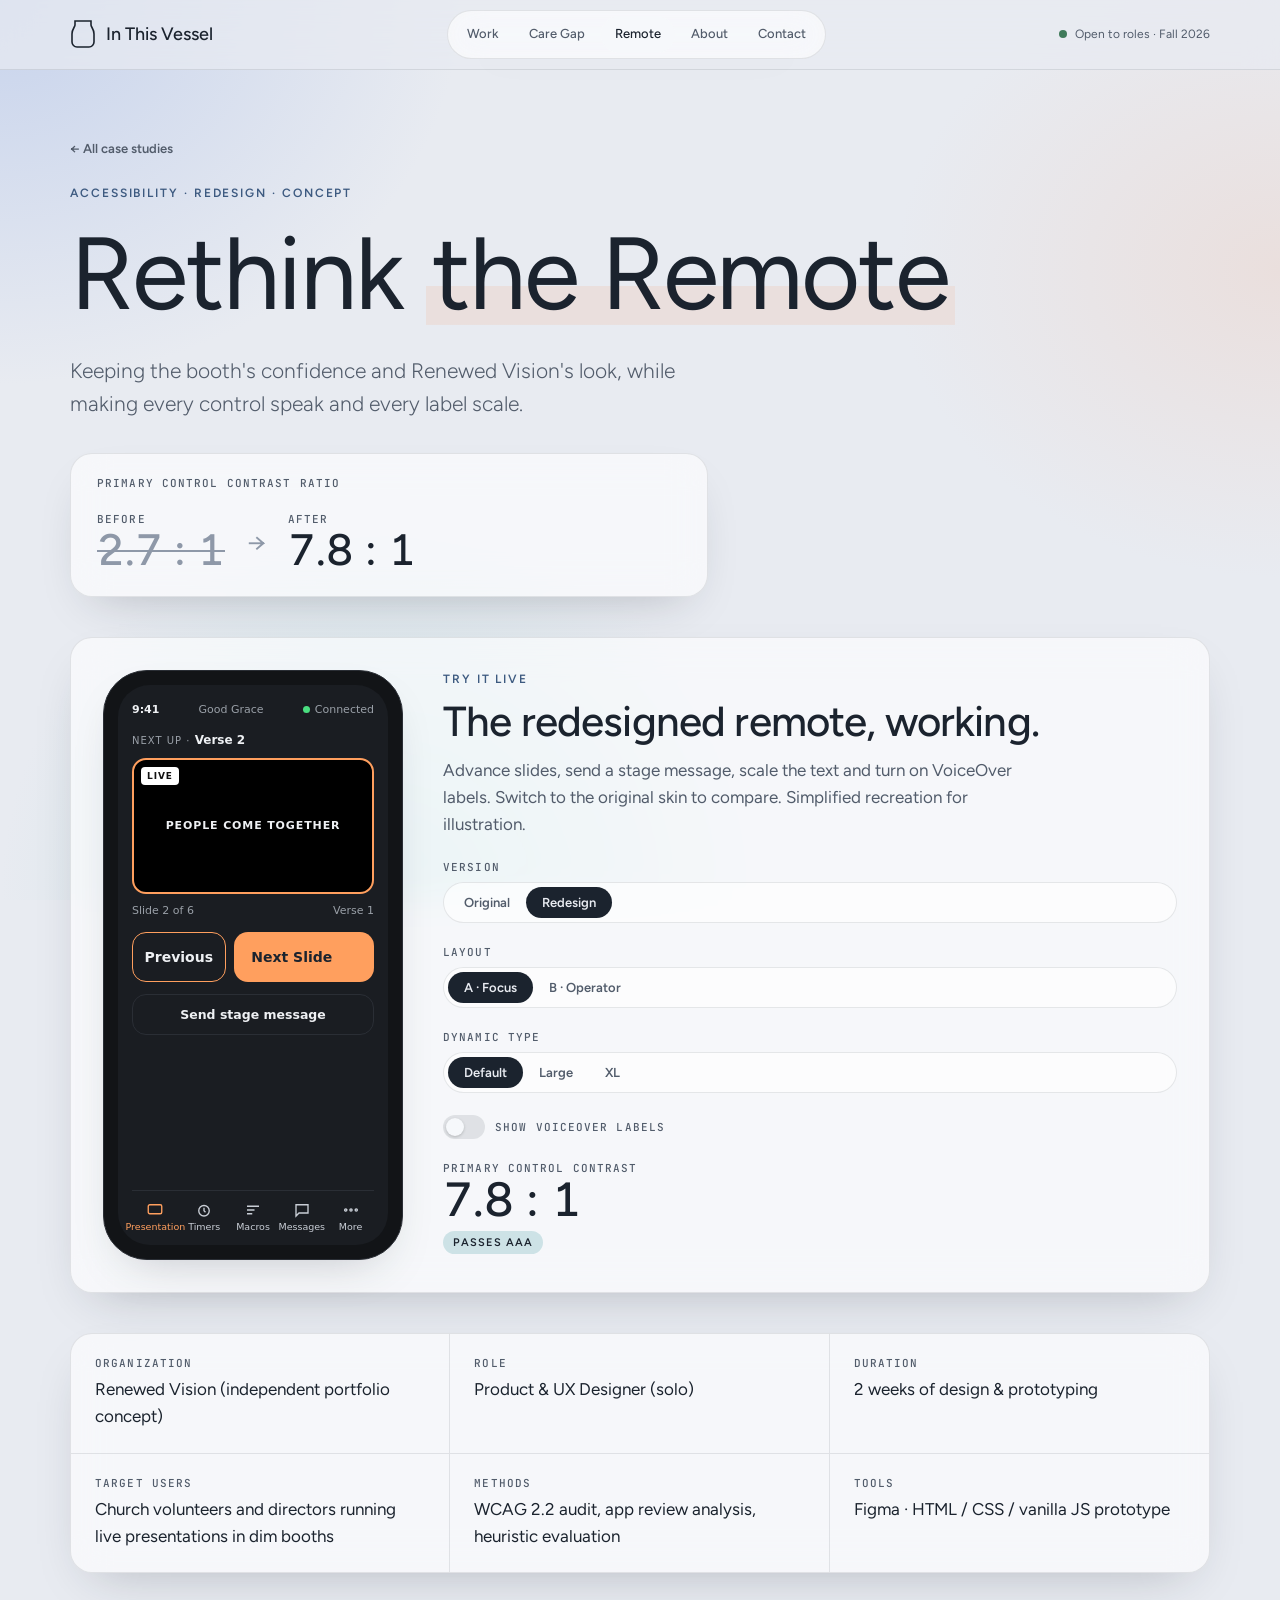
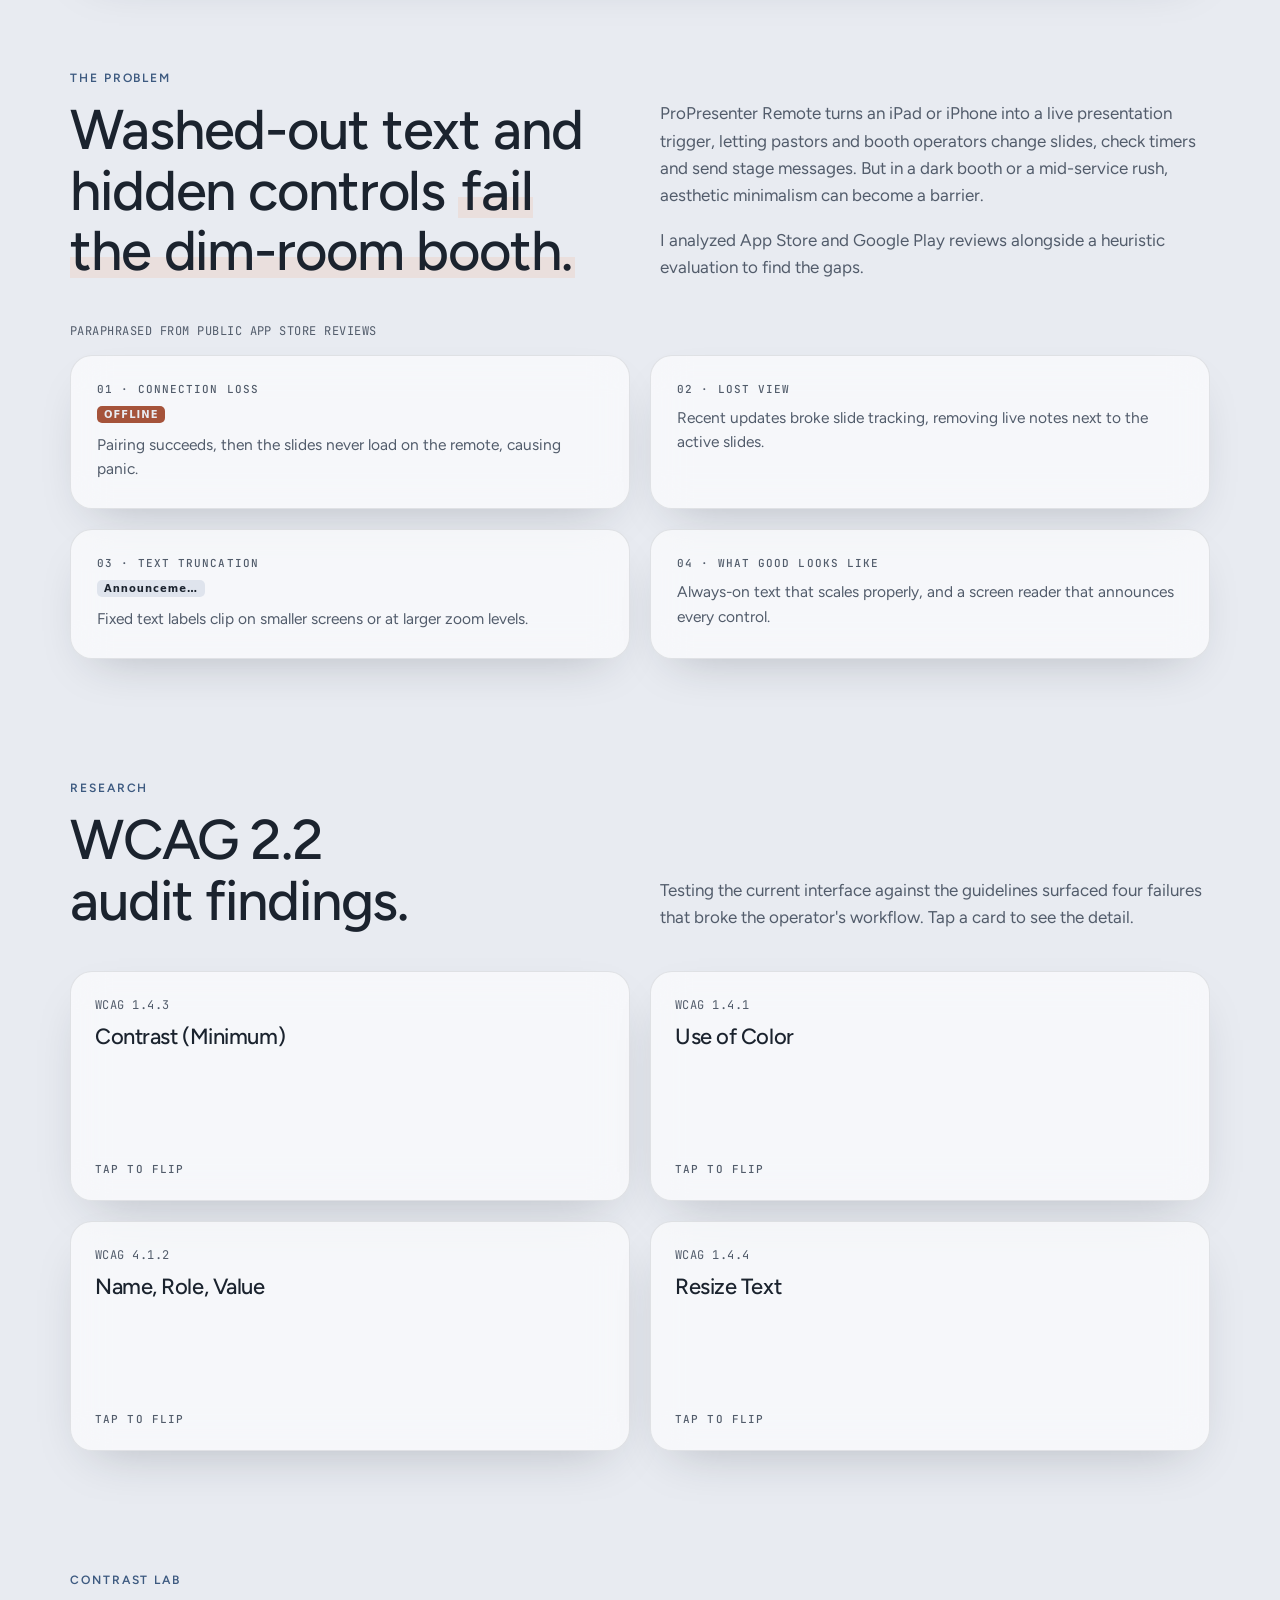
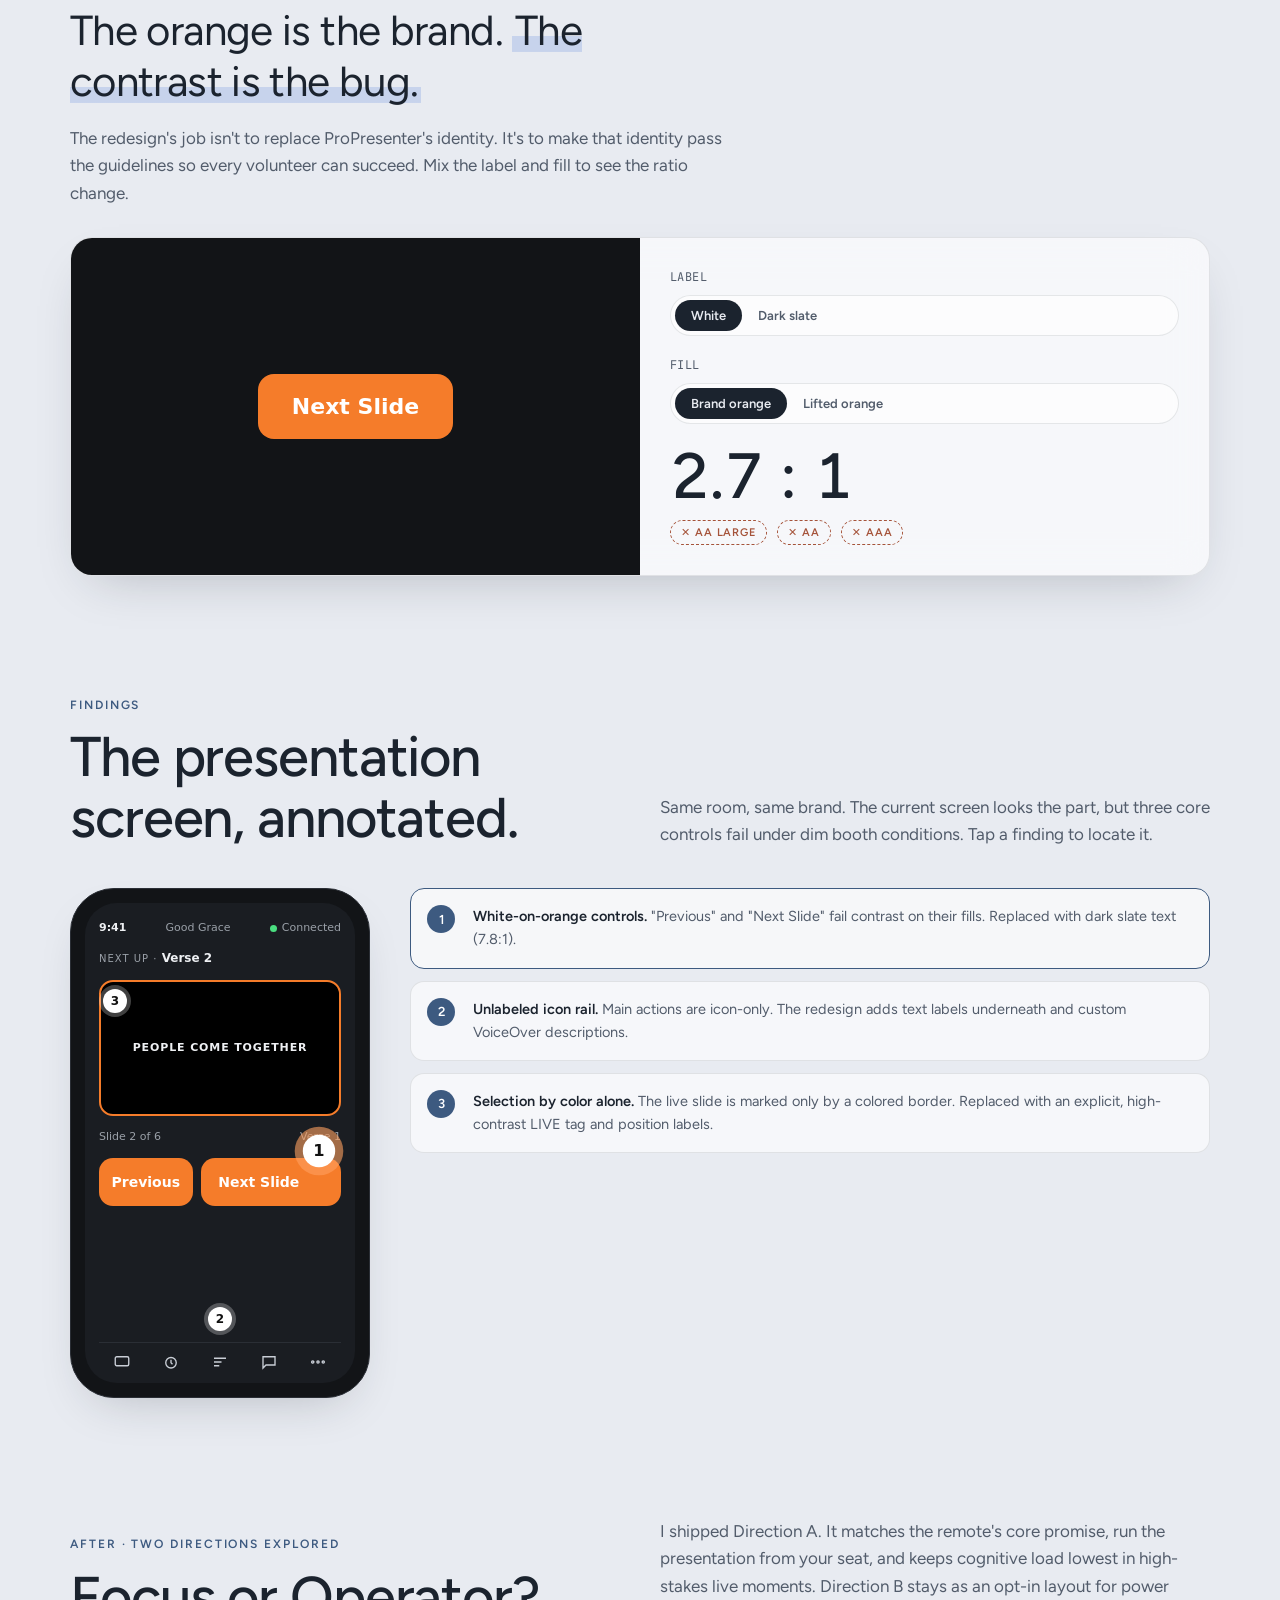
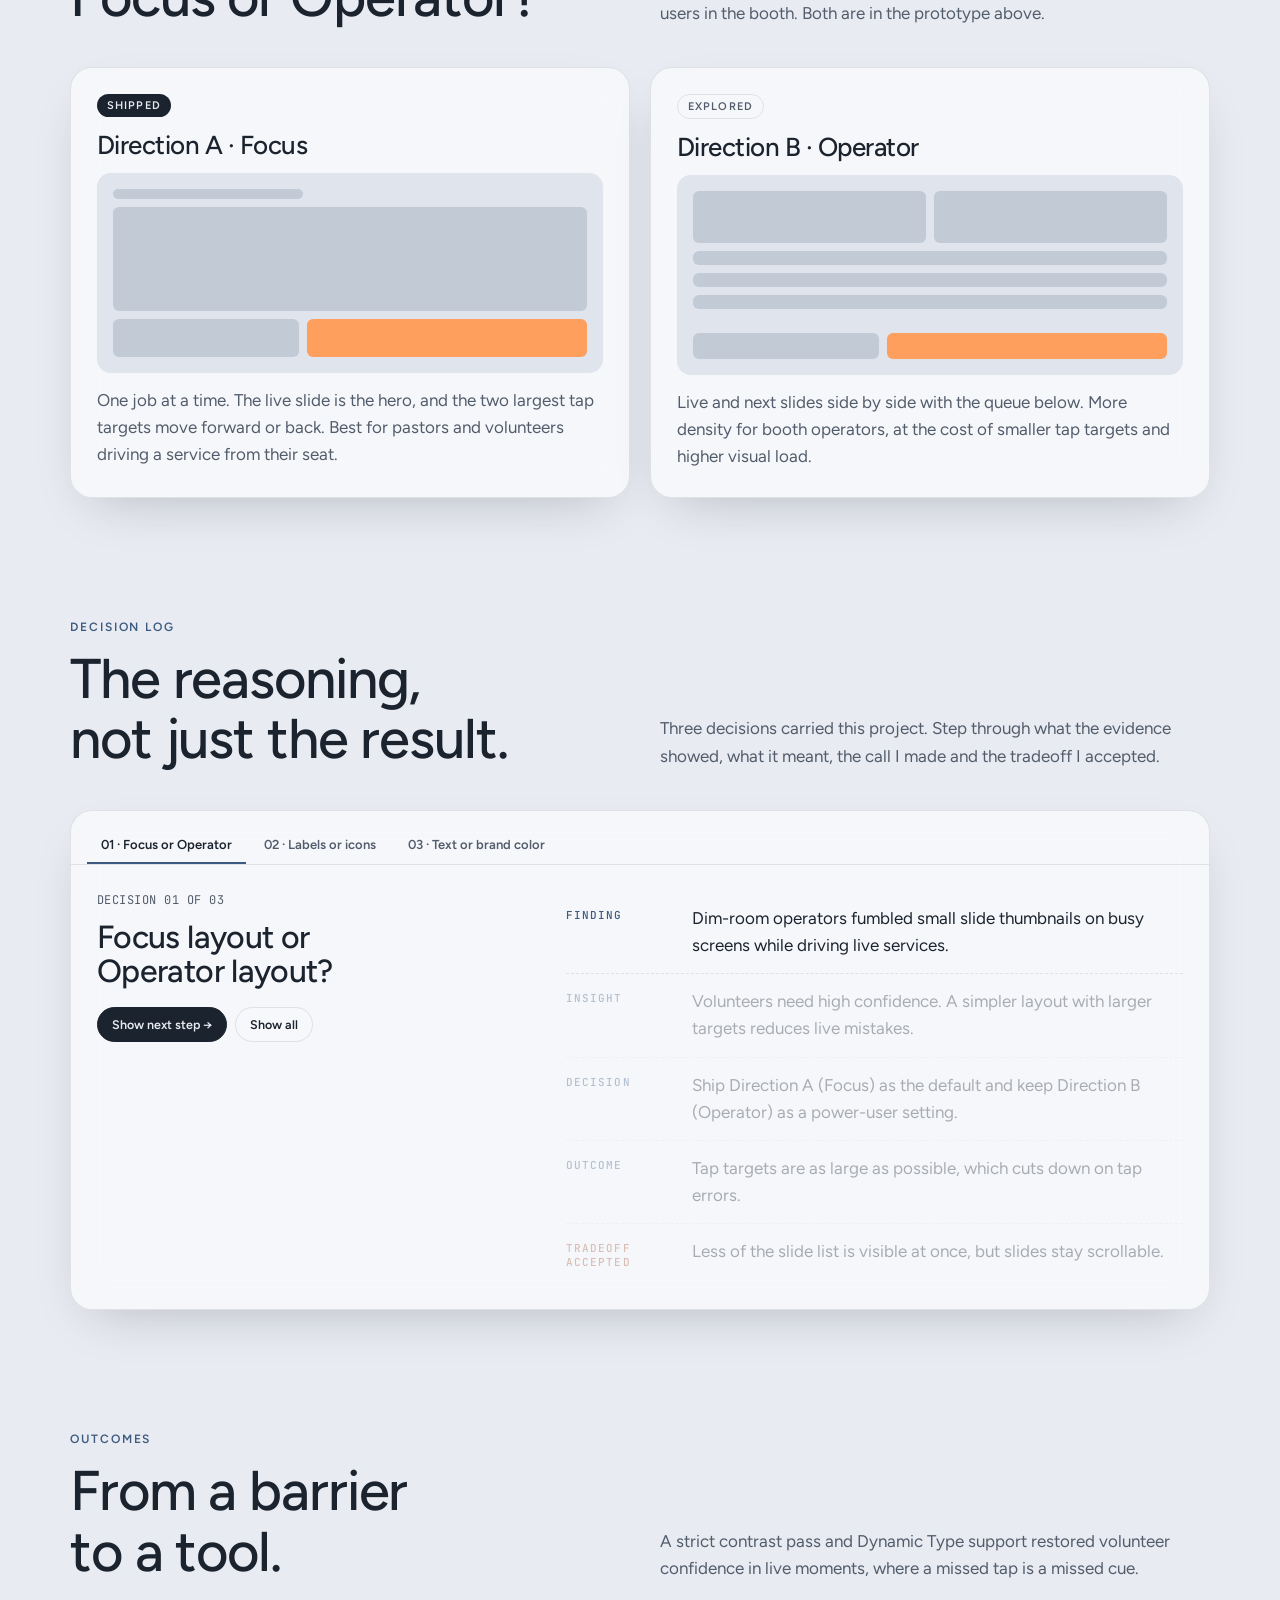
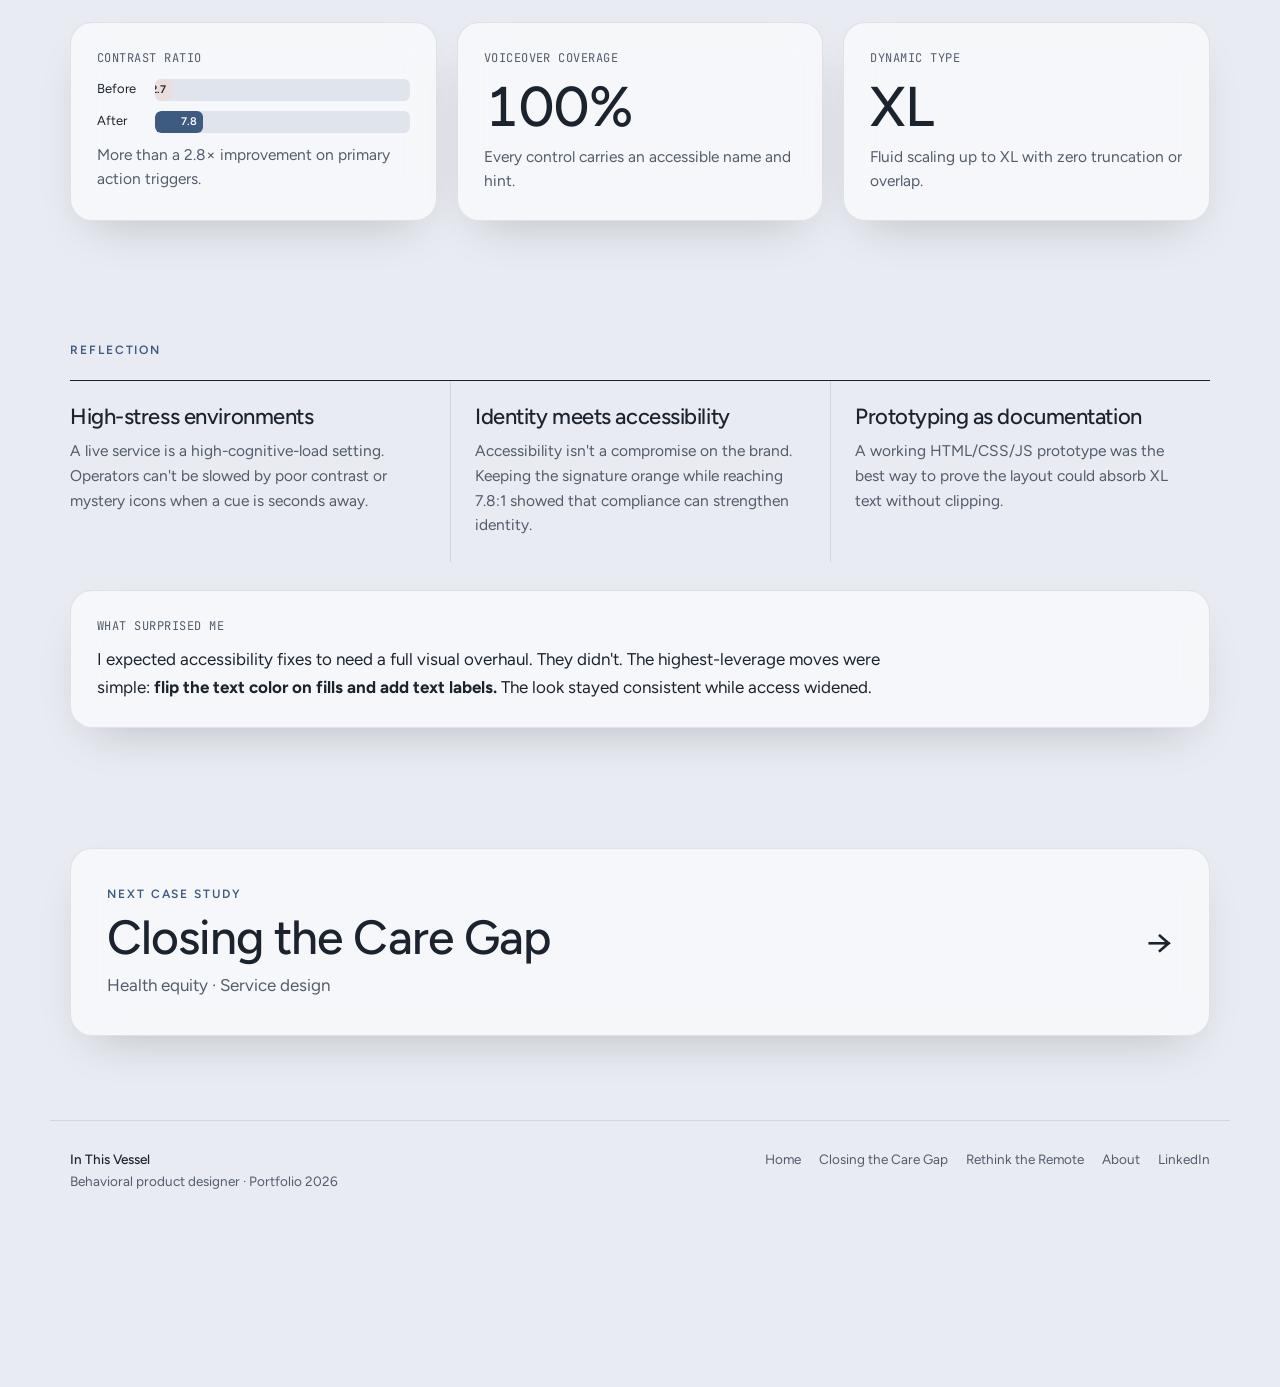
<file: propresenter-remote.html>
<!doctype html>
<html lang="en">
<head>
<meta charset="utf-8">
<title>Rethink the Remote · In This Vessel</title>
<meta http-equiv="refresh" content="0; url=remote.html">
<link rel="canonical" href="https://inthisvessel.com/remote.html">
</head>
<body><p>This case study moved to <a href="remote.html">remote.html</a>.</p></body>
</html>
</file>
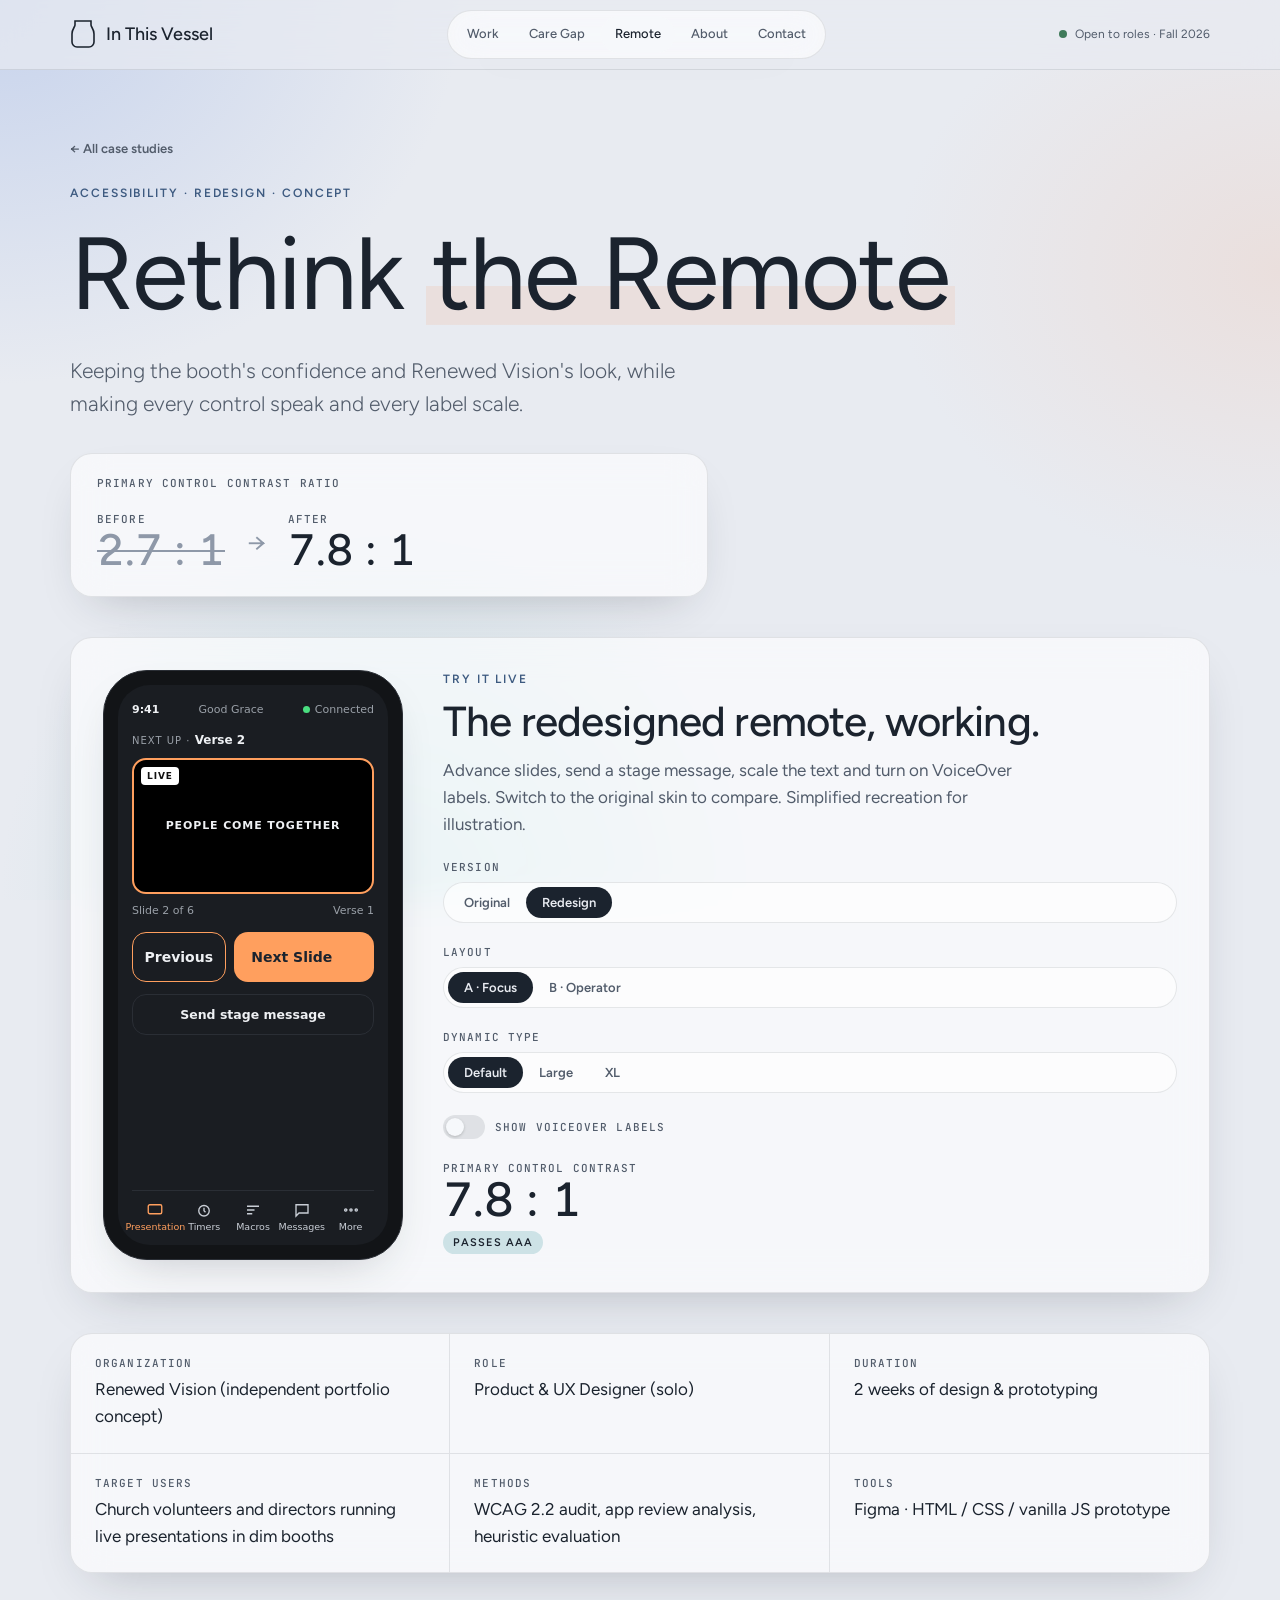
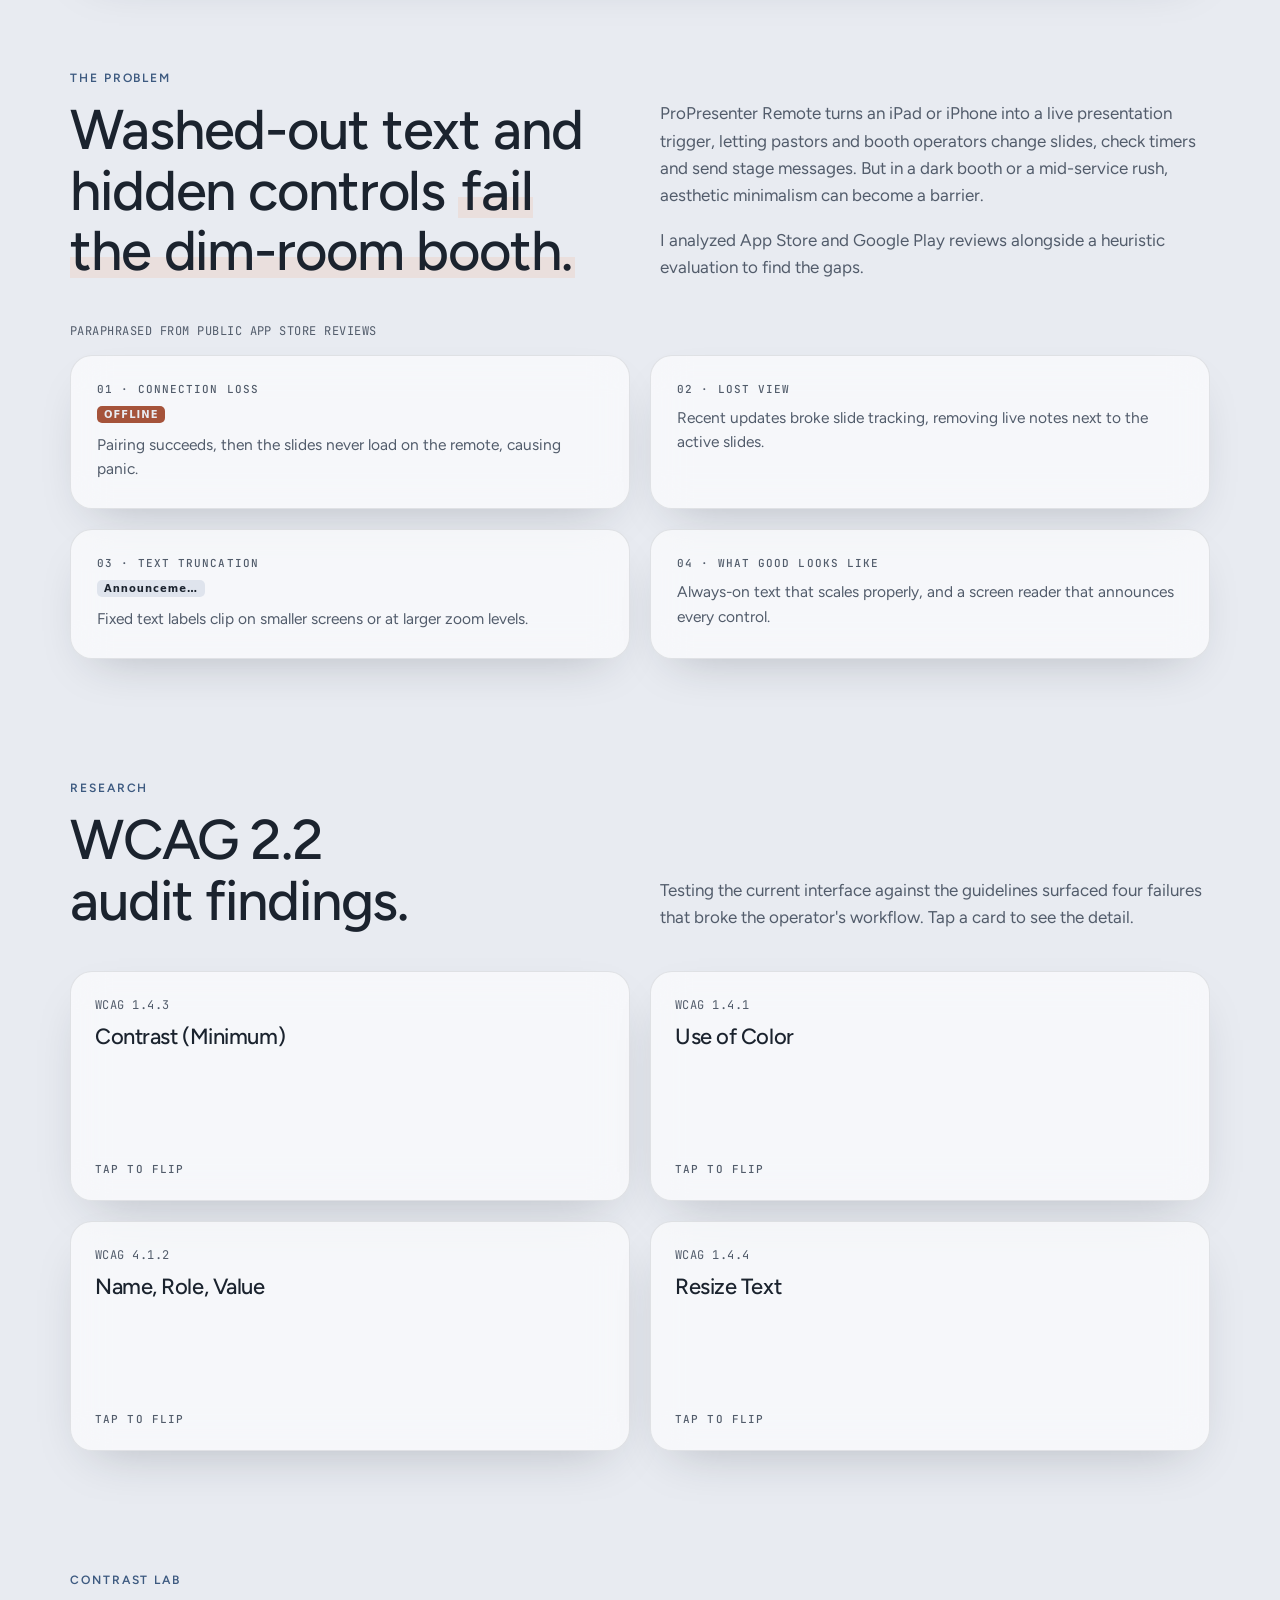
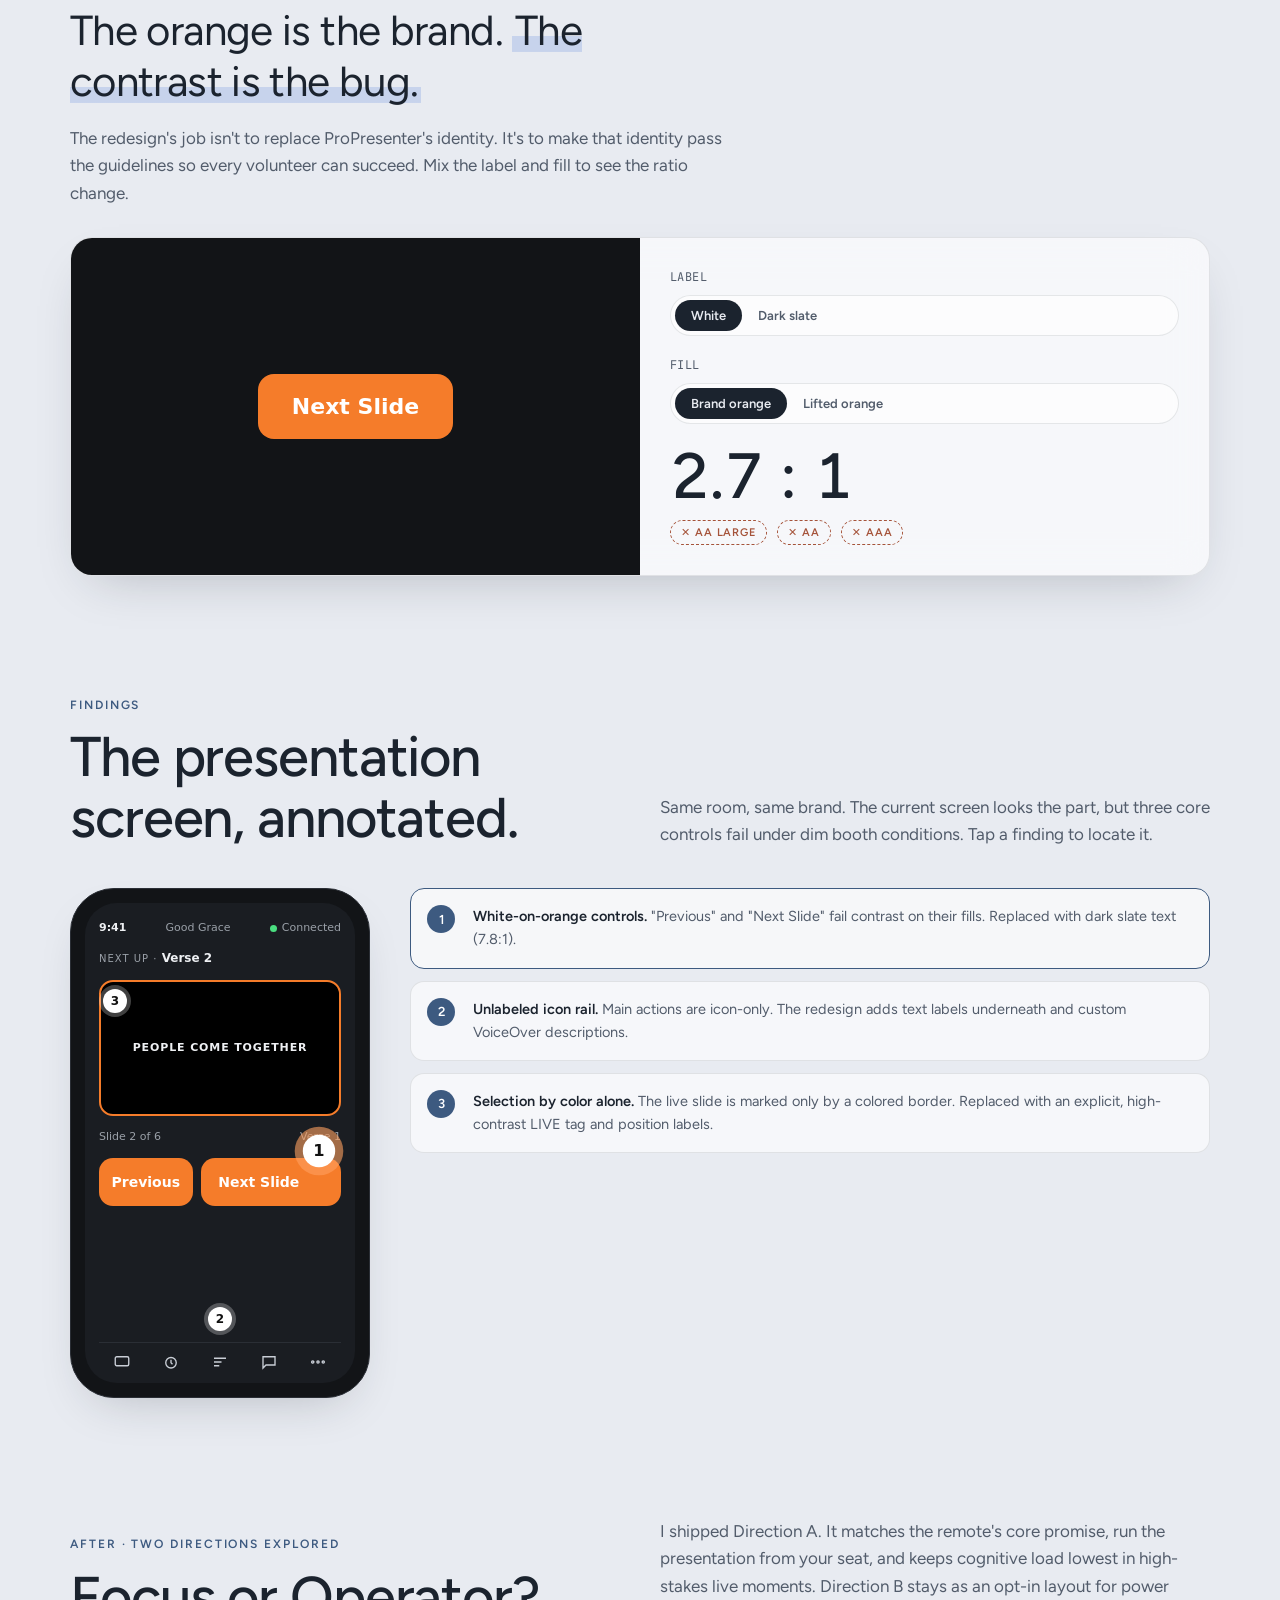
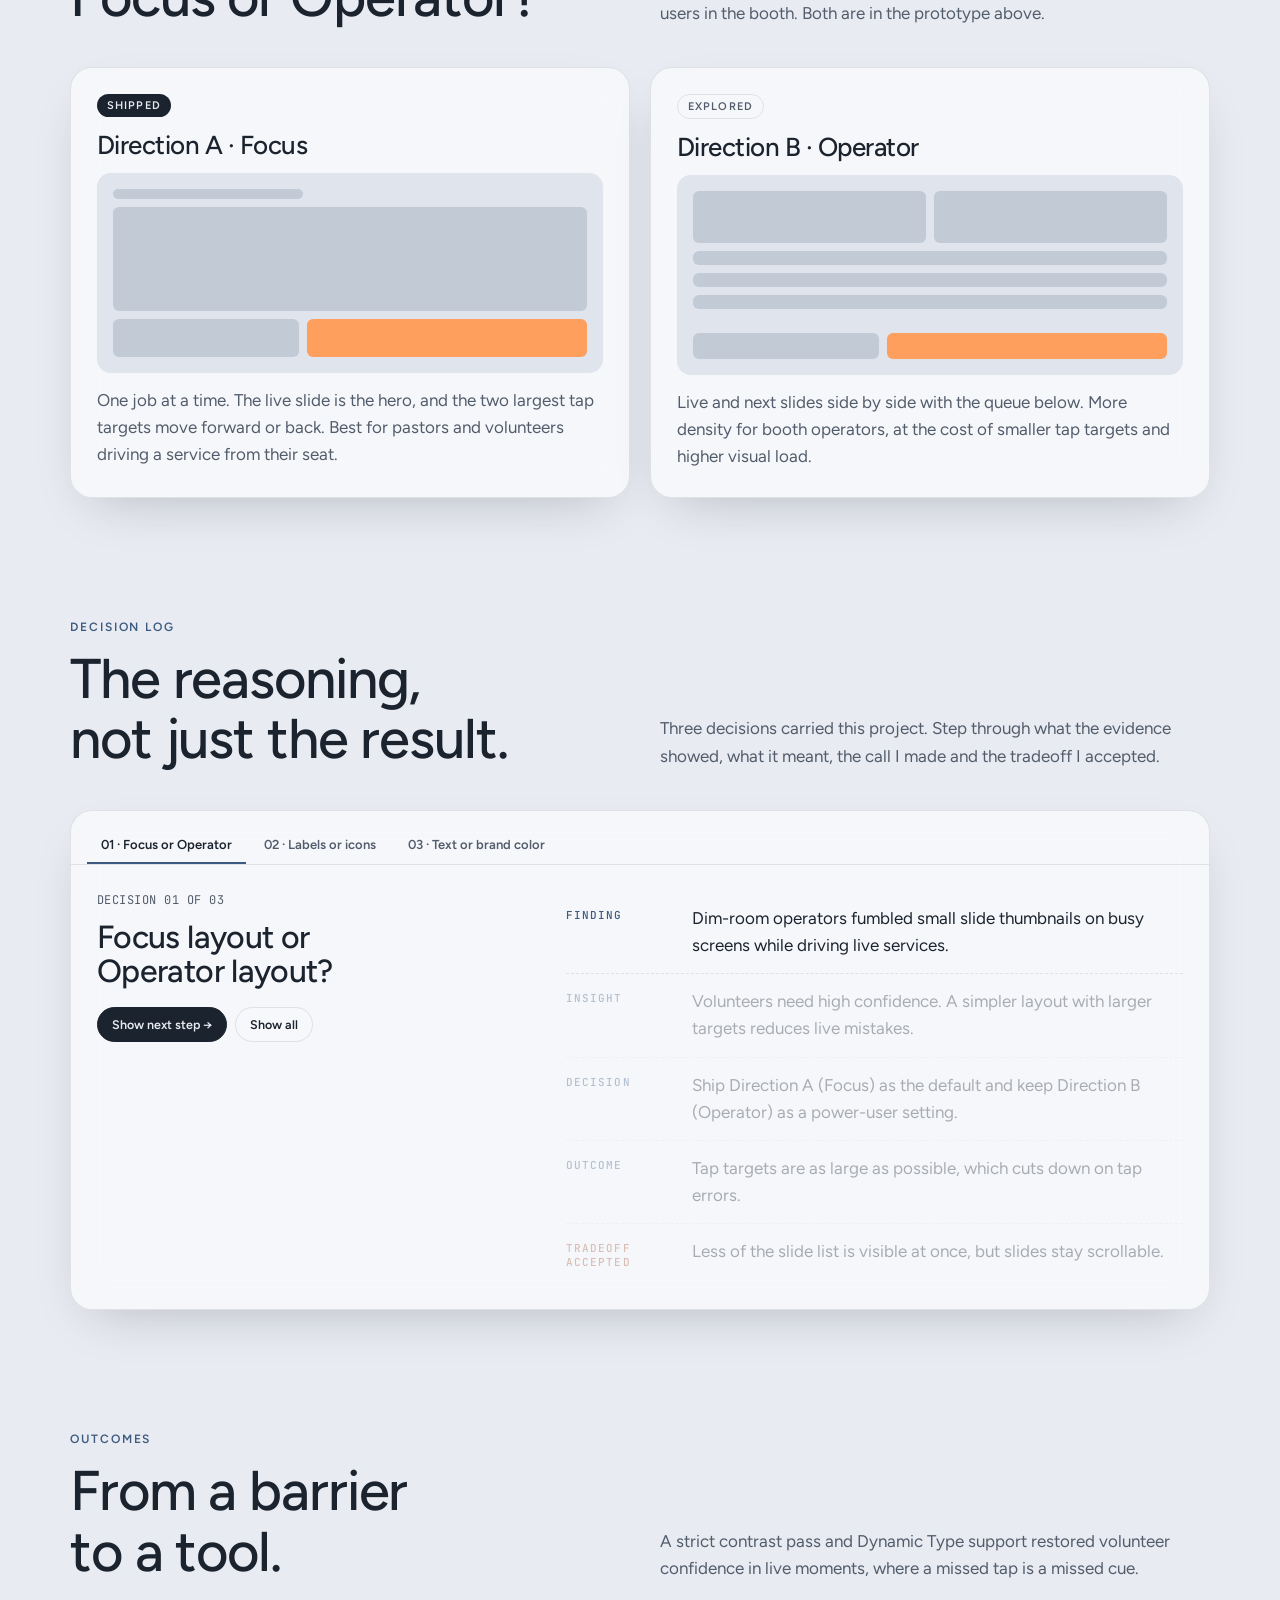
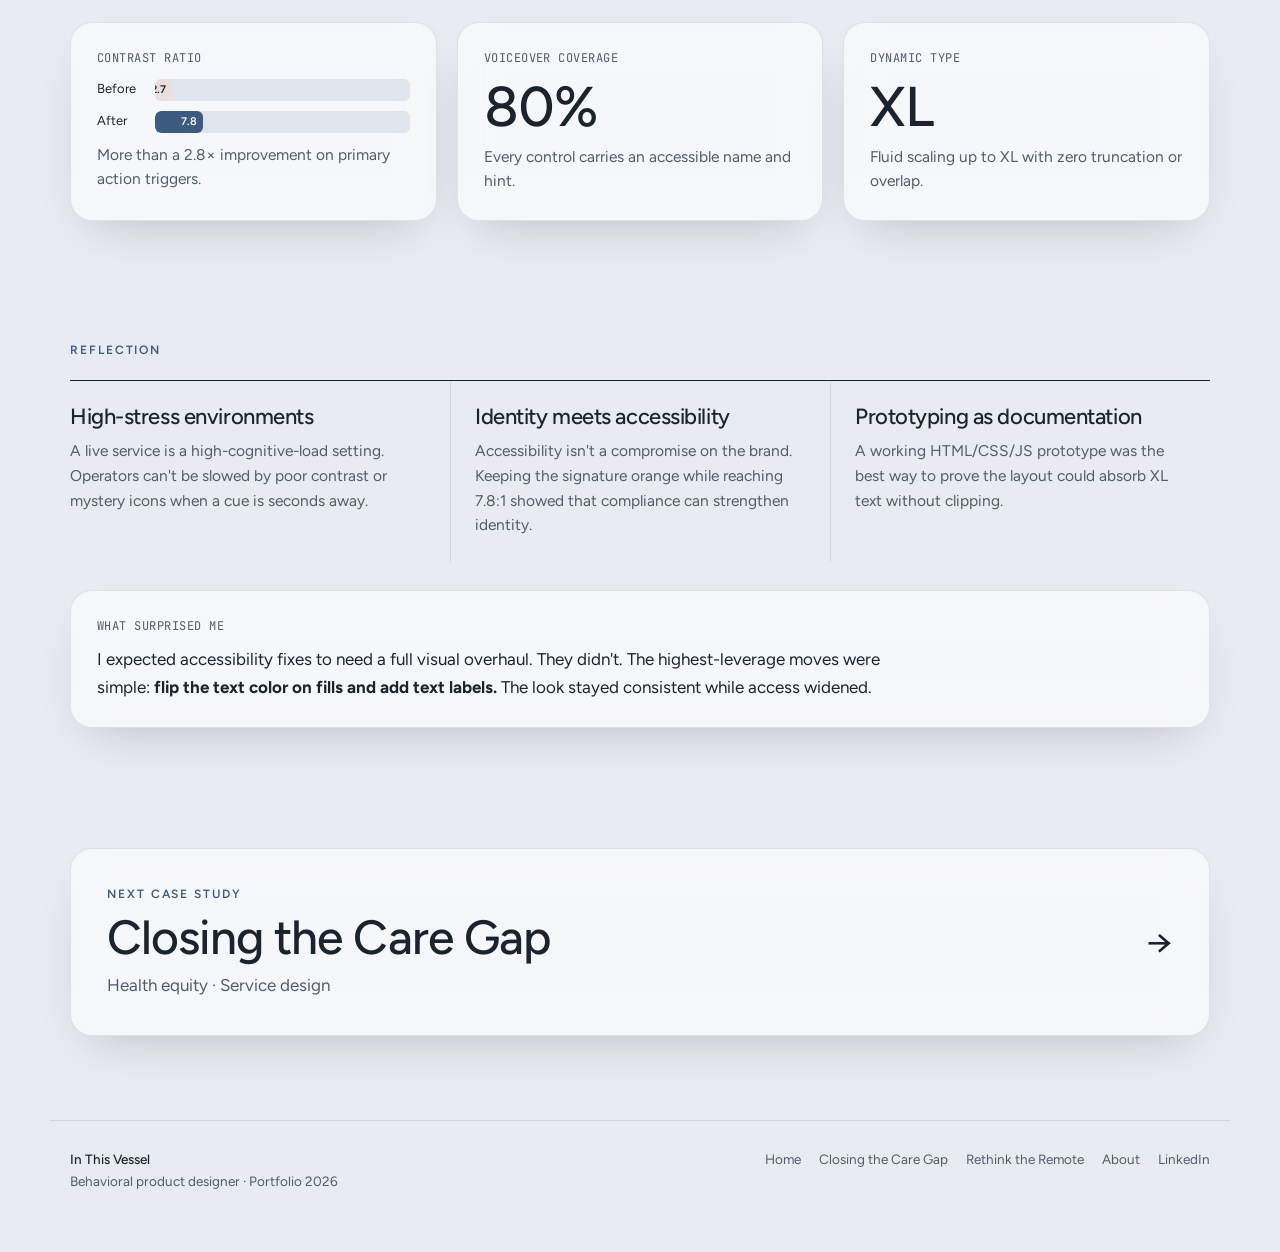
<file: remote.html>
<!doctype html>
<html lang="en">
<head>
<meta charset="utf-8">
<meta name="viewport" content="width=device-width, initial-scale=1, viewport-fit=cover">
<meta name="claude:viewport-fit-sides" content="cover">
<title>Rethink the Remote · In This Vessel</title>
<meta name="description" content="Case study: an accessibility audit and redesign of ProPresenter Remote. Primary control contrast raised from 2.7:1 to 7.8:1.">
<link rel="stylesheet" href="https://api.fontshare.com/v2/css?f[]=general-sans@400,500,600,700&f[]=satoshi@300,400,500,700&display=swap">
<link rel="stylesheet" href="https://fonts.googleapis.com/css2?family=Figtree:wght@300;400;500;600;700&family=JetBrains+Mono:wght@400;500&display=swap">
<link rel="stylesheet" href="site.css">
<style>
/* page-specific: working phone prototype, contrast lab, audit cards */
:root{--po:#f57c2a;--po-lift:#ff9f5e;--slate:#1b232e;--booth:#121417;--scr:#1a1d22;--scr-ink:#eef0f3;--scr-mute:#9aa0a8;--scr-line:#2a2e35}
.proto{display:grid;grid-template-columns:auto 1fr;gap:40px;align-items:start}
@media (max-width:860px){.proto{grid-template-columns:1fr;justify-items:center}}
.phone{width:300px;max-width:100%;border-radius:44px;background:var(--booth);padding:14px;box-shadow:var(--shadow);border:1px solid var(--scr-line)}
.screen{position:relative;border-radius:32px;background:var(--scr);color:var(--scr-ink);padding:16px 14px 12px;display:flex;flex-direction:column;gap:12px;font-family:system-ui,-apple-system,"Segoe UI",sans-serif;overflow:hidden;min-height:560px;--ts:1}
.sbar{display:flex;justify-content:space-between;align-items:center;font-size:calc(11px*var(--ts));color:var(--scr-mute);gap:8px}
.sbar b{color:var(--scr-ink);font-weight:600}
.conn{display:inline-flex;align-items:center;gap:5px}
.conn i{width:7px;height:7px;border-radius:50%;background:#4ade80}
.banner{background:var(--po-lift);color:var(--slate);border-radius:10px;padding:6px 10px;font-size:calc(11px*var(--ts));font-weight:700;display:flex;justify-content:space-between;gap:8px}
.nextup{font-size:calc(10px*var(--ts));letter-spacing:.1em;color:var(--scr-mute);text-transform:uppercase}
.nextup b{color:var(--scr-ink);letter-spacing:0;text-transform:none;font-size:calc(12px*var(--ts))}
.live-slide{border-radius:14px;background:#000;aspect-ratio:16/9;display:grid;place-items:center;text-align:center;font-size:calc(11px*var(--ts));letter-spacing:.08em;padding:10px;position:relative;border:2px solid var(--po-lift);font-weight:600}
.tag-live{position:absolute;top:7px;left:7px;font-size:9px;font-weight:800;letter-spacing:.1em;background:#fff;color:#111;padding:2px 6px;border-radius:4px}
.pos{font-size:calc(11px*var(--ts));color:var(--scr-mute);display:flex;justify-content:space-between}
.duo{display:grid;grid-template-columns:1fr 1fr;gap:8px}
.duo .live-slide{font-size:calc(8px*var(--ts))}
.duo .nx{border-color:var(--scr-line)}
.ctrls{display:grid;grid-template-columns:1fr 1.5fr;gap:8px}
.ctrls button,.stagebtn{border:0;border-radius:14px;padding:16px 8px;font-weight:700;font-size:calc(14px*var(--ts));font-family:inherit;min-width:0;cursor:pointer;position:relative}
.ctrls button:active{transform:scale(.97)}
.stagebtn{background:transparent;border:1px solid var(--scr-line);color:var(--scr-ink);font-weight:600;padding:12px 8px;font-size:calc(12.5px*var(--ts))}
.list{display:flex;flex-direction:column;gap:4px;max-height:150px;overflow-y:auto}
.list button{display:flex;justify-content:space-between;gap:8px;background:transparent;border:1px solid var(--scr-line);color:var(--scr-ink);border-radius:10px;padding:8px 10px;font-size:calc(11px*var(--ts));text-align:left;cursor:pointer;font-family:inherit}
.list button span:last-child{color:var(--scr-mute);white-space:nowrap}
.list button.on{border-color:var(--po-lift)}
.rail{display:grid;grid-template-columns:repeat(5,1fr);gap:2px;border-top:1px solid var(--scr-line);padding-top:10px;margin-top:auto}
.rail div{display:flex;flex-direction:column;align-items:center;gap:3px;font-size:calc(9.5px*var(--ts));color:#c9ced6;text-align:center;line-height:1.15;min-width:0;position:relative}
.rail div.on{color:var(--po-lift)}
.rail svg{width:18px;height:18px;stroke:currentColor;fill:none;stroke-width:1.8}
/* skins */
.screen.before .ctrls button{background:var(--po);color:#fff;white-space:nowrap;overflow:hidden;text-overflow:ellipsis}
.screen.before .rail span,.screen.before .tag-live{display:none}
.screen.before .live-slide{border-color:var(--po)}
.screen.before .stagebtn{white-space:nowrap;overflow:hidden;text-overflow:ellipsis}
.screen.after .ctrls button{background:var(--po-lift);color:var(--slate)}
.screen.after .ctrls button.prev{background:transparent;color:var(--scr-ink);border:1.5px solid var(--po-lift)}
/* voiceover */
.vo{display:none;position:absolute;z-index:3;left:50%;bottom:calc(100% + 4px);transform:translateX(-50%);background:#fff;color:#111;font:600 10px/1.25 system-ui,sans-serif;padding:5px 7px;border-radius:7px;white-space:normal;width:max-content;max-width:150px;text-align:left;box-shadow:0 6px 14px rgba(0,0,0,.4);pointer-events:none;letter-spacing:0;text-transform:none}
.vo em{display:block;font-weight:400;font-style:normal;opacity:.7}
.screen.vo-on .vo{display:block}
.rail .vo{max-width:58px;font-size:8.5px;padding:3px 5px}
.rail div:nth-child(odd) .vo{bottom:calc(100% + 30px)}
.screen.vo-on.before .vo{background:#fca5a5}
/* sheet */
.sheet{position:absolute;left:0;right:0;bottom:0;background:#23272e;border-radius:20px 20px 0 0;padding:16px;display:flex;flex-direction:column;gap:8px;transform:translateY(105%);transition:transform .35s cubic-bezier(.2,.8,.2,1);z-index:4}
.sheet.open{transform:none}
.sheet h4{font:700 calc(14px*var(--ts)) system-ui,sans-serif;letter-spacing:0;margin-bottom:4px}
.sheet button{border:1px solid var(--scr-line);background:transparent;color:var(--scr-ink);border-radius:10px;padding:11px;text-align:left;font:500 calc(13px*var(--ts)) system-ui,sans-serif;cursor:pointer}
.sheet .x{color:var(--scr-mute);text-align:center;border:0}
/* dock */
.dock{display:flex;flex-direction:column;gap:22px;min-width:0;width:100%}
.dock .row{display:flex;flex-direction:column;gap:8px}
.dock label,.dock .lbl{font:500 11px var(--mono);letter-spacing:.1em;color:var(--muted);text-transform:uppercase}
.ratio{font-family:var(--display);font-size:48px;font-weight:500;line-height:1;font-variant-numeric:tabular-nums}
.verdict{display:inline-block;font:600 11px var(--body);letter-spacing:.1em;text-transform:uppercase;padding:5px 10px;border-radius:var(--r-sm);margin-top:8px}
.verdict.fail{color:var(--warn);border:1px dashed var(--warn)}
.verdict.pass{background:var(--mist);color:var(--ink)}
.feat{display:grid;grid-template-columns:repeat(2,1fr);gap:12px}
.feat div{padding:16px;border-radius:var(--r-md);background:var(--surface);border:1px solid var(--line);font-size:14px;color:var(--muted)}
.feat b{display:block;color:var(--ink);font-weight:600;margin-bottom:4px}
@media (max-width:560px){.feat{grid-template-columns:1fr}}
.toggle{display:flex;align-items:center;gap:10px;font-size:14px;font-weight:500;cursor:pointer;user-select:none;text-transform:none;letter-spacing:0;font-family:var(--body);color:var(--ink)}
.toggle input{appearance:none;width:42px;height:24px;border-radius:24px;background:var(--line);position:relative;cursor:pointer;transition:background .2s;margin:0;flex:none}
.toggle input::after{content:"";position:absolute;top:3px;left:3px;width:18px;height:18px;border-radius:50%;background:var(--surface-solid);box-shadow:0 1px 3px rgba(0,0,0,.2);transition:transform .2s}
.toggle input:checked{background:var(--accent)}
.toggle input:checked::after{transform:translateX(18px)}

/* reviews */
.rev .badge{font:700 10px system-ui,sans-serif;letter-spacing:.1em;padding:3px 7px;border-radius:5px;align-self:flex-start}
/* contrast lab */
.lab-grid{display:grid;grid-template-columns:1fr 1fr;gap:0;overflow:hidden}
.swatch{display:grid;place-items:center;min-height:260px;padding:30px;transition:background .3s,color .3s}
.swatch .sbtn2{font:700 22px system-ui,sans-serif;padding:20px 34px;border-radius:16px;transition:background .3s,color .3s}
.lab-ctrl{padding:30px;display:flex;flex-direction:column;gap:20px;min-width:0}
.lab-ctrl .ratio{font-size:64px}
.checks{display:flex;gap:10px;flex-wrap:wrap}
.checks span{font:600 11px var(--body);letter-spacing:.08em;text-transform:uppercase;padding:5px 10px;border-radius:var(--r-sm)}
.checks .ok{background:var(--mist)}.checks .no{border:1px dashed var(--warn);color:var(--warn)}
@media (max-width:760px){.lab-grid{grid-template-columns:1fr}}

/* directions */
.dirs{display:grid;grid-template-columns:1fr 1fr;gap:20px}
@media (max-width:760px){.dirs{grid-template-columns:1fr}}
.dir{padding:26px;display:flex;flex-direction:column;gap:14px}
.wire{background:var(--bg-2);border-radius:var(--r-md);padding:16px;display:flex;flex-direction:column;gap:8px;height:200px}
.wire i{display:block;border-radius:6px;background:var(--faint);opacity:.35}
.wire .hot{background:var(--po-lift);opacity:1}
.ship{font:600 11px var(--body);letter-spacing:.1em;text-transform:uppercase;padding:5px 10px;border-radius:var(--r-sm);background:var(--ink);color:var(--bg);align-self:flex-start}
.ship.ex{background:transparent;color:var(--muted);border:1px solid var(--line)}

/* outcome */
.out{display:grid;grid-template-columns:repeat(3,1fr);gap:20px}
@media (max-width:820px){.out{grid-template-columns:1fr}}
.out .card .big{font-family:var(--display);font-size:56px;font-weight:500;line-height:1;font-variant-numeric:tabular-nums}
.cbar{display:flex;flex-direction:column;gap:10px}
.cbar div{display:grid;grid-template-columns:48px 1fr;gap:10px;align-items:center;font-size:13px}
.cbar .t{height:22px;border-radius:6px;background:var(--bg-2);overflow:hidden}
.cbar .f{height:100%;border-radius:6px;font:600 11px var(--body);display:flex;align-items:center;justify-content:flex-end;padding-right:6px}
.hot-list{display:flex;flex-direction:column;gap:12px}
.hot-list button{display:grid;grid-template-columns:34px 1fr;gap:12px;text-align:left;background:var(--surface);border:1px solid var(--line);border-radius:var(--r-md);padding:16px;cursor:pointer;font:inherit;color:inherit;transition:border-color .2s}
.hot-list button[aria-pressed="true"]{border-color:var(--accent)}
.hot-list .n{width:28px;height:28px;border-radius:50%;background:var(--accent);color:var(--accent-ink);display:grid;place-items:center;font:600 13px var(--body)}
.hot-list p{color:var(--muted);font-size:14.5px}
.hot-list b{color:var(--ink);font-weight:600}
.screen .pin{position:absolute;width:24px;height:24px;border-radius:50%;background:#fff;color:#111;font:700 12px system-ui,sans-serif;display:grid;place-items:center;box-shadow:0 0 0 4px rgba(255,255,255,.25);z-index:5;transition:transform .3s}
.screen .pin.on{transform:scale(1.35);box-shadow:0 0 0 6px rgba(255,160,96,.6)}
</style>
</head>
<body>
<div class="nav">
  <div class="wrap nav-in">
    <a class="brand" href="index.html" aria-label="In This Vessel, home">
      <svg class="vessel" viewBox="0 0 26 30" aria-hidden="true"><defs><clipPath id="vclip"><path d="M5 2h16v4c0 2 3 4 3 9v8a5 5 0 0 1-5 5H7a5 5 0 0 1-5-5v-8c0-5 3-7 3-9z"/></clipPath></defs><g clip-path="url(#vclip)"><rect id="vfill" x="0" y="30" width="26" height="30" fill="var(--accent)" opacity=".55"/></g><path d="M5 2h16v4c0 2 3 4 3 9v8a5 5 0 0 1-5 5H7a5 5 0 0 1-5-5v-8c0-5 3-7 3-9z" fill="none" stroke="var(--ink)" stroke-width="1.6"/></svg>
      In This Vessel
    </a>
    <nav class="links glass" aria-label="Site"><a href="index.html#work">Work</a><a href="care-gap.html">Care Gap</a><a href="remote.html" aria-current="page">Remote</a><a href="about.html">About</a><a href="index.html#contact">Contact</a></nav>
    <div class="status"><i class="dot"></i><span>Open to roles · Fall 2026</span></div>
  </div>
  <div class="readbar"></div>
</div>

<main>
  <section class="phero">
    <div class="wrap">
      <a class="back" href="index.html#work">← All case studies</a>
      <div class="eyebrow">Accessibility · Redesign · Concept</div>
      <h1>Rethink <span class="mark b">the Remote</span></h1>
      <p class="lede">Keeping the booth's confidence and Renewed Vision's look, while making every control speak and every label scale.</p>
      <div class="ba glass" style="margin-top:32px;display:inline-flex"><span class="k">Primary control contrast ratio</span><div class="was"><small>Before</small><strong>2.7 : 1</strong></div><span class="to">→</span><div><small>After</small><strong>7.8 : 1</strong></div></div>
    </div>
  </section>

  <section class="wrap" id="try">
    <div class="proto glass" style="padding:32px">
      <div class="phone">
        <div class="screen after" id="scr">
          <div class="sbar"><b>9:41</b><span>Good Grace</span><span class="conn"><i></i>Connected</span></div>
          <div class="banner" id="banner" hidden><span id="bannerTxt"></span><span>On stage</span></div>
          <div id="focusView">
            <div class="nextup">Next up · <b id="nextLbl"></b></div>
            <div class="live-slide" style="margin-top:8px"><span class="tag-live">LIVE</span><span id="liveTxt"></span></div>
            <div class="pos" style="margin-top:8px"><span id="posTxt"></span><span id="secTxt"></span></div>
          </div>
          <div id="opView" hidden>
            <div class="duo"><div><div class="nextup">Live</div><div class="live-slide" style="margin-top:4px"><span class="tag-live">LIVE</span><span id="liveTxt2"></span></div></div><div><div class="nextup">Next</div><div class="live-slide nx" style="margin-top:4px"><span id="nextTxt2"></span></div></div></div>
            <div class="list" id="list" style="margin-top:10px"></div>
          </div>
          <div class="ctrls">
            <button class="prev" type="button" id="prev">Previous<span class="vo">Previous slide<em>Goes back one slide</em></span></button>
            <button class="next" type="button" id="next">Next Slide<span class="vo">Next slide<em>Shows the next slide on screen</em></span></button>
          </div>
          <button class="stagebtn" type="button" id="stage">Send stage message<span class="vo">Stage message<em>Opens preset messages for the stage display</em></span></button>
          <div class="rail">
            <div class="on"><svg viewBox="0 0 24 24"><rect x="3" y="5" width="18" height="12" rx="2"/></svg><span>Presentation</span><span class="vo">Presentation tab<em>Selected</em></span></div>
            <div><svg viewBox="0 0 24 24"><circle cx="12" cy="13" r="7"/><path d="M12 9v4l2 2"/></svg><span>Timers</span><span class="vo">Timers tab</span></div>
            <div><svg viewBox="0 0 24 24"><path d="M4 7h16M4 12h10M4 17h7"/></svg><span>Macros</span><span class="vo">Macros tab</span></div>
            <div><svg viewBox="0 0 24 24"><path d="M4 5h16v11H8l-4 4z"/></svg><span>Messages</span><span class="vo">Messages tab</span></div>
            <div><svg viewBox="0 0 24 24"><circle cx="5" cy="12" r="1.5"/><circle cx="12" cy="12" r="1.5"/><circle cx="19" cy="12" r="1.5"/></svg><span>More</span><span class="vo">More options</span></div>
          </div>
          <div class="sheet" id="sheet" role="dialog" aria-label="Stage message">
            <h4>Send to stage display</h4>
            <button type="button" data-msg="5 minutes left">5 minutes left</button>
            <button type="button" data-msg="Wrap it up">Wrap it up</button>
            <button type="button" data-msg="Check your mic">Check your mic</button>
            <button type="button" class="x" id="sheetClose">Cancel</button>
          </div>
        </div>
      </div>
      <div class="dock">
        <div><div class="eyebrow">Try it live</div><h2 style="font-size:clamp(28px,3.4vw,42px);margin-top:10px">The redesigned remote, working.</h2><p class="muted" style="margin-top:12px;max-width:52ch">Advance slides, send a stage message, scale the text and turn on VoiceOver labels. Switch to the original skin to compare. Simplified recreation for illustration.</p></div>
        <div class="row"><span class="lbl">Version</span><div class="seg" role="group" aria-label="Version"><button type="button" aria-pressed="false" data-skin="before">Original</button><button type="button" aria-pressed="true" data-skin="after">Redesign</button></div></div>
        <div class="row"><span class="lbl">Layout</span><div class="seg" role="group" aria-label="Layout"><button type="button" aria-pressed="true" data-lay="focus">A · Focus</button><button type="button" aria-pressed="false" data-lay="op">B · Operator</button></div></div>
        <div class="row"><span class="lbl">Dynamic Type</span><div class="seg" role="group" aria-label="Text size"><button type="button" aria-pressed="true" data-ts="1">Default</button><button type="button" aria-pressed="false" data-ts="1.2">Large</button><button type="button" aria-pressed="false" data-ts="1.4">XL</button></div></div>
        <label class="toggle"><input type="checkbox" id="vo"> Show VoiceOver labels</label>
        <div><div class="lbl">Primary control contrast</div><div class="ratio" id="ratio">7.8 : 1</div><span class="verdict pass" id="verdict">Passes AAA</span></div>
      </div>
    </div>
  </section>

  <section class="wrap" style="margin-top:40px">
    <div class="snap glass">
      <div><small>Organization</small>Renewed Vision (independent portfolio concept)</div>
      <div><small>Role</small>Product &amp; UX Designer (solo)</div>
      <div><small>Duration</small>2 weeks of design &amp; prototyping</div>
      <div><small>Target users</small>Church volunteers and directors running live presentations in dim booths</div>
      <div><small>Methods</small>WCAG 2.2 audit, app review analysis, heuristic evaluation</div>
      <div><small>Tools</small>Figma · HTML / CSS / vanilla JS prototype</div>
    </div>
  </section>

  <section class="sec">
    <div class="wrap">
      <div class="sec-h">
        <div><div class="eyebrow">The problem</div><h2>Washed-out text and hidden controls <span class="mark b">fail the dim-room booth.</span></h2></div>
        <div class="prose"><p>ProPresenter Remote turns an iPad or iPhone into a live presentation trigger, letting pastors and booth operators change slides, check timers and send stage messages. But in a dark booth or a mid-service rush, aesthetic minimalism can become a barrier.</p><p>I analyzed App Store and Google Play reviews alongside a heuristic evaluation to find the gaps.</p></div>
      </div>
      <div class="mono muted" style="margin-bottom:14px">PARAPHRASED FROM PUBLIC APP STORE REVIEWS</div>
      <div class="grid-2">
        <div class="card glass rev"><div class="k"><span>01 · Connection loss</span></div><span class="badge" style="background:var(--warn);color:var(--bg)">OFFLINE</span><p>Pairing succeeds, then the slides never load on the remote, causing panic.</p></div>
        <div class="card glass rev"><div class="k"><span>02 · Lost view</span></div><p>Recent updates broke slide tracking, removing live notes next to the active slides.</p></div>
        <div class="card glass rev"><div class="k"><span>03 · Text truncation</span></div><span class="badge" style="background:var(--bg-2);font-family:system-ui">Announceme…</span><p>Fixed text labels clip on smaller screens or at larger zoom levels.</p></div>
        <div class="card glass rev"><div class="k"><span>04 · What good looks like</span></div><p>Always-on text that scales properly, and a screen reader that announces every control.</p></div>
      </div>
    </div>
  </section>

  <section class="sec">
    <div class="wrap">
      <div class="sec-h">
        <div><div class="eyebrow">Research</div><h2>WCAG 2.2 audit findings.</h2></div>
        <p>Testing the current interface against the guidelines surfaced four failures that broke the operator's workflow. Tap a card to see the detail.</p>
      </div>
      <div class="grid-2">
        <button class="flip" type="button" aria-pressed="false"><div class="flip-in"><div class="flip-face glass"><div class="mono muted">WCAG 1.4.3</div><h3>Contrast (Minimum)</h3><span class="hint">Tap to flip</span></div><div class="flip-face flip-back"><div class="mono">WCAG 1.4.3</div><p>White text on the orange play and CTA fills measures about 2.7:1, well below the 4.5:1 minimum. Gray captions wash out on near-black.</p></div></div></button>
        <button class="flip" type="button" aria-pressed="false"><div class="flip-in"><div class="flip-face glass"><div class="mono muted">WCAG 1.4.1</div><h3>Use of Color</h3><span class="hint">Tap to flip</span></div><div class="flip-face flip-back"><div class="mono">WCAG 1.4.1</div><p>Playlist groups are told apart by color alone (blue, green, yellow, red), with no text or shape cue.</p></div></div></button>
        <button class="flip" type="button" aria-pressed="false"><div class="flip-in"><div class="flip-face glass"><div class="mono muted">WCAG 4.1.2</div><h3>Name, Role, Value</h3><span class="hint">Tap to flip</span></div><div class="flip-face flip-back"><div class="mono">WCAG 4.1.2</div><p>Icon-only buttons, including slide layers, macros, props and eraser toggles, carry no visible or screen-reader description.</p></div></div></button>
        <button class="flip" type="button" aria-pressed="false"><div class="flip-in"><div class="flip-face glass"><div class="mono muted">WCAG 1.4.4</div><h3>Resize Text</h3><span class="hint">Tap to flip</span></div><div class="flip-face flip-back"><div class="mono">WCAG 1.4.4</div><p>There's no Dynamic Type support. Larger font sizes clip navigation menus and truncate slide labels immediately.</p></div></div></button>
      </div>
    </div>
  </section>

  <section class="sec">
    <div class="wrap">
      <div class="eyebrow" style="margin-bottom:16px">Contrast lab</div>
      <p class="big-quote">The orange is the brand. <span class="mark">The contrast is the bug.</span></p>
      <p class="muted" style="margin:18px 0 30px;max-width:60ch">The redesign's job isn't to replace ProPresenter's identity. It's to make that identity pass the guidelines so every volunteer can succeed. Mix the label and fill to see the ratio change.</p>
      <div class="lab-grid glass">
        <div class="swatch" id="sw"><span class="sbtn2" id="swb">Next Slide</span></div>
        <div class="lab-ctrl">
          <div class="row" style="display:flex;flex-direction:column;gap:8px"><span class="mono muted">LABEL</span><div class="seg" role="group" aria-label="Label color"><button type="button" aria-pressed="true" data-fg="#ffffff">White</button><button type="button" aria-pressed="false" data-fg="#1b232e">Dark slate</button></div></div>
          <div class="row" style="display:flex;flex-direction:column;gap:8px"><span class="mono muted">FILL</span><div class="seg" role="group" aria-label="Fill color"><button type="button" aria-pressed="true" data-bg="#f57c2a">Brand orange</button><button type="button" aria-pressed="false" data-bg="#ff9f5e">Lifted orange</button></div></div>
          <div><div class="ratio" id="labRatio">2.7 : 1</div><div class="checks" id="labChecks" style="margin-top:12px"></div></div>
        </div>
      </div>
    </div>
  </section>

  <section class="sec">
    <div class="wrap">
      <div class="sec-h">
        <div><div class="eyebrow">Findings</div><h2>The presentation screen, annotated.</h2></div>
        <p>Same room, same brand. The current screen looks the part, but three core controls fail under dim booth conditions. Tap a finding to locate it.</p>
      </div>
      <div class="proto">
        <div class="phone"><div class="screen before" id="scr2" style="min-height:480px">
          <div class="sbar"><b>9:41</b><span>Good Grace</span><span class="conn"><i></i>Connected</span></div>
          <div class="nextup">Next up · <b>Verse 2</b></div>
          <div class="live-slide">PEOPLE COME TOGETHER</div>
          <div class="pos"><span>Slide 2 of 6</span><span>Verse 1</span></div>
          <div class="ctrls"><button class="prev" type="button" tabindex="-1">Previous</button><button class="next" type="button" tabindex="-1">Next Slide</button></div>
          <div class="rail"><div><svg viewBox="0 0 24 24"><rect x="3" y="5" width="18" height="12" rx="2"/></svg></div><div><svg viewBox="0 0 24 24"><circle cx="12" cy="13" r="7"/><path d="M12 9v4l2 2"/></svg></div><div><svg viewBox="0 0 24 24"><path d="M4 7h16M4 12h10M4 17h7"/></svg></div><div><svg viewBox="0 0 24 24"><path d="M4 5h16v11H8l-4 4z"/></svg></div><div><svg viewBox="0 0 24 24"><circle cx="5" cy="12" r="1.5"/><circle cx="12" cy="12" r="1.5"/><circle cx="19" cy="12" r="1.5"/></svg></div></div>
          <span class="pin" data-pin="1" style="right:24px;top:236px">1</span>
          <span class="pin" data-pin="2" style="left:50%;bottom:52px;margin-left:-12px">2</span>
          <span class="pin" data-pin="3" style="left:18px;top:86px">3</span>
        </div></div>
        <div class="hot-list" id="hots">
          <button type="button" aria-pressed="true" data-h="1"><span class="n">1</span><p><b>White-on-orange controls.</b> "Previous" and "Next Slide" fail contrast on their fills. Replaced with dark slate text (7.8:1).</p></button>
          <button type="button" aria-pressed="false" data-h="2"><span class="n">2</span><p><b>Unlabeled icon rail.</b> Main actions are icon-only. The redesign adds text labels underneath and custom VoiceOver descriptions.</p></button>
          <button type="button" aria-pressed="false" data-h="3"><span class="n">3</span><p><b>Selection by color alone.</b> The live slide is marked only by a colored border. Replaced with an explicit, high-contrast LIVE tag and position labels.</p></button>
        </div>
      </div>
    </div>
  </section>

  <section class="sec">
    <div class="wrap">
      <div class="sec-h">
        <div><div class="eyebrow">After · two directions explored</div><h2>Focus or Operator?</h2></div>
        <p>I shipped Direction A. It matches the remote's core promise, run the presentation from your seat, and keeps cognitive load lowest in high-stakes live moments. Direction B stays as an opt-in layout for power users in the booth. Both are in the prototype above.</p>
      </div>
      <div class="dirs">
        <div class="dir glass"><span class="ship">Shipped</span><h3 style="font-size:26px">Direction A · Focus</h3><div class="wire"><i style="height:10px;width:40%"></i><i style="flex:1"></i><div style="display:grid;grid-template-columns:1fr 1.5fr;gap:8px"><i style="height:38px"></i><i class="hot" style="height:38px"></i></div></div><p class="muted">One job at a time. The live slide is the hero, and the two largest tap targets move forward or back. Best for pastors and volunteers driving a service from their seat.</p></div>
        <div class="dir glass"><span class="ship ex">Explored</span><h3 style="font-size:26px">Direction B · Operator</h3><div class="wire"><div style="display:grid;grid-template-columns:1fr 1fr;gap:8px"><i style="height:52px"></i><i style="height:52px"></i></div><i style="height:14px"></i><i style="height:14px"></i><i style="height:14px"></i><div style="display:grid;grid-template-columns:1fr 1.5fr;gap:8px;margin-top:auto"><i style="height:26px"></i><i class="hot" style="height:26px"></i></div></div><p class="muted">Live and next slides side by side with the queue below. More density for booth operators, at the cost of smaller tap targets and higher visual load.</p></div>
      </div>
    </div>
  </section>

  <section class="sec">
    <div class="wrap">
      <div class="sec-h">
        <div><div class="eyebrow">Decision log</div><h2>The reasoning, not just the result.</h2></div>
        <p>Three decisions carried this project. Step through what the evidence showed, what it meant, the call I made and the tradeoff I accepted.</p>
      </div>
      <div class="decision glass">
        <script type="application/json">[
{"short":"Focus or Operator","q":"Focus layout or Operator layout?","finding":"Dim-room operators fumbled small slide thumbnails on busy screens while driving live services.","insight":"Volunteers need high confidence. A simpler layout with larger targets reduces live mistakes.","decision":"Ship Direction A (Focus) as the default and keep Direction B (Operator) as a power-user setting.","outcome":"Tap targets are as large as possible, which cuts down on tap errors.","tradeoff":"Less of the slide list is visible at once, but slides stay scrollable."},
{"short":"Labels or icons","q":"Always-on labels or clean icons?","finding":"Icon-only rails look clean but slow down volunteers who have to guess what each one does.","insight":"Aesthetic minimalism shouldn't override clarity in a utility interface.","decision":"Always show text labels under icons in the navigation rail and main actions.","outcome":"Fewer wrong tab switches, and VoiceOver has real on-screen text to read.","tradeoff":"Slightly less vertical space, which the layout is built to absorb."},
{"short":"Text or brand color","q":"Flip the text color, or change the brand color?","finding":"White text on ProPresenter's brand orange measures 2.7:1, failing WCAG.","insight":"The brand doesn't require white text on orange. We can keep the color and change the text.","decision":"Use dark slate text on orange fills, and orange-on-dark for text accents.","outcome":"Contrast rose to 7.8:1, well past AA, with the brand orange intact.","tradeoff":"A slight departure from the desktop app's default styling, in exchange for a new accessibility standard."}
]</script>
        <div class="dec-tabs" role="tablist" aria-label="Decisions"></div>
        <div class="dec-body"></div>
      </div>
    </div>
  </section>

  <section class="sec">
    <div class="wrap">
      <div class="sec-h">
        <div><div class="eyebrow">Outcomes</div><h2>From a barrier to a tool.</h2></div>
        <p>A strict contrast pass and Dynamic Type support restored volunteer confidence in live moments, where a missed tap is a missed cue.</p>
      </div>
      <div class="out">
        <div class="card glass"><div class="mono muted">CONTRAST RATIO</div><div class="cbar"><div><span>Before</span><div class="t"><div class="f" style="width:35%;background:var(--blush)">2.7</div></div></div><div><span>After</span><div class="t"><div class="f" style="width:100%;background:var(--accent);color:var(--accent-ink)">7.8</div></div></div></div><p>More than a 2.8× improvement on primary action triggers.</p></div>
        <div class="card glass"><div class="mono muted">VOICEOVER COVERAGE</div><div class="big" data-count="100" data-suffix="%">100%</div><p>Every control carries an accessible name and hint.</p></div>
        <div class="card glass"><div class="mono muted">DYNAMIC TYPE</div><div class="big">XL</div><p>Fluid scaling up to XL with zero truncation or overlap.</p></div>
      </div>
    </div>
  </section>

  <section class="sec">
    <div class="wrap">
      <div class="eyebrow" style="margin-bottom:20px">Reflection</div>
      <div class="refl">
        <div><h3>High-stress environments</h3><p>A live service is a high-cognitive-load setting. Operators can't be slowed by poor contrast or mystery icons when a cue is seconds away.</p></div>
        <div><h3>Identity meets accessibility</h3><p>Accessibility isn't a compromise on the brand. Keeping the signature orange while reaching 7.8:1 showed that compliance can strengthen identity.</p></div>
        <div><h3>Prototyping as documentation</h3><p>A working HTML/CSS/JS prototype was the best way to prove the layout could absorb XL text without clipping.</p></div>
      </div>
      <div class="card glass" style="margin-top:28px"><div class="mono muted">WHAT SURPRISED ME</div><p style="color:var(--ink);font-size:17px;max-width:72ch">I expected accessibility fixes to need a full visual overhaul. They didn't. The highest-leverage moves were simple: <b>flip the text color on fills and add text labels.</b> The look stayed consistent while access widened.</p></div>
    </div>
  </section>

  <section class="sec">
    <div class="wrap">
      <a class="next glass" href="care-gap.html"><div><div class="eyebrow">Next case study</div><h3>Closing the Care Gap</h3><p class="muted" style="margin-top:8px">Health equity · Service design</p></div><span class="arr">→</span></a>
    </div>
  </section>
</main>

<footer>
  <div class="wrap foot">
    <div><b style="color:var(--ink);font-family:var(--display);font-weight:500">In This Vessel</b><br>Behavioral product designer · Portfolio 2026</div>
    <nav aria-label="Footer"><a href="index.html">Home</a><a href="care-gap.html">Closing the Care Gap</a><a href="remote.html">Rethink the Remote</a><a href="about.html">About</a><a href="https://www.linkedin.com/in/jennynegrete">LinkedIn</a></nav>
  </div>
</footer>

<script src="site.js"></script>
<script>
(()=>{
const $=s=>document.querySelector(s),$$=s=>[...document.querySelectorAll(s)];
const pick=(sel,fn)=>$$(sel).forEach(b=>b.addEventListener('click',()=>{$$(sel).forEach(x=>x.setAttribute('aria-pressed',x===b));fn(b)}));

/* prototype */
const SL=[['','Blank'],['PEOPLE COME TOGETHER','Verse 1'],['STRANGE AS NEIGHBORS OUR BLOOD IS ONE','Verse 2'],['WE WILL FIGHT FOR ONE ANOTHER','Chorus'],['WE LIFT UP OUR PRAISE','Chorus'],['GOOD GRACE','Outro']];
let cur=1;const scr=$('#scr');
function draw(){
  const s=SL[cur],n=SL[cur+1];
  $('#liveTxt').textContent=s[0]||'(blank)';$('#liveTxt2').textContent=s[0]||'(blank)';
  $('#nextTxt2').textContent=n?(n[0]||'(blank)'):'End';
  $('#nextLbl').textContent=n?n[1]:'End of presentation';
  $('#posTxt').textContent=`Slide ${cur+1} of ${SL.length}`;$('#secTxt').textContent=s[1];
  $('#list').innerHTML=SL.map((x,i)=>`<button type="button" class="${i===cur?'on':''}" data-i="${i}"><span>${x[0]||'(blank)'}</span><span>${i+1} · ${x[1]}</span></button>`).join('');
}
$('#prev').addEventListener('click',()=>{cur=Math.max(0,cur-1);draw()});
$('#next').addEventListener('click',()=>{cur=Math.min(SL.length-1,cur+1);draw()});
$('#list').addEventListener('click',e=>{const b=e.target.closest('[data-i]');if(b){cur=+b.dataset.i;draw()}});
const sheet=$('#sheet');
$('#stage').addEventListener('click',()=>sheet.classList.add('open'));
$('#sheetClose').addEventListener('click',()=>sheet.classList.remove('open'));
sheet.addEventListener('click',e=>{const b=e.target.closest('[data-msg]');if(!b)return;$('#bannerTxt').textContent=b.dataset.msg;$('#banner').hidden=false;sheet.classList.remove('open')});
$('#banner').addEventListener('click',()=>$('#banner').hidden=true);
pick('[data-skin]',b=>{scr.classList.toggle('before',b.dataset.skin==='before');scr.classList.toggle('after',b.dataset.skin==='after');
  const before=b.dataset.skin==='before';$('#ratio').textContent=before?'2.7 : 1':'7.8 : 1';
  const v=$('#verdict');v.className='verdict '+(before?'fail':'pass');v.textContent=before?'Fails WCAG 1.4.3':'Passes AAA'});
pick('[data-lay]',b=>{$('#focusView').hidden=b.dataset.lay!=='focus';$('#opView').hidden=b.dataset.lay==='focus'});
pick('[data-ts]',b=>scr.style.setProperty('--ts',b.dataset.ts));
$('#vo').addEventListener('change',e=>scr.classList.toggle('vo-on',e.target.checked));
draw();

/* contrast lab: real WCAG relative luminance */
const lum=h=>{const c=[1,3,5].map(i=>parseInt(h.slice(i,i+2),16)/255).map(v=>v<=.03928?v/12.92:Math.pow((v+.055)/1.055,2.4));return .2126*c[0]+.7152*c[1]+.0722*c[2]};
let fg='#ffffff',bg='#f57c2a';
function lab(){
  const a=lum(fg),b=lum(bg),r=(Math.max(a,b)+.05)/(Math.min(a,b)+.05);
  $('#sw').style.background='#121417';const sb=$('#swb');sb.style.background=bg;sb.style.color=fg;
  $('#labRatio').textContent=r.toFixed(1)+' : 1';
  $('#labChecks').innerHTML=[['AA large',3],['AA',4.5],['AAA',7]].map(([l,t])=>`<span class="${r>=t?'ok':'no'}">${r>=t?'✓':'✕'} ${l}</span>`).join('');
}
pick('[data-fg]',b=>{fg=b.dataset.fg;lab()});pick('[data-bg]',b=>{bg=b.dataset.bg;lab()});lab();

/* annotated findings */
pick('#hots [data-h]',b=>$$('#scr2 .pin').forEach(p=>p.classList.toggle('on',p.dataset.pin===b.dataset.h)));
$('#scr2 .pin[data-pin="1"]').classList.add('on');
})();
</script>
</body>
</html>
</file>
<file: site.css>
/* In This Vessel: shared styles for the case study and about pages.
   Same tokens as the home page: misted blue-grey ground, glass panels, navy accent. */
:root{
  --bg:#e8ebf1;--bg-2:#dfe4ed;--surface:rgba(255,255,255,.62);--surface-solid:#f6f8fb;--line:rgba(27,35,46,.1);
  --ink:#1b232e;--muted:#525c6b;--faint:#8e98a8;--accent:#3d5a80;--accent-ink:#ffffff;
  --peri:#c7d3ec;--blush:#eadfdd;--mist:#cde2e6;--teal:#4f7a86;--warn:#a5533a;--ok:#3f7a5a;
  --shadow:0 20px 50px -24px rgba(27,35,46,.28);
  --display:"General Sans","Satoshi","Figtree",system-ui,sans-serif;
  --body:"Satoshi","Figtree",system-ui,sans-serif;
  --mono:"JetBrains Mono",ui-monospace,"SFMono-Regular",Consolas,monospace;
  --r-lg:22px;--r-md:14px;--r-sm:999px;
  color-scheme:light;
}
@media (prefers-color-scheme:dark){:root:not([data-theme="light"]){
  --bg:#10151c;--bg-2:#151c25;--surface:rgba(32,40,53,.62);--surface-solid:#1b232e;--line:rgba(230,234,241,.1);
  --ink:#e6eaf1;--muted:#a3adbd;--faint:#5f6a7b;--accent:#93acd6;--accent-ink:#0f141b;
  --peri:#2c3a57;--blush:#3d3133;--mist:#1f373c;--teal:#82b4c1;--warn:#e19478;--ok:#7fc29c;
  --shadow:0 20px 50px -24px rgba(0,0,0,.6);color-scheme:dark}}
:root[data-theme="dark"]{
  --bg:#10151c;--bg-2:#151c25;--surface:rgba(32,40,53,.62);--surface-solid:#1b232e;--line:rgba(230,234,241,.1);
  --ink:#e6eaf1;--muted:#a3adbd;--faint:#5f6a7b;--accent:#93acd6;--accent-ink:#0f141b;
  --peri:#2c3a57;--blush:#3d3133;--mist:#1f373c;--teal:#82b4c1;--warn:#e19478;--ok:#7fc29c;
  --shadow:0 20px 50px -24px rgba(0,0,0,.6);color-scheme:dark}

*{box-sizing:border-box}
:root{padding-top:env(safe-area-inset-top,0px);padding-bottom:env(safe-area-inset-bottom,0px)}
html{scroll-behavior:smooth}
body{margin:0;background:var(--bg);color:var(--ink);font-family:var(--body);font-size:17px;line-height:1.6;overflow-x:hidden;
  background-image:radial-gradient(60vw 50vw at 0% 0%,var(--peri),transparent 60%),radial-gradient(50vw 40vw at 100% 30%,var(--blush),transparent 60%),radial-gradient(50vw 50vw at 30% 100%,var(--mist),transparent 60%);
  background-attachment:fixed}
body::before{content:"";position:fixed;inset:0 0 auto;height:env(safe-area-inset-top,0px);z-index:30;background:var(--bg)}
img{max-width:100%}
[hidden]{display:none!important}
a{color:inherit}
h1,h2,h3,h4{font-family:var(--display);font-weight:500;line-height:1.08;letter-spacing:-.02em;text-wrap:balance;margin:0}
p{margin:0}
.wrap{max-width:1180px;margin:0 auto;padding-left:max(20px,env(safe-area-inset-left,0px));padding-right:max(20px,env(safe-area-inset-right,0px))}
.narrow{max-width:760px}
.eyebrow{font-size:12px;letter-spacing:.16em;text-transform:uppercase;font-weight:600;color:var(--accent)}
.mono{font-family:var(--mono);font-size:12px;letter-spacing:.04em}
.muted{color:var(--muted)}
.glass{background:var(--surface);backdrop-filter:blur(18px) saturate(1.2);-webkit-backdrop-filter:blur(18px) saturate(1.2);border:1px solid var(--line);border-radius:var(--r-lg);box-shadow:var(--shadow)}
.mark{background-image:linear-gradient(var(--peri),var(--peri));background-repeat:no-repeat;background-size:100% .38em;background-position:0 88%;padding:0 .06em}
.mark.b{background-image:linear-gradient(var(--blush),var(--blush))}
.mark.m{background-image:linear-gradient(var(--mist),var(--mist))}
.btn{display:inline-flex;align-items:center;gap:.5em;font:600 15px/1 var(--body);padding:15px 22px;border-radius:var(--r-sm);text-decoration:none;border:1px solid transparent;cursor:pointer;transition:transform .2s,box-shadow .2s}
.btn.primary{background:var(--accent);color:var(--accent-ink)}
.btn.primary:hover{transform:translateY(-2px);box-shadow:0 12px 24px -12px var(--accent)}
.btn.ghost{background:var(--surface);border-color:var(--line);color:var(--ink)}
.btn.ghost:hover{transform:translateY(-2px)}
.btn .arr{transition:transform .2s}.btn:hover .arr{transform:translateX(3px)}
:focus-visible{outline:2px solid var(--accent);outline-offset:3px;border-radius:6px}
.chip{display:inline-block;font-size:12.5px;font-weight:500;padding:6px 12px;border-radius:var(--r-sm);background:var(--surface);border:1px solid var(--line)}
.chips{display:flex;flex-wrap:wrap;gap:8px}
.seg{display:inline-flex;background:var(--surface);border:1px solid var(--line);border-radius:var(--r-sm);padding:4px;flex-wrap:wrap}
.seg button{border:0;background:none;font:600 13px var(--body);padding:8px 16px;border-radius:var(--r-sm);cursor:pointer;color:var(--muted)}
.seg button[aria-pressed="true"]{background:var(--ink);color:var(--bg)}

/* nav */
.nav{position:sticky;top:env(safe-area-inset-top,0px);z-index:20;padding-block:10px;background:color-mix(in srgb,var(--bg) 72%,transparent);backdrop-filter:blur(16px);-webkit-backdrop-filter:blur(16px);border-bottom:1px solid var(--line)}
.nav-in{display:flex;align-items:center;gap:16px;justify-content:space-between}
.brand{display:flex;align-items:center;gap:10px;text-decoration:none;font-family:var(--display);font-weight:500;font-size:18px}
.vessel{width:26px;height:30px;flex:none}
.links{display:flex;gap:2px;padding:5px;border-radius:var(--r-sm)}
.links a{font-size:13px;font-weight:500;text-decoration:none;padding:8px 14px;border-radius:var(--r-sm);color:var(--muted);transition:background .2s,color .2s;white-space:nowrap}
.links a[aria-current="page"],.links a:hover{background:var(--surface-solid);color:var(--ink)}
.status{display:flex;align-items:center;gap:8px;font-size:12px;color:var(--muted);white-space:nowrap}
.dot{width:8px;height:8px;border-radius:50%;background:var(--ok);animation:pulse 2.4s infinite}
@keyframes pulse{0%{box-shadow:0 0 0 0 color-mix(in srgb,var(--ok) 60%,transparent)}100%{box-shadow:0 0 0 10px transparent}}
.readbar{position:absolute;left:0;bottom:-1px;height:2px;background:var(--accent);width:0}
@media (max-width:860px){.links{display:none}}
@media (max-width:520px){.status span{display:none}}

/* page hero */
.phero{padding-block:64px 40px}
.back{display:inline-flex;gap:8px;align-items:center;font:600 13px var(--body);text-decoration:none;color:var(--muted);margin-bottom:28px}
.back:hover{color:var(--ink)}
.phero h1{font-size:clamp(48px,8vw,108px);font-weight:400;margin-top:16px}
.phero .lede{font-size:clamp(18px,2vw,21px);color:var(--muted);max-width:52ch;margin-top:24px;font-weight:300}
.hero-split{display:grid;grid-template-columns:1.1fr 1fr;gap:48px;align-items:center}
@media (max-width:900px){.hero-split{grid-template-columns:1fr;gap:32px}}

/* sections */
.sec{padding-block:96px 24px}
.sec-h{display:grid;grid-template-columns:1fr 1fr;gap:40px;align-items:end;margin-bottom:40px}
.sec-h h2{font-size:clamp(32px,4.4vw,56px);margin-top:12px}
.sec-h p{color:var(--muted);max-width:56ch}
@media (max-width:800px){.sec-h{grid-template-columns:1fr;gap:14px}}
.prose{display:flex;flex-direction:column;gap:18px;max-width:64ch;color:var(--muted)}
.prose b,.prose strong{color:var(--ink);font-weight:600}
.big-quote{font-family:var(--display);font-size:clamp(26px,3.4vw,42px);line-height:1.2;max-width:24ch;letter-spacing:-.015em}

/* before/after metric */
.ba{display:flex;align-items:center;gap:22px;flex-wrap:wrap;padding:22px 26px}
.ba div{display:flex;flex-direction:column}
.ba small{font:500 11px var(--mono);letter-spacing:.1em;color:var(--muted);text-transform:uppercase}
.ba strong{font-family:var(--display);font-size:clamp(30px,4vw,44px);font-weight:500;font-variant-numeric:tabular-nums;line-height:1.1}
.ba .was strong{color:var(--faint);text-decoration:line-through;text-decoration-thickness:2px}
.ba .to{font-size:26px;color:var(--faint)}
.ba .k{flex-basis:100%;font:500 11px var(--mono);letter-spacing:.1em;text-transform:uppercase;color:var(--muted)}

/* snapshot */
.snap{display:grid;grid-template-columns:repeat(3,1fr);gap:0;overflow:hidden}
.snap div{padding:22px 24px;border-right:1px solid var(--line);border-bottom:1px solid var(--line);min-width:0}
.snap div:nth-child(3n){border-right:0}
.snap div:nth-last-child(-n+3){border-bottom:0}
.snap small{display:block;font:500 11px var(--mono);letter-spacing:.1em;color:var(--muted);text-transform:uppercase;margin-bottom:6px}
@media (max-width:760px){.snap{grid-template-columns:1fr 1fr}.snap div{border-right:1px solid var(--line)!important;border-bottom:1px solid var(--line)!important}.snap div:nth-child(2n){border-right:0!important}}
@media (max-width:480px){.snap{grid-template-columns:1fr}.snap div{border-right:0!important}}

/* cards */
.grid-2{display:grid;grid-template-columns:repeat(2,1fr);gap:20px}
.grid-3{display:grid;grid-template-columns:repeat(3,1fr);gap:20px}
@media (max-width:900px){.grid-3{grid-template-columns:1fr 1fr}}
@media (max-width:680px){.grid-2,.grid-3{grid-template-columns:1fr}}
.card{padding:26px;display:flex;flex-direction:column;gap:10px;min-width:0}
.card h3{font-size:22px}
.card p{color:var(--muted);font-size:15.5px}
.card .k{font:500 11px var(--mono);letter-spacing:.1em;color:var(--muted);text-transform:uppercase;display:flex;justify-content:space-between;gap:8px}
.tagline{font:600 11px var(--body);letter-spacing:.1em;text-transform:uppercase;padding:5px 10px;border-radius:var(--r-sm);align-self:flex-start;background:var(--mist)}
.tagline.warn{background:transparent;color:var(--warn);border:1px dashed var(--warn)}

/* flip cards (click to reveal) */
.flip{perspective:1200px;background:none;border:0;padding:0;text-align:left;font:inherit;color:inherit;cursor:pointer;min-height:230px;display:block;width:100%}
.flip-in{position:relative;width:100%;height:100%;min-height:230px;transition:transform .6s cubic-bezier(.2,.8,.2,1);transform-style:preserve-3d}
.flip[aria-pressed="true"] .flip-in{transform:rotateY(180deg)}
.flip-face{position:absolute;inset:0;backface-visibility:hidden;-webkit-backface-visibility:hidden;padding:24px;display:flex;flex-direction:column;gap:10px;border-radius:var(--r-lg)}
.flip-back{transform:rotateY(180deg);background:var(--ink);color:var(--bg)}
.flip-back p{color:color-mix(in srgb,var(--bg) 80%,transparent)}
.flip .hint{margin-top:auto;font:500 11px var(--mono);letter-spacing:.1em;text-transform:uppercase;color:var(--muted)}
.flip-back .hint{color:color-mix(in srgb,var(--bg) 60%,transparent)}
.flip h3{font-size:22px}
.flip p{font-size:15px;color:var(--muted)}

/* decision log stepper */
.decision{overflow:hidden}
.dec-tabs{display:flex;gap:4px;overflow-x:auto;padding:16px 16px 0}
.dec-tabs button{flex:none;border:0;background:none;font:600 13px var(--body);padding:10px 14px;border-radius:12px 12px 0 0;cursor:pointer;color:var(--muted);border-bottom:2px solid transparent}
.dec-tabs button[aria-selected="true"]{color:var(--ink);border-bottom-color:var(--accent)}
.dec-body{padding:26px;display:grid;grid-template-columns:1fr 1.4fr;gap:28px;border-top:1px solid var(--line)}
.dec-body h3{font-size:clamp(24px,2.6vw,32px)}
.steps{display:flex;flex-direction:column;gap:0}
.stepx{display:grid;grid-template-columns:110px 1fr;gap:16px;padding:14px 0;border-bottom:1px dashed var(--line);opacity:.35;transition:opacity .35s}
.stepx.on{opacity:1}
.stepx:last-child{border-bottom:0}
.stepx small{font:500 11px var(--mono);letter-spacing:.1em;color:var(--accent);text-transform:uppercase;padding-top:3px}
.stepx.trade small{color:var(--warn)}
.dec-ctrl{display:flex;gap:8px;margin-top:18px;flex-wrap:wrap}
.sbtn{font:600 12.5px var(--body);padding:9px 14px;border-radius:var(--r-sm);border:1px solid var(--line);background:var(--surface-solid);color:var(--ink);cursor:pointer}
.sbtn.dark{background:var(--ink);color:var(--bg);border-color:var(--ink)}
.sbtn:disabled{opacity:.4;cursor:default}
@media (max-width:760px){.dec-body{grid-template-columns:1fr}.stepx{grid-template-columns:1fr;gap:2px}}

/* reflection */
.refl{display:grid;grid-template-columns:repeat(3,1fr);gap:0;border-top:1px solid var(--ink)}
.refl > div{padding:24px 24px 24px 0;display:flex;flex-direction:column;gap:10px}
.refl > div + div{padding-left:24px;border-left:1px solid var(--line)}
.refl h3{font-size:22px}
.refl p{color:var(--muted);font-size:15.5px}
@media (max-width:800px){.refl{grid-template-columns:1fr}.refl > div + div{padding-left:0;border-left:0;border-top:1px solid var(--line)}}

/* next case */
.next{display:grid;grid-template-columns:1fr auto;align-items:center;gap:24px;padding:36px;text-decoration:none;transition:transform .3s}
.next:hover{transform:translateY(-3px)}
.next h3{font-size:clamp(30px,4vw,48px);margin-top:8px}
.next .arr{font-size:36px;transition:transform .3s}
.next:hover .arr{transform:translateX(6px)}

footer{padding-block:60px 60px;color:var(--muted);font-size:13.5px}
.foot{display:flex;justify-content:space-between;gap:24px;flex-wrap:wrap;border-top:1px solid var(--line);padding-top:28px}
.foot a{text-decoration:none}.foot a:hover{color:var(--ink)}
.foot nav{display:flex;gap:18px;flex-wrap:wrap}

.reveal{transition:transform .8s cubic-bezier(.2,.8,.2,1),opacity .8s}
.reveal.pre{transform:translateY(24px);opacity:.001}

@media (prefers-reduced-motion:reduce){
  *,*::before,*::after{animation-duration:.001ms!important;animation-iteration-count:1!important;transition-duration:.001ms!important;scroll-behavior:auto!important}
  .reveal.pre{transform:none;opacity:1}
}
</file>
